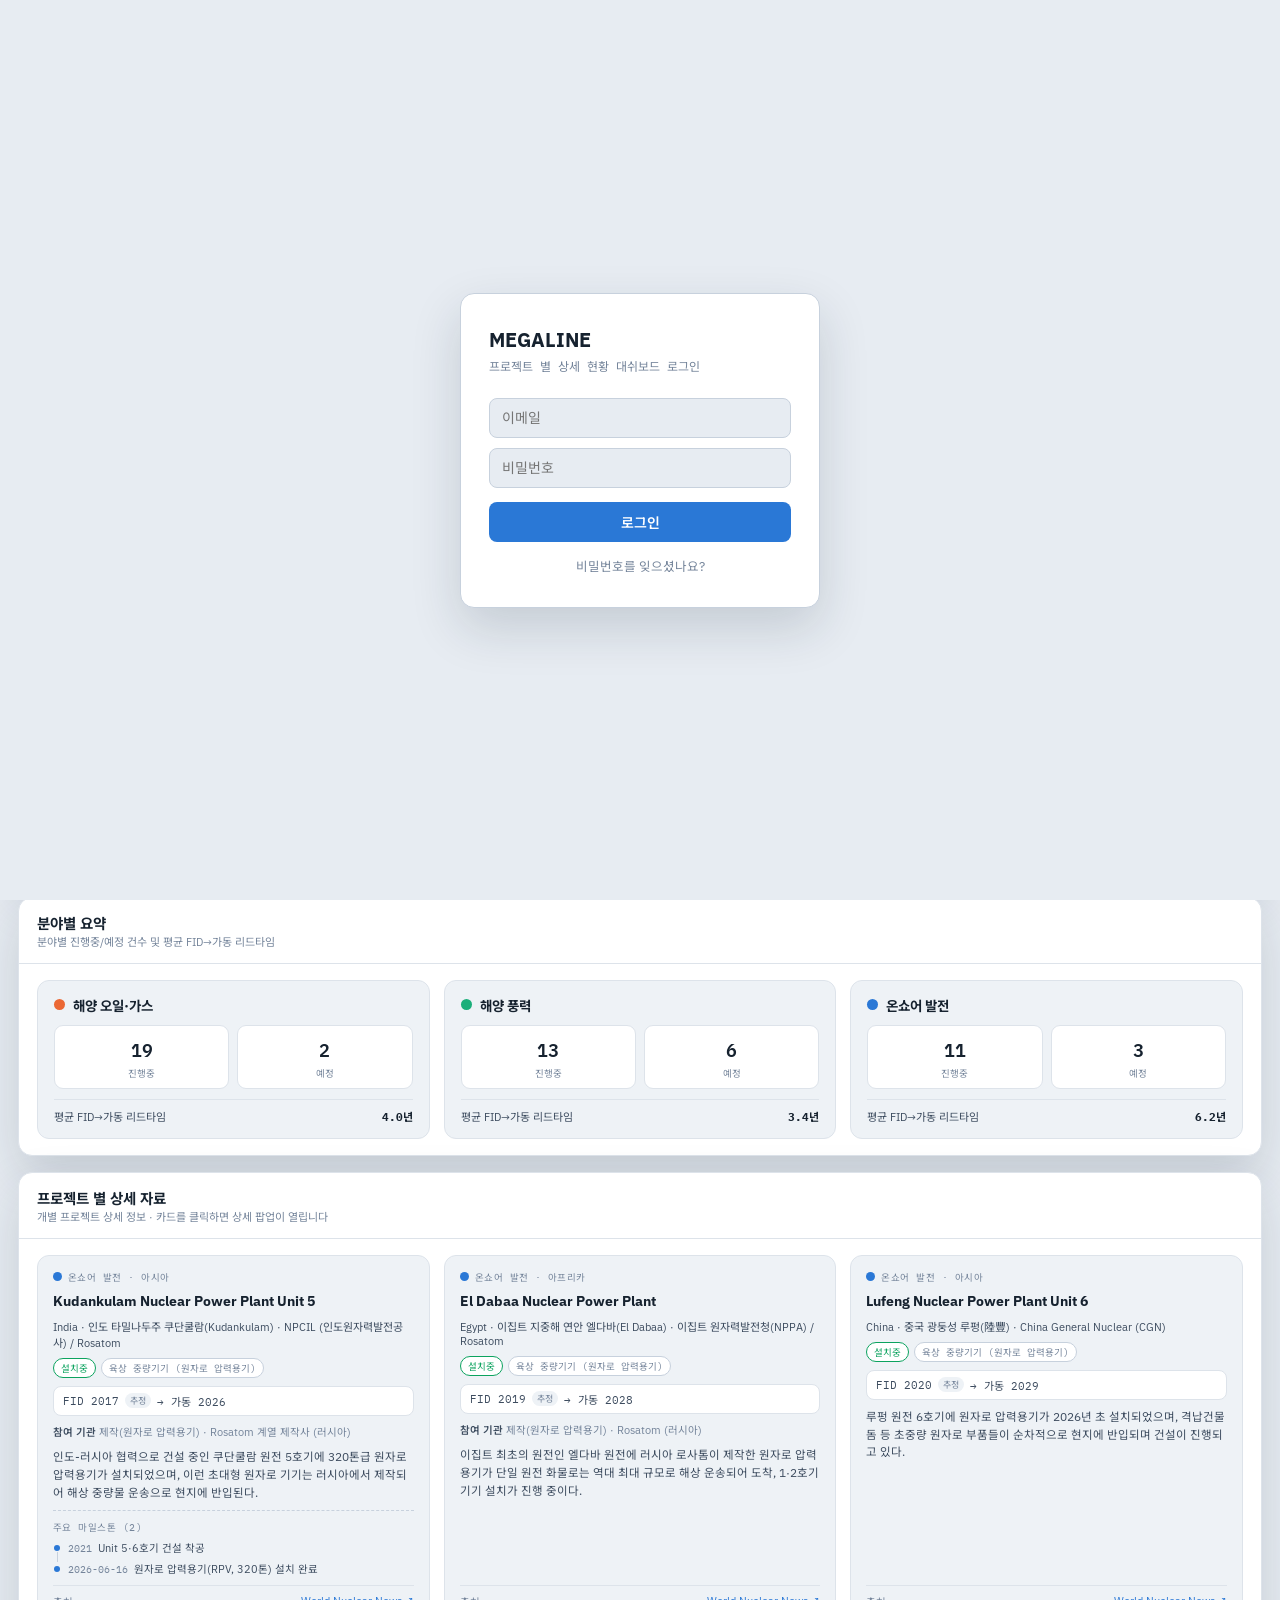
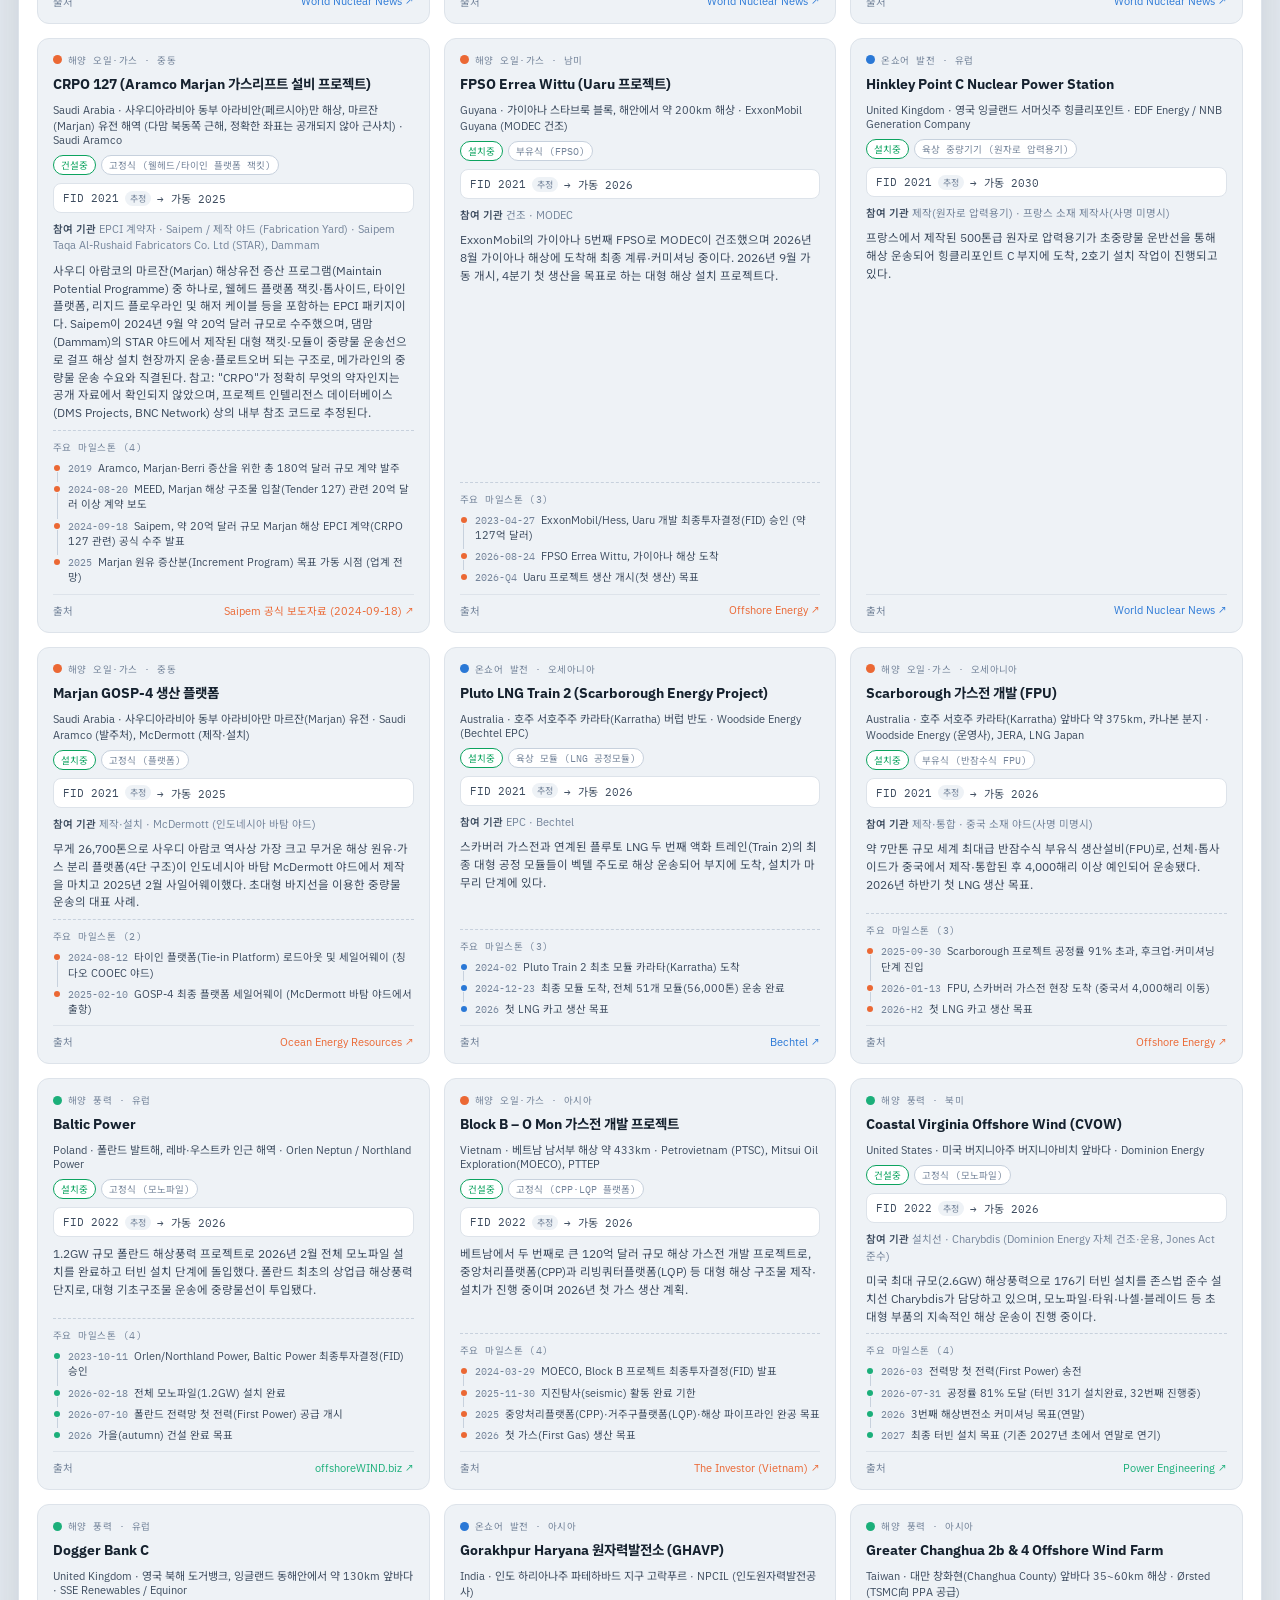
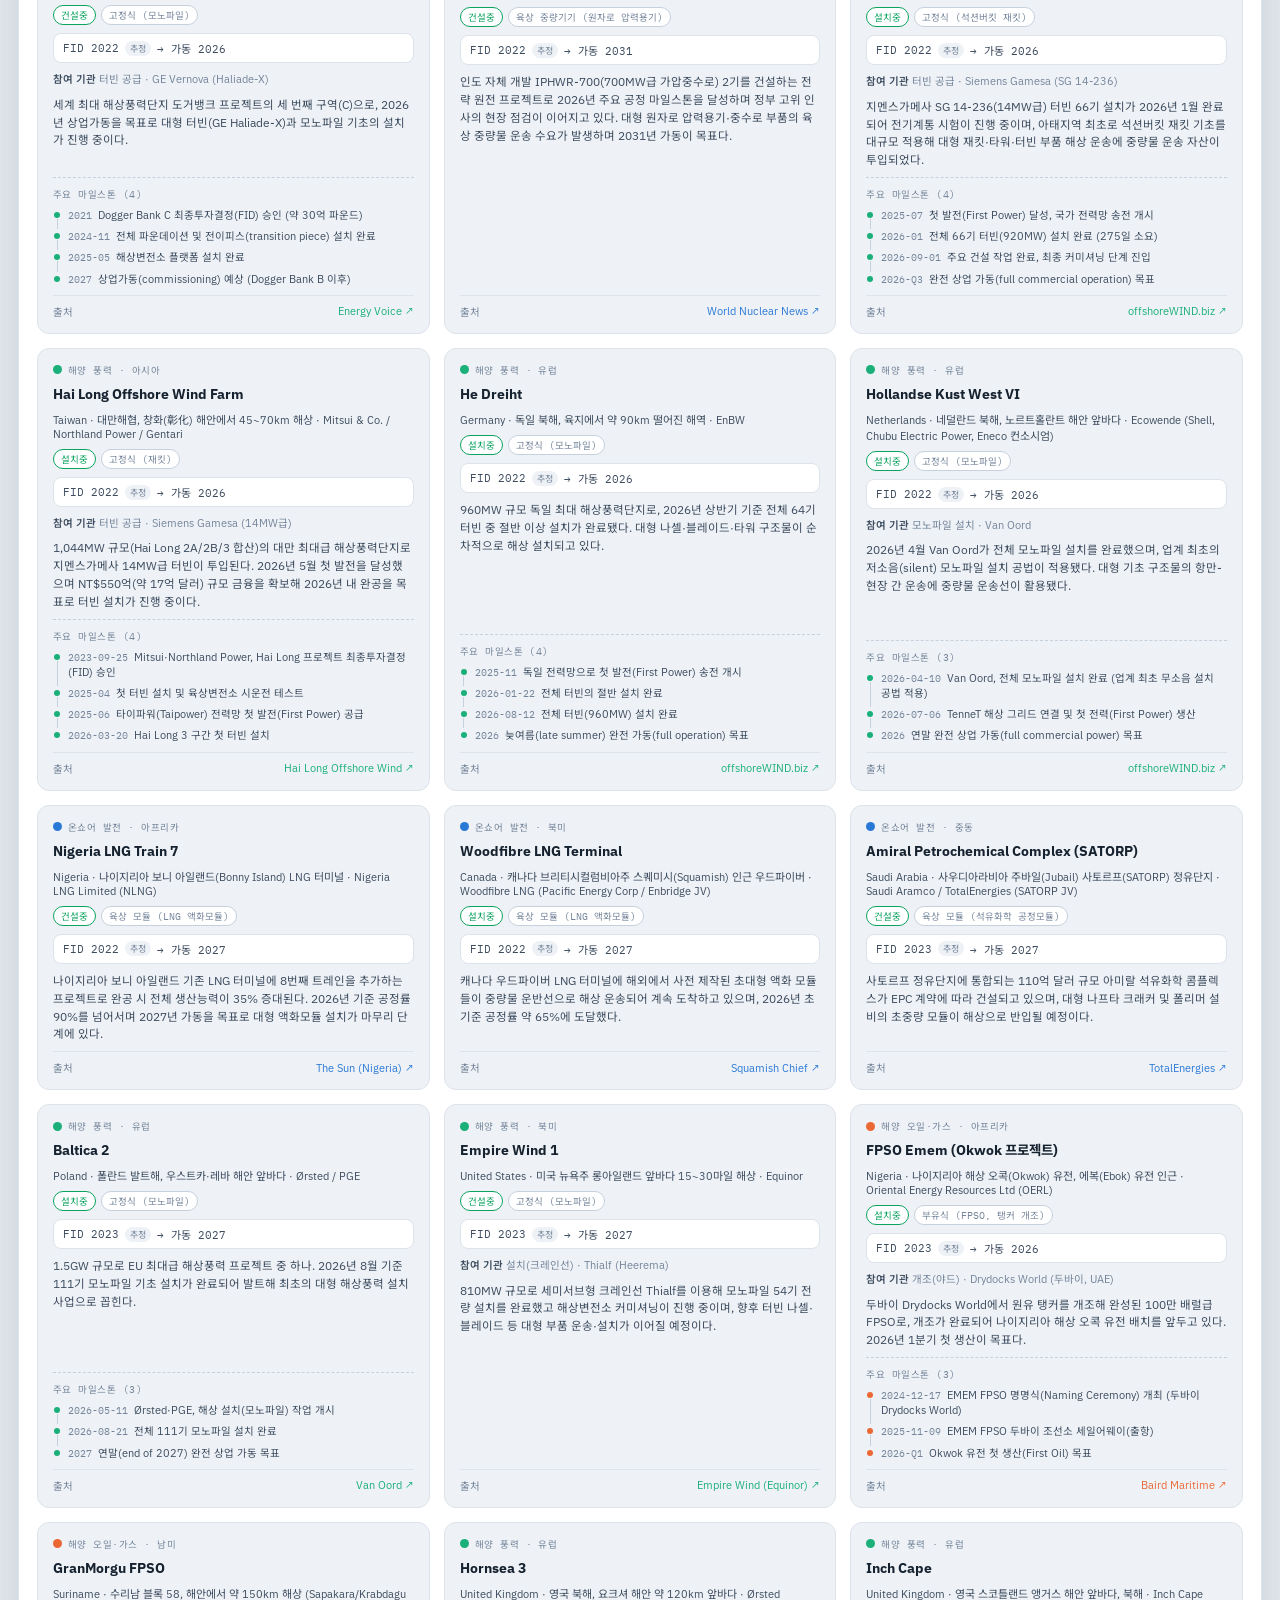
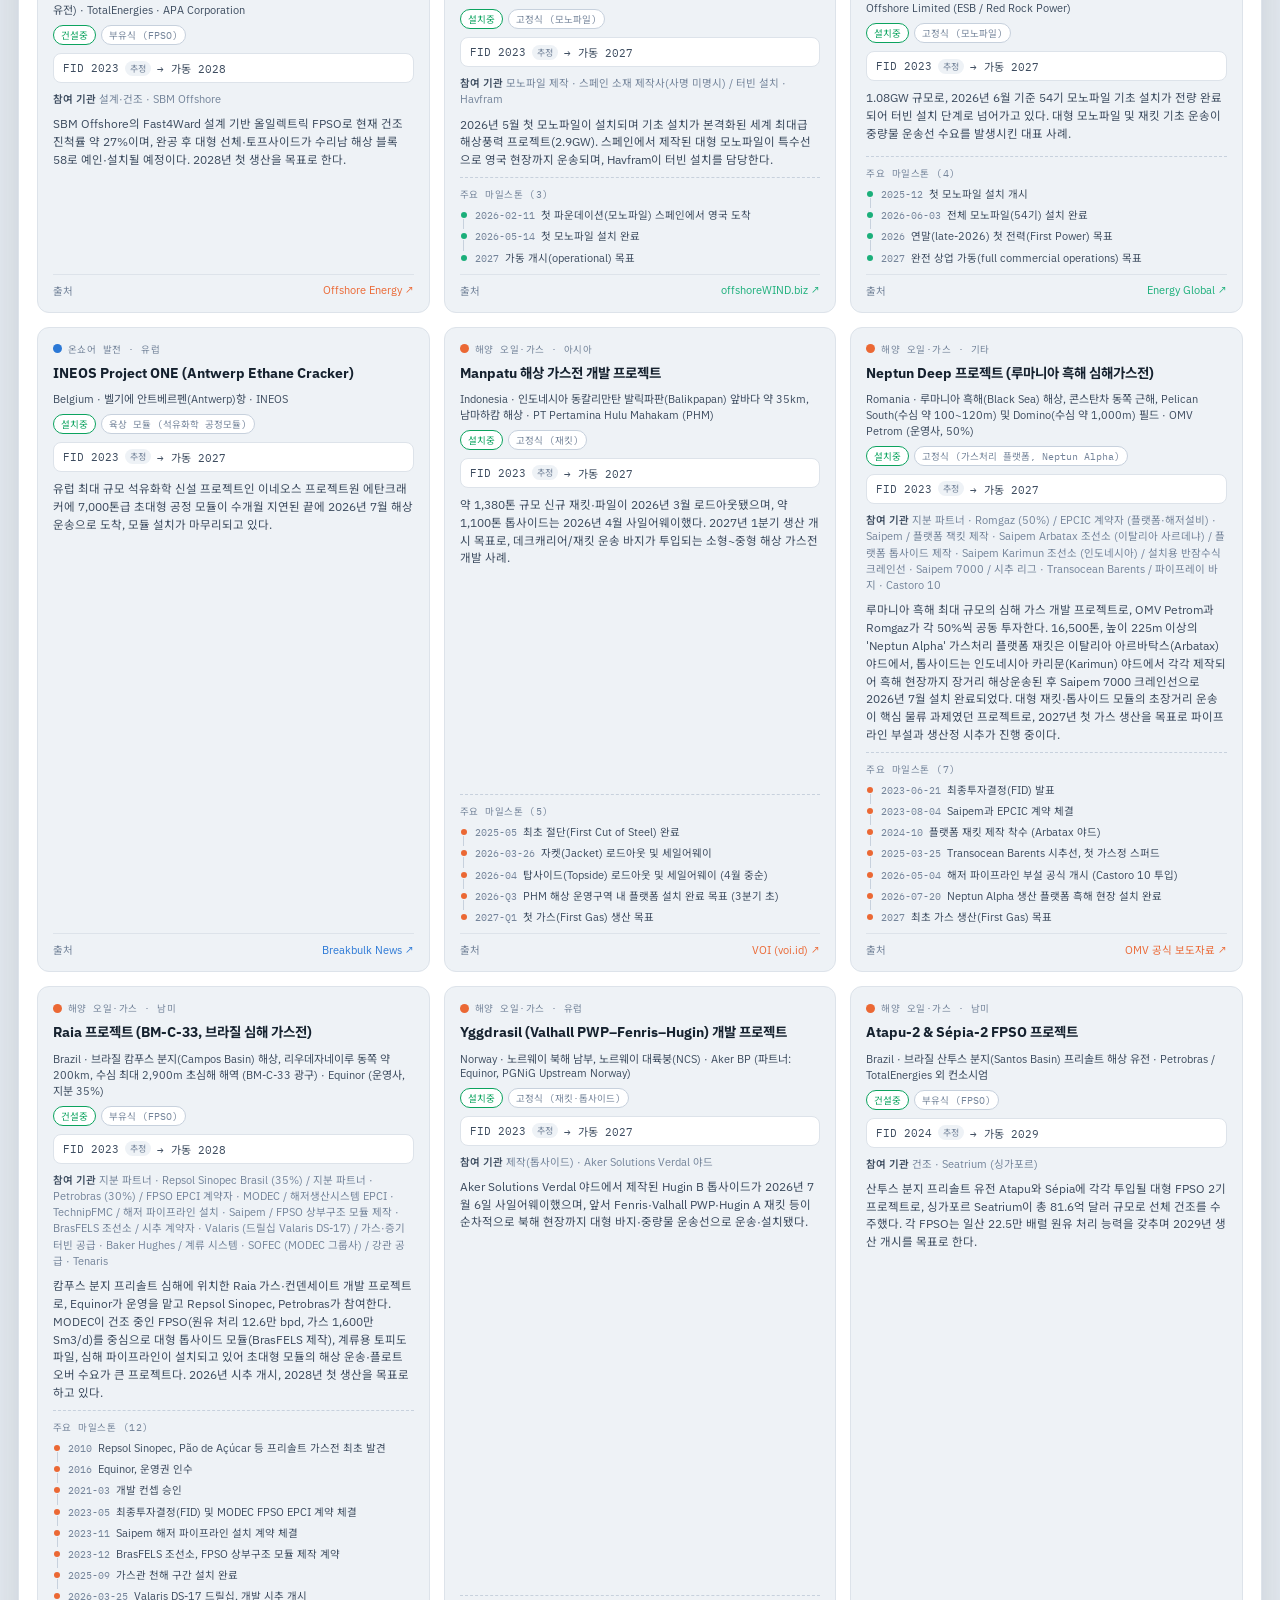
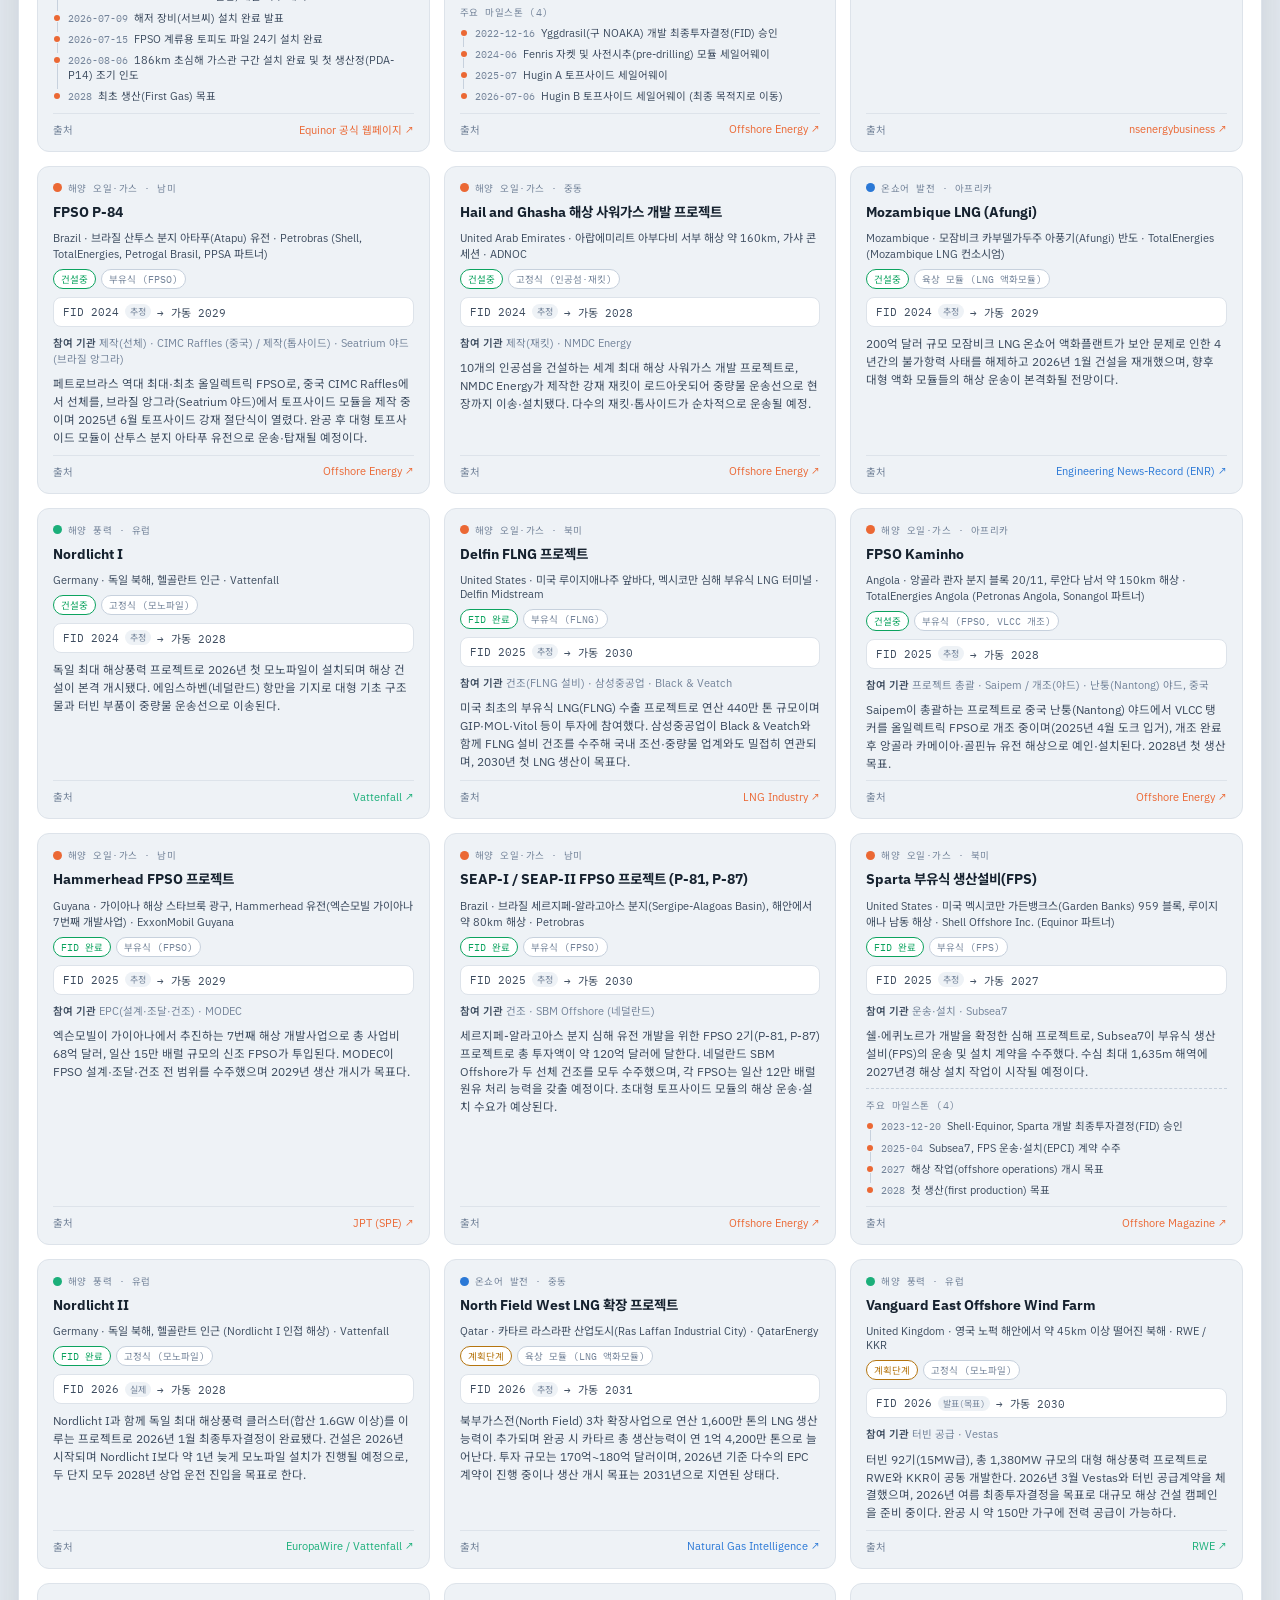
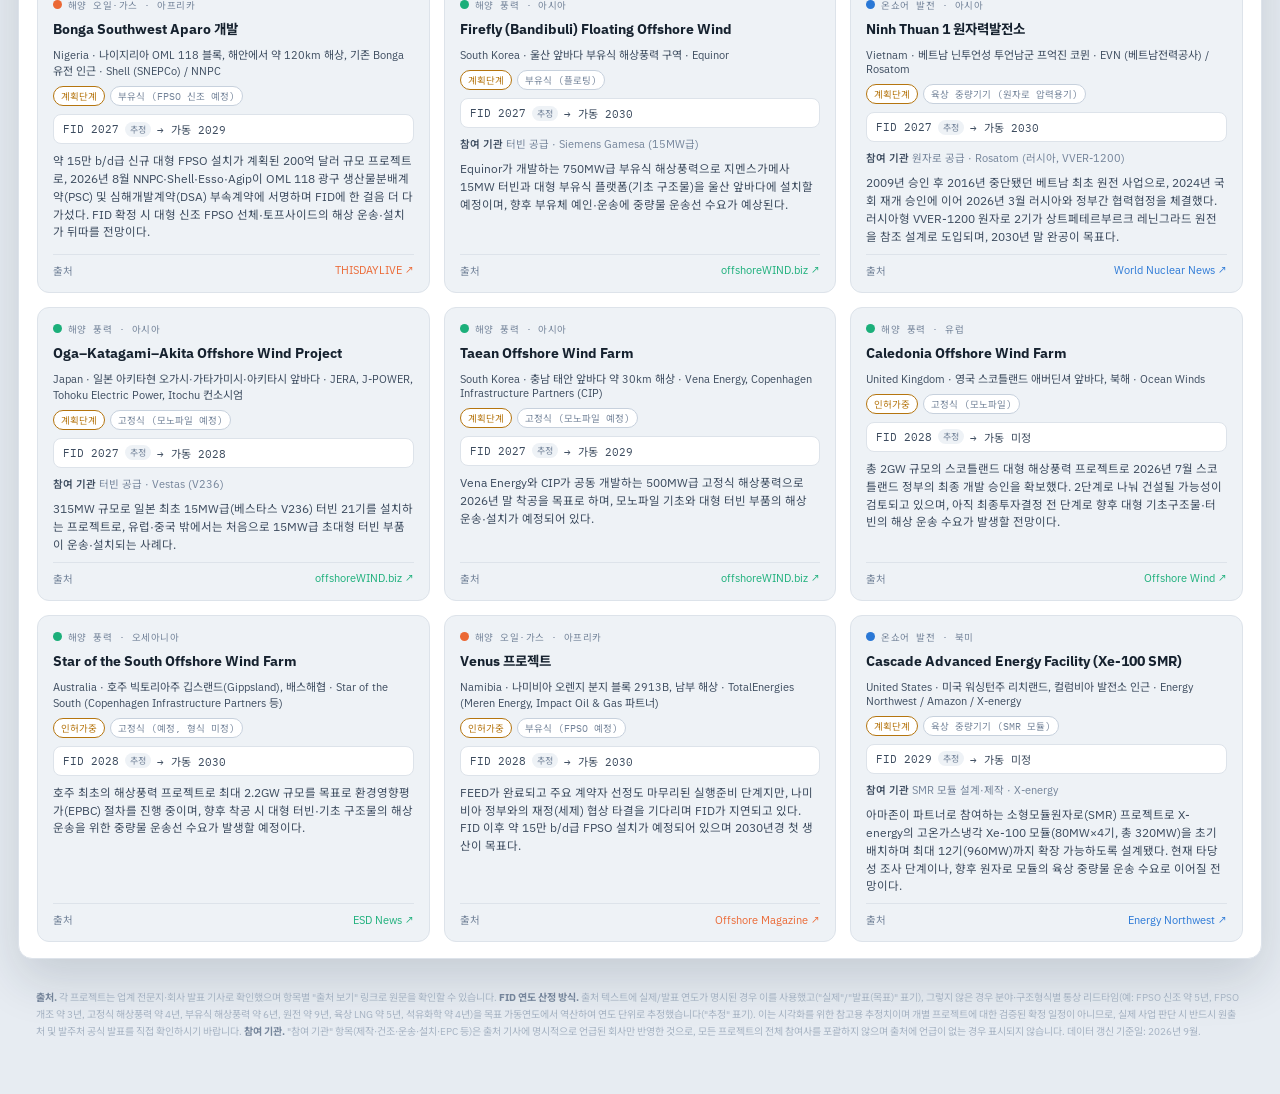
<file: schedule_index 2026-10-19.html>
<!doctype html>
<html lang="ko">
<head>
<meta charset="utf-8"/>
<meta name="viewport" content="width=device-width, initial-scale=1"/>
<title>프로젝트 별 상세 현황 대쉬보드</title>
<link rel="icon" type="image/svg+xml" href="[data-uri]"/>
<style>html{visibility:hidden;}</style>
<link rel="preconnect" href="https://fonts.googleapis.com">
<link rel="preconnect" href="https://fonts.gstatic.com" crossorigin>
<link href="https://fonts.googleapis.com/css2?family=IBM+Plex+Sans:wght@400;500;600;700&family=IBM+Plex+Mono:wght@400;500;600&family=Noto+Sans+KR:wght@400;500;600;700&display=swap" rel="stylesheet">
<style>.auth-gate{
  position:fixed; inset:0; z-index:9999;
  background:var(--page); display:flex; align-items:center; justify-content:center; padding:24px;
}
.auth-card{
  width:100%; max-width:360px; background:var(--panel); border:1px solid var(--line-strong);
  border-radius:var(--radius); box-shadow:var(--shadow); padding:32px 28px;
}
.auth-brand{ font-family:var(--font-sans); font-weight:700; font-size:20px; color:var(--ink); margin:0 0 4px; }
.auth-sub{ font-family:var(--font-mono); font-size:12px; color:var(--muted); margin:0 0 24px; }
.auth-card input{
  width:100%; box-sizing:border-box; font-family:var(--font-sans); font-size:14px;
  padding:10px 12px; border:1px solid var(--line-strong); border-radius:8px;
  background:var(--page); color:var(--ink); margin-bottom:10px;
}
.auth-card input:focus{ outline:none; border-color:var(--cat-power); }
.auth-card button[type="submit"]{
  width:100%; font-family:var(--font-sans); font-weight:600; font-size:14px;
  color:#fff; background:var(--cat-power); border:none; padding:10px; border-radius:8px;
  cursor:pointer; margin-top:4px;
}
.auth-card button[type="submit"]:hover{ filter:brightness(0.92); }
.auth-card button[type="submit"]:disabled{ opacity:0.6; cursor:default; }
.auth-error{ font-size:12.5px; color:var(--warn); margin:10px 0 0; }
.auth-forgot{ display:block; text-align:center; font-size:12.5px; color:var(--muted); margin-top:14px; text-decoration:none; }
.auth-forgot:hover{ color:var(--cat-power); text-decoration:underline; }

.auth-logout-btn{ color:var(--ink-soft); }
.auth-logout-btn:hover{ background:var(--cat-power); border-color:var(--cat-power); color:#fff; }
</style>
<style>
  :root{
    color-scheme: light;
    --font-sans: "IBM Plex Sans","Noto Sans KR",system-ui,-apple-system,sans-serif;
    --font-mono: "IBM Plex Mono","Noto Sans KR",ui-monospace,monospace;

    --page:        #e7ecf2;
    --stage:       #f4f6f9;
    --panel:       #ffffff;
    --panel-2:     #eef2f6;
    --line:        #dde3ea;
    --line-strong: #c7d1dd;

    --ink:         #16222f;
    --ink-soft:    #3d4c5f;
    --muted:       #74849a;
    --muted-2:     #a5b2c2;

    --cat-oil:     #eb6834;
    --cat-oil-tint:   rgba(235,104,52,.14);
    --cat-wind:    #1baf7a;
    --cat-wind-tint:  rgba(27,175,122,.14);
    --cat-power:   #2a78d6;
    --cat-power-tint: rgba(42,120,214,.14);

    --good:  #0ca35f;
    --warn:  #b5750f;

    --shadow: 0 20px 50px rgba(20,35,55,.16);
    --radius: 14px;
  }

  @media (prefers-color-scheme: dark){
    :root:not([data-theme="light"]){
      color-scheme: dark;
      --page:        #05090f;
      --stage:       #0a1119;
      --panel:       #0e1723;
      --panel-2:     #121d2b;
      --line:        #1c2c3f;
      --line-strong: #2e4258;

      --ink:         #eef3f8;
      --ink-soft:    #b9c6d6;
      --muted:       #6f849c;
      --muted-2:     #4c5f76;

      --cat-oil:     #d95926;
      --cat-oil-tint:   rgba(217,89,38,.16);
      --cat-wind:    #199e70;
      --cat-wind-tint:  rgba(25,158,112,.18);
      --cat-power:   #3987e5;
      --cat-power-tint: rgba(57,135,229,.18);

      --good:  #35c98f;
      --warn:  #e0a54c;
      --shadow: 0 20px 60px rgba(0,0,0,.55);
    }
  }
  :root[data-theme="dark"]{
    color-scheme: dark;
    --page:        #05090f;
    --stage:       #0a1119;
    --panel:       #0e1723;
    --panel-2:     #121d2b;
    --line:        #1c2c3f;
    --line-strong: #2e4258;

    --ink:         #eef3f8;
    --ink-soft:    #b9c6d6;
    --muted:       #6f849c;
    --muted-2:     #4c5f76;

    --cat-oil:     #d95926;
    --cat-oil-tint:   rgba(217,89,38,.16);
    --cat-wind:    #199e70;
    --cat-wind-tint:  rgba(25,158,112,.18);
    --cat-power:   #3987e5;
    --cat-power-tint: rgba(57,135,229,.18);

    --good:  #35c98f;
    --warn:  #e0a54c;
    --shadow: 0 20px 60px rgba(0,0,0,.55);
  }

  *{box-sizing:border-box;}
  html,body{margin:0;padding:0;}
  body{
    background: var(--page);
    color: var(--ink);
    font-family: var(--font-sans);
    min-height:100vh;
  }

  a{color:var(--cat-power);}

  .wrap{max-width:1400px;margin:0 auto;padding:18px 18px 40px;}

  /* ---------- header ---------- */
  .head{
    display:flex;
    align-items:center;
    gap:14px;
    flex-wrap:wrap;
    padding: 14px 20px;
    margin-bottom:14px;
    border:1px solid var(--line);
    border-radius: var(--radius);
    background: var(--panel);
    box-shadow: var(--shadow);
  }
  .brand{display:flex;flex-direction:column;gap:2px;min-width:max-content;}
  .brand .eyebrow{
    font-family: var(--font-mono);
    font-size:10.5px;
    letter-spacing:.14em;
    color: var(--muted);
    text-transform:uppercase;
  }
  .brand h1{
    margin:0;
    font-size:18px;
    font-weight:700;
    letter-spacing:-.01em;
    color: var(--ink);
  }
  .brand h1 .sub{
    font-weight:400;
    color: var(--ink-soft);
    font-size:13px;
    margin-left:8px;
  }
  .back-link{
    display:inline-flex;align-items:center;gap:5px;
    font-size:11.5px;color:var(--muted);text-decoration:none;
    padding:5px 10px;border-radius:8px;border:1px solid var(--line-strong);
    white-space:nowrap;
  }
  .back-link:hover{color:var(--ink);border-color:var(--muted);}

  .kpi-row{display:flex;gap:8px;}
  .kpi{
    display:flex;flex-direction:column;align-items:center;justify-content:center;
    padding:5px 14px;border-radius:10px;
    background: var(--panel-2);border:1px solid var(--line);min-width:60px;
  }
  .kpi .n{font-family:var(--font-mono);font-size:16px;font-weight:600;color:var(--ink);line-height:1.1;}
  .kpi .l{font-size:9.5px;color:var(--muted);letter-spacing:.02em;margin-top:2px;white-space:nowrap;}

  .head-spacer{flex:1 1 auto;}
  .head-controls{display:flex;align-items:center;gap:8px;flex:0 0 auto;}
  .icon-btn{
    width:34px;height:34px;border-radius:10px;flex:0 0 auto;
    border:1px solid var(--line-strong);
    background:var(--panel);color:var(--ink-soft);cursor:pointer;
    display:flex;align-items:center;justify-content:center;
    transition:color .12s ease, border-color .12s ease;
  }
  .icon-btn:hover{color:var(--ink);border-color:var(--muted);}
  .icon-btn svg{width:16px;height:16px;}
  .icon-btn .moon{display:none;}
  :root[data-theme="dark"] .icon-btn .sun{display:none;}
  :root[data-theme="dark"] .icon-btn .moon{display:block;}
  @media (prefers-color-scheme: dark){
    :root:not([data-theme="light"]) .icon-btn .sun{display:none;}
    :root:not([data-theme="light"]) .icon-btn .moon{display:block;}
  }

  /* ---------- menu (hamburger) ---------- */
  .menu-wrap{position:relative;}
  .menu-panel{
    position:absolute; top:calc(100% + 8px); right:0;
    background:var(--panel);
    border:1px solid var(--line-strong);
    border-radius:10px;
    padding:8px;
    min-width:200px;
    box-shadow: var(--shadow);
    display:none;
    z-index:60;
  }
  .menu-panel.open{display:block;}
  .menu-panel a{
    display:block;
    padding:8px 10px;
    border-radius:7px;
    font-size:12.5px;
    color:var(--ink-soft);
    text-decoration:none;
  }
  .menu-panel a:hover{background:var(--panel-2);color:var(--ink);}
  .menu-divider{height:1px;background:var(--line);margin:6px 2px;}

  /* ---------- back-to-top ---------- */
  .back-to-top{
    position:fixed; right:22px; bottom:22px; z-index:120;
    width:44px;height:44px;border-radius:50%;
    display:flex;align-items:center;justify-content:center;
    background:var(--panel);border:1px solid var(--line-strong);
    color:var(--ink-soft);cursor:pointer;box-shadow:var(--shadow);
    opacity:0;visibility:hidden;transform:translateY(8px);
    transition:opacity .18s ease, transform .18s ease, visibility .18s;
  }
  .back-to-top.show{opacity:1;visibility:visible;transform:translateY(0);}
  .back-to-top:hover{color:var(--ink);border-color:var(--muted);}
  .back-to-top svg{width:18px;height:18px;}

  /* ---------- filter bar ---------- */
  .filter-bar{
    display:flex;
    align-items:center;
    gap:16px;
    flex-wrap:wrap;
    padding:10px 16px;
    margin-bottom:14px;
    border:1px solid var(--line);
    border-radius: var(--radius);
    background:var(--panel-2);
    font-size:11.5px;
  }
  .filter-group{display:flex;gap:7px;align-items:center;flex-wrap:wrap;}
  .filter-title{font-size:9.5px;color:var(--muted);text-transform:uppercase;letter-spacing:.08em;margin-right:1px;white-space:nowrap;}
  .swatch{
    display:inline-flex;align-items:center;gap:6px;
    padding:5px 10px 5px 8px;
    border-radius:999px;
    border:1px solid var(--line-strong);
    background:var(--panel);
    cursor:pointer;
    user-select:none;
    transition:opacity .15s ease, border-color .15s ease;
    font-size:11px;
    color:var(--ink-soft);
    white-space:nowrap;
  }
  .swatch:hover{border-color:var(--muted);}
  .swatch.off{opacity:.35;}
  .dot{width:9px;height:9px;border-radius:50%;flex:0 0 auto;}
  .dot.oil{background:var(--cat-oil);}
  .dot.wind{background:var(--cat-wind);}
  .dot.power{background:var(--cat-power);}
  .filter-sep{width:1px;align-self:stretch;background:var(--line-strong);margin:0 2px;}
  .search-input{
    padding:6px 10px;
    border-radius:8px;
    border:1px solid var(--line-strong);
    background:var(--panel);
    color:var(--ink);
    font-family:var(--font-sans);
    font-size:12px;
    min-width:180px;
  }
  .search-input::placeholder{color:var(--muted);}
  .search-input:focus{outline:none;border-color:var(--muted);}

  /* ---------- panels ---------- */
  .panel{
    border:1px solid var(--line);
    border-radius: var(--radius);
    background:var(--panel);
    box-shadow: var(--shadow);
    margin-bottom:16px;
    overflow:hidden;
  }
  .panel-head{
    display:flex;align-items:center;gap:10px;flex-wrap:wrap;
    padding:14px 18px;border-bottom:1px solid var(--line);
  }
  .panel-title{font-size:14.5px;font-weight:700;color:var(--ink);}
  .panel-sub{font-size:11px;color:var(--muted);}
  .panel-head-spacer{flex:1 1 auto;}
  .info-icon{
    display:inline-flex;align-items:center;justify-content:center;
    width:15px;height:15px;border-radius:50%;
    background:var(--panel-2);border:1px solid var(--line-strong);
    color:var(--muted);font-size:10px;font-style:normal;cursor:help;
    position:relative;
  }
  .info-icon .info-pop{
    display:none;position:absolute;bottom:calc(100% + 7px);right:-8px;
    width:240px;background:var(--panel);border:1px solid var(--line-strong);
    border-radius:9px;box-shadow:var(--shadow);padding:9px 11px;
    font-size:11px;line-height:1.55;color:var(--ink-soft);cursor:auto;z-index:40;
  }
  .info-icon:hover .info-pop, .info-icon:focus .info-pop{display:block;}

  /* ---------- Gantt ---------- */
  .gantt-scroll{overflow-x:auto;overflow-y:auto;max-height:640px;}
  .gantt-inner{min-width:900px;position:relative;}
  .gantt-axis{
    display:flex;position:sticky;top:0;z-index:30;
    background:var(--panel);border-bottom:1px solid var(--line-strong);
  }
  .gantt-label-col{
    flex:0 0 220px;padding:8px 14px;
    font-family:var(--font-mono);font-size:9.5px;color:var(--muted);
    letter-spacing:.06em;text-transform:uppercase;
    position:sticky;left:0;background:var(--panel);z-index:3;
    border-right:1px solid var(--line);
    display:flex;align-items:center;
  }
  /* The sticky year-axis header (above) must always paint above every row's
     (and every group header's) label column as the table scrolls vertically
     inside .gantt-scroll -- otherwise a scrolled-up row's label column (also
     position:sticky, but only for horizontal/left scrolling) ends up with a
     HIGHER z-index than the axis and visually overlaps/covers it instead of
     disappearing behind it (2026-09-08 bug: Jeffrey reported the header
     getting covered while scrolling). Give the axis's own label cell the
     highest z-index in this stack so it always wins. */
  .gantt-axis .gantt-label-col{z-index:31;}
  .gantt-years{flex:1 1 auto;position:relative;height:32px;}
  .gantt-year-tick{
    position:absolute;top:0;bottom:0;
    font-family:var(--font-mono);font-size:10px;color:var(--muted);
    display:flex;align-items:center;padding-left:4px;
    border-left:1px solid var(--line);
  }
  .gantt-today-line{
    position:absolute;top:0;bottom:0;width:0;border-left:2px dashed var(--warn);z-index:5;
  }
  .gantt-today-label{
    position:absolute;top:2px;font-family:var(--font-mono);font-size:9px;color:var(--warn);
    white-space:nowrap;transform:translateX(4px);z-index:6;
  }
  .gantt-group-header{
    display:flex;
    background:var(--panel-2);
    border-bottom:1px solid var(--line);
  }
  .gantt-group-header .gantt-label-col{
    background:var(--panel-2);position:sticky;left:0;
    font-size:11px;font-weight:600;color:var(--ink-soft);text-transform:none;letter-spacing:0;
    gap:6px;
  }
  .gantt-row{display:flex;border-bottom:1px solid var(--line);}
  .gantt-row:hover{background:var(--panel-2);}
  .gantt-row .gantt-label-col{
    background:inherit;font-family:var(--font-sans);font-size:11.5px;color:var(--ink);
    text-transform:none;letter-spacing:0;flex-direction:column;align-items:flex-start;
    justify-content:center;gap:2px;cursor:pointer;
  }
  .gantt-row:hover .gantt-label-col{background:var(--panel-2);}
  .grow-name{overflow:hidden;text-overflow:ellipsis;white-space:nowrap;max-width:192px;font-weight:500;}
  .grow-meta{font-size:9.5px;color:var(--muted);font-family:var(--font-mono);}
  .gantt-track{flex:1 1 auto;position:relative;height:38px;}
  .gantt-bar{
    position:absolute;top:9px;height:20px;border-radius:6px;
    display:flex;align-items:center;
    font-family:var(--font-mono);font-size:9.5px;color:#fff;
    padding:0 7px;white-space:nowrap;overflow:hidden;cursor:pointer;
    box-shadow:0 1px 2px rgba(0,0,0,.15);
  }
  .gantt-bar.cat-oil{background:var(--cat-oil);}
  .gantt-bar.cat-wind{background:var(--cat-wind);}
  .gantt-bar.cat-power{background:var(--cat-power);}
  .gantt-bar.future{opacity:.55;border:1.5px dashed rgba(255,255,255,.7);}
  .gantt-bar.unknown-end{
    background-image:repeating-linear-gradient(135deg, rgba(255,255,255,.35) 0 6px, transparent 6px 12px);
  }
  .gantt-bar:hover, .gantt-bar.pinned{filter:brightness(1.08);outline:2px solid var(--ink);outline-offset:1px;}

  /* ---------- tooltip (shared) ---------- */
  .tooltip{
    position:fixed;
    width:min(300px, calc(100vw - 24px));
    max-height: min(70vh, 420px);
    overflow-y:auto;
    background:var(--panel);
    border:1px solid var(--line-strong);
    border-radius:12px;
    padding:13px 14px 12px;
    box-shadow: var(--shadow);
    opacity:0;
    visibility:hidden;
    transform: translateY(4px) scale(.97);
    transition: opacity .14s ease, transform .14s ease;
    z-index:200;
    font-size:12px;
  }
  .tooltip.show{opacity:1;visibility:visible;transform:translateY(0) scale(1);}
  .tt-cat{
    display:inline-flex;align-items:center;gap:5px;
    font-family:var(--font-mono);font-size:9.5px;letter-spacing:.06em;text-transform:uppercase;
    color:var(--muted);margin-bottom:6px;
  }
  .tt-cat .dot{width:7px;height:7px;}
  .tt-name{font-size:14px;font-weight:600;color:var(--ink);line-height:1.35;margin-bottom:4px;}
  .tt-name.tt-name-link{cursor:pointer;display:flex;align-items:baseline;gap:5px;}
  .tt-name.tt-name-link:hover{color:var(--tt-accent, var(--ink));text-decoration:underline;}
  .tt-name.tt-name-link .tt-name-arrow{font-size:11px;font-weight:500;color:var(--muted);white-space:nowrap;}
  .tt-name.tt-name-link:hover .tt-name-arrow{color:var(--tt-accent, var(--muted));}
  .tt-loc{font-size:11px;color:var(--ink-soft);margin-bottom:9px;}
  .tt-row{display:flex;justify-content:space-between;gap:10px;font-size:11px;padding:5px 0;border-top:1px solid var(--line);}
  .tt-row .k{color:var(--muted);white-space:nowrap;}
  .tt-row .v{color:var(--ink-soft);text-align:right;}
  .tt-badge{
    display:inline-flex;align-items:center;gap:5px;padding:2px 8px;border-radius:999px;
    font-size:10px;font-weight:500;background:var(--panel-2);border:1px solid var(--line-strong);color:var(--ink-soft);
  }
  .tt-stake{font-size:11px;color:var(--ink-soft);padding-top:9px;margin-top:5px;border-top:1px solid var(--line);}
  .tt-stake .k{color:var(--muted);display:block;margin-bottom:5px;}
  .tt-stake ul{margin:0;padding-left:16px;}
  .tt-stake li{margin-bottom:3px;line-height:1.4;}
  .tt-desc{font-size:11.5px;color:var(--ink-soft);line-height:1.55;margin-top:9px;padding-top:9px;border-top:1px solid var(--line);}
  .tt-note{font-size:10.5px;color:var(--muted);line-height:1.5;margin-top:8px;padding:7px 9px;background:var(--panel-2);border-radius:8px;}
  .tt-src{display:flex;align-items:center;justify-content:space-between;margin-top:10px;padding-top:9px;border-top:1px solid var(--line);font-size:11px;}
  .tt-src a{text-decoration:none;font-weight:500;}
  .tt-src a:hover{text-decoration:underline;}
  .tt-close{position:absolute;top:8px;right:8px;background:none;border:none;color:var(--muted);cursor:pointer;font-size:16px;line-height:1;padding:4px;}
  .tt-close:hover{color:var(--ink);}

  /* ---------- 분야별 요약 ---------- */
  .summary-grid{display:grid;grid-template-columns:repeat(3, 1fr);gap:14px;padding:16px 18px;}
  .summary-card{border:1px solid var(--line);border-radius:12px;padding:14px 16px;background:var(--panel-2);}
  .summary-card .sc-head{display:flex;align-items:center;gap:8px;margin-bottom:10px;}
  .summary-card .sc-head .dot{width:11px;height:11px;}
  .summary-card .sc-head .lbl{font-weight:700;font-size:13.5px;color:var(--ink);}
  .sc-stats{display:grid;grid-template-columns:1fr 1fr;gap:8px;margin-bottom:10px;}
  .sc-stat{background:var(--panel);border:1px solid var(--line);border-radius:9px;padding:8px;text-align:center;}
  .sc-stat .num{font-family:var(--font-mono);font-size:18px;font-weight:600;color:var(--ink);}
  .sc-stat .lbl{font-size:9.5px;color:var(--muted);margin-top:2px;}
  .sc-lead{font-size:11px;color:var(--ink-soft);display:flex;justify-content:space-between;padding-top:8px;border-top:1px solid var(--line);}
  .sc-lead b{color:var(--ink);font-family:var(--font-mono);}

  /* ---------- 상세 카드 ---------- */
  .card-grid{display:grid;grid-template-columns:repeat(3, 1fr);gap:14px;padding:16px 18px;}
  .pcard{border:1px solid var(--line);border-radius:12px;padding:14px 15px;background:var(--panel-2);display:flex;flex-direction:column;gap:8px;scroll-margin-top:88px;transition:border-color .25s,box-shadow .25s;}
  .pcard.flash{animation:pcardFlash 1.6s ease-out;}
  @keyframes pcardFlash{
    0%{border-color:var(--flash-color, #2f7fd6);box-shadow:0 0 0 3px color-mix(in srgb, var(--flash-color, #2f7fd6) 45%, transparent);}
    100%{border-color:var(--line);box-shadow:0 0 0 0 transparent;}
  }
  .pcard .pc-cat{display:flex;align-items:center;gap:6px;font-family:var(--font-mono);font-size:9.5px;letter-spacing:.05em;text-transform:uppercase;color:var(--muted);}
  .pcard .pc-name{font-size:13.5px;font-weight:700;color:var(--ink);line-height:1.35;}
  .pcard .pc-loc{font-size:11px;color:var(--ink-soft);}
  .pcard .pc-tags{display:flex;gap:5px;flex-wrap:wrap;}
  .pc-tag{font-family:var(--font-mono);font-size:9.5px;padding:2px 7px;border-radius:999px;background:var(--panel);border:1px solid var(--line-strong);color:var(--muted);white-space:nowrap;}
  .pc-tag.stage-active{color:var(--good);border-color:var(--good);}
  .pc-tag.stage-future{color:var(--warn);border-color:var(--warn);}
  .pcard .pc-sched{display:flex;align-items:center;gap:6px;font-family:var(--font-mono);font-size:11px;color:var(--ink-soft);background:var(--panel);border:1px solid var(--line);border-radius:8px;padding:6px 9px;}
  .pcard .pc-sched .fid-type{font-size:9px;padding:1px 5px;border-radius:999px;background:var(--panel-2);color:var(--muted);}
  .pcard .pc-stake{font-size:10.5px;color:var(--muted);line-height:1.55;}
  .pcard .pc-stake b{color:var(--ink-soft);font-weight:600;}
  .pcard .pc-milestone{border-top:1px dashed var(--line-strong);padding-top:9px;}
  .pcard .pcm-head{font-family:var(--font-mono);font-size:9.5px;letter-spacing:.05em;text-transform:uppercase;color:var(--muted);margin-bottom:7px;}
  .pcard .pcm-list{list-style:none;margin:0;padding:0;}
  .pcard .pcm-list li{position:relative;padding-left:15px;margin-bottom:6px;font-size:10.5px;line-height:1.45;}
  .pcard .pcm-list li:last-child{margin-bottom:0;}
  .pcard .pcm-list li::before{content:'';position:absolute;left:1px;top:4px;width:6px;height:6px;border-radius:50%;background:var(--dot-color, var(--ink-soft));}
  .pcard .pcm-list li::after{content:'';position:absolute;left:3.5px;top:11px;bottom:-6px;width:1px;background:var(--line-strong);}
  .pcard .pcm-list li:last-child::after{display:none;}
  .pcard .pcm-date{font-family:var(--font-mono);font-size:9.5px;color:var(--muted);margin-right:6px;}
  .pcard .pcm-label{color:var(--ink-soft);}
  .pcard .pc-desc{font-size:11.5px;color:var(--ink-soft);line-height:1.55;flex:1 1 auto;}
  .pcard .pc-src{font-size:10.5px;padding-top:8px;border-top:1px solid var(--line);display:flex;justify-content:space-between;align-items:center;}
  .pcard .pc-src a{text-decoration:none;}
  .pcard .pc-src a:hover{text-decoration:underline;}
  .hidden-by-filter{display:none !important;}
  .list-empty{padding:26px 12px;text-align:center;font-size:11.5px;color:var(--muted);display:none;}
  .list-empty.show{display:block;}

  .foot-note{font-size:10px;color:var(--muted-2);line-height:1.7;padding:14px 18px;}
  .foot-note b{color:var(--muted);}

  /* ================= RESPONSIVE ================= */
  @media (max-width: 1180px){
    .kpi-row{display:none;}
    .summary-grid, .card-grid{grid-template-columns:repeat(2, 1fr);}
  }
  @media (max-width: 900px){
    .wrap{padding:12px 10px 30px;}
    .gantt-label-col{flex-basis:150px;}
    .grow-name{max-width:120px;}
    .summary-grid, .card-grid{grid-template-columns:1fr;padding:12px;}
    .brand h1{font-size:15.5px;}
    .brand h1 .sub{display:block;margin-left:0;margin-top:2px;font-size:11.5px;}
  }
  @media (max-width: 560px){
    .head{padding:12px 14px;}
    .brand .eyebrow{display:none;}
    .filter-bar{padding:8px 12px;gap:8px 10px;}
    .filter-title{width:100%;margin:0 0 -2px;}
    .search-input{min-width:0;flex:1 1 100%;}
    .panel-head{padding:12px 14px;}
  }
</style>
</head>
<body>

<div id="authGate" class="auth-gate">
  <div class="auth-card">
    <p class="auth-brand">MEGALINE</p>
    <p class="auth-sub">프로젝트 별 상세 현황 대쉬보드 로그인</p>
    <form id="authForm">
      <input type="email" id="authEmail" placeholder="이메일" autocomplete="username" required>
      <input type="password" id="authPassword" placeholder="비밀번호" autocomplete="current-password" required>
      <button type="submit">로그인</button>
      <p class="auth-error" id="authError" hidden></p>
    </form>
    <a href="#" id="authForgot" class="auth-forgot">비밀번호를 잊으셨나요?</a>
  </div>
</div>
<script>
  // Optimistic reveal: if this browser was signed in last time, show the page
  // immediately instead of waiting for Firebase's async session check (that
  // check still runs via auth-gate.js and will correct this if it was wrong).
  (function () {
    try {
      if (localStorage.getItem("mgProjectMapAuthed") === "1") {
        var g = document.getElementById("authGate");
        if (g) g.style.display = "none";
        document.documentElement.style.visibility = "visible";
      }
    } catch (e) {}
  })();
</script>

<div class="wrap" id="menuPanelAnchor">

  <header class="head">
    <div class="brand">
      <div class="eyebrow">Megaline · Heavy-Lift Market Intelligence</div>
      <h1>프로젝트 별 상세 현황 대쉬보드<span class="sub">예정·진행중 프로젝트 일정 및 상세 현황</span></h1>
    </div>
    <a class="back-link" href="./index.html" title="프로젝트 지도로 이동">
      ← 프로젝트 지도
    </a>
    <div class="kpi-row">
      <div class="kpi"><div class="n">54</div><div class="l">전체</div></div>
      <div class="kpi"><div class="n">43</div><div class="l">진행중</div></div>
      <div class="kpi"><div class="n">11</div><div class="l">예정</div></div>
    </div>
    <div class="head-spacer"></div>
    <div class="head-controls">
      <button class="icon-btn" id="themeToggle" aria-label="라이트/다크 모드 전환" title="라이트/다크 모드 전환">
        <svg class="sun" viewBox="0 0 24 24" fill="none" stroke="currentColor" stroke-width="2" stroke-linecap="round"><circle cx="12" cy="12" r="4.2"/><path d="M12 2.5v2.4M12 19.1v2.4M4.4 4.4l1.7 1.7M17.9 17.9l1.7 1.7M2.5 12h2.4M19.1 12h2.4M4.4 19.6l1.7-1.7M17.9 6.1l1.7-1.7"/></svg>
        <svg class="moon" viewBox="0 0 24 24" fill="none" stroke="currentColor" stroke-width="2" stroke-linecap="round" stroke-linejoin="round"><path d="M20 14.5A8.5 8.5 0 1 1 9.5 4a6.8 6.8 0 0 0 10.5 10.5Z"/></svg>
      </button>
      <div class="menu-wrap">
        <button class="icon-btn" id="menuToggle" aria-label="메뉴" aria-haspopup="true" aria-expanded="false">
          <svg viewBox="0 0 24 24" fill="none" stroke="currentColor" stroke-width="2" stroke-linecap="round"><line x1="4" y1="7" x2="20" y2="7"/><line x1="4" y1="12" x2="20" y2="12"/><line x1="4" y1="17" x2="20" y2="17"/></svg>
        </button>
        <div class="menu-panel" id="menuPanel" role="menu">
          <a href="#" data-action="reset-filters" role="menuitem">필터 초기화</a>
          <a href="#" data-action="only-active" role="menuitem">진행중 프로젝트만 보기</a>
          <a href="#" data-action="only-future" role="menuitem">예정 프로젝트만 보기</a>
          <div class="menu-divider"></div>
          <a href="./index.html" role="menuitem">← 프로젝트 지도로 이동</a>
        </div>
      </div>
    </div>
  </header>

  <div class="filter-bar">
    <div class="filter-group">
      <span class="filter-title">분야</span>
      <span class="swatch" data-filter-cat="offshore_oil_gas"><span class="dot oil"></span>해양 오일·가스</span>
      <span class="swatch" data-filter-cat="offshore_wind"><span class="dot wind"></span>해양 풍력</span>
      <span class="swatch" data-filter-cat="onshore_power"><span class="dot power"></span>온쇼어 발전</span>
    </div>
    <div class="filter-sep"></div>
    <div class="filter-group">
      <span class="filter-title">단계</span>
      <span class="swatch" data-filter-stage="active">진행중(건설·설치·FID완료)</span>
      <span class="swatch" data-filter-stage="future">예정(계획·인허가)</span>
    </div>
    <div class="filter-sep"></div>
    <input type="search" id="searchInput" class="search-input" placeholder="프로젝트·발주처·국가 검색" autocomplete="off">
  </div>

  <!-- ============ 상단: 프로젝트 일정표 (Gantt) ============ -->
  <section class="panel" id="ganttPanel">
    <div class="panel-head">
      <div>
        <div class="panel-title">프로젝트 일정표</div>
        <div class="panel-sub">FID(최종투자결정) ~ 가동(첫 생산/상업운전) 기간 · 분야별 색상 · 점선 테두리는 "예정" 단계</div>
      </div>
      <div class="panel-head-spacer"></div>
      <span class="info-icon" tabindex="0">ⓘ<span class="info-pop">
        FID 연도는 연도 단위 범위로 제공됩니다. 출처에 명시된 실제/발표 연도가 없는 경우
        분야·구조형식별 통상 리드타임을 이용해 추정한 값이며(전체 54건 중 52건 추정),
        막대를 클릭하면 각 값의 근거를 확인할 수 있습니다. 세로 점선은 오늘(2026년) 기준선입니다.
      </span></span>
    </div>
    <div class="gantt-scroll">
      <div class="gantt-inner" id="ganttInner"></div>
    </div>
    <div class="list-empty" id="ganttEmpty">선택한 필터에 해당하는 프로젝트가 없습니다.</div>
  </section>

  <!-- ============ 중단: 분야별 요약 ============ -->
  <section class="panel" id="summaryPanel">
    <div class="panel-head">
      <div>
        <div class="panel-title">분야별 요약</div>
        <div class="panel-sub">분야별 진행중/예정 건수 및 평균 FID→가동 리드타임</div>
      </div>
    </div>
    <div class="summary-grid" id="summaryGrid"></div>
  </section>

  <!-- ============ 하단: 프로젝트 별 상세 자료 ============ -->
  <section class="panel" id="detailPanel">
    <div class="panel-head">
      <div>
        <div class="panel-title">프로젝트 별 상세 자료</div>
        <div class="panel-sub">개별 프로젝트 상세 정보 · 카드를 클릭하면 상세 팝업이 열립니다</div>
      </div>
    </div>
    <div class="card-grid" id="cardGrid"></div>
    <div class="list-empty" id="cardEmpty">선택한 필터에 해당하는 프로젝트가 없습니다.</div>
  </section>

  <div class="foot-note">
    <b>출처.</b> 각 프로젝트는 업계 전문지·회사 발표 기사로 확인했으며 항목별 "출처 보기" 링크로 원문을 확인할 수 있습니다.
    <b>FID 연도 산정 방식.</b> 출처 텍스트에 실제/발표 연도가 명시된 경우 이를 사용했고("실제"/"발표(목표)" 표기),
    그렇지 않은 경우 분야·구조형식별 통상 리드타임(예: FPSO 신조 약 5년, FPSO 개조 약 3년, 고정식 해상풍력 약 4년,
    부유식 해상풍력 약 6년, 원전 약 9년, 육상 LNG 약 5년, 석유화학 약 4년)을 목표 가동연도에서 역산하여 연도 단위로
    추정했습니다("추정" 표기). 이는 시각화를 위한 참고용 추정치이며 개별 프로젝트에 대한 검증된 확정 일정이 아니므로,
    실제 사업 판단 시 반드시 원출처 및 발주처 공식 발표를 직접 확인하시기 바랍니다.
    <b>참여 기관.</b> "참여 기관" 항목(제작·건조·운송·설치·EPC 등)은 출처 기사에 명시적으로 언급된 회사만 반영한
    것으로, 모든 프로젝트의 전체 참여사를 포괄하지 않으며 출처에 언급이 없는 경우 표시되지 않습니다.
    데이터 갱신 기준일: 2026년 9월.
  </div>
</div>

<div class="tooltip" id="tooltip"></div>

<button class="back-to-top" id="backToTop" aria-label="맨 위로 이동" title="맨 위로 이동">
  <svg viewBox="0 0 24 24" fill="none" stroke="currentColor" stroke-width="2" stroke-linecap="round" stroke-linejoin="round"><path d="M12 19V5M5 12l7-7 7 7"/></svg>
</button>

<script>
const PROJECTS = [{"id": "sp0", "name": "FPSO P-84", "category": "offshore_oil_gas", "country": "Brazil", "region": "남미", "location_text": "브라질 산투스 분지 아타푸(Atapu) 유전", "client": "Petrobras (Shell, TotalEnergies, Petrogal Brasil, PPSA 파트너)", "stakeholders": [{"role": "제작(선체)", "name": "CIMC Raffles (중국)"}, {"role": "제작(톱사이드)", "name": "Seatrium 야드 (브라질 앙그라)"}], "milestones": [], "stage_code": "construction", "stage_label": "건설중", "stage_bucket": "active", "feature_tag": "부유식 (FPSO)", "fid_year": 2024, "fid_year_type": "estimated", "fid_year_type_label": "추정", "fid_note": "목표연도 기준 통상 리드타임(5년)을 역산한 추정치", "prod_year": 2029, "prod_year_known": true, "bar_end": 2029, "description_kr": "페트로브라스 역대 최대·최초 올일렉트릭 FPSO로, 중국 CIMC Raffles에서 선체를, 브라질 앙그라(Seatrium 야드)에서 토프사이드 모듈을 제작 중이며 2025년 6월 토프사이드 강재 절단식이 열렸다. 완공 후 대형 토프사이드 모듈이 산투스 분지 아타푸 유전으로 운송·탑재될 예정이다.", "source_name": "Offshore Energy", "source_url": "https://www.offshore-energy.biz/topside-construction-underway-for-petrobras-next-gen-fpso/"}, {"id": "sp1", "name": "FPSO Errea Wittu (Uaru 프로젝트)", "category": "offshore_oil_gas", "country": "Guyana", "region": "남미", "location_text": "가이아나 스타브룩 블록, 해안에서 약 200km 해상", "client": "ExxonMobil Guyana (MODEC 건조)", "stakeholders": [{"role": "건조", "name": "MODEC"}], "milestones": [{"date": "2023-04-27", "label": "ExxonMobil/Hess, Uaru 개발 최종투자결정(FID) 승인 (약 127억 달러)"}, {"date": "2026-08-24", "label": "FPSO Errea Wittu, 가이아나 해상 도착"}, {"date": "2026-Q4", "label": "Uaru 프로젝트 생산 개시(첫 생산) 목표"}], "stage_code": "installation", "stage_label": "설치중", "stage_bucket": "active", "feature_tag": "부유식 (FPSO)", "fid_year": 2021, "fid_year_type": "estimated", "fid_year_type_label": "추정", "fid_note": "목표연도 기준 통상 리드타임(5년)을 역산한 추정치", "prod_year": 2026, "prod_year_known": true, "bar_end": 2026, "description_kr": "ExxonMobil의 가이아나 5번째 FPSO로 MODEC이 건조했으며 2026년 8월 가이아나 해상에 도착해 최종 계류·커미셔닝 중이다. 2026년 9월 가동 개시, 4분기 첫 생산을 목표로 하는 대형 해상 설치 프로젝트다.", "source_name": "Offshore Energy", "source_url": "https://www.offshore-energy.biz/modecs-fpso-reaches-guyana-as-exxonmobils-fifth-oil-project-nears-start-up/"}, {"id": "sp2", "name": "Sparta 부유식 생산설비(FPS)", "category": "offshore_oil_gas", "country": "United States", "region": "북미", "location_text": "미국 멕시코만 가든뱅크스(Garden Banks) 959 블록, 루이지애나 남동 해상", "client": "Shell Offshore Inc. (Equinor 파트너)", "stakeholders": [{"role": "운송·설치", "name": "Subsea7"}], "milestones": [{"date": "2023-12-20", "label": "Shell·Equinor, Sparta 개발 최종투자결정(FID) 승인"}, {"date": "2025-04", "label": "Subsea7, FPS 운송·설치(EPCI) 계약 수주"}, {"date": "2027", "label": "해상 작업(offshore operations) 개시 목표"}, {"date": "2028", "label": "첫 생산(first production) 목표"}], "stage_code": "fid", "stage_label": "FID 완료", "stage_bucket": "active", "feature_tag": "부유식 (FPS)", "fid_year": 2025, "fid_year_type": "estimated", "fid_year_type_label": "추정", "fid_note": "FID 완료 단계이나 정확한 발표 연도가 출처에 명시되지 않아 최근 시점으로 추정", "prod_year": 2027, "prod_year_known": true, "bar_end": 2027, "description_kr": "쉘·에퀴노르가 개발을 확정한 심해 프로젝트로, Subsea7이 부유식 생산설비(FPS)의 운송 및 설치 계약을 수주했다. 수심 최대 1,635m 해역에 2027년경 해상 설치 작업이 시작될 예정이다.", "source_name": "Offshore Magazine", "source_url": "https://www.offshore-mag.com/regional-reports/us-gulf-of-mexico/news/55280079/subsea7-to-install-floating-platform-for-deepwater-sparta-project"}, {"id": "sp3", "name": "GranMorgu FPSO", "category": "offshore_oil_gas", "country": "Suriname", "region": "남미", "location_text": "수리남 블록 58, 해안에서 약 150km 해상 (Sapakara/Krabdagu 유전)", "client": "TotalEnergies · APA Corporation", "stakeholders": [{"role": "설계·건조", "name": "SBM Offshore"}], "milestones": [], "stage_code": "construction", "stage_label": "건설중", "stage_bucket": "active", "feature_tag": "부유식 (FPSO)", "fid_year": 2023, "fid_year_type": "estimated", "fid_year_type_label": "추정", "fid_note": "목표연도 기준 통상 리드타임(5년)을 역산한 추정치", "prod_year": 2028, "prod_year_known": true, "bar_end": 2028, "description_kr": "SBM Offshore의 Fast4Ward 설계 기반 올일렉트릭 FPSO로 현재 건조 진척률 약 27%이며, 완공 후 대형 선체·토프사이드가 수리남 해상 블록 58로 예인·설치될 예정이다. 2028년 첫 생산을 목표로 한다.", "source_name": "Offshore Energy", "source_url": "https://www.offshore-energy.biz/sbm-offshores-suriname-bound-fpso-for-totalenergies-12-2b-oil-project-starts-taking-shape/"}, {"id": "sp4", "name": "FPSO Kaminho", "category": "offshore_oil_gas", "country": "Angola", "region": "아프리카", "location_text": "앙골라 콴자 분지 블록 20/11, 루안다 남서 약 150km 해상", "client": "TotalEnergies Angola (Petronas Angola, Sonangol 파트너)", "stakeholders": [{"role": "프로젝트 총괄", "name": "Saipem"}, {"role": "개조(야드)", "name": "난퉁(Nantong) 야드, 중국"}], "milestones": [], "stage_code": "construction", "stage_label": "건설중", "stage_bucket": "active", "feature_tag": "부유식 (FPSO, VLCC 개조)", "fid_year": 2025, "fid_year_type": "estimated", "fid_year_type_label": "추정", "fid_note": "목표연도 기준 통상 리드타임(3년)을 역산한 추정치", "prod_year": 2028, "prod_year_known": true, "bar_end": 2028, "description_kr": "Saipem이 총괄하는 프로젝트로 중국 난퉁(Nantong) 야드에서 VLCC 탱커를 올일렉트릭 FPSO로 개조 중이며(2025년 4월 도크 입거), 개조 완료 후 앙골라 카메이아·골핀뉴 유전 해상으로 예인·설치된다. 2028년 첫 생산 목표.", "source_name": "Offshore Energy", "source_url": "https://www.offshore-energy.biz/all-electric-fpso-for-totalenergies-angolan-project-starts-taking-shape-in-china/"}, {"id": "sp5", "name": "Venus 프로젝트", "category": "offshore_oil_gas", "country": "Namibia", "region": "아프리카", "location_text": "나미비아 오렌지 분지 블록 2913B, 남부 해상", "client": "TotalEnergies (Meren Energy, Impact Oil & Gas 파트너)", "stakeholders": [], "milestones": [], "stage_code": "permitting", "stage_label": "인허가중", "stage_bucket": "future", "feature_tag": "부유식 (FPSO 예정)", "fid_year": 2028, "fid_year_type": "estimated", "fid_year_type_label": "추정", "fid_note": "FID 이전 단계(인허가중) — 통상 리드타임 역산값이 이미 지났으므로 향후 시점으로 추정", "prod_year": 2030, "prod_year_known": true, "bar_end": 2030, "description_kr": "FEED가 완료되고 주요 계약자 선정도 마무리된 실행준비 단계지만, 나미비아 정부와의 재정(세제) 협상 타결을 기다리며 FID가 지연되고 있다. FID 이후 약 15만 b/d급 FPSO 설치가 예정되어 있으며 2030년경 첫 생산이 목표다.", "source_name": "Offshore Magazine", "source_url": "https://www.offshore-mag.com/field-development/news/55398042/totalenergies-awaits-fiscal-accord-before-venus-fid-offshore-namibia"}, {"id": "sp6", "name": "FPSO Emem (Okwok 프로젝트)", "category": "offshore_oil_gas", "country": "Nigeria", "region": "아프리카", "location_text": "나이지리아 해상 오콕(Okwok) 유전, 에복(Ebok) 유전 인근", "client": "Oriental Energy Resources Ltd (OERL)", "stakeholders": [{"role": "개조(야드)", "name": "Drydocks World (두바이, UAE)"}], "milestones": [{"date": "2024-12-17", "label": "EMEM FPSO 명명식(Naming Ceremony) 개최 (두바이 Drydocks World)"}, {"date": "2025-11-09", "label": "EMEM FPSO 두바이 조선소 세일어웨이(출항)"}, {"date": "2026-Q1", "label": "Okwok 유전 첫 생산(First Oil) 목표"}], "stage_code": "installation", "stage_label": "설치중", "stage_bucket": "active", "feature_tag": "부유식 (FPSO, 탱커 개조)", "fid_year": 2023, "fid_year_type": "estimated", "fid_year_type_label": "추정", "fid_note": "목표연도 기준 통상 리드타임(3년)을 역산한 추정치", "prod_year": 2026, "prod_year_known": true, "bar_end": 2026, "description_kr": "두바이 Drydocks World에서 원유 탱커를 개조해 완성된 100만 배럴급 FPSO로, 개조가 완료되어 나이지리아 해상 오콕 유전 배치를 앞두고 있다. 2026년 1분기 첫 생산이 목표다.", "source_name": "Baird Maritime", "source_url": "https://www.bairdmaritime.com/offshore/vessels-rigs/fposfpsos/vessel-conversion-emem-large-capacity-fpso-to-be-deployed-off-nigeria"}, {"id": "sp7", "name": "Bonga Southwest Aparo 개발", "category": "offshore_oil_gas", "country": "Nigeria", "region": "아프리카", "location_text": "나이지리아 OML 118 블록, 해안에서 약 120km 해상, 기존 Bonga 유전 인근", "client": "Shell (SNEPCo) / NNPC", "stakeholders": [], "milestones": [], "stage_code": "planned", "stage_label": "계획단계", "stage_bucket": "future", "feature_tag": "부유식 (FPSO 신조 예정)", "fid_year": 2027, "fid_year_type": "estimated", "fid_year_type_label": "추정", "fid_note": "FID 이전 단계(계획단계) — 통상 리드타임 역산값이 이미 지났으므로 향후 시점으로 추정", "prod_year": 2029, "prod_year_known": true, "bar_end": 2029, "description_kr": "약 15만 b/d급 신규 대형 FPSO 설치가 계획된 200억 달러 규모 프로젝트로, 2026년 8월 NNPC·Shell·Esso·Agip이 OML 118 광구 생산물분배계약(PSC) 및 심해개발계약(DSA) 부속계약에 서명하며 FID에 한 걸음 더 다가섰다. FID 확정 시 대형 신조 FPSO 선체·토프사이드의 해상 운송·설치가 뒤따를 전망이다.", "source_name": "THISDAYLIVE", "source_url": "https://www.thisdaylive.com/2026/08/24/breaking-nnpc-shell-esso-agip-sign-psc-dsa-addenda-on-21bn-bonga-south-west-aparo-project/"}, {"id": "sp8", "name": "Yggdrasil (Valhall PWP–Fenris–Hugin) 개발 프로젝트", "category": "offshore_oil_gas", "country": "Norway", "region": "유럽", "location_text": "노르웨이 북해 남부, 노르웨이 대륙붕(NCS)", "client": "Aker BP (파트너: Equinor, PGNiG Upstream Norway)", "stakeholders": [{"role": "제작(톱사이드)", "name": "Aker Solutions Verdal 야드"}], "milestones": [{"date": "2022-12-16", "label": "Yggdrasil(구 NOAKA) 개발 최종투자결정(FID) 승인"}, {"date": "2024-06", "label": "Fenris 자켓 및 사전시추(pre-drilling) 모듈 세일어웨이"}, {"date": "2025-07", "label": "Hugin A 토프사이드 세일어웨이"}, {"date": "2026-07-06", "label": "Hugin B 토프사이드 세일어웨이 (최종 목적지로 이동)"}], "stage_code": "installation", "stage_label": "설치중", "stage_bucket": "active", "feature_tag": "고정식 (재킷·톱사이드)", "fid_year": 2023, "fid_year_type": "estimated", "fid_year_type_label": "추정", "fid_note": "목표연도 기준 통상 리드타임(4년)을 역산한 추정치", "prod_year": 2027, "prod_year_known": true, "bar_end": 2027, "description_kr": "Aker Solutions Verdal 야드에서 제작된 Hugin B 톱사이드가 2026년 7월 6일 사일어웨이했으며, 앞서 Fenris·Valhall PWP·Hugin A 재킷 등이 순차적으로 북해 현장까지 대형 바지·중량물 운송선으로 운송·설치됐다.", "source_name": "Offshore Energy", "source_url": "https://www.offshore-energy.biz/north-sea-platform-topside-making-its-way-to-final-destination/"}, {"id": "sp9", "name": "Scarborough 가스전 개발 (FPU)", "category": "offshore_oil_gas", "country": "Australia", "region": "오세아니아", "location_text": "호주 서호주 카라타(Karratha) 앞바다 약 375km, 카나본 분지", "client": "Woodside Energy (운영사), JERA, LNG Japan", "stakeholders": [{"role": "제작·통합", "name": "중국 소재 야드(사명 미명시)"}], "milestones": [{"date": "2025-09-30", "label": "Scarborough 프로젝트 공정률 91% 초과, 후크업·커미셔닝 단계 진입"}, {"date": "2026-01-13", "label": "FPU, 스카버러 가스전 현장 도착 (중국서 4,000해리 이동)"}, {"date": "2026-H2", "label": "첫 LNG 카고 생산 목표"}], "stage_code": "installation", "stage_label": "설치중", "stage_bucket": "active", "feature_tag": "부유식 (반잠수식 FPU)", "fid_year": 2021, "fid_year_type": "estimated", "fid_year_type_label": "추정", "fid_note": "목표연도 기준 통상 리드타임(5년)을 역산한 추정치", "prod_year": 2026, "prod_year_known": true, "bar_end": 2026, "description_kr": "약 7만톤 규모 세계 최대급 반잠수식 부유식 생산설비(FPU)로, 선체·톱사이드가 중국에서 제작·통합된 후 4,000해리 이상 예인되어 운송됐다. 2026년 하반기 첫 LNG 생산 목표.", "source_name": "Offshore Energy", "source_url": "https://www.offshore-energy.biz/mega-12-5-billion-gas-project-makes-inroads-as-fpu-ends-its-miles-long-journey-in-australia/"}, {"id": "sp10", "name": "Marjan GOSP-4 생산 플랫폼", "category": "offshore_oil_gas", "country": "Saudi Arabia", "region": "중동", "location_text": "사우디아라비아 동부 아라비아만 마르잔(Marjan) 유전", "client": "Saudi Aramco (발주처), McDermott (제작·설치)", "stakeholders": [{"role": "제작·설치", "name": "McDermott (인도네시아 바탐 야드)"}], "milestones": [{"date": "2024-08-12", "label": "타이인 플랫폼(Tie-in Platform) 로드아웃 및 세일어웨이 (칭다오 COOEC 야드)"}, {"date": "2025-02-10", "label": "GOSP-4 최종 플랫폼 세일어웨이 (McDermott 바탐 야드에서 출항)"}], "stage_code": "installation", "stage_label": "설치중", "stage_bucket": "active", "feature_tag": "고정식 (플랫폼)", "fid_year": 2021, "fid_year_type": "estimated", "fid_year_type_label": "추정", "fid_note": "목표연도 기준 통상 리드타임(4년)을 역산한 추정치", "prod_year": 2025, "prod_year_known": true, "bar_end": 2025, "description_kr": "무게 26,700톤으로 사우디 아람코 역사상 가장 크고 무거운 해상 원유·가스 분리 플랫폼(4단 구조)이 인도네시아 바탐 McDermott 야드에서 제작을 마치고 2025년 2월 사일어웨이했다. 초대형 바지선을 이용한 중량물 운송의 대표 사례.", "source_name": "Ocean Energy Resources", "source_url": "https://ocean-energyresources.com/2025/02/12/sail-away-of-marjan-gosp-4-production-platform/"}, {"id": "sp11", "name": "Hail and Ghasha 해상 사워가스 개발 프로젝트", "category": "offshore_oil_gas", "country": "United Arab Emirates", "region": "중동", "location_text": "아랍에미리트 아부다비 서부 해상 약 160km, 가샤 콘세션", "client": "ADNOC", "stakeholders": [{"role": "제작(재킷)", "name": "NMDC Energy"}], "milestones": [], "stage_code": "construction", "stage_label": "건설중", "stage_bucket": "active", "feature_tag": "고정식 (인공섬·재킷)", "fid_year": 2024, "fid_year_type": "estimated", "fid_year_type_label": "추정", "fid_note": "목표연도 기준 통상 리드타임(4년)을 역산한 추정치", "prod_year": 2028, "prod_year_known": true, "bar_end": 2028, "description_kr": "10개의 인공섬을 건설하는 세계 최대 해상 사워가스 개발 프로젝트로, NMDC Energy가 제작한 강재 재킷이 로드아웃되어 중량물 운송선으로 현장까지 이송·설치됐다. 다수의 재킷·톱사이드가 순차적으로 운송될 예정.", "source_name": "Offshore Energy", "source_url": "https://www.offshore-energy.biz/first-jacket-comes-to-slide-into-place-at-huge-offshore-gas-project/"}, {"id": "sp12", "name": "Block B – O Mon 가스전 개발 프로젝트", "category": "offshore_oil_gas", "country": "Vietnam", "region": "아시아", "location_text": "베트남 남서부 해상 약 433km", "client": "Petrovietnam (PTSC), Mitsui Oil Exploration(MOECO), PTTEP", "stakeholders": [], "milestones": [{"date": "2024-03-29", "label": "MOECO, Block B 프로젝트 최종투자결정(FID) 발표"}, {"date": "2025-11-30", "label": "지진탐사(seismic) 활동 완료 기한"}, {"date": "2025", "label": "중앙처리플랫폼(CPP)·거주구플랫폼(LQP)·해상 파이프라인 완공 목표"}, {"date": "2026", "label": "첫 가스(First Gas) 생산 목표"}], "stage_code": "construction", "stage_label": "건설중", "stage_bucket": "active", "feature_tag": "고정식 (CPP·LQP 플랫폼)", "fid_year": 2022, "fid_year_type": "estimated", "fid_year_type_label": "추정", "fid_note": "목표연도 기준 통상 리드타임(4년)을 역산한 추정치", "prod_year": 2026, "prod_year_known": true, "bar_end": 2026, "description_kr": "베트남에서 두 번째로 큰 120억 달러 규모 해상 가스전 개발 프로젝트로, 중앙처리플랫폼(CPP)과 리빙쿼터플랫폼(LQP) 등 대형 해상 구조물 제작·설치가 진행 중이며 2026년 첫 가스 생산 계획.", "source_name": "The Investor (Vietnam)", "source_url": "https://theinvestor.vn/petrovietnam-to-complete-central-processing-platform-for-block-b-project-in-2025-d14634.html"}, {"id": "sp13", "name": "Manpatu 해상 가스전 개발 프로젝트", "category": "offshore_oil_gas", "country": "Indonesia", "region": "아시아", "location_text": "인도네시아 동칼리만탄 발릭파판(Balikpapan) 앞바다 약 35km, 남마하캄 해상", "client": "PT Pertamina Hulu Mahakam (PHM)", "stakeholders": [], "milestones": [{"date": "2025-05", "label": "최초 절단(First Cut of Steel) 완료"}, {"date": "2026-03-26", "label": "자켓(Jacket) 로드아웃 및 세일어웨이"}, {"date": "2026-04", "label": "탑사이드(Topside) 로드아웃 및 세일어웨이 (4월 중순)"}, {"date": "2026-Q3", "label": "PHM 해상 운영구역 내 플랫폼 설치 완료 목표 (3분기 초)"}, {"date": "2027-Q1", "label": "첫 가스(First Gas) 생산 목표"}], "stage_code": "installation", "stage_label": "설치중", "stage_bucket": "active", "feature_tag": "고정식 (재킷)", "fid_year": 2023, "fid_year_type": "estimated", "fid_year_type_label": "추정", "fid_note": "목표연도 기준 통상 리드타임(4년)을 역산한 추정치", "prod_year": 2027, "prod_year_known": true, "bar_end": 2027, "description_kr": "약 1,380톤 규모 신규 재킷·파일이 2026년 3월 로드아웃됐으며, 약 1,100톤 톱사이드는 2026년 4월 사일어웨이했다. 2027년 1분기 생산 개시 목표로, 데크캐리어/재킷 운송 바지가 투입되는 소형~중형 해상 가스전 개발 사례.", "source_name": "VOI (voi.id)", "source_url": "https://voi.id/en/economy/567208"}, {"id": "sp14", "name": "Hornsea 3", "category": "offshore_wind", "country": "United Kingdom", "region": "유럽", "location_text": "영국 북해, 요크셔 해안 약 120km 앞바다", "client": "Ørsted", "stakeholders": [{"role": "모노파일 제작", "name": "스페인 소재 제작사(사명 미명시)"}, {"role": "터빈 설치", "name": "Havfram"}], "milestones": [{"date": "2026-02-11", "label": "첫 파운데이션(모노파일) 스페인에서 영국 도착"}, {"date": "2026-05-14", "label": "첫 모노파일 설치 완료"}, {"date": "2027", "label": "가동 개시(operational) 목표"}], "stage_code": "installation", "stage_label": "설치중", "stage_bucket": "active", "feature_tag": "고정식 (모노파일)", "fid_year": 2023, "fid_year_type": "estimated", "fid_year_type_label": "추정", "fid_note": "목표연도 기준 통상 리드타임(4년)을 역산한 추정치", "prod_year": 2027, "prod_year_known": true, "bar_end": 2027, "description_kr": "2026년 5월 첫 모노파일이 설치되며 기초 설치가 본격화된 세계 최대급 해상풍력 프로젝트(2.9GW). 스페인에서 제작된 대형 모노파일이 특수선으로 영국 현장까지 운송되며, Havfram이 터빈 설치를 담당한다.", "source_name": "offshoreWIND.biz", "source_url": "https://www.offshorewind.biz/2026/05/14/first-monopile-installed-at-hornsea-3-offshore-wind-farm/"}, {"id": "sp15", "name": "Inch Cape", "category": "offshore_wind", "country": "United Kingdom", "region": "유럽", "location_text": "영국 스코틀랜드 앵거스 해안 앞바다, 북해", "client": "Inch Cape Offshore Limited (ESB / Red Rock Power)", "stakeholders": [], "milestones": [{"date": "2025-12", "label": "첫 모노파일 설치 개시"}, {"date": "2026-06-03", "label": "전체 모노파일(54기) 설치 완료"}, {"date": "2026", "label": "연말(late-2026) 첫 전력(First Power) 목표"}, {"date": "2027", "label": "완전 상업 가동(full commercial operations) 목표"}], "stage_code": "installation", "stage_label": "설치중", "stage_bucket": "active", "feature_tag": "고정식 (모노파일)", "fid_year": 2023, "fid_year_type": "estimated", "fid_year_type_label": "추정", "fid_note": "목표연도 기준 통상 리드타임(4년)을 역산한 추정치", "prod_year": 2027, "prod_year_known": true, "bar_end": 2027, "description_kr": "1.08GW 규모로, 2026년 6월 기준 54기 모노파일 기초 설치가 전량 완료되어 터빈 설치 단계로 넘어가고 있다. 대형 모노파일 및 재킷 기초 운송이 중량물 운송선 수요를 발생시킨 대표 사례.", "source_name": "Energy Global", "source_url": "https://www.energyglobal.com/wind/03062026/all-monopiles-installed-at-inch-cape-offshore-wind-farm/"}, {"id": "sp16", "name": "Dogger Bank C", "category": "offshore_wind", "country": "United Kingdom", "region": "유럽", "location_text": "영국 북해 도거뱅크, 잉글랜드 동해안에서 약 130km 앞바다", "client": "SSE Renewables / Equinor", "stakeholders": [{"role": "터빈 공급", "name": "GE Vernova (Haliade-X)"}], "milestones": [{"date": "2021", "label": "Dogger Bank C 최종투자결정(FID) 승인 (약 30억 파운드)"}, {"date": "2024-11", "label": "전체 파운데이션 및 전이피스(transition piece) 설치 완료"}, {"date": "2025-05", "label": "해상변전소 플랫폼 설치 완료"}, {"date": "2027", "label": "상업가동(commissioning) 예상 (Dogger Bank B 이후)"}], "stage_code": "construction", "stage_label": "건설중", "stage_bucket": "active", "feature_tag": "고정식 (모노파일)", "fid_year": 2022, "fid_year_type": "estimated", "fid_year_type_label": "추정", "fid_note": "목표연도 기준 통상 리드타임(4년)을 역산한 추정치", "prod_year": 2026, "prod_year_known": true, "bar_end": 2026, "description_kr": "세계 최대 해상풍력단지 도거뱅크 프로젝트의 세 번째 구역(C)으로, 2026년 상업가동을 목표로 대형 터빈(GE Haliade-X)과 모노파일 기초의 설치가 진행 중이다.", "source_name": "Energy Voice", "source_url": "https://www.energyvoice.com/renewables-energy-transition/wind/595345/dogger-bank-wind-farm-timeline/"}, {"id": "sp17", "name": "Nordlicht I", "category": "offshore_wind", "country": "Germany", "region": "유럽", "location_text": "독일 북해, 헬골란트 인근", "client": "Vattenfall", "stakeholders": [], "milestones": [], "stage_code": "construction", "stage_label": "건설중", "stage_bucket": "active", "feature_tag": "고정식 (모노파일)", "fid_year": 2024, "fid_year_type": "estimated", "fid_year_type_label": "추정", "fid_note": "목표연도 기준 통상 리드타임(4년)을 역산한 추정치", "prod_year": 2028, "prod_year_known": true, "bar_end": 2028, "description_kr": "독일 최대 해상풍력 프로젝트로 2026년 첫 모노파일이 설치되며 해상 건설이 본격 개시됐다. 에임스하벤(네덜란드) 항만을 기지로 대형 기초 구조물과 터빈 부품이 중량물 운송선으로 이송된다.", "source_name": "Vattenfall", "source_url": "https://group.vattenfall.com/press-and-media/newsroom/2026/vattenfall-starts-offshore-construction-of-germanys-largest-offshore-wind-project/"}, {"id": "sp18", "name": "He Dreiht", "category": "offshore_wind", "country": "Germany", "region": "유럽", "location_text": "독일 북해, 육지에서 약 90km 떨어진 해역", "client": "EnBW", "stakeholders": [], "milestones": [{"date": "2025-11", "label": "독일 전력망으로 첫 발전(First Power) 송전 개시"}, {"date": "2026-01-22", "label": "전체 터빈의 절반 설치 완료"}, {"date": "2026-08-12", "label": "전체 터빈(960MW) 설치 완료"}, {"date": "2026", "label": "늦여름(late summer) 완전 가동(full operation) 목표"}], "stage_code": "installation", "stage_label": "설치중", "stage_bucket": "active", "feature_tag": "고정식 (모노파일)", "fid_year": 2022, "fid_year_type": "estimated", "fid_year_type_label": "추정", "fid_note": "목표연도 기준 통상 리드타임(4년)을 역산한 추정치", "prod_year": 2026, "prod_year_known": true, "bar_end": 2026, "description_kr": "960MW 규모 독일 최대 해상풍력단지로, 2026년 상반기 기준 전체 64기 터빈 중 절반 이상 설치가 완료됐다. 대형 나셀·블레이드·타워 구조물이 순차적으로 해상 설치되고 있다.", "source_name": "offshoreWIND.biz", "source_url": "https://www.offshorewind.biz/2026/01/22/half-of-turbines-up-at-enbw-he-dreiht-offshore-wind-farm/"}, {"id": "sp19", "name": "Baltica 2", "category": "offshore_wind", "country": "Poland", "region": "유럽", "location_text": "폴란드 발트해, 우스트카·레바 해안 앞바다", "client": "Ørsted / PGE", "stakeholders": [], "milestones": [{"date": "2026-05-11", "label": "Ørsted·PGE, 해상 설치(모노파일) 작업 개시"}, {"date": "2026-08-21", "label": "전체 111기 모노파일 설치 완료"}, {"date": "2027", "label": "연말(end of 2027) 완전 상업 가동 목표"}], "stage_code": "installation", "stage_label": "설치중", "stage_bucket": "active", "feature_tag": "고정식 (모노파일)", "fid_year": 2023, "fid_year_type": "estimated", "fid_year_type_label": "추정", "fid_note": "목표연도 기준 통상 리드타임(4년)을 역산한 추정치", "prod_year": 2027, "prod_year_known": true, "bar_end": 2027, "description_kr": "1.5GW 규모로 EU 최대급 해상풍력 프로젝트 중 하나. 2026년 8월 기준 111기 모노파일 기초 설치가 완료되어 발트해 최초의 대형 해상풍력 설치 사업으로 꼽힌다.", "source_name": "Van Oord", "source_url": "https://www.vanoord.com/en/updates/baltica-2-reaches-major-milestone-completion-111-monopile-installations/"}, {"id": "sp20", "name": "Baltic Power", "category": "offshore_wind", "country": "Poland", "region": "유럽", "location_text": "폴란드 발트해, 레바·우스트카 인근 해역", "client": "Orlen Neptun / Northland Power", "stakeholders": [], "milestones": [{"date": "2023-10-11", "label": "Orlen/Northland Power, Baltic Power 최종투자결정(FID) 승인"}, {"date": "2026-02-18", "label": "전체 모노파일(1.2GW) 설치 완료"}, {"date": "2026-07-10", "label": "폴란드 전력망 첫 전력(First Power) 공급 개시"}, {"date": "2026", "label": "가을(autumn) 건설 완료 목표"}], "stage_code": "installation", "stage_label": "설치중", "stage_bucket": "active", "feature_tag": "고정식 (모노파일)", "fid_year": 2022, "fid_year_type": "estimated", "fid_year_type_label": "추정", "fid_note": "목표연도 기준 통상 리드타임(4년)을 역산한 추정치", "prod_year": 2026, "prod_year_known": true, "bar_end": 2026, "description_kr": "1.2GW 규모 폴란드 해상풍력 프로젝트로 2026년 2월 전체 모노파일 설치를 완료하고 터빈 설치 단계에 돌입했다. 폴란드 최초의 상업급 해상풍력단지로, 대형 기초구조물 운송에 중량물선이 투입됐다.", "source_name": "offshoreWIND.biz", "source_url": "https://www.offshorewind.biz/2026/02/18/all-monopiles-in-at-1-2-gw-baltic-power-offshore-wind-farm/"}, {"id": "sp21", "name": "Hollandse Kust West VI", "category": "offshore_wind", "country": "Netherlands", "region": "유럽", "location_text": "네덜란드 북해, 노르트홀란트 해안 앞바다", "client": "Ecowende (Shell, Chubu Electric Power, Eneco 컨소시엄)", "stakeholders": [{"role": "모노파일 설치", "name": "Van Oord"}], "milestones": [{"date": "2026-04-10", "label": "Van Oord, 전체 모노파일 설치 완료 (업계 최초 무소음 설치 공법 적용)"}, {"date": "2026-07-06", "label": "TenneT 해상 그리드 연결 및 첫 전력(First Power) 생산"}, {"date": "2026", "label": "연말 완전 상업 가동(full commercial power) 목표"}], "stage_code": "installation", "stage_label": "설치중", "stage_bucket": "active", "feature_tag": "고정식 (모노파일)", "fid_year": 2022, "fid_year_type": "estimated", "fid_year_type_label": "추정", "fid_note": "목표연도 기준 통상 리드타임(4년)을 역산한 추정치", "prod_year": 2026, "prod_year_known": true, "bar_end": 2026, "description_kr": "2026년 4월 Van Oord가 전체 모노파일 설치를 완료했으며, 업계 최초의 저소음(silent) 모노파일 설치 공법이 적용됐다. 대형 기초 구조물의 항만-현장 간 운송에 중량물 운송선이 활용됐다.", "source_name": "offshoreWIND.biz", "source_url": "https://www.offshorewind.biz/2026/04/10/van-oord-installs-all-monopiles-at-hollandse-kust-west-vi-completes-industrys-first-silent-installation/"}, {"id": "sp22", "name": "Greater Changhua 2b & 4 Offshore Wind Farm", "category": "offshore_wind", "country": "Taiwan", "region": "아시아", "location_text": "대만 창화현(Changhua County) 앞바다 35~60km 해상", "client": "Ørsted (TSMC向 PPA 공급)", "stakeholders": [{"role": "터빈 공급", "name": "Siemens Gamesa (SG 14-236)"}], "milestones": [{"date": "2025-07", "label": "첫 발전(First Power) 달성, 국가 전력망 송전 개시"}, {"date": "2026-01", "label": "전체 66기 터빈(920MW) 설치 완료 (275일 소요)"}, {"date": "2026-09-01", "label": "주요 건설 작업 완료, 최종 커미셔닝 단계 진입"}, {"date": "2026-Q3", "label": "완전 상업 가동(full commercial operation) 목표"}], "stage_code": "installation", "stage_label": "설치중", "stage_bucket": "active", "feature_tag": "고정식 (석션버킷 재킷)", "fid_year": 2022, "fid_year_type": "estimated", "fid_year_type_label": "추정", "fid_note": "목표연도 기준 통상 리드타임(4년)을 역산한 추정치", "prod_year": 2026, "prod_year_known": true, "bar_end": 2026, "description_kr": "지멘스가메사 SG 14-236(14MW급) 터빈 66기 설치가 2026년 1월 완료되어 전기계통 시험이 진행 중이며, 아태지역 최초로 석션버킷 재킷 기초를 대규모 적용해 대형 재킷·타워·터빈 부품 해상 운송에 중량물 운송 자산이 투입되었다.", "source_name": "offshoreWIND.biz", "source_url": "https://www.offshorewind.biz/2026/01/20/all-turbines-up-at-orsteds-920-mw-offshore-wind-farm-in-taiwan/"}, {"id": "sp23", "name": "Firefly (Bandibuli) Floating Offshore Wind", "category": "offshore_wind", "country": "South Korea", "region": "아시아", "location_text": "울산 앞바다 부유식 해상풍력 구역", "client": "Equinor", "stakeholders": [{"role": "터빈 공급", "name": "Siemens Gamesa (15MW급)"}], "milestones": [], "stage_code": "planned", "stage_label": "계획단계", "stage_bucket": "future", "feature_tag": "부유식 (플로팅)", "fid_year": 2027, "fid_year_type": "estimated", "fid_year_type_label": "추정", "fid_note": "FID 이전 단계(계획단계) — 통상 리드타임 역산값이 이미 지났으므로 향후 시점으로 추정", "prod_year": 2030, "prod_year_known": true, "bar_end": 2030, "description_kr": "Equinor가 개발하는 750MW급 부유식 해상풍력으로 지멘스가메사 15MW 터빈과 대형 부유식 플랫폼(기초 구조물)을 울산 앞바다에 설치할 예정이며, 향후 부유체 예인·운송에 중량물 운송선 수요가 예상된다.", "source_name": "offshoreWIND.biz", "source_url": "https://www.offshorewind.biz/2024/12/19/south-korea-awards-nearly-1-9-gw-of-offshore-wind-capacity/"}, {"id": "sp24", "name": "Taean Offshore Wind Farm", "category": "offshore_wind", "country": "South Korea", "region": "아시아", "location_text": "충남 태안 앞바다 약 30km 해상", "client": "Vena Energy, Copenhagen Infrastructure Partners (CIP)", "stakeholders": [], "milestones": [], "stage_code": "planned", "stage_label": "계획단계", "stage_bucket": "future", "feature_tag": "고정식 (모노파일 예정)", "fid_year": 2027, "fid_year_type": "estimated", "fid_year_type_label": "추정", "fid_note": "FID 이전 단계(계획단계) — 통상 리드타임 역산값이 이미 지났으므로 향후 시점으로 추정", "prod_year": 2029, "prod_year_known": true, "bar_end": 2029, "description_kr": "Vena Energy와 CIP가 공동 개발하는 500MW급 고정식 해상풍력으로 2026년 말 착공을 목표로 하며, 모노파일 기초와 대형 터빈 부품의 해상 운송·설치가 예정되어 있다.", "source_name": "offshoreWIND.biz", "source_url": "https://www.offshorewind.biz/2024/12/19/south-korea-awards-nearly-1-9-gw-of-offshore-wind-capacity/"}, {"id": "sp25", "name": "Oga–Katagami–Akita Offshore Wind Project", "category": "offshore_wind", "country": "Japan", "region": "아시아", "location_text": "일본 아키타현 오가시·가타가미시·아키타시 앞바다", "client": "JERA, J-POWER, Tohoku Electric Power, Itochu 컨소시엄", "stakeholders": [{"role": "터빈 공급", "name": "Vestas (V236)"}], "milestones": [], "stage_code": "planned", "stage_label": "계획단계", "stage_bucket": "future", "feature_tag": "고정식 (모노파일 예정)", "fid_year": 2027, "fid_year_type": "estimated", "fid_year_type_label": "추정", "fid_note": "FID 이전 단계(계획단계) — 통상 리드타임 역산값이 이미 지났으므로 향후 시점으로 추정", "prod_year": 2028, "prod_year_known": true, "bar_end": 2028, "description_kr": "315MW 규모로 일본 최초 15MW급(베스타스 V236) 터빈 21기를 설치하는 프로젝트로, 유럽·중국 밖에서는 처음으로 15MW급 초대형 터빈 부품이 운송·설치되는 사례다.", "source_name": "offshoreWIND.biz", "source_url": "https://www.offshorewind.biz/2026/05/29/deme-to-install-15-mw-vestas-turbines-at-japanese-offshore-wind-farm/"}, {"id": "sp26", "name": "Coastal Virginia Offshore Wind (CVOW)", "category": "offshore_wind", "country": "United States", "region": "북미", "location_text": "미국 버지니아주 버지니아비치 앞바다", "client": "Dominion Energy", "stakeholders": [{"role": "설치선", "name": "Charybdis (Dominion Energy 자체 건조·운용, Jones Act 준수)"}], "milestones": [{"date": "2026-03", "label": "전력망 첫 전력(First Power) 송전"}, {"date": "2026-07-31", "label": "공정률 81% 도달 (터빈 31기 설치완료, 32번째 진행중)"}, {"date": "2026", "label": "3번째 해상변전소 커미셔닝 목표(연말)"}, {"date": "2027", "label": "최종 터빈 설치 목표 (기존 2027년 초에서 연말로 연기)"}], "stage_code": "construction", "stage_label": "건설중", "stage_bucket": "active", "feature_tag": "고정식 (모노파일)", "fid_year": 2022, "fid_year_type": "estimated", "fid_year_type_label": "추정", "fid_note": "목표연도 기준 통상 리드타임(4년)을 역산한 추정치", "prod_year": 2026, "prod_year_known": true, "bar_end": 2026, "description_kr": "미국 최대 규모(2.6GW) 해상풍력으로 176기 터빈 설치를 존스법 준수 설치선 Charybdis가 담당하고 있으며, 모노파일·타워·나셀·블레이드 등 초대형 부품의 지속적인 해상 운송이 진행 중이다.", "source_name": "Power Engineering", "source_url": "https://www.power-eng.com/renewables/wind-energy/dominion-says-coastal-virginia-offshore-wind-project-tops-70-complete-as-turbine-installation-enters-slower-final-stretch/"}, {"id": "sp27", "name": "Empire Wind 1", "category": "offshore_wind", "country": "United States", "region": "북미", "location_text": "미국 뉴욕주 롱아일랜드 앞바다 15~30마일 해상", "client": "Equinor", "stakeholders": [{"role": "설치(크레인선)", "name": "Thialf (Heerema)"}], "milestones": [], "stage_code": "construction", "stage_label": "건설중", "stage_bucket": "active", "feature_tag": "고정식 (모노파일)", "fid_year": 2023, "fid_year_type": "estimated", "fid_year_type_label": "추정", "fid_note": "목표연도 기준 통상 리드타임(4년)을 역산한 추정치", "prod_year": 2027, "prod_year_known": true, "bar_end": 2027, "description_kr": "810MW 규모로 세미서브형 크레인선 Thialf를 이용해 모노파일 54기 전량 설치를 완료했고 해상변전소 커미셔닝이 진행 중이며, 향후 터빈 나셀·블레이드 등 대형 부품 운송·설치가 이어질 예정이다.", "source_name": "Empire Wind (Equinor)", "source_url": "https://www.empirewind.com/offshore-installation/"}, {"id": "sp28", "name": "Star of the South Offshore Wind Farm", "category": "offshore_wind", "country": "Australia", "region": "오세아니아", "location_text": "호주 빅토리아주 깁스랜드(Gippsland), 배스해협", "client": "Star of the South (Copenhagen Infrastructure Partners 등)", "stakeholders": [], "milestones": [], "stage_code": "permitting", "stage_label": "인허가중", "stage_bucket": "future", "feature_tag": "고정식 (예정, 형식 미정)", "fid_year": 2028, "fid_year_type": "estimated", "fid_year_type_label": "추정", "fid_note": "환경영향평가(EIA) 진행 중 — 통상 리드타임 기준으로는 이르나 초기 인허가 단계임을 반영해 보수적으로 추정", "prod_year": 2030, "prod_year_known": true, "bar_end": 2030, "description_kr": "호주 최초의 해상풍력 프로젝트로 최대 2.2GW 규모를 목표로 환경영향평가(EPBC) 절차를 진행 중이며, 향후 착공 시 대형 터빈·기초 구조물의 해상 운송을 위한 중량물 운송선 수요가 발생할 예정이다.", "source_name": "ESD News", "source_url": "https://esdnews.com.au/major-step-for-australias-most-advanced-offshore-wind-project/"}, {"id": "sp29", "name": "Woodfibre LNG Terminal", "category": "onshore_power", "country": "Canada", "region": "북미", "location_text": "캐나다 브리티시컬럼비아주 스퀘미시(Squamish) 인근 우드파이버", "client": "Woodfibre LNG (Pacific Energy Corp / Enbridge JV)", "stakeholders": [], "milestones": [], "stage_code": "installation", "stage_label": "설치중", "stage_bucket": "active", "feature_tag": "육상 모듈 (LNG 액화모듈)", "fid_year": 2022, "fid_year_type": "estimated", "fid_year_type_label": "추정", "fid_note": "목표연도 기준 통상 리드타임(5년)을 역산한 추정치", "prod_year": 2027, "prod_year_known": true, "bar_end": 2027, "description_kr": "캐나다 우드파이버 LNG 터미널에 해외에서 사전 제작된 초대형 액화 모듈들이 중량물 운반선으로 해상 운송되어 계속 도착하고 있으며, 2026년 초 기준 공정률 약 65%에 도달했다.", "source_name": "Squamish Chief", "source_url": "https://www.squamishchief.com/local-news/see-woodfibre-lng-says-new-module-delivery-brings-project-to-65-complete-12025947"}, {"id": "sp30", "name": "Pluto LNG Train 2 (Scarborough Energy Project)", "category": "onshore_power", "country": "Australia", "region": "오세아니아", "location_text": "호주 서호주주 카라타(Karratha) 버럽 반도", "client": "Woodside Energy (Bechtel EPC)", "stakeholders": [{"role": "EPC", "name": "Bechtel"}], "milestones": [{"date": "2024-02", "label": "Pluto Train 2 최초 모듈 카라타(Karratha) 도착"}, {"date": "2024-12-23", "label": "최종 모듈 도착, 전체 51개 모듈(56,000톤) 운송 완료"}, {"date": "2026", "label": "첫 LNG 카고 생산 목표"}], "stage_code": "installation", "stage_label": "설치중", "stage_bucket": "active", "feature_tag": "육상 모듈 (LNG 공정모듈)", "fid_year": 2021, "fid_year_type": "estimated", "fid_year_type_label": "추정", "fid_note": "목표연도 기준 통상 리드타임(5년)을 역산한 추정치", "prod_year": 2026, "prod_year_known": true, "bar_end": 2026, "description_kr": "스카버러 가스전과 연계된 플루토 LNG 두 번째 액화 트레인(Train 2)의 최종 대형 공정 모듈들이 벡텔 주도로 해상 운송되어 부지에 도착, 설치가 마무리 단계에 있다.", "source_name": "Bechtel", "source_url": "https://www.bechtel.com/press-releases/final-pluto-train-2-modules-arrive-for-scarborough-energy-project/"}, {"id": "sp31", "name": "Kudankulam Nuclear Power Plant Unit 5", "category": "onshore_power", "country": "India", "region": "아시아", "location_text": "인도 타밀나두주 쿠단쿨람(Kudankulam)", "client": "NPCIL (인도원자력발전공사) / Rosatom", "stakeholders": [{"role": "제작(원자로 압력용기)", "name": "Rosatom 계열 제작사 (러시아)"}], "milestones": [{"date": "2021", "label": "Unit 5·6호기 건설 착공"}, {"date": "2026-06-16", "label": "원자로 압력용기(RPV, 320톤) 설치 완료"}], "stage_code": "installation", "stage_label": "설치중", "stage_bucket": "active", "feature_tag": "육상 중량기기 (원자로 압력용기)", "fid_year": 2017, "fid_year_type": "estimated", "fid_year_type_label": "추정", "fid_note": "목표연도 기준 통상 리드타임(9년)을 역산한 추정치", "prod_year": 2026, "prod_year_known": true, "bar_end": 2026, "description_kr": "인도-러시아 협력으로 건설 중인 쿠단쿨람 원전 5호기에 320톤급 원자로 압력용기가 설치되었으며, 이런 초대형 원자로 기기는 러시아에서 제작되어 해상 중량물 운송으로 현지에 반입된다.", "source_name": "World Nuclear News", "source_url": "https://www.world-nuclear-news.org/articles/reactor-pressure-vessel-installed-at-indian-nuclear-plant"}, {"id": "sp32", "name": "Lufeng Nuclear Power Plant Unit 6", "category": "onshore_power", "country": "China", "region": "아시아", "location_text": "중국 광둥성 루펑(陸豐)", "client": "China General Nuclear (CGN)", "stakeholders": [], "milestones": [], "stage_code": "installation", "stage_label": "설치중", "stage_bucket": "active", "feature_tag": "육상 중량기기 (원자로 압력용기)", "fid_year": 2020, "fid_year_type": "estimated", "fid_year_type_label": "추정", "fid_note": "목표연도 기준 통상 리드타임(9년)을 역산한 추정치", "prod_year": 2029, "prod_year_known": true, "bar_end": 2029, "description_kr": "루펑 원전 6호기에 원자로 압력용기가 2026년 초 설치되었으며, 격납건물 돔 등 초중량 원자로 부품들이 순차적으로 현지에 반입되며 건설이 진행되고 있다.", "source_name": "World Nuclear News", "source_url": "https://www.world-nuclear-news.org/articles/reactor-vessel-installed-at-lufeng-6"}, {"id": "sp33", "name": "Hinkley Point C Nuclear Power Station", "category": "onshore_power", "country": "United Kingdom", "region": "유럽", "location_text": "영국 잉글랜드 서머싯주 힝클리포인트", "client": "EDF Energy / NNB Generation Company", "stakeholders": [{"role": "제작(원자로 압력용기)", "name": "프랑스 소재 제작사(사명 미명시)"}], "milestones": [], "stage_code": "installation", "stage_label": "설치중", "stage_bucket": "active", "feature_tag": "육상 중량기기 (원자로 압력용기)", "fid_year": 2021, "fid_year_type": "estimated", "fid_year_type_label": "추정", "fid_note": "목표연도 기준 통상 리드타임(9년)을 역산한 추정치", "prod_year": 2030, "prod_year_known": true, "bar_end": 2030, "description_kr": "프랑스에서 제작된 500톤급 원자로 압력용기가 초중량물 운반선을 통해 해상 운송되어 힝클리포인트 C 부지에 도착, 2호기 설치 작업이 진행되고 있다.", "source_name": "World Nuclear News", "source_url": "https://www.world-nuclear-news.org/articles/reactor-vessel-completed-for-hinkley-point-c-second-unit"}, {"id": "sp34", "name": "El Dabaa Nuclear Power Plant", "category": "onshore_power", "country": "Egypt", "region": "아프리카", "location_text": "이집트 지중해 연안 엘다바(El Dabaa)", "client": "이집트 원자력발전청(NPPA) / Rosatom", "stakeholders": [{"role": "제작(원자로 압력용기)", "name": "Rosatom (러시아)"}], "milestones": [], "stage_code": "installation", "stage_label": "설치중", "stage_bucket": "active", "feature_tag": "육상 중량기기 (원자로 압력용기)", "fid_year": 2019, "fid_year_type": "estimated", "fid_year_type_label": "추정", "fid_note": "목표연도 기준 통상 리드타임(9년)을 역산한 추정치", "prod_year": 2028, "prod_year_known": true, "bar_end": 2028, "description_kr": "이집트 최초의 원전인 엘다바 원전에 러시아 로사톰이 제작한 원자로 압력용기가 단일 원전 화물로는 역대 최대 규모로 해상 운송되어 도착, 1·2호기 기기 설치가 진행 중이다.", "source_name": "World Nuclear News", "source_url": "https://www.world-nuclear-news.org/articles/largest-ever-shipment-for-a-single-nuclear-plant"}, {"id": "sp35", "name": "Mozambique LNG (Afungi)", "category": "onshore_power", "country": "Mozambique", "region": "아프리카", "location_text": "모잠비크 카부델가두주 아풍기(Afungi) 반도", "client": "TotalEnergies (Mozambique LNG 컨소시엄)", "stakeholders": [], "milestones": [], "stage_code": "construction", "stage_label": "건설중", "stage_bucket": "active", "feature_tag": "육상 모듈 (LNG 액화모듈)", "fid_year": 2024, "fid_year_type": "estimated", "fid_year_type_label": "추정", "fid_note": "목표연도 기준 통상 리드타임(5년)을 역산한 추정치", "prod_year": 2029, "prod_year_known": true, "bar_end": 2029, "description_kr": "200억 달러 규모 모잠비크 LNG 온쇼어 액화플랜트가 보안 문제로 인한 4년간의 불가항력 사태를 해제하고 2026년 1월 건설을 재개했으며, 향후 대형 액화 모듈들의 해상 운송이 본격화될 전망이다.", "source_name": "Engineering News-Record (ENR)", "source_url": "https://www.enr.com/articles/62538-20b-mozambique-lng-project-restarts-construction-after-four-year-security-halt"}, {"id": "sp36", "name": "INEOS Project ONE (Antwerp Ethane Cracker)", "category": "onshore_power", "country": "Belgium", "region": "유럽", "location_text": "벨기에 안트베르펜(Antwerp)항", "client": "INEOS", "stakeholders": [], "milestones": [], "stage_code": "installation", "stage_label": "설치중", "stage_bucket": "active", "feature_tag": "육상 모듈 (석유화학 공정모듈)", "fid_year": 2023, "fid_year_type": "estimated", "fid_year_type_label": "추정", "fid_note": "목표연도 기준 통상 리드타임(4년)을 역산한 추정치", "prod_year": 2027, "prod_year_known": true, "bar_end": 2027, "description_kr": "유럽 최대 규모 석유화학 신설 프로젝트인 이네오스 프로젝트원 에탄크래커에 7,000톤급 초대형 공정 모듈이 수개월 지연된 끝에 2026년 7월 해상 운송으로 도착, 모듈 설치가 마무리되고 있다.", "source_name": "Breakbulk News", "source_url": "https://breakbulk.news/antwerp-receives-7000-tonne-project-one-module-for-ineos-ethane-cracker/"}, {"id": "sp37", "name": "Amiral Petrochemical Complex (SATORP)", "category": "onshore_power", "country": "Saudi Arabia", "region": "중동", "location_text": "사우디아라비아 주바일(Jubail) 사토르프(SATORP) 정유단지", "client": "Saudi Aramco / TotalEnergies (SATORP JV)", "stakeholders": [], "milestones": [], "stage_code": "construction", "stage_label": "건설중", "stage_bucket": "active", "feature_tag": "육상 모듈 (석유화학 공정모듈)", "fid_year": 2023, "fid_year_type": "estimated", "fid_year_type_label": "추정", "fid_note": "목표연도 기준 통상 리드타임(4년)을 역산한 추정치", "prod_year": 2027, "prod_year_known": true, "bar_end": 2027, "description_kr": "사토르프 정유단지에 통합되는 110억 달러 규모 아미랄 석유화학 콤플렉스가 EPC 계약에 따라 건설되고 있으며, 대형 나프타 크래커 및 폴리머 설비의 초중량 모듈이 해상으로 반입될 예정이다.", "source_name": "TotalEnergies", "source_url": "https://totalenergies.com/company/projects/oil/amiral-petrochemical-complex-satorp-saudi-arabia"}, {"id": "sp38", "name": "SEAP-I / SEAP-II FPSO 프로젝트 (P-81, P-87)", "category": "offshore_oil_gas", "country": "Brazil", "region": "남미", "location_text": "브라질 세르지페-알라고아스 분지(Sergipe-Alagoas Basin), 해안에서 약 80km 해상", "client": "Petrobras", "stakeholders": [{"role": "건조", "name": "SBM Offshore (네덜란드)"}], "milestones": [], "stage_code": "fid", "stage_label": "FID 완료", "stage_bucket": "active", "feature_tag": "부유식 (FPSO)", "fid_year": 2025, "fid_year_type": "estimated", "fid_year_type_label": "추정", "fid_note": "FID 완료 단계이나 정확한 발표 연도가 출처에 명시되지 않아 최근 시점으로 추정", "prod_year": 2030, "prod_year_known": true, "bar_end": 2030, "description_kr": "세르지페-알라고아스 분지 심해 유전 개발을 위한 FPSO 2기(P-81, P-87) 프로젝트로 총 투자액이 약 120억 달러에 달한다. 네덜란드 SBM Offshore가 두 선체 건조를 모두 수주했으며, 각 FPSO는 일산 12만 배럴 원유 처리 능력을 갖출 예정이다. 초대형 토프사이드 모듈의 해상 운송·설치 수요가 예상된다.", "source_name": "Offshore Energy", "source_url": "https://www.offshore-energy.biz/petrobras-bringing-12-billion-oil-gas-project-pair-to-life-with-sbm-offshore-on-fpso-duty-for-both/"}, {"id": "sp39", "name": "Hammerhead FPSO 프로젝트", "category": "offshore_oil_gas", "country": "Guyana", "region": "남미", "location_text": "가이아나 해상 스타브룩 광구, Hammerhead 유전(엑슨모빌 가이아나 7번째 개발사업)", "client": "ExxonMobil Guyana", "stakeholders": [{"role": "EPC(설계·조달·건조)", "name": "MODEC"}], "milestones": [], "stage_code": "fid", "stage_label": "FID 완료", "stage_bucket": "active", "feature_tag": "부유식 (FPSO)", "fid_year": 2025, "fid_year_type": "estimated", "fid_year_type_label": "추정", "fid_note": "FID 완료 단계이나 정확한 발표 연도가 출처에 명시되지 않아 최근 시점으로 추정", "prod_year": 2029, "prod_year_known": true, "bar_end": 2029, "description_kr": "엑슨모빌이 가이아나에서 추진하는 7번째 해상 개발사업으로 총 사업비 68억 달러, 일산 15만 배럴 규모의 신조 FPSO가 투입된다. MODEC이 FPSO 설계·조달·건조 전 범위를 수주했으며 2029년 생산 개시가 목표다.", "source_name": "JPT (SPE)", "source_url": "https://jpt.spe.org/exxonmobil-reaches-fid-on-6-8-billion-hammerhead-field-offshore-guyana"}, {"id": "sp40", "name": "Atapu-2 & Sépia-2 FPSO 프로젝트", "category": "offshore_oil_gas", "country": "Brazil", "region": "남미", "location_text": "브라질 산투스 분지(Santos Basin) 프리솔트 해상 유전", "client": "Petrobras / TotalEnergies 외 컨소시엄", "stakeholders": [{"role": "건조", "name": "Seatrium (싱가포르)"}], "milestones": [], "stage_code": "construction", "stage_label": "건설중", "stage_bucket": "active", "feature_tag": "부유식 (FPSO)", "fid_year": 2024, "fid_year_type": "estimated", "fid_year_type_label": "추정", "fid_note": "목표연도 기준 통상 리드타임(5년)을 역산한 추정치", "prod_year": 2029, "prod_year_known": true, "bar_end": 2029, "description_kr": "산투스 분지 프리솔트 유전 Atapu와 Sépia에 각각 투입될 대형 FPSO 2기 프로젝트로, 싱가포르 Seatrium이 총 81.6억 달러 규모로 선체 건조를 수주했다. 각 FPSO는 일산 22.5만 배럴 원유 처리 능력을 갖추며 2029년 생산 개시를 목표로 한다.", "source_name": "nsenergybusiness", "source_url": "https://www.nsenergybusiness.com/company-news/petrobras-and-partners-take-fid-on-atapu-2-and-sepia-2-projects-in-brazil/"}, {"id": "sp41", "name": "Delfin FLNG 프로젝트", "category": "offshore_oil_gas", "country": "United States", "region": "북미", "location_text": "미국 루이지애나주 앞바다, 멕시코만 심해 부유식 LNG 터미널", "client": "Delfin Midstream", "stakeholders": [{"role": "건조(FLNG 설비)", "name": "삼성중공업 · Black & Veatch"}], "milestones": [], "stage_code": "fid", "stage_label": "FID 완료", "stage_bucket": "active", "feature_tag": "부유식 (FLNG)", "fid_year": 2025, "fid_year_type": "estimated", "fid_year_type_label": "추정", "fid_note": "FID 완료 단계이나 정확한 발표 연도가 출처에 명시되지 않아 최근 시점으로 추정", "prod_year": 2030, "prod_year_known": true, "bar_end": 2030, "description_kr": "미국 최초의 부유식 LNG(FLNG) 수출 프로젝트로 연산 440만 톤 규모이며 GIP·MOL·Vitol 등이 투자에 참여했다. 삼성중공업이 Black & Veatch와 함께 FLNG 설비 건조를 수주해 국내 조선·중량물 업계와도 밀접히 연관되며, 2030년 첫 LNG 생산이 목표다.", "source_name": "LNG Industry", "source_url": "https://www.lngindustry.com/floating-lng/04062026/delfin-midstream-announces-fid-for-first-flng-vessel/"}, {"id": "sp42", "name": "Nordlicht II", "category": "offshore_wind", "country": "Germany", "region": "유럽", "location_text": "독일 북해, 헬골란트 인근 (Nordlicht I 인접 해상)", "client": "Vattenfall", "stakeholders": [], "milestones": [], "stage_code": "fid", "stage_label": "FID 완료", "stage_bucket": "active", "feature_tag": "고정식 (모노파일)", "fid_year": 2026, "fid_year_type": "actual", "fid_year_type_label": "실제", "fid_note": "2026년 1월 최종투자결정(FID) 완료가 공식 발표됨", "prod_year": 2028, "prod_year_known": true, "bar_end": 2028, "description_kr": "Nordlicht I과 함께 독일 최대 해상풍력 클러스터(합산 1.6GW 이상)를 이루는 프로젝트로 2026년 1월 최종투자결정이 완료됐다. 건설은 2026년 시작되며 Nordlicht I보다 약 1년 늦게 모노파일 설치가 진행될 예정으로, 두 단지 모두 2028년 상업 운전 진입을 목표로 한다.", "source_name": "EuropaWire / Vattenfall", "source_url": "https://news.europawire.eu/vattenfall-confirms-full-fid-for-nordlicht-i-and-ii-as-germanys-largest-offshore-wind-project-moves-forward/eu-press-release/2026/01/14/15/09/58/167894/"}, {"id": "sp43", "name": "Vanguard East Offshore Wind Farm", "category": "offshore_wind", "country": "United Kingdom", "region": "유럽", "location_text": "영국 노퍽 해안에서 약 45km 이상 떨어진 북해", "client": "RWE / KKR", "stakeholders": [{"role": "터빈 공급", "name": "Vestas"}], "milestones": [], "stage_code": "planned", "stage_label": "계획단계", "stage_bucket": "future", "feature_tag": "고정식 (모노파일)", "fid_year": 2026, "fid_year_type": "announced", "fid_year_type_label": "발표(목표)", "fid_note": "2026년 여름 최종투자결정을 목표로 한다고 발표됨(미확정)", "prod_year": 2030, "prod_year_known": true, "bar_end": 2030, "description_kr": "터빈 92기(15MW급), 총 1,380MW 규모의 대형 해상풍력 프로젝트로 RWE와 KKR이 공동 개발한다. 2026년 3월 Vestas와 터빈 공급계약을 체결했으며, 2026년 여름 최종투자결정을 목표로 대규모 해상 건설 캠페인을 준비 중이다. 완공 시 약 150만 가구에 전력 공급이 가능하다.", "source_name": "RWE", "source_url": "https://www.rwe.com/en/press/rwe-offshore-wind-gmbh/2026-03-10-rwe-and-vestas-agree-turbine-supply-agreement-for-vanguard-east-offshore-wind-farm/"}, {"id": "sp44", "name": "Caledonia Offshore Wind Farm", "category": "offshore_wind", "country": "United Kingdom", "region": "유럽", "location_text": "영국 스코틀랜드 애버딘셔 앞바다, 북해", "client": "Ocean Winds", "stakeholders": [], "milestones": [], "stage_code": "permitting", "stage_label": "인허가중", "stage_bucket": "future", "feature_tag": "고정식 (모노파일)", "fid_year": 2028, "fid_year_type": "estimated", "fid_year_type_label": "추정", "fid_note": "2026년 7월 최종개발승인(인허가) 확보 — 착공/FID 시점은 통상 리드타임 기준 추정, 목표 가동연도 미정", "prod_year": null, "prod_year_known": false, "bar_end": 2033, "description_kr": "총 2GW 규모의 스코틀랜드 대형 해상풍력 프로젝트로 2026년 7월 스코틀랜드 정부의 최종 개발 승인을 확보했다. 2단계로 나눠 건설될 가능성이 검토되고 있으며, 아직 최종투자결정 전 단계로 향후 대형 기초구조물·터빈의 해상 운송 수요가 발생할 전망이다.", "source_name": "Offshore Wind", "source_url": "https://www.offshorewind.biz/2026/07/20/scottish-government-greenlights-2-gw-caledonia-offshore-wind-farm/"}, {"id": "sp45", "name": "Hai Long Offshore Wind Farm", "category": "offshore_wind", "country": "Taiwan", "region": "아시아", "location_text": "대만해협, 창화(彰化) 해안에서 45~70km 해상", "client": "Mitsui & Co. / Northland Power / Gentari", "stakeholders": [{"role": "터빈 공급", "name": "Siemens Gamesa (14MW급)"}], "milestones": [{"date": "2023-09-25", "label": "Mitsui·Northland Power, Hai Long 프로젝트 최종투자결정(FID) 승인"}, {"date": "2025-04", "label": "첫 터빈 설치 및 육상변전소 시운전 테스트"}, {"date": "2025-06", "label": "타이파워(Taipower) 전력망 첫 발전(First Power) 공급"}, {"date": "2026-03-20", "label": "Hai Long 3 구간 첫 터빈 설치"}], "stage_code": "installation", "stage_label": "설치중", "stage_bucket": "active", "feature_tag": "고정식 (재킷)", "fid_year": 2022, "fid_year_type": "estimated", "fid_year_type_label": "추정", "fid_note": "목표연도 기준 통상 리드타임(4년)을 역산한 추정치", "prod_year": 2026, "prod_year_known": true, "bar_end": 2026, "description_kr": "1,044MW 규모(Hai Long 2A/2B/3 합산)의 대만 최대급 해상풍력단지로 지멘스가메사 14MW급 터빈이 투입된다. 2026년 5월 첫 발전을 달성했으며 NT$550억(약 17억 달러) 규모 금융을 확보해 2026년 내 완공을 목표로 터빈 설치가 진행 중이다.", "source_name": "Hai Long Offshore Wind", "source_url": "https://hailongoffshorewind.com/en/FirstPowerCeremony"}, {"id": "sp46", "name": "Nigeria LNG Train 7", "category": "onshore_power", "country": "Nigeria", "region": "아프리카", "location_text": "나이지리아 보니 아일랜드(Bonny Island) LNG 터미널", "client": "Nigeria LNG Limited (NLNG)", "stakeholders": [], "milestones": [], "stage_code": "construction", "stage_label": "건설중", "stage_bucket": "active", "feature_tag": "육상 모듈 (LNG 액화모듈)", "fid_year": 2022, "fid_year_type": "estimated", "fid_year_type_label": "추정", "fid_note": "목표연도 기준 통상 리드타임(5년)을 역산한 추정치", "prod_year": 2027, "prod_year_known": true, "bar_end": 2027, "description_kr": "나이지리아 보니 아일랜드 기존 LNG 터미널에 8번째 트레인을 추가하는 프로젝트로 완공 시 전체 생산능력이 35% 증대된다. 2026년 기준 공정률 90%를 넘어서며 2027년 가동을 목표로 대형 액화모듈 설치가 마무리 단계에 있다.", "source_name": "The Sun (Nigeria)", "source_url": "https://thesun.ng/nlng-train-7-hits-90-completion-sets-2027-date/"}, {"id": "sp47", "name": "Ninh Thuan 1 원자력발전소", "category": "onshore_power", "country": "Vietnam", "region": "아시아", "location_text": "베트남 닌투언성 투언남군 프억진 코뮌", "client": "EVN (베트남전력공사) / Rosatom", "stakeholders": [{"role": "원자로 공급", "name": "Rosatom (러시아, VVER-1200)"}], "milestones": [], "stage_code": "planned", "stage_label": "계획단계", "stage_bucket": "future", "feature_tag": "육상 중량기기 (원자로 압력용기)", "fid_year": 2027, "fid_year_type": "estimated", "fid_year_type_label": "추정", "fid_note": "FID 이전 단계(계획단계) — 통상 리드타임 역산값이 이미 지났으므로 향후 시점으로 추정", "prod_year": 2030, "prod_year_known": true, "bar_end": 2030, "description_kr": "2009년 승인 후 2016년 중단됐던 베트남 최초 원전 사업으로, 2024년 국회 재개 승인에 이어 2026년 3월 러시아와 정부간 협력협정을 체결했다. 러시아형 VVER-1200 원자로 2기가 상트페테르부르크 레닌그라드 원전을 참조 설계로 도입되며, 2030년 말 완공이 목표다.", "source_name": "World Nuclear News", "source_url": "https://www.world-nuclear-news.org/articles/vietnam-russia-intergovernmental-agreement-on-new-nuclear"}, {"id": "sp48", "name": "North Field West LNG 확장 프로젝트", "category": "onshore_power", "country": "Qatar", "region": "중동", "location_text": "카타르 라스라판 산업도시(Ras Laffan Industrial City)", "client": "QatarEnergy", "stakeholders": [], "milestones": [], "stage_code": "planned", "stage_label": "계획단계", "stage_bucket": "future", "feature_tag": "육상 모듈 (LNG 액화모듈)", "fid_year": 2026, "fid_year_type": "estimated", "fid_year_type_label": "추정", "fid_note": "목표연도 기준 통상 리드타임(5년)을 역산한 추정치", "prod_year": 2031, "prod_year_known": true, "bar_end": 2031, "description_kr": "북부가스전(North Field) 3차 확장사업으로 연산 1,600만 톤의 LNG 생산능력이 추가되며 완공 시 카타르 총 생산능력이 연 1억 4,200만 톤으로 늘어난다. 투자 규모는 170억~180억 달러이며, 2026년 기준 다수의 EPC 계약이 진행 중이나 생산 개시 목표는 2031년으로 지연된 상태다.", "source_name": "Natural Gas Intelligence", "source_url": "https://naturalgasintel.com/news/qatarenergys-north-field-west-lng-project-startup-slips-to-2031/"}, {"id": "sp49", "name": "Gorakhpur Haryana 원자력발전소 (GHAVP)", "category": "onshore_power", "country": "India", "region": "아시아", "location_text": "인도 하리아나주 파테하바드 지구 고락푸르", "client": "NPCIL (인도원자력발전공사)", "stakeholders": [], "milestones": [], "stage_code": "construction", "stage_label": "건설중", "stage_bucket": "active", "feature_tag": "육상 중량기기 (원자로 압력용기)", "fid_year": 2022, "fid_year_type": "estimated", "fid_year_type_label": "추정", "fid_note": "목표연도 기준 통상 리드타임(9년)을 역산한 추정치", "prod_year": 2031, "prod_year_known": true, "bar_end": 2031, "description_kr": "인도 자체 개발 IPHWR-700(700MW급 가압중수로) 2기를 건설하는 전략 원전 프로젝트로 2026년 주요 공정 마일스톤을 달성하며 정부 고위 인사의 현장 점검이 이어지고 있다. 대형 원자로 압력용기·중수로 부품의 육상 중량물 운송 수요가 발생하며 2031년 가동이 목표다.", "source_name": "World Nuclear News", "source_url": "https://www.world-nuclear-news.org/articles/indias-gorakhpur-slated-for-2031-operation"}, {"id": "sp50", "name": "Cascade Advanced Energy Facility (Xe-100 SMR)", "category": "onshore_power", "country": "United States", "region": "북미", "location_text": "미국 워싱턴주 리치랜드, 컬럼비아 발전소 인근", "client": "Energy Northwest / Amazon / X-energy", "stakeholders": [{"role": "SMR 모듈 설계·제작", "name": "X-energy"}], "milestones": [], "stage_code": "planned", "stage_label": "계획단계", "stage_bucket": "future", "feature_tag": "육상 중량기기 (SMR 모듈)", "fid_year": 2029, "fid_year_type": "estimated", "fid_year_type_label": "추정", "fid_note": "타당성조사 단계 — SMR 통상 리드타임 기준 추정, 목표 가동연도 미정", "prod_year": null, "prod_year_known": false, "bar_end": 2034, "description_kr": "아마존이 파트너로 참여하는 소형모듈원자로(SMR) 프로젝트로 X-energy의 고온가스냉각 Xe-100 모듈(80MW×4기, 총 320MW)을 초기 배치하며 최대 12기(960MW)까지 확장 가능하도록 설계됐다. 현재 타당성 조사 단계이나, 향후 원자로 모듈의 육상 중량물 운송 수요로 이어질 전망이다.", "source_name": "Energy Northwest", "source_url": "https://www.energy-northwest.com/energy-projects/cascade-advanced-energy-facility/"}, {"id": "sp51", "name": "CRPO 127 (Aramco Marjan 가스리프트 설비 프로젝트)", "category": "offshore_oil_gas", "country": "Saudi Arabia", "region": "중동", "location_text": "사우디아라비아 동부 아라비안(페르시아)만 해상, 마르잔(Marjan) 유전 해역 (다맘 북동쪽 근해, 정확한 좌표는 공개되지 않아 근사치)", "client": "Saudi Aramco", "stakeholders": [{"role": "EPCI 계약자", "name": "Saipem"}, {"role": "제작 야드 (Fabrication Yard)", "name": "Saipem Taqa Al-Rushaid Fabricators Co. Ltd (STAR), Dammam"}], "milestones": [{"date": "2019", "label": "Aramco, Marjan·Berri 증산을 위한 총 180억 달러 규모 계약 발주"}, {"date": "2024-08-20", "label": "MEED, Marjan 해상 구조물 입찰(Tender 127) 관련 20억 달러 이상 계약 보도"}, {"date": "2024-09-18", "label": "Saipem, 약 20억 달러 규모 Marjan 해상 EPCI 계약(CRPO 127 관련) 공식 수주 발표"}, {"date": "2025", "label": "Marjan 원유 증산분(Increment Program) 목표 가동 시점 (업계 전망)"}], "stage_code": "construction", "stage_label": "건설중", "stage_bucket": "active", "feature_tag": "고정식 (웰헤드/타이인 플랫폼 잭킷)", "fid_year": 2021, "fid_year_type": "estimated", "fid_year_type_label": "추정", "fid_note": "목표연도 기준 통상 리드타임(4년)을 역산한 추정치", "prod_year": 2025, "prod_year_known": true, "bar_end": 2025, "description_kr": "사우디 아람코의 마르잔(Marjan) 해상유전 증산 프로그램(Maintain Potential Programme) 중 하나로, 웰헤드 플랫폼 잭킷·톱사이드, 타이인 플랫폼, 리지드 플로우라인 및 해저 케이블 등을 포함하는 EPCI 패키지이다. Saipem이 2024년 9월 약 20억 달러 규모로 수주했으며, 댐맘(Dammam)의 STAR 야드에서 제작된 대형 잭킷·모듈이 중량물 운송선으로 걸프 해상 설치 현장까지 운송·플로트오버 되는 구조로, 메가라인의 중량물 운송 수요와 직결된다. 참고: \"CRPO\"가 정확히 무엇의 약자인지는 공개 자료에서 확인되지 않았으며, 프로젝트 인텔리전스 데이터베이스(DMS Projects, BNC Network) 상의 내부 참조 코드로 추정된다.", "source_name": "Saipem 공식 보도자료 (2024-09-18)", "source_url": "https://www.saipem.com/en/media/press-releases/2024-09-18/saipem-awarded-new-offshore-contract-saudi-arabia-worth"}, {"id": "sp52", "name": "Raia 프로젝트 (BM-C-33, 브라질 심해 가스전)", "category": "offshore_oil_gas", "country": "Brazil", "region": "남미", "location_text": "브라질 캄푸스 분지(Campos Basin) 해상, 리우데자네이루 동쪽 약 200km, 수심 최대 2,900m 초심해 해역 (BM-C-33 광구)", "client": "Equinor (운영사, 지분 35%)", "stakeholders": [{"role": "지분 파트너", "name": "Repsol Sinopec Brasil (35%)"}, {"role": "지분 파트너", "name": "Petrobras (30%)"}, {"role": "FPSO EPCI 계약자", "name": "MODEC"}, {"role": "해저생산시스템 EPCI", "name": "TechnipFMC"}, {"role": "해저 파이프라인 설치", "name": "Saipem"}, {"role": "FPSO 상부구조 모듈 제작", "name": "BrasFELS 조선소"}, {"role": "시추 계약자", "name": "Valaris (드릴십 Valaris DS-17)"}, {"role": "가스·증기터빈 공급", "name": "Baker Hughes"}, {"role": "계류 시스템", "name": "SOFEC (MODEC 그룹사)"}, {"role": "강관 공급", "name": "Tenaris"}], "milestones": [{"date": "2010", "label": "Repsol Sinopec, Pão de Açúcar 등 프리솔트 가스전 최초 발견"}, {"date": "2016", "label": "Equinor, 운영권 인수"}, {"date": "2021-03", "label": "개발 컨셉 승인"}, {"date": "2023-05", "label": "최종투자결정(FID) 및 MODEC FPSO EPCI 계약 체결"}, {"date": "2023-11", "label": "Saipem 해저 파이프라인 설치 계약 체결"}, {"date": "2023-12", "label": "BrasFELS 조선소, FPSO 상부구조 모듈 제작 계약"}, {"date": "2025-09", "label": "가스관 천해 구간 설치 완료"}, {"date": "2026-03-25", "label": "Valaris DS-17 드릴십, 개발 시추 개시"}, {"date": "2026-07-09", "label": "해저 장비(서브씨) 설치 완료 발표"}, {"date": "2026-07-15", "label": "FPSO 계류용 토피도 파일 24기 설치 완료"}, {"date": "2026-08-06", "label": "186km 초심해 가스관 구간 설치 완료 및 첫 생산정(PDA-P14) 조기 인도"}, {"date": "2028", "label": "최초 생산(First Gas) 목표"}], "stage_code": "construction", "stage_label": "건설중", "stage_bucket": "active", "feature_tag": "부유식 (FPSO)", "fid_year": 2023, "fid_year_type": "estimated", "fid_year_type_label": "추정", "fid_note": "목표연도 기준 통상 리드타임(5년)을 역산한 추정치", "prod_year": 2028, "prod_year_known": true, "bar_end": 2028, "description_kr": "캄푸스 분지 프리솔트 심해에 위치한 Raia 가스·컨덴세이트 개발 프로젝트로, Equinor가 운영을 맡고 Repsol Sinopec, Petrobras가 참여한다. MODEC이 건조 중인 FPSO(원유 처리 12.6만 bpd, 가스 1,600만 Sm3/d)를 중심으로 대형 톱사이드 모듈(BrasFELS 제작), 계류용 토피도 파일, 심해 파이프라인이 설치되고 있어 초대형 모듈의 해상 운송·플로트오버 수요가 큰 프로젝트다. 2026년 시추 개시, 2028년 첫 생산을 목표로 하고 있다.", "source_name": "Equinor 공식 웹페이지", "source_url": "https://www.equinor.com/energy/raia"}, {"id": "sp53", "name": "Neptun Deep 프로젝트 (루마니아 흑해 심해가스전)", "category": "offshore_oil_gas", "country": "Romania", "region": "기타", "location_text": "루마니아 흑해(Black Sea) 해상, 콘스탄차 동쪽 근해, Pelican South(수심 약 100~120m) 및 Domino(수심 약 1,000m) 필드", "client": "OMV Petrom (운영사, 50%)", "stakeholders": [{"role": "지분 파트너", "name": "Romgaz (50%)"}, {"role": "EPCIC 계약자 (플랫폼·해저설비)", "name": "Saipem"}, {"role": "플랫폼 잭킷 제작", "name": "Saipem Arbatax 조선소 (이탈리아 사르데냐)"}, {"role": "플랫폼 톱사이드 제작", "name": "Saipem Karimun 조선소 (인도네시아)"}, {"role": "설치용 반잠수식 크레인선", "name": "Saipem 7000"}, {"role": "시추 리그", "name": "Transocean Barents"}, {"role": "파이프레이 바지", "name": "Castoro 10"}], "milestones": [{"date": "2023-06-21", "label": "최종투자결정(FID) 발표"}, {"date": "2023-08-04", "label": "Saipem과 EPCIC 계약 체결"}, {"date": "2024-10", "label": "플랫폼 재킷 제작 착수 (Arbatax 야드)"}, {"date": "2025-03-25", "label": "Transocean Barents 시추선, 첫 가스정 스퍼드"}, {"date": "2026-05-04", "label": "해저 파이프라인 부설 공식 개시 (Castoro 10 투입)"}, {"date": "2026-07-20", "label": "Neptun Alpha 생산 플랫폼 흑해 현장 설치 완료"}, {"date": "2027", "label": "최초 가스 생산(First Gas) 목표"}], "stage_code": "installation", "stage_label": "설치중", "stage_bucket": "active", "feature_tag": "고정식 (가스처리 플랫폼, Neptun Alpha)", "fid_year": 2023, "fid_year_type": "estimated", "fid_year_type_label": "추정", "fid_note": "목표연도 기준 통상 리드타임(4년)을 역산한 추정치", "prod_year": 2027, "prod_year_known": true, "bar_end": 2027, "description_kr": "루마니아 흑해 최대 규모의 심해 가스 개발 프로젝트로, OMV Petrom과 Romgaz가 각 50%씩 공동 투자한다. 16,500톤, 높이 225m 이상의 'Neptun Alpha' 가스처리 플랫폼 재킷은 이탈리아 아르바탁스(Arbatax) 야드에서, 톱사이드는 인도네시아 카리문(Karimun) 야드에서 각각 제작되어 흑해 현장까지 장거리 해상운송된 후 Saipem 7000 크레인선으로 2026년 7월 설치 완료되었다. 대형 재킷·톱사이드 모듈의 초장거리 운송이 핵심 물류 과제였던 프로젝트로, 2027년 첫 가스 생산을 목표로 파이프라인 부설과 생산정 시추가 진행 중이다.", "source_name": "OMV 공식 보도자료", "source_url": "https://www.omv.com/en/media/press-releases/2026/progress-on-the-neptun-deep-project-the-offshore-production-platform-has-been-installed-in-the-black-sea"}];
const CAT_META = {
  offshore_oil_gas: {label:'해양 오일·가스', cls:'oil'},
  offshore_wind:    {label:'해양 풍력',       cls:'wind'},
  onshore_power:    {label:'온쇼어 발전',     cls:'power'},
};
const TIMELINE_MIN = 2016;
const TIMELINE_MAX = 2034;
const CURRENT_YEAR = 2026;

const activeCats = new Set(Object.keys(CAT_META));
const activeStages = new Set(['active','future']);
let searchQuery = '';
let pinnedId = null;

const tooltip = document.getElementById('tooltip');
const ganttInner = document.getElementById('ganttInner');
const ganttEmpty = document.getElementById('ganttEmpty');
const cardGrid = document.getElementById('cardGrid');
const cardEmpty = document.getElementById('cardEmpty');

function yearToPct(y){
  return ((y - TIMELINE_MIN) / (TIMELINE_MAX - TIMELINE_MIN)) * 100;
}
function matchesSearch(p, q){
  if(!q) return true;
  const hay = `${p.name} ${p.country} ${p.client} ${p.location_text} ${p.feature_tag||''}`.toLowerCase();
  return hay.includes(q);
}
function visibleProjects(){
  return PROJECTS.filter(p => activeCats.has(p.category) && activeStages.has(p.stage_bucket) && matchesSearch(p, searchQuery));
}

// ---------- tooltip (shared by gantt bars + detail cards) ----------
function showDetail(p, anchorEl){
  const cat = CAT_META[p.category];
  const srcHtml = p.source_url
    ? `<a href="${p.source_url}" target="_blank" rel="noopener" style="color:var(--cat-${cat.cls})">${p.source_name} 출처 보기 ↗</a>`
    : `<span style="color:var(--muted)">${p.source_name} (링크 미확인)</span>`;
  const prodLabel = p.prod_year_known ? `${p.prod_year}년(목표)` : '미정';
  const stakeHtml = (p.stakeholders && p.stakeholders.length)
    ? `<div class="tt-stake"><span class="k">참여 기관 (발주처 외)</span><ul>${p.stakeholders.map(s => `<li><b>${s.role}</b> · ${s.name}</li>`).join('')}</ul></div>`
    : '';

  tooltip.innerHTML = `
    <button class="tt-close" id="ttClose" aria-label="닫기">&times;</button>
    <div class="tt-cat"><span class="dot ${cat.cls}"></span>${cat.label}</div>
    <div class="tt-name tt-name-link" id="ttNameLink" style="--tt-accent:var(--cat-${cat.cls})" title="상세 자료로 이동">${p.name}<span class="tt-name-arrow">상세 자료 ↓</span></div>
    <div class="tt-loc">${p.country}${p.location_text ? ' · ' + p.location_text : ''} (${p.region})</div>
    <div class="tt-row"><span class="k">발주처</span><span class="v">${p.client}</span></div>
    <div class="tt-row"><span class="k">단계</span><span class="v"><span class="tt-badge">${p.stage_label}</span></span></div>
    <div class="tt-row"><span class="k">FID 연도</span><span class="v">${p.fid_year}년 <span class="tt-badge">${p.fid_year_type_label}</span></span></div>
    <div class="tt-row"><span class="k">가동 목표연도</span><span class="v">${prodLabel}</span></div>
    ${p.feature_tag ? `<div class="tt-row"><span class="k">구조형식</span><span class="v">${p.feature_tag}</span></div>` : ''}
    ${stakeHtml}
    <div class="tt-desc">${p.description_kr}</div>
    ${(p.milestones && p.milestones.length) ? `<div class="tt-row" style="border-top:1px dashed var(--line);"><span class="k">마일스톤</span><span class="v" style="color:var(--muted);font-size:10px;">총 ${p.milestones.length}건 · 하단 "프로젝트 별 상세 자료" 카드에서 전체 일정 확인</span></div>` : ''}
    <div class="tt-note"><b>FID 연도 근거:</b> ${p.fid_note}</div>
    <div class="tt-src">${srcHtml}</div>
  `;
  document.getElementById('ttClose').addEventListener('click', (e) => { e.stopPropagation(); hideDetail(); });
  document.getElementById('ttNameLink').addEventListener('click', (e) => { e.stopPropagation(); goToDetailCard(p.id); });

  const rect = anchorEl ? anchorEl.getBoundingClientRect() : {left: window.innerWidth/2 - 150, bottom: window.innerHeight/2, top: window.innerHeight/2};
  tooltip.classList.add('show');
  const ttW = tooltip.offsetWidth || 300;
  const ttH = tooltip.offsetHeight || 300;
  let left = rect.left;
  let top = rect.bottom + 8;
  if(left + ttW > window.innerWidth - 10) left = window.innerWidth - ttW - 10;
  if(left < 10) left = 10;
  if(top + ttH > window.innerHeight - 10) top = Math.max(10, rect.top - ttH - 8);
  tooltip.style.left = left + 'px';
  tooltip.style.top = top + 'px';
  pinnedId = p.id;
  document.querySelectorAll('.gantt-bar.pinned').forEach(el => el.classList.remove('pinned'));
  const bar = ganttInner.querySelector(`[data-id="${p.id}"]`);
  if(bar) bar.classList.add('pinned');
}
function hideDetail(){
  tooltip.classList.remove('show');
  pinnedId = null;
  document.querySelectorAll('.gantt-bar.pinned').forEach(el => el.classList.remove('pinned'));
}
function goToDetailCard(id){
  hideDetail();
  const card = cardGrid.querySelector(`.pcard[data-id="${id}"]`);
  if(!card) return;
  card.scrollIntoView({behavior:'smooth', block:'center'});
  card.classList.remove('flash');
  void card.offsetWidth; // restart animation if clicked again
  card.classList.add('flash');
  card.addEventListener('animationend', () => card.classList.remove('flash'), {once:true});
}
document.addEventListener('click', (e) => {
  if(!tooltip.contains(e.target) && !e.target.closest('.gantt-bar') && !e.target.closest('.pcard') && !e.target.closest('.gantt-label-col')) hideDetail();
});

// ---------- Gantt ----------
function renderYearTicks(){
  let html = '';
  for(let y = TIMELINE_MIN; y <= TIMELINE_MAX; y += 2){
    html += `<div class="gantt-year-tick" style="left:${yearToPct(y)}%">${y}</div>`;
  }
  return html;
}
function ganttRowHtml(p){
  const cat = CAT_META[p.category];
  const left = yearToPct(p.fid_year);
  const width = Math.max(yearToPct(p.bar_end) - left, 1.4);
  const isFuture = p.stage_bucket === 'future';
  const unknownEnd = !p.prod_year_known;
  const label = isFuture
    ? `FID ${p.fid_year} → ${unknownEnd ? '미정' : p.prod_year}`
    : `${p.fid_year} → ${unknownEnd ? '미정' : p.prod_year}`;
  return `<div class="gantt-row" data-id="${p.id}">
    <div class="gantt-label-col" data-id="${p.id}">
      <span class="grow-name" title="${p.name}">${p.name}</span>
      <span class="grow-meta">${p.region} · ${p.stage_label}</span>
    </div>
    <div class="gantt-track">
      <div class="gantt-bar cat-${cat.cls}${isFuture ? ' future' : ''}${unknownEnd ? ' unknown-end' : ''}" data-id="${p.id}"
           style="left:${left}%;width:${width}%;" title="${p.name}">${label}</div>
    </div>
  </div>`;
}
function renderGantt(){
  const visible = visibleProjects();
  ganttEmpty.classList.toggle('show', visible.length === 0);
  if(visible.length === 0){ ganttInner.innerHTML = ''; return; }

  const todayPct = yearToPct(CURRENT_YEAR);
  let html = `<div class="gantt-axis">
      <div class="gantt-label-col">프로젝트</div>
      <div class="gantt-years">${renderYearTicks()}
        <div class="gantt-today-line" style="left:${todayPct}%"></div>
        <div class="gantt-today-label" style="left:${todayPct}%">오늘(${CURRENT_YEAR})</div>
      </div>
    </div>`;

  Object.keys(CAT_META).forEach(catKey => {
    const rows = visible.filter(p => p.category === catKey).sort((a,b) => a.fid_year - b.fid_year || a.name.localeCompare(b.name,'ko'));
    if(rows.length === 0) return;
    html += `<div class="gantt-group-header">
        <div class="gantt-label-col"><span class="dot ${CAT_META[catKey].cls}"></span>${CAT_META[catKey].label} (${rows.length})</div>
        <div class="gantt-track" style="position:relative;">
          <div class="gantt-today-line" style="left:${todayPct}%"></div>
        </div>
      </div>`;
    rows.forEach(p => { html += ganttRowHtml(p); });
  });

  ganttInner.innerHTML = html;

  ganttInner.querySelectorAll('.gantt-bar').forEach(el => {
    el.addEventListener('click', (e) => {
      e.stopPropagation();
      const p = PROJECTS.find(x => x.id === el.getAttribute('data-id'));
      if(p) showDetail(p, el);
    });
  });
  ganttInner.querySelectorAll('.gantt-label-col[data-id]').forEach(el => {
    el.addEventListener('click', (e) => {
      e.stopPropagation();
      const p = PROJECTS.find(x => x.id === el.getAttribute('data-id'));
      const bar = ganttInner.querySelector(`.gantt-bar[data-id="${el.getAttribute('data-id')}"]`);
      if(p) showDetail(p, bar || el);
    });
  });
}

// ---------- 분야별 요약 ----------
function renderSummary(){
  const grid = document.getElementById('summaryGrid');
  let html = '';
  Object.keys(CAT_META).forEach(catKey => {
    const cat = CAT_META[catKey];
    const all = PROJECTS.filter(p => p.category === catKey);
    const active = all.filter(p => p.stage_bucket === 'active').length;
    const future = all.filter(p => p.stage_bucket === 'future').length;
    const leads = all.filter(p => p.prod_year_known).map(p => p.prod_year - p.fid_year);
    const avgLead = leads.length ? (leads.reduce((a,b)=>a+b,0)/leads.length).toFixed(1) : 'N/A';
    html += `<div class="summary-card">
        <div class="sc-head"><span class="dot ${cat.cls}"></span><span class="lbl">${cat.label}</span></div>
        <div class="sc-stats">
          <div class="sc-stat"><div class="num">${active}</div><div class="lbl">진행중</div></div>
          <div class="sc-stat"><div class="num">${future}</div><div class="lbl">예정</div></div>
        </div>
        <div class="sc-lead"><span>평균 FID→가동 리드타임</span><b>${avgLead === 'N/A' ? avgLead : avgLead + '년'}</b></div>
      </div>`;
  });
  grid.innerHTML = html;
}

// ---------- 상세 카드 ----------
function pcardHtml(p){
  const cat = CAT_META[p.category];
  const srcHtml = p.source_url
    ? `<a href="${p.source_url}" target="_blank" rel="noopener" style="color:var(--cat-${cat.cls})" onclick="event.stopPropagation()">${p.source_name} ↗</a>`
    : `<span style="color:var(--muted)">${p.source_name}</span>`;
  const prodLabel = p.prod_year_known ? `${p.prod_year}` : '미정';
  const stakeLine = (p.stakeholders && p.stakeholders.length)
    ? `<div class="pc-stake"><b>참여 기관</b> ${p.stakeholders.map(s => `${s.role} · ${s.name}`).join(' / ')}</div>`
    : '';
  const milestoneBlock = (p.milestones && p.milestones.length)
    ? `<div class="pc-milestone" style="--dot-color:var(--cat-${cat.cls})">
        <div class="pcm-head">주요 마일스톤 (${p.milestones.length})</div>
        <ul class="pcm-list">${p.milestones.map(m => `<li><span class="pcm-date">${m.date}</span><span class="pcm-label">${m.label}</span></li>`).join('')}</ul>
      </div>`
    : '';
  return `<div class="pcard" data-id="${p.id}">
      <div class="pc-cat"><span class="dot ${cat.cls}"></span>${cat.label} · ${p.region}</div>
      <div class="pc-name">${p.name}</div>
      <div class="pc-loc">${p.country}${p.location_text ? ' · ' + p.location_text : ''} · ${p.client}</div>
      <div class="pc-tags">
        <span class="pc-tag stage-${p.stage_bucket}">${p.stage_label}</span>
        ${p.feature_tag ? `<span class="pc-tag">${p.feature_tag}</span>` : ''}
      </div>
      <div class="pc-sched">FID ${p.fid_year}<span class="fid-type">${p.fid_year_type_label}</span> → 가동 ${prodLabel}</div>
      ${stakeLine}
      <div class="pc-desc">${p.description_kr}</div>
      ${milestoneBlock}
      <div class="pc-src"><span style="color:var(--muted)">${p.source_name ? '출처' : ''}</span>${srcHtml}</div>
    </div>`;
}
function renderCards(){
  const visible = visibleProjects().slice().sort((a,b) => a.fid_year - b.fid_year || a.name.localeCompare(b.name,'ko'));
  cardEmpty.classList.toggle('show', visible.length === 0);
  cardGrid.innerHTML = visible.map(pcardHtml).join('');
  cardGrid.querySelectorAll('.pcard').forEach(el => {
    el.addEventListener('click', (e) => {
      e.stopPropagation();
      const p = PROJECTS.find(x => x.id === el.getAttribute('data-id'));
      if(p) showDetail(p, el);
    });
  });
}

// ---------- filters ----------
document.querySelectorAll('[data-filter-cat]').forEach(sw => {
  sw.addEventListener('click', () => {
    const cat = sw.getAttribute('data-filter-cat');
    if(activeCats.has(cat)){ activeCats.delete(cat); sw.classList.add('off'); }
    else { activeCats.add(cat); sw.classList.remove('off'); }
    refresh();
  });
});
document.querySelectorAll('[data-filter-stage]').forEach(sw => {
  sw.addEventListener('click', () => {
    const st = sw.getAttribute('data-filter-stage');
    if(activeStages.has(st)){ activeStages.delete(st); sw.classList.add('off'); }
    else { activeStages.add(st); sw.classList.remove('off'); }
    refresh();
  });
});
document.getElementById('searchInput').addEventListener('input', (e) => {
  searchQuery = e.target.value.trim().toLowerCase();
  refresh();
});

function resetFilters(){
  activeCats.clear(); Object.keys(CAT_META).forEach(c => activeCats.add(c));
  activeStages.clear(); ['active','future'].forEach(s => activeStages.add(s));
  document.querySelectorAll('[data-filter-cat],[data-filter-stage]').forEach(sw => sw.classList.remove('off'));
  searchQuery = ''; document.getElementById('searchInput').value = '';
  refresh();
}

function refresh(){
  renderGantt();
  renderCards();
}
renderSummary();
refresh();

// ---------- theme toggle (in-memory only; no persistence) ----------
const themeToggle = document.getElementById('themeToggle');
const rootEl = document.documentElement;
function currentTheme(){
  if(rootEl.getAttribute('data-theme')) return rootEl.getAttribute('data-theme');
  return window.matchMedia('(prefers-color-scheme: dark)').matches ? 'dark' : 'light';
}
themeToggle.addEventListener('click', () => {
  const next = currentTheme() === 'dark' ? 'light' : 'dark';
  rootEl.setAttribute('data-theme', next);
});

// ---------- hamburger menu ----------
const menuToggle = document.getElementById('menuToggle');
const menuPanel = document.getElementById('menuPanel');
menuToggle.addEventListener('click', (e) => {
  e.stopPropagation();
  const open = menuPanel.classList.toggle('open');
  menuToggle.setAttribute('aria-expanded', open ? 'true' : 'false');
});
document.addEventListener('click', (e) => {
  if(!menuPanel.contains(e.target) && e.target !== menuToggle && !menuToggle.contains(e.target)){
    menuPanel.classList.remove('open');
    menuToggle.setAttribute('aria-expanded', 'false');
  }
});
document.addEventListener('keydown', (e) => {
  if(e.key === 'Escape'){
    menuPanel.classList.remove('open');
    menuToggle.setAttribute('aria-expanded', 'false');
    hideDetail();
  }
});
menuPanel.querySelectorAll('a[data-action]').forEach(a => {
  a.addEventListener('click', (e) => {
    e.preventDefault();
    const action = a.getAttribute('data-action');
    if(action === 'reset-filters'){
      resetFilters();
    } else if(action === 'only-active'){
      activeStages.clear(); activeStages.add('active');
      document.querySelectorAll('[data-filter-stage]').forEach(sw => {
        sw.classList.toggle('off', sw.getAttribute('data-filter-stage') !== 'active');
      });
      refresh();
    } else if(action === 'only-future'){
      activeStages.clear(); activeStages.add('future');
      document.querySelectorAll('[data-filter-stage]').forEach(sw => {
        sw.classList.toggle('off', sw.getAttribute('data-filter-stage') !== 'future');
      });
      refresh();
    }
    menuPanel.classList.remove('open');
    menuToggle.setAttribute('aria-expanded', 'false');
  });
});

// ---------- back-to-top ----------
const backToTop = document.getElementById('backToTop');
window.addEventListener('scroll', () => {
  backToTop.classList.toggle('show', window.scrollY > 400);
}, {passive: true});
backToTop.addEventListener('click', () => {
  window.scrollTo({top: 0, behavior: 'smooth'});
});
</script>

<script>(function () {
  // Run only after the document has finished parsing (DOMContentLoaded).
  // This file used to be loaded as `<script defer src="/auth-gate.js">`,
  // and browsers execute same-document `defer` scripts strictly in source
  // order -- so it always ran *after* the two `defer`-loaded Firebase SDK
  // scripts above it, guaranteeing `window.firebase` existed by the time
  // this code ran. Since 2026-09-08 this file's contents get spliced
  // directly into index.html as a plain inline script near the end of
  // <body> (see build_dashboard.py) to fix the file:// blank-screen bug --
  // but the `defer` attribute has NO
  // effect on inline scripts (they always run immediately, synchronously,
  // at their position in the document), so this inline script started
  // running *before* the still-pending deferred Firebase scripts, meaning
  // `window.firebase` was always undefined here. That silently hit the
  // "Firebase SDK not loaded" fallback below on every page load: the page
  // still became visible (so it wasn't blank), but the login form's submit
  // handler was never attached, so clicking "로그인" did nothing at all
  // (2026-09-08, Jeffrey: GitHub Pages 배포 후 "제출해도 에러도 없고 아무
  // 반응 없음"). Waiting for DOMContentLoaded restores the original
  // ordering guarantee regardless of whether this file ends up inlined,
  // external+defer, or injected some other way -- do not remove this wait.
  if (document.readyState === "loading") {
    document.addEventListener("DOMContentLoaded", run);
  } else {
    run();
  }

  function run() {
  var firebaseConfig = {
    apiKey: "AIzaSyCTys1CFNFWjJZqP9mbH9Y_xSpIndyO-ew",
    authDomain: "megaline-htv-market-report.firebaseapp.com",
    projectId: "megaline-htv-market-report",
    storageBucket: "megaline-htv-market-report.firebasestorage.app",
    messagingSenderId: "1073599287472",
    appId: "1:1073599287472:web:056ecdce57ded3afe2eb75",
  };

  var AUTHED_HINT_KEY = "mgProjectMapAuthed";

  // Fail-safe: reveal the page even if Firebase never loads/responds (e.g. blocked
  // CDN), instead of leaving it permanently invisible.
  var revealTimer = setTimeout(revealPage, 3000);
  function revealPage() {
    clearTimeout(revealTimer);
    document.documentElement.style.visibility = "visible";
  }

  if (!window.firebase || !firebase.apps) {
    console.error("auth-gate: Firebase SDK not loaded");
    revealPage();
    return;
  }
  if (!firebase.apps.length) firebase.initializeApp(firebaseConfig);
  var auth = firebase.auth();

  var gate = document.getElementById("authGate");
  var form = document.getElementById("authForm");
  var emailInput = document.getElementById("authEmail");
  var pwInput = document.getElementById("authPassword");
  var errorBox = document.getElementById("authError");
  var forgotLink = document.getElementById("authForgot");
  var submitBtn = form ? form.querySelector('button[type="submit"]') : null;

  function showError(msg) {
    if (!errorBox) return;
    errorBox.textContent = msg;
    errorBox.hidden = false;
  }

  function setAuthedHint(isAuthed) {
    try {
      if (isAuthed) localStorage.setItem(AUTHED_HINT_KEY, "1");
      else localStorage.removeItem(AUTHED_HINT_KEY);
    } catch (e) {
      /* localStorage unavailable -- ignore, falls back to normal (slower) flow */
    }
  }

  // The dashboard has a hamburger menu (#menuPanel) -- put logout there. If a
  // future page variant ever lacks it, fall back to a small icon button next
  // to the theme toggle instead.
  function injectLogoutControl(user) {
    var menuPanel = document.getElementById("menuPanel");
    if (menuPanel) {
      if (document.getElementById("authLogoutMenuItem")) return;
      var divider = document.createElement("div");
      divider.className = "menu-divider";
      divider.id = "authLogoutDivider";
      var item = document.createElement("a");
      item.id = "authLogoutMenuItem";
      item.href = "#";
      item.setAttribute("role", "menuitem");
      item.textContent = "로그아웃 (" + user.email + ")";
      item.addEventListener("click", function (e) {
        e.preventDefault();
        auth.signOut();
      });
      menuPanel.appendChild(divider);
      menuPanel.appendChild(item);
    } else {
      if (document.getElementById("authLogoutBtn")) return;
      var anchor = document.getElementById("themeToggle");
      if (!anchor || !anchor.parentElement) return;
      var btn = document.createElement("button");
      btn.id = "authLogoutBtn";
      btn.className = "icon-btn auth-logout-btn";
      btn.type = "button";
      btn.title = "로그아웃 (" + user.email + ")";
      btn.setAttribute("aria-label", "로그아웃");
      btn.innerHTML =
        '<svg viewBox="0 0 24 24" fill="none" stroke="currentColor" stroke-width="1.8" stroke-linecap="round" stroke-linejoin="round"><path d="M9 21H5a2 2 0 0 1-2-2V5a2 2 0 0 1 2-2h4"></path><path d="M16 17l5-5-5-5"></path><path d="M21 12H9"></path></svg>';
      btn.addEventListener("click", function () {
        auth.signOut();
      });
      anchor.parentElement.insertBefore(btn, anchor);
    }
  }

  function removeLogoutControl() {
    var menuItem = document.getElementById("authLogoutMenuItem");
    if (menuItem) menuItem.remove();
    var divider = document.getElementById("authLogoutDivider");
    if (divider) divider.remove();
    var btn = document.getElementById("authLogoutBtn");
    if (btn) btn.remove();
  }

  auth.onAuthStateChanged(function (user) {
    if (user) {
      setAuthedHint(true);
      if (gate) gate.style.display = "none";
      document.documentElement.style.overflow = "";
      injectLogoutControl(user);
    } else {
      setAuthedHint(false);
      if (gate) gate.style.display = "flex";
      document.documentElement.style.overflow = "hidden";
      removeLogoutControl();
    }
    // Only reveal the page once we know which state to show -- the inline
    // optimistic-reveal snippet in <body> already handles the common case
    // (returning signed-in user) instantly; this is the authoritative
    // confirmation/fallback for everyone else.
    revealPage();
  });

  if (form) {
    form.addEventListener("submit", function (e) {
      e.preventDefault();
      if (errorBox) errorBox.hidden = true;
      if (submitBtn) submitBtn.disabled = true;
      auth
        .signInWithEmailAndPassword(emailInput.value.trim(), pwInput.value)
        .catch(function () {
          showError("이메일 또는 비밀번호가 올바르지 않습니다.");
        })
        .finally(function () {
          if (submitBtn) submitBtn.disabled = false;
        });
    });
  }

  if (forgotLink) {
    forgotLink.addEventListener("click", function (e) {
      e.preventDefault();
      var email = emailInput.value.trim();
      if (!email) {
        showError("비밀번호 재설정 메일을 받을 이메일을 먼저 입력하세요.");
        return;
      }
      auth
        .sendPasswordResetEmail(email)
        .then(function () {
          showError("비밀번호 재설정 메일을 보냈습니다. 받은편지함을 확인하세요.");
        })
        .catch(function () {
          showError("재설정 메일 발송에 실패했습니다. 이메일을 확인하세요.");
        });
    });
  }
  } // end run()
})();
</script>

</body>
</html>
</file>
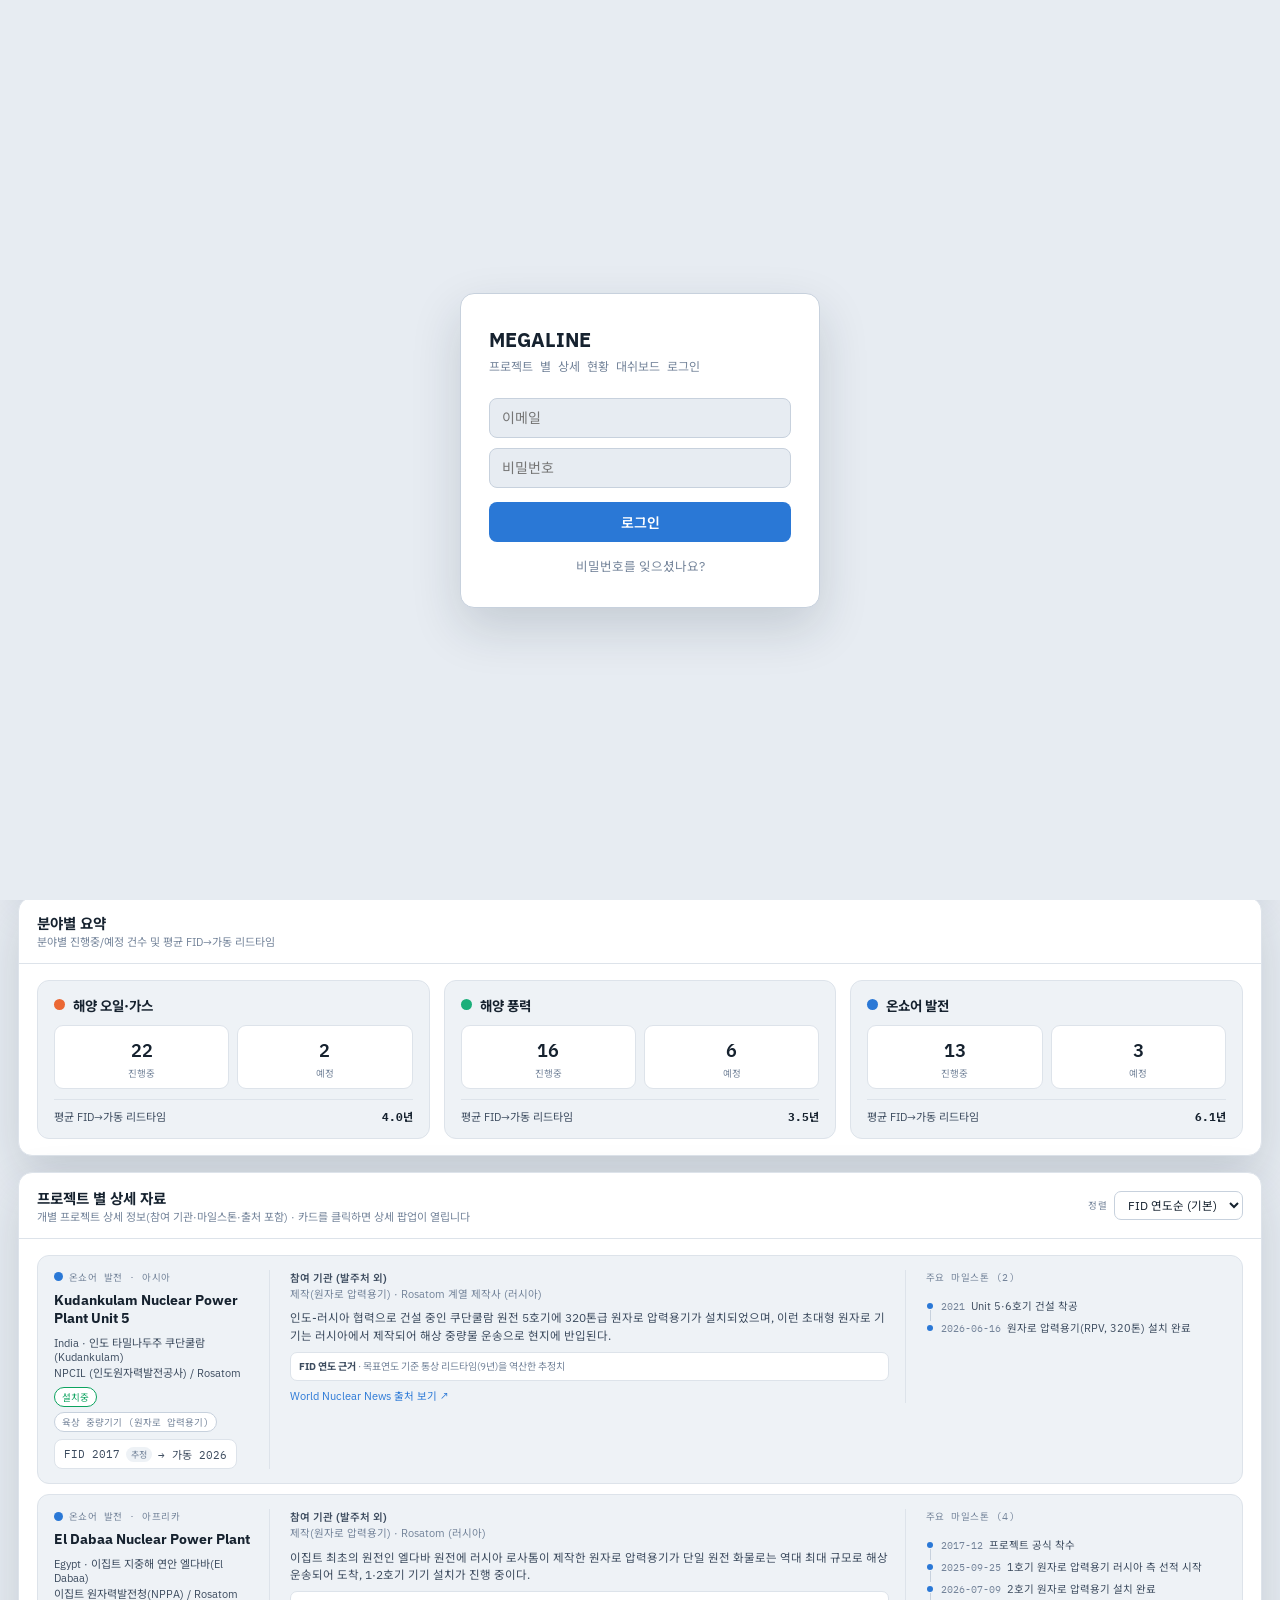
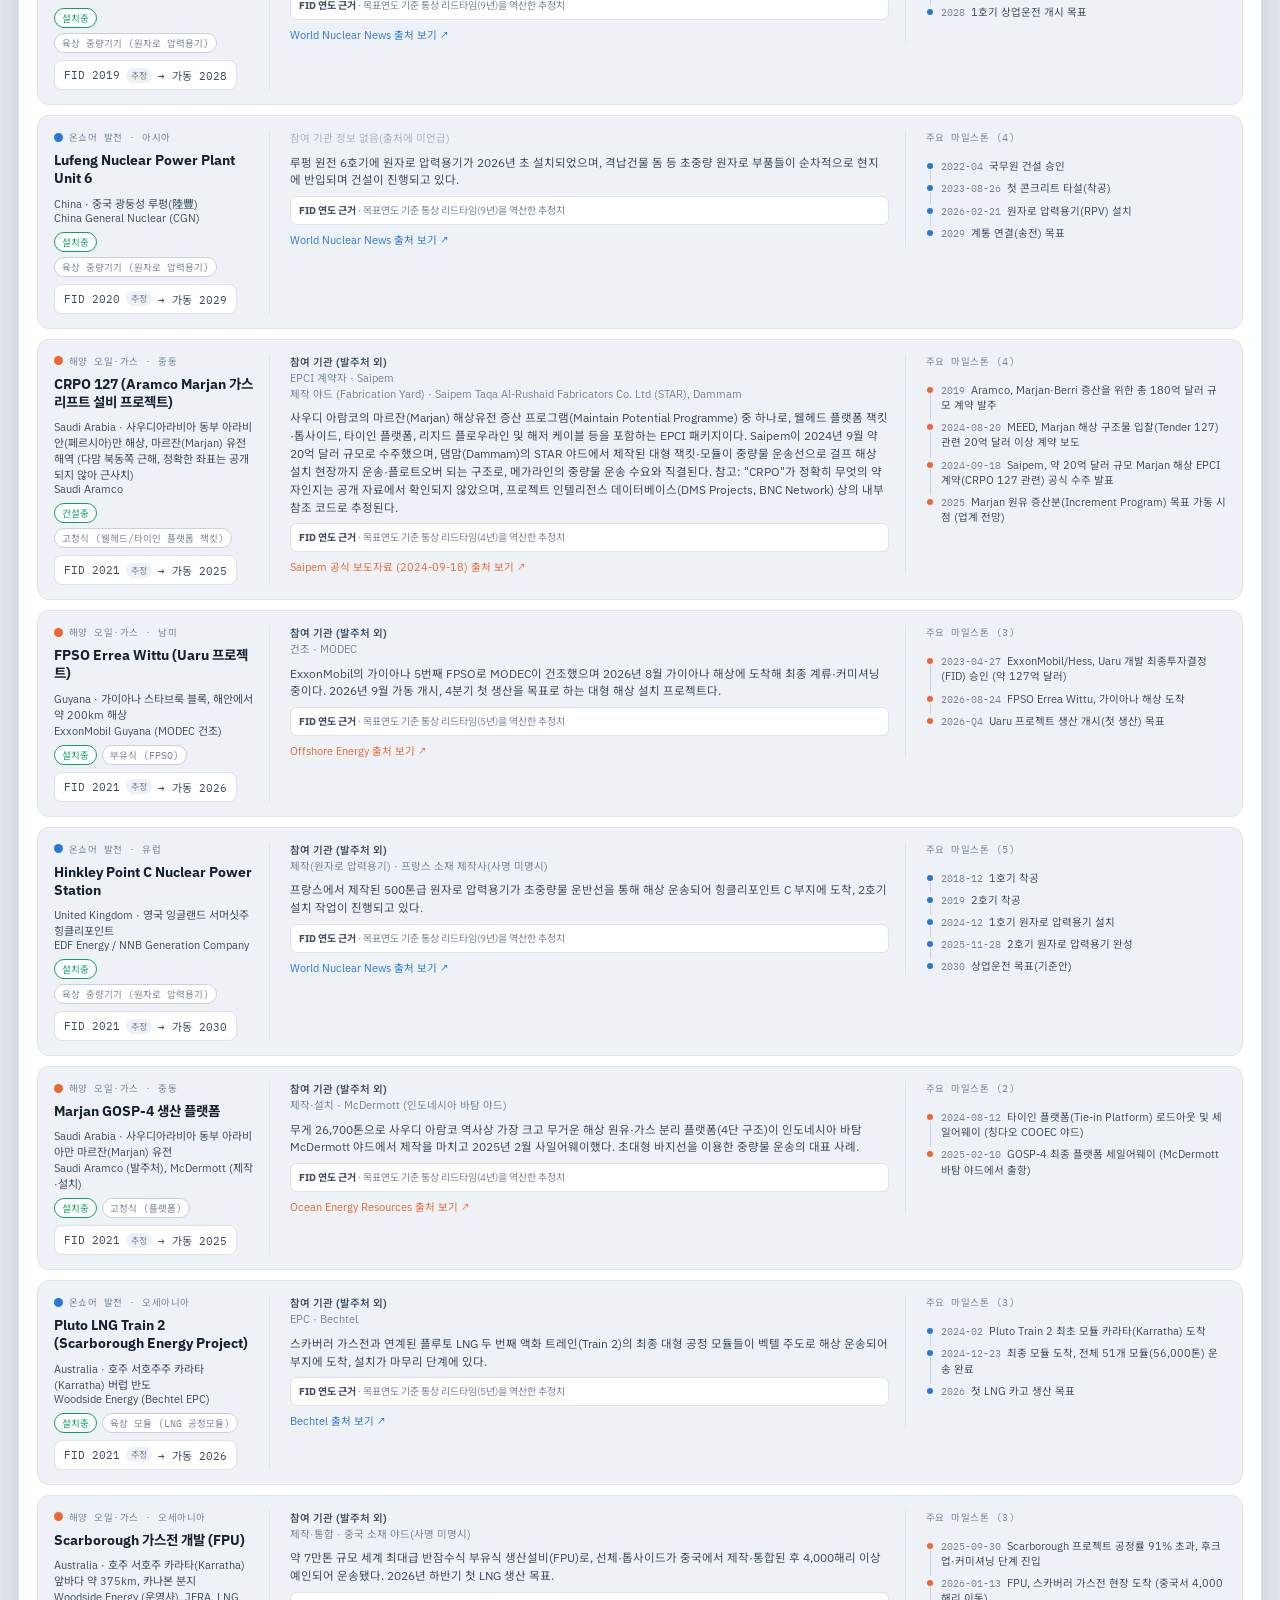
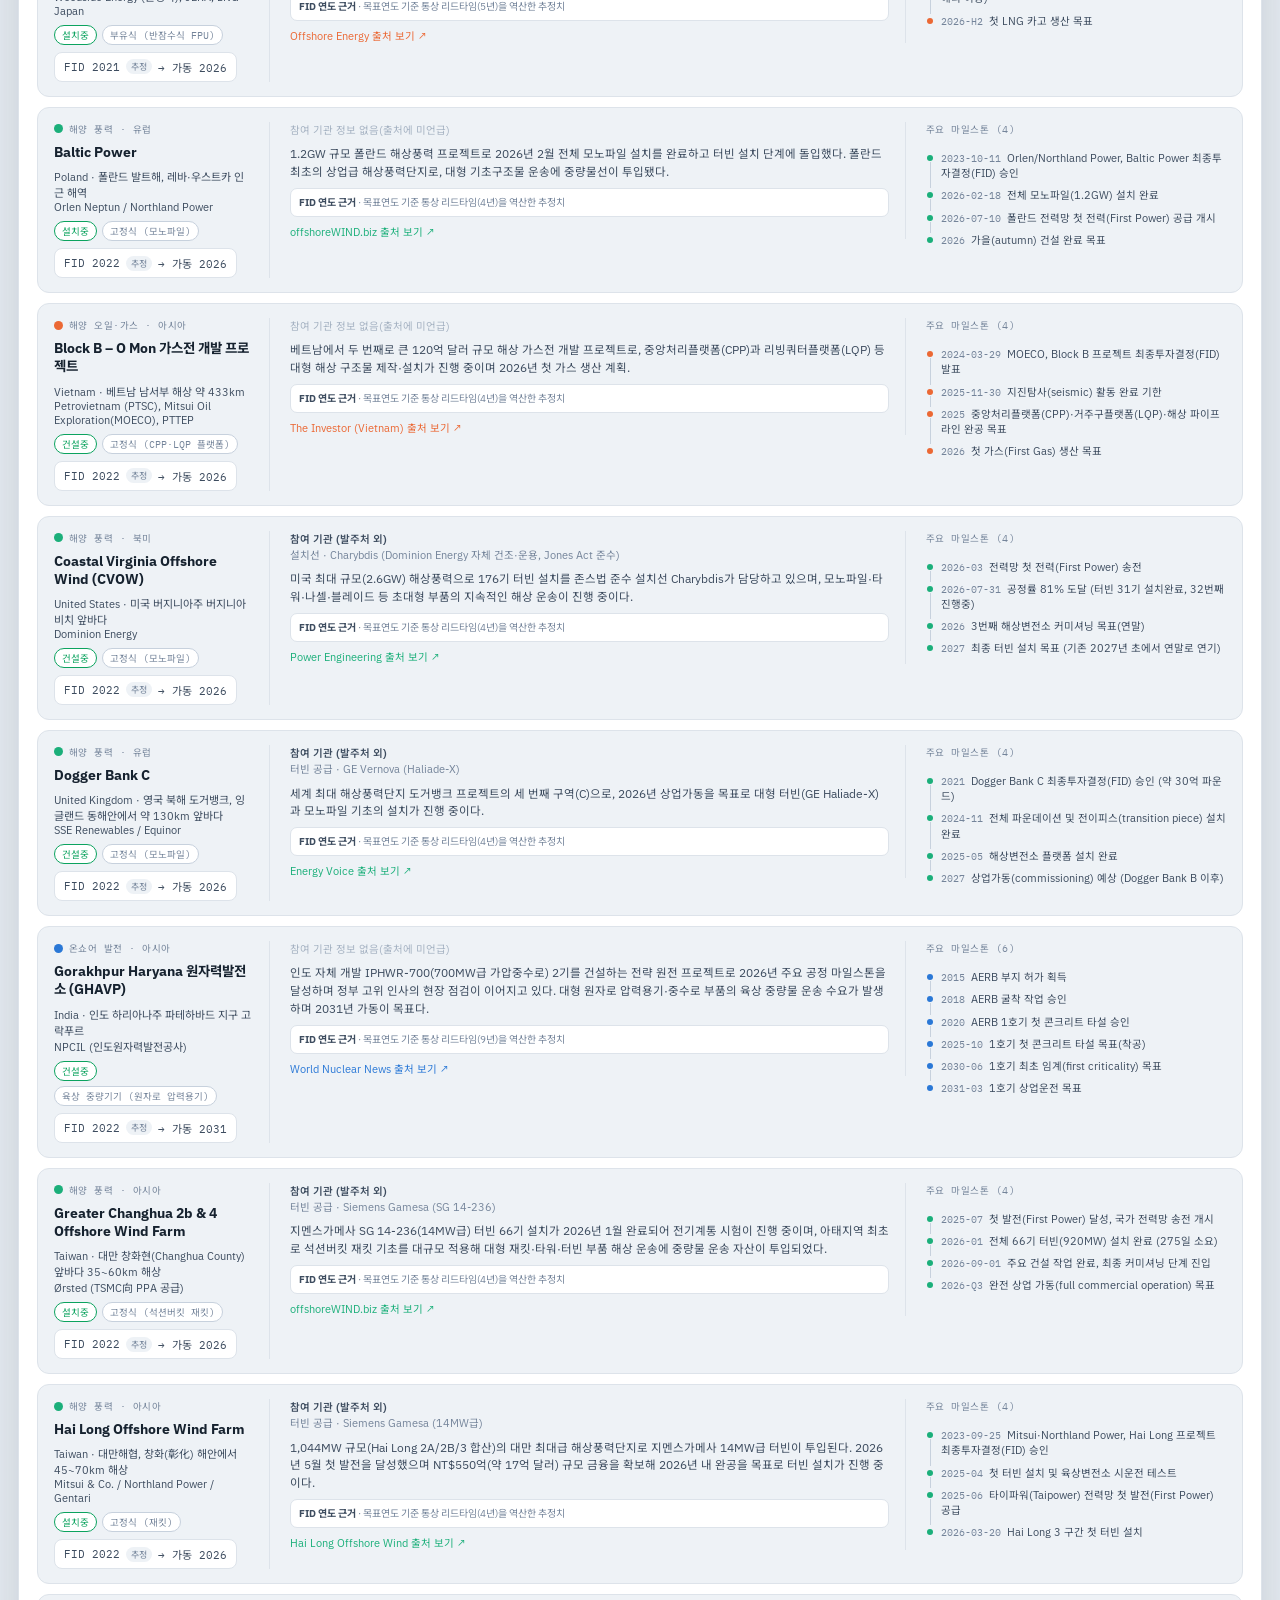
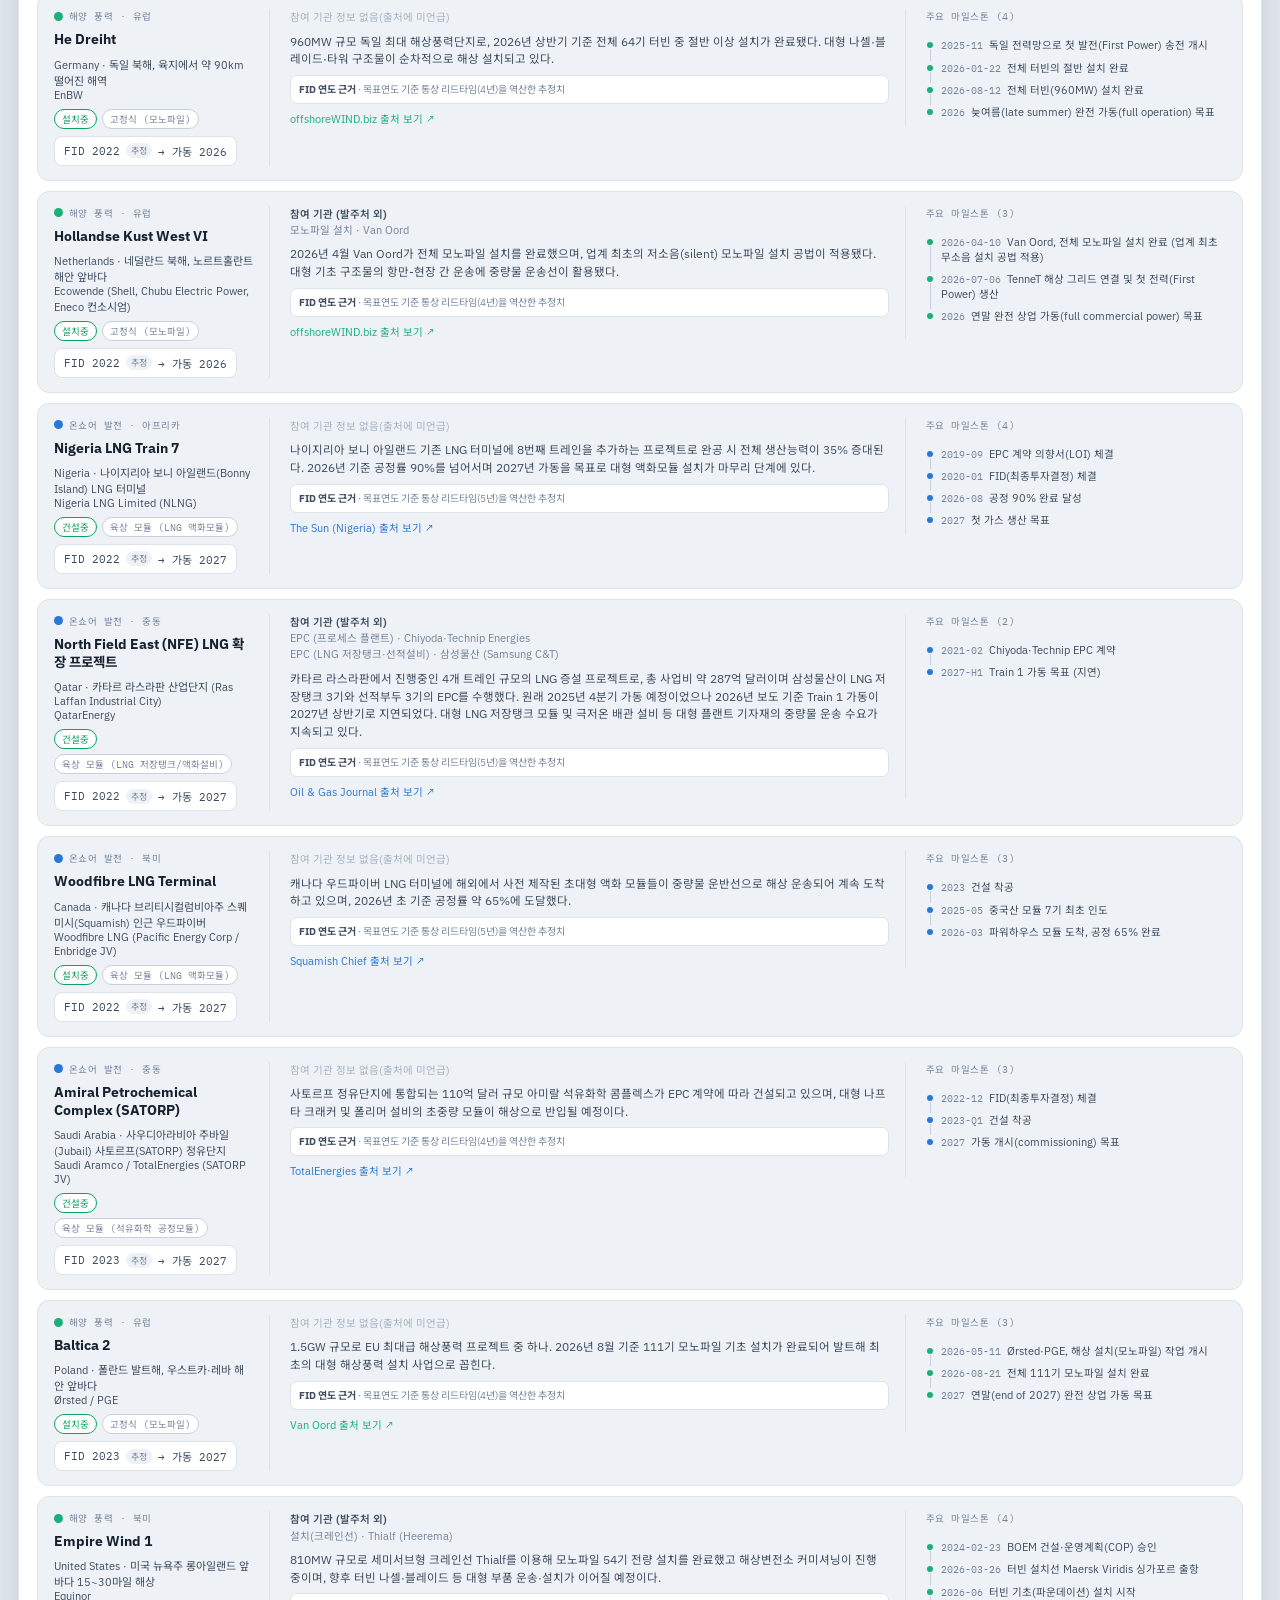
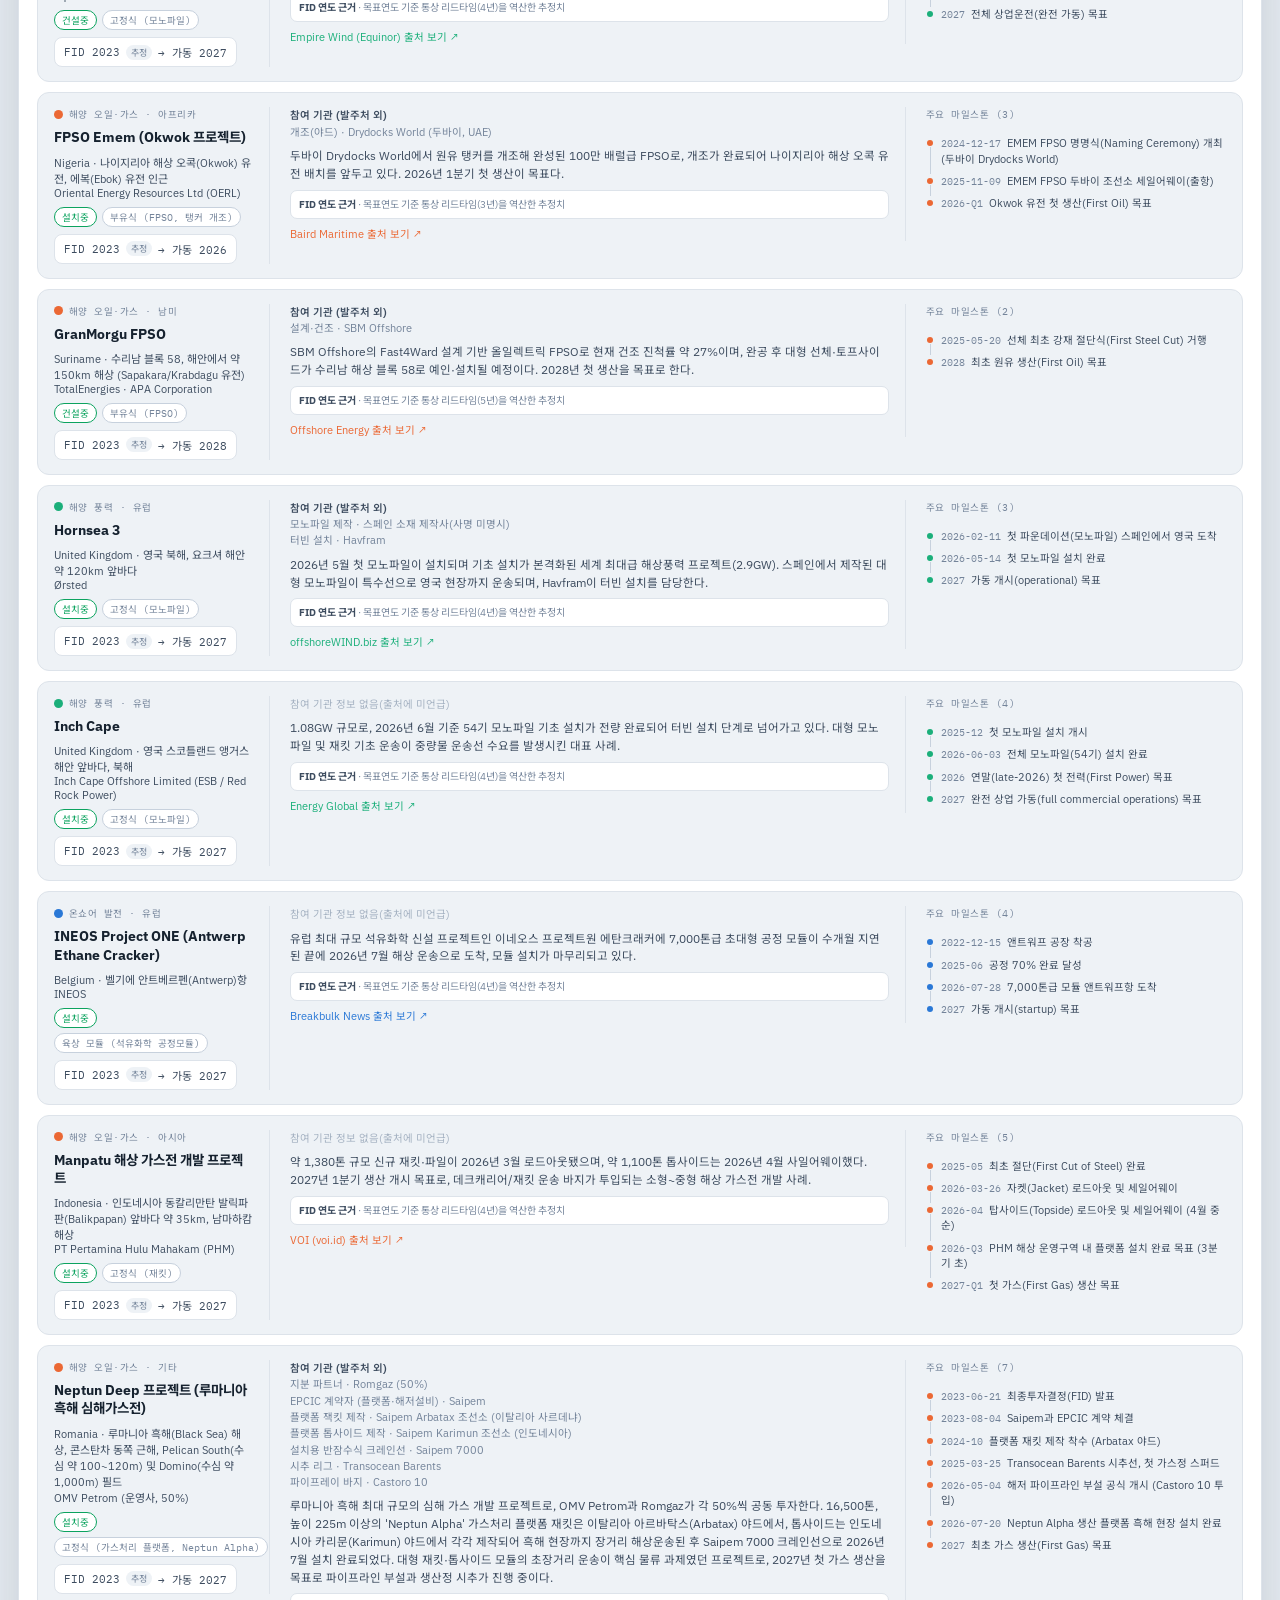
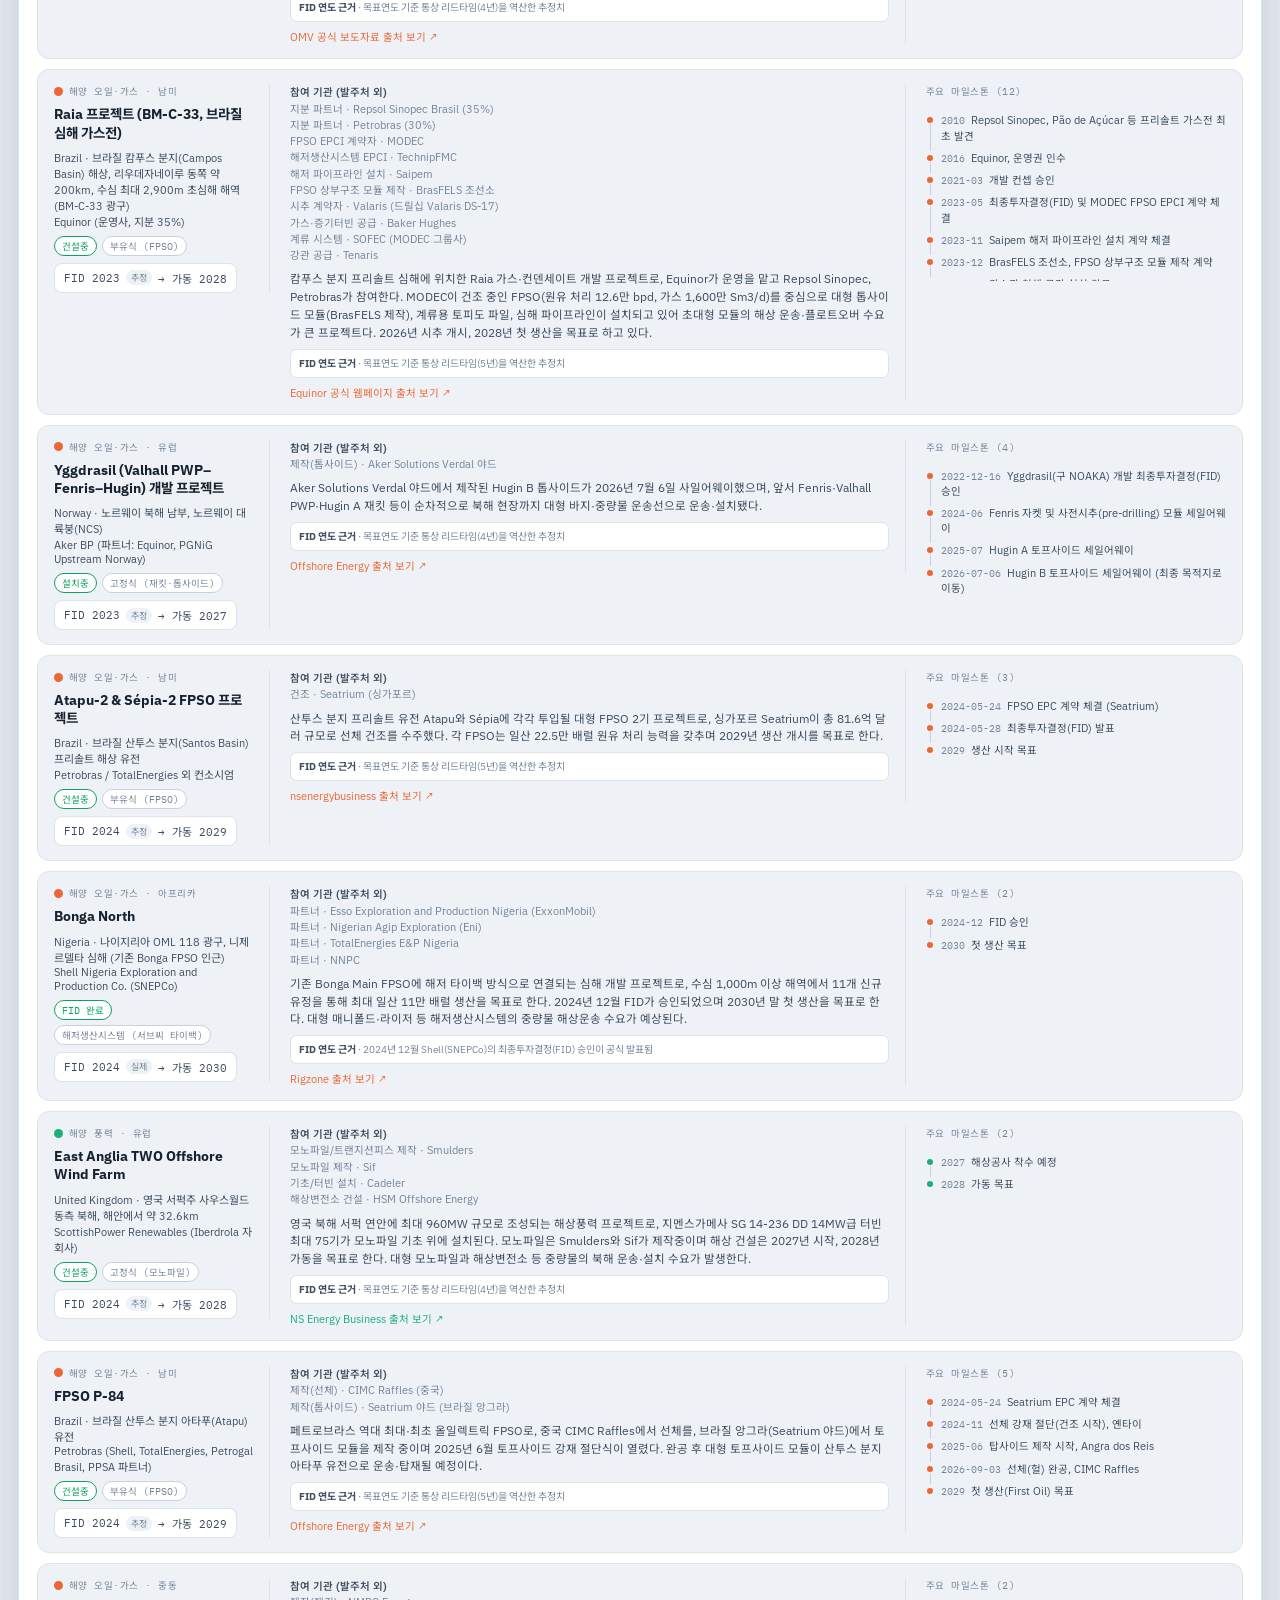
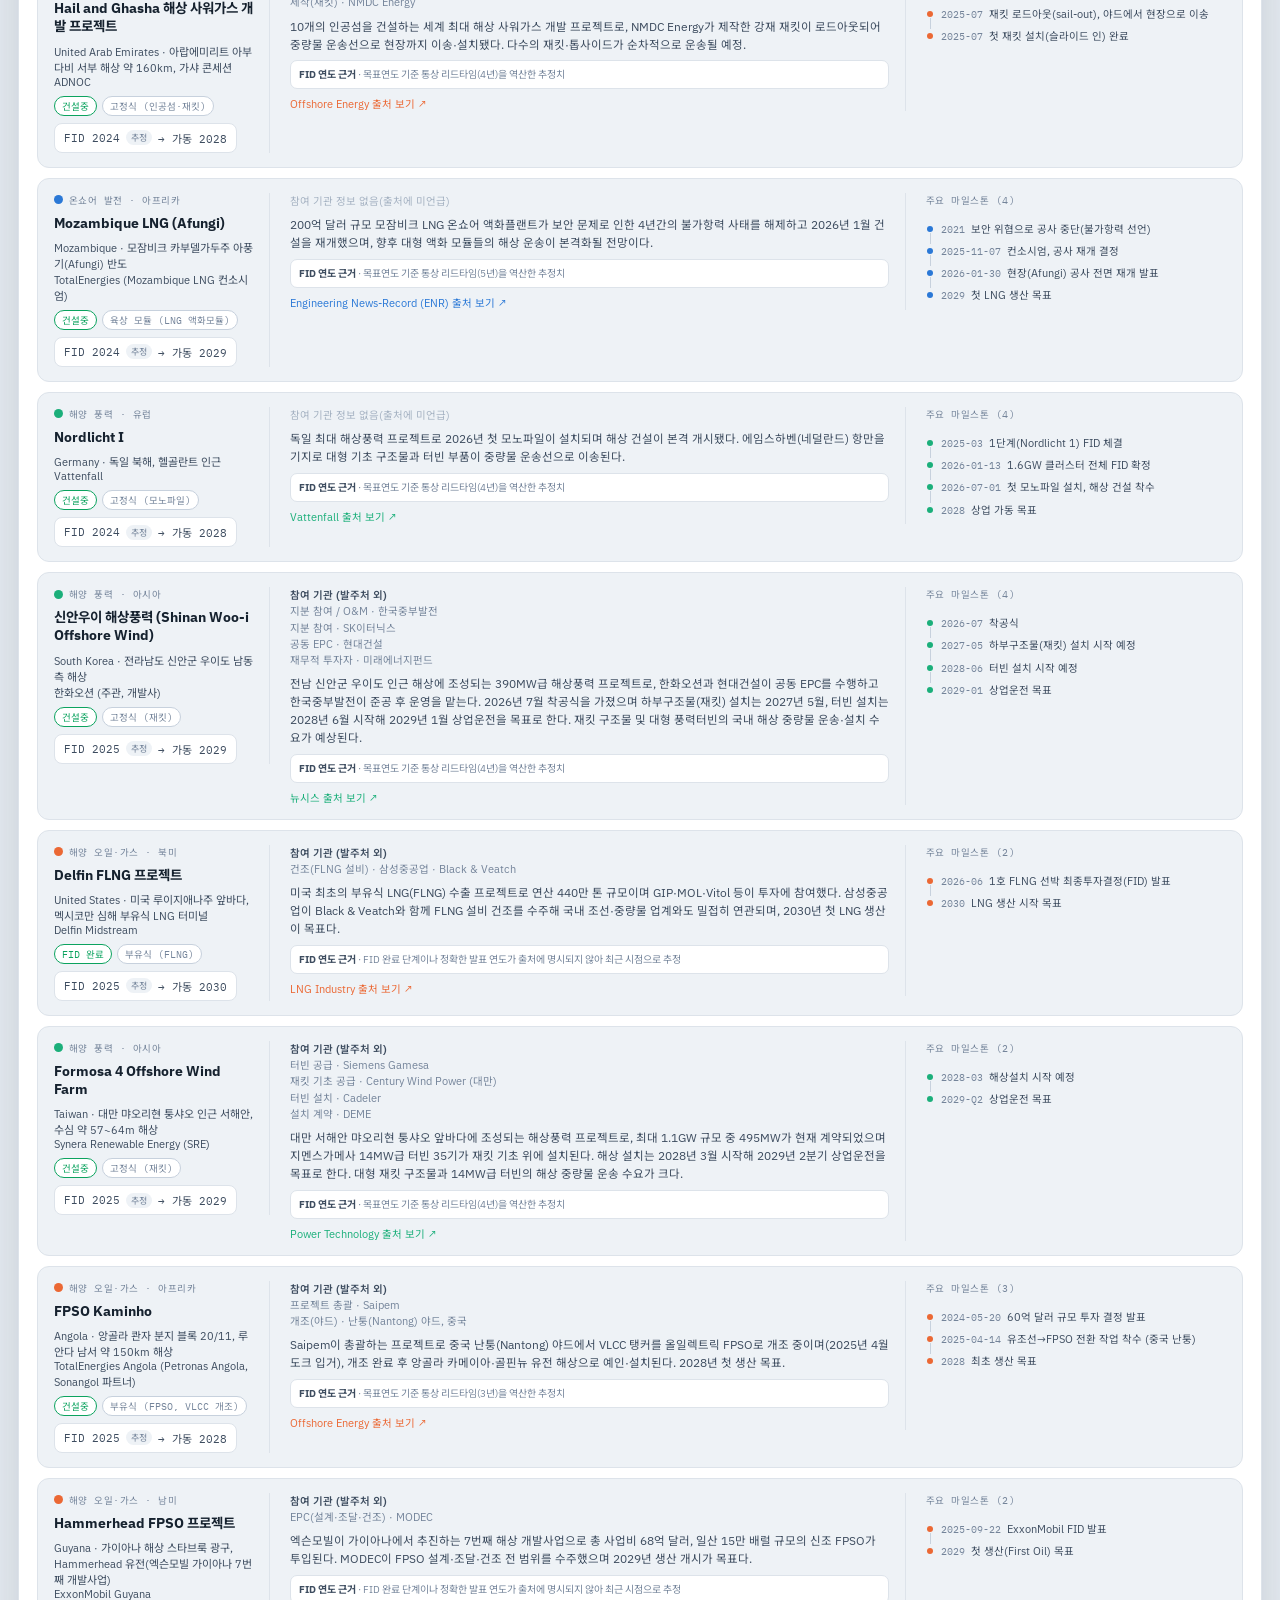
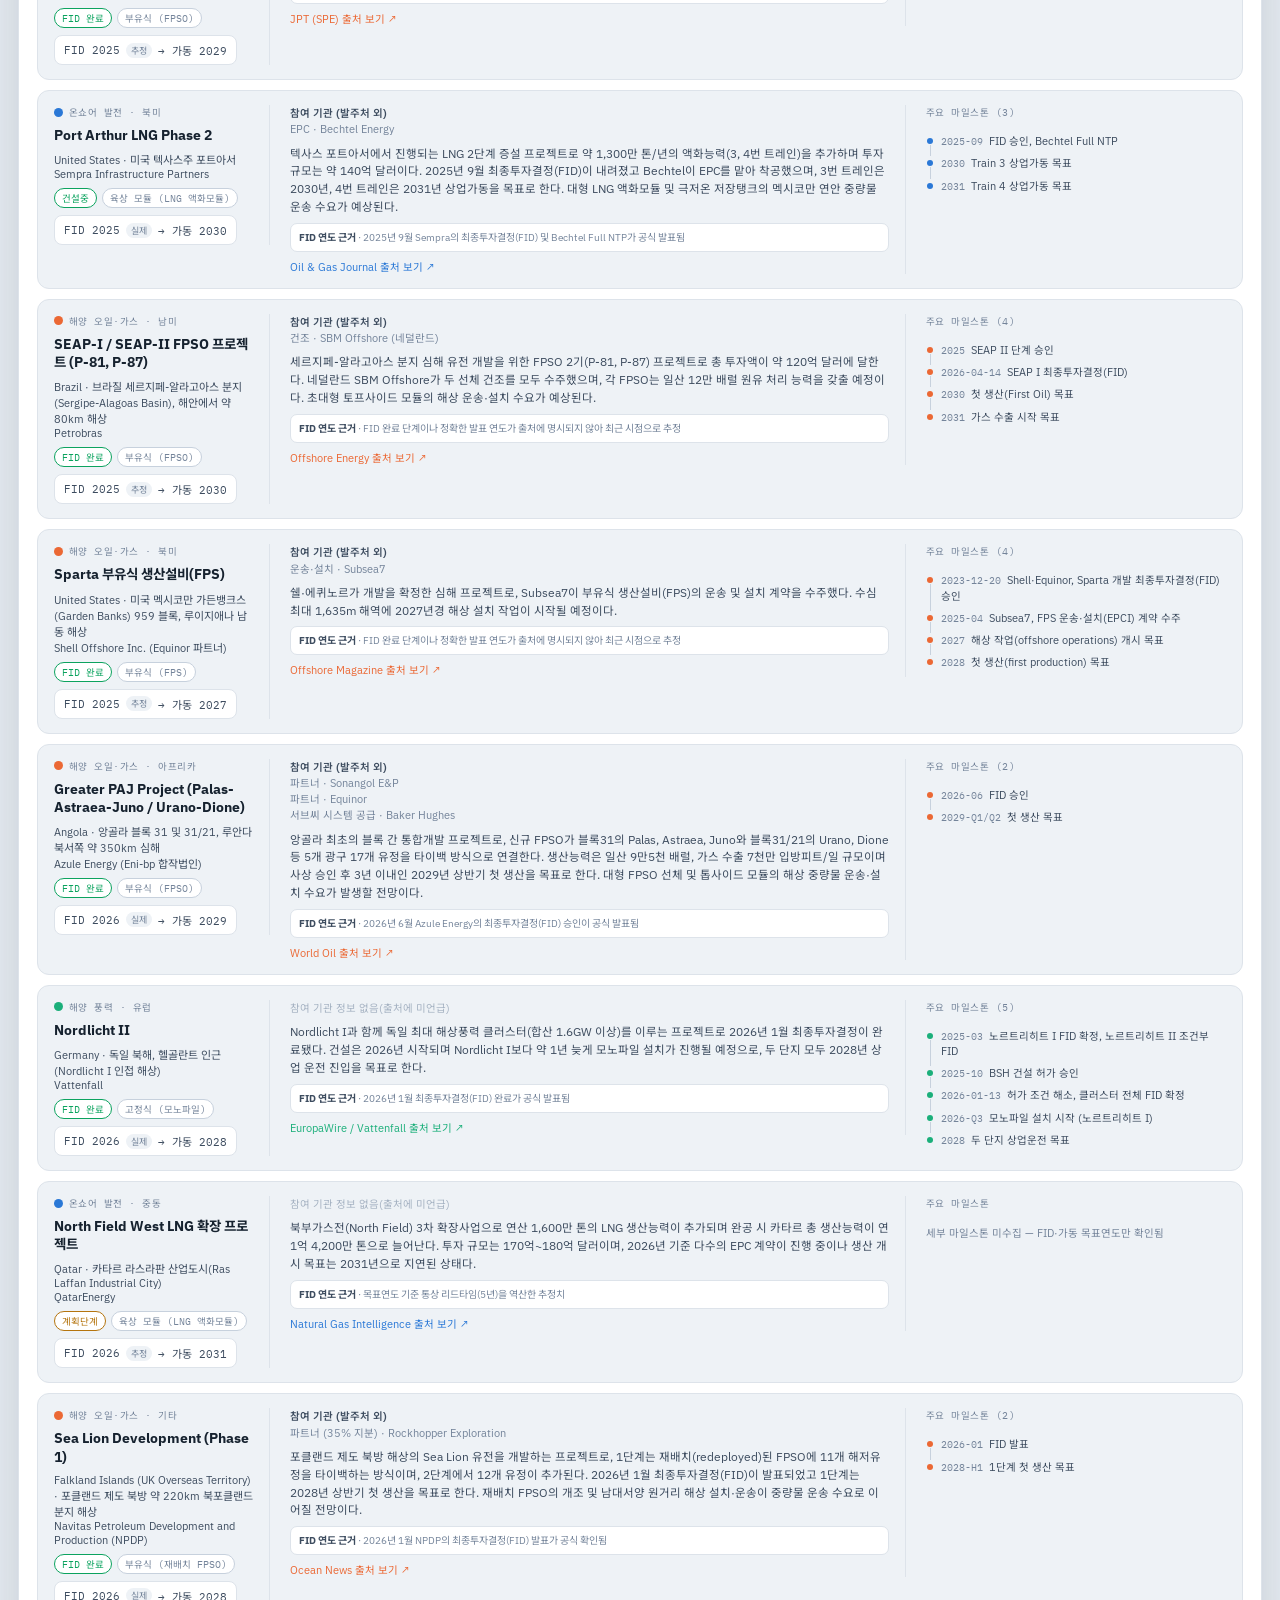
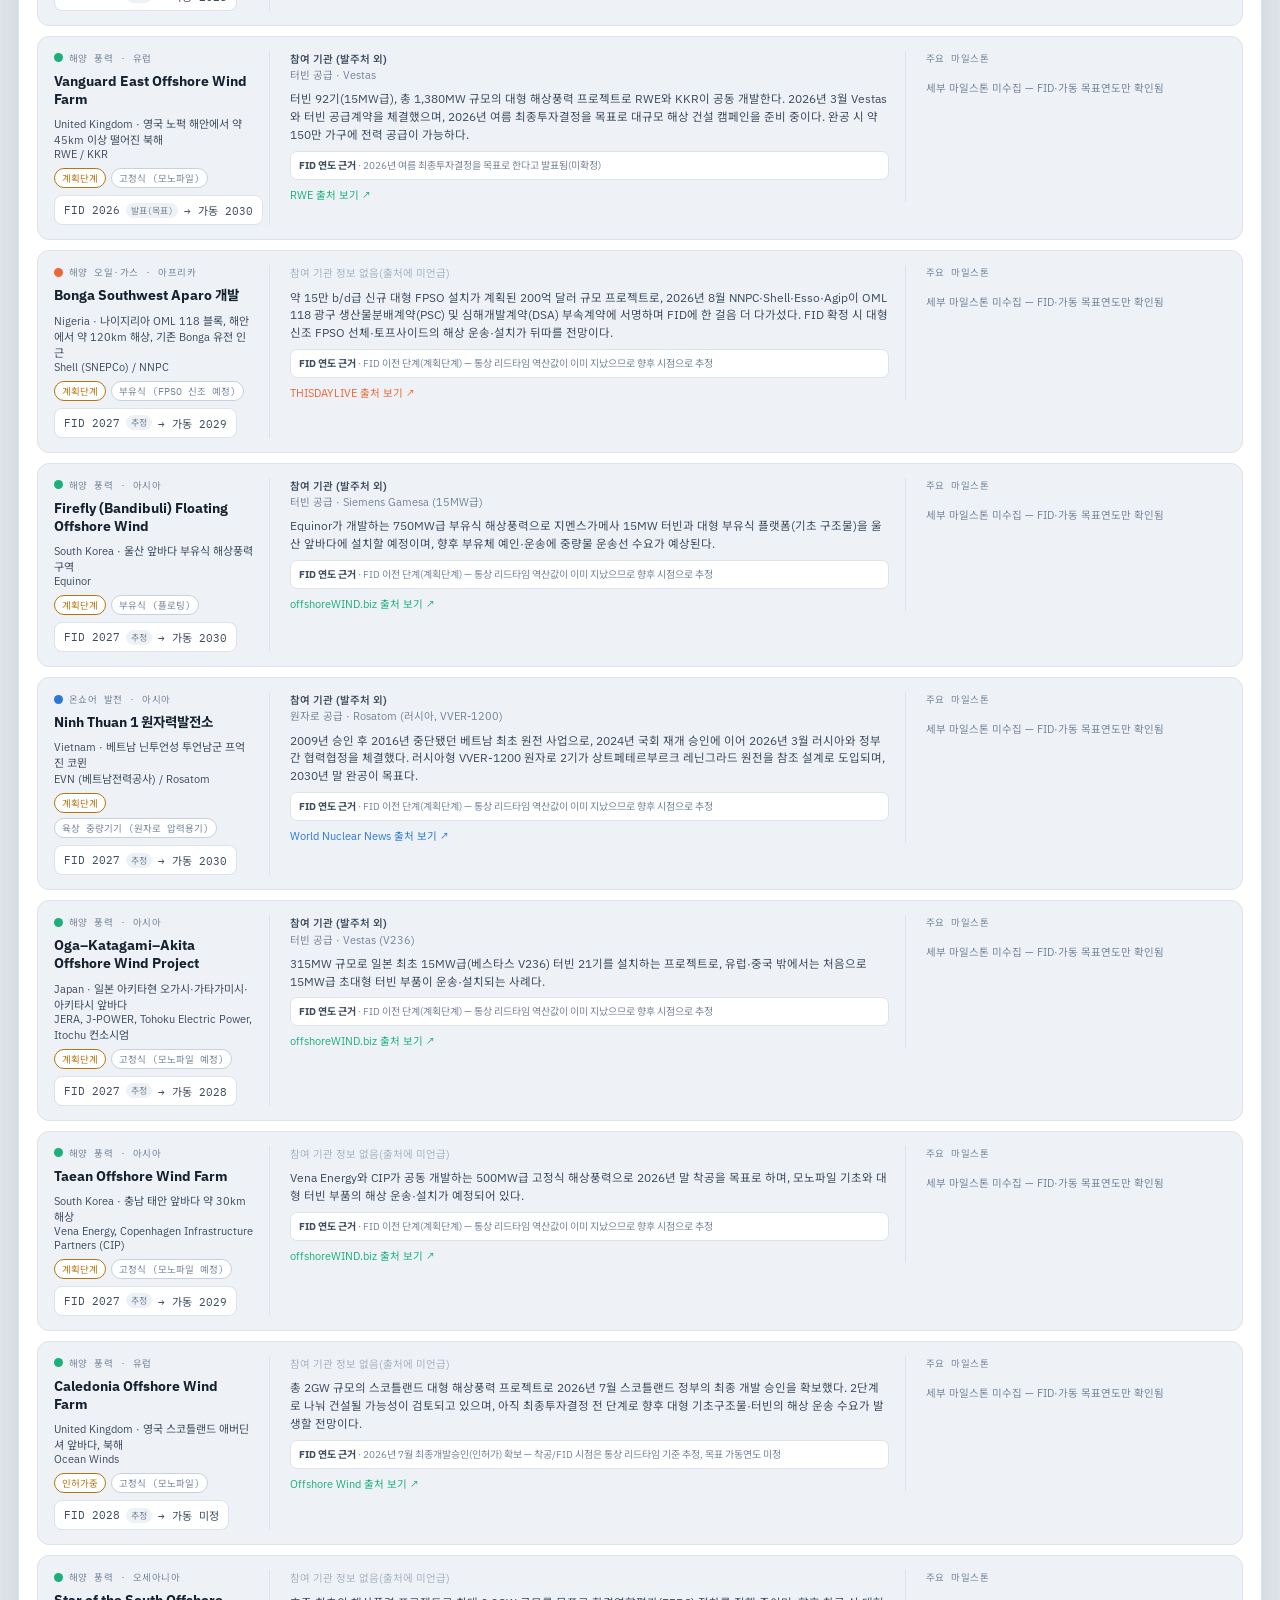
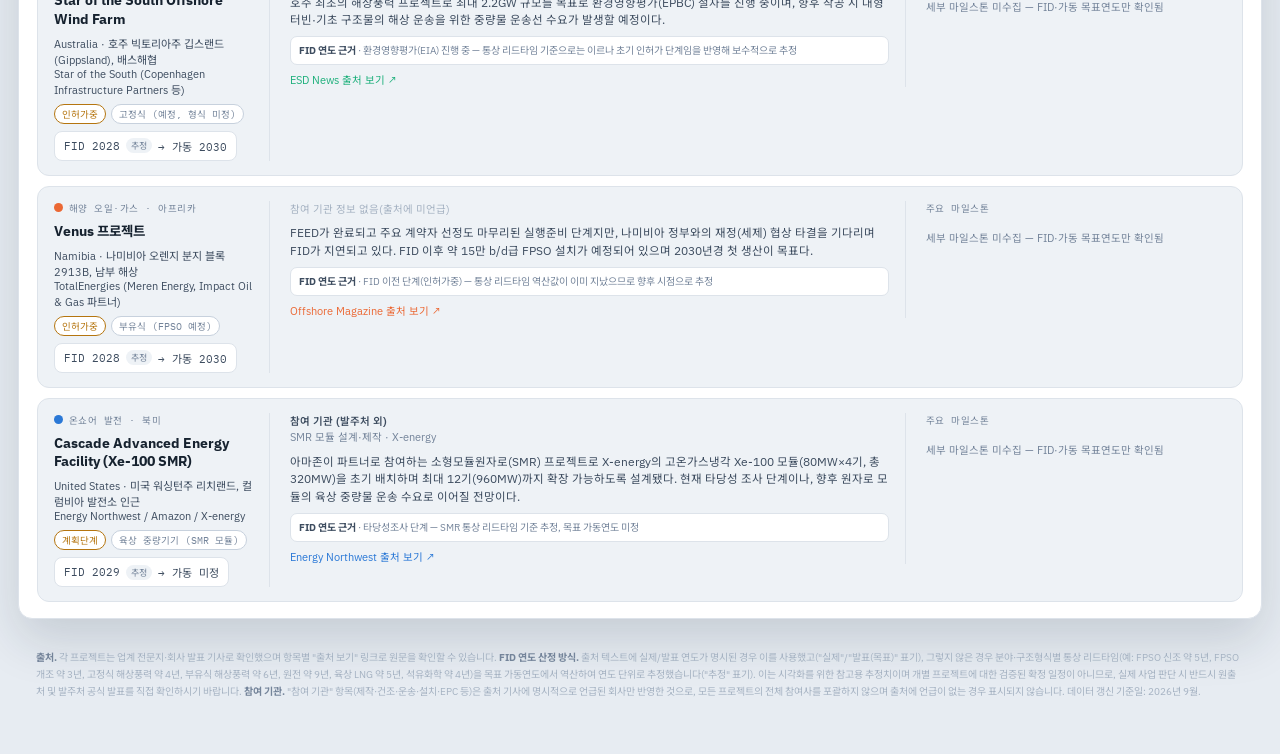
<file: schedule_index 2026-11-24.html>
<!doctype html>
<html lang="ko">
<head>
<meta charset="utf-8"/>
<meta name="viewport" content="width=device-width, initial-scale=1"/>
<title>프로젝트 별 상세 현황 대쉬보드</title>
<link rel="icon" type="image/svg+xml" href="[data-uri]"/>
<style>html{visibility:hidden;}</style>
<link rel="preconnect" href="https://fonts.googleapis.com">
<link rel="preconnect" href="https://fonts.gstatic.com" crossorigin>
<link href="https://fonts.googleapis.com/css2?family=IBM+Plex+Sans:wght@400;500;600;700&family=IBM+Plex+Mono:wght@400;500;600&family=Noto+Sans+KR:wght@400;500;600;700&display=swap" rel="stylesheet">
<style>.auth-gate{
  position:fixed; inset:0; z-index:9999;
  background:var(--page); display:flex; align-items:center; justify-content:center; padding:24px;
}
.auth-card{
  width:100%; max-width:360px; background:var(--panel); border:1px solid var(--line-strong);
  border-radius:var(--radius); box-shadow:var(--shadow); padding:32px 28px;
}
.auth-brand{ font-family:var(--font-sans); font-weight:700; font-size:20px; color:var(--ink); margin:0 0 4px; }
.auth-sub{ font-family:var(--font-mono); font-size:12px; color:var(--muted); margin:0 0 24px; }
.auth-card input{
  width:100%; box-sizing:border-box; font-family:var(--font-sans); font-size:14px;
  padding:10px 12px; border:1px solid var(--line-strong); border-radius:8px;
  background:var(--page); color:var(--ink); margin-bottom:10px;
}
.auth-card input:focus{ outline:none; border-color:var(--cat-power); }
.auth-card button[type="submit"]{
  width:100%; font-family:var(--font-sans); font-weight:600; font-size:14px;
  color:#fff; background:var(--cat-power); border:none; padding:10px; border-radius:8px;
  cursor:pointer; margin-top:4px;
}
.auth-card button[type="submit"]:hover{ filter:brightness(0.92); }
.auth-card button[type="submit"]:disabled{ opacity:0.6; cursor:default; }
.auth-error{ font-size:12.5px; color:var(--warn); margin:10px 0 0; }
.auth-forgot{ display:block; text-align:center; font-size:12.5px; color:var(--muted); margin-top:14px; text-decoration:none; }
.auth-forgot:hover{ color:var(--cat-power); text-decoration:underline; }

.auth-logout-btn{ color:var(--ink-soft); }
.auth-logout-btn:hover{ background:var(--cat-power); border-color:var(--cat-power); color:#fff; }
</style>
<style>
  :root{
    color-scheme: light;
    --font-sans: "IBM Plex Sans","Noto Sans KR",system-ui,-apple-system,sans-serif;
    --font-mono: "IBM Plex Mono","Noto Sans KR",ui-monospace,monospace;

    --page:        #e7ecf2;
    --stage:       #f4f6f9;
    --panel:       #ffffff;
    --panel-2:     #eef2f6;
    --line:        #dde3ea;
    --line-strong: #c7d1dd;

    --ink:         #16222f;
    --ink-soft:    #3d4c5f;
    --muted:       #74849a;
    --muted-2:     #a5b2c2;

    --cat-oil:     #eb6834;
    --cat-oil-tint:   rgba(235,104,52,.14);
    --cat-wind:    #1baf7a;
    --cat-wind-tint:  rgba(27,175,122,.14);
    --cat-power:   #2a78d6;
    --cat-power-tint: rgba(42,120,214,.14);

    --good:  #0ca35f;
    --warn:  #b5750f;

    --shadow: 0 20px 50px rgba(20,35,55,.16);
    --radius: 14px;
  }

  @media (prefers-color-scheme: dark){
    :root:not([data-theme="light"]){
      color-scheme: dark;
      --page:        #05090f;
      --stage:       #0a1119;
      --panel:       #0e1723;
      --panel-2:     #121d2b;
      --line:        #1c2c3f;
      --line-strong: #2e4258;

      --ink:         #eef3f8;
      --ink-soft:    #b9c6d6;
      --muted:       #6f849c;
      --muted-2:     #4c5f76;

      --cat-oil:     #d95926;
      --cat-oil-tint:   rgba(217,89,38,.16);
      --cat-wind:    #199e70;
      --cat-wind-tint:  rgba(25,158,112,.18);
      --cat-power:   #3987e5;
      --cat-power-tint: rgba(57,135,229,.18);

      --good:  #35c98f;
      --warn:  #e0a54c;
      --shadow: 0 20px 60px rgba(0,0,0,.55);
    }
  }
  :root[data-theme="dark"]{
    color-scheme: dark;
    --page:        #05090f;
    --stage:       #0a1119;
    --panel:       #0e1723;
    --panel-2:     #121d2b;
    --line:        #1c2c3f;
    --line-strong: #2e4258;

    --ink:         #eef3f8;
    --ink-soft:    #b9c6d6;
    --muted:       #6f849c;
    --muted-2:     #4c5f76;

    --cat-oil:     #d95926;
    --cat-oil-tint:   rgba(217,89,38,.16);
    --cat-wind:    #199e70;
    --cat-wind-tint:  rgba(25,158,112,.18);
    --cat-power:   #3987e5;
    --cat-power-tint: rgba(57,135,229,.18);

    --good:  #35c98f;
    --warn:  #e0a54c;
    --shadow: 0 20px 60px rgba(0,0,0,.55);
  }

  *{box-sizing:border-box;}
  html,body{margin:0;padding:0;}
  body{
    background: var(--page);
    color: var(--ink);
    font-family: var(--font-sans);
    min-height:100vh;
  }

  a{color:var(--cat-power);}

  .wrap{max-width:1400px;margin:0 auto;padding:18px 18px 40px;}

  /* ---------- header ---------- */
  .head{
    display:flex;
    align-items:center;
    gap:14px;
    flex-wrap:wrap;
    padding: 14px 20px;
    margin-bottom:14px;
    border:1px solid var(--line);
    border-radius: var(--radius);
    background: var(--panel);
    box-shadow: var(--shadow);
  }
  .brand{display:flex;flex-direction:column;gap:2px;min-width:max-content;}
  .brand .eyebrow{
    font-family: var(--font-mono);
    font-size:10.5px;
    letter-spacing:.14em;
    color: var(--muted);
    text-transform:uppercase;
  }
  .brand h1{
    margin:0;
    font-size:18px;
    font-weight:700;
    letter-spacing:-.01em;
    color: var(--ink);
  }
  .brand h1 .sub{
    font-weight:400;
    color: var(--ink-soft);
    font-size:13px;
    margin-left:8px;
  }
  .back-link{
    display:inline-flex;align-items:center;gap:5px;
    font-size:11.5px;color:var(--muted);text-decoration:none;
    padding:5px 10px;border-radius:8px;border:1px solid var(--line-strong);
    white-space:nowrap;
  }
  .back-link:hover{color:var(--ink);border-color:var(--muted);}

  .kpi-row{display:flex;gap:8px;}
  .kpi{
    display:flex;flex-direction:column;align-items:center;justify-content:center;
    padding:5px 14px;border-radius:10px;
    background: var(--panel-2);border:1px solid var(--line);min-width:60px;
  }
  .kpi .n{font-family:var(--font-mono);font-size:16px;font-weight:600;color:var(--ink);line-height:1.1;}
  .kpi .l{font-size:9.5px;color:var(--muted);letter-spacing:.02em;margin-top:2px;white-space:nowrap;}

  .head-spacer{flex:1 1 auto;}
  .head-controls{display:flex;align-items:center;gap:8px;flex:0 0 auto;}
  .icon-btn{
    width:34px;height:34px;border-radius:10px;flex:0 0 auto;
    border:1px solid var(--line-strong);
    background:var(--panel);color:var(--ink-soft);cursor:pointer;
    display:flex;align-items:center;justify-content:center;
    transition:color .12s ease, border-color .12s ease;
  }
  .icon-btn:hover{color:var(--ink);border-color:var(--muted);}
  .icon-btn svg{width:16px;height:16px;}
  .icon-btn .moon{display:none;}
  :root[data-theme="dark"] .icon-btn .sun{display:none;}
  :root[data-theme="dark"] .icon-btn .moon{display:block;}
  @media (prefers-color-scheme: dark){
    :root:not([data-theme="light"]) .icon-btn .sun{display:none;}
    :root:not([data-theme="light"]) .icon-btn .moon{display:block;}
  }

  /* ---------- menu (hamburger) ---------- */
  .menu-wrap{position:relative;}
  .menu-panel{
    position:absolute; top:calc(100% + 8px); right:0;
    background:var(--panel);
    border:1px solid var(--line-strong);
    border-radius:10px;
    padding:8px;
    min-width:200px;
    box-shadow: var(--shadow);
    display:none;
    z-index:60;
  }
  .menu-panel.open{display:block;}
  .menu-panel a{
    display:block;
    padding:8px 10px;
    border-radius:7px;
    font-size:12.5px;
    color:var(--ink-soft);
    text-decoration:none;
  }
  .menu-panel a:hover{background:var(--panel-2);color:var(--ink);}
  .menu-divider{height:1px;background:var(--line);margin:6px 2px;}

  /* ---------- back-to-top ---------- */
  .back-to-top{
    position:fixed; right:22px; bottom:22px; z-index:120;
    width:44px;height:44px;border-radius:50%;
    display:flex;align-items:center;justify-content:center;
    background:var(--panel);border:1px solid var(--line-strong);
    color:var(--ink-soft);cursor:pointer;box-shadow:var(--shadow);
    opacity:0;visibility:hidden;transform:translateY(8px);
    transition:opacity .18s ease, transform .18s ease, visibility .18s;
  }
  .back-to-top.show{opacity:1;visibility:visible;transform:translateY(0);}
  .back-to-top:hover{color:var(--ink);border-color:var(--muted);}
  .back-to-top svg{width:18px;height:18px;}

  /* ---------- filter bar ---------- */
  .filter-bar{
    display:flex;
    align-items:center;
    gap:16px;
    flex-wrap:wrap;
    padding:10px 16px;
    margin-bottom:14px;
    border:1px solid var(--line);
    border-radius: var(--radius);
    background:var(--panel-2);
    font-size:11.5px;
  }
  .filter-group{display:flex;gap:7px;align-items:center;flex-wrap:wrap;}
  .filter-title{font-size:9.5px;color:var(--muted);text-transform:uppercase;letter-spacing:.08em;margin-right:1px;white-space:nowrap;}
  .swatch{
    display:inline-flex;align-items:center;gap:6px;
    padding:5px 10px 5px 8px;
    border-radius:999px;
    border:1px solid var(--line-strong);
    background:var(--panel);
    cursor:pointer;
    user-select:none;
    transition:opacity .15s ease, border-color .15s ease;
    font-size:11px;
    color:var(--ink-soft);
    white-space:nowrap;
  }
  .swatch:hover{border-color:var(--muted);}
  .swatch.off{opacity:.35;}
  .dot{width:9px;height:9px;border-radius:50%;flex:0 0 auto;}
  .dot.oil{background:var(--cat-oil);}
  .dot.wind{background:var(--cat-wind);}
  .dot.power{background:var(--cat-power);}
  .filter-sep{width:1px;align-self:stretch;background:var(--line-strong);margin:0 2px;}
  .search-input{
    padding:6px 10px;
    border-radius:8px;
    border:1px solid var(--line-strong);
    background:var(--panel);
    color:var(--ink);
    font-family:var(--font-sans);
    font-size:12px;
    min-width:180px;
  }
  .search-input::placeholder{color:var(--muted);}
  .search-input:focus{outline:none;border-color:var(--muted);}

  /* ---------- panels ---------- */
  .panel{
    border:1px solid var(--line);
    border-radius: var(--radius);
    background:var(--panel);
    box-shadow: var(--shadow);
    margin-bottom:16px;
    overflow:hidden;
  }
  .panel-head{
    display:flex;align-items:center;gap:10px;flex-wrap:wrap;
    padding:14px 18px;border-bottom:1px solid var(--line);
  }
  .panel-title{font-size:14.5px;font-weight:700;color:var(--ink);}
  .panel-sub{font-size:11px;color:var(--muted);}
  .panel-head-spacer{flex:1 1 auto;}
  .info-icon{
    display:inline-flex;align-items:center;justify-content:center;
    width:15px;height:15px;border-radius:50%;
    background:var(--panel-2);border:1px solid var(--line-strong);
    color:var(--muted);font-size:10px;font-style:normal;cursor:help;
    position:relative;
  }
  .info-icon .info-pop{
    display:none;position:absolute;bottom:calc(100% + 7px);right:-8px;
    width:240px;background:var(--panel);border:1px solid var(--line-strong);
    border-radius:9px;box-shadow:var(--shadow);padding:9px 11px;
    font-size:11px;line-height:1.55;color:var(--ink-soft);cursor:auto;z-index:40;
  }
  .info-icon:hover .info-pop, .info-icon:focus .info-pop{display:block;}

  /* ---------- Gantt ---------- */
  .gantt-scroll{overflow-x:auto;overflow-y:auto;max-height:640px;}
  .gantt-inner{min-width:900px;position:relative;}
  .gantt-axis{
    display:flex;position:sticky;top:0;z-index:30;
    background:var(--panel);border-bottom:1px solid var(--line-strong);
  }
  .gantt-label-col{
    flex:0 0 220px;padding:8px 14px;
    font-family:var(--font-mono);font-size:9.5px;color:var(--muted);
    letter-spacing:.06em;text-transform:uppercase;
    position:sticky;left:0;background:var(--panel);z-index:3;
    border-right:1px solid var(--line);
    display:flex;align-items:center;
  }
  /* The sticky year-axis header (above) must always paint above every row's
     (and every group header's) label column as the table scrolls vertically
     inside .gantt-scroll -- otherwise a scrolled-up row's label column (also
     position:sticky, but only for horizontal/left scrolling) ends up with a
     HIGHER z-index than the axis and visually overlaps/covers it instead of
     disappearing behind it (2026-09-08 bug: Jeffrey reported the header
     getting covered while scrolling). Give the axis's own label cell the
     highest z-index in this stack so it always wins. */
  .gantt-axis .gantt-label-col{z-index:31;}
  .gantt-years{flex:1 1 auto;position:relative;height:32px;}
  .gantt-year-tick{
    position:absolute;top:0;bottom:0;
    font-family:var(--font-mono);font-size:10px;color:var(--muted);
    display:flex;align-items:center;padding-left:4px;
    border-left:1px solid var(--line);
  }
  .gantt-today-line{
    position:absolute;top:0;bottom:0;width:0;border-left:2px dashed var(--warn);z-index:5;
  }
  .gantt-today-label{
    position:absolute;top:2px;font-family:var(--font-mono);font-size:9px;color:var(--warn);
    white-space:nowrap;transform:translateX(4px);z-index:6;
  }
  .gantt-group-header{
    display:flex;
    background:var(--panel-2);
    border-bottom:1px solid var(--line);
  }
  .gantt-group-header .gantt-label-col{
    background:var(--panel-2);position:sticky;left:0;
    font-size:11px;font-weight:600;color:var(--ink-soft);text-transform:none;letter-spacing:0;
    gap:6px;
  }
  .gantt-row{display:flex;border-bottom:1px solid var(--line);}
  .gantt-row:hover{background:var(--panel-2);}
  .gantt-row .gantt-label-col{
    background:inherit;font-family:var(--font-sans);font-size:11.5px;color:var(--ink);
    text-transform:none;letter-spacing:0;flex-direction:column;align-items:flex-start;
    justify-content:center;gap:2px;cursor:pointer;
  }
  .gantt-row:hover .gantt-label-col{background:var(--panel-2);}
  .grow-name{overflow:hidden;text-overflow:ellipsis;white-space:nowrap;max-width:192px;font-weight:500;}
  .grow-meta{font-size:9.5px;color:var(--muted);font-family:var(--font-mono);}
  .gantt-track{flex:1 1 auto;position:relative;height:38px;}
  .gantt-bar{
    position:absolute;top:9px;height:20px;border-radius:6px;
    display:flex;align-items:center;
    font-family:var(--font-mono);font-size:9.5px;color:#fff;
    padding:0 7px;white-space:nowrap;overflow:hidden;cursor:pointer;
    box-shadow:0 1px 2px rgba(0,0,0,.15);
  }
  .gantt-bar.cat-oil{background:var(--cat-oil);}
  .gantt-bar.cat-wind{background:var(--cat-wind);}
  .gantt-bar.cat-power{background:var(--cat-power);}
  .gantt-bar.future{opacity:.55;border:1.5px dashed rgba(255,255,255,.7);}
  .gantt-bar.unknown-end{
    background-image:repeating-linear-gradient(135deg, rgba(255,255,255,.35) 0 6px, transparent 6px 12px);
  }
  .gantt-bar:hover, .gantt-bar.pinned{filter:brightness(1.08);outline:2px solid var(--ink);outline-offset:1px;}

  /* ---------- tooltip (shared) ---------- */
  .tooltip{
    position:fixed;
    width:min(300px, calc(100vw - 24px));
    max-height: min(70vh, 420px);
    overflow-y:auto;
    background:var(--panel);
    border:1px solid var(--line-strong);
    border-radius:12px;
    padding:13px 14px 12px;
    box-shadow: var(--shadow);
    opacity:0;
    visibility:hidden;
    transform: translateY(4px) scale(.97);
    transition: opacity .14s ease, transform .14s ease;
    z-index:200;
    font-size:12px;
  }
  .tooltip.show{opacity:1;visibility:visible;transform:translateY(0) scale(1);}
  .tt-cat{
    display:inline-flex;align-items:center;gap:5px;
    font-family:var(--font-mono);font-size:9.5px;letter-spacing:.06em;text-transform:uppercase;
    color:var(--muted);margin-bottom:6px;
  }
  .tt-cat .dot{width:7px;height:7px;}
  .tt-name{font-size:14px;font-weight:600;color:var(--ink);line-height:1.35;margin-bottom:4px;}
  .tt-name.tt-name-link{cursor:pointer;display:flex;align-items:baseline;gap:5px;}
  .tt-name.tt-name-link:hover{color:var(--tt-accent, var(--ink));text-decoration:underline;}
  .tt-name.tt-name-link .tt-name-arrow{font-size:11px;font-weight:500;color:var(--muted);white-space:nowrap;}
  .tt-name.tt-name-link:hover .tt-name-arrow{color:var(--tt-accent, var(--muted));}
  .tt-loc{font-size:11px;color:var(--ink-soft);margin-bottom:9px;}
  .tt-row{display:flex;justify-content:space-between;gap:10px;font-size:11px;padding:5px 0;border-top:1px solid var(--line);}
  .tt-row .k{color:var(--muted);white-space:nowrap;}
  .tt-row .v{color:var(--ink-soft);text-align:right;}
  .tt-badge{
    display:inline-flex;align-items:center;gap:5px;padding:2px 8px;border-radius:999px;
    font-size:10px;font-weight:500;background:var(--panel-2);border:1px solid var(--line-strong);color:var(--ink-soft);
  }
  .tt-stake{font-size:11px;color:var(--ink-soft);padding-top:9px;margin-top:5px;border-top:1px solid var(--line);}
  .tt-stake .k{color:var(--muted);display:block;margin-bottom:5px;}
  .tt-stake ul{margin:0;padding-left:16px;}
  .tt-stake li{margin-bottom:3px;line-height:1.4;}
  .tt-desc{font-size:11.5px;color:var(--ink-soft);line-height:1.55;margin-top:9px;padding-top:9px;border-top:1px solid var(--line);}
  .tt-note{font-size:10.5px;color:var(--muted);line-height:1.5;margin-top:8px;padding:7px 9px;background:var(--panel-2);border-radius:8px;}
  .tt-src{display:flex;align-items:center;justify-content:space-between;margin-top:10px;padding-top:9px;border-top:1px solid var(--line);font-size:11px;}
  .tt-src a{text-decoration:none;font-weight:500;}
  .tt-src a:hover{text-decoration:underline;}
  .tt-close{position:absolute;top:8px;right:8px;background:none;border:none;color:var(--muted);cursor:pointer;font-size:16px;line-height:1;padding:4px;}
  .tt-close:hover{color:var(--ink);}

  /* ---------- 분야별 요약 ---------- */
  .summary-grid{display:grid;grid-template-columns:repeat(3, 1fr);gap:14px;padding:16px 18px;}
  .summary-card{border:1px solid var(--line);border-radius:12px;padding:14px 16px;background:var(--panel-2);}
  .summary-card .sc-head{display:flex;align-items:center;gap:8px;margin-bottom:10px;}
  .summary-card .sc-head .dot{width:11px;height:11px;}
  .summary-card .sc-head .lbl{font-weight:700;font-size:13.5px;color:var(--ink);}
  .sc-stats{display:grid;grid-template-columns:1fr 1fr;gap:8px;margin-bottom:10px;}
  .sc-stat{background:var(--panel);border:1px solid var(--line);border-radius:9px;padding:8px;text-align:center;}
  .sc-stat .num{font-family:var(--font-mono);font-size:18px;font-weight:600;color:var(--ink);}
  .sc-stat .lbl{font-size:9.5px;color:var(--muted);margin-top:2px;}
  .sc-lead{font-size:11px;color:var(--ink-soft);display:flex;justify-content:space-between;padding-top:8px;border-top:1px solid var(--line);}
  .sc-lead b{color:var(--ink);font-family:var(--font-mono);}

  /* ---------- 상세 카드 (가로 1열 · 테이블형 레이아웃) ---------- */
  .sort-group{display:flex;align-items:center;gap:6px;}
  .sort-group label{font-size:9.5px;color:var(--muted);text-transform:uppercase;letter-spacing:.08em;white-space:nowrap;}
  .sort-select{
    padding:5px 9px;border-radius:7px;border:1px solid var(--line-strong);
    background:var(--panel);color:var(--ink);font-family:var(--font-sans);
    font-size:11.5px;cursor:pointer;
  }
  .sort-select:focus{outline:none;border-color:var(--muted);}

  .card-grid{display:flex;flex-direction:column;gap:10px;padding:16px 18px;}
  .pcard{
    border:1px solid var(--line);border-radius:12px;padding:14px 16px;background:var(--panel-2);
    display:grid;grid-template-columns:216px 1fr 300px;gap:0 20px;align-items:start;
    scroll-margin-top:88px;transition:border-color .25s,box-shadow .25s;cursor:pointer;
  }
  .pcard.flash{animation:pcardFlash 1.6s ease-out;}
  @keyframes pcardFlash{
    0%{border-color:var(--flash-color, #2f7fd6);box-shadow:0 0 0 3px color-mix(in srgb, var(--flash-color, #2f7fd6) 45%, transparent);}
    100%{border-color:var(--line);box-shadow:0 0 0 0 transparent;}
  }
  .pcard .pc-col{display:flex;flex-direction:column;gap:7px;min-width:0;}
  .pcard .pc-col-id{padding-right:16px;border-right:1px solid var(--line);}
  .pcard .pc-col-body{padding-right:16px;border-right:1px solid var(--line);justify-content:flex-start;}
  .pcard .pc-cat{display:flex;align-items:center;gap:6px;font-family:var(--font-mono);font-size:9.5px;letter-spacing:.05em;text-transform:uppercase;color:var(--muted);}
  .pcard .pc-name{font-size:13.5px;font-weight:700;color:var(--ink);line-height:1.35;}
  .pcard .pc-loc{font-size:11px;color:var(--ink-soft);}
  .pcard .pc-tags{display:flex;gap:5px;flex-wrap:wrap;}
  .pc-tag{font-family:var(--font-mono);font-size:9.5px;padding:2px 7px;border-radius:999px;background:var(--panel);border:1px solid var(--line-strong);color:var(--muted);white-space:nowrap;}
  .pc-tag.stage-active{color:var(--good);border-color:var(--good);}
  .pc-tag.stage-future{color:var(--warn);border-color:var(--warn);}
  .pcard .pc-sched{display:flex;align-items:center;gap:6px;font-family:var(--font-mono);font-size:11px;color:var(--ink-soft);background:var(--panel);border:1px solid var(--line);border-radius:8px;padding:6px 9px;width:max-content;}
  .pcard .pc-sched .fid-type{font-size:9px;padding:1px 5px;border-radius:999px;background:var(--panel-2);color:var(--muted);}
  .pcard .pc-stake{font-size:10.5px;color:var(--muted);line-height:1.55;}
  .pcard .pc-stake b{color:var(--ink-soft);font-weight:600;}
  .pcard .pc-fidnote{font-size:10px;color:var(--muted);line-height:1.5;padding:6px 8px;background:var(--panel);border-radius:7px;border:1px solid var(--line);}
  .pcard .pc-fidnote b{color:var(--ink-soft);}
  .pcard .pc-desc{font-size:11.5px;color:var(--ink-soft);line-height:1.55;}
  .pcard .pc-src{font-size:10.5px;display:flex;justify-content:flex-start;gap:5px;align-items:center;margin-top:auto;}
  .pcard .pc-src a{text-decoration:none;}
  .pcard .pc-src a:hover{text-decoration:underline;}
  .pcard .pc-col-ms{min-width:0;}
  .pcard .pcm-head{font-family:var(--font-mono);font-size:9.5px;letter-spacing:.05em;text-transform:uppercase;color:var(--muted);margin-bottom:8px;}
  .pcard .pcm-list{list-style:none;margin:0;padding:0;max-height:168px;overflow-y:auto;}
  .pcard .pcm-list li{position:relative;padding-left:15px;margin-bottom:7px;font-size:10.5px;line-height:1.45;}
  .pcard .pcm-list li:last-child{margin-bottom:0;}
  .pcard .pcm-list li::before{content:'';position:absolute;left:1px;top:4px;width:6px;height:6px;border-radius:50%;background:var(--dot-color, var(--ink-soft));}
  .pcard .pcm-list li::after{content:'';position:absolute;left:3.5px;top:11px;bottom:-7px;width:1px;background:var(--line-strong);}
  .pcard .pcm-list li:last-child::after{display:none;}
  .pcard .pcm-date{font-family:var(--font-mono);font-size:9.5px;color:var(--muted);margin-right:6px;}
  .pcard .pcm-label{color:var(--ink-soft);}
  .pcard .pcm-empty{font-size:10.5px;color:var(--muted);}
  .hidden-by-filter{display:none !important;}
  .list-empty{padding:26px 12px;text-align:center;font-size:11.5px;color:var(--muted);display:none;}
  .list-empty.show{display:block;}

  .foot-note{font-size:10px;color:var(--muted-2);line-height:1.7;padding:14px 18px;}
  .foot-note b{color:var(--muted);}

  /* ================= RESPONSIVE ================= */
  @media (max-width: 1180px){
    .kpi-row{display:none;}
    .summary-grid{grid-template-columns:repeat(2, 1fr);}
    .pcard{grid-template-columns:190px 1fr;}
    .pcard .pc-col-ms{grid-column:1 / -1;border-top:1px dashed var(--line-strong);padding-top:10px;margin-top:2px;}
  }
  @media (max-width: 900px){
    .wrap{padding:12px 10px 30px;}
    .gantt-label-col{flex-basis:150px;}
    .grow-name{max-width:120px;}
    .summary-grid{grid-template-columns:1fr;padding:12px;}
    .card-grid{padding:12px;}
    .pcard{grid-template-columns:1fr;padding:13px 14px;}
    .pcard .pc-col-id, .pcard .pc-col-body{border-right:none;padding-right:0;border-bottom:1px dashed var(--line-strong);padding-bottom:9px;}
    .pcard .pc-col-ms{border-top:none;}
    .brand h1{font-size:15.5px;}
    .brand h1 .sub{display:block;margin-left:0;margin-top:2px;font-size:11.5px;}
  }
  @media (max-width: 560px){
    .sort-group label{display:none;}
  }
  @media (max-width: 560px){
    .head{padding:12px 14px;}
    .brand .eyebrow{display:none;}
    .filter-bar{padding:8px 12px;gap:8px 10px;}
    .filter-title{width:100%;margin:0 0 -2px;}
    .search-input{min-width:0;flex:1 1 100%;}
    .panel-head{padding:12px 14px;}
  }
</style>
</head>
<body>

<div id="authGate" class="auth-gate">
  <div class="auth-card">
    <p class="auth-brand">MEGALINE</p>
    <p class="auth-sub">프로젝트 별 상세 현황 대쉬보드 로그인</p>
    <form id="authForm">
      <input type="email" id="authEmail" placeholder="이메일" autocomplete="username" required>
      <input type="password" id="authPassword" placeholder="비밀번호" autocomplete="current-password" required>
      <button type="submit">로그인</button>
      <p class="auth-error" id="authError" hidden></p>
    </form>
    <a href="#" id="authForgot" class="auth-forgot">비밀번호를 잊으셨나요?</a>
  </div>
</div>
<script>
  // Optimistic reveal: if this browser was signed in last time, show the page
  // immediately instead of waiting for Firebase's async session check (that
  // check still runs via auth-gate.js and will correct this if it was wrong).
  (function () {
    try {
      if (localStorage.getItem("mgProjectMapAuthed") === "1") {
        var g = document.getElementById("authGate");
        if (g) g.style.display = "none";
        document.documentElement.style.visibility = "visible";
      }
    } catch (e) {}
  })();
</script>

<div class="wrap" id="menuPanelAnchor">

  <header class="head">
    <div class="brand">
      <div class="eyebrow">Megaline · Heavy-Lift Market Intelligence</div>
      <h1>프로젝트 별 상세 현황 대쉬보드<span class="sub">예정·진행중 프로젝트 일정 및 상세 현황</span></h1>
    </div>
    <a class="back-link" href="./index.html" title="프로젝트 지도로 이동">
      ← 프로젝트 지도
    </a>
    <div class="kpi-row">
      <div class="kpi"><div class="n">62</div><div class="l">전체</div></div>
      <div class="kpi"><div class="n">51</div><div class="l">진행중</div></div>
      <div class="kpi"><div class="n">11</div><div class="l">예정</div></div>
    </div>
    <div class="head-spacer"></div>
    <div class="head-controls">
      <button class="icon-btn" id="themeToggle" aria-label="라이트/다크 모드 전환" title="라이트/다크 모드 전환">
        <svg class="sun" viewBox="0 0 24 24" fill="none" stroke="currentColor" stroke-width="2" stroke-linecap="round"><circle cx="12" cy="12" r="4.2"/><path d="M12 2.5v2.4M12 19.1v2.4M4.4 4.4l1.7 1.7M17.9 17.9l1.7 1.7M2.5 12h2.4M19.1 12h2.4M4.4 19.6l1.7-1.7M17.9 6.1l1.7-1.7"/></svg>
        <svg class="moon" viewBox="0 0 24 24" fill="none" stroke="currentColor" stroke-width="2" stroke-linecap="round" stroke-linejoin="round"><path d="M20 14.5A8.5 8.5 0 1 1 9.5 4a6.8 6.8 0 0 0 10.5 10.5Z"/></svg>
      </button>
      <div class="menu-wrap">
        <button class="icon-btn" id="menuToggle" aria-label="메뉴" aria-haspopup="true" aria-expanded="false">
          <svg viewBox="0 0 24 24" fill="none" stroke="currentColor" stroke-width="2" stroke-linecap="round"><line x1="4" y1="7" x2="20" y2="7"/><line x1="4" y1="12" x2="20" y2="12"/><line x1="4" y1="17" x2="20" y2="17"/></svg>
        </button>
        <div class="menu-panel" id="menuPanel" role="menu">
          <a href="#" data-action="reset-filters" role="menuitem">필터 초기화</a>
          <a href="#" data-action="only-active" role="menuitem">진행중 프로젝트만 보기</a>
          <a href="#" data-action="only-future" role="menuitem">예정 프로젝트만 보기</a>
          <div class="menu-divider"></div>
          <a href="./index.html" role="menuitem">← 프로젝트 지도로 이동</a>
        </div>
      </div>
    </div>
  </header>

  <div class="filter-bar">
    <div class="filter-group">
      <span class="filter-title">분야</span>
      <span class="swatch" data-filter-cat="offshore_oil_gas"><span class="dot oil"></span>해양 오일·가스</span>
      <span class="swatch" data-filter-cat="offshore_wind"><span class="dot wind"></span>해양 풍력</span>
      <span class="swatch" data-filter-cat="onshore_power"><span class="dot power"></span>온쇼어 발전</span>
    </div>
    <div class="filter-sep"></div>
    <div class="filter-group">
      <span class="filter-title">단계</span>
      <span class="swatch" data-filter-stage="active">진행중(건설·설치·FID완료)</span>
      <span class="swatch" data-filter-stage="future">예정(계획·인허가)</span>
    </div>
    <div class="filter-sep"></div>
    <input type="search" id="searchInput" class="search-input" placeholder="프로젝트·발주처·국가 검색" autocomplete="off">
  </div>

  <!-- ============ 상단: 프로젝트 일정표 (Gantt) ============ -->
  <section class="panel" id="ganttPanel">
    <div class="panel-head">
      <div>
        <div class="panel-title">프로젝트 일정표</div>
        <div class="panel-sub">FID(최종투자결정) ~ 가동(첫 생산/상업운전) 기간 · 분야별 색상 · 점선 테두리는 "예정" 단계</div>
      </div>
      <div class="panel-head-spacer"></div>
      <span class="info-icon" tabindex="0">ⓘ<span class="info-pop">
        FID 연도는 연도 단위 범위로 제공됩니다. 출처에 명시된 실제/발표 연도가 없는 경우
        분야·구조형식별 통상 리드타임을 이용해 추정한 값이며(전체 62건 중 56건 추정),
        막대를 클릭하면 각 값의 근거를 확인할 수 있습니다. 세로 점선은 오늘(2026년) 기준선입니다.
      </span></span>
    </div>
    <div class="gantt-scroll">
      <div class="gantt-inner" id="ganttInner"></div>
    </div>
    <div class="list-empty" id="ganttEmpty">선택한 필터에 해당하는 프로젝트가 없습니다.</div>
  </section>

  <!-- ============ 중단: 분야별 요약 ============ -->
  <section class="panel" id="summaryPanel">
    <div class="panel-head">
      <div>
        <div class="panel-title">분야별 요약</div>
        <div class="panel-sub">분야별 진행중/예정 건수 및 평균 FID→가동 리드타임</div>
      </div>
    </div>
    <div class="summary-grid" id="summaryGrid"></div>
  </section>

  <!-- ============ 하단: 프로젝트 별 상세 자료 ============ -->
  <section class="panel" id="detailPanel">
    <div class="panel-head">
      <div>
        <div class="panel-title">프로젝트 별 상세 자료</div>
        <div class="panel-sub">개별 프로젝트 상세 정보(참여 기관·마일스톤·출처 포함) · 카드를 클릭하면 상세 팝업이 열립니다</div>
      </div>
      <div class="panel-head-spacer"></div>
      <div class="sort-group">
        <label for="cardSort">정렬</label>
        <select id="cardSort" class="sort-select">
          <option value="fid">FID 연도순 (기본)</option>
          <option value="name">이름순 (가-나-다)</option>
          <option value="region">지역별</option>
          <option value="end">종료(가동)연도순</option>
        </select>
      </div>
    </div>
    <div class="card-grid" id="cardGrid"></div>
    <div class="list-empty" id="cardEmpty">선택한 필터에 해당하는 프로젝트가 없습니다.</div>
  </section>

  <div class="foot-note">
    <b>출처.</b> 각 프로젝트는 업계 전문지·회사 발표 기사로 확인했으며 항목별 "출처 보기" 링크로 원문을 확인할 수 있습니다.
    <b>FID 연도 산정 방식.</b> 출처 텍스트에 실제/발표 연도가 명시된 경우 이를 사용했고("실제"/"발표(목표)" 표기),
    그렇지 않은 경우 분야·구조형식별 통상 리드타임(예: FPSO 신조 약 5년, FPSO 개조 약 3년, 고정식 해상풍력 약 4년,
    부유식 해상풍력 약 6년, 원전 약 9년, 육상 LNG 약 5년, 석유화학 약 4년)을 목표 가동연도에서 역산하여 연도 단위로
    추정했습니다("추정" 표기). 이는 시각화를 위한 참고용 추정치이며 개별 프로젝트에 대한 검증된 확정 일정이 아니므로,
    실제 사업 판단 시 반드시 원출처 및 발주처 공식 발표를 직접 확인하시기 바랍니다.
    <b>참여 기관.</b> "참여 기관" 항목(제작·건조·운송·설치·EPC 등)은 출처 기사에 명시적으로 언급된 회사만 반영한
    것으로, 모든 프로젝트의 전체 참여사를 포괄하지 않으며 출처에 언급이 없는 경우 표시되지 않습니다.
    데이터 갱신 기준일: 2026년 9월.
  </div>
</div>

<div class="tooltip" id="tooltip"></div>

<button class="back-to-top" id="backToTop" aria-label="맨 위로 이동" title="맨 위로 이동">
  <svg viewBox="0 0 24 24" fill="none" stroke="currentColor" stroke-width="2" stroke-linecap="round" stroke-linejoin="round"><path d="M12 19V5M5 12l7-7 7 7"/></svg>
</button>

<script>
const PROJECTS = [{"id": "sp0", "name": "FPSO P-84", "category": "offshore_oil_gas", "country": "Brazil", "region": "남미", "location_text": "브라질 산투스 분지 아타푸(Atapu) 유전", "client": "Petrobras (Shell, TotalEnergies, Petrogal Brasil, PPSA 파트너)", "stakeholders": [{"role": "제작(선체)", "name": "CIMC Raffles (중국)"}, {"role": "제작(톱사이드)", "name": "Seatrium 야드 (브라질 앙그라)"}], "milestones": [{"date": "2024-05-24", "label": "Seatrium EPC 계약 체결"}, {"date": "2024-11", "label": "선체 강재 절단(건조 시작), 옌타이"}, {"date": "2025-06", "label": "탑사이드 제작 시작, Angra dos Reis"}, {"date": "2026-09-03", "label": "선체(헐) 완공, CIMC Raffles"}, {"date": "2029", "label": "첫 생산(First Oil) 목표"}], "stage_code": "construction", "stage_label": "건설중", "stage_bucket": "active", "feature_tag": "부유식 (FPSO)", "fid_year": 2024, "fid_year_type": "estimated", "fid_year_type_label": "추정", "fid_note": "목표연도 기준 통상 리드타임(5년)을 역산한 추정치", "prod_year": 2029, "prod_year_known": true, "bar_end": 2029, "description_kr": "페트로브라스 역대 최대·최초 올일렉트릭 FPSO로, 중국 CIMC Raffles에서 선체를, 브라질 앙그라(Seatrium 야드)에서 토프사이드 모듈을 제작 중이며 2025년 6월 토프사이드 강재 절단식이 열렸다. 완공 후 대형 토프사이드 모듈이 산투스 분지 아타푸 유전으로 운송·탑재될 예정이다.", "source_name": "Offshore Energy", "source_url": "https://www.offshore-energy.biz/topside-construction-underway-for-petrobras-next-gen-fpso/"}, {"id": "sp1", "name": "FPSO Errea Wittu (Uaru 프로젝트)", "category": "offshore_oil_gas", "country": "Guyana", "region": "남미", "location_text": "가이아나 스타브룩 블록, 해안에서 약 200km 해상", "client": "ExxonMobil Guyana (MODEC 건조)", "stakeholders": [{"role": "건조", "name": "MODEC"}], "milestones": [{"date": "2023-04-27", "label": "ExxonMobil/Hess, Uaru 개발 최종투자결정(FID) 승인 (약 127억 달러)"}, {"date": "2026-08-24", "label": "FPSO Errea Wittu, 가이아나 해상 도착"}, {"date": "2026-Q4", "label": "Uaru 프로젝트 생산 개시(첫 생산) 목표"}], "stage_code": "installation", "stage_label": "설치중", "stage_bucket": "active", "feature_tag": "부유식 (FPSO)", "fid_year": 2021, "fid_year_type": "estimated", "fid_year_type_label": "추정", "fid_note": "목표연도 기준 통상 리드타임(5년)을 역산한 추정치", "prod_year": 2026, "prod_year_known": true, "bar_end": 2026, "description_kr": "ExxonMobil의 가이아나 5번째 FPSO로 MODEC이 건조했으며 2026년 8월 가이아나 해상에 도착해 최종 계류·커미셔닝 중이다. 2026년 9월 가동 개시, 4분기 첫 생산을 목표로 하는 대형 해상 설치 프로젝트다.", "source_name": "Offshore Energy", "source_url": "https://www.offshore-energy.biz/modecs-fpso-reaches-guyana-as-exxonmobils-fifth-oil-project-nears-start-up/"}, {"id": "sp2", "name": "Sparta 부유식 생산설비(FPS)", "category": "offshore_oil_gas", "country": "United States", "region": "북미", "location_text": "미국 멕시코만 가든뱅크스(Garden Banks) 959 블록, 루이지애나 남동 해상", "client": "Shell Offshore Inc. (Equinor 파트너)", "stakeholders": [{"role": "운송·설치", "name": "Subsea7"}], "milestones": [{"date": "2023-12-20", "label": "Shell·Equinor, Sparta 개발 최종투자결정(FID) 승인"}, {"date": "2025-04", "label": "Subsea7, FPS 운송·설치(EPCI) 계약 수주"}, {"date": "2027", "label": "해상 작업(offshore operations) 개시 목표"}, {"date": "2028", "label": "첫 생산(first production) 목표"}], "stage_code": "fid", "stage_label": "FID 완료", "stage_bucket": "active", "feature_tag": "부유식 (FPS)", "fid_year": 2025, "fid_year_type": "estimated", "fid_year_type_label": "추정", "fid_note": "FID 완료 단계이나 정확한 발표 연도가 출처에 명시되지 않아 최근 시점으로 추정", "prod_year": 2027, "prod_year_known": true, "bar_end": 2027, "description_kr": "쉘·에퀴노르가 개발을 확정한 심해 프로젝트로, Subsea7이 부유식 생산설비(FPS)의 운송 및 설치 계약을 수주했다. 수심 최대 1,635m 해역에 2027년경 해상 설치 작업이 시작될 예정이다.", "source_name": "Offshore Magazine", "source_url": "https://www.offshore-mag.com/regional-reports/us-gulf-of-mexico/news/55280079/subsea7-to-install-floating-platform-for-deepwater-sparta-project"}, {"id": "sp3", "name": "GranMorgu FPSO", "category": "offshore_oil_gas", "country": "Suriname", "region": "남미", "location_text": "수리남 블록 58, 해안에서 약 150km 해상 (Sapakara/Krabdagu 유전)", "client": "TotalEnergies · APA Corporation", "stakeholders": [{"role": "설계·건조", "name": "SBM Offshore"}], "milestones": [{"date": "2025-05-20", "label": "선체 최초 강재 절단식(First Steel Cut) 거행"}, {"date": "2028", "label": "최초 원유 생산(First Oil) 목표"}], "stage_code": "construction", "stage_label": "건설중", "stage_bucket": "active", "feature_tag": "부유식 (FPSO)", "fid_year": 2023, "fid_year_type": "estimated", "fid_year_type_label": "추정", "fid_note": "목표연도 기준 통상 리드타임(5년)을 역산한 추정치", "prod_year": 2028, "prod_year_known": true, "bar_end": 2028, "description_kr": "SBM Offshore의 Fast4Ward 설계 기반 올일렉트릭 FPSO로 현재 건조 진척률 약 27%이며, 완공 후 대형 선체·토프사이드가 수리남 해상 블록 58로 예인·설치될 예정이다. 2028년 첫 생산을 목표로 한다.", "source_name": "Offshore Energy", "source_url": "https://www.offshore-energy.biz/sbm-offshores-suriname-bound-fpso-for-totalenergies-12-2b-oil-project-starts-taking-shape/"}, {"id": "sp4", "name": "FPSO Kaminho", "category": "offshore_oil_gas", "country": "Angola", "region": "아프리카", "location_text": "앙골라 콴자 분지 블록 20/11, 루안다 남서 약 150km 해상", "client": "TotalEnergies Angola (Petronas Angola, Sonangol 파트너)", "stakeholders": [{"role": "프로젝트 총괄", "name": "Saipem"}, {"role": "개조(야드)", "name": "난퉁(Nantong) 야드, 중국"}], "milestones": [{"date": "2024-05-20", "label": "60억 달러 규모 투자 결정 발표"}, {"date": "2025-04-14", "label": "유조선→FPSO 전환 작업 착수 (중국 난퉁)"}, {"date": "2028", "label": "최초 생산 목표"}], "stage_code": "construction", "stage_label": "건설중", "stage_bucket": "active", "feature_tag": "부유식 (FPSO, VLCC 개조)", "fid_year": 2025, "fid_year_type": "estimated", "fid_year_type_label": "추정", "fid_note": "목표연도 기준 통상 리드타임(3년)을 역산한 추정치", "prod_year": 2028, "prod_year_known": true, "bar_end": 2028, "description_kr": "Saipem이 총괄하는 프로젝트로 중국 난퉁(Nantong) 야드에서 VLCC 탱커를 올일렉트릭 FPSO로 개조 중이며(2025년 4월 도크 입거), 개조 완료 후 앙골라 카메이아·골핀뉴 유전 해상으로 예인·설치된다. 2028년 첫 생산 목표.", "source_name": "Offshore Energy", "source_url": "https://www.offshore-energy.biz/all-electric-fpso-for-totalenergies-angolan-project-starts-taking-shape-in-china/"}, {"id": "sp5", "name": "Venus 프로젝트", "category": "offshore_oil_gas", "country": "Namibia", "region": "아프리카", "location_text": "나미비아 오렌지 분지 블록 2913B, 남부 해상", "client": "TotalEnergies (Meren Energy, Impact Oil & Gas 파트너)", "stakeholders": [], "milestones": [], "stage_code": "permitting", "stage_label": "인허가중", "stage_bucket": "future", "feature_tag": "부유식 (FPSO 예정)", "fid_year": 2028, "fid_year_type": "estimated", "fid_year_type_label": "추정", "fid_note": "FID 이전 단계(인허가중) — 통상 리드타임 역산값이 이미 지났으므로 향후 시점으로 추정", "prod_year": 2030, "prod_year_known": true, "bar_end": 2030, "description_kr": "FEED가 완료되고 주요 계약자 선정도 마무리된 실행준비 단계지만, 나미비아 정부와의 재정(세제) 협상 타결을 기다리며 FID가 지연되고 있다. FID 이후 약 15만 b/d급 FPSO 설치가 예정되어 있으며 2030년경 첫 생산이 목표다.", "source_name": "Offshore Magazine", "source_url": "https://www.offshore-mag.com/field-development/news/55398042/totalenergies-awaits-fiscal-accord-before-venus-fid-offshore-namibia"}, {"id": "sp6", "name": "FPSO Emem (Okwok 프로젝트)", "category": "offshore_oil_gas", "country": "Nigeria", "region": "아프리카", "location_text": "나이지리아 해상 오콕(Okwok) 유전, 에복(Ebok) 유전 인근", "client": "Oriental Energy Resources Ltd (OERL)", "stakeholders": [{"role": "개조(야드)", "name": "Drydocks World (두바이, UAE)"}], "milestones": [{"date": "2024-12-17", "label": "EMEM FPSO 명명식(Naming Ceremony) 개최 (두바이 Drydocks World)"}, {"date": "2025-11-09", "label": "EMEM FPSO 두바이 조선소 세일어웨이(출항)"}, {"date": "2026-Q1", "label": "Okwok 유전 첫 생산(First Oil) 목표"}], "stage_code": "installation", "stage_label": "설치중", "stage_bucket": "active", "feature_tag": "부유식 (FPSO, 탱커 개조)", "fid_year": 2023, "fid_year_type": "estimated", "fid_year_type_label": "추정", "fid_note": "목표연도 기준 통상 리드타임(3년)을 역산한 추정치", "prod_year": 2026, "prod_year_known": true, "bar_end": 2026, "description_kr": "두바이 Drydocks World에서 원유 탱커를 개조해 완성된 100만 배럴급 FPSO로, 개조가 완료되어 나이지리아 해상 오콕 유전 배치를 앞두고 있다. 2026년 1분기 첫 생산이 목표다.", "source_name": "Baird Maritime", "source_url": "https://www.bairdmaritime.com/offshore/vessels-rigs/fposfpsos/vessel-conversion-emem-large-capacity-fpso-to-be-deployed-off-nigeria"}, {"id": "sp7", "name": "Bonga Southwest Aparo 개발", "category": "offshore_oil_gas", "country": "Nigeria", "region": "아프리카", "location_text": "나이지리아 OML 118 블록, 해안에서 약 120km 해상, 기존 Bonga 유전 인근", "client": "Shell (SNEPCo) / NNPC", "stakeholders": [], "milestones": [], "stage_code": "planned", "stage_label": "계획단계", "stage_bucket": "future", "feature_tag": "부유식 (FPSO 신조 예정)", "fid_year": 2027, "fid_year_type": "estimated", "fid_year_type_label": "추정", "fid_note": "FID 이전 단계(계획단계) — 통상 리드타임 역산값이 이미 지났으므로 향후 시점으로 추정", "prod_year": 2029, "prod_year_known": true, "bar_end": 2029, "description_kr": "약 15만 b/d급 신규 대형 FPSO 설치가 계획된 200억 달러 규모 프로젝트로, 2026년 8월 NNPC·Shell·Esso·Agip이 OML 118 광구 생산물분배계약(PSC) 및 심해개발계약(DSA) 부속계약에 서명하며 FID에 한 걸음 더 다가섰다. FID 확정 시 대형 신조 FPSO 선체·토프사이드의 해상 운송·설치가 뒤따를 전망이다.", "source_name": "THISDAYLIVE", "source_url": "https://www.thisdaylive.com/2026/08/24/breaking-nnpc-shell-esso-agip-sign-psc-dsa-addenda-on-21bn-bonga-south-west-aparo-project/"}, {"id": "sp8", "name": "Yggdrasil (Valhall PWP–Fenris–Hugin) 개발 프로젝트", "category": "offshore_oil_gas", "country": "Norway", "region": "유럽", "location_text": "노르웨이 북해 남부, 노르웨이 대륙붕(NCS)", "client": "Aker BP (파트너: Equinor, PGNiG Upstream Norway)", "stakeholders": [{"role": "제작(톱사이드)", "name": "Aker Solutions Verdal 야드"}], "milestones": [{"date": "2022-12-16", "label": "Yggdrasil(구 NOAKA) 개발 최종투자결정(FID) 승인"}, {"date": "2024-06", "label": "Fenris 자켓 및 사전시추(pre-drilling) 모듈 세일어웨이"}, {"date": "2025-07", "label": "Hugin A 토프사이드 세일어웨이"}, {"date": "2026-07-06", "label": "Hugin B 토프사이드 세일어웨이 (최종 목적지로 이동)"}], "stage_code": "installation", "stage_label": "설치중", "stage_bucket": "active", "feature_tag": "고정식 (재킷·톱사이드)", "fid_year": 2023, "fid_year_type": "estimated", "fid_year_type_label": "추정", "fid_note": "목표연도 기준 통상 리드타임(4년)을 역산한 추정치", "prod_year": 2027, "prod_year_known": true, "bar_end": 2027, "description_kr": "Aker Solutions Verdal 야드에서 제작된 Hugin B 톱사이드가 2026년 7월 6일 사일어웨이했으며, 앞서 Fenris·Valhall PWP·Hugin A 재킷 등이 순차적으로 북해 현장까지 대형 바지·중량물 운송선으로 운송·설치됐다.", "source_name": "Offshore Energy", "source_url": "https://www.offshore-energy.biz/north-sea-platform-topside-making-its-way-to-final-destination/"}, {"id": "sp9", "name": "Scarborough 가스전 개발 (FPU)", "category": "offshore_oil_gas", "country": "Australia", "region": "오세아니아", "location_text": "호주 서호주 카라타(Karratha) 앞바다 약 375km, 카나본 분지", "client": "Woodside Energy (운영사), JERA, LNG Japan", "stakeholders": [{"role": "제작·통합", "name": "중국 소재 야드(사명 미명시)"}], "milestones": [{"date": "2025-09-30", "label": "Scarborough 프로젝트 공정률 91% 초과, 후크업·커미셔닝 단계 진입"}, {"date": "2026-01-13", "label": "FPU, 스카버러 가스전 현장 도착 (중국서 4,000해리 이동)"}, {"date": "2026-H2", "label": "첫 LNG 카고 생산 목표"}], "stage_code": "installation", "stage_label": "설치중", "stage_bucket": "active", "feature_tag": "부유식 (반잠수식 FPU)", "fid_year": 2021, "fid_year_type": "estimated", "fid_year_type_label": "추정", "fid_note": "목표연도 기준 통상 리드타임(5년)을 역산한 추정치", "prod_year": 2026, "prod_year_known": true, "bar_end": 2026, "description_kr": "약 7만톤 규모 세계 최대급 반잠수식 부유식 생산설비(FPU)로, 선체·톱사이드가 중국에서 제작·통합된 후 4,000해리 이상 예인되어 운송됐다. 2026년 하반기 첫 LNG 생산 목표.", "source_name": "Offshore Energy", "source_url": "https://www.offshore-energy.biz/mega-12-5-billion-gas-project-makes-inroads-as-fpu-ends-its-miles-long-journey-in-australia/"}, {"id": "sp10", "name": "Marjan GOSP-4 생산 플랫폼", "category": "offshore_oil_gas", "country": "Saudi Arabia", "region": "중동", "location_text": "사우디아라비아 동부 아라비아만 마르잔(Marjan) 유전", "client": "Saudi Aramco (발주처), McDermott (제작·설치)", "stakeholders": [{"role": "제작·설치", "name": "McDermott (인도네시아 바탐 야드)"}], "milestones": [{"date": "2024-08-12", "label": "타이인 플랫폼(Tie-in Platform) 로드아웃 및 세일어웨이 (칭다오 COOEC 야드)"}, {"date": "2025-02-10", "label": "GOSP-4 최종 플랫폼 세일어웨이 (McDermott 바탐 야드에서 출항)"}], "stage_code": "installation", "stage_label": "설치중", "stage_bucket": "active", "feature_tag": "고정식 (플랫폼)", "fid_year": 2021, "fid_year_type": "estimated", "fid_year_type_label": "추정", "fid_note": "목표연도 기준 통상 리드타임(4년)을 역산한 추정치", "prod_year": 2025, "prod_year_known": true, "bar_end": 2025, "description_kr": "무게 26,700톤으로 사우디 아람코 역사상 가장 크고 무거운 해상 원유·가스 분리 플랫폼(4단 구조)이 인도네시아 바탐 McDermott 야드에서 제작을 마치고 2025년 2월 사일어웨이했다. 초대형 바지선을 이용한 중량물 운송의 대표 사례.", "source_name": "Ocean Energy Resources", "source_url": "https://ocean-energyresources.com/2025/02/12/sail-away-of-marjan-gosp-4-production-platform/"}, {"id": "sp11", "name": "Hail and Ghasha 해상 사워가스 개발 프로젝트", "category": "offshore_oil_gas", "country": "United Arab Emirates", "region": "중동", "location_text": "아랍에미리트 아부다비 서부 해상 약 160km, 가샤 콘세션", "client": "ADNOC", "stakeholders": [{"role": "제작(재킷)", "name": "NMDC Energy"}], "milestones": [{"date": "2025-07", "label": "재킷 로드아웃(sail-out), 야드에서 현장으로 이송"}, {"date": "2025-07", "label": "첫 재킷 설치(슬라이드 인) 완료"}], "stage_code": "construction", "stage_label": "건설중", "stage_bucket": "active", "feature_tag": "고정식 (인공섬·재킷)", "fid_year": 2024, "fid_year_type": "estimated", "fid_year_type_label": "추정", "fid_note": "목표연도 기준 통상 리드타임(4년)을 역산한 추정치", "prod_year": 2028, "prod_year_known": true, "bar_end": 2028, "description_kr": "10개의 인공섬을 건설하는 세계 최대 해상 사워가스 개발 프로젝트로, NMDC Energy가 제작한 강재 재킷이 로드아웃되어 중량물 운송선으로 현장까지 이송·설치됐다. 다수의 재킷·톱사이드가 순차적으로 운송될 예정.", "source_name": "Offshore Energy", "source_url": "https://www.offshore-energy.biz/first-jacket-comes-to-slide-into-place-at-huge-offshore-gas-project/"}, {"id": "sp12", "name": "Block B – O Mon 가스전 개발 프로젝트", "category": "offshore_oil_gas", "country": "Vietnam", "region": "아시아", "location_text": "베트남 남서부 해상 약 433km", "client": "Petrovietnam (PTSC), Mitsui Oil Exploration(MOECO), PTTEP", "stakeholders": [], "milestones": [{"date": "2024-03-29", "label": "MOECO, Block B 프로젝트 최종투자결정(FID) 발표"}, {"date": "2025-11-30", "label": "지진탐사(seismic) 활동 완료 기한"}, {"date": "2025", "label": "중앙처리플랫폼(CPP)·거주구플랫폼(LQP)·해상 파이프라인 완공 목표"}, {"date": "2026", "label": "첫 가스(First Gas) 생산 목표"}], "stage_code": "construction", "stage_label": "건설중", "stage_bucket": "active", "feature_tag": "고정식 (CPP·LQP 플랫폼)", "fid_year": 2022, "fid_year_type": "estimated", "fid_year_type_label": "추정", "fid_note": "목표연도 기준 통상 리드타임(4년)을 역산한 추정치", "prod_year": 2026, "prod_year_known": true, "bar_end": 2026, "description_kr": "베트남에서 두 번째로 큰 120억 달러 규모 해상 가스전 개발 프로젝트로, 중앙처리플랫폼(CPP)과 리빙쿼터플랫폼(LQP) 등 대형 해상 구조물 제작·설치가 진행 중이며 2026년 첫 가스 생산 계획.", "source_name": "The Investor (Vietnam)", "source_url": "https://theinvestor.vn/petrovietnam-to-complete-central-processing-platform-for-block-b-project-in-2025-d14634.html"}, {"id": "sp13", "name": "Manpatu 해상 가스전 개발 프로젝트", "category": "offshore_oil_gas", "country": "Indonesia", "region": "아시아", "location_text": "인도네시아 동칼리만탄 발릭파판(Balikpapan) 앞바다 약 35km, 남마하캄 해상", "client": "PT Pertamina Hulu Mahakam (PHM)", "stakeholders": [], "milestones": [{"date": "2025-05", "label": "최초 절단(First Cut of Steel) 완료"}, {"date": "2026-03-26", "label": "자켓(Jacket) 로드아웃 및 세일어웨이"}, {"date": "2026-04", "label": "탑사이드(Topside) 로드아웃 및 세일어웨이 (4월 중순)"}, {"date": "2026-Q3", "label": "PHM 해상 운영구역 내 플랫폼 설치 완료 목표 (3분기 초)"}, {"date": "2027-Q1", "label": "첫 가스(First Gas) 생산 목표"}], "stage_code": "installation", "stage_label": "설치중", "stage_bucket": "active", "feature_tag": "고정식 (재킷)", "fid_year": 2023, "fid_year_type": "estimated", "fid_year_type_label": "추정", "fid_note": "목표연도 기준 통상 리드타임(4년)을 역산한 추정치", "prod_year": 2027, "prod_year_known": true, "bar_end": 2027, "description_kr": "약 1,380톤 규모 신규 재킷·파일이 2026년 3월 로드아웃됐으며, 약 1,100톤 톱사이드는 2026년 4월 사일어웨이했다. 2027년 1분기 생산 개시 목표로, 데크캐리어/재킷 운송 바지가 투입되는 소형~중형 해상 가스전 개발 사례.", "source_name": "VOI (voi.id)", "source_url": "https://voi.id/en/economy/567208"}, {"id": "sp14", "name": "Hornsea 3", "category": "offshore_wind", "country": "United Kingdom", "region": "유럽", "location_text": "영국 북해, 요크셔 해안 약 120km 앞바다", "client": "Ørsted", "stakeholders": [{"role": "모노파일 제작", "name": "스페인 소재 제작사(사명 미명시)"}, {"role": "터빈 설치", "name": "Havfram"}], "milestones": [{"date": "2026-02-11", "label": "첫 파운데이션(모노파일) 스페인에서 영국 도착"}, {"date": "2026-05-14", "label": "첫 모노파일 설치 완료"}, {"date": "2027", "label": "가동 개시(operational) 목표"}], "stage_code": "installation", "stage_label": "설치중", "stage_bucket": "active", "feature_tag": "고정식 (모노파일)", "fid_year": 2023, "fid_year_type": "estimated", "fid_year_type_label": "추정", "fid_note": "목표연도 기준 통상 리드타임(4년)을 역산한 추정치", "prod_year": 2027, "prod_year_known": true, "bar_end": 2027, "description_kr": "2026년 5월 첫 모노파일이 설치되며 기초 설치가 본격화된 세계 최대급 해상풍력 프로젝트(2.9GW). 스페인에서 제작된 대형 모노파일이 특수선으로 영국 현장까지 운송되며, Havfram이 터빈 설치를 담당한다.", "source_name": "offshoreWIND.biz", "source_url": "https://www.offshorewind.biz/2026/05/14/first-monopile-installed-at-hornsea-3-offshore-wind-farm/"}, {"id": "sp15", "name": "Inch Cape", "category": "offshore_wind", "country": "United Kingdom", "region": "유럽", "location_text": "영국 스코틀랜드 앵거스 해안 앞바다, 북해", "client": "Inch Cape Offshore Limited (ESB / Red Rock Power)", "stakeholders": [], "milestones": [{"date": "2025-12", "label": "첫 모노파일 설치 개시"}, {"date": "2026-06-03", "label": "전체 모노파일(54기) 설치 완료"}, {"date": "2026", "label": "연말(late-2026) 첫 전력(First Power) 목표"}, {"date": "2027", "label": "완전 상업 가동(full commercial operations) 목표"}], "stage_code": "installation", "stage_label": "설치중", "stage_bucket": "active", "feature_tag": "고정식 (모노파일)", "fid_year": 2023, "fid_year_type": "estimated", "fid_year_type_label": "추정", "fid_note": "목표연도 기준 통상 리드타임(4년)을 역산한 추정치", "prod_year": 2027, "prod_year_known": true, "bar_end": 2027, "description_kr": "1.08GW 규모로, 2026년 6월 기준 54기 모노파일 기초 설치가 전량 완료되어 터빈 설치 단계로 넘어가고 있다. 대형 모노파일 및 재킷 기초 운송이 중량물 운송선 수요를 발생시킨 대표 사례.", "source_name": "Energy Global", "source_url": "https://www.energyglobal.com/wind/03062026/all-monopiles-installed-at-inch-cape-offshore-wind-farm/"}, {"id": "sp16", "name": "Dogger Bank C", "category": "offshore_wind", "country": "United Kingdom", "region": "유럽", "location_text": "영국 북해 도거뱅크, 잉글랜드 동해안에서 약 130km 앞바다", "client": "SSE Renewables / Equinor", "stakeholders": [{"role": "터빈 공급", "name": "GE Vernova (Haliade-X)"}], "milestones": [{"date": "2021", "label": "Dogger Bank C 최종투자결정(FID) 승인 (약 30억 파운드)"}, {"date": "2024-11", "label": "전체 파운데이션 및 전이피스(transition piece) 설치 완료"}, {"date": "2025-05", "label": "해상변전소 플랫폼 설치 완료"}, {"date": "2027", "label": "상업가동(commissioning) 예상 (Dogger Bank B 이후)"}], "stage_code": "construction", "stage_label": "건설중", "stage_bucket": "active", "feature_tag": "고정식 (모노파일)", "fid_year": 2022, "fid_year_type": "estimated", "fid_year_type_label": "추정", "fid_note": "목표연도 기준 통상 리드타임(4년)을 역산한 추정치", "prod_year": 2026, "prod_year_known": true, "bar_end": 2026, "description_kr": "세계 최대 해상풍력단지 도거뱅크 프로젝트의 세 번째 구역(C)으로, 2026년 상업가동을 목표로 대형 터빈(GE Haliade-X)과 모노파일 기초의 설치가 진행 중이다.", "source_name": "Energy Voice", "source_url": "https://www.energyvoice.com/renewables-energy-transition/wind/595345/dogger-bank-wind-farm-timeline/"}, {"id": "sp17", "name": "Nordlicht I", "category": "offshore_wind", "country": "Germany", "region": "유럽", "location_text": "독일 북해, 헬골란트 인근", "client": "Vattenfall", "stakeholders": [], "milestones": [{"date": "2025-03", "label": "1단계(Nordlicht 1) FID 체결"}, {"date": "2026-01-13", "label": "1.6GW 클러스터 전체 FID 확정"}, {"date": "2026-07-01", "label": "첫 모노파일 설치, 해상 건설 착수"}, {"date": "2028", "label": "상업 가동 목표"}], "stage_code": "construction", "stage_label": "건설중", "stage_bucket": "active", "feature_tag": "고정식 (모노파일)", "fid_year": 2024, "fid_year_type": "estimated", "fid_year_type_label": "추정", "fid_note": "목표연도 기준 통상 리드타임(4년)을 역산한 추정치", "prod_year": 2028, "prod_year_known": true, "bar_end": 2028, "description_kr": "독일 최대 해상풍력 프로젝트로 2026년 첫 모노파일이 설치되며 해상 건설이 본격 개시됐다. 에임스하벤(네덜란드) 항만을 기지로 대형 기초 구조물과 터빈 부품이 중량물 운송선으로 이송된다.", "source_name": "Vattenfall", "source_url": "https://group.vattenfall.com/press-and-media/newsroom/2026/vattenfall-starts-offshore-construction-of-germanys-largest-offshore-wind-project/"}, {"id": "sp18", "name": "He Dreiht", "category": "offshore_wind", "country": "Germany", "region": "유럽", "location_text": "독일 북해, 육지에서 약 90km 떨어진 해역", "client": "EnBW", "stakeholders": [], "milestones": [{"date": "2025-11", "label": "독일 전력망으로 첫 발전(First Power) 송전 개시"}, {"date": "2026-01-22", "label": "전체 터빈의 절반 설치 완료"}, {"date": "2026-08-12", "label": "전체 터빈(960MW) 설치 완료"}, {"date": "2026", "label": "늦여름(late summer) 완전 가동(full operation) 목표"}], "stage_code": "installation", "stage_label": "설치중", "stage_bucket": "active", "feature_tag": "고정식 (모노파일)", "fid_year": 2022, "fid_year_type": "estimated", "fid_year_type_label": "추정", "fid_note": "목표연도 기준 통상 리드타임(4년)을 역산한 추정치", "prod_year": 2026, "prod_year_known": true, "bar_end": 2026, "description_kr": "960MW 규모 독일 최대 해상풍력단지로, 2026년 상반기 기준 전체 64기 터빈 중 절반 이상 설치가 완료됐다. 대형 나셀·블레이드·타워 구조물이 순차적으로 해상 설치되고 있다.", "source_name": "offshoreWIND.biz", "source_url": "https://www.offshorewind.biz/2026/01/22/half-of-turbines-up-at-enbw-he-dreiht-offshore-wind-farm/"}, {"id": "sp19", "name": "Baltica 2", "category": "offshore_wind", "country": "Poland", "region": "유럽", "location_text": "폴란드 발트해, 우스트카·레바 해안 앞바다", "client": "Ørsted / PGE", "stakeholders": [], "milestones": [{"date": "2026-05-11", "label": "Ørsted·PGE, 해상 설치(모노파일) 작업 개시"}, {"date": "2026-08-21", "label": "전체 111기 모노파일 설치 완료"}, {"date": "2027", "label": "연말(end of 2027) 완전 상업 가동 목표"}], "stage_code": "installation", "stage_label": "설치중", "stage_bucket": "active", "feature_tag": "고정식 (모노파일)", "fid_year": 2023, "fid_year_type": "estimated", "fid_year_type_label": "추정", "fid_note": "목표연도 기준 통상 리드타임(4년)을 역산한 추정치", "prod_year": 2027, "prod_year_known": true, "bar_end": 2027, "description_kr": "1.5GW 규모로 EU 최대급 해상풍력 프로젝트 중 하나. 2026년 8월 기준 111기 모노파일 기초 설치가 완료되어 발트해 최초의 대형 해상풍력 설치 사업으로 꼽힌다.", "source_name": "Van Oord", "source_url": "https://www.vanoord.com/en/updates/baltica-2-reaches-major-milestone-completion-111-monopile-installations/"}, {"id": "sp20", "name": "Baltic Power", "category": "offshore_wind", "country": "Poland", "region": "유럽", "location_text": "폴란드 발트해, 레바·우스트카 인근 해역", "client": "Orlen Neptun / Northland Power", "stakeholders": [], "milestones": [{"date": "2023-10-11", "label": "Orlen/Northland Power, Baltic Power 최종투자결정(FID) 승인"}, {"date": "2026-02-18", "label": "전체 모노파일(1.2GW) 설치 완료"}, {"date": "2026-07-10", "label": "폴란드 전력망 첫 전력(First Power) 공급 개시"}, {"date": "2026", "label": "가을(autumn) 건설 완료 목표"}], "stage_code": "installation", "stage_label": "설치중", "stage_bucket": "active", "feature_tag": "고정식 (모노파일)", "fid_year": 2022, "fid_year_type": "estimated", "fid_year_type_label": "추정", "fid_note": "목표연도 기준 통상 리드타임(4년)을 역산한 추정치", "prod_year": 2026, "prod_year_known": true, "bar_end": 2026, "description_kr": "1.2GW 규모 폴란드 해상풍력 프로젝트로 2026년 2월 전체 모노파일 설치를 완료하고 터빈 설치 단계에 돌입했다. 폴란드 최초의 상업급 해상풍력단지로, 대형 기초구조물 운송에 중량물선이 투입됐다.", "source_name": "offshoreWIND.biz", "source_url": "https://www.offshorewind.biz/2026/02/18/all-monopiles-in-at-1-2-gw-baltic-power-offshore-wind-farm/"}, {"id": "sp21", "name": "Hollandse Kust West VI", "category": "offshore_wind", "country": "Netherlands", "region": "유럽", "location_text": "네덜란드 북해, 노르트홀란트 해안 앞바다", "client": "Ecowende (Shell, Chubu Electric Power, Eneco 컨소시엄)", "stakeholders": [{"role": "모노파일 설치", "name": "Van Oord"}], "milestones": [{"date": "2026-04-10", "label": "Van Oord, 전체 모노파일 설치 완료 (업계 최초 무소음 설치 공법 적용)"}, {"date": "2026-07-06", "label": "TenneT 해상 그리드 연결 및 첫 전력(First Power) 생산"}, {"date": "2026", "label": "연말 완전 상업 가동(full commercial power) 목표"}], "stage_code": "installation", "stage_label": "설치중", "stage_bucket": "active", "feature_tag": "고정식 (모노파일)", "fid_year": 2022, "fid_year_type": "estimated", "fid_year_type_label": "추정", "fid_note": "목표연도 기준 통상 리드타임(4년)을 역산한 추정치", "prod_year": 2026, "prod_year_known": true, "bar_end": 2026, "description_kr": "2026년 4월 Van Oord가 전체 모노파일 설치를 완료했으며, 업계 최초의 저소음(silent) 모노파일 설치 공법이 적용됐다. 대형 기초 구조물의 항만-현장 간 운송에 중량물 운송선이 활용됐다.", "source_name": "offshoreWIND.biz", "source_url": "https://www.offshorewind.biz/2026/04/10/van-oord-installs-all-monopiles-at-hollandse-kust-west-vi-completes-industrys-first-silent-installation/"}, {"id": "sp22", "name": "Greater Changhua 2b & 4 Offshore Wind Farm", "category": "offshore_wind", "country": "Taiwan", "region": "아시아", "location_text": "대만 창화현(Changhua County) 앞바다 35~60km 해상", "client": "Ørsted (TSMC向 PPA 공급)", "stakeholders": [{"role": "터빈 공급", "name": "Siemens Gamesa (SG 14-236)"}], "milestones": [{"date": "2025-07", "label": "첫 발전(First Power) 달성, 국가 전력망 송전 개시"}, {"date": "2026-01", "label": "전체 66기 터빈(920MW) 설치 완료 (275일 소요)"}, {"date": "2026-09-01", "label": "주요 건설 작업 완료, 최종 커미셔닝 단계 진입"}, {"date": "2026-Q3", "label": "완전 상업 가동(full commercial operation) 목표"}], "stage_code": "installation", "stage_label": "설치중", "stage_bucket": "active", "feature_tag": "고정식 (석션버킷 재킷)", "fid_year": 2022, "fid_year_type": "estimated", "fid_year_type_label": "추정", "fid_note": "목표연도 기준 통상 리드타임(4년)을 역산한 추정치", "prod_year": 2026, "prod_year_known": true, "bar_end": 2026, "description_kr": "지멘스가메사 SG 14-236(14MW급) 터빈 66기 설치가 2026년 1월 완료되어 전기계통 시험이 진행 중이며, 아태지역 최초로 석션버킷 재킷 기초를 대규모 적용해 대형 재킷·타워·터빈 부품 해상 운송에 중량물 운송 자산이 투입되었다.", "source_name": "offshoreWIND.biz", "source_url": "https://www.offshorewind.biz/2026/01/20/all-turbines-up-at-orsteds-920-mw-offshore-wind-farm-in-taiwan/"}, {"id": "sp23", "name": "Firefly (Bandibuli) Floating Offshore Wind", "category": "offshore_wind", "country": "South Korea", "region": "아시아", "location_text": "울산 앞바다 부유식 해상풍력 구역", "client": "Equinor", "stakeholders": [{"role": "터빈 공급", "name": "Siemens Gamesa (15MW급)"}], "milestones": [], "stage_code": "planned", "stage_label": "계획단계", "stage_bucket": "future", "feature_tag": "부유식 (플로팅)", "fid_year": 2027, "fid_year_type": "estimated", "fid_year_type_label": "추정", "fid_note": "FID 이전 단계(계획단계) — 통상 리드타임 역산값이 이미 지났으므로 향후 시점으로 추정", "prod_year": 2030, "prod_year_known": true, "bar_end": 2030, "description_kr": "Equinor가 개발하는 750MW급 부유식 해상풍력으로 지멘스가메사 15MW 터빈과 대형 부유식 플랫폼(기초 구조물)을 울산 앞바다에 설치할 예정이며, 향후 부유체 예인·운송에 중량물 운송선 수요가 예상된다.", "source_name": "offshoreWIND.biz", "source_url": "https://www.offshorewind.biz/2024/12/19/south-korea-awards-nearly-1-9-gw-of-offshore-wind-capacity/"}, {"id": "sp24", "name": "Taean Offshore Wind Farm", "category": "offshore_wind", "country": "South Korea", "region": "아시아", "location_text": "충남 태안 앞바다 약 30km 해상", "client": "Vena Energy, Copenhagen Infrastructure Partners (CIP)", "stakeholders": [], "milestones": [], "stage_code": "planned", "stage_label": "계획단계", "stage_bucket": "future", "feature_tag": "고정식 (모노파일 예정)", "fid_year": 2027, "fid_year_type": "estimated", "fid_year_type_label": "추정", "fid_note": "FID 이전 단계(계획단계) — 통상 리드타임 역산값이 이미 지났으므로 향후 시점으로 추정", "prod_year": 2029, "prod_year_known": true, "bar_end": 2029, "description_kr": "Vena Energy와 CIP가 공동 개발하는 500MW급 고정식 해상풍력으로 2026년 말 착공을 목표로 하며, 모노파일 기초와 대형 터빈 부품의 해상 운송·설치가 예정되어 있다.", "source_name": "offshoreWIND.biz", "source_url": "https://www.offshorewind.biz/2024/12/19/south-korea-awards-nearly-1-9-gw-of-offshore-wind-capacity/"}, {"id": "sp25", "name": "Oga–Katagami–Akita Offshore Wind Project", "category": "offshore_wind", "country": "Japan", "region": "아시아", "location_text": "일본 아키타현 오가시·가타가미시·아키타시 앞바다", "client": "JERA, J-POWER, Tohoku Electric Power, Itochu 컨소시엄", "stakeholders": [{"role": "터빈 공급", "name": "Vestas (V236)"}], "milestones": [], "stage_code": "planned", "stage_label": "계획단계", "stage_bucket": "future", "feature_tag": "고정식 (모노파일 예정)", "fid_year": 2027, "fid_year_type": "estimated", "fid_year_type_label": "추정", "fid_note": "FID 이전 단계(계획단계) — 통상 리드타임 역산값이 이미 지났으므로 향후 시점으로 추정", "prod_year": 2028, "prod_year_known": true, "bar_end": 2028, "description_kr": "315MW 규모로 일본 최초 15MW급(베스타스 V236) 터빈 21기를 설치하는 프로젝트로, 유럽·중국 밖에서는 처음으로 15MW급 초대형 터빈 부품이 운송·설치되는 사례다.", "source_name": "offshoreWIND.biz", "source_url": "https://www.offshorewind.biz/2026/05/29/deme-to-install-15-mw-vestas-turbines-at-japanese-offshore-wind-farm/"}, {"id": "sp26", "name": "Coastal Virginia Offshore Wind (CVOW)", "category": "offshore_wind", "country": "United States", "region": "북미", "location_text": "미국 버지니아주 버지니아비치 앞바다", "client": "Dominion Energy", "stakeholders": [{"role": "설치선", "name": "Charybdis (Dominion Energy 자체 건조·운용, Jones Act 준수)"}], "milestones": [{"date": "2026-03", "label": "전력망 첫 전력(First Power) 송전"}, {"date": "2026-07-31", "label": "공정률 81% 도달 (터빈 31기 설치완료, 32번째 진행중)"}, {"date": "2026", "label": "3번째 해상변전소 커미셔닝 목표(연말)"}, {"date": "2027", "label": "최종 터빈 설치 목표 (기존 2027년 초에서 연말로 연기)"}], "stage_code": "construction", "stage_label": "건설중", "stage_bucket": "active", "feature_tag": "고정식 (모노파일)", "fid_year": 2022, "fid_year_type": "estimated", "fid_year_type_label": "추정", "fid_note": "목표연도 기준 통상 리드타임(4년)을 역산한 추정치", "prod_year": 2026, "prod_year_known": true, "bar_end": 2026, "description_kr": "미국 최대 규모(2.6GW) 해상풍력으로 176기 터빈 설치를 존스법 준수 설치선 Charybdis가 담당하고 있으며, 모노파일·타워·나셀·블레이드 등 초대형 부품의 지속적인 해상 운송이 진행 중이다.", "source_name": "Power Engineering", "source_url": "https://www.power-eng.com/renewables/wind-energy/dominion-says-coastal-virginia-offshore-wind-project-tops-70-complete-as-turbine-installation-enters-slower-final-stretch/"}, {"id": "sp27", "name": "Empire Wind 1", "category": "offshore_wind", "country": "United States", "region": "북미", "location_text": "미국 뉴욕주 롱아일랜드 앞바다 15~30마일 해상", "client": "Equinor", "stakeholders": [{"role": "설치(크레인선)", "name": "Thialf (Heerema)"}], "milestones": [{"date": "2024-02-23", "label": "BOEM 건설·운영계획(COP) 승인"}, {"date": "2026-03-26", "label": "터빈 설치선 Maersk Viridis 싱가포르 출항"}, {"date": "2026-06", "label": "터빈 기초(파운데이션) 설치 시작"}, {"date": "2027", "label": "전체 상업운전(완전 가동) 목표"}], "stage_code": "construction", "stage_label": "건설중", "stage_bucket": "active", "feature_tag": "고정식 (모노파일)", "fid_year": 2023, "fid_year_type": "estimated", "fid_year_type_label": "추정", "fid_note": "목표연도 기준 통상 리드타임(4년)을 역산한 추정치", "prod_year": 2027, "prod_year_known": true, "bar_end": 2027, "description_kr": "810MW 규모로 세미서브형 크레인선 Thialf를 이용해 모노파일 54기 전량 설치를 완료했고 해상변전소 커미셔닝이 진행 중이며, 향후 터빈 나셀·블레이드 등 대형 부품 운송·설치가 이어질 예정이다.", "source_name": "Empire Wind (Equinor)", "source_url": "https://www.empirewind.com/offshore-installation/"}, {"id": "sp28", "name": "Star of the South Offshore Wind Farm", "category": "offshore_wind", "country": "Australia", "region": "오세아니아", "location_text": "호주 빅토리아주 깁스랜드(Gippsland), 배스해협", "client": "Star of the South (Copenhagen Infrastructure Partners 등)", "stakeholders": [], "milestones": [], "stage_code": "permitting", "stage_label": "인허가중", "stage_bucket": "future", "feature_tag": "고정식 (예정, 형식 미정)", "fid_year": 2028, "fid_year_type": "estimated", "fid_year_type_label": "추정", "fid_note": "환경영향평가(EIA) 진행 중 — 통상 리드타임 기준으로는 이르나 초기 인허가 단계임을 반영해 보수적으로 추정", "prod_year": 2030, "prod_year_known": true, "bar_end": 2030, "description_kr": "호주 최초의 해상풍력 프로젝트로 최대 2.2GW 규모를 목표로 환경영향평가(EPBC) 절차를 진행 중이며, 향후 착공 시 대형 터빈·기초 구조물의 해상 운송을 위한 중량물 운송선 수요가 발생할 예정이다.", "source_name": "ESD News", "source_url": "https://esdnews.com.au/major-step-for-australias-most-advanced-offshore-wind-project/"}, {"id": "sp29", "name": "Woodfibre LNG Terminal", "category": "onshore_power", "country": "Canada", "region": "북미", "location_text": "캐나다 브리티시컬럼비아주 스퀘미시(Squamish) 인근 우드파이버", "client": "Woodfibre LNG (Pacific Energy Corp / Enbridge JV)", "stakeholders": [], "milestones": [{"date": "2023", "label": "건설 착공"}, {"date": "2025-05", "label": "중국산 모듈 7기 최초 인도"}, {"date": "2026-03", "label": "파워하우스 모듈 도착, 공정 65% 완료"}], "stage_code": "installation", "stage_label": "설치중", "stage_bucket": "active", "feature_tag": "육상 모듈 (LNG 액화모듈)", "fid_year": 2022, "fid_year_type": "estimated", "fid_year_type_label": "추정", "fid_note": "목표연도 기준 통상 리드타임(5년)을 역산한 추정치", "prod_year": 2027, "prod_year_known": true, "bar_end": 2027, "description_kr": "캐나다 우드파이버 LNG 터미널에 해외에서 사전 제작된 초대형 액화 모듈들이 중량물 운반선으로 해상 운송되어 계속 도착하고 있으며, 2026년 초 기준 공정률 약 65%에 도달했다.", "source_name": "Squamish Chief", "source_url": "https://www.squamishchief.com/local-news/see-woodfibre-lng-says-new-module-delivery-brings-project-to-65-complete-12025947"}, {"id": "sp30", "name": "Pluto LNG Train 2 (Scarborough Energy Project)", "category": "onshore_power", "country": "Australia", "region": "오세아니아", "location_text": "호주 서호주주 카라타(Karratha) 버럽 반도", "client": "Woodside Energy (Bechtel EPC)", "stakeholders": [{"role": "EPC", "name": "Bechtel"}], "milestones": [{"date": "2024-02", "label": "Pluto Train 2 최초 모듈 카라타(Karratha) 도착"}, {"date": "2024-12-23", "label": "최종 모듈 도착, 전체 51개 모듈(56,000톤) 운송 완료"}, {"date": "2026", "label": "첫 LNG 카고 생산 목표"}], "stage_code": "installation", "stage_label": "설치중", "stage_bucket": "active", "feature_tag": "육상 모듈 (LNG 공정모듈)", "fid_year": 2021, "fid_year_type": "estimated", "fid_year_type_label": "추정", "fid_note": "목표연도 기준 통상 리드타임(5년)을 역산한 추정치", "prod_year": 2026, "prod_year_known": true, "bar_end": 2026, "description_kr": "스카버러 가스전과 연계된 플루토 LNG 두 번째 액화 트레인(Train 2)의 최종 대형 공정 모듈들이 벡텔 주도로 해상 운송되어 부지에 도착, 설치가 마무리 단계에 있다.", "source_name": "Bechtel", "source_url": "https://www.bechtel.com/press-releases/final-pluto-train-2-modules-arrive-for-scarborough-energy-project/"}, {"id": "sp31", "name": "Kudankulam Nuclear Power Plant Unit 5", "category": "onshore_power", "country": "India", "region": "아시아", "location_text": "인도 타밀나두주 쿠단쿨람(Kudankulam)", "client": "NPCIL (인도원자력발전공사) / Rosatom", "stakeholders": [{"role": "제작(원자로 압력용기)", "name": "Rosatom 계열 제작사 (러시아)"}], "milestones": [{"date": "2021", "label": "Unit 5·6호기 건설 착공"}, {"date": "2026-06-16", "label": "원자로 압력용기(RPV, 320톤) 설치 완료"}], "stage_code": "installation", "stage_label": "설치중", "stage_bucket": "active", "feature_tag": "육상 중량기기 (원자로 압력용기)", "fid_year": 2017, "fid_year_type": "estimated", "fid_year_type_label": "추정", "fid_note": "목표연도 기준 통상 리드타임(9년)을 역산한 추정치", "prod_year": 2026, "prod_year_known": true, "bar_end": 2026, "description_kr": "인도-러시아 협력으로 건설 중인 쿠단쿨람 원전 5호기에 320톤급 원자로 압력용기가 설치되었으며, 이런 초대형 원자로 기기는 러시아에서 제작되어 해상 중량물 운송으로 현지에 반입된다.", "source_name": "World Nuclear News", "source_url": "https://www.world-nuclear-news.org/articles/reactor-pressure-vessel-installed-at-indian-nuclear-plant"}, {"id": "sp32", "name": "Lufeng Nuclear Power Plant Unit 6", "category": "onshore_power", "country": "China", "region": "아시아", "location_text": "중국 광둥성 루펑(陸豐)", "client": "China General Nuclear (CGN)", "stakeholders": [], "milestones": [{"date": "2022-04", "label": "국무원 건설 승인"}, {"date": "2023-08-26", "label": "첫 콘크리트 타설(착공)"}, {"date": "2026-02-21", "label": "원자로 압력용기(RPV) 설치"}, {"date": "2029", "label": "계통 연결(송전) 목표"}], "stage_code": "installation", "stage_label": "설치중", "stage_bucket": "active", "feature_tag": "육상 중량기기 (원자로 압력용기)", "fid_year": 2020, "fid_year_type": "estimated", "fid_year_type_label": "추정", "fid_note": "목표연도 기준 통상 리드타임(9년)을 역산한 추정치", "prod_year": 2029, "prod_year_known": true, "bar_end": 2029, "description_kr": "루펑 원전 6호기에 원자로 압력용기가 2026년 초 설치되었으며, 격납건물 돔 등 초중량 원자로 부품들이 순차적으로 현지에 반입되며 건설이 진행되고 있다.", "source_name": "World Nuclear News", "source_url": "https://www.world-nuclear-news.org/articles/reactor-vessel-installed-at-lufeng-6"}, {"id": "sp33", "name": "Hinkley Point C Nuclear Power Station", "category": "onshore_power", "country": "United Kingdom", "region": "유럽", "location_text": "영국 잉글랜드 서머싯주 힝클리포인트", "client": "EDF Energy / NNB Generation Company", "stakeholders": [{"role": "제작(원자로 압력용기)", "name": "프랑스 소재 제작사(사명 미명시)"}], "milestones": [{"date": "2018-12", "label": "1호기 착공"}, {"date": "2019", "label": "2호기 착공"}, {"date": "2024-12", "label": "1호기 원자로 압력용기 설치"}, {"date": "2025-11-28", "label": "2호기 원자로 압력용기 완성"}, {"date": "2030", "label": "상업운전 목표(기준안)"}], "stage_code": "installation", "stage_label": "설치중", "stage_bucket": "active", "feature_tag": "육상 중량기기 (원자로 압력용기)", "fid_year": 2021, "fid_year_type": "estimated", "fid_year_type_label": "추정", "fid_note": "목표연도 기준 통상 리드타임(9년)을 역산한 추정치", "prod_year": 2030, "prod_year_known": true, "bar_end": 2030, "description_kr": "프랑스에서 제작된 500톤급 원자로 압력용기가 초중량물 운반선을 통해 해상 운송되어 힝클리포인트 C 부지에 도착, 2호기 설치 작업이 진행되고 있다.", "source_name": "World Nuclear News", "source_url": "https://www.world-nuclear-news.org/articles/reactor-vessel-completed-for-hinkley-point-c-second-unit"}, {"id": "sp34", "name": "El Dabaa Nuclear Power Plant", "category": "onshore_power", "country": "Egypt", "region": "아프리카", "location_text": "이집트 지중해 연안 엘다바(El Dabaa)", "client": "이집트 원자력발전청(NPPA) / Rosatom", "stakeholders": [{"role": "제작(원자로 압력용기)", "name": "Rosatom (러시아)"}], "milestones": [{"date": "2017-12", "label": "프로젝트 공식 착수"}, {"date": "2025-09-25", "label": "1호기 원자로 압력용기 러시아 측 선적 시작"}, {"date": "2026-07-09", "label": "2호기 원자로 압력용기 설치 완료"}, {"date": "2028", "label": "1호기 상업운전 개시 목표"}], "stage_code": "installation", "stage_label": "설치중", "stage_bucket": "active", "feature_tag": "육상 중량기기 (원자로 압력용기)", "fid_year": 2019, "fid_year_type": "estimated", "fid_year_type_label": "추정", "fid_note": "목표연도 기준 통상 리드타임(9년)을 역산한 추정치", "prod_year": 2028, "prod_year_known": true, "bar_end": 2028, "description_kr": "이집트 최초의 원전인 엘다바 원전에 러시아 로사톰이 제작한 원자로 압력용기가 단일 원전 화물로는 역대 최대 규모로 해상 운송되어 도착, 1·2호기 기기 설치가 진행 중이다.", "source_name": "World Nuclear News", "source_url": "https://www.world-nuclear-news.org/articles/largest-ever-shipment-for-a-single-nuclear-plant"}, {"id": "sp35", "name": "Mozambique LNG (Afungi)", "category": "onshore_power", "country": "Mozambique", "region": "아프리카", "location_text": "모잠비크 카부델가두주 아풍기(Afungi) 반도", "client": "TotalEnergies (Mozambique LNG 컨소시엄)", "stakeholders": [], "milestones": [{"date": "2021", "label": "보안 위협으로 공사 중단(불가항력 선언)"}, {"date": "2025-11-07", "label": "컨소시엄, 공사 재개 결정"}, {"date": "2026-01-30", "label": "현장(Afungi) 공사 전면 재개 발표"}, {"date": "2029", "label": "첫 LNG 생산 목표"}], "stage_code": "construction", "stage_label": "건설중", "stage_bucket": "active", "feature_tag": "육상 모듈 (LNG 액화모듈)", "fid_year": 2024, "fid_year_type": "estimated", "fid_year_type_label": "추정", "fid_note": "목표연도 기준 통상 리드타임(5년)을 역산한 추정치", "prod_year": 2029, "prod_year_known": true, "bar_end": 2029, "description_kr": "200억 달러 규모 모잠비크 LNG 온쇼어 액화플랜트가 보안 문제로 인한 4년간의 불가항력 사태를 해제하고 2026년 1월 건설을 재개했으며, 향후 대형 액화 모듈들의 해상 운송이 본격화될 전망이다.", "source_name": "Engineering News-Record (ENR)", "source_url": "https://www.enr.com/articles/62538-20b-mozambique-lng-project-restarts-construction-after-four-year-security-halt"}, {"id": "sp36", "name": "INEOS Project ONE (Antwerp Ethane Cracker)", "category": "onshore_power", "country": "Belgium", "region": "유럽", "location_text": "벨기에 안트베르펜(Antwerp)항", "client": "INEOS", "stakeholders": [], "milestones": [{"date": "2022-12-15", "label": "앤트워프 공장 착공"}, {"date": "2025-06", "label": "공정 70% 완료 달성"}, {"date": "2026-07-28", "label": "7,000톤급 모듈 앤트워프항 도착"}, {"date": "2027", "label": "가동 개시(startup) 목표"}], "stage_code": "installation", "stage_label": "설치중", "stage_bucket": "active", "feature_tag": "육상 모듈 (석유화학 공정모듈)", "fid_year": 2023, "fid_year_type": "estimated", "fid_year_type_label": "추정", "fid_note": "목표연도 기준 통상 리드타임(4년)을 역산한 추정치", "prod_year": 2027, "prod_year_known": true, "bar_end": 2027, "description_kr": "유럽 최대 규모 석유화학 신설 프로젝트인 이네오스 프로젝트원 에탄크래커에 7,000톤급 초대형 공정 모듈이 수개월 지연된 끝에 2026년 7월 해상 운송으로 도착, 모듈 설치가 마무리되고 있다.", "source_name": "Breakbulk News", "source_url": "https://breakbulk.news/antwerp-receives-7000-tonne-project-one-module-for-ineos-ethane-cracker/"}, {"id": "sp37", "name": "Amiral Petrochemical Complex (SATORP)", "category": "onshore_power", "country": "Saudi Arabia", "region": "중동", "location_text": "사우디아라비아 주바일(Jubail) 사토르프(SATORP) 정유단지", "client": "Saudi Aramco / TotalEnergies (SATORP JV)", "stakeholders": [], "milestones": [{"date": "2022-12", "label": "FID(최종투자결정) 체결"}, {"date": "2023-Q1", "label": "건설 착공"}, {"date": "2027", "label": "가동 개시(commissioning) 목표"}], "stage_code": "construction", "stage_label": "건설중", "stage_bucket": "active", "feature_tag": "육상 모듈 (석유화학 공정모듈)", "fid_year": 2023, "fid_year_type": "estimated", "fid_year_type_label": "추정", "fid_note": "목표연도 기준 통상 리드타임(4년)을 역산한 추정치", "prod_year": 2027, "prod_year_known": true, "bar_end": 2027, "description_kr": "사토르프 정유단지에 통합되는 110억 달러 규모 아미랄 석유화학 콤플렉스가 EPC 계약에 따라 건설되고 있으며, 대형 나프타 크래커 및 폴리머 설비의 초중량 모듈이 해상으로 반입될 예정이다.", "source_name": "TotalEnergies", "source_url": "https://totalenergies.com/company/projects/oil/amiral-petrochemical-complex-satorp-saudi-arabia"}, {"id": "sp38", "name": "SEAP-I / SEAP-II FPSO 프로젝트 (P-81, P-87)", "category": "offshore_oil_gas", "country": "Brazil", "region": "남미", "location_text": "브라질 세르지페-알라고아스 분지(Sergipe-Alagoas Basin), 해안에서 약 80km 해상", "client": "Petrobras", "stakeholders": [{"role": "건조", "name": "SBM Offshore (네덜란드)"}], "milestones": [{"date": "2025", "label": "SEAP II 단계 승인"}, {"date": "2026-04-14", "label": "SEAP I 최종투자결정(FID)"}, {"date": "2030", "label": "첫 생산(First Oil) 목표"}, {"date": "2031", "label": "가스 수출 시작 목표"}], "stage_code": "fid", "stage_label": "FID 완료", "stage_bucket": "active", "feature_tag": "부유식 (FPSO)", "fid_year": 2025, "fid_year_type": "estimated", "fid_year_type_label": "추정", "fid_note": "FID 완료 단계이나 정확한 발표 연도가 출처에 명시되지 않아 최근 시점으로 추정", "prod_year": 2030, "prod_year_known": true, "bar_end": 2030, "description_kr": "세르지페-알라고아스 분지 심해 유전 개발을 위한 FPSO 2기(P-81, P-87) 프로젝트로 총 투자액이 약 120억 달러에 달한다. 네덜란드 SBM Offshore가 두 선체 건조를 모두 수주했으며, 각 FPSO는 일산 12만 배럴 원유 처리 능력을 갖출 예정이다. 초대형 토프사이드 모듈의 해상 운송·설치 수요가 예상된다.", "source_name": "Offshore Energy", "source_url": "https://www.offshore-energy.biz/petrobras-bringing-12-billion-oil-gas-project-pair-to-life-with-sbm-offshore-on-fpso-duty-for-both/"}, {"id": "sp39", "name": "Hammerhead FPSO 프로젝트", "category": "offshore_oil_gas", "country": "Guyana", "region": "남미", "location_text": "가이아나 해상 스타브룩 광구, Hammerhead 유전(엑슨모빌 가이아나 7번째 개발사업)", "client": "ExxonMobil Guyana", "stakeholders": [{"role": "EPC(설계·조달·건조)", "name": "MODEC"}], "milestones": [{"date": "2025-09-22", "label": "ExxonMobil FID 발표"}, {"date": "2029", "label": "첫 생산(First Oil) 목표"}], "stage_code": "fid", "stage_label": "FID 완료", "stage_bucket": "active", "feature_tag": "부유식 (FPSO)", "fid_year": 2025, "fid_year_type": "estimated", "fid_year_type_label": "추정", "fid_note": "FID 완료 단계이나 정확한 발표 연도가 출처에 명시되지 않아 최근 시점으로 추정", "prod_year": 2029, "prod_year_known": true, "bar_end": 2029, "description_kr": "엑슨모빌이 가이아나에서 추진하는 7번째 해상 개발사업으로 총 사업비 68억 달러, 일산 15만 배럴 규모의 신조 FPSO가 투입된다. MODEC이 FPSO 설계·조달·건조 전 범위를 수주했으며 2029년 생산 개시가 목표다.", "source_name": "JPT (SPE)", "source_url": "https://jpt.spe.org/exxonmobil-reaches-fid-on-6-8-billion-hammerhead-field-offshore-guyana"}, {"id": "sp40", "name": "Atapu-2 & Sépia-2 FPSO 프로젝트", "category": "offshore_oil_gas", "country": "Brazil", "region": "남미", "location_text": "브라질 산투스 분지(Santos Basin) 프리솔트 해상 유전", "client": "Petrobras / TotalEnergies 외 컨소시엄", "stakeholders": [{"role": "건조", "name": "Seatrium (싱가포르)"}], "milestones": [{"date": "2024-05-24", "label": "FPSO EPC 계약 체결 (Seatrium)"}, {"date": "2024-05-28", "label": "최종투자결정(FID) 발표"}, {"date": "2029", "label": "생산 시작 목표"}], "stage_code": "construction", "stage_label": "건설중", "stage_bucket": "active", "feature_tag": "부유식 (FPSO)", "fid_year": 2024, "fid_year_type": "estimated", "fid_year_type_label": "추정", "fid_note": "목표연도 기준 통상 리드타임(5년)을 역산한 추정치", "prod_year": 2029, "prod_year_known": true, "bar_end": 2029, "description_kr": "산투스 분지 프리솔트 유전 Atapu와 Sépia에 각각 투입될 대형 FPSO 2기 프로젝트로, 싱가포르 Seatrium이 총 81.6억 달러 규모로 선체 건조를 수주했다. 각 FPSO는 일산 22.5만 배럴 원유 처리 능력을 갖추며 2029년 생산 개시를 목표로 한다.", "source_name": "nsenergybusiness", "source_url": "https://www.nsenergybusiness.com/company-news/petrobras-and-partners-take-fid-on-atapu-2-and-sepia-2-projects-in-brazil/"}, {"id": "sp41", "name": "Delfin FLNG 프로젝트", "category": "offshore_oil_gas", "country": "United States", "region": "북미", "location_text": "미국 루이지애나주 앞바다, 멕시코만 심해 부유식 LNG 터미널", "client": "Delfin Midstream", "stakeholders": [{"role": "건조(FLNG 설비)", "name": "삼성중공업 · Black & Veatch"}], "milestones": [{"date": "2026-06", "label": "1호 FLNG 선박 최종투자결정(FID) 발표"}, {"date": "2030", "label": "LNG 생산 시작 목표"}], "stage_code": "fid", "stage_label": "FID 완료", "stage_bucket": "active", "feature_tag": "부유식 (FLNG)", "fid_year": 2025, "fid_year_type": "estimated", "fid_year_type_label": "추정", "fid_note": "FID 완료 단계이나 정확한 발표 연도가 출처에 명시되지 않아 최근 시점으로 추정", "prod_year": 2030, "prod_year_known": true, "bar_end": 2030, "description_kr": "미국 최초의 부유식 LNG(FLNG) 수출 프로젝트로 연산 440만 톤 규모이며 GIP·MOL·Vitol 등이 투자에 참여했다. 삼성중공업이 Black & Veatch와 함께 FLNG 설비 건조를 수주해 국내 조선·중량물 업계와도 밀접히 연관되며, 2030년 첫 LNG 생산이 목표다.", "source_name": "LNG Industry", "source_url": "https://www.lngindustry.com/floating-lng/04062026/delfin-midstream-announces-fid-for-first-flng-vessel/"}, {"id": "sp42", "name": "Nordlicht II", "category": "offshore_wind", "country": "Germany", "region": "유럽", "location_text": "독일 북해, 헬골란트 인근 (Nordlicht I 인접 해상)", "client": "Vattenfall", "stakeholders": [], "milestones": [{"date": "2025-03", "label": "노르트리히트 I FID 확정, 노르트리히트 II 조건부 FID"}, {"date": "2025-10", "label": "BSH 건설 허가 승인"}, {"date": "2026-01-13", "label": "허가 조건 해소, 클러스터 전체 FID 확정"}, {"date": "2026-Q3", "label": "모노파일 설치 시작 (노르트리히트 I)"}, {"date": "2028", "label": "두 단지 상업운전 목표"}], "stage_code": "fid", "stage_label": "FID 완료", "stage_bucket": "active", "feature_tag": "고정식 (모노파일)", "fid_year": 2026, "fid_year_type": "actual", "fid_year_type_label": "실제", "fid_note": "2026년 1월 최종투자결정(FID) 완료가 공식 발표됨", "prod_year": 2028, "prod_year_known": true, "bar_end": 2028, "description_kr": "Nordlicht I과 함께 독일 최대 해상풍력 클러스터(합산 1.6GW 이상)를 이루는 프로젝트로 2026년 1월 최종투자결정이 완료됐다. 건설은 2026년 시작되며 Nordlicht I보다 약 1년 늦게 모노파일 설치가 진행될 예정으로, 두 단지 모두 2028년 상업 운전 진입을 목표로 한다.", "source_name": "EuropaWire / Vattenfall", "source_url": "https://news.europawire.eu/vattenfall-confirms-full-fid-for-nordlicht-i-and-ii-as-germanys-largest-offshore-wind-project-moves-forward/eu-press-release/2026/01/14/15/09/58/167894/"}, {"id": "sp43", "name": "Vanguard East Offshore Wind Farm", "category": "offshore_wind", "country": "United Kingdom", "region": "유럽", "location_text": "영국 노퍽 해안에서 약 45km 이상 떨어진 북해", "client": "RWE / KKR", "stakeholders": [{"role": "터빈 공급", "name": "Vestas"}], "milestones": [], "stage_code": "planned", "stage_label": "계획단계", "stage_bucket": "future", "feature_tag": "고정식 (모노파일)", "fid_year": 2026, "fid_year_type": "announced", "fid_year_type_label": "발표(목표)", "fid_note": "2026년 여름 최종투자결정을 목표로 한다고 발표됨(미확정)", "prod_year": 2030, "prod_year_known": true, "bar_end": 2030, "description_kr": "터빈 92기(15MW급), 총 1,380MW 규모의 대형 해상풍력 프로젝트로 RWE와 KKR이 공동 개발한다. 2026년 3월 Vestas와 터빈 공급계약을 체결했으며, 2026년 여름 최종투자결정을 목표로 대규모 해상 건설 캠페인을 준비 중이다. 완공 시 약 150만 가구에 전력 공급이 가능하다.", "source_name": "RWE", "source_url": "https://www.rwe.com/en/press/rwe-offshore-wind-gmbh/2026-03-10-rwe-and-vestas-agree-turbine-supply-agreement-for-vanguard-east-offshore-wind-farm/"}, {"id": "sp44", "name": "Caledonia Offshore Wind Farm", "category": "offshore_wind", "country": "United Kingdom", "region": "유럽", "location_text": "영국 스코틀랜드 애버딘셔 앞바다, 북해", "client": "Ocean Winds", "stakeholders": [], "milestones": [], "stage_code": "permitting", "stage_label": "인허가중", "stage_bucket": "future", "feature_tag": "고정식 (모노파일)", "fid_year": 2028, "fid_year_type": "estimated", "fid_year_type_label": "추정", "fid_note": "2026년 7월 최종개발승인(인허가) 확보 — 착공/FID 시점은 통상 리드타임 기준 추정, 목표 가동연도 미정", "prod_year": null, "prod_year_known": false, "bar_end": 2033, "description_kr": "총 2GW 규모의 스코틀랜드 대형 해상풍력 프로젝트로 2026년 7월 스코틀랜드 정부의 최종 개발 승인을 확보했다. 2단계로 나눠 건설될 가능성이 검토되고 있으며, 아직 최종투자결정 전 단계로 향후 대형 기초구조물·터빈의 해상 운송 수요가 발생할 전망이다.", "source_name": "Offshore Wind", "source_url": "https://www.offshorewind.biz/2026/07/20/scottish-government-greenlights-2-gw-caledonia-offshore-wind-farm/"}, {"id": "sp45", "name": "Hai Long Offshore Wind Farm", "category": "offshore_wind", "country": "Taiwan", "region": "아시아", "location_text": "대만해협, 창화(彰化) 해안에서 45~70km 해상", "client": "Mitsui & Co. / Northland Power / Gentari", "stakeholders": [{"role": "터빈 공급", "name": "Siemens Gamesa (14MW급)"}], "milestones": [{"date": "2023-09-25", "label": "Mitsui·Northland Power, Hai Long 프로젝트 최종투자결정(FID) 승인"}, {"date": "2025-04", "label": "첫 터빈 설치 및 육상변전소 시운전 테스트"}, {"date": "2025-06", "label": "타이파워(Taipower) 전력망 첫 발전(First Power) 공급"}, {"date": "2026-03-20", "label": "Hai Long 3 구간 첫 터빈 설치"}], "stage_code": "installation", "stage_label": "설치중", "stage_bucket": "active", "feature_tag": "고정식 (재킷)", "fid_year": 2022, "fid_year_type": "estimated", "fid_year_type_label": "추정", "fid_note": "목표연도 기준 통상 리드타임(4년)을 역산한 추정치", "prod_year": 2026, "prod_year_known": true, "bar_end": 2026, "description_kr": "1,044MW 규모(Hai Long 2A/2B/3 합산)의 대만 최대급 해상풍력단지로 지멘스가메사 14MW급 터빈이 투입된다. 2026년 5월 첫 발전을 달성했으며 NT$550억(약 17억 달러) 규모 금융을 확보해 2026년 내 완공을 목표로 터빈 설치가 진행 중이다.", "source_name": "Hai Long Offshore Wind", "source_url": "https://hailongoffshorewind.com/en/FirstPowerCeremony"}, {"id": "sp46", "name": "Nigeria LNG Train 7", "category": "onshore_power", "country": "Nigeria", "region": "아프리카", "location_text": "나이지리아 보니 아일랜드(Bonny Island) LNG 터미널", "client": "Nigeria LNG Limited (NLNG)", "stakeholders": [], "milestones": [{"date": "2019-09", "label": "EPC 계약 의향서(LOI) 체결"}, {"date": "2020-01", "label": "FID(최종투자결정) 체결"}, {"date": "2026-08", "label": "공정 90% 완료 달성"}, {"date": "2027", "label": "첫 가스 생산 목표"}], "stage_code": "construction", "stage_label": "건설중", "stage_bucket": "active", "feature_tag": "육상 모듈 (LNG 액화모듈)", "fid_year": 2022, "fid_year_type": "estimated", "fid_year_type_label": "추정", "fid_note": "목표연도 기준 통상 리드타임(5년)을 역산한 추정치", "prod_year": 2027, "prod_year_known": true, "bar_end": 2027, "description_kr": "나이지리아 보니 아일랜드 기존 LNG 터미널에 8번째 트레인을 추가하는 프로젝트로 완공 시 전체 생산능력이 35% 증대된다. 2026년 기준 공정률 90%를 넘어서며 2027년 가동을 목표로 대형 액화모듈 설치가 마무리 단계에 있다.", "source_name": "The Sun (Nigeria)", "source_url": "https://thesun.ng/nlng-train-7-hits-90-completion-sets-2027-date/"}, {"id": "sp47", "name": "Ninh Thuan 1 원자력발전소", "category": "onshore_power", "country": "Vietnam", "region": "아시아", "location_text": "베트남 닌투언성 투언남군 프억진 코뮌", "client": "EVN (베트남전력공사) / Rosatom", "stakeholders": [{"role": "원자로 공급", "name": "Rosatom (러시아, VVER-1200)"}], "milestones": [], "stage_code": "planned", "stage_label": "계획단계", "stage_bucket": "future", "feature_tag": "육상 중량기기 (원자로 압력용기)", "fid_year": 2027, "fid_year_type": "estimated", "fid_year_type_label": "추정", "fid_note": "FID 이전 단계(계획단계) — 통상 리드타임 역산값이 이미 지났으므로 향후 시점으로 추정", "prod_year": 2030, "prod_year_known": true, "bar_end": 2030, "description_kr": "2009년 승인 후 2016년 중단됐던 베트남 최초 원전 사업으로, 2024년 국회 재개 승인에 이어 2026년 3월 러시아와 정부간 협력협정을 체결했다. 러시아형 VVER-1200 원자로 2기가 상트페테르부르크 레닌그라드 원전을 참조 설계로 도입되며, 2030년 말 완공이 목표다.", "source_name": "World Nuclear News", "source_url": "https://www.world-nuclear-news.org/articles/vietnam-russia-intergovernmental-agreement-on-new-nuclear"}, {"id": "sp48", "name": "North Field West LNG 확장 프로젝트", "category": "onshore_power", "country": "Qatar", "region": "중동", "location_text": "카타르 라스라판 산업도시(Ras Laffan Industrial City)", "client": "QatarEnergy", "stakeholders": [], "milestones": [], "stage_code": "planned", "stage_label": "계획단계", "stage_bucket": "future", "feature_tag": "육상 모듈 (LNG 액화모듈)", "fid_year": 2026, "fid_year_type": "estimated", "fid_year_type_label": "추정", "fid_note": "목표연도 기준 통상 리드타임(5년)을 역산한 추정치", "prod_year": 2031, "prod_year_known": true, "bar_end": 2031, "description_kr": "북부가스전(North Field) 3차 확장사업으로 연산 1,600만 톤의 LNG 생산능력이 추가되며 완공 시 카타르 총 생산능력이 연 1억 4,200만 톤으로 늘어난다. 투자 규모는 170억~180억 달러이며, 2026년 기준 다수의 EPC 계약이 진행 중이나 생산 개시 목표는 2031년으로 지연된 상태다.", "source_name": "Natural Gas Intelligence", "source_url": "https://naturalgasintel.com/news/qatarenergys-north-field-west-lng-project-startup-slips-to-2031/"}, {"id": "sp49", "name": "Gorakhpur Haryana 원자력발전소 (GHAVP)", "category": "onshore_power", "country": "India", "region": "아시아", "location_text": "인도 하리아나주 파테하바드 지구 고락푸르", "client": "NPCIL (인도원자력발전공사)", "stakeholders": [], "milestones": [{"date": "2015", "label": "AERB 부지 허가 획득"}, {"date": "2018", "label": "AERB 굴착 작업 승인"}, {"date": "2020", "label": "AERB 1호기 첫 콘크리트 타설 승인"}, {"date": "2025-10", "label": "1호기 첫 콘크리트 타설 목표(착공)"}, {"date": "2030-06", "label": "1호기 최초 임계(first criticality) 목표"}, {"date": "2031-03", "label": "1호기 상업운전 목표"}], "stage_code": "construction", "stage_label": "건설중", "stage_bucket": "active", "feature_tag": "육상 중량기기 (원자로 압력용기)", "fid_year": 2022, "fid_year_type": "estimated", "fid_year_type_label": "추정", "fid_note": "목표연도 기준 통상 리드타임(9년)을 역산한 추정치", "prod_year": 2031, "prod_year_known": true, "bar_end": 2031, "description_kr": "인도 자체 개발 IPHWR-700(700MW급 가압중수로) 2기를 건설하는 전략 원전 프로젝트로 2026년 주요 공정 마일스톤을 달성하며 정부 고위 인사의 현장 점검이 이어지고 있다. 대형 원자로 압력용기·중수로 부품의 육상 중량물 운송 수요가 발생하며 2031년 가동이 목표다.", "source_name": "World Nuclear News", "source_url": "https://www.world-nuclear-news.org/articles/indias-gorakhpur-slated-for-2031-operation"}, {"id": "sp50", "name": "Cascade Advanced Energy Facility (Xe-100 SMR)", "category": "onshore_power", "country": "United States", "region": "북미", "location_text": "미국 워싱턴주 리치랜드, 컬럼비아 발전소 인근", "client": "Energy Northwest / Amazon / X-energy", "stakeholders": [{"role": "SMR 모듈 설계·제작", "name": "X-energy"}], "milestones": [], "stage_code": "planned", "stage_label": "계획단계", "stage_bucket": "future", "feature_tag": "육상 중량기기 (SMR 모듈)", "fid_year": 2029, "fid_year_type": "estimated", "fid_year_type_label": "추정", "fid_note": "타당성조사 단계 — SMR 통상 리드타임 기준 추정, 목표 가동연도 미정", "prod_year": null, "prod_year_known": false, "bar_end": 2034, "description_kr": "아마존이 파트너로 참여하는 소형모듈원자로(SMR) 프로젝트로 X-energy의 고온가스냉각 Xe-100 모듈(80MW×4기, 총 320MW)을 초기 배치하며 최대 12기(960MW)까지 확장 가능하도록 설계됐다. 현재 타당성 조사 단계이나, 향후 원자로 모듈의 육상 중량물 운송 수요로 이어질 전망이다.", "source_name": "Energy Northwest", "source_url": "https://www.energy-northwest.com/energy-projects/cascade-advanced-energy-facility/"}, {"id": "sp51", "name": "CRPO 127 (Aramco Marjan 가스리프트 설비 프로젝트)", "category": "offshore_oil_gas", "country": "Saudi Arabia", "region": "중동", "location_text": "사우디아라비아 동부 아라비안(페르시아)만 해상, 마르잔(Marjan) 유전 해역 (다맘 북동쪽 근해, 정확한 좌표는 공개되지 않아 근사치)", "client": "Saudi Aramco", "stakeholders": [{"role": "EPCI 계약자", "name": "Saipem"}, {"role": "제작 야드 (Fabrication Yard)", "name": "Saipem Taqa Al-Rushaid Fabricators Co. Ltd (STAR), Dammam"}], "milestones": [{"date": "2019", "label": "Aramco, Marjan·Berri 증산을 위한 총 180억 달러 규모 계약 발주"}, {"date": "2024-08-20", "label": "MEED, Marjan 해상 구조물 입찰(Tender 127) 관련 20억 달러 이상 계약 보도"}, {"date": "2024-09-18", "label": "Saipem, 약 20억 달러 규모 Marjan 해상 EPCI 계약(CRPO 127 관련) 공식 수주 발표"}, {"date": "2025", "label": "Marjan 원유 증산분(Increment Program) 목표 가동 시점 (업계 전망)"}], "stage_code": "construction", "stage_label": "건설중", "stage_bucket": "active", "feature_tag": "고정식 (웰헤드/타이인 플랫폼 잭킷)", "fid_year": 2021, "fid_year_type": "estimated", "fid_year_type_label": "추정", "fid_note": "목표연도 기준 통상 리드타임(4년)을 역산한 추정치", "prod_year": 2025, "prod_year_known": true, "bar_end": 2025, "description_kr": "사우디 아람코의 마르잔(Marjan) 해상유전 증산 프로그램(Maintain Potential Programme) 중 하나로, 웰헤드 플랫폼 잭킷·톱사이드, 타이인 플랫폼, 리지드 플로우라인 및 해저 케이블 등을 포함하는 EPCI 패키지이다. Saipem이 2024년 9월 약 20억 달러 규모로 수주했으며, 댐맘(Dammam)의 STAR 야드에서 제작된 대형 잭킷·모듈이 중량물 운송선으로 걸프 해상 설치 현장까지 운송·플로트오버 되는 구조로, 메가라인의 중량물 운송 수요와 직결된다. 참고: \"CRPO\"가 정확히 무엇의 약자인지는 공개 자료에서 확인되지 않았으며, 프로젝트 인텔리전스 데이터베이스(DMS Projects, BNC Network) 상의 내부 참조 코드로 추정된다.", "source_name": "Saipem 공식 보도자료 (2024-09-18)", "source_url": "https://www.saipem.com/en/media/press-releases/2024-09-18/saipem-awarded-new-offshore-contract-saudi-arabia-worth"}, {"id": "sp52", "name": "Raia 프로젝트 (BM-C-33, 브라질 심해 가스전)", "category": "offshore_oil_gas", "country": "Brazil", "region": "남미", "location_text": "브라질 캄푸스 분지(Campos Basin) 해상, 리우데자네이루 동쪽 약 200km, 수심 최대 2,900m 초심해 해역 (BM-C-33 광구)", "client": "Equinor (운영사, 지분 35%)", "stakeholders": [{"role": "지분 파트너", "name": "Repsol Sinopec Brasil (35%)"}, {"role": "지분 파트너", "name": "Petrobras (30%)"}, {"role": "FPSO EPCI 계약자", "name": "MODEC"}, {"role": "해저생산시스템 EPCI", "name": "TechnipFMC"}, {"role": "해저 파이프라인 설치", "name": "Saipem"}, {"role": "FPSO 상부구조 모듈 제작", "name": "BrasFELS 조선소"}, {"role": "시추 계약자", "name": "Valaris (드릴십 Valaris DS-17)"}, {"role": "가스·증기터빈 공급", "name": "Baker Hughes"}, {"role": "계류 시스템", "name": "SOFEC (MODEC 그룹사)"}, {"role": "강관 공급", "name": "Tenaris"}], "milestones": [{"date": "2010", "label": "Repsol Sinopec, Pão de Açúcar 등 프리솔트 가스전 최초 발견"}, {"date": "2016", "label": "Equinor, 운영권 인수"}, {"date": "2021-03", "label": "개발 컨셉 승인"}, {"date": "2023-05", "label": "최종투자결정(FID) 및 MODEC FPSO EPCI 계약 체결"}, {"date": "2023-11", "label": "Saipem 해저 파이프라인 설치 계약 체결"}, {"date": "2023-12", "label": "BrasFELS 조선소, FPSO 상부구조 모듈 제작 계약"}, {"date": "2025-09", "label": "가스관 천해 구간 설치 완료"}, {"date": "2026-03-25", "label": "Valaris DS-17 드릴십, 개발 시추 개시"}, {"date": "2026-07-09", "label": "해저 장비(서브씨) 설치 완료 발표"}, {"date": "2026-07-15", "label": "FPSO 계류용 토피도 파일 24기 설치 완료"}, {"date": "2026-08-06", "label": "186km 초심해 가스관 구간 설치 완료 및 첫 생산정(PDA-P14) 조기 인도"}, {"date": "2028", "label": "최초 생산(First Gas) 목표"}], "stage_code": "construction", "stage_label": "건설중", "stage_bucket": "active", "feature_tag": "부유식 (FPSO)", "fid_year": 2023, "fid_year_type": "estimated", "fid_year_type_label": "추정", "fid_note": "목표연도 기준 통상 리드타임(5년)을 역산한 추정치", "prod_year": 2028, "prod_year_known": true, "bar_end": 2028, "description_kr": "캄푸스 분지 프리솔트 심해에 위치한 Raia 가스·컨덴세이트 개발 프로젝트로, Equinor가 운영을 맡고 Repsol Sinopec, Petrobras가 참여한다. MODEC이 건조 중인 FPSO(원유 처리 12.6만 bpd, 가스 1,600만 Sm3/d)를 중심으로 대형 톱사이드 모듈(BrasFELS 제작), 계류용 토피도 파일, 심해 파이프라인이 설치되고 있어 초대형 모듈의 해상 운송·플로트오버 수요가 큰 프로젝트다. 2026년 시추 개시, 2028년 첫 생산을 목표로 하고 있다.", "source_name": "Equinor 공식 웹페이지", "source_url": "https://www.equinor.com/energy/raia"}, {"id": "sp53", "name": "Neptun Deep 프로젝트 (루마니아 흑해 심해가스전)", "category": "offshore_oil_gas", "country": "Romania", "region": "기타", "location_text": "루마니아 흑해(Black Sea) 해상, 콘스탄차 동쪽 근해, Pelican South(수심 약 100~120m) 및 Domino(수심 약 1,000m) 필드", "client": "OMV Petrom (운영사, 50%)", "stakeholders": [{"role": "지분 파트너", "name": "Romgaz (50%)"}, {"role": "EPCIC 계약자 (플랫폼·해저설비)", "name": "Saipem"}, {"role": "플랫폼 잭킷 제작", "name": "Saipem Arbatax 조선소 (이탈리아 사르데냐)"}, {"role": "플랫폼 톱사이드 제작", "name": "Saipem Karimun 조선소 (인도네시아)"}, {"role": "설치용 반잠수식 크레인선", "name": "Saipem 7000"}, {"role": "시추 리그", "name": "Transocean Barents"}, {"role": "파이프레이 바지", "name": "Castoro 10"}], "milestones": [{"date": "2023-06-21", "label": "최종투자결정(FID) 발표"}, {"date": "2023-08-04", "label": "Saipem과 EPCIC 계약 체결"}, {"date": "2024-10", "label": "플랫폼 재킷 제작 착수 (Arbatax 야드)"}, {"date": "2025-03-25", "label": "Transocean Barents 시추선, 첫 가스정 스퍼드"}, {"date": "2026-05-04", "label": "해저 파이프라인 부설 공식 개시 (Castoro 10 투입)"}, {"date": "2026-07-20", "label": "Neptun Alpha 생산 플랫폼 흑해 현장 설치 완료"}, {"date": "2027", "label": "최초 가스 생산(First Gas) 목표"}], "stage_code": "installation", "stage_label": "설치중", "stage_bucket": "active", "feature_tag": "고정식 (가스처리 플랫폼, Neptun Alpha)", "fid_year": 2023, "fid_year_type": "estimated", "fid_year_type_label": "추정", "fid_note": "목표연도 기준 통상 리드타임(4년)을 역산한 추정치", "prod_year": 2027, "prod_year_known": true, "bar_end": 2027, "description_kr": "루마니아 흑해 최대 규모의 심해 가스 개발 프로젝트로, OMV Petrom과 Romgaz가 각 50%씩 공동 투자한다. 16,500톤, 높이 225m 이상의 'Neptun Alpha' 가스처리 플랫폼 재킷은 이탈리아 아르바탁스(Arbatax) 야드에서, 톱사이드는 인도네시아 카리문(Karimun) 야드에서 각각 제작되어 흑해 현장까지 장거리 해상운송된 후 Saipem 7000 크레인선으로 2026년 7월 설치 완료되었다. 대형 재킷·톱사이드 모듈의 초장거리 운송이 핵심 물류 과제였던 프로젝트로, 2027년 첫 가스 생산을 목표로 파이프라인 부설과 생산정 시추가 진행 중이다.", "source_name": "OMV 공식 보도자료", "source_url": "https://www.omv.com/en/media/press-releases/2026/progress-on-the-neptun-deep-project-the-offshore-production-platform-has-been-installed-in-the-black-sea"}, {"id": "sp54", "name": "Greater PAJ Project (Palas-Astraea-Juno / Urano-Dione)", "category": "offshore_oil_gas", "country": "Angola", "region": "아프리카", "location_text": "앙골라 블록 31 및 31/21, 루안다 북서쪽 약 350km 심해", "client": "Azule Energy (Eni-bp 합작법인)", "stakeholders": [{"role": "파트너", "name": "Sonangol E&P"}, {"role": "파트너", "name": "Equinor"}, {"role": "서브씨 시스템 공급", "name": "Baker Hughes"}], "milestones": [{"date": "2026-06", "label": "FID 승인"}, {"date": "2029-Q1/Q2", "label": "첫 생산 목표"}], "stage_code": "fid", "stage_label": "FID 완료", "stage_bucket": "active", "feature_tag": "부유식 (FPSO)", "fid_year": 2026, "fid_year_type": "actual", "fid_year_type_label": "실제", "fid_note": "2026년 6월 Azule Energy의 최종투자결정(FID) 승인이 공식 발표됨", "prod_year": 2029, "prod_year_known": true, "bar_end": 2029, "description_kr": "앙골라 최초의 블록 간 통합개발 프로젝트로, 신규 FPSO가 블록31의 Palas, Astraea, Juno와 블록31/21의 Urano, Dione 등 5개 광구 17개 유정을 타이백 방식으로 연결한다. 생산능력은 일산 9만5천 배럴, 가스 수출 7천만 입방피트/일 규모이며 사상 승인 후 3년 이내인 2029년 상반기 첫 생산을 목표로 한다. 대형 FPSO 선체 및 톱사이드 모듈의 해상 중량물 운송·설치 수요가 발생할 전망이다.", "source_name": "World Oil", "source_url": "https://worldoil.com/news/2026/6/23/eni-bp-venture-approves-major-offshore-angola-development/"}, {"id": "sp55", "name": "Bonga North", "category": "offshore_oil_gas", "country": "Nigeria", "region": "아프리카", "location_text": "나이지리아 OML 118 광구, 니제르델타 심해 (기존 Bonga FPSO 인근)", "client": "Shell Nigeria Exploration and Production Co. (SNEPCo)", "stakeholders": [{"role": "파트너", "name": "Esso Exploration and Production Nigeria (ExxonMobil)"}, {"role": "파트너", "name": "Nigerian Agip Exploration (Eni)"}, {"role": "파트너", "name": "TotalEnergies E&P Nigeria"}, {"role": "파트너", "name": "NNPC"}], "milestones": [{"date": "2024-12", "label": "FID 승인"}, {"date": "2030", "label": "첫 생산 목표"}], "stage_code": "fid", "stage_label": "FID 완료", "stage_bucket": "active", "feature_tag": "해저생산시스템 (서브씨 타이백)", "fid_year": 2024, "fid_year_type": "actual", "fid_year_type_label": "실제", "fid_note": "2024년 12월 Shell(SNEPCo)의 최종투자결정(FID) 승인이 공식 발표됨", "prod_year": 2030, "prod_year_known": true, "bar_end": 2030, "description_kr": "기존 Bonga Main FPSO에 해저 타이백 방식으로 연결되는 심해 개발 프로젝트로, 수심 1,000m 이상 해역에서 11개 신규 유정을 통해 최대 일산 11만 배럴 생산을 목표로 한다. 2024년 12월 FID가 승인되었으며 2030년 말 첫 생산을 목표로 한다. 대형 매니폴드·라이저 등 해저생산시스템의 중량물 해상운송 수요가 예상된다.", "source_name": "Rigzone", "source_url": "https://www.rigzone.com/news/shell_greenlights_bonga_north_oil_project_in_nigeria-17-dec-2024-179043-article/"}, {"id": "sp56", "name": "Sea Lion Development (Phase 1)", "category": "offshore_oil_gas", "country": "Falkland Islands (UK Overseas Territory)", "region": "기타", "location_text": "포클랜드 제도 북방 약 220km 북포클랜드 분지 해상", "client": "Navitas Petroleum Development and Production (NPDP)", "stakeholders": [{"role": "파트너 (35% 지분)", "name": "Rockhopper Exploration"}], "milestones": [{"date": "2026-01", "label": "FID 발표"}, {"date": "2028-H1", "label": "1단계 첫 생산 목표"}], "stage_code": "fid", "stage_label": "FID 완료", "stage_bucket": "active", "feature_tag": "부유식 (재배치 FPSO)", "fid_year": 2026, "fid_year_type": "actual", "fid_year_type_label": "실제", "fid_note": "2026년 1월 NPDP의 최종투자결정(FID) 발표가 공식 확인됨", "prod_year": 2028, "prod_year_known": true, "bar_end": 2028, "description_kr": "포클랜드 제도 북방 해상의 Sea Lion 유전을 개발하는 프로젝트로, 1단계는 재배치(redeployed)된 FPSO에 11개 해저유정을 타이백하는 방식이며, 2단계에서 12개 유정이 추가된다. 2026년 1월 최종투자결정(FID)이 발표되었고 1단계는 2028년 상반기 첫 생산을 목표로 한다. 재배치 FPSO의 개조 및 남대서양 원거리 해상 설치·운송이 중량물 운송 수요로 이어질 전망이다.", "source_name": "Ocean News", "source_url": "https://oceannews.com/news/energy/npdp-confirms-final-investment-decision-of-sea-lion-development/"}, {"id": "sp57", "name": "신안우이 해상풍력 (Shinan Woo-i Offshore Wind)", "category": "offshore_wind", "country": "South Korea", "region": "아시아", "location_text": "전라남도 신안군 우이도 남동측 해상", "client": "한화오션 (주관, 개발사)", "stakeholders": [{"role": "지분 참여 / O&M", "name": "한국중부발전"}, {"role": "지분 참여", "name": "SK이터닉스"}, {"role": "공동 EPC", "name": "현대건설"}, {"role": "재무적 투자자", "name": "미래에너지펀드"}], "milestones": [{"date": "2026-07", "label": "착공식"}, {"date": "2027-05", "label": "하부구조물(재킷) 설치 시작 예정"}, {"date": "2028-06", "label": "터빈 설치 시작 예정"}, {"date": "2029-01", "label": "상업운전 목표"}], "stage_code": "construction", "stage_label": "건설중", "stage_bucket": "active", "feature_tag": "고정식 (재킷)", "fid_year": 2025, "fid_year_type": "estimated", "fid_year_type_label": "추정", "fid_note": "목표연도 기준 통상 리드타임(4년)을 역산한 추정치", "prod_year": 2029, "prod_year_known": true, "bar_end": 2029, "description_kr": "전남 신안군 우이도 인근 해상에 조성되는 390MW급 해상풍력 프로젝트로, 한화오션과 현대건설이 공동 EPC를 수행하고 한국중부발전이 준공 후 운영을 맡는다. 2026년 7월 착공식을 가졌으며 하부구조물(재킷) 설치는 2027년 5월, 터빈 설치는 2028년 6월 시작해 2029년 1월 상업운전을 목표로 한다. 재킷 구조물 및 대형 풍력터빈의 국내 해상 중량물 운송·설치 수요가 예상된다.", "source_name": "뉴시스", "source_url": "https://mobile.newsis.com/view/NISX20260716_0003711831"}, {"id": "sp58", "name": "Formosa 4 Offshore Wind Farm", "category": "offshore_wind", "country": "Taiwan", "region": "아시아", "location_text": "대만 먀오리현 퉁샤오 인근 서해안, 수심 약 57~64m 해상", "client": "Synera Renewable Energy (SRE)", "stakeholders": [{"role": "터빈 공급", "name": "Siemens Gamesa"}, {"role": "재킷 기초 공급", "name": "Century Wind Power (대만)"}, {"role": "터빈 설치", "name": "Cadeler"}, {"role": "설치 계약", "name": "DEME"}], "milestones": [{"date": "2028-03", "label": "해상설치 시작 예정"}, {"date": "2029-Q2", "label": "상업운전 목표"}], "stage_code": "construction", "stage_label": "건설중", "stage_bucket": "active", "feature_tag": "고정식 (재킷)", "fid_year": 2025, "fid_year_type": "estimated", "fid_year_type_label": "추정", "fid_note": "목표연도 기준 통상 리드타임(4년)을 역산한 추정치", "prod_year": 2029, "prod_year_known": true, "bar_end": 2029, "description_kr": "대만 서해안 먀오리현 퉁샤오 앞바다에 조성되는 해상풍력 프로젝트로, 최대 1.1GW 규모 중 495MW가 현재 계약되었으며 지멘스가메사 14MW급 터빈 35기가 재킷 기초 위에 설치된다. 해상 설치는 2028년 3월 시작해 2029년 2분기 상업운전을 목표로 한다. 대형 재킷 구조물과 14MW급 터빈의 해상 중량물 운송 수요가 크다.", "source_name": "Power Technology", "source_url": "https://www.power-technology.com/projects/formosa-4-offshore-wind-farm-taiwan/"}, {"id": "sp59", "name": "East Anglia TWO Offshore Wind Farm", "category": "offshore_wind", "country": "United Kingdom", "region": "유럽", "location_text": "영국 서퍽주 사우스월드 동측 북해, 해안에서 약 32.6km", "client": "ScottishPower Renewables (Iberdrola 자회사)", "stakeholders": [{"role": "모노파일/트랜지션피스 제작", "name": "Smulders"}, {"role": "모노파일 제작", "name": "Sif"}, {"role": "기초/터빈 설치", "name": "Cadeler"}, {"role": "해상변전소 건설", "name": "HSM Offshore Energy"}], "milestones": [{"date": "2027", "label": "해상공사 착수 예정"}, {"date": "2028", "label": "가동 목표"}], "stage_code": "construction", "stage_label": "건설중", "stage_bucket": "active", "feature_tag": "고정식 (모노파일)", "fid_year": 2024, "fid_year_type": "estimated", "fid_year_type_label": "추정", "fid_note": "목표연도 기준 통상 리드타임(4년)을 역산한 추정치", "prod_year": 2028, "prod_year_known": true, "bar_end": 2028, "description_kr": "영국 북해 서퍽 연안에 최대 960MW 규모로 조성되는 해상풍력 프로젝트로, 지멘스가메사 SG 14-236 DD 14MW급 터빈 최대 75기가 모노파일 기초 위에 설치된다. 모노파일은 Smulders와 Sif가 제작중이며 해상 건설은 2027년 시작, 2028년 가동을 목표로 한다. 대형 모노파일과 해상변전소 등 중량물의 북해 운송·설치 수요가 발생한다.", "source_name": "NS Energy Business", "source_url": "https://www.nsenergybusiness.com/projects/east-anglia-two-offshore-wind-farm/"}, {"id": "sp60", "name": "North Field East (NFE) LNG 확장 프로젝트", "category": "onshore_power", "country": "Qatar", "region": "중동", "location_text": "카타르 라스라판 산업단지 (Ras Laffan Industrial City)", "client": "QatarEnergy", "stakeholders": [{"role": "EPC (프로세스 플랜트)", "name": "Chiyoda·Technip Energies"}, {"role": "EPC (LNG 저장탱크·선적설비)", "name": "삼성물산 (Samsung C&T)"}], "milestones": [{"date": "2021-02", "label": "Chiyoda·Technip EPC 계약"}, {"date": "2027-H1", "label": "Train 1 가동 목표 (지연)"}], "stage_code": "construction", "stage_label": "건설중", "stage_bucket": "active", "feature_tag": "육상 모듈 (LNG 저장탱크/액화설비)", "fid_year": 2022, "fid_year_type": "estimated", "fid_year_type_label": "추정", "fid_note": "목표연도 기준 통상 리드타임(5년)을 역산한 추정치", "prod_year": 2027, "prod_year_known": true, "bar_end": 2027, "description_kr": "카타르 라스라판에서 진행중인 4개 트레인 규모의 LNG 증설 프로젝트로, 총 사업비 약 287억 달러이며 삼성물산이 LNG 저장탱크 3기와 선적부두 3기의 EPC를 수행했다. 원래 2025년 4분기 가동 예정이었으나 2026년 보도 기준 Train 1 가동이 2027년 상반기로 지연되었다. 대형 LNG 저장탱크 모듈 및 극저온 배관 설비 등 대형 플랜트 기자재의 중량물 운송 수요가 지속되고 있다.", "source_name": "Oil & Gas Journal", "source_url": "https://www.ogj.com/pipelines-transportation/lng/news/55406923/qatarenergy-nfe-lng-train-1-to-start-1h-2027-ras-laffan-repairs-to-take-3-years"}, {"id": "sp61", "name": "Port Arthur LNG Phase 2", "category": "onshore_power", "country": "United States", "region": "북미", "location_text": "미국 텍사스주 포트아서", "client": "Sempra Infrastructure Partners", "stakeholders": [{"role": "EPC", "name": "Bechtel Energy"}], "milestones": [{"date": "2025-09", "label": "FID 승인, Bechtel Full NTP"}, {"date": "2030", "label": "Train 3 상업가동 목표"}, {"date": "2031", "label": "Train 4 상업가동 목표"}], "stage_code": "construction", "stage_label": "건설중", "stage_bucket": "active", "feature_tag": "육상 모듈 (LNG 액화모듈)", "fid_year": 2025, "fid_year_type": "actual", "fid_year_type_label": "실제", "fid_note": "2025년 9월 Sempra의 최종투자결정(FID) 및 Bechtel Full NTP가 공식 발표됨", "prod_year": 2030, "prod_year_known": true, "bar_end": 2030, "description_kr": "텍사스 포트아서에서 진행되는 LNG 2단계 증설 프로젝트로 약 1,300만 톤/년의 액화능력(3, 4번 트레인)을 추가하며 투자규모는 약 140억 달러이다. 2025년 9월 최종투자결정(FID)이 내려졌고 Bechtel이 EPC를 맡아 착공했으며, 3번 트레인은 2030년, 4번 트레인은 2031년 상업가동을 목표로 한다. 대형 LNG 액화모듈 및 극저온 저장탱크의 멕시코만 연안 중량물 운송 수요가 예상된다.", "source_name": "Oil & Gas Journal", "source_url": "https://ogj.com/pipelines-transportation/lng/news/55318637/sempra-advances-port-arthur-lng-phase-2-with-fid-14-billion-investment"}];
const CAT_META = {
  offshore_oil_gas: {label:'해양 오일·가스', cls:'oil'},
  offshore_wind:    {label:'해양 풍력',       cls:'wind'},
  onshore_power:    {label:'온쇼어 발전',     cls:'power'},
};
const TIMELINE_MIN = 2016;
const TIMELINE_MAX = 2034;
const CURRENT_YEAR = 2026;

const activeCats = new Set(Object.keys(CAT_META));
const activeStages = new Set(['active','future']);
let searchQuery = '';
let pinnedId = null;
let cardSortKey = 'fid';

const tooltip = document.getElementById('tooltip');
const ganttInner = document.getElementById('ganttInner');
const ganttEmpty = document.getElementById('ganttEmpty');
const cardGrid = document.getElementById('cardGrid');
const cardEmpty = document.getElementById('cardEmpty');

function yearToPct(y){
  return ((y - TIMELINE_MIN) / (TIMELINE_MAX - TIMELINE_MIN)) * 100;
}
function matchesSearch(p, q){
  if(!q) return true;
  const hay = `${p.name} ${p.country} ${p.client} ${p.location_text} ${p.feature_tag||''}`.toLowerCase();
  return hay.includes(q);
}
function visibleProjects(){
  return PROJECTS.filter(p => activeCats.has(p.category) && activeStages.has(p.stage_bucket) && matchesSearch(p, searchQuery));
}

// ---------- tooltip (shared by gantt bars + detail cards) ----------
function showDetail(p, anchorEl){
  const cat = CAT_META[p.category];
  const srcHtml = p.source_url
    ? `<a href="${p.source_url}" target="_blank" rel="noopener" style="color:var(--cat-${cat.cls})">${p.source_name} 출처 보기 ↗</a>`
    : `<span style="color:var(--muted)">${p.source_name} (링크 미확인)</span>`;
  const prodLabel = p.prod_year_known ? `${p.prod_year}년(목표)` : '미정';
  const stakeHtml = (p.stakeholders && p.stakeholders.length)
    ? `<div class="tt-stake"><span class="k">참여 기관 (발주처 외)</span><ul>${p.stakeholders.map(s => `<li><b>${s.role}</b> · ${s.name}</li>`).join('')}</ul></div>`
    : '';

  tooltip.innerHTML = `
    <button class="tt-close" id="ttClose" aria-label="닫기">&times;</button>
    <div class="tt-cat"><span class="dot ${cat.cls}"></span>${cat.label}</div>
    <div class="tt-name tt-name-link" id="ttNameLink" style="--tt-accent:var(--cat-${cat.cls})" title="상세 자료로 이동">${p.name}<span class="tt-name-arrow">상세 자료 ↓</span></div>
    <div class="tt-loc">${p.country}${p.location_text ? ' · ' + p.location_text : ''} (${p.region})</div>
    <div class="tt-row"><span class="k">발주처</span><span class="v">${p.client}</span></div>
    <div class="tt-row"><span class="k">단계</span><span class="v"><span class="tt-badge">${p.stage_label}</span></span></div>
    <div class="tt-row"><span class="k">FID 연도</span><span class="v">${p.fid_year}년 <span class="tt-badge">${p.fid_year_type_label}</span></span></div>
    <div class="tt-row"><span class="k">가동 목표연도</span><span class="v">${prodLabel}</span></div>
    ${p.feature_tag ? `<div class="tt-row"><span class="k">구조형식</span><span class="v">${p.feature_tag}</span></div>` : ''}
    ${stakeHtml}
    <div class="tt-desc">${p.description_kr}</div>
    ${(p.milestones && p.milestones.length) ? `<div class="tt-row" style="border-top:1px dashed var(--line);"><span class="k">마일스톤</span><span class="v" style="color:var(--muted);font-size:10px;">총 ${p.milestones.length}건 · 하단 "프로젝트 별 상세 자료" 카드에서 전체 일정 확인</span></div>` : ''}
    <div class="tt-note"><b>FID 연도 근거:</b> ${p.fid_note}</div>
    <div class="tt-src">${srcHtml}</div>
  `;
  document.getElementById('ttClose').addEventListener('click', (e) => { e.stopPropagation(); hideDetail(); });
  document.getElementById('ttNameLink').addEventListener('click', (e) => { e.stopPropagation(); goToDetailCard(p.id); });

  const rect = anchorEl ? anchorEl.getBoundingClientRect() : {left: window.innerWidth/2 - 150, bottom: window.innerHeight/2, top: window.innerHeight/2};
  tooltip.classList.add('show');
  const ttW = tooltip.offsetWidth || 300;
  const ttH = tooltip.offsetHeight || 300;
  let left = rect.left;
  let top = rect.bottom + 8;
  if(left + ttW > window.innerWidth - 10) left = window.innerWidth - ttW - 10;
  if(left < 10) left = 10;
  if(top + ttH > window.innerHeight - 10) top = Math.max(10, rect.top - ttH - 8);
  tooltip.style.left = left + 'px';
  tooltip.style.top = top + 'px';
  pinnedId = p.id;
  document.querySelectorAll('.gantt-bar.pinned').forEach(el => el.classList.remove('pinned'));
  const bar = ganttInner.querySelector(`[data-id="${p.id}"]`);
  if(bar) bar.classList.add('pinned');
}
function hideDetail(){
  tooltip.classList.remove('show');
  pinnedId = null;
  document.querySelectorAll('.gantt-bar.pinned').forEach(el => el.classList.remove('pinned'));
}
function goToDetailCard(id){
  hideDetail();
  const card = cardGrid.querySelector(`.pcard[data-id="${id}"]`);
  if(!card) return;
  card.scrollIntoView({behavior:'smooth', block:'center'});
  card.classList.remove('flash');
  void card.offsetWidth; // restart animation if clicked again
  card.classList.add('flash');
  card.addEventListener('animationend', () => card.classList.remove('flash'), {once:true});
}
document.addEventListener('click', (e) => {
  if(!tooltip.contains(e.target) && !e.target.closest('.gantt-bar') && !e.target.closest('.pcard') && !e.target.closest('.gantt-label-col')) hideDetail();
});

// ---------- Gantt ----------
function renderYearTicks(){
  let html = '';
  for(let y = TIMELINE_MIN; y <= TIMELINE_MAX; y += 2){
    html += `<div class="gantt-year-tick" style="left:${yearToPct(y)}%">${y}</div>`;
  }
  return html;
}
function ganttRowHtml(p){
  const cat = CAT_META[p.category];
  const left = yearToPct(p.fid_year);
  const width = Math.max(yearToPct(p.bar_end) - left, 1.4);
  const isFuture = p.stage_bucket === 'future';
  const unknownEnd = !p.prod_year_known;
  const label = isFuture
    ? `FID ${p.fid_year} → ${unknownEnd ? '미정' : p.prod_year}`
    : `${p.fid_year} → ${unknownEnd ? '미정' : p.prod_year}`;
  return `<div class="gantt-row" data-id="${p.id}">
    <div class="gantt-label-col" data-id="${p.id}">
      <span class="grow-name" title="${p.name}">${p.name}</span>
      <span class="grow-meta">${p.region} · ${p.stage_label}</span>
    </div>
    <div class="gantt-track">
      <div class="gantt-bar cat-${cat.cls}${isFuture ? ' future' : ''}${unknownEnd ? ' unknown-end' : ''}" data-id="${p.id}"
           style="left:${left}%;width:${width}%;" title="${p.name}">${label}</div>
    </div>
  </div>`;
}
function renderGantt(){
  const visible = visibleProjects();
  ganttEmpty.classList.toggle('show', visible.length === 0);
  if(visible.length === 0){ ganttInner.innerHTML = ''; return; }

  const todayPct = yearToPct(CURRENT_YEAR);
  let html = `<div class="gantt-axis">
      <div class="gantt-label-col">프로젝트</div>
      <div class="gantt-years">${renderYearTicks()}
        <div class="gantt-today-line" style="left:${todayPct}%"></div>
        <div class="gantt-today-label" style="left:${todayPct}%">오늘(${CURRENT_YEAR})</div>
      </div>
    </div>`;

  Object.keys(CAT_META).forEach(catKey => {
    const rows = visible.filter(p => p.category === catKey).sort((a,b) => a.fid_year - b.fid_year || a.name.localeCompare(b.name,'ko'));
    if(rows.length === 0) return;
    html += `<div class="gantt-group-header">
        <div class="gantt-label-col"><span class="dot ${CAT_META[catKey].cls}"></span>${CAT_META[catKey].label} (${rows.length})</div>
        <div class="gantt-track" style="position:relative;">
          <div class="gantt-today-line" style="left:${todayPct}%"></div>
        </div>
      </div>`;
    rows.forEach(p => { html += ganttRowHtml(p); });
  });

  ganttInner.innerHTML = html;

  ganttInner.querySelectorAll('.gantt-bar').forEach(el => {
    el.addEventListener('click', (e) => {
      e.stopPropagation();
      const p = PROJECTS.find(x => x.id === el.getAttribute('data-id'));
      if(p) showDetail(p, el);
    });
  });
  ganttInner.querySelectorAll('.gantt-label-col[data-id]').forEach(el => {
    el.addEventListener('click', (e) => {
      e.stopPropagation();
      const p = PROJECTS.find(x => x.id === el.getAttribute('data-id'));
      const bar = ganttInner.querySelector(`.gantt-bar[data-id="${el.getAttribute('data-id')}"]`);
      if(p) showDetail(p, bar || el);
    });
  });
}

// ---------- 분야별 요약 ----------
function renderSummary(){
  const grid = document.getElementById('summaryGrid');
  let html = '';
  Object.keys(CAT_META).forEach(catKey => {
    const cat = CAT_META[catKey];
    const all = PROJECTS.filter(p => p.category === catKey);
    const active = all.filter(p => p.stage_bucket === 'active').length;
    const future = all.filter(p => p.stage_bucket === 'future').length;
    const leads = all.filter(p => p.prod_year_known).map(p => p.prod_year - p.fid_year);
    const avgLead = leads.length ? (leads.reduce((a,b)=>a+b,0)/leads.length).toFixed(1) : 'N/A';
    html += `<div class="summary-card">
        <div class="sc-head"><span class="dot ${cat.cls}"></span><span class="lbl">${cat.label}</span></div>
        <div class="sc-stats">
          <div class="sc-stat"><div class="num">${active}</div><div class="lbl">진행중</div></div>
          <div class="sc-stat"><div class="num">${future}</div><div class="lbl">예정</div></div>
        </div>
        <div class="sc-lead"><span>평균 FID→가동 리드타임</span><b>${avgLead === 'N/A' ? avgLead : avgLead + '년'}</b></div>
      </div>`;
  });
  grid.innerHTML = html;
}

// ---------- 상세 카드 (가로 1열: 식별정보 | 참여기관·설명 | 마일스톤) ----------
function pcardHtml(p){
  const cat = CAT_META[p.category];
  const srcHtml = p.source_url
    ? `<a href="${p.source_url}" target="_blank" rel="noopener" style="color:var(--cat-${cat.cls})" onclick="event.stopPropagation()">${p.source_name} 출처 보기 ↗</a>`
    : `<span style="color:var(--muted)">${p.source_name || '출처 미확인'}</span>`;
  const prodLabel = p.prod_year_known ? `${p.prod_year}` : '미정';
  const stakeLine = (p.stakeholders && p.stakeholders.length)
    ? `<div class="pc-stake"><b>참여 기관 (발주처 외)</b><br>${p.stakeholders.map(s => `${s.role} · ${s.name}`).join('<br>')}</div>`
    : `<div class="pc-stake" style="color:var(--muted-2)">참여 기관 정보 없음(출처에 미언급)</div>`;
  const milestoneList = (p.milestones && p.milestones.length)
    ? `<ul class="pcm-list">${p.milestones.map(m => `<li><span class="pcm-date">${m.date}</span><span class="pcm-label">${m.label}</span></li>`).join('')}</ul>`
    : `<div class="pcm-empty">세부 마일스톤 미수집 — FID·가동 목표연도만 확인됨</div>`;
  return `<div class="pcard" data-id="${p.id}" style="--dot-color:var(--cat-${cat.cls})">
      <div class="pc-col pc-col-id">
        <div class="pc-cat"><span class="dot ${cat.cls}"></span>${cat.label} · ${p.region}</div>
        <div class="pc-name">${p.name}</div>
        <div class="pc-loc">${p.country}${p.location_text ? ' · ' + p.location_text : ''}<br>${p.client}</div>
        <div class="pc-tags">
          <span class="pc-tag stage-${p.stage_bucket}">${p.stage_label}</span>
          ${p.feature_tag ? `<span class="pc-tag">${p.feature_tag}</span>` : ''}
        </div>
        <div class="pc-sched">FID ${p.fid_year}<span class="fid-type">${p.fid_year_type_label}</span> → 가동 ${prodLabel}</div>
      </div>
      <div class="pc-col pc-col-body">
        ${stakeLine}
        <div class="pc-desc">${p.description_kr}</div>
        <div class="pc-fidnote"><b>FID 연도 근거</b> · ${p.fid_note}</div>
        <div class="pc-src">${srcHtml}</div>
      </div>
      <div class="pc-col pc-col-ms">
        <div class="pcm-head">주요 마일스톤${p.milestones && p.milestones.length ? ` (${p.milestones.length})` : ''}</div>
        ${milestoneList}
      </div>
    </div>`;
}
function sortProjects(list){
  const arr = list.slice();
  switch(cardSortKey){
    case 'name':
      return arr.sort((a,b) => a.name.localeCompare(b.name,'ko'));
    case 'region':
      return arr.sort((a,b) => a.region.localeCompare(b.region,'ko') || a.fid_year - b.fid_year || a.name.localeCompare(b.name,'ko'));
    case 'end': {
      const endYear = p => p.prod_year_known ? p.prod_year : 9999;
      return arr.sort((a,b) => endYear(a) - endYear(b) || a.fid_year - b.fid_year || a.name.localeCompare(b.name,'ko'));
    }
    case 'fid':
    default:
      return arr.sort((a,b) => a.fid_year - b.fid_year || a.name.localeCompare(b.name,'ko'));
  }
}
function renderCards(){
  const visible = sortProjects(visibleProjects());
  cardEmpty.classList.toggle('show', visible.length === 0);
  cardGrid.innerHTML = visible.map(pcardHtml).join('');
  cardGrid.querySelectorAll('.pcard').forEach(el => {
    el.addEventListener('click', (e) => {
      e.stopPropagation();
      const p = PROJECTS.find(x => x.id === el.getAttribute('data-id'));
      if(p) showDetail(p, el);
    });
  });
}

// ---------- filters ----------
document.querySelectorAll('[data-filter-cat]').forEach(sw => {
  sw.addEventListener('click', () => {
    const cat = sw.getAttribute('data-filter-cat');
    if(activeCats.has(cat)){ activeCats.delete(cat); sw.classList.add('off'); }
    else { activeCats.add(cat); sw.classList.remove('off'); }
    refresh();
  });
});
document.querySelectorAll('[data-filter-stage]').forEach(sw => {
  sw.addEventListener('click', () => {
    const st = sw.getAttribute('data-filter-stage');
    if(activeStages.has(st)){ activeStages.delete(st); sw.classList.add('off'); }
    else { activeStages.add(st); sw.classList.remove('off'); }
    refresh();
  });
});
document.getElementById('searchInput').addEventListener('input', (e) => {
  searchQuery = e.target.value.trim().toLowerCase();
  refresh();
});
document.getElementById('cardSort').addEventListener('change', (e) => {
  cardSortKey = e.target.value;
  renderCards();
});

function resetFilters(){
  activeCats.clear(); Object.keys(CAT_META).forEach(c => activeCats.add(c));
  activeStages.clear(); ['active','future'].forEach(s => activeStages.add(s));
  document.querySelectorAll('[data-filter-cat],[data-filter-stage]').forEach(sw => sw.classList.remove('off'));
  searchQuery = ''; document.getElementById('searchInput').value = '';
  refresh();
}

function refresh(){
  renderGantt();
  renderCards();
}
renderSummary();
refresh();

// ---------- theme toggle (in-memory only; no persistence) ----------
const themeToggle = document.getElementById('themeToggle');
const rootEl = document.documentElement;
function currentTheme(){
  if(rootEl.getAttribute('data-theme')) return rootEl.getAttribute('data-theme');
  return window.matchMedia('(prefers-color-scheme: dark)').matches ? 'dark' : 'light';
}
themeToggle.addEventListener('click', () => {
  const next = currentTheme() === 'dark' ? 'light' : 'dark';
  rootEl.setAttribute('data-theme', next);
});

// ---------- hamburger menu ----------
const menuToggle = document.getElementById('menuToggle');
const menuPanel = document.getElementById('menuPanel');
menuToggle.addEventListener('click', (e) => {
  e.stopPropagation();
  const open = menuPanel.classList.toggle('open');
  menuToggle.setAttribute('aria-expanded', open ? 'true' : 'false');
});
document.addEventListener('click', (e) => {
  if(!menuPanel.contains(e.target) && e.target !== menuToggle && !menuToggle.contains(e.target)){
    menuPanel.classList.remove('open');
    menuToggle.setAttribute('aria-expanded', 'false');
  }
});
document.addEventListener('keydown', (e) => {
  if(e.key === 'Escape'){
    menuPanel.classList.remove('open');
    menuToggle.setAttribute('aria-expanded', 'false');
    hideDetail();
  }
});
menuPanel.querySelectorAll('a[data-action]').forEach(a => {
  a.addEventListener('click', (e) => {
    e.preventDefault();
    const action = a.getAttribute('data-action');
    if(action === 'reset-filters'){
      resetFilters();
    } else if(action === 'only-active'){
      activeStages.clear(); activeStages.add('active');
      document.querySelectorAll('[data-filter-stage]').forEach(sw => {
        sw.classList.toggle('off', sw.getAttribute('data-filter-stage') !== 'active');
      });
      refresh();
    } else if(action === 'only-future'){
      activeStages.clear(); activeStages.add('future');
      document.querySelectorAll('[data-filter-stage]').forEach(sw => {
        sw.classList.toggle('off', sw.getAttribute('data-filter-stage') !== 'future');
      });
      refresh();
    }
    menuPanel.classList.remove('open');
    menuToggle.setAttribute('aria-expanded', 'false');
  });
});

// ---------- back-to-top ----------
const backToTop = document.getElementById('backToTop');
window.addEventListener('scroll', () => {
  backToTop.classList.toggle('show', window.scrollY > 400);
}, {passive: true});
backToTop.addEventListener('click', () => {
  window.scrollTo({top: 0, behavior: 'smooth'});
});
</script>

<script>(function () {
  // Run only after the document has finished parsing (DOMContentLoaded).
  // This file used to be loaded as `<script defer src="/auth-gate.js">`,
  // and browsers execute same-document `defer` scripts strictly in source
  // order -- so it always ran *after* the two `defer`-loaded Firebase SDK
  // scripts above it, guaranteeing `window.firebase` existed by the time
  // this code ran. Since 2026-09-08 this file's contents get spliced
  // directly into index.html as a plain inline script near the end of
  // <body> (see build_dashboard.py) to fix the file:// blank-screen bug --
  // but the `defer` attribute has NO
  // effect on inline scripts (they always run immediately, synchronously,
  // at their position in the document), so this inline script started
  // running *before* the still-pending deferred Firebase scripts, meaning
  // `window.firebase` was always undefined here. That silently hit the
  // "Firebase SDK not loaded" fallback below on every page load: the page
  // still became visible (so it wasn't blank), but the login form's submit
  // handler was never attached, so clicking "로그인" did nothing at all
  // (2026-09-08, Jeffrey: GitHub Pages 배포 후 "제출해도 에러도 없고 아무
  // 반응 없음"). Waiting for DOMContentLoaded restores the original
  // ordering guarantee regardless of whether this file ends up inlined,
  // external+defer, or injected some other way -- do not remove this wait.
  if (document.readyState === "loading") {
    document.addEventListener("DOMContentLoaded", run);
  } else {
    run();
  }

  function run() {
  var firebaseConfig = {
    apiKey: "AIzaSyCTys1CFNFWjJZqP9mbH9Y_xSpIndyO-ew",
    authDomain: "megaline-htv-market-report.firebaseapp.com",
    projectId: "megaline-htv-market-report",
    storageBucket: "megaline-htv-market-report.firebasestorage.app",
    messagingSenderId: "1073599287472",
    appId: "1:1073599287472:web:056ecdce57ded3afe2eb75",
  };

  var AUTHED_HINT_KEY = "mgProjectMapAuthed";

  // Fail-safe: reveal the page even if Firebase never loads/responds (e.g. blocked
  // CDN), instead of leaving it permanently invisible.
  var revealTimer = setTimeout(revealPage, 3000);
  function revealPage() {
    clearTimeout(revealTimer);
    document.documentElement.style.visibility = "visible";
  }

  if (!window.firebase || !firebase.apps) {
    console.error("auth-gate: Firebase SDK not loaded");
    revealPage();
    return;
  }
  if (!firebase.apps.length) firebase.initializeApp(firebaseConfig);
  var auth = firebase.auth();

  var gate = document.getElementById("authGate");
  var form = document.getElementById("authForm");
  var emailInput = document.getElementById("authEmail");
  var pwInput = document.getElementById("authPassword");
  var errorBox = document.getElementById("authError");
  var forgotLink = document.getElementById("authForgot");
  var submitBtn = form ? form.querySelector('button[type="submit"]') : null;

  function showError(msg) {
    if (!errorBox) return;
    errorBox.textContent = msg;
    errorBox.hidden = false;
  }

  function setAuthedHint(isAuthed) {
    try {
      if (isAuthed) localStorage.setItem(AUTHED_HINT_KEY, "1");
      else localStorage.removeItem(AUTHED_HINT_KEY);
    } catch (e) {
      /* localStorage unavailable -- ignore, falls back to normal (slower) flow */
    }
  }

  // The dashboard has a hamburger menu (#menuPanel) -- put logout there. If a
  // future page variant ever lacks it, fall back to a small icon button next
  // to the theme toggle instead.
  function injectLogoutControl(user) {
    var menuPanel = document.getElementById("menuPanel");
    if (menuPanel) {
      if (document.getElementById("authLogoutMenuItem")) return;
      var divider = document.createElement("div");
      divider.className = "menu-divider";
      divider.id = "authLogoutDivider";
      var item = document.createElement("a");
      item.id = "authLogoutMenuItem";
      item.href = "#";
      item.setAttribute("role", "menuitem");
      item.textContent = "로그아웃 (" + user.email + ")";
      item.addEventListener("click", function (e) {
        e.preventDefault();
        auth.signOut();
      });
      menuPanel.appendChild(divider);
      menuPanel.appendChild(item);
    } else {
      if (document.getElementById("authLogoutBtn")) return;
      var anchor = document.getElementById("themeToggle");
      if (!anchor || !anchor.parentElement) return;
      var btn = document.createElement("button");
      btn.id = "authLogoutBtn";
      btn.className = "icon-btn auth-logout-btn";
      btn.type = "button";
      btn.title = "로그아웃 (" + user.email + ")";
      btn.setAttribute("aria-label", "로그아웃");
      btn.innerHTML =
        '<svg viewBox="0 0 24 24" fill="none" stroke="currentColor" stroke-width="1.8" stroke-linecap="round" stroke-linejoin="round"><path d="M9 21H5a2 2 0 0 1-2-2V5a2 2 0 0 1 2-2h4"></path><path d="M16 17l5-5-5-5"></path><path d="M21 12H9"></path></svg>';
      btn.addEventListener("click", function () {
        auth.signOut();
      });
      anchor.parentElement.insertBefore(btn, anchor);
    }
  }

  function removeLogoutControl() {
    var menuItem = document.getElementById("authLogoutMenuItem");
    if (menuItem) menuItem.remove();
    var divider = document.getElementById("authLogoutDivider");
    if (divider) divider.remove();
    var btn = document.getElementById("authLogoutBtn");
    if (btn) btn.remove();
  }

  auth.onAuthStateChanged(function (user) {
    if (user) {
      setAuthedHint(true);
      if (gate) gate.style.display = "none";
      document.documentElement.style.overflow = "";
      injectLogoutControl(user);
    } else {
      setAuthedHint(false);
      if (gate) gate.style.display = "flex";
      document.documentElement.style.overflow = "hidden";
      removeLogoutControl();
    }
    // Only reveal the page once we know which state to show -- the inline
    // optimistic-reveal snippet in <body> already handles the common case
    // (returning signed-in user) instantly; this is the authoritative
    // confirmation/fallback for everyone else.
    revealPage();
  });

  if (form) {
    form.addEventListener("submit", function (e) {
      e.preventDefault();
      if (errorBox) errorBox.hidden = true;
      if (submitBtn) submitBtn.disabled = true;
      auth
        .signInWithEmailAndPassword(emailInput.value.trim(), pwInput.value)
        .catch(function () {
          showError("이메일 또는 비밀번호가 올바르지 않습니다.");
        })
        .finally(function () {
          if (submitBtn) submitBtn.disabled = false;
        });
    });
  }

  if (forgotLink) {
    forgotLink.addEventListener("click", function (e) {
      e.preventDefault();
      var email = emailInput.value.trim();
      if (!email) {
        showError("비밀번호 재설정 메일을 받을 이메일을 먼저 입력하세요.");
        return;
      }
      auth
        .sendPasswordResetEmail(email)
        .then(function () {
          showError("비밀번호 재설정 메일을 보냈습니다. 받은편지함을 확인하세요.");
        })
        .catch(function () {
          showError("재설정 메일 발송에 실패했습니다. 이메일을 확인하세요.");
        });
    });
  }
  } // end run()
})();
</script>

</body>
</html>
</file>
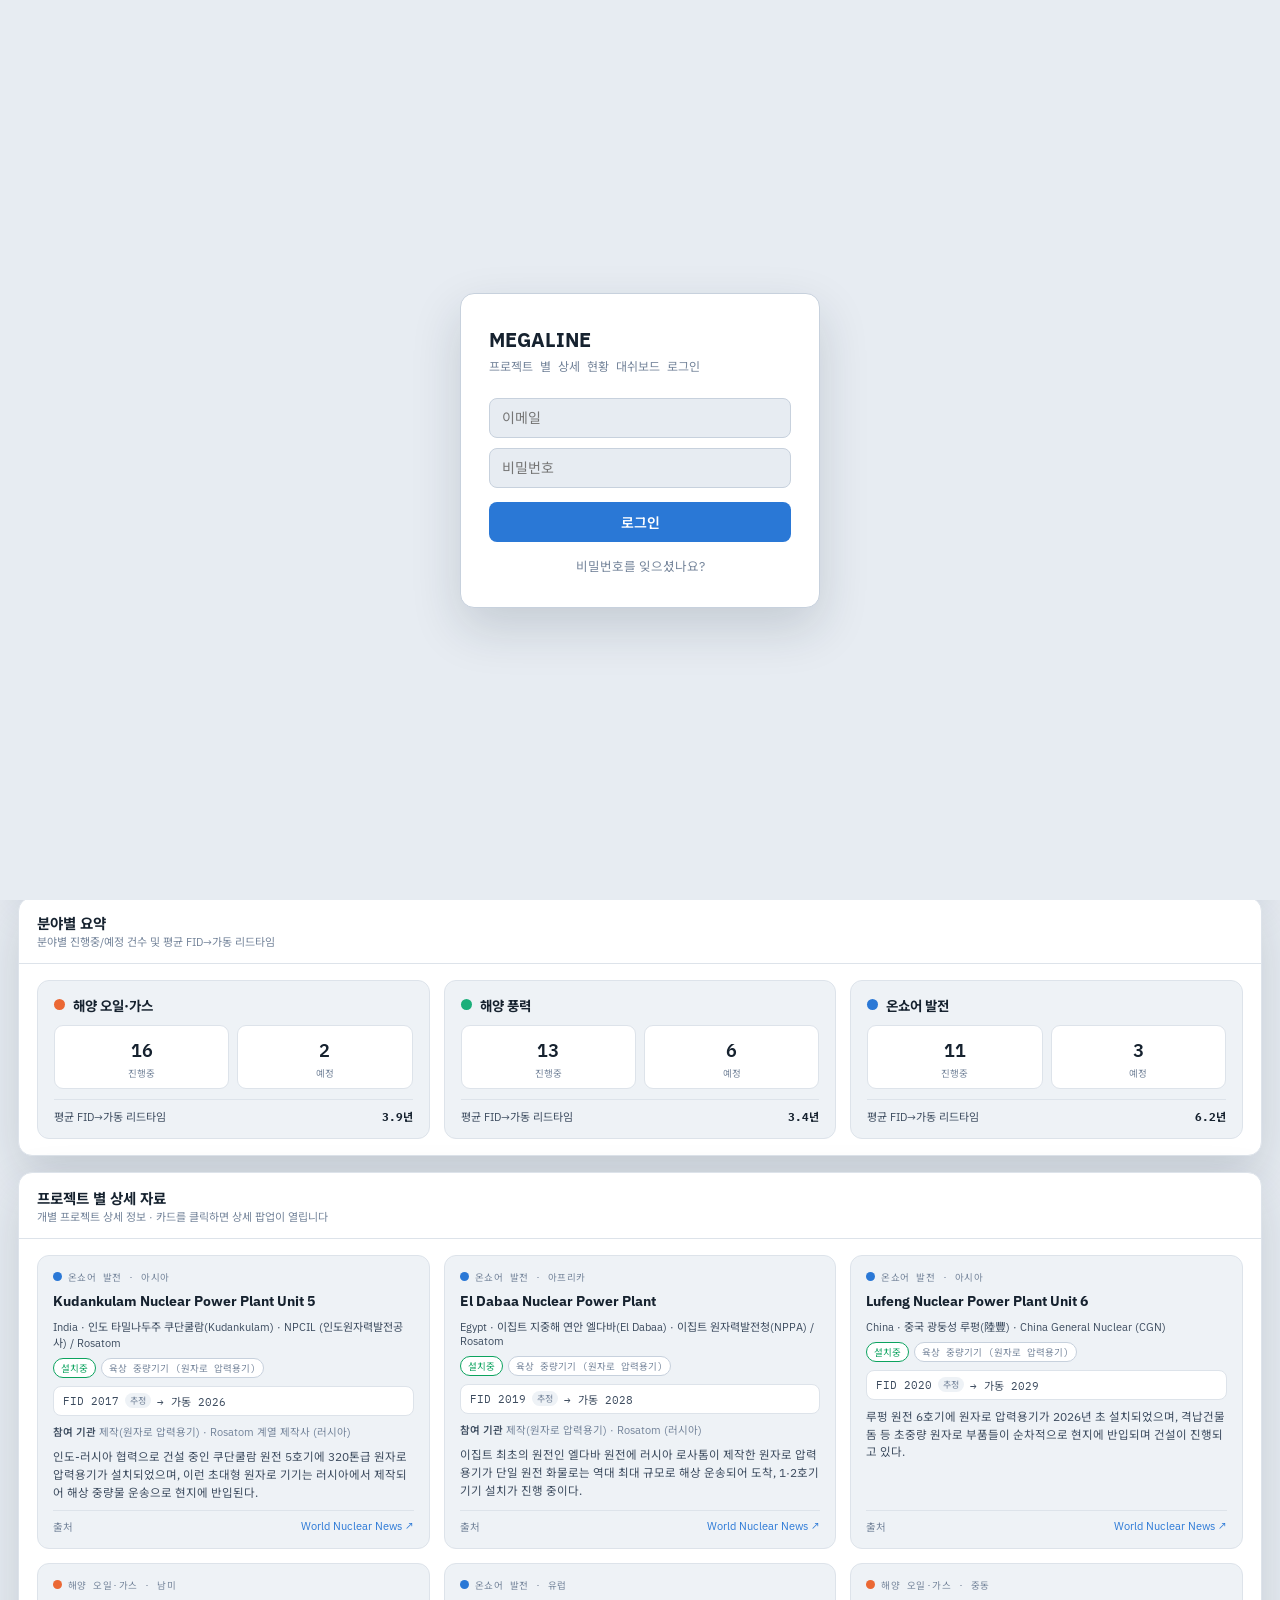
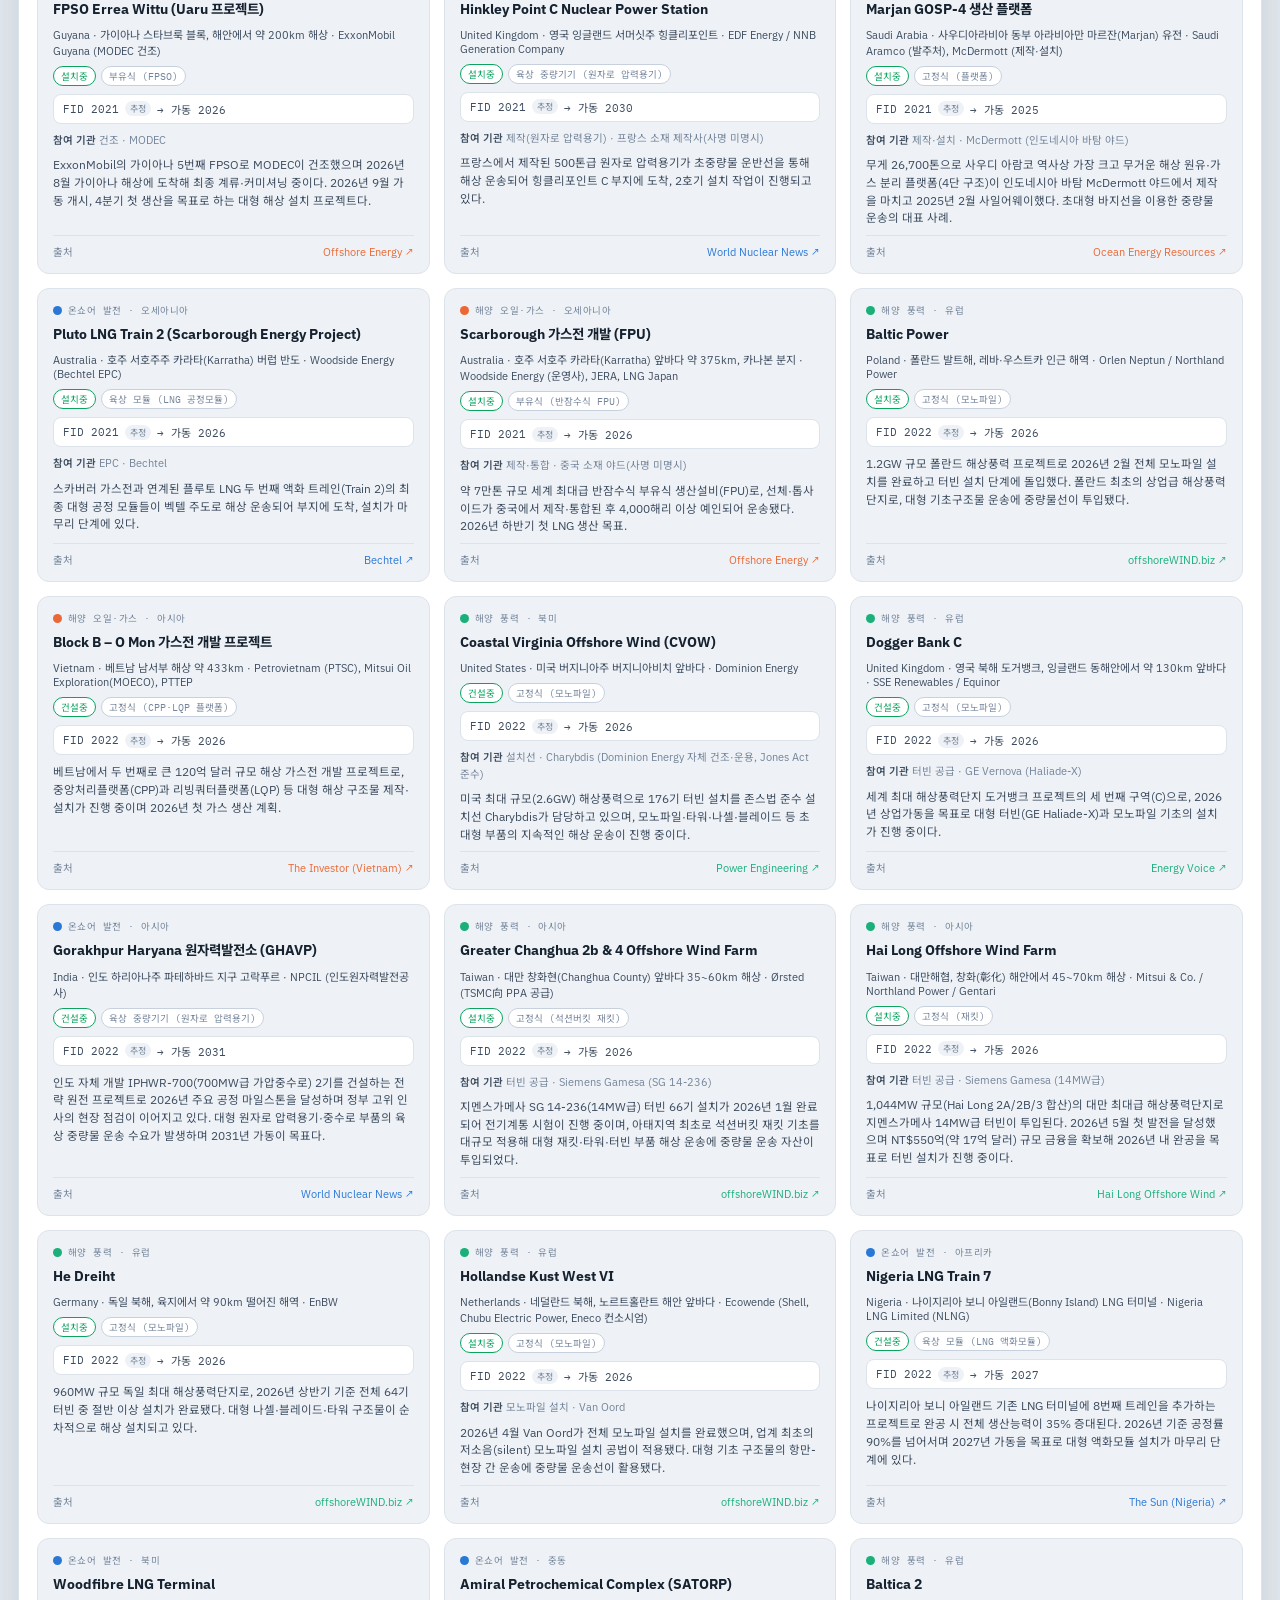
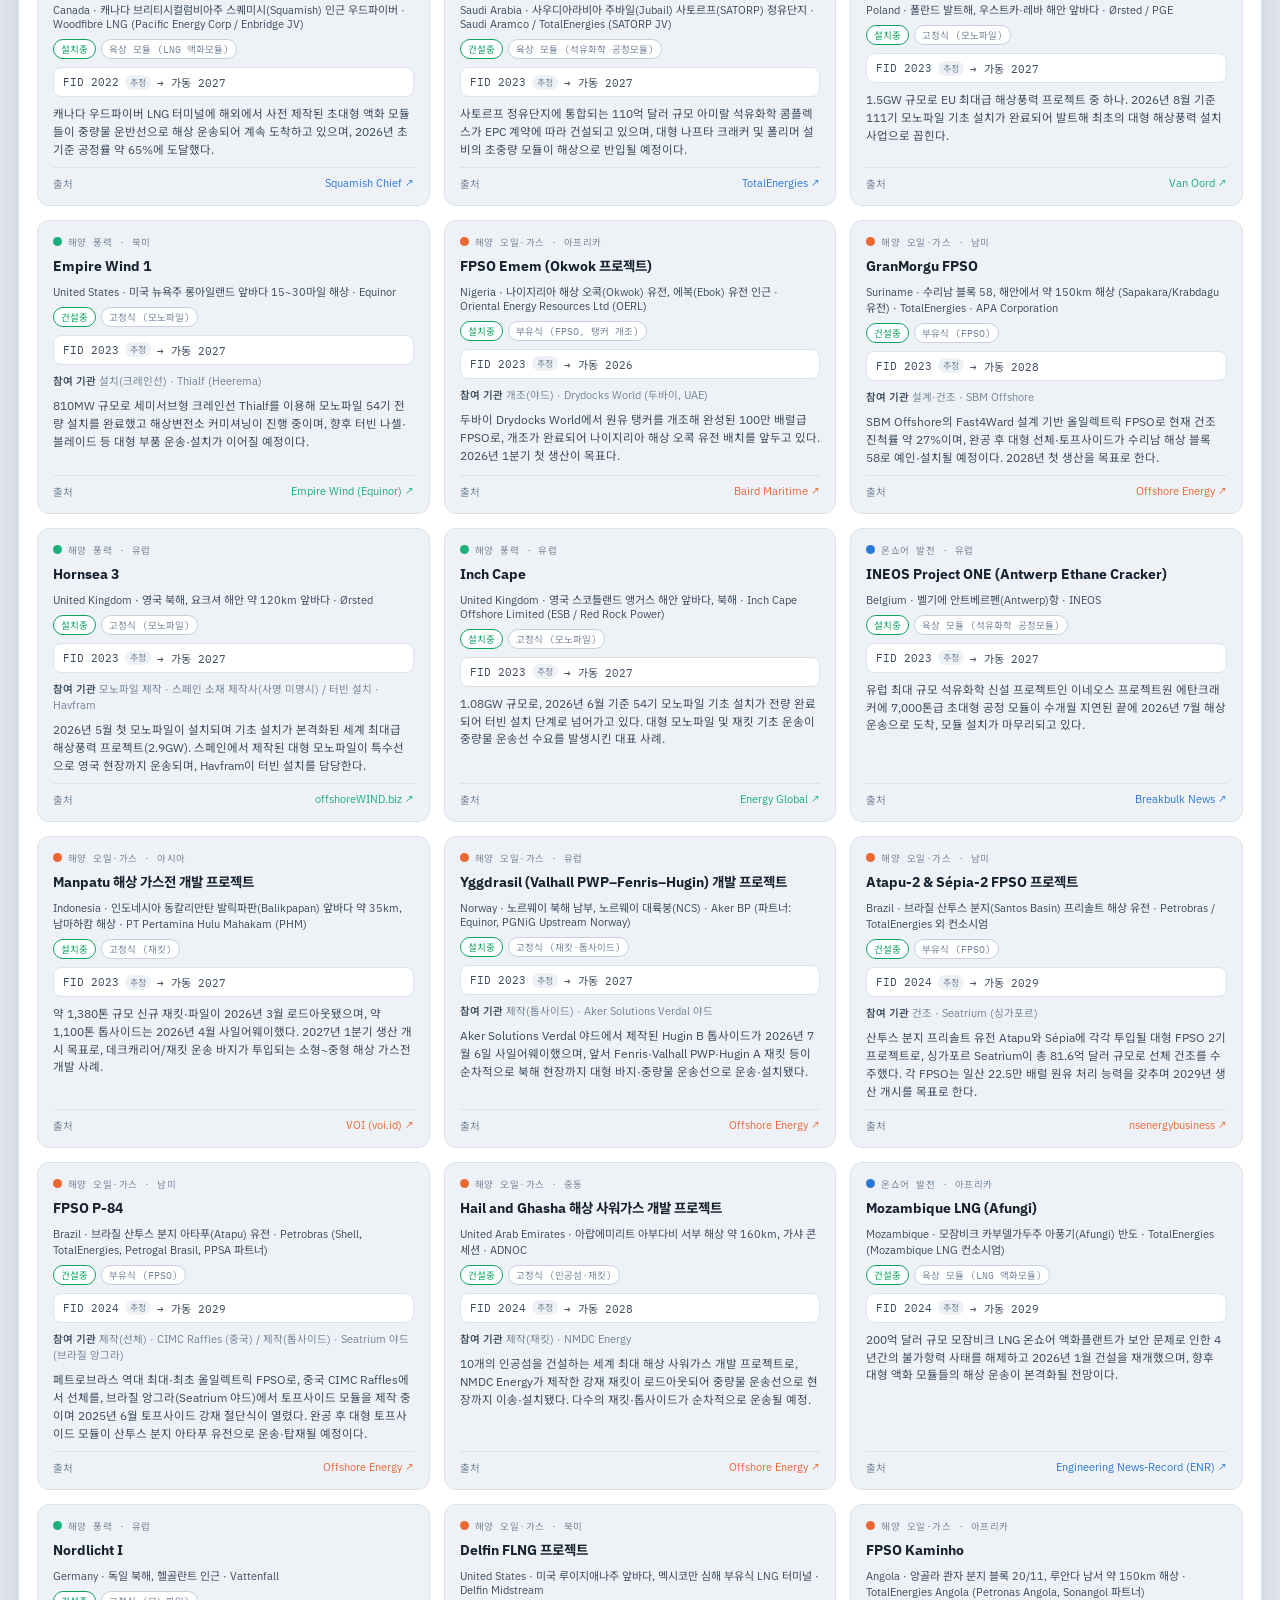
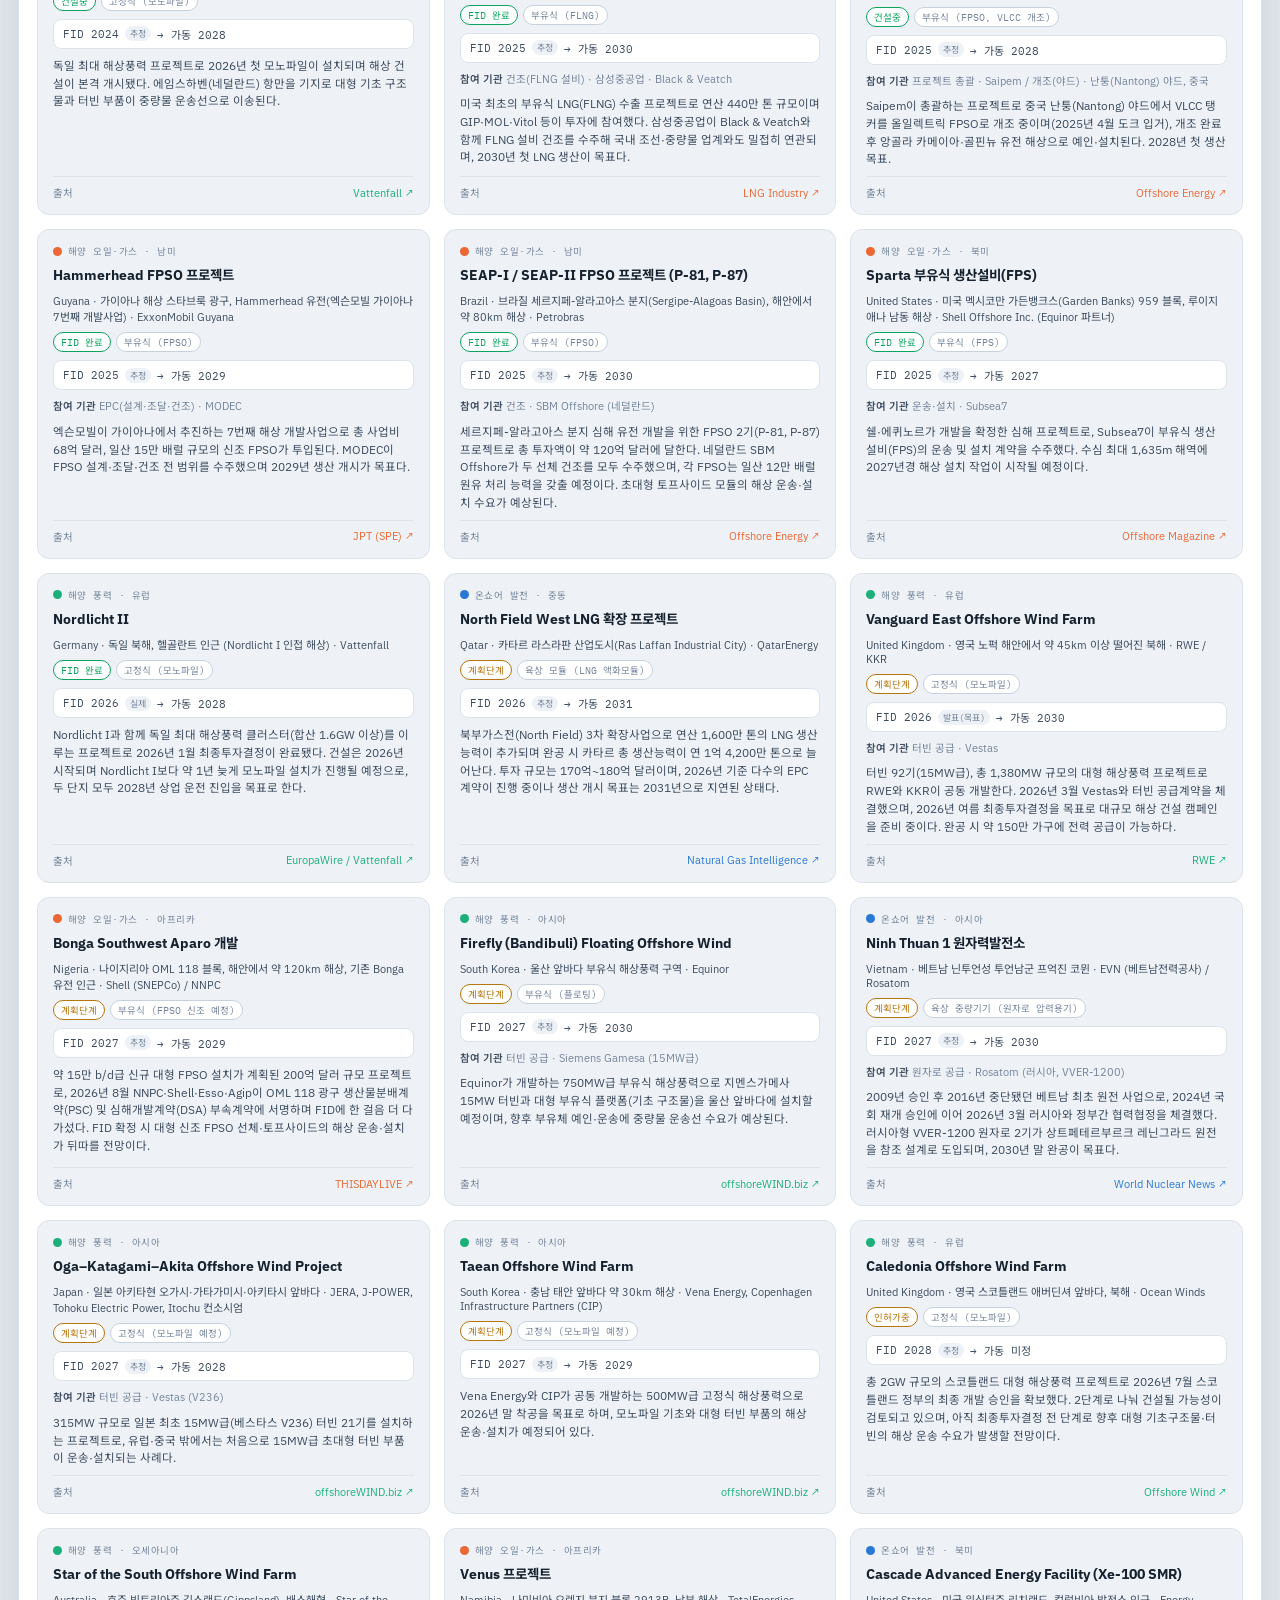
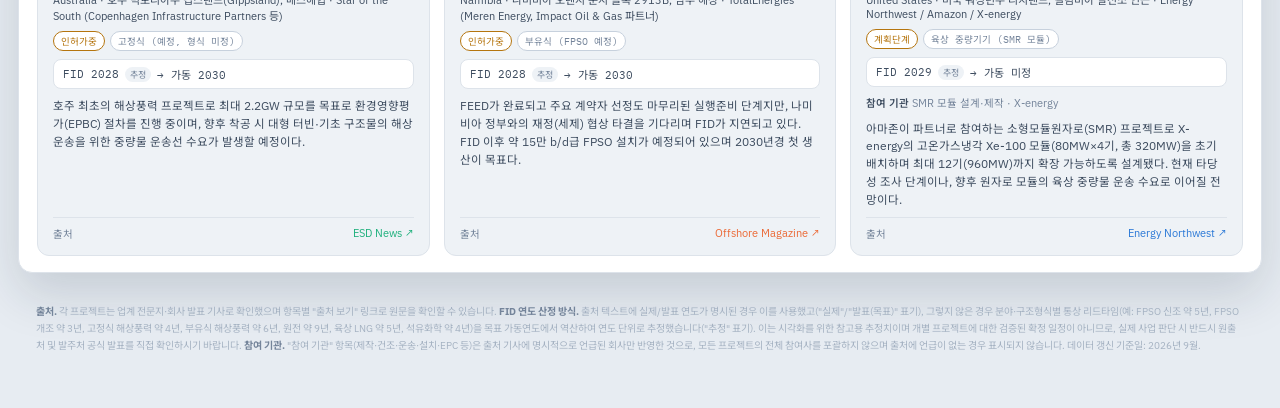
<file: schedule_index-20260914-backup.html>
<!doctype html>
<html lang="ko">
<head>
<meta charset="utf-8"/>
<meta name="viewport" content="width=device-width, initial-scale=1"/>
<title>프로젝트 별 상세 현황 대쉬보드</title>
<style>html{visibility:hidden;}</style>
<link rel="preconnect" href="https://fonts.googleapis.com">
<link rel="preconnect" href="https://fonts.gstatic.com" crossorigin>
<link href="https://fonts.googleapis.com/css2?family=IBM+Plex+Sans:wght@400;500;600;700&family=IBM+Plex+Mono:wght@400;500;600&family=Noto+Sans+KR:wght@400;500;600;700&display=swap" rel="stylesheet">
<style>.auth-gate{
  position:fixed; inset:0; z-index:9999;
  background:var(--page); display:flex; align-items:center; justify-content:center; padding:24px;
}
.auth-card{
  width:100%; max-width:360px; background:var(--panel); border:1px solid var(--line-strong);
  border-radius:var(--radius); box-shadow:var(--shadow); padding:32px 28px;
}
.auth-brand{ font-family:var(--font-sans); font-weight:700; font-size:20px; color:var(--ink); margin:0 0 4px; }
.auth-sub{ font-family:var(--font-mono); font-size:12px; color:var(--muted); margin:0 0 24px; }
.auth-card input{
  width:100%; box-sizing:border-box; font-family:var(--font-sans); font-size:14px;
  padding:10px 12px; border:1px solid var(--line-strong); border-radius:8px;
  background:var(--page); color:var(--ink); margin-bottom:10px;
}
.auth-card input:focus{ outline:none; border-color:var(--cat-power); }
.auth-card button[type="submit"]{
  width:100%; font-family:var(--font-sans); font-weight:600; font-size:14px;
  color:#fff; background:var(--cat-power); border:none; padding:10px; border-radius:8px;
  cursor:pointer; margin-top:4px;
}
.auth-card button[type="submit"]:hover{ filter:brightness(0.92); }
.auth-card button[type="submit"]:disabled{ opacity:0.6; cursor:default; }
.auth-error{ font-size:12.5px; color:var(--warn); margin:10px 0 0; }
.auth-forgot{ display:block; text-align:center; font-size:12.5px; color:var(--muted); margin-top:14px; text-decoration:none; }
.auth-forgot:hover{ color:var(--cat-power); text-decoration:underline; }

.auth-logout-btn{ color:var(--ink-soft); }
.auth-logout-btn:hover{ background:var(--cat-power); border-color:var(--cat-power); color:#fff; }
</style>
<style>
  :root{
    color-scheme: light;
    --font-sans: "IBM Plex Sans","Noto Sans KR",system-ui,-apple-system,sans-serif;
    --font-mono: "IBM Plex Mono","Noto Sans KR",ui-monospace,monospace;

    --page:        #e7ecf2;
    --stage:       #f4f6f9;
    --panel:       #ffffff;
    --panel-2:     #eef2f6;
    --line:        #dde3ea;
    --line-strong: #c7d1dd;

    --ink:         #16222f;
    --ink-soft:    #3d4c5f;
    --muted:       #74849a;
    --muted-2:     #a5b2c2;

    --cat-oil:     #eb6834;
    --cat-oil-tint:   rgba(235,104,52,.14);
    --cat-wind:    #1baf7a;
    --cat-wind-tint:  rgba(27,175,122,.14);
    --cat-power:   #2a78d6;
    --cat-power-tint: rgba(42,120,214,.14);

    --good:  #0ca35f;
    --warn:  #b5750f;

    --shadow: 0 20px 50px rgba(20,35,55,.16);
    --radius: 14px;
  }

  @media (prefers-color-scheme: dark){
    :root:not([data-theme="light"]){
      color-scheme: dark;
      --page:        #05090f;
      --stage:       #0a1119;
      --panel:       #0e1723;
      --panel-2:     #121d2b;
      --line:        #1c2c3f;
      --line-strong: #2e4258;

      --ink:         #eef3f8;
      --ink-soft:    #b9c6d6;
      --muted:       #6f849c;
      --muted-2:     #4c5f76;

      --cat-oil:     #d95926;
      --cat-oil-tint:   rgba(217,89,38,.16);
      --cat-wind:    #199e70;
      --cat-wind-tint:  rgba(25,158,112,.18);
      --cat-power:   #3987e5;
      --cat-power-tint: rgba(57,135,229,.18);

      --good:  #35c98f;
      --warn:  #e0a54c;
      --shadow: 0 20px 60px rgba(0,0,0,.55);
    }
  }
  :root[data-theme="dark"]{
    color-scheme: dark;
    --page:        #05090f;
    --stage:       #0a1119;
    --panel:       #0e1723;
    --panel-2:     #121d2b;
    --line:        #1c2c3f;
    --line-strong: #2e4258;

    --ink:         #eef3f8;
    --ink-soft:    #b9c6d6;
    --muted:       #6f849c;
    --muted-2:     #4c5f76;

    --cat-oil:     #d95926;
    --cat-oil-tint:   rgba(217,89,38,.16);
    --cat-wind:    #199e70;
    --cat-wind-tint:  rgba(25,158,112,.18);
    --cat-power:   #3987e5;
    --cat-power-tint: rgba(57,135,229,.18);

    --good:  #35c98f;
    --warn:  #e0a54c;
    --shadow: 0 20px 60px rgba(0,0,0,.55);
  }

  *{box-sizing:border-box;}
  html,body{margin:0;padding:0;}
  body{
    background: var(--page);
    color: var(--ink);
    font-family: var(--font-sans);
    min-height:100vh;
  }

  a{color:var(--cat-power);}

  .wrap{max-width:1400px;margin:0 auto;padding:18px 18px 40px;}

  /* ---------- header ---------- */
  .head{
    display:flex;
    align-items:center;
    gap:14px;
    flex-wrap:wrap;
    padding: 14px 20px;
    margin-bottom:14px;
    border:1px solid var(--line);
    border-radius: var(--radius);
    background: var(--panel);
    box-shadow: var(--shadow);
  }
  .brand{display:flex;flex-direction:column;gap:2px;min-width:max-content;}
  .brand .eyebrow{
    font-family: var(--font-mono);
    font-size:10.5px;
    letter-spacing:.14em;
    color: var(--muted);
    text-transform:uppercase;
  }
  .brand h1{
    margin:0;
    font-size:18px;
    font-weight:700;
    letter-spacing:-.01em;
    color: var(--ink);
  }
  .brand h1 .sub{
    font-weight:400;
    color: var(--ink-soft);
    font-size:13px;
    margin-left:8px;
  }
  .back-link{
    display:inline-flex;align-items:center;gap:5px;
    font-size:11.5px;color:var(--muted);text-decoration:none;
    padding:5px 10px;border-radius:8px;border:1px solid var(--line-strong);
    white-space:nowrap;
  }
  .back-link:hover{color:var(--ink);border-color:var(--muted);}

  .kpi-row{display:flex;gap:8px;}
  .kpi{
    display:flex;flex-direction:column;align-items:center;justify-content:center;
    padding:5px 14px;border-radius:10px;
    background: var(--panel-2);border:1px solid var(--line);min-width:60px;
  }
  .kpi .n{font-family:var(--font-mono);font-size:16px;font-weight:600;color:var(--ink);line-height:1.1;}
  .kpi .l{font-size:9.5px;color:var(--muted);letter-spacing:.02em;margin-top:2px;white-space:nowrap;}

  .head-spacer{flex:1 1 auto;}
  .head-controls{display:flex;align-items:center;gap:8px;flex:0 0 auto;}
  .icon-btn{
    width:34px;height:34px;border-radius:10px;flex:0 0 auto;
    border:1px solid var(--line-strong);
    background:var(--panel);color:var(--ink-soft);cursor:pointer;
    display:flex;align-items:center;justify-content:center;
    transition:color .12s ease, border-color .12s ease;
  }
  .icon-btn:hover{color:var(--ink);border-color:var(--muted);}
  .icon-btn svg{width:16px;height:16px;}
  .icon-btn .moon{display:none;}
  :root[data-theme="dark"] .icon-btn .sun{display:none;}
  :root[data-theme="dark"] .icon-btn .moon{display:block;}
  @media (prefers-color-scheme: dark){
    :root:not([data-theme="light"]) .icon-btn .sun{display:none;}
    :root:not([data-theme="light"]) .icon-btn .moon{display:block;}
  }

  /* ---------- menu (hamburger) ---------- */
  .menu-wrap{position:relative;}
  .menu-panel{
    position:absolute; top:calc(100% + 8px); right:0;
    background:var(--panel);
    border:1px solid var(--line-strong);
    border-radius:10px;
    padding:8px;
    min-width:200px;
    box-shadow: var(--shadow);
    display:none;
    z-index:60;
  }
  .menu-panel.open{display:block;}
  .menu-panel a{
    display:block;
    padding:8px 10px;
    border-radius:7px;
    font-size:12.5px;
    color:var(--ink-soft);
    text-decoration:none;
  }
  .menu-panel a:hover{background:var(--panel-2);color:var(--ink);}
  .menu-divider{height:1px;background:var(--line);margin:6px 2px;}

  /* ---------- back-to-top ---------- */
  .back-to-top{
    position:fixed; right:22px; bottom:22px; z-index:120;
    width:44px;height:44px;border-radius:50%;
    display:flex;align-items:center;justify-content:center;
    background:var(--panel);border:1px solid var(--line-strong);
    color:var(--ink-soft);cursor:pointer;box-shadow:var(--shadow);
    opacity:0;visibility:hidden;transform:translateY(8px);
    transition:opacity .18s ease, transform .18s ease, visibility .18s;
  }
  .back-to-top.show{opacity:1;visibility:visible;transform:translateY(0);}
  .back-to-top:hover{color:var(--ink);border-color:var(--muted);}
  .back-to-top svg{width:18px;height:18px;}

  /* ---------- filter bar ---------- */
  .filter-bar{
    display:flex;
    align-items:center;
    gap:16px;
    flex-wrap:wrap;
    padding:10px 16px;
    margin-bottom:14px;
    border:1px solid var(--line);
    border-radius: var(--radius);
    background:var(--panel-2);
    font-size:11.5px;
  }
  .filter-group{display:flex;gap:7px;align-items:center;flex-wrap:wrap;}
  .filter-title{font-size:9.5px;color:var(--muted);text-transform:uppercase;letter-spacing:.08em;margin-right:1px;white-space:nowrap;}
  .swatch{
    display:inline-flex;align-items:center;gap:6px;
    padding:5px 10px 5px 8px;
    border-radius:999px;
    border:1px solid var(--line-strong);
    background:var(--panel);
    cursor:pointer;
    user-select:none;
    transition:opacity .15s ease, border-color .15s ease;
    font-size:11px;
    color:var(--ink-soft);
    white-space:nowrap;
  }
  .swatch:hover{border-color:var(--muted);}
  .swatch.off{opacity:.35;}
  .dot{width:9px;height:9px;border-radius:50%;flex:0 0 auto;}
  .dot.oil{background:var(--cat-oil);}
  .dot.wind{background:var(--cat-wind);}
  .dot.power{background:var(--cat-power);}
  .filter-sep{width:1px;align-self:stretch;background:var(--line-strong);margin:0 2px;}
  .search-input{
    padding:6px 10px;
    border-radius:8px;
    border:1px solid var(--line-strong);
    background:var(--panel);
    color:var(--ink);
    font-family:var(--font-sans);
    font-size:12px;
    min-width:180px;
  }
  .search-input::placeholder{color:var(--muted);}
  .search-input:focus{outline:none;border-color:var(--muted);}

  /* ---------- panels ---------- */
  .panel{
    border:1px solid var(--line);
    border-radius: var(--radius);
    background:var(--panel);
    box-shadow: var(--shadow);
    margin-bottom:16px;
    overflow:hidden;
  }
  .panel-head{
    display:flex;align-items:center;gap:10px;flex-wrap:wrap;
    padding:14px 18px;border-bottom:1px solid var(--line);
  }
  .panel-title{font-size:14.5px;font-weight:700;color:var(--ink);}
  .panel-sub{font-size:11px;color:var(--muted);}
  .panel-head-spacer{flex:1 1 auto;}
  .info-icon{
    display:inline-flex;align-items:center;justify-content:center;
    width:15px;height:15px;border-radius:50%;
    background:var(--panel-2);border:1px solid var(--line-strong);
    color:var(--muted);font-size:10px;font-style:normal;cursor:help;
    position:relative;
  }
  .info-icon .info-pop{
    display:none;position:absolute;bottom:calc(100% + 7px);right:-8px;
    width:240px;background:var(--panel);border:1px solid var(--line-strong);
    border-radius:9px;box-shadow:var(--shadow);padding:9px 11px;
    font-size:11px;line-height:1.55;color:var(--ink-soft);cursor:auto;z-index:40;
  }
  .info-icon:hover .info-pop, .info-icon:focus .info-pop{display:block;}

  /* ---------- Gantt ---------- */
  .gantt-scroll{overflow-x:auto;overflow-y:auto;max-height:640px;}
  .gantt-inner{min-width:900px;position:relative;}
  .gantt-axis{
    display:flex;position:sticky;top:0;z-index:30;
    background:var(--panel);border-bottom:1px solid var(--line-strong);
  }
  .gantt-label-col{
    flex:0 0 220px;padding:8px 14px;
    font-family:var(--font-mono);font-size:9.5px;color:var(--muted);
    letter-spacing:.06em;text-transform:uppercase;
    position:sticky;left:0;background:var(--panel);z-index:3;
    border-right:1px solid var(--line);
    display:flex;align-items:center;
  }
  /* The sticky year-axis header (above) must always paint above every row's
     (and every group header's) label column as the table scrolls vertically
     inside .gantt-scroll -- otherwise a scrolled-up row's label column (also
     position:sticky, but only for horizontal/left scrolling) ends up with a
     HIGHER z-index than the axis and visually overlaps/covers it instead of
     disappearing behind it (2026-09-08 bug: Jeffrey reported the header
     getting covered while scrolling). Give the axis's own label cell the
     highest z-index in this stack so it always wins. */
  .gantt-axis .gantt-label-col{z-index:31;}
  .gantt-years{flex:1 1 auto;position:relative;height:32px;}
  .gantt-year-tick{
    position:absolute;top:0;bottom:0;
    font-family:var(--font-mono);font-size:10px;color:var(--muted);
    display:flex;align-items:center;padding-left:4px;
    border-left:1px solid var(--line);
  }
  .gantt-today-line{
    position:absolute;top:0;bottom:0;width:0;border-left:2px dashed var(--warn);z-index:5;
  }
  .gantt-today-label{
    position:absolute;top:2px;font-family:var(--font-mono);font-size:9px;color:var(--warn);
    white-space:nowrap;transform:translateX(4px);z-index:6;
  }
  .gantt-group-header{
    display:flex;
    background:var(--panel-2);
    border-bottom:1px solid var(--line);
  }
  .gantt-group-header .gantt-label-col{
    background:var(--panel-2);position:sticky;left:0;
    font-size:11px;font-weight:600;color:var(--ink-soft);text-transform:none;letter-spacing:0;
    gap:6px;
  }
  .gantt-row{display:flex;border-bottom:1px solid var(--line);}
  .gantt-row:hover{background:var(--panel-2);}
  .gantt-row .gantt-label-col{
    background:inherit;font-family:var(--font-sans);font-size:11.5px;color:var(--ink);
    text-transform:none;letter-spacing:0;flex-direction:column;align-items:flex-start;
    justify-content:center;gap:2px;cursor:pointer;
  }
  .gantt-row:hover .gantt-label-col{background:var(--panel-2);}
  .grow-name{overflow:hidden;text-overflow:ellipsis;white-space:nowrap;max-width:192px;font-weight:500;}
  .grow-meta{font-size:9.5px;color:var(--muted);font-family:var(--font-mono);}
  .gantt-track{flex:1 1 auto;position:relative;height:38px;}
  .gantt-bar{
    position:absolute;top:9px;height:20px;border-radius:6px;
    display:flex;align-items:center;
    font-family:var(--font-mono);font-size:9.5px;color:#fff;
    padding:0 7px;white-space:nowrap;overflow:hidden;cursor:pointer;
    box-shadow:0 1px 2px rgba(0,0,0,.15);
  }
  .gantt-bar.cat-oil{background:var(--cat-oil);}
  .gantt-bar.cat-wind{background:var(--cat-wind);}
  .gantt-bar.cat-power{background:var(--cat-power);}
  .gantt-bar.future{opacity:.55;border:1.5px dashed rgba(255,255,255,.7);}
  .gantt-bar.unknown-end{
    background-image:repeating-linear-gradient(135deg, rgba(255,255,255,.35) 0 6px, transparent 6px 12px);
  }
  .gantt-bar:hover, .gantt-bar.pinned{filter:brightness(1.08);outline:2px solid var(--ink);outline-offset:1px;}

  /* ---------- tooltip (shared) ---------- */
  .tooltip{
    position:fixed;
    width:min(300px, calc(100vw - 24px));
    max-height: min(70vh, 420px);
    overflow-y:auto;
    background:var(--panel);
    border:1px solid var(--line-strong);
    border-radius:12px;
    padding:13px 14px 12px;
    box-shadow: var(--shadow);
    opacity:0;
    visibility:hidden;
    transform: translateY(4px) scale(.97);
    transition: opacity .14s ease, transform .14s ease;
    z-index:200;
    font-size:12px;
  }
  .tooltip.show{opacity:1;visibility:visible;transform:translateY(0) scale(1);}
  .tt-cat{
    display:inline-flex;align-items:center;gap:5px;
    font-family:var(--font-mono);font-size:9.5px;letter-spacing:.06em;text-transform:uppercase;
    color:var(--muted);margin-bottom:6px;
  }
  .tt-cat .dot{width:7px;height:7px;}
  .tt-name{font-size:14px;font-weight:600;color:var(--ink);line-height:1.35;margin-bottom:4px;}
  .tt-loc{font-size:11px;color:var(--ink-soft);margin-bottom:9px;}
  .tt-row{display:flex;justify-content:space-between;gap:10px;font-size:11px;padding:5px 0;border-top:1px solid var(--line);}
  .tt-row .k{color:var(--muted);white-space:nowrap;}
  .tt-row .v{color:var(--ink-soft);text-align:right;}
  .tt-badge{
    display:inline-flex;align-items:center;gap:5px;padding:2px 8px;border-radius:999px;
    font-size:10px;font-weight:500;background:var(--panel-2);border:1px solid var(--line-strong);color:var(--ink-soft);
  }
  .tt-stake{font-size:11px;color:var(--ink-soft);padding-top:9px;margin-top:5px;border-top:1px solid var(--line);}
  .tt-stake .k{color:var(--muted);display:block;margin-bottom:5px;}
  .tt-stake ul{margin:0;padding-left:16px;}
  .tt-stake li{margin-bottom:3px;line-height:1.4;}
  .tt-desc{font-size:11.5px;color:var(--ink-soft);line-height:1.55;margin-top:9px;padding-top:9px;border-top:1px solid var(--line);}
  .tt-note{font-size:10.5px;color:var(--muted);line-height:1.5;margin-top:8px;padding:7px 9px;background:var(--panel-2);border-radius:8px;}
  .tt-src{display:flex;align-items:center;justify-content:space-between;margin-top:10px;padding-top:9px;border-top:1px solid var(--line);font-size:11px;}
  .tt-src a{text-decoration:none;font-weight:500;}
  .tt-src a:hover{text-decoration:underline;}
  .tt-close{position:absolute;top:8px;right:8px;background:none;border:none;color:var(--muted);cursor:pointer;font-size:16px;line-height:1;padding:4px;}
  .tt-close:hover{color:var(--ink);}

  /* ---------- 분야별 요약 ---------- */
  .summary-grid{display:grid;grid-template-columns:repeat(3, 1fr);gap:14px;padding:16px 18px;}
  .summary-card{border:1px solid var(--line);border-radius:12px;padding:14px 16px;background:var(--panel-2);}
  .summary-card .sc-head{display:flex;align-items:center;gap:8px;margin-bottom:10px;}
  .summary-card .sc-head .dot{width:11px;height:11px;}
  .summary-card .sc-head .lbl{font-weight:700;font-size:13.5px;color:var(--ink);}
  .sc-stats{display:grid;grid-template-columns:1fr 1fr;gap:8px;margin-bottom:10px;}
  .sc-stat{background:var(--panel);border:1px solid var(--line);border-radius:9px;padding:8px;text-align:center;}
  .sc-stat .num{font-family:var(--font-mono);font-size:18px;font-weight:600;color:var(--ink);}
  .sc-stat .lbl{font-size:9.5px;color:var(--muted);margin-top:2px;}
  .sc-lead{font-size:11px;color:var(--ink-soft);display:flex;justify-content:space-between;padding-top:8px;border-top:1px solid var(--line);}
  .sc-lead b{color:var(--ink);font-family:var(--font-mono);}

  /* ---------- 상세 카드 ---------- */
  .card-grid{display:grid;grid-template-columns:repeat(3, 1fr);gap:14px;padding:16px 18px;}
  .pcard{border:1px solid var(--line);border-radius:12px;padding:14px 15px;background:var(--panel-2);display:flex;flex-direction:column;gap:8px;}
  .pcard .pc-cat{display:flex;align-items:center;gap:6px;font-family:var(--font-mono);font-size:9.5px;letter-spacing:.05em;text-transform:uppercase;color:var(--muted);}
  .pcard .pc-name{font-size:13.5px;font-weight:700;color:var(--ink);line-height:1.35;}
  .pcard .pc-loc{font-size:11px;color:var(--ink-soft);}
  .pcard .pc-tags{display:flex;gap:5px;flex-wrap:wrap;}
  .pc-tag{font-family:var(--font-mono);font-size:9.5px;padding:2px 7px;border-radius:999px;background:var(--panel);border:1px solid var(--line-strong);color:var(--muted);white-space:nowrap;}
  .pc-tag.stage-active{color:var(--good);border-color:var(--good);}
  .pc-tag.stage-future{color:var(--warn);border-color:var(--warn);}
  .pcard .pc-sched{display:flex;align-items:center;gap:6px;font-family:var(--font-mono);font-size:11px;color:var(--ink-soft);background:var(--panel);border:1px solid var(--line);border-radius:8px;padding:6px 9px;}
  .pcard .pc-sched .fid-type{font-size:9px;padding:1px 5px;border-radius:999px;background:var(--panel-2);color:var(--muted);}
  .pcard .pc-stake{font-size:10.5px;color:var(--muted);line-height:1.55;}
  .pcard .pc-stake b{color:var(--ink-soft);font-weight:600;}
  .pcard .pc-desc{font-size:11.5px;color:var(--ink-soft);line-height:1.55;flex:1 1 auto;}
  .pcard .pc-src{font-size:10.5px;padding-top:8px;border-top:1px solid var(--line);display:flex;justify-content:space-between;align-items:center;}
  .pcard .pc-src a{text-decoration:none;}
  .pcard .pc-src a:hover{text-decoration:underline;}
  .hidden-by-filter{display:none !important;}
  .list-empty{padding:26px 12px;text-align:center;font-size:11.5px;color:var(--muted);display:none;}
  .list-empty.show{display:block;}

  .foot-note{font-size:10px;color:var(--muted-2);line-height:1.7;padding:14px 18px;}
  .foot-note b{color:var(--muted);}

  /* ================= RESPONSIVE ================= */
  @media (max-width: 1180px){
    .kpi-row{display:none;}
    .summary-grid, .card-grid{grid-template-columns:repeat(2, 1fr);}
  }
  @media (max-width: 900px){
    .wrap{padding:12px 10px 30px;}
    .gantt-label-col{flex-basis:150px;}
    .grow-name{max-width:120px;}
    .summary-grid, .card-grid{grid-template-columns:1fr;padding:12px;}
    .brand h1{font-size:15.5px;}
    .brand h1 .sub{display:block;margin-left:0;margin-top:2px;font-size:11.5px;}
  }
  @media (max-width: 560px){
    .head{padding:12px 14px;}
    .brand .eyebrow{display:none;}
    .filter-bar{padding:8px 12px;gap:8px 10px;}
    .filter-title{width:100%;margin:0 0 -2px;}
    .search-input{min-width:0;flex:1 1 100%;}
    .panel-head{padding:12px 14px;}
  }
</style>
</head>
<body>

<div id="authGate" class="auth-gate">
  <div class="auth-card">
    <p class="auth-brand">MEGALINE</p>
    <p class="auth-sub">프로젝트 별 상세 현황 대쉬보드 로그인</p>
    <form id="authForm">
      <input type="email" id="authEmail" placeholder="이메일" autocomplete="username" required>
      <input type="password" id="authPassword" placeholder="비밀번호" autocomplete="current-password" required>
      <button type="submit">로그인</button>
      <p class="auth-error" id="authError" hidden></p>
    </form>
    <a href="#" id="authForgot" class="auth-forgot">비밀번호를 잊으셨나요?</a>
  </div>
</div>
<script>
  // Optimistic reveal: if this browser was signed in last time, show the page
  // immediately instead of waiting for Firebase's async session check (that
  // check still runs via auth-gate.js and will correct this if it was wrong).
  (function () {
    try {
      if (localStorage.getItem("mgProjectMapAuthed") === "1") {
        var g = document.getElementById("authGate");
        if (g) g.style.display = "none";
        document.documentElement.style.visibility = "visible";
      }
    } catch (e) {}
  })();
</script>

<div class="wrap" id="menuPanelAnchor">

  <header class="head">
    <div class="brand">
      <div class="eyebrow">Megaline · Heavy-Lift Market Intelligence</div>
      <h1>프로젝트 별 상세 현황 대쉬보드<span class="sub">예정·진행중 프로젝트 일정 및 상세 현황</span></h1>
    </div>
    <a class="back-link" href="./index.html" title="프로젝트 지도로 이동">
      ← 프로젝트 지도
    </a>
    <div class="kpi-row">
      <div class="kpi"><div class="n">51</div><div class="l">전체</div></div>
      <div class="kpi"><div class="n">40</div><div class="l">진행중</div></div>
      <div class="kpi"><div class="n">11</div><div class="l">예정</div></div>
    </div>
    <div class="head-spacer"></div>
    <div class="head-controls">
      <button class="icon-btn" id="themeToggle" aria-label="라이트/다크 모드 전환" title="라이트/다크 모드 전환">
        <svg class="sun" viewBox="0 0 24 24" fill="none" stroke="currentColor" stroke-width="2" stroke-linecap="round"><circle cx="12" cy="12" r="4.2"/><path d="M12 2.5v2.4M12 19.1v2.4M4.4 4.4l1.7 1.7M17.9 17.9l1.7 1.7M2.5 12h2.4M19.1 12h2.4M4.4 19.6l1.7-1.7M17.9 6.1l1.7-1.7"/></svg>
        <svg class="moon" viewBox="0 0 24 24" fill="none" stroke="currentColor" stroke-width="2" stroke-linecap="round" stroke-linejoin="round"><path d="M20 14.5A8.5 8.5 0 1 1 9.5 4a6.8 6.8 0 0 0 10.5 10.5Z"/></svg>
      </button>
      <div class="menu-wrap">
        <button class="icon-btn" id="menuToggle" aria-label="메뉴" aria-haspopup="true" aria-expanded="false">
          <svg viewBox="0 0 24 24" fill="none" stroke="currentColor" stroke-width="2" stroke-linecap="round"><line x1="4" y1="7" x2="20" y2="7"/><line x1="4" y1="12" x2="20" y2="12"/><line x1="4" y1="17" x2="20" y2="17"/></svg>
        </button>
        <div class="menu-panel" id="menuPanel" role="menu">
          <a href="#" data-action="reset-filters" role="menuitem">필터 초기화</a>
          <a href="#" data-action="only-active" role="menuitem">진행중 프로젝트만 보기</a>
          <a href="#" data-action="only-future" role="menuitem">예정 프로젝트만 보기</a>
          <div class="menu-divider"></div>
          <a href="./index.html" role="menuitem">← 프로젝트 지도로 이동</a>
        </div>
      </div>
    </div>
  </header>

  <div class="filter-bar">
    <div class="filter-group">
      <span class="filter-title">분야</span>
      <span class="swatch" data-filter-cat="offshore_oil_gas"><span class="dot oil"></span>해양 오일·가스</span>
      <span class="swatch" data-filter-cat="offshore_wind"><span class="dot wind"></span>해양 풍력</span>
      <span class="swatch" data-filter-cat="onshore_power"><span class="dot power"></span>온쇼어 발전</span>
    </div>
    <div class="filter-sep"></div>
    <div class="filter-group">
      <span class="filter-title">단계</span>
      <span class="swatch" data-filter-stage="active">진행중(건설·설치·FID완료)</span>
      <span class="swatch" data-filter-stage="future">예정(계획·인허가)</span>
    </div>
    <div class="filter-sep"></div>
    <input type="search" id="searchInput" class="search-input" placeholder="프로젝트·발주처·국가 검색" autocomplete="off">
  </div>

  <!-- ============ 상단: 프로젝트 일정표 (Gantt) ============ -->
  <section class="panel" id="ganttPanel">
    <div class="panel-head">
      <div>
        <div class="panel-title">프로젝트 일정표</div>
        <div class="panel-sub">FID(최종투자결정) ~ 가동(첫 생산/상업운전) 기간 · 분야별 색상 · 점선 테두리는 "예정" 단계</div>
      </div>
      <div class="panel-head-spacer"></div>
      <span class="info-icon" tabindex="0">ⓘ<span class="info-pop">
        FID 연도는 연도 단위 범위로 제공됩니다. 출처에 명시된 실제/발표 연도가 없는 경우
        분야·구조형식별 통상 리드타임을 이용해 추정한 값이며(전체 51건 중 49건 추정),
        막대를 클릭하면 각 값의 근거를 확인할 수 있습니다. 세로 점선은 오늘(2026년) 기준선입니다.
      </span></span>
    </div>
    <div class="gantt-scroll">
      <div class="gantt-inner" id="ganttInner"></div>
    </div>
    <div class="list-empty" id="ganttEmpty">선택한 필터에 해당하는 프로젝트가 없습니다.</div>
  </section>

  <!-- ============ 중단: 분야별 요약 ============ -->
  <section class="panel" id="summaryPanel">
    <div class="panel-head">
      <div>
        <div class="panel-title">분야별 요약</div>
        <div class="panel-sub">분야별 진행중/예정 건수 및 평균 FID→가동 리드타임</div>
      </div>
    </div>
    <div class="summary-grid" id="summaryGrid"></div>
  </section>

  <!-- ============ 하단: 프로젝트 별 상세 자료 ============ -->
  <section class="panel" id="detailPanel">
    <div class="panel-head">
      <div>
        <div class="panel-title">프로젝트 별 상세 자료</div>
        <div class="panel-sub">개별 프로젝트 상세 정보 · 카드를 클릭하면 상세 팝업이 열립니다</div>
      </div>
    </div>
    <div class="card-grid" id="cardGrid"></div>
    <div class="list-empty" id="cardEmpty">선택한 필터에 해당하는 프로젝트가 없습니다.</div>
  </section>

  <div class="foot-note">
    <b>출처.</b> 각 프로젝트는 업계 전문지·회사 발표 기사로 확인했으며 항목별 "출처 보기" 링크로 원문을 확인할 수 있습니다.
    <b>FID 연도 산정 방식.</b> 출처 텍스트에 실제/발표 연도가 명시된 경우 이를 사용했고("실제"/"발표(목표)" 표기),
    그렇지 않은 경우 분야·구조형식별 통상 리드타임(예: FPSO 신조 약 5년, FPSO 개조 약 3년, 고정식 해상풍력 약 4년,
    부유식 해상풍력 약 6년, 원전 약 9년, 육상 LNG 약 5년, 석유화학 약 4년)을 목표 가동연도에서 역산하여 연도 단위로
    추정했습니다("추정" 표기). 이는 시각화를 위한 참고용 추정치이며 개별 프로젝트에 대한 검증된 확정 일정이 아니므로,
    실제 사업 판단 시 반드시 원출처 및 발주처 공식 발표를 직접 확인하시기 바랍니다.
    <b>참여 기관.</b> "참여 기관" 항목(제작·건조·운송·설치·EPC 등)은 출처 기사에 명시적으로 언급된 회사만 반영한
    것으로, 모든 프로젝트의 전체 참여사를 포괄하지 않으며 출처에 언급이 없는 경우 표시되지 않습니다.
    데이터 갱신 기준일: 2026년 9월.
  </div>
</div>

<div class="tooltip" id="tooltip"></div>

<button class="back-to-top" id="backToTop" aria-label="맨 위로 이동" title="맨 위로 이동">
  <svg viewBox="0 0 24 24" fill="none" stroke="currentColor" stroke-width="2" stroke-linecap="round" stroke-linejoin="round"><path d="M12 19V5M5 12l7-7 7 7"/></svg>
</button>

<script>
const PROJECTS = [{"id": "sp0", "name": "FPSO P-84", "category": "offshore_oil_gas", "country": "Brazil", "region": "남미", "location_text": "브라질 산투스 분지 아타푸(Atapu) 유전", "client": "Petrobras (Shell, TotalEnergies, Petrogal Brasil, PPSA 파트너)", "stakeholders": [{"role": "제작(선체)", "name": "CIMC Raffles (중국)"}, {"role": "제작(톱사이드)", "name": "Seatrium 야드 (브라질 앙그라)"}], "stage_code": "construction", "stage_label": "건설중", "stage_bucket": "active", "feature_tag": "부유식 (FPSO)", "fid_year": 2024, "fid_year_type": "estimated", "fid_year_type_label": "추정", "fid_note": "목표연도 기준 통상 리드타임(5년)을 역산한 추정치", "prod_year": 2029, "prod_year_known": true, "bar_end": 2029, "description_kr": "페트로브라스 역대 최대·최초 올일렉트릭 FPSO로, 중국 CIMC Raffles에서 선체를, 브라질 앙그라(Seatrium 야드)에서 토프사이드 모듈을 제작 중이며 2025년 6월 토프사이드 강재 절단식이 열렸다. 완공 후 대형 토프사이드 모듈이 산투스 분지 아타푸 유전으로 운송·탑재될 예정이다.", "source_name": "Offshore Energy", "source_url": "https://www.offshore-energy.biz/topside-construction-underway-for-petrobras-next-gen-fpso/"}, {"id": "sp1", "name": "FPSO Errea Wittu (Uaru 프로젝트)", "category": "offshore_oil_gas", "country": "Guyana", "region": "남미", "location_text": "가이아나 스타브룩 블록, 해안에서 약 200km 해상", "client": "ExxonMobil Guyana (MODEC 건조)", "stakeholders": [{"role": "건조", "name": "MODEC"}], "stage_code": "installation", "stage_label": "설치중", "stage_bucket": "active", "feature_tag": "부유식 (FPSO)", "fid_year": 2021, "fid_year_type": "estimated", "fid_year_type_label": "추정", "fid_note": "목표연도 기준 통상 리드타임(5년)을 역산한 추정치", "prod_year": 2026, "prod_year_known": true, "bar_end": 2026, "description_kr": "ExxonMobil의 가이아나 5번째 FPSO로 MODEC이 건조했으며 2026년 8월 가이아나 해상에 도착해 최종 계류·커미셔닝 중이다. 2026년 9월 가동 개시, 4분기 첫 생산을 목표로 하는 대형 해상 설치 프로젝트다.", "source_name": "Offshore Energy", "source_url": "https://www.offshore-energy.biz/modecs-fpso-reaches-guyana-as-exxonmobils-fifth-oil-project-nears-start-up/"}, {"id": "sp2", "name": "Sparta 부유식 생산설비(FPS)", "category": "offshore_oil_gas", "country": "United States", "region": "북미", "location_text": "미국 멕시코만 가든뱅크스(Garden Banks) 959 블록, 루이지애나 남동 해상", "client": "Shell Offshore Inc. (Equinor 파트너)", "stakeholders": [{"role": "운송·설치", "name": "Subsea7"}], "stage_code": "fid", "stage_label": "FID 완료", "stage_bucket": "active", "feature_tag": "부유식 (FPS)", "fid_year": 2025, "fid_year_type": "estimated", "fid_year_type_label": "추정", "fid_note": "FID 완료 단계이나 정확한 발표 연도가 출처에 명시되지 않아 최근 시점으로 추정", "prod_year": 2027, "prod_year_known": true, "bar_end": 2027, "description_kr": "쉘·에퀴노르가 개발을 확정한 심해 프로젝트로, Subsea7이 부유식 생산설비(FPS)의 운송 및 설치 계약을 수주했다. 수심 최대 1,635m 해역에 2027년경 해상 설치 작업이 시작될 예정이다.", "source_name": "Offshore Magazine", "source_url": "https://www.offshore-mag.com/regional-reports/us-gulf-of-mexico/news/55280079/subsea7-to-install-floating-platform-for-deepwater-sparta-project"}, {"id": "sp3", "name": "GranMorgu FPSO", "category": "offshore_oil_gas", "country": "Suriname", "region": "남미", "location_text": "수리남 블록 58, 해안에서 약 150km 해상 (Sapakara/Krabdagu 유전)", "client": "TotalEnergies · APA Corporation", "stakeholders": [{"role": "설계·건조", "name": "SBM Offshore"}], "stage_code": "construction", "stage_label": "건설중", "stage_bucket": "active", "feature_tag": "부유식 (FPSO)", "fid_year": 2023, "fid_year_type": "estimated", "fid_year_type_label": "추정", "fid_note": "목표연도 기준 통상 리드타임(5년)을 역산한 추정치", "prod_year": 2028, "prod_year_known": true, "bar_end": 2028, "description_kr": "SBM Offshore의 Fast4Ward 설계 기반 올일렉트릭 FPSO로 현재 건조 진척률 약 27%이며, 완공 후 대형 선체·토프사이드가 수리남 해상 블록 58로 예인·설치될 예정이다. 2028년 첫 생산을 목표로 한다.", "source_name": "Offshore Energy", "source_url": "https://www.offshore-energy.biz/sbm-offshores-suriname-bound-fpso-for-totalenergies-12-2b-oil-project-starts-taking-shape/"}, {"id": "sp4", "name": "FPSO Kaminho", "category": "offshore_oil_gas", "country": "Angola", "region": "아프리카", "location_text": "앙골라 콴자 분지 블록 20/11, 루안다 남서 약 150km 해상", "client": "TotalEnergies Angola (Petronas Angola, Sonangol 파트너)", "stakeholders": [{"role": "프로젝트 총괄", "name": "Saipem"}, {"role": "개조(야드)", "name": "난퉁(Nantong) 야드, 중국"}], "stage_code": "construction", "stage_label": "건설중", "stage_bucket": "active", "feature_tag": "부유식 (FPSO, VLCC 개조)", "fid_year": 2025, "fid_year_type": "estimated", "fid_year_type_label": "추정", "fid_note": "목표연도 기준 통상 리드타임(3년)을 역산한 추정치", "prod_year": 2028, "prod_year_known": true, "bar_end": 2028, "description_kr": "Saipem이 총괄하는 프로젝트로 중국 난퉁(Nantong) 야드에서 VLCC 탱커를 올일렉트릭 FPSO로 개조 중이며(2025년 4월 도크 입거), 개조 완료 후 앙골라 카메이아·골핀뉴 유전 해상으로 예인·설치된다. 2028년 첫 생산 목표.", "source_name": "Offshore Energy", "source_url": "https://www.offshore-energy.biz/all-electric-fpso-for-totalenergies-angolan-project-starts-taking-shape-in-china/"}, {"id": "sp5", "name": "Venus 프로젝트", "category": "offshore_oil_gas", "country": "Namibia", "region": "아프리카", "location_text": "나미비아 오렌지 분지 블록 2913B, 남부 해상", "client": "TotalEnergies (Meren Energy, Impact Oil & Gas 파트너)", "stakeholders": [], "stage_code": "permitting", "stage_label": "인허가중", "stage_bucket": "future", "feature_tag": "부유식 (FPSO 예정)", "fid_year": 2028, "fid_year_type": "estimated", "fid_year_type_label": "추정", "fid_note": "FID 이전 단계(인허가중) — 통상 리드타임 역산값이 이미 지났으므로 향후 시점으로 추정", "prod_year": 2030, "prod_year_known": true, "bar_end": 2030, "description_kr": "FEED가 완료되고 주요 계약자 선정도 마무리된 실행준비 단계지만, 나미비아 정부와의 재정(세제) 협상 타결을 기다리며 FID가 지연되고 있다. FID 이후 약 15만 b/d급 FPSO 설치가 예정되어 있으며 2030년경 첫 생산이 목표다.", "source_name": "Offshore Magazine", "source_url": "https://www.offshore-mag.com/field-development/news/55398042/totalenergies-awaits-fiscal-accord-before-venus-fid-offshore-namibia"}, {"id": "sp6", "name": "FPSO Emem (Okwok 프로젝트)", "category": "offshore_oil_gas", "country": "Nigeria", "region": "아프리카", "location_text": "나이지리아 해상 오콕(Okwok) 유전, 에복(Ebok) 유전 인근", "client": "Oriental Energy Resources Ltd (OERL)", "stakeholders": [{"role": "개조(야드)", "name": "Drydocks World (두바이, UAE)"}], "stage_code": "installation", "stage_label": "설치중", "stage_bucket": "active", "feature_tag": "부유식 (FPSO, 탱커 개조)", "fid_year": 2023, "fid_year_type": "estimated", "fid_year_type_label": "추정", "fid_note": "목표연도 기준 통상 리드타임(3년)을 역산한 추정치", "prod_year": 2026, "prod_year_known": true, "bar_end": 2026, "description_kr": "두바이 Drydocks World에서 원유 탱커를 개조해 완성된 100만 배럴급 FPSO로, 개조가 완료되어 나이지리아 해상 오콕 유전 배치를 앞두고 있다. 2026년 1분기 첫 생산이 목표다.", "source_name": "Baird Maritime", "source_url": "https://www.bairdmaritime.com/offshore/vessels-rigs/fposfpsos/vessel-conversion-emem-large-capacity-fpso-to-be-deployed-off-nigeria"}, {"id": "sp7", "name": "Bonga Southwest Aparo 개발", "category": "offshore_oil_gas", "country": "Nigeria", "region": "아프리카", "location_text": "나이지리아 OML 118 블록, 해안에서 약 120km 해상, 기존 Bonga 유전 인근", "client": "Shell (SNEPCo) / NNPC", "stakeholders": [], "stage_code": "planned", "stage_label": "계획단계", "stage_bucket": "future", "feature_tag": "부유식 (FPSO 신조 예정)", "fid_year": 2027, "fid_year_type": "estimated", "fid_year_type_label": "추정", "fid_note": "FID 이전 단계(계획단계) — 통상 리드타임 역산값이 이미 지났으므로 향후 시점으로 추정", "prod_year": 2029, "prod_year_known": true, "bar_end": 2029, "description_kr": "약 15만 b/d급 신규 대형 FPSO 설치가 계획된 200억 달러 규모 프로젝트로, 2026년 8월 NNPC·Shell·Esso·Agip이 OML 118 광구 생산물분배계약(PSC) 및 심해개발계약(DSA) 부속계약에 서명하며 FID에 한 걸음 더 다가섰다. FID 확정 시 대형 신조 FPSO 선체·토프사이드의 해상 운송·설치가 뒤따를 전망이다.", "source_name": "THISDAYLIVE", "source_url": "https://www.thisdaylive.com/2026/08/24/breaking-nnpc-shell-esso-agip-sign-psc-dsa-addenda-on-21bn-bonga-south-west-aparo-project/"}, {"id": "sp8", "name": "Yggdrasil (Valhall PWP–Fenris–Hugin) 개발 프로젝트", "category": "offshore_oil_gas", "country": "Norway", "region": "유럽", "location_text": "노르웨이 북해 남부, 노르웨이 대륙붕(NCS)", "client": "Aker BP (파트너: Equinor, PGNiG Upstream Norway)", "stakeholders": [{"role": "제작(톱사이드)", "name": "Aker Solutions Verdal 야드"}], "stage_code": "installation", "stage_label": "설치중", "stage_bucket": "active", "feature_tag": "고정식 (재킷·톱사이드)", "fid_year": 2023, "fid_year_type": "estimated", "fid_year_type_label": "추정", "fid_note": "목표연도 기준 통상 리드타임(4년)을 역산한 추정치", "prod_year": 2027, "prod_year_known": true, "bar_end": 2027, "description_kr": "Aker Solutions Verdal 야드에서 제작된 Hugin B 톱사이드가 2026년 7월 6일 사일어웨이했으며, 앞서 Fenris·Valhall PWP·Hugin A 재킷 등이 순차적으로 북해 현장까지 대형 바지·중량물 운송선으로 운송·설치됐다.", "source_name": "Offshore Energy", "source_url": "https://www.offshore-energy.biz/north-sea-platform-topside-making-its-way-to-final-destination/"}, {"id": "sp9", "name": "Scarborough 가스전 개발 (FPU)", "category": "offshore_oil_gas", "country": "Australia", "region": "오세아니아", "location_text": "호주 서호주 카라타(Karratha) 앞바다 약 375km, 카나본 분지", "client": "Woodside Energy (운영사), JERA, LNG Japan", "stakeholders": [{"role": "제작·통합", "name": "중국 소재 야드(사명 미명시)"}], "stage_code": "installation", "stage_label": "설치중", "stage_bucket": "active", "feature_tag": "부유식 (반잠수식 FPU)", "fid_year": 2021, "fid_year_type": "estimated", "fid_year_type_label": "추정", "fid_note": "목표연도 기준 통상 리드타임(5년)을 역산한 추정치", "prod_year": 2026, "prod_year_known": true, "bar_end": 2026, "description_kr": "약 7만톤 규모 세계 최대급 반잠수식 부유식 생산설비(FPU)로, 선체·톱사이드가 중국에서 제작·통합된 후 4,000해리 이상 예인되어 운송됐다. 2026년 하반기 첫 LNG 생산 목표.", "source_name": "Offshore Energy", "source_url": "https://www.offshore-energy.biz/mega-12-5-billion-gas-project-makes-inroads-as-fpu-ends-its-miles-long-journey-in-australia/"}, {"id": "sp10", "name": "Marjan GOSP-4 생산 플랫폼", "category": "offshore_oil_gas", "country": "Saudi Arabia", "region": "중동", "location_text": "사우디아라비아 동부 아라비아만 마르잔(Marjan) 유전", "client": "Saudi Aramco (발주처), McDermott (제작·설치)", "stakeholders": [{"role": "제작·설치", "name": "McDermott (인도네시아 바탐 야드)"}], "stage_code": "installation", "stage_label": "설치중", "stage_bucket": "active", "feature_tag": "고정식 (플랫폼)", "fid_year": 2021, "fid_year_type": "estimated", "fid_year_type_label": "추정", "fid_note": "목표연도 기준 통상 리드타임(4년)을 역산한 추정치", "prod_year": 2025, "prod_year_known": true, "bar_end": 2025, "description_kr": "무게 26,700톤으로 사우디 아람코 역사상 가장 크고 무거운 해상 원유·가스 분리 플랫폼(4단 구조)이 인도네시아 바탐 McDermott 야드에서 제작을 마치고 2025년 2월 사일어웨이했다. 초대형 바지선을 이용한 중량물 운송의 대표 사례.", "source_name": "Ocean Energy Resources", "source_url": "https://ocean-energyresources.com/2025/02/12/sail-away-of-marjan-gosp-4-production-platform/"}, {"id": "sp11", "name": "Hail and Ghasha 해상 사워가스 개발 프로젝트", "category": "offshore_oil_gas", "country": "United Arab Emirates", "region": "중동", "location_text": "아랍에미리트 아부다비 서부 해상 약 160km, 가샤 콘세션", "client": "ADNOC", "stakeholders": [{"role": "제작(재킷)", "name": "NMDC Energy"}], "stage_code": "construction", "stage_label": "건설중", "stage_bucket": "active", "feature_tag": "고정식 (인공섬·재킷)", "fid_year": 2024, "fid_year_type": "estimated", "fid_year_type_label": "추정", "fid_note": "목표연도 기준 통상 리드타임(4년)을 역산한 추정치", "prod_year": 2028, "prod_year_known": true, "bar_end": 2028, "description_kr": "10개의 인공섬을 건설하는 세계 최대 해상 사워가스 개발 프로젝트로, NMDC Energy가 제작한 강재 재킷이 로드아웃되어 중량물 운송선으로 현장까지 이송·설치됐다. 다수의 재킷·톱사이드가 순차적으로 운송될 예정.", "source_name": "Offshore Energy", "source_url": "https://www.offshore-energy.biz/first-jacket-comes-to-slide-into-place-at-huge-offshore-gas-project/"}, {"id": "sp12", "name": "Block B – O Mon 가스전 개발 프로젝트", "category": "offshore_oil_gas", "country": "Vietnam", "region": "아시아", "location_text": "베트남 남서부 해상 약 433km", "client": "Petrovietnam (PTSC), Mitsui Oil Exploration(MOECO), PTTEP", "stakeholders": [], "stage_code": "construction", "stage_label": "건설중", "stage_bucket": "active", "feature_tag": "고정식 (CPP·LQP 플랫폼)", "fid_year": 2022, "fid_year_type": "estimated", "fid_year_type_label": "추정", "fid_note": "목표연도 기준 통상 리드타임(4년)을 역산한 추정치", "prod_year": 2026, "prod_year_known": true, "bar_end": 2026, "description_kr": "베트남에서 두 번째로 큰 120억 달러 규모 해상 가스전 개발 프로젝트로, 중앙처리플랫폼(CPP)과 리빙쿼터플랫폼(LQP) 등 대형 해상 구조물 제작·설치가 진행 중이며 2026년 첫 가스 생산 계획.", "source_name": "The Investor (Vietnam)", "source_url": "https://theinvestor.vn/petrovietnam-to-complete-central-processing-platform-for-block-b-project-in-2025-d14634.html"}, {"id": "sp13", "name": "Manpatu 해상 가스전 개발 프로젝트", "category": "offshore_oil_gas", "country": "Indonesia", "region": "아시아", "location_text": "인도네시아 동칼리만탄 발릭파판(Balikpapan) 앞바다 약 35km, 남마하캄 해상", "client": "PT Pertamina Hulu Mahakam (PHM)", "stakeholders": [], "stage_code": "installation", "stage_label": "설치중", "stage_bucket": "active", "feature_tag": "고정식 (재킷)", "fid_year": 2023, "fid_year_type": "estimated", "fid_year_type_label": "추정", "fid_note": "목표연도 기준 통상 리드타임(4년)을 역산한 추정치", "prod_year": 2027, "prod_year_known": true, "bar_end": 2027, "description_kr": "약 1,380톤 규모 신규 재킷·파일이 2026년 3월 로드아웃됐으며, 약 1,100톤 톱사이드는 2026년 4월 사일어웨이했다. 2027년 1분기 생산 개시 목표로, 데크캐리어/재킷 운송 바지가 투입되는 소형~중형 해상 가스전 개발 사례.", "source_name": "VOI (voi.id)", "source_url": "https://voi.id/en/economy/567208"}, {"id": "sp14", "name": "Hornsea 3", "category": "offshore_wind", "country": "United Kingdom", "region": "유럽", "location_text": "영국 북해, 요크셔 해안 약 120km 앞바다", "client": "Ørsted", "stakeholders": [{"role": "모노파일 제작", "name": "스페인 소재 제작사(사명 미명시)"}, {"role": "터빈 설치", "name": "Havfram"}], "stage_code": "installation", "stage_label": "설치중", "stage_bucket": "active", "feature_tag": "고정식 (모노파일)", "fid_year": 2023, "fid_year_type": "estimated", "fid_year_type_label": "추정", "fid_note": "목표연도 기준 통상 리드타임(4년)을 역산한 추정치", "prod_year": 2027, "prod_year_known": true, "bar_end": 2027, "description_kr": "2026년 5월 첫 모노파일이 설치되며 기초 설치가 본격화된 세계 최대급 해상풍력 프로젝트(2.9GW). 스페인에서 제작된 대형 모노파일이 특수선으로 영국 현장까지 운송되며, Havfram이 터빈 설치를 담당한다.", "source_name": "offshoreWIND.biz", "source_url": "https://www.offshorewind.biz/2026/05/14/first-monopile-installed-at-hornsea-3-offshore-wind-farm/"}, {"id": "sp15", "name": "Inch Cape", "category": "offshore_wind", "country": "United Kingdom", "region": "유럽", "location_text": "영국 스코틀랜드 앵거스 해안 앞바다, 북해", "client": "Inch Cape Offshore Limited (ESB / Red Rock Power)", "stakeholders": [], "stage_code": "installation", "stage_label": "설치중", "stage_bucket": "active", "feature_tag": "고정식 (모노파일)", "fid_year": 2023, "fid_year_type": "estimated", "fid_year_type_label": "추정", "fid_note": "목표연도 기준 통상 리드타임(4년)을 역산한 추정치", "prod_year": 2027, "prod_year_known": true, "bar_end": 2027, "description_kr": "1.08GW 규모로, 2026년 6월 기준 54기 모노파일 기초 설치가 전량 완료되어 터빈 설치 단계로 넘어가고 있다. 대형 모노파일 및 재킷 기초 운송이 중량물 운송선 수요를 발생시킨 대표 사례.", "source_name": "Energy Global", "source_url": "https://www.energyglobal.com/wind/03062026/all-monopiles-installed-at-inch-cape-offshore-wind-farm/"}, {"id": "sp16", "name": "Dogger Bank C", "category": "offshore_wind", "country": "United Kingdom", "region": "유럽", "location_text": "영국 북해 도거뱅크, 잉글랜드 동해안에서 약 130km 앞바다", "client": "SSE Renewables / Equinor", "stakeholders": [{"role": "터빈 공급", "name": "GE Vernova (Haliade-X)"}], "stage_code": "construction", "stage_label": "건설중", "stage_bucket": "active", "feature_tag": "고정식 (모노파일)", "fid_year": 2022, "fid_year_type": "estimated", "fid_year_type_label": "추정", "fid_note": "목표연도 기준 통상 리드타임(4년)을 역산한 추정치", "prod_year": 2026, "prod_year_known": true, "bar_end": 2026, "description_kr": "세계 최대 해상풍력단지 도거뱅크 프로젝트의 세 번째 구역(C)으로, 2026년 상업가동을 목표로 대형 터빈(GE Haliade-X)과 모노파일 기초의 설치가 진행 중이다.", "source_name": "Energy Voice", "source_url": "https://www.energyvoice.com/renewables-energy-transition/wind/595345/dogger-bank-wind-farm-timeline/"}, {"id": "sp17", "name": "Nordlicht I", "category": "offshore_wind", "country": "Germany", "region": "유럽", "location_text": "독일 북해, 헬골란트 인근", "client": "Vattenfall", "stakeholders": [], "stage_code": "construction", "stage_label": "건설중", "stage_bucket": "active", "feature_tag": "고정식 (모노파일)", "fid_year": 2024, "fid_year_type": "estimated", "fid_year_type_label": "추정", "fid_note": "목표연도 기준 통상 리드타임(4년)을 역산한 추정치", "prod_year": 2028, "prod_year_known": true, "bar_end": 2028, "description_kr": "독일 최대 해상풍력 프로젝트로 2026년 첫 모노파일이 설치되며 해상 건설이 본격 개시됐다. 에임스하벤(네덜란드) 항만을 기지로 대형 기초 구조물과 터빈 부품이 중량물 운송선으로 이송된다.", "source_name": "Vattenfall", "source_url": "https://group.vattenfall.com/press-and-media/newsroom/2026/vattenfall-starts-offshore-construction-of-germanys-largest-offshore-wind-project/"}, {"id": "sp18", "name": "He Dreiht", "category": "offshore_wind", "country": "Germany", "region": "유럽", "location_text": "독일 북해, 육지에서 약 90km 떨어진 해역", "client": "EnBW", "stakeholders": [], "stage_code": "installation", "stage_label": "설치중", "stage_bucket": "active", "feature_tag": "고정식 (모노파일)", "fid_year": 2022, "fid_year_type": "estimated", "fid_year_type_label": "추정", "fid_note": "목표연도 기준 통상 리드타임(4년)을 역산한 추정치", "prod_year": 2026, "prod_year_known": true, "bar_end": 2026, "description_kr": "960MW 규모 독일 최대 해상풍력단지로, 2026년 상반기 기준 전체 64기 터빈 중 절반 이상 설치가 완료됐다. 대형 나셀·블레이드·타워 구조물이 순차적으로 해상 설치되고 있다.", "source_name": "offshoreWIND.biz", "source_url": "https://www.offshorewind.biz/2026/01/22/half-of-turbines-up-at-enbw-he-dreiht-offshore-wind-farm/"}, {"id": "sp19", "name": "Baltica 2", "category": "offshore_wind", "country": "Poland", "region": "유럽", "location_text": "폴란드 발트해, 우스트카·레바 해안 앞바다", "client": "Ørsted / PGE", "stakeholders": [], "stage_code": "installation", "stage_label": "설치중", "stage_bucket": "active", "feature_tag": "고정식 (모노파일)", "fid_year": 2023, "fid_year_type": "estimated", "fid_year_type_label": "추정", "fid_note": "목표연도 기준 통상 리드타임(4년)을 역산한 추정치", "prod_year": 2027, "prod_year_known": true, "bar_end": 2027, "description_kr": "1.5GW 규모로 EU 최대급 해상풍력 프로젝트 중 하나. 2026년 8월 기준 111기 모노파일 기초 설치가 완료되어 발트해 최초의 대형 해상풍력 설치 사업으로 꼽힌다.", "source_name": "Van Oord", "source_url": "https://www.vanoord.com/en/updates/baltica-2-reaches-major-milestone-completion-111-monopile-installations/"}, {"id": "sp20", "name": "Baltic Power", "category": "offshore_wind", "country": "Poland", "region": "유럽", "location_text": "폴란드 발트해, 레바·우스트카 인근 해역", "client": "Orlen Neptun / Northland Power", "stakeholders": [], "stage_code": "installation", "stage_label": "설치중", "stage_bucket": "active", "feature_tag": "고정식 (모노파일)", "fid_year": 2022, "fid_year_type": "estimated", "fid_year_type_label": "추정", "fid_note": "목표연도 기준 통상 리드타임(4년)을 역산한 추정치", "prod_year": 2026, "prod_year_known": true, "bar_end": 2026, "description_kr": "1.2GW 규모 폴란드 해상풍력 프로젝트로 2026년 2월 전체 모노파일 설치를 완료하고 터빈 설치 단계에 돌입했다. 폴란드 최초의 상업급 해상풍력단지로, 대형 기초구조물 운송에 중량물선이 투입됐다.", "source_name": "offshoreWIND.biz", "source_url": "https://www.offshorewind.biz/2026/02/18/all-monopiles-in-at-1-2-gw-baltic-power-offshore-wind-farm/"}, {"id": "sp21", "name": "Hollandse Kust West VI", "category": "offshore_wind", "country": "Netherlands", "region": "유럽", "location_text": "네덜란드 북해, 노르트홀란트 해안 앞바다", "client": "Ecowende (Shell, Chubu Electric Power, Eneco 컨소시엄)", "stakeholders": [{"role": "모노파일 설치", "name": "Van Oord"}], "stage_code": "installation", "stage_label": "설치중", "stage_bucket": "active", "feature_tag": "고정식 (모노파일)", "fid_year": 2022, "fid_year_type": "estimated", "fid_year_type_label": "추정", "fid_note": "목표연도 기준 통상 리드타임(4년)을 역산한 추정치", "prod_year": 2026, "prod_year_known": true, "bar_end": 2026, "description_kr": "2026년 4월 Van Oord가 전체 모노파일 설치를 완료했으며, 업계 최초의 저소음(silent) 모노파일 설치 공법이 적용됐다. 대형 기초 구조물의 항만-현장 간 운송에 중량물 운송선이 활용됐다.", "source_name": "offshoreWIND.biz", "source_url": "https://www.offshorewind.biz/2026/04/10/van-oord-installs-all-monopiles-at-hollandse-kust-west-vi-completes-industrys-first-silent-installation/"}, {"id": "sp22", "name": "Greater Changhua 2b & 4 Offshore Wind Farm", "category": "offshore_wind", "country": "Taiwan", "region": "아시아", "location_text": "대만 창화현(Changhua County) 앞바다 35~60km 해상", "client": "Ørsted (TSMC向 PPA 공급)", "stakeholders": [{"role": "터빈 공급", "name": "Siemens Gamesa (SG 14-236)"}], "stage_code": "installation", "stage_label": "설치중", "stage_bucket": "active", "feature_tag": "고정식 (석션버킷 재킷)", "fid_year": 2022, "fid_year_type": "estimated", "fid_year_type_label": "추정", "fid_note": "목표연도 기준 통상 리드타임(4년)을 역산한 추정치", "prod_year": 2026, "prod_year_known": true, "bar_end": 2026, "description_kr": "지멘스가메사 SG 14-236(14MW급) 터빈 66기 설치가 2026년 1월 완료되어 전기계통 시험이 진행 중이며, 아태지역 최초로 석션버킷 재킷 기초를 대규모 적용해 대형 재킷·타워·터빈 부품 해상 운송에 중량물 운송 자산이 투입되었다.", "source_name": "offshoreWIND.biz", "source_url": "https://www.offshorewind.biz/2026/01/20/all-turbines-up-at-orsteds-920-mw-offshore-wind-farm-in-taiwan/"}, {"id": "sp23", "name": "Firefly (Bandibuli) Floating Offshore Wind", "category": "offshore_wind", "country": "South Korea", "region": "아시아", "location_text": "울산 앞바다 부유식 해상풍력 구역", "client": "Equinor", "stakeholders": [{"role": "터빈 공급", "name": "Siemens Gamesa (15MW급)"}], "stage_code": "planned", "stage_label": "계획단계", "stage_bucket": "future", "feature_tag": "부유식 (플로팅)", "fid_year": 2027, "fid_year_type": "estimated", "fid_year_type_label": "추정", "fid_note": "FID 이전 단계(계획단계) — 통상 리드타임 역산값이 이미 지났으므로 향후 시점으로 추정", "prod_year": 2030, "prod_year_known": true, "bar_end": 2030, "description_kr": "Equinor가 개발하는 750MW급 부유식 해상풍력으로 지멘스가메사 15MW 터빈과 대형 부유식 플랫폼(기초 구조물)을 울산 앞바다에 설치할 예정이며, 향후 부유체 예인·운송에 중량물 운송선 수요가 예상된다.", "source_name": "offshoreWIND.biz", "source_url": "https://www.offshorewind.biz/2024/12/19/south-korea-awards-nearly-1-9-gw-of-offshore-wind-capacity/"}, {"id": "sp24", "name": "Taean Offshore Wind Farm", "category": "offshore_wind", "country": "South Korea", "region": "아시아", "location_text": "충남 태안 앞바다 약 30km 해상", "client": "Vena Energy, Copenhagen Infrastructure Partners (CIP)", "stakeholders": [], "stage_code": "planned", "stage_label": "계획단계", "stage_bucket": "future", "feature_tag": "고정식 (모노파일 예정)", "fid_year": 2027, "fid_year_type": "estimated", "fid_year_type_label": "추정", "fid_note": "FID 이전 단계(계획단계) — 통상 리드타임 역산값이 이미 지났으므로 향후 시점으로 추정", "prod_year": 2029, "prod_year_known": true, "bar_end": 2029, "description_kr": "Vena Energy와 CIP가 공동 개발하는 500MW급 고정식 해상풍력으로 2026년 말 착공을 목표로 하며, 모노파일 기초와 대형 터빈 부품의 해상 운송·설치가 예정되어 있다.", "source_name": "offshoreWIND.biz", "source_url": "https://www.offshorewind.biz/2024/12/19/south-korea-awards-nearly-1-9-gw-of-offshore-wind-capacity/"}, {"id": "sp25", "name": "Oga–Katagami–Akita Offshore Wind Project", "category": "offshore_wind", "country": "Japan", "region": "아시아", "location_text": "일본 아키타현 오가시·가타가미시·아키타시 앞바다", "client": "JERA, J-POWER, Tohoku Electric Power, Itochu 컨소시엄", "stakeholders": [{"role": "터빈 공급", "name": "Vestas (V236)"}], "stage_code": "planned", "stage_label": "계획단계", "stage_bucket": "future", "feature_tag": "고정식 (모노파일 예정)", "fid_year": 2027, "fid_year_type": "estimated", "fid_year_type_label": "추정", "fid_note": "FID 이전 단계(계획단계) — 통상 리드타임 역산값이 이미 지났으므로 향후 시점으로 추정", "prod_year": 2028, "prod_year_known": true, "bar_end": 2028, "description_kr": "315MW 규모로 일본 최초 15MW급(베스타스 V236) 터빈 21기를 설치하는 프로젝트로, 유럽·중국 밖에서는 처음으로 15MW급 초대형 터빈 부품이 운송·설치되는 사례다.", "source_name": "offshoreWIND.biz", "source_url": "https://www.offshorewind.biz/2026/05/29/deme-to-install-15-mw-vestas-turbines-at-japanese-offshore-wind-farm/"}, {"id": "sp26", "name": "Coastal Virginia Offshore Wind (CVOW)", "category": "offshore_wind", "country": "United States", "region": "북미", "location_text": "미국 버지니아주 버지니아비치 앞바다", "client": "Dominion Energy", "stakeholders": [{"role": "설치선", "name": "Charybdis (Dominion Energy 자체 건조·운용, Jones Act 준수)"}], "stage_code": "construction", "stage_label": "건설중", "stage_bucket": "active", "feature_tag": "고정식 (모노파일)", "fid_year": 2022, "fid_year_type": "estimated", "fid_year_type_label": "추정", "fid_note": "목표연도 기준 통상 리드타임(4년)을 역산한 추정치", "prod_year": 2026, "prod_year_known": true, "bar_end": 2026, "description_kr": "미국 최대 규모(2.6GW) 해상풍력으로 176기 터빈 설치를 존스법 준수 설치선 Charybdis가 담당하고 있으며, 모노파일·타워·나셀·블레이드 등 초대형 부품의 지속적인 해상 운송이 진행 중이다.", "source_name": "Power Engineering", "source_url": "https://www.power-eng.com/renewables/wind-energy/dominion-says-coastal-virginia-offshore-wind-project-tops-70-complete-as-turbine-installation-enters-slower-final-stretch/"}, {"id": "sp27", "name": "Empire Wind 1", "category": "offshore_wind", "country": "United States", "region": "북미", "location_text": "미국 뉴욕주 롱아일랜드 앞바다 15~30마일 해상", "client": "Equinor", "stakeholders": [{"role": "설치(크레인선)", "name": "Thialf (Heerema)"}], "stage_code": "construction", "stage_label": "건설중", "stage_bucket": "active", "feature_tag": "고정식 (모노파일)", "fid_year": 2023, "fid_year_type": "estimated", "fid_year_type_label": "추정", "fid_note": "목표연도 기준 통상 리드타임(4년)을 역산한 추정치", "prod_year": 2027, "prod_year_known": true, "bar_end": 2027, "description_kr": "810MW 규모로 세미서브형 크레인선 Thialf를 이용해 모노파일 54기 전량 설치를 완료했고 해상변전소 커미셔닝이 진행 중이며, 향후 터빈 나셀·블레이드 등 대형 부품 운송·설치가 이어질 예정이다.", "source_name": "Empire Wind (Equinor)", "source_url": "https://www.empirewind.com/offshore-installation/"}, {"id": "sp28", "name": "Star of the South Offshore Wind Farm", "category": "offshore_wind", "country": "Australia", "region": "오세아니아", "location_text": "호주 빅토리아주 깁스랜드(Gippsland), 배스해협", "client": "Star of the South (Copenhagen Infrastructure Partners 등)", "stakeholders": [], "stage_code": "permitting", "stage_label": "인허가중", "stage_bucket": "future", "feature_tag": "고정식 (예정, 형식 미정)", "fid_year": 2028, "fid_year_type": "estimated", "fid_year_type_label": "추정", "fid_note": "환경영향평가(EIA) 진행 중 — 통상 리드타임 기준으로는 이르나 초기 인허가 단계임을 반영해 보수적으로 추정", "prod_year": 2030, "prod_year_known": true, "bar_end": 2030, "description_kr": "호주 최초의 해상풍력 프로젝트로 최대 2.2GW 규모를 목표로 환경영향평가(EPBC) 절차를 진행 중이며, 향후 착공 시 대형 터빈·기초 구조물의 해상 운송을 위한 중량물 운송선 수요가 발생할 예정이다.", "source_name": "ESD News", "source_url": "https://esdnews.com.au/major-step-for-australias-most-advanced-offshore-wind-project/"}, {"id": "sp29", "name": "Woodfibre LNG Terminal", "category": "onshore_power", "country": "Canada", "region": "북미", "location_text": "캐나다 브리티시컬럼비아주 스퀘미시(Squamish) 인근 우드파이버", "client": "Woodfibre LNG (Pacific Energy Corp / Enbridge JV)", "stakeholders": [], "stage_code": "installation", "stage_label": "설치중", "stage_bucket": "active", "feature_tag": "육상 모듈 (LNG 액화모듈)", "fid_year": 2022, "fid_year_type": "estimated", "fid_year_type_label": "추정", "fid_note": "목표연도 기준 통상 리드타임(5년)을 역산한 추정치", "prod_year": 2027, "prod_year_known": true, "bar_end": 2027, "description_kr": "캐나다 우드파이버 LNG 터미널에 해외에서 사전 제작된 초대형 액화 모듈들이 중량물 운반선으로 해상 운송되어 계속 도착하고 있으며, 2026년 초 기준 공정률 약 65%에 도달했다.", "source_name": "Squamish Chief", "source_url": "https://www.squamishchief.com/local-news/see-woodfibre-lng-says-new-module-delivery-brings-project-to-65-complete-12025947"}, {"id": "sp30", "name": "Pluto LNG Train 2 (Scarborough Energy Project)", "category": "onshore_power", "country": "Australia", "region": "오세아니아", "location_text": "호주 서호주주 카라타(Karratha) 버럽 반도", "client": "Woodside Energy (Bechtel EPC)", "stakeholders": [{"role": "EPC", "name": "Bechtel"}], "stage_code": "installation", "stage_label": "설치중", "stage_bucket": "active", "feature_tag": "육상 모듈 (LNG 공정모듈)", "fid_year": 2021, "fid_year_type": "estimated", "fid_year_type_label": "추정", "fid_note": "목표연도 기준 통상 리드타임(5년)을 역산한 추정치", "prod_year": 2026, "prod_year_known": true, "bar_end": 2026, "description_kr": "스카버러 가스전과 연계된 플루토 LNG 두 번째 액화 트레인(Train 2)의 최종 대형 공정 모듈들이 벡텔 주도로 해상 운송되어 부지에 도착, 설치가 마무리 단계에 있다.", "source_name": "Bechtel", "source_url": "https://www.bechtel.com/press-releases/final-pluto-train-2-modules-arrive-for-scarborough-energy-project/"}, {"id": "sp31", "name": "Kudankulam Nuclear Power Plant Unit 5", "category": "onshore_power", "country": "India", "region": "아시아", "location_text": "인도 타밀나두주 쿠단쿨람(Kudankulam)", "client": "NPCIL (인도원자력발전공사) / Rosatom", "stakeholders": [{"role": "제작(원자로 압력용기)", "name": "Rosatom 계열 제작사 (러시아)"}], "stage_code": "installation", "stage_label": "설치중", "stage_bucket": "active", "feature_tag": "육상 중량기기 (원자로 압력용기)", "fid_year": 2017, "fid_year_type": "estimated", "fid_year_type_label": "추정", "fid_note": "목표연도 기준 통상 리드타임(9년)을 역산한 추정치", "prod_year": 2026, "prod_year_known": true, "bar_end": 2026, "description_kr": "인도-러시아 협력으로 건설 중인 쿠단쿨람 원전 5호기에 320톤급 원자로 압력용기가 설치되었으며, 이런 초대형 원자로 기기는 러시아에서 제작되어 해상 중량물 운송으로 현지에 반입된다.", "source_name": "World Nuclear News", "source_url": "https://www.world-nuclear-news.org/articles/reactor-pressure-vessel-installed-at-indian-nuclear-plant"}, {"id": "sp32", "name": "Lufeng Nuclear Power Plant Unit 6", "category": "onshore_power", "country": "China", "region": "아시아", "location_text": "중국 광둥성 루펑(陸豐)", "client": "China General Nuclear (CGN)", "stakeholders": [], "stage_code": "installation", "stage_label": "설치중", "stage_bucket": "active", "feature_tag": "육상 중량기기 (원자로 압력용기)", "fid_year": 2020, "fid_year_type": "estimated", "fid_year_type_label": "추정", "fid_note": "목표연도 기준 통상 리드타임(9년)을 역산한 추정치", "prod_year": 2029, "prod_year_known": true, "bar_end": 2029, "description_kr": "루펑 원전 6호기에 원자로 압력용기가 2026년 초 설치되었으며, 격납건물 돔 등 초중량 원자로 부품들이 순차적으로 현지에 반입되며 건설이 진행되고 있다.", "source_name": "World Nuclear News", "source_url": "https://www.world-nuclear-news.org/articles/reactor-vessel-installed-at-lufeng-6"}, {"id": "sp33", "name": "Hinkley Point C Nuclear Power Station", "category": "onshore_power", "country": "United Kingdom", "region": "유럽", "location_text": "영국 잉글랜드 서머싯주 힝클리포인트", "client": "EDF Energy / NNB Generation Company", "stakeholders": [{"role": "제작(원자로 압력용기)", "name": "프랑스 소재 제작사(사명 미명시)"}], "stage_code": "installation", "stage_label": "설치중", "stage_bucket": "active", "feature_tag": "육상 중량기기 (원자로 압력용기)", "fid_year": 2021, "fid_year_type": "estimated", "fid_year_type_label": "추정", "fid_note": "목표연도 기준 통상 리드타임(9년)을 역산한 추정치", "prod_year": 2030, "prod_year_known": true, "bar_end": 2030, "description_kr": "프랑스에서 제작된 500톤급 원자로 압력용기가 초중량물 운반선을 통해 해상 운송되어 힝클리포인트 C 부지에 도착, 2호기 설치 작업이 진행되고 있다.", "source_name": "World Nuclear News", "source_url": "https://www.world-nuclear-news.org/articles/reactor-vessel-completed-for-hinkley-point-c-second-unit"}, {"id": "sp34", "name": "El Dabaa Nuclear Power Plant", "category": "onshore_power", "country": "Egypt", "region": "아프리카", "location_text": "이집트 지중해 연안 엘다바(El Dabaa)", "client": "이집트 원자력발전청(NPPA) / Rosatom", "stakeholders": [{"role": "제작(원자로 압력용기)", "name": "Rosatom (러시아)"}], "stage_code": "installation", "stage_label": "설치중", "stage_bucket": "active", "feature_tag": "육상 중량기기 (원자로 압력용기)", "fid_year": 2019, "fid_year_type": "estimated", "fid_year_type_label": "추정", "fid_note": "목표연도 기준 통상 리드타임(9년)을 역산한 추정치", "prod_year": 2028, "prod_year_known": true, "bar_end": 2028, "description_kr": "이집트 최초의 원전인 엘다바 원전에 러시아 로사톰이 제작한 원자로 압력용기가 단일 원전 화물로는 역대 최대 규모로 해상 운송되어 도착, 1·2호기 기기 설치가 진행 중이다.", "source_name": "World Nuclear News", "source_url": "https://www.world-nuclear-news.org/articles/largest-ever-shipment-for-a-single-nuclear-plant"}, {"id": "sp35", "name": "Mozambique LNG (Afungi)", "category": "onshore_power", "country": "Mozambique", "region": "아프리카", "location_text": "모잠비크 카부델가두주 아풍기(Afungi) 반도", "client": "TotalEnergies (Mozambique LNG 컨소시엄)", "stakeholders": [], "stage_code": "construction", "stage_label": "건설중", "stage_bucket": "active", "feature_tag": "육상 모듈 (LNG 액화모듈)", "fid_year": 2024, "fid_year_type": "estimated", "fid_year_type_label": "추정", "fid_note": "목표연도 기준 통상 리드타임(5년)을 역산한 추정치", "prod_year": 2029, "prod_year_known": true, "bar_end": 2029, "description_kr": "200억 달러 규모 모잠비크 LNG 온쇼어 액화플랜트가 보안 문제로 인한 4년간의 불가항력 사태를 해제하고 2026년 1월 건설을 재개했으며, 향후 대형 액화 모듈들의 해상 운송이 본격화될 전망이다.", "source_name": "Engineering News-Record (ENR)", "source_url": "https://www.enr.com/articles/62538-20b-mozambique-lng-project-restarts-construction-after-four-year-security-halt"}, {"id": "sp36", "name": "INEOS Project ONE (Antwerp Ethane Cracker)", "category": "onshore_power", "country": "Belgium", "region": "유럽", "location_text": "벨기에 안트베르펜(Antwerp)항", "client": "INEOS", "stakeholders": [], "stage_code": "installation", "stage_label": "설치중", "stage_bucket": "active", "feature_tag": "육상 모듈 (석유화학 공정모듈)", "fid_year": 2023, "fid_year_type": "estimated", "fid_year_type_label": "추정", "fid_note": "목표연도 기준 통상 리드타임(4년)을 역산한 추정치", "prod_year": 2027, "prod_year_known": true, "bar_end": 2027, "description_kr": "유럽 최대 규모 석유화학 신설 프로젝트인 이네오스 프로젝트원 에탄크래커에 7,000톤급 초대형 공정 모듈이 수개월 지연된 끝에 2026년 7월 해상 운송으로 도착, 모듈 설치가 마무리되고 있다.", "source_name": "Breakbulk News", "source_url": "https://breakbulk.news/antwerp-receives-7000-tonne-project-one-module-for-ineos-ethane-cracker/"}, {"id": "sp37", "name": "Amiral Petrochemical Complex (SATORP)", "category": "onshore_power", "country": "Saudi Arabia", "region": "중동", "location_text": "사우디아라비아 주바일(Jubail) 사토르프(SATORP) 정유단지", "client": "Saudi Aramco / TotalEnergies (SATORP JV)", "stakeholders": [], "stage_code": "construction", "stage_label": "건설중", "stage_bucket": "active", "feature_tag": "육상 모듈 (석유화학 공정모듈)", "fid_year": 2023, "fid_year_type": "estimated", "fid_year_type_label": "추정", "fid_note": "목표연도 기준 통상 리드타임(4년)을 역산한 추정치", "prod_year": 2027, "prod_year_known": true, "bar_end": 2027, "description_kr": "사토르프 정유단지에 통합되는 110억 달러 규모 아미랄 석유화학 콤플렉스가 EPC 계약에 따라 건설되고 있으며, 대형 나프타 크래커 및 폴리머 설비의 초중량 모듈이 해상으로 반입될 예정이다.", "source_name": "TotalEnergies", "source_url": "https://totalenergies.com/company/projects/oil/amiral-petrochemical-complex-satorp-saudi-arabia"}, {"id": "sp38", "name": "SEAP-I / SEAP-II FPSO 프로젝트 (P-81, P-87)", "category": "offshore_oil_gas", "country": "Brazil", "region": "남미", "location_text": "브라질 세르지페-알라고아스 분지(Sergipe-Alagoas Basin), 해안에서 약 80km 해상", "client": "Petrobras", "stakeholders": [{"role": "건조", "name": "SBM Offshore (네덜란드)"}], "stage_code": "fid", "stage_label": "FID 완료", "stage_bucket": "active", "feature_tag": "부유식 (FPSO)", "fid_year": 2025, "fid_year_type": "estimated", "fid_year_type_label": "추정", "fid_note": "FID 완료 단계이나 정확한 발표 연도가 출처에 명시되지 않아 최근 시점으로 추정", "prod_year": 2030, "prod_year_known": true, "bar_end": 2030, "description_kr": "세르지페-알라고아스 분지 심해 유전 개발을 위한 FPSO 2기(P-81, P-87) 프로젝트로 총 투자액이 약 120억 달러에 달한다. 네덜란드 SBM Offshore가 두 선체 건조를 모두 수주했으며, 각 FPSO는 일산 12만 배럴 원유 처리 능력을 갖출 예정이다. 초대형 토프사이드 모듈의 해상 운송·설치 수요가 예상된다.", "source_name": "Offshore Energy", "source_url": "https://www.offshore-energy.biz/petrobras-bringing-12-billion-oil-gas-project-pair-to-life-with-sbm-offshore-on-fpso-duty-for-both/"}, {"id": "sp39", "name": "Hammerhead FPSO 프로젝트", "category": "offshore_oil_gas", "country": "Guyana", "region": "남미", "location_text": "가이아나 해상 스타브룩 광구, Hammerhead 유전(엑슨모빌 가이아나 7번째 개발사업)", "client": "ExxonMobil Guyana", "stakeholders": [{"role": "EPC(설계·조달·건조)", "name": "MODEC"}], "stage_code": "fid", "stage_label": "FID 완료", "stage_bucket": "active", "feature_tag": "부유식 (FPSO)", "fid_year": 2025, "fid_year_type": "estimated", "fid_year_type_label": "추정", "fid_note": "FID 완료 단계이나 정확한 발표 연도가 출처에 명시되지 않아 최근 시점으로 추정", "prod_year": 2029, "prod_year_known": true, "bar_end": 2029, "description_kr": "엑슨모빌이 가이아나에서 추진하는 7번째 해상 개발사업으로 총 사업비 68억 달러, 일산 15만 배럴 규모의 신조 FPSO가 투입된다. MODEC이 FPSO 설계·조달·건조 전 범위를 수주했으며 2029년 생산 개시가 목표다.", "source_name": "JPT (SPE)", "source_url": "https://jpt.spe.org/exxonmobil-reaches-fid-on-6-8-billion-hammerhead-field-offshore-guyana"}, {"id": "sp40", "name": "Atapu-2 & Sépia-2 FPSO 프로젝트", "category": "offshore_oil_gas", "country": "Brazil", "region": "남미", "location_text": "브라질 산투스 분지(Santos Basin) 프리솔트 해상 유전", "client": "Petrobras / TotalEnergies 외 컨소시엄", "stakeholders": [{"role": "건조", "name": "Seatrium (싱가포르)"}], "stage_code": "construction", "stage_label": "건설중", "stage_bucket": "active", "feature_tag": "부유식 (FPSO)", "fid_year": 2024, "fid_year_type": "estimated", "fid_year_type_label": "추정", "fid_note": "목표연도 기준 통상 리드타임(5년)을 역산한 추정치", "prod_year": 2029, "prod_year_known": true, "bar_end": 2029, "description_kr": "산투스 분지 프리솔트 유전 Atapu와 Sépia에 각각 투입될 대형 FPSO 2기 프로젝트로, 싱가포르 Seatrium이 총 81.6억 달러 규모로 선체 건조를 수주했다. 각 FPSO는 일산 22.5만 배럴 원유 처리 능력을 갖추며 2029년 생산 개시를 목표로 한다.", "source_name": "nsenergybusiness", "source_url": "https://www.nsenergybusiness.com/company-news/petrobras-and-partners-take-fid-on-atapu-2-and-sepia-2-projects-in-brazil/"}, {"id": "sp41", "name": "Delfin FLNG 프로젝트", "category": "offshore_oil_gas", "country": "United States", "region": "북미", "location_text": "미국 루이지애나주 앞바다, 멕시코만 심해 부유식 LNG 터미널", "client": "Delfin Midstream", "stakeholders": [{"role": "건조(FLNG 설비)", "name": "삼성중공업 · Black & Veatch"}], "stage_code": "fid", "stage_label": "FID 완료", "stage_bucket": "active", "feature_tag": "부유식 (FLNG)", "fid_year": 2025, "fid_year_type": "estimated", "fid_year_type_label": "추정", "fid_note": "FID 완료 단계이나 정확한 발표 연도가 출처에 명시되지 않아 최근 시점으로 추정", "prod_year": 2030, "prod_year_known": true, "bar_end": 2030, "description_kr": "미국 최초의 부유식 LNG(FLNG) 수출 프로젝트로 연산 440만 톤 규모이며 GIP·MOL·Vitol 등이 투자에 참여했다. 삼성중공업이 Black & Veatch와 함께 FLNG 설비 건조를 수주해 국내 조선·중량물 업계와도 밀접히 연관되며, 2030년 첫 LNG 생산이 목표다.", "source_name": "LNG Industry", "source_url": "https://www.lngindustry.com/floating-lng/04062026/delfin-midstream-announces-fid-for-first-flng-vessel/"}, {"id": "sp42", "name": "Nordlicht II", "category": "offshore_wind", "country": "Germany", "region": "유럽", "location_text": "독일 북해, 헬골란트 인근 (Nordlicht I 인접 해상)", "client": "Vattenfall", "stakeholders": [], "stage_code": "fid", "stage_label": "FID 완료", "stage_bucket": "active", "feature_tag": "고정식 (모노파일)", "fid_year": 2026, "fid_year_type": "actual", "fid_year_type_label": "실제", "fid_note": "2026년 1월 최종투자결정(FID) 완료가 공식 발표됨", "prod_year": 2028, "prod_year_known": true, "bar_end": 2028, "description_kr": "Nordlicht I과 함께 독일 최대 해상풍력 클러스터(합산 1.6GW 이상)를 이루는 프로젝트로 2026년 1월 최종투자결정이 완료됐다. 건설은 2026년 시작되며 Nordlicht I보다 약 1년 늦게 모노파일 설치가 진행될 예정으로, 두 단지 모두 2028년 상업 운전 진입을 목표로 한다.", "source_name": "EuropaWire / Vattenfall", "source_url": "https://news.europawire.eu/vattenfall-confirms-full-fid-for-nordlicht-i-and-ii-as-germanys-largest-offshore-wind-project-moves-forward/eu-press-release/2026/01/14/15/09/58/167894/"}, {"id": "sp43", "name": "Vanguard East Offshore Wind Farm", "category": "offshore_wind", "country": "United Kingdom", "region": "유럽", "location_text": "영국 노퍽 해안에서 약 45km 이상 떨어진 북해", "client": "RWE / KKR", "stakeholders": [{"role": "터빈 공급", "name": "Vestas"}], "stage_code": "planned", "stage_label": "계획단계", "stage_bucket": "future", "feature_tag": "고정식 (모노파일)", "fid_year": 2026, "fid_year_type": "announced", "fid_year_type_label": "발표(목표)", "fid_note": "2026년 여름 최종투자결정을 목표로 한다고 발표됨(미확정)", "prod_year": 2030, "prod_year_known": true, "bar_end": 2030, "description_kr": "터빈 92기(15MW급), 총 1,380MW 규모의 대형 해상풍력 프로젝트로 RWE와 KKR이 공동 개발한다. 2026년 3월 Vestas와 터빈 공급계약을 체결했으며, 2026년 여름 최종투자결정을 목표로 대규모 해상 건설 캠페인을 준비 중이다. 완공 시 약 150만 가구에 전력 공급이 가능하다.", "source_name": "RWE", "source_url": "https://www.rwe.com/en/press/rwe-offshore-wind-gmbh/2026-03-10-rwe-and-vestas-agree-turbine-supply-agreement-for-vanguard-east-offshore-wind-farm/"}, {"id": "sp44", "name": "Caledonia Offshore Wind Farm", "category": "offshore_wind", "country": "United Kingdom", "region": "유럽", "location_text": "영국 스코틀랜드 애버딘셔 앞바다, 북해", "client": "Ocean Winds", "stakeholders": [], "stage_code": "permitting", "stage_label": "인허가중", "stage_bucket": "future", "feature_tag": "고정식 (모노파일)", "fid_year": 2028, "fid_year_type": "estimated", "fid_year_type_label": "추정", "fid_note": "2026년 7월 최종개발승인(인허가) 확보 — 착공/FID 시점은 통상 리드타임 기준 추정, 목표 가동연도 미정", "prod_year": null, "prod_year_known": false, "bar_end": 2033, "description_kr": "총 2GW 규모의 스코틀랜드 대형 해상풍력 프로젝트로 2026년 7월 스코틀랜드 정부의 최종 개발 승인을 확보했다. 2단계로 나눠 건설될 가능성이 검토되고 있으며, 아직 최종투자결정 전 단계로 향후 대형 기초구조물·터빈의 해상 운송 수요가 발생할 전망이다.", "source_name": "Offshore Wind", "source_url": "https://www.offshorewind.biz/2026/07/20/scottish-government-greenlights-2-gw-caledonia-offshore-wind-farm/"}, {"id": "sp45", "name": "Hai Long Offshore Wind Farm", "category": "offshore_wind", "country": "Taiwan", "region": "아시아", "location_text": "대만해협, 창화(彰化) 해안에서 45~70km 해상", "client": "Mitsui & Co. / Northland Power / Gentari", "stakeholders": [{"role": "터빈 공급", "name": "Siemens Gamesa (14MW급)"}], "stage_code": "installation", "stage_label": "설치중", "stage_bucket": "active", "feature_tag": "고정식 (재킷)", "fid_year": 2022, "fid_year_type": "estimated", "fid_year_type_label": "추정", "fid_note": "목표연도 기준 통상 리드타임(4년)을 역산한 추정치", "prod_year": 2026, "prod_year_known": true, "bar_end": 2026, "description_kr": "1,044MW 규모(Hai Long 2A/2B/3 합산)의 대만 최대급 해상풍력단지로 지멘스가메사 14MW급 터빈이 투입된다. 2026년 5월 첫 발전을 달성했으며 NT$550억(약 17억 달러) 규모 금융을 확보해 2026년 내 완공을 목표로 터빈 설치가 진행 중이다.", "source_name": "Hai Long Offshore Wind", "source_url": "https://hailongoffshorewind.com/en/FirstPowerCeremony"}, {"id": "sp46", "name": "Nigeria LNG Train 7", "category": "onshore_power", "country": "Nigeria", "region": "아프리카", "location_text": "나이지리아 보니 아일랜드(Bonny Island) LNG 터미널", "client": "Nigeria LNG Limited (NLNG)", "stakeholders": [], "stage_code": "construction", "stage_label": "건설중", "stage_bucket": "active", "feature_tag": "육상 모듈 (LNG 액화모듈)", "fid_year": 2022, "fid_year_type": "estimated", "fid_year_type_label": "추정", "fid_note": "목표연도 기준 통상 리드타임(5년)을 역산한 추정치", "prod_year": 2027, "prod_year_known": true, "bar_end": 2027, "description_kr": "나이지리아 보니 아일랜드 기존 LNG 터미널에 8번째 트레인을 추가하는 프로젝트로 완공 시 전체 생산능력이 35% 증대된다. 2026년 기준 공정률 90%를 넘어서며 2027년 가동을 목표로 대형 액화모듈 설치가 마무리 단계에 있다.", "source_name": "The Sun (Nigeria)", "source_url": "https://thesun.ng/nlng-train-7-hits-90-completion-sets-2027-date/"}, {"id": "sp47", "name": "Ninh Thuan 1 원자력발전소", "category": "onshore_power", "country": "Vietnam", "region": "아시아", "location_text": "베트남 닌투언성 투언남군 프억진 코뮌", "client": "EVN (베트남전력공사) / Rosatom", "stakeholders": [{"role": "원자로 공급", "name": "Rosatom (러시아, VVER-1200)"}], "stage_code": "planned", "stage_label": "계획단계", "stage_bucket": "future", "feature_tag": "육상 중량기기 (원자로 압력용기)", "fid_year": 2027, "fid_year_type": "estimated", "fid_year_type_label": "추정", "fid_note": "FID 이전 단계(계획단계) — 통상 리드타임 역산값이 이미 지났으므로 향후 시점으로 추정", "prod_year": 2030, "prod_year_known": true, "bar_end": 2030, "description_kr": "2009년 승인 후 2016년 중단됐던 베트남 최초 원전 사업으로, 2024년 국회 재개 승인에 이어 2026년 3월 러시아와 정부간 협력협정을 체결했다. 러시아형 VVER-1200 원자로 2기가 상트페테르부르크 레닌그라드 원전을 참조 설계로 도입되며, 2030년 말 완공이 목표다.", "source_name": "World Nuclear News", "source_url": "https://www.world-nuclear-news.org/articles/vietnam-russia-intergovernmental-agreement-on-new-nuclear"}, {"id": "sp48", "name": "North Field West LNG 확장 프로젝트", "category": "onshore_power", "country": "Qatar", "region": "중동", "location_text": "카타르 라스라판 산업도시(Ras Laffan Industrial City)", "client": "QatarEnergy", "stakeholders": [], "stage_code": "planned", "stage_label": "계획단계", "stage_bucket": "future", "feature_tag": "육상 모듈 (LNG 액화모듈)", "fid_year": 2026, "fid_year_type": "estimated", "fid_year_type_label": "추정", "fid_note": "목표연도 기준 통상 리드타임(5년)을 역산한 추정치", "prod_year": 2031, "prod_year_known": true, "bar_end": 2031, "description_kr": "북부가스전(North Field) 3차 확장사업으로 연산 1,600만 톤의 LNG 생산능력이 추가되며 완공 시 카타르 총 생산능력이 연 1억 4,200만 톤으로 늘어난다. 투자 규모는 170억~180억 달러이며, 2026년 기준 다수의 EPC 계약이 진행 중이나 생산 개시 목표는 2031년으로 지연된 상태다.", "source_name": "Natural Gas Intelligence", "source_url": "https://naturalgasintel.com/news/qatarenergys-north-field-west-lng-project-startup-slips-to-2031/"}, {"id": "sp49", "name": "Gorakhpur Haryana 원자력발전소 (GHAVP)", "category": "onshore_power", "country": "India", "region": "아시아", "location_text": "인도 하리아나주 파테하바드 지구 고락푸르", "client": "NPCIL (인도원자력발전공사)", "stakeholders": [], "stage_code": "construction", "stage_label": "건설중", "stage_bucket": "active", "feature_tag": "육상 중량기기 (원자로 압력용기)", "fid_year": 2022, "fid_year_type": "estimated", "fid_year_type_label": "추정", "fid_note": "목표연도 기준 통상 리드타임(9년)을 역산한 추정치", "prod_year": 2031, "prod_year_known": true, "bar_end": 2031, "description_kr": "인도 자체 개발 IPHWR-700(700MW급 가압중수로) 2기를 건설하는 전략 원전 프로젝트로 2026년 주요 공정 마일스톤을 달성하며 정부 고위 인사의 현장 점검이 이어지고 있다. 대형 원자로 압력용기·중수로 부품의 육상 중량물 운송 수요가 발생하며 2031년 가동이 목표다.", "source_name": "World Nuclear News", "source_url": "https://www.world-nuclear-news.org/articles/indias-gorakhpur-slated-for-2031-operation"}, {"id": "sp50", "name": "Cascade Advanced Energy Facility (Xe-100 SMR)", "category": "onshore_power", "country": "United States", "region": "북미", "location_text": "미국 워싱턴주 리치랜드, 컬럼비아 발전소 인근", "client": "Energy Northwest / Amazon / X-energy", "stakeholders": [{"role": "SMR 모듈 설계·제작", "name": "X-energy"}], "stage_code": "planned", "stage_label": "계획단계", "stage_bucket": "future", "feature_tag": "육상 중량기기 (SMR 모듈)", "fid_year": 2029, "fid_year_type": "estimated", "fid_year_type_label": "추정", "fid_note": "타당성조사 단계 — SMR 통상 리드타임 기준 추정, 목표 가동연도 미정", "prod_year": null, "prod_year_known": false, "bar_end": 2034, "description_kr": "아마존이 파트너로 참여하는 소형모듈원자로(SMR) 프로젝트로 X-energy의 고온가스냉각 Xe-100 모듈(80MW×4기, 총 320MW)을 초기 배치하며 최대 12기(960MW)까지 확장 가능하도록 설계됐다. 현재 타당성 조사 단계이나, 향후 원자로 모듈의 육상 중량물 운송 수요로 이어질 전망이다.", "source_name": "Energy Northwest", "source_url": "https://www.energy-northwest.com/energy-projects/cascade-advanced-energy-facility/"}];
const CAT_META = {
  offshore_oil_gas: {label:'해양 오일·가스', cls:'oil'},
  offshore_wind:    {label:'해양 풍력',       cls:'wind'},
  onshore_power:    {label:'온쇼어 발전',     cls:'power'},
};
const TIMELINE_MIN = 2016;
const TIMELINE_MAX = 2034;
const CURRENT_YEAR = 2026;

const activeCats = new Set(Object.keys(CAT_META));
const activeStages = new Set(['active','future']);
let searchQuery = '';
let pinnedId = null;

const tooltip = document.getElementById('tooltip');
const ganttInner = document.getElementById('ganttInner');
const ganttEmpty = document.getElementById('ganttEmpty');
const cardGrid = document.getElementById('cardGrid');
const cardEmpty = document.getElementById('cardEmpty');

function yearToPct(y){
  return ((y - TIMELINE_MIN) / (TIMELINE_MAX - TIMELINE_MIN)) * 100;
}
function matchesSearch(p, q){
  if(!q) return true;
  const hay = `${p.name} ${p.country} ${p.client} ${p.location_text} ${p.feature_tag||''}`.toLowerCase();
  return hay.includes(q);
}
function visibleProjects(){
  return PROJECTS.filter(p => activeCats.has(p.category) && activeStages.has(p.stage_bucket) && matchesSearch(p, searchQuery));
}

// ---------- tooltip (shared by gantt bars + detail cards) ----------
function showDetail(p, anchorEl){
  const cat = CAT_META[p.category];
  const srcHtml = p.source_url
    ? `<a href="${p.source_url}" target="_blank" rel="noopener" style="color:var(--cat-${cat.cls})">${p.source_name} 출처 보기 ↗</a>`
    : `<span style="color:var(--muted)">${p.source_name} (링크 미확인)</span>`;
  const prodLabel = p.prod_year_known ? `${p.prod_year}년(목표)` : '미정';
  const stakeHtml = (p.stakeholders && p.stakeholders.length)
    ? `<div class="tt-stake"><span class="k">참여 기관 (발주처 외)</span><ul>${p.stakeholders.map(s => `<li><b>${s.role}</b> · ${s.name}</li>`).join('')}</ul></div>`
    : '';

  tooltip.innerHTML = `
    <button class="tt-close" id="ttClose" aria-label="닫기">&times;</button>
    <div class="tt-cat"><span class="dot ${cat.cls}"></span>${cat.label}</div>
    <div class="tt-name">${p.name}</div>
    <div class="tt-loc">${p.country}${p.location_text ? ' · ' + p.location_text : ''} (${p.region})</div>
    <div class="tt-row"><span class="k">발주처</span><span class="v">${p.client}</span></div>
    <div class="tt-row"><span class="k">단계</span><span class="v"><span class="tt-badge">${p.stage_label}</span></span></div>
    <div class="tt-row"><span class="k">FID 연도</span><span class="v">${p.fid_year}년 <span class="tt-badge">${p.fid_year_type_label}</span></span></div>
    <div class="tt-row"><span class="k">가동 목표연도</span><span class="v">${prodLabel}</span></div>
    ${p.feature_tag ? `<div class="tt-row"><span class="k">구조형식</span><span class="v">${p.feature_tag}</span></div>` : ''}
    ${stakeHtml}
    <div class="tt-desc">${p.description_kr}</div>
    <div class="tt-note"><b>FID 연도 근거:</b> ${p.fid_note}</div>
    <div class="tt-src">${srcHtml}</div>
  `;
  document.getElementById('ttClose').addEventListener('click', (e) => { e.stopPropagation(); hideDetail(); });

  const rect = anchorEl ? anchorEl.getBoundingClientRect() : {left: window.innerWidth/2 - 150, bottom: window.innerHeight/2, top: window.innerHeight/2};
  tooltip.classList.add('show');
  const ttW = tooltip.offsetWidth || 300;
  const ttH = tooltip.offsetHeight || 300;
  let left = rect.left;
  let top = rect.bottom + 8;
  if(left + ttW > window.innerWidth - 10) left = window.innerWidth - ttW - 10;
  if(left < 10) left = 10;
  if(top + ttH > window.innerHeight - 10) top = Math.max(10, rect.top - ttH - 8);
  tooltip.style.left = left + 'px';
  tooltip.style.top = top + 'px';
  pinnedId = p.id;
  document.querySelectorAll('.gantt-bar.pinned').forEach(el => el.classList.remove('pinned'));
  const bar = ganttInner.querySelector(`[data-id="${p.id}"]`);
  if(bar) bar.classList.add('pinned');
}
function hideDetail(){
  tooltip.classList.remove('show');
  pinnedId = null;
  document.querySelectorAll('.gantt-bar.pinned').forEach(el => el.classList.remove('pinned'));
}
document.addEventListener('click', (e) => {
  if(!tooltip.contains(e.target) && !e.target.closest('.gantt-bar') && !e.target.closest('.pcard') && !e.target.closest('.gantt-label-col')) hideDetail();
});

// ---------- Gantt ----------
function renderYearTicks(){
  let html = '';
  for(let y = TIMELINE_MIN; y <= TIMELINE_MAX; y += 2){
    html += `<div class="gantt-year-tick" style="left:${yearToPct(y)}%">${y}</div>`;
  }
  return html;
}
function ganttRowHtml(p){
  const cat = CAT_META[p.category];
  const left = yearToPct(p.fid_year);
  const width = Math.max(yearToPct(p.bar_end) - left, 1.4);
  const isFuture = p.stage_bucket === 'future';
  const unknownEnd = !p.prod_year_known;
  const label = isFuture
    ? `FID ${p.fid_year} → ${unknownEnd ? '미정' : p.prod_year}`
    : `${p.fid_year} → ${unknownEnd ? '미정' : p.prod_year}`;
  return `<div class="gantt-row" data-id="${p.id}">
    <div class="gantt-label-col" data-id="${p.id}">
      <span class="grow-name" title="${p.name}">${p.name}</span>
      <span class="grow-meta">${p.region} · ${p.stage_label}</span>
    </div>
    <div class="gantt-track">
      <div class="gantt-bar cat-${cat.cls}${isFuture ? ' future' : ''}${unknownEnd ? ' unknown-end' : ''}" data-id="${p.id}"
           style="left:${left}%;width:${width}%;" title="${p.name}">${label}</div>
    </div>
  </div>`;
}
function renderGantt(){
  const visible = visibleProjects();
  ganttEmpty.classList.toggle('show', visible.length === 0);
  if(visible.length === 0){ ganttInner.innerHTML = ''; return; }

  const todayPct = yearToPct(CURRENT_YEAR);
  let html = `<div class="gantt-axis">
      <div class="gantt-label-col">프로젝트</div>
      <div class="gantt-years">${renderYearTicks()}
        <div class="gantt-today-line" style="left:${todayPct}%"></div>
        <div class="gantt-today-label" style="left:${todayPct}%">오늘(${CURRENT_YEAR})</div>
      </div>
    </div>`;

  Object.keys(CAT_META).forEach(catKey => {
    const rows = visible.filter(p => p.category === catKey).sort((a,b) => a.fid_year - b.fid_year || a.name.localeCompare(b.name,'ko'));
    if(rows.length === 0) return;
    html += `<div class="gantt-group-header">
        <div class="gantt-label-col"><span class="dot ${CAT_META[catKey].cls}"></span>${CAT_META[catKey].label} (${rows.length})</div>
        <div class="gantt-track" style="position:relative;">
          <div class="gantt-today-line" style="left:${todayPct}%"></div>
        </div>
      </div>`;
    rows.forEach(p => { html += ganttRowHtml(p); });
  });

  ganttInner.innerHTML = html;

  ganttInner.querySelectorAll('.gantt-bar').forEach(el => {
    el.addEventListener('click', (e) => {
      e.stopPropagation();
      const p = PROJECTS.find(x => x.id === el.getAttribute('data-id'));
      if(p) showDetail(p, el);
    });
  });
  ganttInner.querySelectorAll('.gantt-label-col[data-id]').forEach(el => {
    el.addEventListener('click', (e) => {
      e.stopPropagation();
      const p = PROJECTS.find(x => x.id === el.getAttribute('data-id'));
      const bar = ganttInner.querySelector(`.gantt-bar[data-id="${el.getAttribute('data-id')}"]`);
      if(p) showDetail(p, bar || el);
    });
  });
}

// ---------- 분야별 요약 ----------
function renderSummary(){
  const grid = document.getElementById('summaryGrid');
  let html = '';
  Object.keys(CAT_META).forEach(catKey => {
    const cat = CAT_META[catKey];
    const all = PROJECTS.filter(p => p.category === catKey);
    const active = all.filter(p => p.stage_bucket === 'active').length;
    const future = all.filter(p => p.stage_bucket === 'future').length;
    const leads = all.filter(p => p.prod_year_known).map(p => p.prod_year - p.fid_year);
    const avgLead = leads.length ? (leads.reduce((a,b)=>a+b,0)/leads.length).toFixed(1) : 'N/A';
    html += `<div class="summary-card">
        <div class="sc-head"><span class="dot ${cat.cls}"></span><span class="lbl">${cat.label}</span></div>
        <div class="sc-stats">
          <div class="sc-stat"><div class="num">${active}</div><div class="lbl">진행중</div></div>
          <div class="sc-stat"><div class="num">${future}</div><div class="lbl">예정</div></div>
        </div>
        <div class="sc-lead"><span>평균 FID→가동 리드타임</span><b>${avgLead === 'N/A' ? avgLead : avgLead + '년'}</b></div>
      </div>`;
  });
  grid.innerHTML = html;
}

// ---------- 상세 카드 ----------
function pcardHtml(p){
  const cat = CAT_META[p.category];
  const srcHtml = p.source_url
    ? `<a href="${p.source_url}" target="_blank" rel="noopener" style="color:var(--cat-${cat.cls})" onclick="event.stopPropagation()">${p.source_name} ↗</a>`
    : `<span style="color:var(--muted)">${p.source_name}</span>`;
  const prodLabel = p.prod_year_known ? `${p.prod_year}` : '미정';
  const stakeLine = (p.stakeholders && p.stakeholders.length)
    ? `<div class="pc-stake"><b>참여 기관</b> ${p.stakeholders.map(s => `${s.role} · ${s.name}`).join(' / ')}</div>`
    : '';
  return `<div class="pcard" data-id="${p.id}">
      <div class="pc-cat"><span class="dot ${cat.cls}"></span>${cat.label} · ${p.region}</div>
      <div class="pc-name">${p.name}</div>
      <div class="pc-loc">${p.country}${p.location_text ? ' · ' + p.location_text : ''} · ${p.client}</div>
      <div class="pc-tags">
        <span class="pc-tag stage-${p.stage_bucket}">${p.stage_label}</span>
        ${p.feature_tag ? `<span class="pc-tag">${p.feature_tag}</span>` : ''}
      </div>
      <div class="pc-sched">FID ${p.fid_year}<span class="fid-type">${p.fid_year_type_label}</span> → 가동 ${prodLabel}</div>
      ${stakeLine}
      <div class="pc-desc">${p.description_kr}</div>
      <div class="pc-src"><span style="color:var(--muted)">${p.source_name ? '출처' : ''}</span>${srcHtml}</div>
    </div>`;
}
function renderCards(){
  const visible = visibleProjects().slice().sort((a,b) => a.fid_year - b.fid_year || a.name.localeCompare(b.name,'ko'));
  cardEmpty.classList.toggle('show', visible.length === 0);
  cardGrid.innerHTML = visible.map(pcardHtml).join('');
  cardGrid.querySelectorAll('.pcard').forEach(el => {
    el.addEventListener('click', (e) => {
      e.stopPropagation();
      const p = PROJECTS.find(x => x.id === el.getAttribute('data-id'));
      if(p) showDetail(p, el);
    });
  });
}

// ---------- filters ----------
document.querySelectorAll('[data-filter-cat]').forEach(sw => {
  sw.addEventListener('click', () => {
    const cat = sw.getAttribute('data-filter-cat');
    if(activeCats.has(cat)){ activeCats.delete(cat); sw.classList.add('off'); }
    else { activeCats.add(cat); sw.classList.remove('off'); }
    refresh();
  });
});
document.querySelectorAll('[data-filter-stage]').forEach(sw => {
  sw.addEventListener('click', () => {
    const st = sw.getAttribute('data-filter-stage');
    if(activeStages.has(st)){ activeStages.delete(st); sw.classList.add('off'); }
    else { activeStages.add(st); sw.classList.remove('off'); }
    refresh();
  });
});
document.getElementById('searchInput').addEventListener('input', (e) => {
  searchQuery = e.target.value.trim().toLowerCase();
  refresh();
});

function resetFilters(){
  activeCats.clear(); Object.keys(CAT_META).forEach(c => activeCats.add(c));
  activeStages.clear(); ['active','future'].forEach(s => activeStages.add(s));
  document.querySelectorAll('[data-filter-cat],[data-filter-stage]').forEach(sw => sw.classList.remove('off'));
  searchQuery = ''; document.getElementById('searchInput').value = '';
  refresh();
}

function refresh(){
  renderGantt();
  renderCards();
}
renderSummary();
refresh();

// ---------- theme toggle (in-memory only; no persistence) ----------
const themeToggle = document.getElementById('themeToggle');
const rootEl = document.documentElement;
function currentTheme(){
  if(rootEl.getAttribute('data-theme')) return rootEl.getAttribute('data-theme');
  return window.matchMedia('(prefers-color-scheme: dark)').matches ? 'dark' : 'light';
}
themeToggle.addEventListener('click', () => {
  const next = currentTheme() === 'dark' ? 'light' : 'dark';
  rootEl.setAttribute('data-theme', next);
});

// ---------- hamburger menu ----------
const menuToggle = document.getElementById('menuToggle');
const menuPanel = document.getElementById('menuPanel');
menuToggle.addEventListener('click', (e) => {
  e.stopPropagation();
  const open = menuPanel.classList.toggle('open');
  menuToggle.setAttribute('aria-expanded', open ? 'true' : 'false');
});
document.addEventListener('click', (e) => {
  if(!menuPanel.contains(e.target) && e.target !== menuToggle && !menuToggle.contains(e.target)){
    menuPanel.classList.remove('open');
    menuToggle.setAttribute('aria-expanded', 'false');
  }
});
document.addEventListener('keydown', (e) => {
  if(e.key === 'Escape'){
    menuPanel.classList.remove('open');
    menuToggle.setAttribute('aria-expanded', 'false');
    hideDetail();
  }
});
menuPanel.querySelectorAll('a[data-action]').forEach(a => {
  a.addEventListener('click', (e) => {
    e.preventDefault();
    const action = a.getAttribute('data-action');
    if(action === 'reset-filters'){
      resetFilters();
    } else if(action === 'only-active'){
      activeStages.clear(); activeStages.add('active');
      document.querySelectorAll('[data-filter-stage]').forEach(sw => {
        sw.classList.toggle('off', sw.getAttribute('data-filter-stage') !== 'active');
      });
      refresh();
    } else if(action === 'only-future'){
      activeStages.clear(); activeStages.add('future');
      document.querySelectorAll('[data-filter-stage]').forEach(sw => {
        sw.classList.toggle('off', sw.getAttribute('data-filter-stage') !== 'future');
      });
      refresh();
    }
    menuPanel.classList.remove('open');
    menuToggle.setAttribute('aria-expanded', 'false');
  });
});

// ---------- back-to-top ----------
const backToTop = document.getElementById('backToTop');
window.addEventListener('scroll', () => {
  backToTop.classList.toggle('show', window.scrollY > 400);
}, {passive: true});
backToTop.addEventListener('click', () => {
  window.scrollTo({top: 0, behavior: 'smooth'});
});
</script>

<script>(function () {
  // Run only after the document has finished parsing (DOMContentLoaded).
  // This file used to be loaded as `<script defer src="/auth-gate.js">`,
  // and browsers execute same-document `defer` scripts strictly in source
  // order -- so it always ran *after* the two `defer`-loaded Firebase SDK
  // scripts above it, guaranteeing `window.firebase` existed by the time
  // this code ran. Since 2026-09-08 this file's contents get spliced
  // directly into index.html as a plain inline script near the end of
  // <body> (see build_dashboard.py) to fix the file:// blank-screen bug --
  // but the `defer` attribute has NO
  // effect on inline scripts (they always run immediately, synchronously,
  // at their position in the document), so this inline script started
  // running *before* the still-pending deferred Firebase scripts, meaning
  // `window.firebase` was always undefined here. That silently hit the
  // "Firebase SDK not loaded" fallback below on every page load: the page
  // still became visible (so it wasn't blank), but the login form's submit
  // handler was never attached, so clicking "로그인" did nothing at all
  // (2026-09-08, Jeffrey: GitHub Pages 배포 후 "제출해도 에러도 없고 아무
  // 반응 없음"). Waiting for DOMContentLoaded restores the original
  // ordering guarantee regardless of whether this file ends up inlined,
  // external+defer, or injected some other way -- do not remove this wait.
  if (document.readyState === "loading") {
    document.addEventListener("DOMContentLoaded", run);
  } else {
    run();
  }

  function run() {
  var firebaseConfig = {
    apiKey: "AIzaSyCTys1CFNFWjJZqP9mbH9Y_xSpIndyO-ew",
    authDomain: "megaline-htv-market-report.firebaseapp.com",
    projectId: "megaline-htv-market-report",
    storageBucket: "megaline-htv-market-report.firebasestorage.app",
    messagingSenderId: "1073599287472",
    appId: "1:1073599287472:web:056ecdce57ded3afe2eb75",
  };

  var AUTHED_HINT_KEY = "mgProjectMapAuthed";

  // Fail-safe: reveal the page even if Firebase never loads/responds (e.g. blocked
  // CDN), instead of leaving it permanently invisible.
  var revealTimer = setTimeout(revealPage, 3000);
  function revealPage() {
    clearTimeout(revealTimer);
    document.documentElement.style.visibility = "visible";
  }

  if (!window.firebase || !firebase.apps) {
    console.error("auth-gate: Firebase SDK not loaded");
    revealPage();
    return;
  }
  if (!firebase.apps.length) firebase.initializeApp(firebaseConfig);
  var auth = firebase.auth();

  var gate = document.getElementById("authGate");
  var form = document.getElementById("authForm");
  var emailInput = document.getElementById("authEmail");
  var pwInput = document.getElementById("authPassword");
  var errorBox = document.getElementById("authError");
  var forgotLink = document.getElementById("authForgot");
  var submitBtn = form ? form.querySelector('button[type="submit"]') : null;

  function showError(msg) {
    if (!errorBox) return;
    errorBox.textContent = msg;
    errorBox.hidden = false;
  }

  function setAuthedHint(isAuthed) {
    try {
      if (isAuthed) localStorage.setItem(AUTHED_HINT_KEY, "1");
      else localStorage.removeItem(AUTHED_HINT_KEY);
    } catch (e) {
      /* localStorage unavailable -- ignore, falls back to normal (slower) flow */
    }
  }

  // The dashboard has a hamburger menu (#menuPanel) -- put logout there. If a
  // future page variant ever lacks it, fall back to a small icon button next
  // to the theme toggle instead.
  function injectLogoutControl(user) {
    var menuPanel = document.getElementById("menuPanel");
    if (menuPanel) {
      if (document.getElementById("authLogoutMenuItem")) return;
      var divider = document.createElement("div");
      divider.className = "menu-divider";
      divider.id = "authLogoutDivider";
      var item = document.createElement("a");
      item.id = "authLogoutMenuItem";
      item.href = "#";
      item.setAttribute("role", "menuitem");
      item.textContent = "로그아웃 (" + user.email + ")";
      item.addEventListener("click", function (e) {
        e.preventDefault();
        auth.signOut();
      });
      menuPanel.appendChild(divider);
      menuPanel.appendChild(item);
    } else {
      if (document.getElementById("authLogoutBtn")) return;
      var anchor = document.getElementById("themeToggle");
      if (!anchor || !anchor.parentElement) return;
      var btn = document.createElement("button");
      btn.id = "authLogoutBtn";
      btn.className = "icon-btn auth-logout-btn";
      btn.type = "button";
      btn.title = "로그아웃 (" + user.email + ")";
      btn.setAttribute("aria-label", "로그아웃");
      btn.innerHTML =
        '<svg viewBox="0 0 24 24" fill="none" stroke="currentColor" stroke-width="1.8" stroke-linecap="round" stroke-linejoin="round"><path d="M9 21H5a2 2 0 0 1-2-2V5a2 2 0 0 1 2-2h4"></path><path d="M16 17l5-5-5-5"></path><path d="M21 12H9"></path></svg>';
      btn.addEventListener("click", function () {
        auth.signOut();
      });
      anchor.parentElement.insertBefore(btn, anchor);
    }
  }

  function removeLogoutControl() {
    var menuItem = document.getElementById("authLogoutMenuItem");
    if (menuItem) menuItem.remove();
    var divider = document.getElementById("authLogoutDivider");
    if (divider) divider.remove();
    var btn = document.getElementById("authLogoutBtn");
    if (btn) btn.remove();
  }

  auth.onAuthStateChanged(function (user) {
    if (user) {
      setAuthedHint(true);
      if (gate) gate.style.display = "none";
      document.documentElement.style.overflow = "";
      injectLogoutControl(user);
    } else {
      setAuthedHint(false);
      if (gate) gate.style.display = "flex";
      document.documentElement.style.overflow = "hidden";
      removeLogoutControl();
    }
    // Only reveal the page once we know which state to show -- the inline
    // optimistic-reveal snippet in <body> already handles the common case
    // (returning signed-in user) instantly; this is the authoritative
    // confirmation/fallback for everyone else.
    revealPage();
  });

  if (form) {
    form.addEventListener("submit", function (e) {
      e.preventDefault();
      if (errorBox) errorBox.hidden = true;
      if (submitBtn) submitBtn.disabled = true;
      auth
        .signInWithEmailAndPassword(emailInput.value.trim(), pwInput.value)
        .catch(function () {
          showError("이메일 또는 비밀번호가 올바르지 않습니다.");
        })
        .finally(function () {
          if (submitBtn) submitBtn.disabled = false;
        });
    });
  }

  if (forgotLink) {
    forgotLink.addEventListener("click", function (e) {
      e.preventDefault();
      var email = emailInput.value.trim();
      if (!email) {
        showError("비밀번호 재설정 메일을 받을 이메일을 먼저 입력하세요.");
        return;
      }
      auth
        .sendPasswordResetEmail(email)
        .then(function () {
          showError("비밀번호 재설정 메일을 보냈습니다. 받은편지함을 확인하세요.");
        })
        .catch(function () {
          showError("재설정 메일 발송에 실패했습니다. 이메일을 확인하세요.");
        });
    });
  }
  } // end run()
})();
</script>

</body>
</html>
</file>
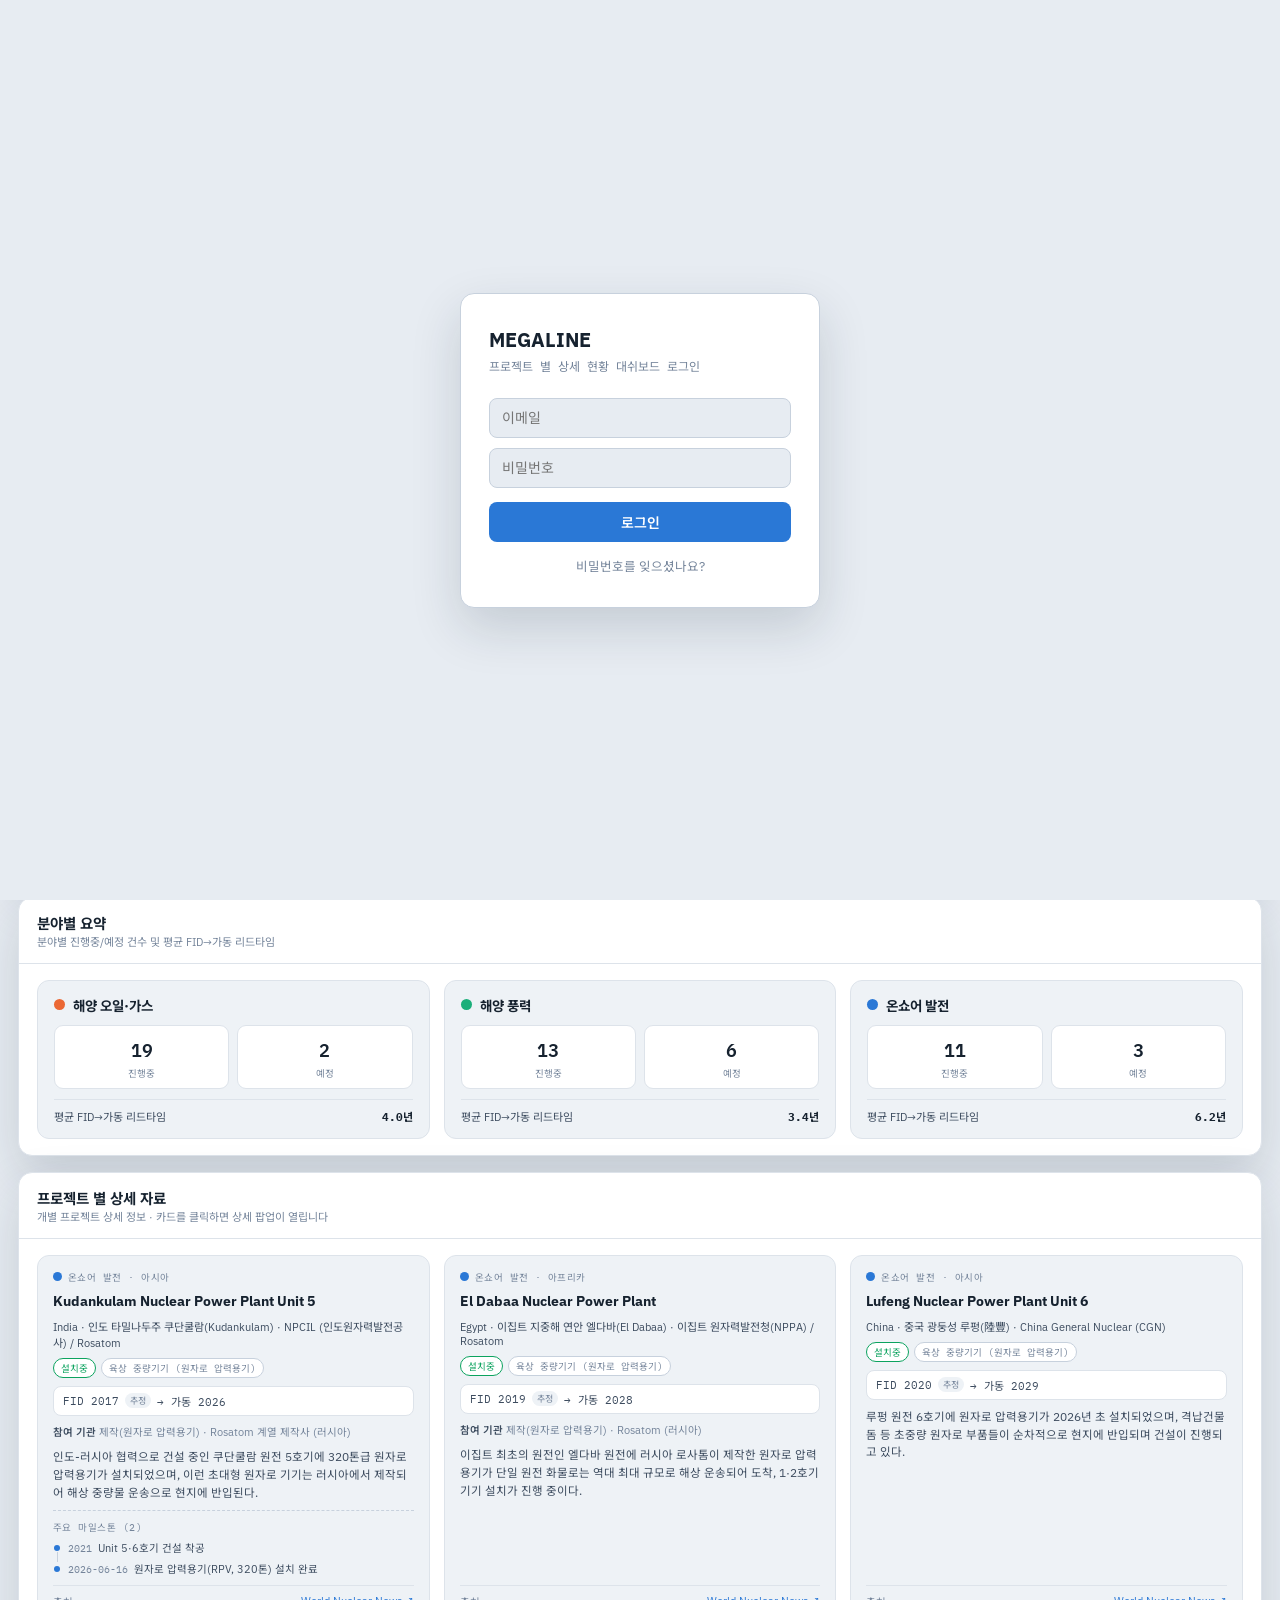
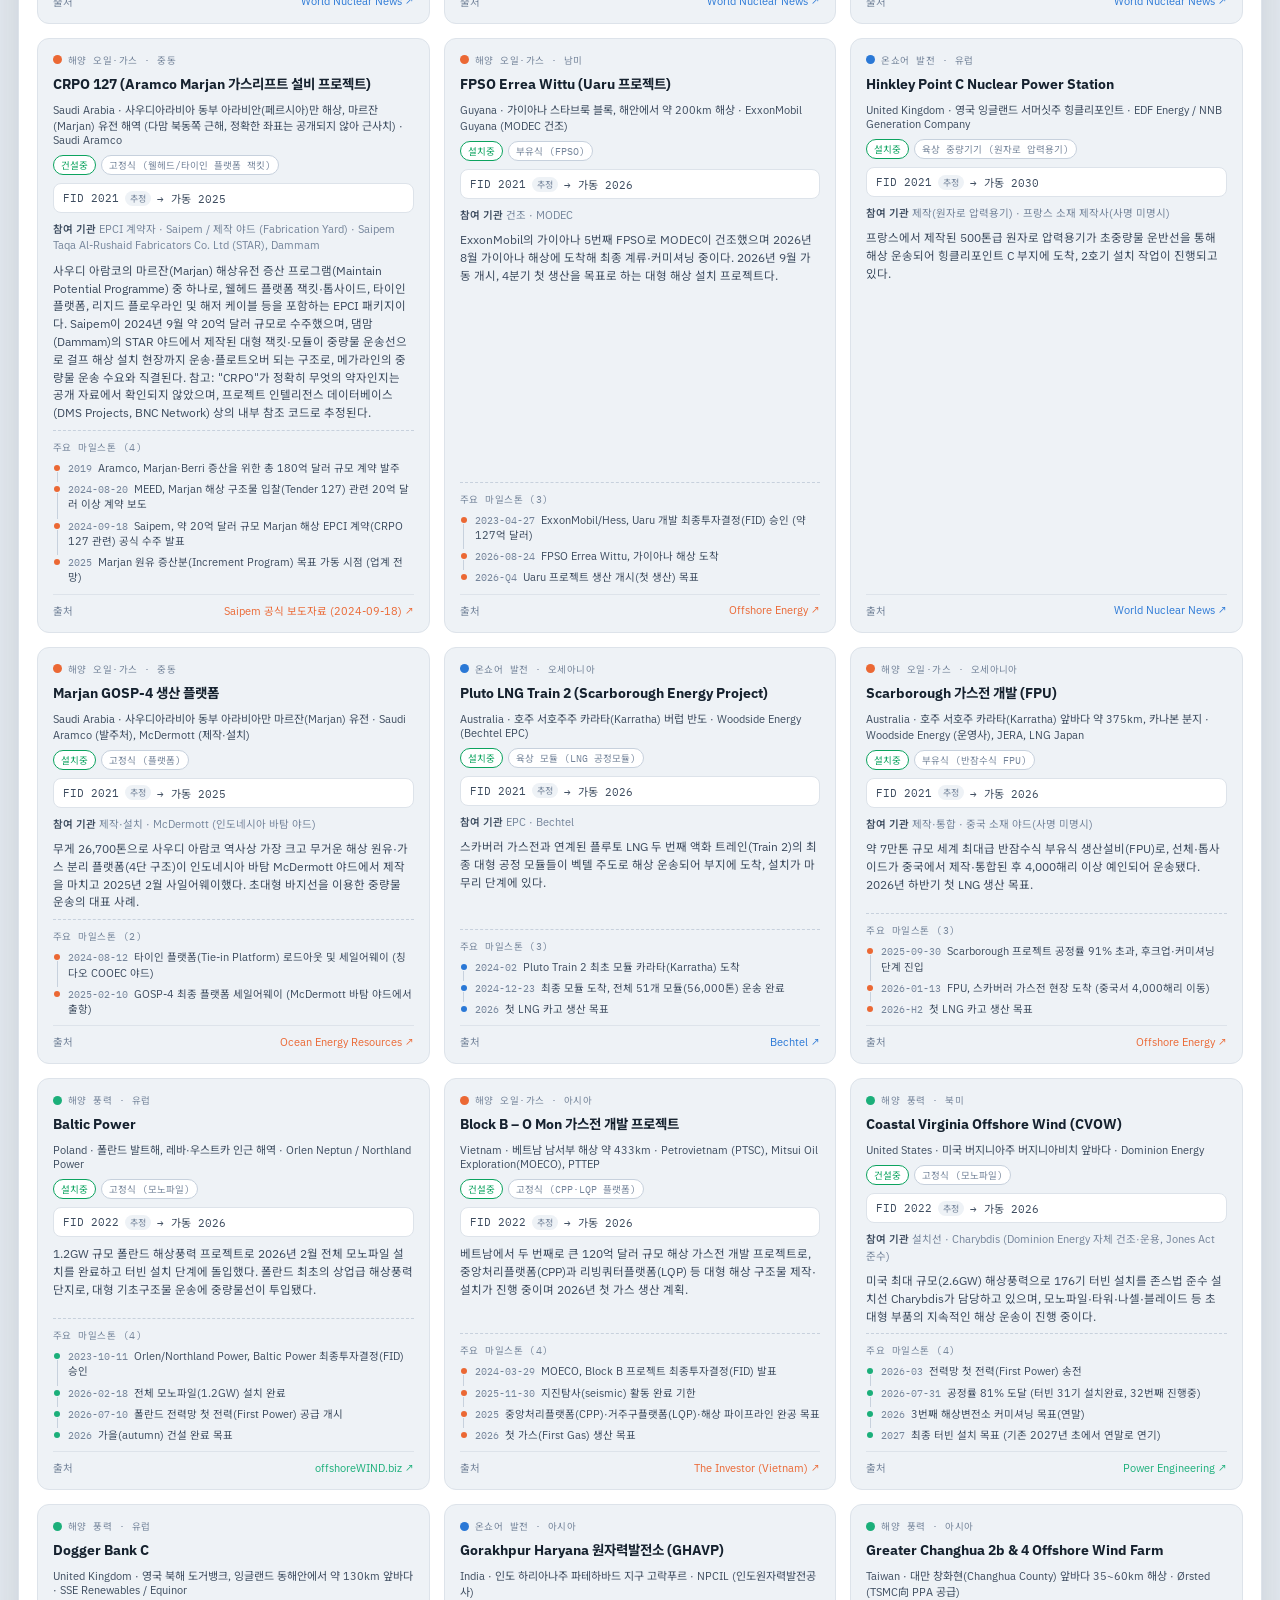
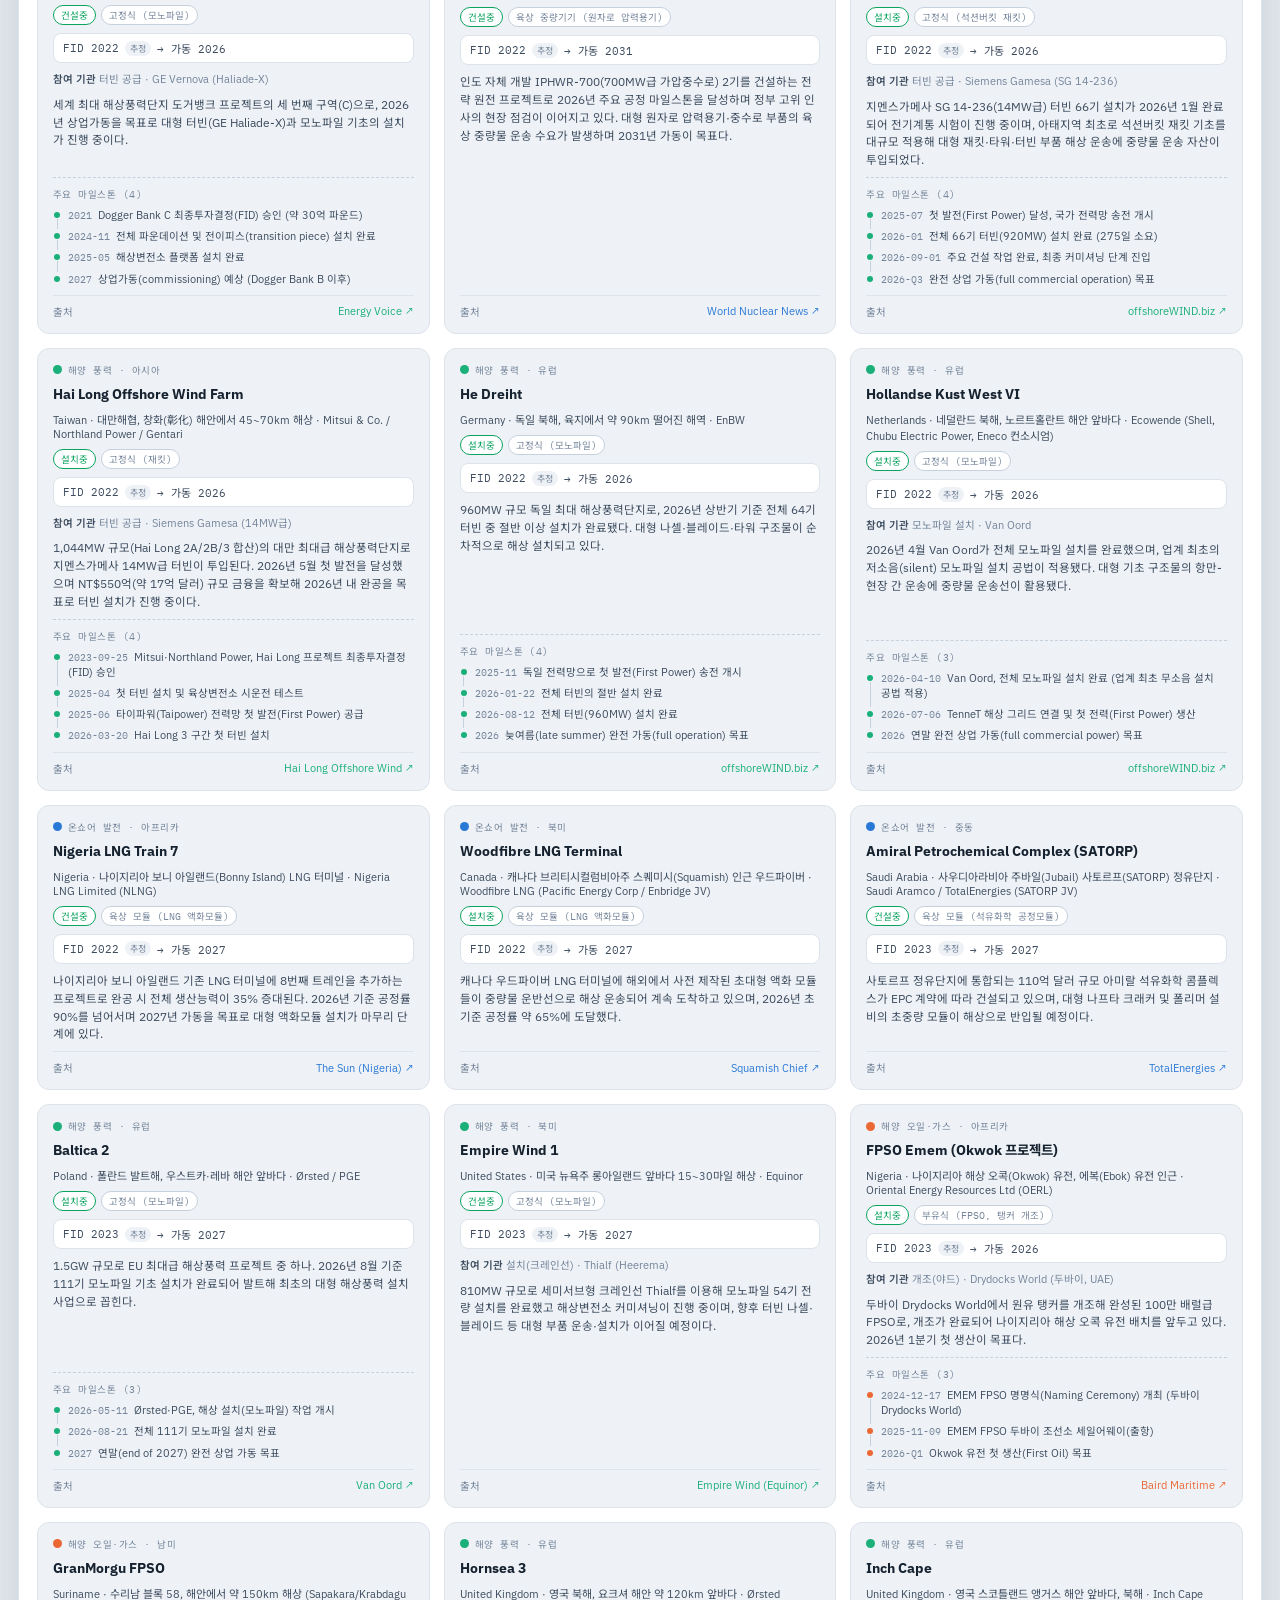
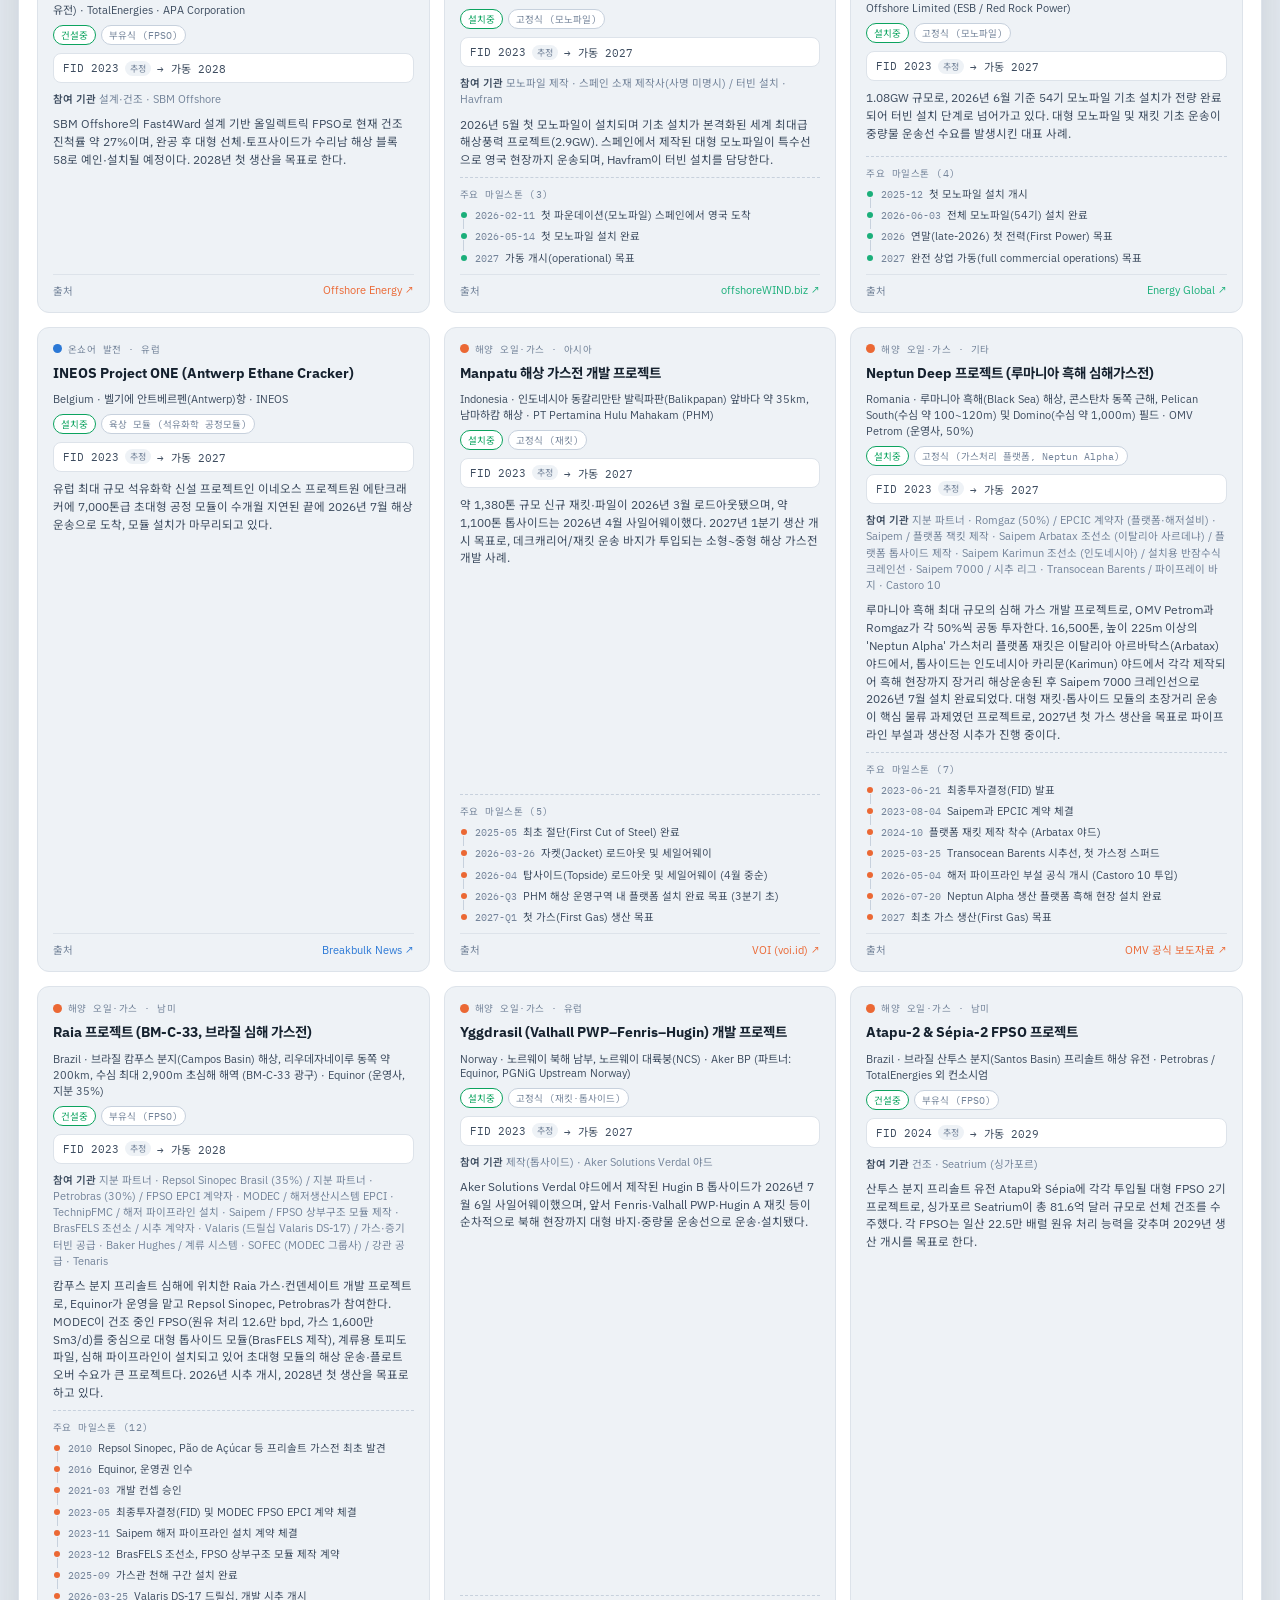
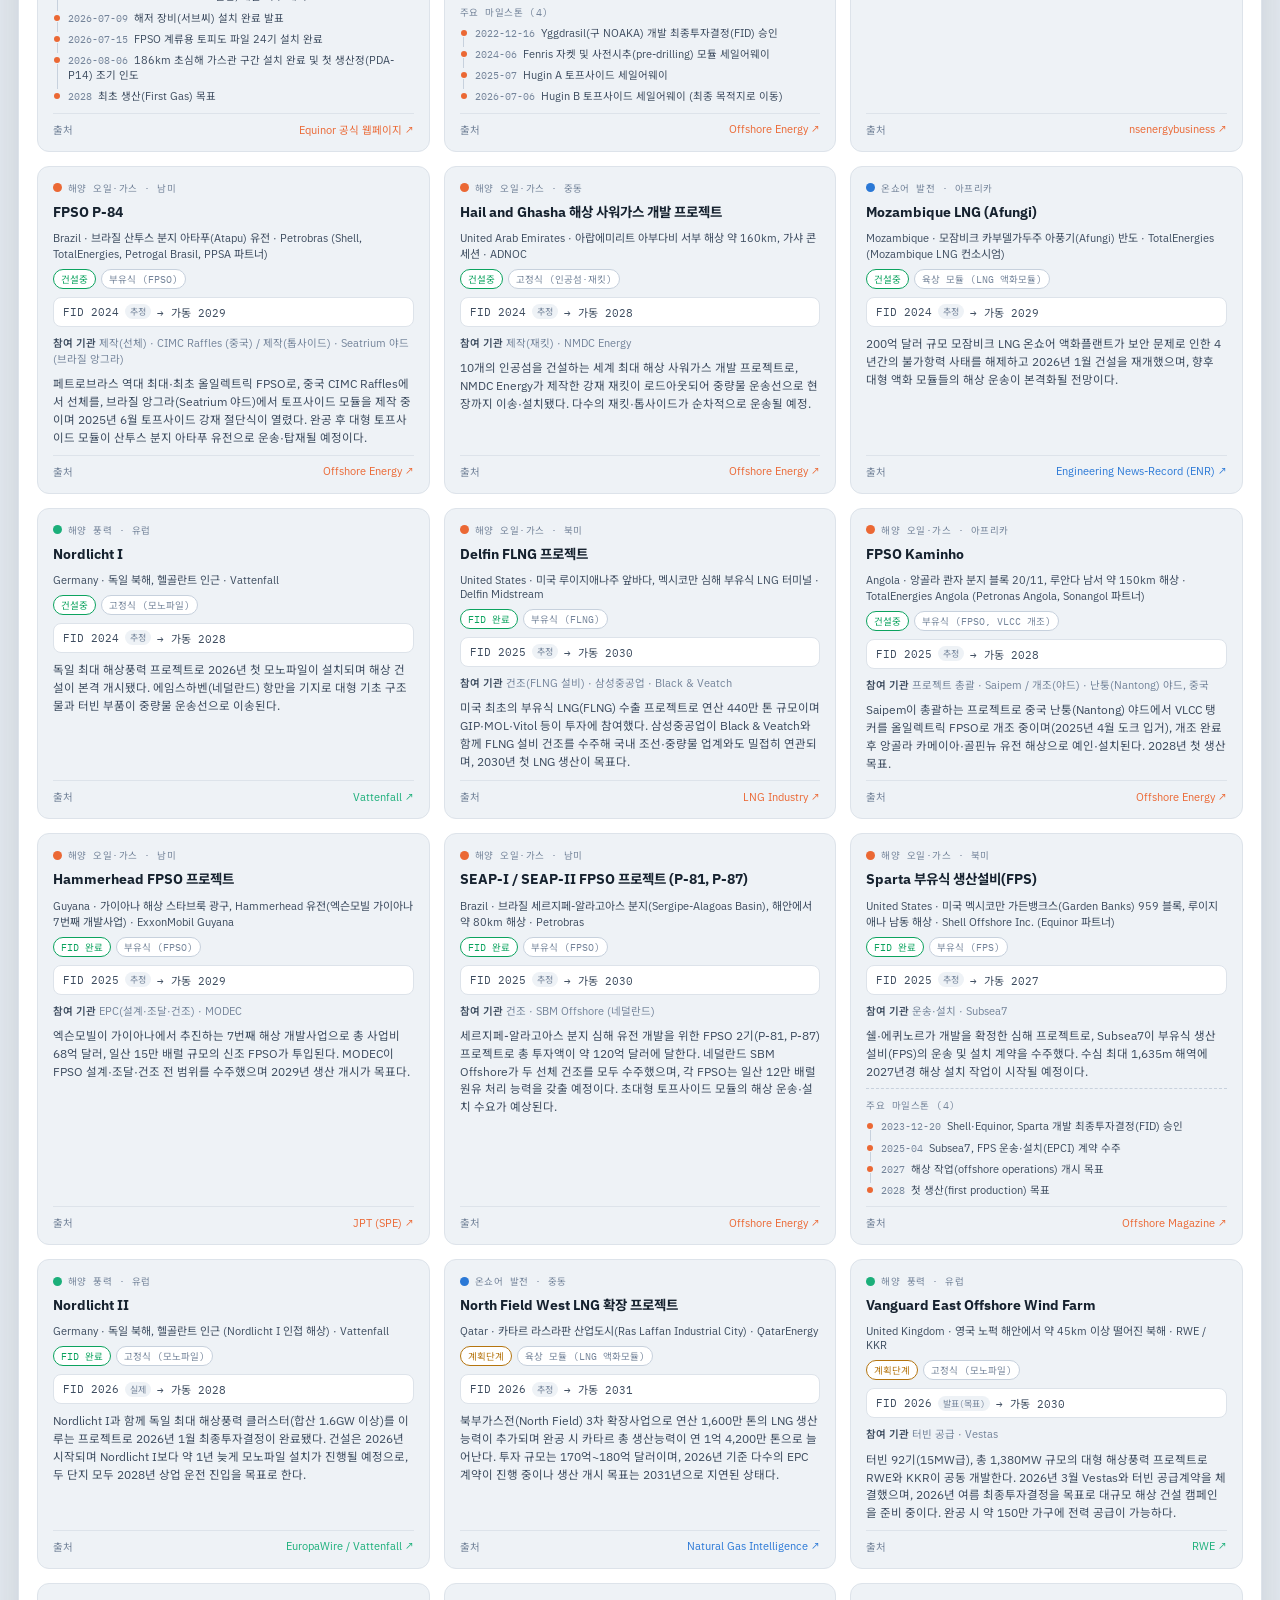
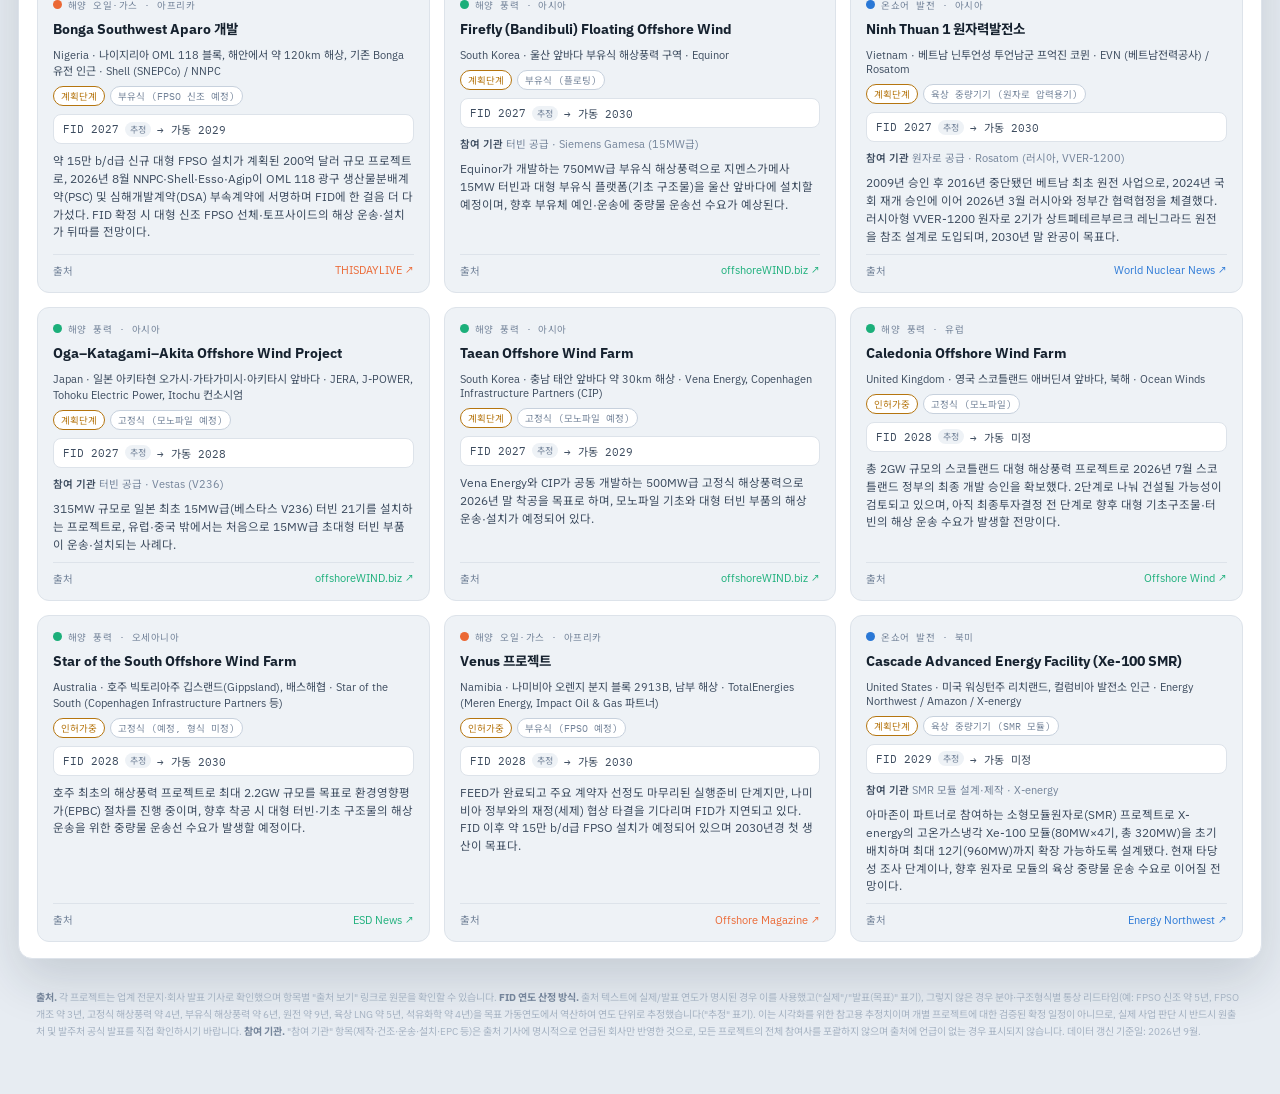
<file: schedule_index-20260917-backup.html>
<!doctype html>
<html lang="ko">
<head>
<meta charset="utf-8"/>
<meta name="viewport" content="width=device-width, initial-scale=1"/>
<title>프로젝트 별 상세 현황 대쉬보드</title>
<link rel="icon" type="image/svg+xml" href="[data-uri]"/>
<style>html{visibility:hidden;}</style>
<link rel="preconnect" href="https://fonts.googleapis.com">
<link rel="preconnect" href="https://fonts.gstatic.com" crossorigin>
<link href="https://fonts.googleapis.com/css2?family=IBM+Plex+Sans:wght@400;500;600;700&family=IBM+Plex+Mono:wght@400;500;600&family=Noto+Sans+KR:wght@400;500;600;700&display=swap" rel="stylesheet">
<style>.auth-gate{
  position:fixed; inset:0; z-index:9999;
  background:var(--page); display:flex; align-items:center; justify-content:center; padding:24px;
}
.auth-card{
  width:100%; max-width:360px; background:var(--panel); border:1px solid var(--line-strong);
  border-radius:var(--radius); box-shadow:var(--shadow); padding:32px 28px;
}
.auth-brand{ font-family:var(--font-sans); font-weight:700; font-size:20px; color:var(--ink); margin:0 0 4px; }
.auth-sub{ font-family:var(--font-mono); font-size:12px; color:var(--muted); margin:0 0 24px; }
.auth-card input{
  width:100%; box-sizing:border-box; font-family:var(--font-sans); font-size:14px;
  padding:10px 12px; border:1px solid var(--line-strong); border-radius:8px;
  background:var(--page); color:var(--ink); margin-bottom:10px;
}
.auth-card input:focus{ outline:none; border-color:var(--cat-power); }
.auth-card button[type="submit"]{
  width:100%; font-family:var(--font-sans); font-weight:600; font-size:14px;
  color:#fff; background:var(--cat-power); border:none; padding:10px; border-radius:8px;
  cursor:pointer; margin-top:4px;
}
.auth-card button[type="submit"]:hover{ filter:brightness(0.92); }
.auth-card button[type="submit"]:disabled{ opacity:0.6; cursor:default; }
.auth-error{ font-size:12.5px; color:var(--warn); margin:10px 0 0; }
.auth-forgot{ display:block; text-align:center; font-size:12.5px; color:var(--muted); margin-top:14px; text-decoration:none; }
.auth-forgot:hover{ color:var(--cat-power); text-decoration:underline; }

.auth-logout-btn{ color:var(--ink-soft); }
.auth-logout-btn:hover{ background:var(--cat-power); border-color:var(--cat-power); color:#fff; }
</style>
<style>
  :root{
    color-scheme: light;
    --font-sans: "IBM Plex Sans","Noto Sans KR",system-ui,-apple-system,sans-serif;
    --font-mono: "IBM Plex Mono","Noto Sans KR",ui-monospace,monospace;

    --page:        #e7ecf2;
    --stage:       #f4f6f9;
    --panel:       #ffffff;
    --panel-2:     #eef2f6;
    --line:        #dde3ea;
    --line-strong: #c7d1dd;

    --ink:         #16222f;
    --ink-soft:    #3d4c5f;
    --muted:       #74849a;
    --muted-2:     #a5b2c2;

    --cat-oil:     #eb6834;
    --cat-oil-tint:   rgba(235,104,52,.14);
    --cat-wind:    #1baf7a;
    --cat-wind-tint:  rgba(27,175,122,.14);
    --cat-power:   #2a78d6;
    --cat-power-tint: rgba(42,120,214,.14);

    --good:  #0ca35f;
    --warn:  #b5750f;

    --shadow: 0 20px 50px rgba(20,35,55,.16);
    --radius: 14px;
  }

  @media (prefers-color-scheme: dark){
    :root:not([data-theme="light"]){
      color-scheme: dark;
      --page:        #05090f;
      --stage:       #0a1119;
      --panel:       #0e1723;
      --panel-2:     #121d2b;
      --line:        #1c2c3f;
      --line-strong: #2e4258;

      --ink:         #eef3f8;
      --ink-soft:    #b9c6d6;
      --muted:       #6f849c;
      --muted-2:     #4c5f76;

      --cat-oil:     #d95926;
      --cat-oil-tint:   rgba(217,89,38,.16);
      --cat-wind:    #199e70;
      --cat-wind-tint:  rgba(25,158,112,.18);
      --cat-power:   #3987e5;
      --cat-power-tint: rgba(57,135,229,.18);

      --good:  #35c98f;
      --warn:  #e0a54c;
      --shadow: 0 20px 60px rgba(0,0,0,.55);
    }
  }
  :root[data-theme="dark"]{
    color-scheme: dark;
    --page:        #05090f;
    --stage:       #0a1119;
    --panel:       #0e1723;
    --panel-2:     #121d2b;
    --line:        #1c2c3f;
    --line-strong: #2e4258;

    --ink:         #eef3f8;
    --ink-soft:    #b9c6d6;
    --muted:       #6f849c;
    --muted-2:     #4c5f76;

    --cat-oil:     #d95926;
    --cat-oil-tint:   rgba(217,89,38,.16);
    --cat-wind:    #199e70;
    --cat-wind-tint:  rgba(25,158,112,.18);
    --cat-power:   #3987e5;
    --cat-power-tint: rgba(57,135,229,.18);

    --good:  #35c98f;
    --warn:  #e0a54c;
    --shadow: 0 20px 60px rgba(0,0,0,.55);
  }

  *{box-sizing:border-box;}
  html,body{margin:0;padding:0;}
  body{
    background: var(--page);
    color: var(--ink);
    font-family: var(--font-sans);
    min-height:100vh;
  }

  a{color:var(--cat-power);}

  .wrap{max-width:1400px;margin:0 auto;padding:18px 18px 40px;}

  /* ---------- header ---------- */
  .head{
    display:flex;
    align-items:center;
    gap:14px;
    flex-wrap:wrap;
    padding: 14px 20px;
    margin-bottom:14px;
    border:1px solid var(--line);
    border-radius: var(--radius);
    background: var(--panel);
    box-shadow: var(--shadow);
  }
  .brand{display:flex;flex-direction:column;gap:2px;min-width:max-content;}
  .brand .eyebrow{
    font-family: var(--font-mono);
    font-size:10.5px;
    letter-spacing:.14em;
    color: var(--muted);
    text-transform:uppercase;
  }
  .brand h1{
    margin:0;
    font-size:18px;
    font-weight:700;
    letter-spacing:-.01em;
    color: var(--ink);
  }
  .brand h1 .sub{
    font-weight:400;
    color: var(--ink-soft);
    font-size:13px;
    margin-left:8px;
  }
  .back-link{
    display:inline-flex;align-items:center;gap:5px;
    font-size:11.5px;color:var(--muted);text-decoration:none;
    padding:5px 10px;border-radius:8px;border:1px solid var(--line-strong);
    white-space:nowrap;
  }
  .back-link:hover{color:var(--ink);border-color:var(--muted);}

  .kpi-row{display:flex;gap:8px;}
  .kpi{
    display:flex;flex-direction:column;align-items:center;justify-content:center;
    padding:5px 14px;border-radius:10px;
    background: var(--panel-2);border:1px solid var(--line);min-width:60px;
  }
  .kpi .n{font-family:var(--font-mono);font-size:16px;font-weight:600;color:var(--ink);line-height:1.1;}
  .kpi .l{font-size:9.5px;color:var(--muted);letter-spacing:.02em;margin-top:2px;white-space:nowrap;}

  .head-spacer{flex:1 1 auto;}
  .head-controls{display:flex;align-items:center;gap:8px;flex:0 0 auto;}
  .icon-btn{
    width:34px;height:34px;border-radius:10px;flex:0 0 auto;
    border:1px solid var(--line-strong);
    background:var(--panel);color:var(--ink-soft);cursor:pointer;
    display:flex;align-items:center;justify-content:center;
    transition:color .12s ease, border-color .12s ease;
  }
  .icon-btn:hover{color:var(--ink);border-color:var(--muted);}
  .icon-btn svg{width:16px;height:16px;}
  .icon-btn .moon{display:none;}
  :root[data-theme="dark"] .icon-btn .sun{display:none;}
  :root[data-theme="dark"] .icon-btn .moon{display:block;}
  @media (prefers-color-scheme: dark){
    :root:not([data-theme="light"]) .icon-btn .sun{display:none;}
    :root:not([data-theme="light"]) .icon-btn .moon{display:block;}
  }

  /* ---------- menu (hamburger) ---------- */
  .menu-wrap{position:relative;}
  .menu-panel{
    position:absolute; top:calc(100% + 8px); right:0;
    background:var(--panel);
    border:1px solid var(--line-strong);
    border-radius:10px;
    padding:8px;
    min-width:200px;
    box-shadow: var(--shadow);
    display:none;
    z-index:60;
  }
  .menu-panel.open{display:block;}
  .menu-panel a{
    display:block;
    padding:8px 10px;
    border-radius:7px;
    font-size:12.5px;
    color:var(--ink-soft);
    text-decoration:none;
  }
  .menu-panel a:hover{background:var(--panel-2);color:var(--ink);}
  .menu-divider{height:1px;background:var(--line);margin:6px 2px;}

  /* ---------- back-to-top ---------- */
  .back-to-top{
    position:fixed; right:22px; bottom:22px; z-index:120;
    width:44px;height:44px;border-radius:50%;
    display:flex;align-items:center;justify-content:center;
    background:var(--panel);border:1px solid var(--line-strong);
    color:var(--ink-soft);cursor:pointer;box-shadow:var(--shadow);
    opacity:0;visibility:hidden;transform:translateY(8px);
    transition:opacity .18s ease, transform .18s ease, visibility .18s;
  }
  .back-to-top.show{opacity:1;visibility:visible;transform:translateY(0);}
  .back-to-top:hover{color:var(--ink);border-color:var(--muted);}
  .back-to-top svg{width:18px;height:18px;}

  /* ---------- filter bar ---------- */
  .filter-bar{
    display:flex;
    align-items:center;
    gap:16px;
    flex-wrap:wrap;
    padding:10px 16px;
    margin-bottom:14px;
    border:1px solid var(--line);
    border-radius: var(--radius);
    background:var(--panel-2);
    font-size:11.5px;
  }
  .filter-group{display:flex;gap:7px;align-items:center;flex-wrap:wrap;}
  .filter-title{font-size:9.5px;color:var(--muted);text-transform:uppercase;letter-spacing:.08em;margin-right:1px;white-space:nowrap;}
  .swatch{
    display:inline-flex;align-items:center;gap:6px;
    padding:5px 10px 5px 8px;
    border-radius:999px;
    border:1px solid var(--line-strong);
    background:var(--panel);
    cursor:pointer;
    user-select:none;
    transition:opacity .15s ease, border-color .15s ease;
    font-size:11px;
    color:var(--ink-soft);
    white-space:nowrap;
  }
  .swatch:hover{border-color:var(--muted);}
  .swatch.off{opacity:.35;}
  .dot{width:9px;height:9px;border-radius:50%;flex:0 0 auto;}
  .dot.oil{background:var(--cat-oil);}
  .dot.wind{background:var(--cat-wind);}
  .dot.power{background:var(--cat-power);}
  .filter-sep{width:1px;align-self:stretch;background:var(--line-strong);margin:0 2px;}
  .search-input{
    padding:6px 10px;
    border-radius:8px;
    border:1px solid var(--line-strong);
    background:var(--panel);
    color:var(--ink);
    font-family:var(--font-sans);
    font-size:12px;
    min-width:180px;
  }
  .search-input::placeholder{color:var(--muted);}
  .search-input:focus{outline:none;border-color:var(--muted);}

  /* ---------- panels ---------- */
  .panel{
    border:1px solid var(--line);
    border-radius: var(--radius);
    background:var(--panel);
    box-shadow: var(--shadow);
    margin-bottom:16px;
    overflow:hidden;
  }
  .panel-head{
    display:flex;align-items:center;gap:10px;flex-wrap:wrap;
    padding:14px 18px;border-bottom:1px solid var(--line);
  }
  .panel-title{font-size:14.5px;font-weight:700;color:var(--ink);}
  .panel-sub{font-size:11px;color:var(--muted);}
  .panel-head-spacer{flex:1 1 auto;}
  .info-icon{
    display:inline-flex;align-items:center;justify-content:center;
    width:15px;height:15px;border-radius:50%;
    background:var(--panel-2);border:1px solid var(--line-strong);
    color:var(--muted);font-size:10px;font-style:normal;cursor:help;
    position:relative;
  }
  .info-icon .info-pop{
    display:none;position:absolute;bottom:calc(100% + 7px);right:-8px;
    width:240px;background:var(--panel);border:1px solid var(--line-strong);
    border-radius:9px;box-shadow:var(--shadow);padding:9px 11px;
    font-size:11px;line-height:1.55;color:var(--ink-soft);cursor:auto;z-index:40;
  }
  .info-icon:hover .info-pop, .info-icon:focus .info-pop{display:block;}

  /* ---------- Gantt ---------- */
  .gantt-scroll{overflow-x:auto;overflow-y:auto;max-height:640px;}
  .gantt-inner{min-width:900px;position:relative;}
  .gantt-axis{
    display:flex;position:sticky;top:0;z-index:30;
    background:var(--panel);border-bottom:1px solid var(--line-strong);
  }
  .gantt-label-col{
    flex:0 0 220px;padding:8px 14px;
    font-family:var(--font-mono);font-size:9.5px;color:var(--muted);
    letter-spacing:.06em;text-transform:uppercase;
    position:sticky;left:0;background:var(--panel);z-index:3;
    border-right:1px solid var(--line);
    display:flex;align-items:center;
  }
  /* The sticky year-axis header (above) must always paint above every row's
     (and every group header's) label column as the table scrolls vertically
     inside .gantt-scroll -- otherwise a scrolled-up row's label column (also
     position:sticky, but only for horizontal/left scrolling) ends up with a
     HIGHER z-index than the axis and visually overlaps/covers it instead of
     disappearing behind it (2026-09-08 bug: Jeffrey reported the header
     getting covered while scrolling). Give the axis's own label cell the
     highest z-index in this stack so it always wins. */
  .gantt-axis .gantt-label-col{z-index:31;}
  .gantt-years{flex:1 1 auto;position:relative;height:32px;}
  .gantt-year-tick{
    position:absolute;top:0;bottom:0;
    font-family:var(--font-mono);font-size:10px;color:var(--muted);
    display:flex;align-items:center;padding-left:4px;
    border-left:1px solid var(--line);
  }
  .gantt-today-line{
    position:absolute;top:0;bottom:0;width:0;border-left:2px dashed var(--warn);z-index:5;
  }
  .gantt-today-label{
    position:absolute;top:2px;font-family:var(--font-mono);font-size:9px;color:var(--warn);
    white-space:nowrap;transform:translateX(4px);z-index:6;
  }
  .gantt-group-header{
    display:flex;
    background:var(--panel-2);
    border-bottom:1px solid var(--line);
  }
  .gantt-group-header .gantt-label-col{
    background:var(--panel-2);position:sticky;left:0;
    font-size:11px;font-weight:600;color:var(--ink-soft);text-transform:none;letter-spacing:0;
    gap:6px;
  }
  .gantt-row{display:flex;border-bottom:1px solid var(--line);}
  .gantt-row:hover{background:var(--panel-2);}
  .gantt-row .gantt-label-col{
    background:inherit;font-family:var(--font-sans);font-size:11.5px;color:var(--ink);
    text-transform:none;letter-spacing:0;flex-direction:column;align-items:flex-start;
    justify-content:center;gap:2px;cursor:pointer;
  }
  .gantt-row:hover .gantt-label-col{background:var(--panel-2);}
  .grow-name{overflow:hidden;text-overflow:ellipsis;white-space:nowrap;max-width:192px;font-weight:500;}
  .grow-meta{font-size:9.5px;color:var(--muted);font-family:var(--font-mono);}
  .gantt-track{flex:1 1 auto;position:relative;height:38px;}
  .gantt-bar{
    position:absolute;top:9px;height:20px;border-radius:6px;
    display:flex;align-items:center;
    font-family:var(--font-mono);font-size:9.5px;color:#fff;
    padding:0 7px;white-space:nowrap;overflow:hidden;cursor:pointer;
    box-shadow:0 1px 2px rgba(0,0,0,.15);
  }
  .gantt-bar.cat-oil{background:var(--cat-oil);}
  .gantt-bar.cat-wind{background:var(--cat-wind);}
  .gantt-bar.cat-power{background:var(--cat-power);}
  .gantt-bar.future{opacity:.55;border:1.5px dashed rgba(255,255,255,.7);}
  .gantt-bar.unknown-end{
    background-image:repeating-linear-gradient(135deg, rgba(255,255,255,.35) 0 6px, transparent 6px 12px);
  }
  .gantt-bar:hover, .gantt-bar.pinned{filter:brightness(1.08);outline:2px solid var(--ink);outline-offset:1px;}

  /* ---------- tooltip (shared) ---------- */
  .tooltip{
    position:fixed;
    width:min(300px, calc(100vw - 24px));
    max-height: min(70vh, 420px);
    overflow-y:auto;
    background:var(--panel);
    border:1px solid var(--line-strong);
    border-radius:12px;
    padding:13px 14px 12px;
    box-shadow: var(--shadow);
    opacity:0;
    visibility:hidden;
    transform: translateY(4px) scale(.97);
    transition: opacity .14s ease, transform .14s ease;
    z-index:200;
    font-size:12px;
  }
  .tooltip.show{opacity:1;visibility:visible;transform:translateY(0) scale(1);}
  .tt-cat{
    display:inline-flex;align-items:center;gap:5px;
    font-family:var(--font-mono);font-size:9.5px;letter-spacing:.06em;text-transform:uppercase;
    color:var(--muted);margin-bottom:6px;
  }
  .tt-cat .dot{width:7px;height:7px;}
  .tt-name{font-size:14px;font-weight:600;color:var(--ink);line-height:1.35;margin-bottom:4px;}
  .tt-loc{font-size:11px;color:var(--ink-soft);margin-bottom:9px;}
  .tt-row{display:flex;justify-content:space-between;gap:10px;font-size:11px;padding:5px 0;border-top:1px solid var(--line);}
  .tt-row .k{color:var(--muted);white-space:nowrap;}
  .tt-row .v{color:var(--ink-soft);text-align:right;}
  .tt-badge{
    display:inline-flex;align-items:center;gap:5px;padding:2px 8px;border-radius:999px;
    font-size:10px;font-weight:500;background:var(--panel-2);border:1px solid var(--line-strong);color:var(--ink-soft);
  }
  .tt-stake{font-size:11px;color:var(--ink-soft);padding-top:9px;margin-top:5px;border-top:1px solid var(--line);}
  .tt-stake .k{color:var(--muted);display:block;margin-bottom:5px;}
  .tt-stake ul{margin:0;padding-left:16px;}
  .tt-stake li{margin-bottom:3px;line-height:1.4;}
  .tt-desc{font-size:11.5px;color:var(--ink-soft);line-height:1.55;margin-top:9px;padding-top:9px;border-top:1px solid var(--line);}
  .tt-note{font-size:10.5px;color:var(--muted);line-height:1.5;margin-top:8px;padding:7px 9px;background:var(--panel-2);border-radius:8px;}
  .tt-src{display:flex;align-items:center;justify-content:space-between;margin-top:10px;padding-top:9px;border-top:1px solid var(--line);font-size:11px;}
  .tt-src a{text-decoration:none;font-weight:500;}
  .tt-src a:hover{text-decoration:underline;}
  .tt-close{position:absolute;top:8px;right:8px;background:none;border:none;color:var(--muted);cursor:pointer;font-size:16px;line-height:1;padding:4px;}
  .tt-close:hover{color:var(--ink);}

  /* ---------- 분야별 요약 ---------- */
  .summary-grid{display:grid;grid-template-columns:repeat(3, 1fr);gap:14px;padding:16px 18px;}
  .summary-card{border:1px solid var(--line);border-radius:12px;padding:14px 16px;background:var(--panel-2);}
  .summary-card .sc-head{display:flex;align-items:center;gap:8px;margin-bottom:10px;}
  .summary-card .sc-head .dot{width:11px;height:11px;}
  .summary-card .sc-head .lbl{font-weight:700;font-size:13.5px;color:var(--ink);}
  .sc-stats{display:grid;grid-template-columns:1fr 1fr;gap:8px;margin-bottom:10px;}
  .sc-stat{background:var(--panel);border:1px solid var(--line);border-radius:9px;padding:8px;text-align:center;}
  .sc-stat .num{font-family:var(--font-mono);font-size:18px;font-weight:600;color:var(--ink);}
  .sc-stat .lbl{font-size:9.5px;color:var(--muted);margin-top:2px;}
  .sc-lead{font-size:11px;color:var(--ink-soft);display:flex;justify-content:space-between;padding-top:8px;border-top:1px solid var(--line);}
  .sc-lead b{color:var(--ink);font-family:var(--font-mono);}

  /* ---------- 상세 카드 ---------- */
  .card-grid{display:grid;grid-template-columns:repeat(3, 1fr);gap:14px;padding:16px 18px;}
  .pcard{border:1px solid var(--line);border-radius:12px;padding:14px 15px;background:var(--panel-2);display:flex;flex-direction:column;gap:8px;}
  .pcard .pc-cat{display:flex;align-items:center;gap:6px;font-family:var(--font-mono);font-size:9.5px;letter-spacing:.05em;text-transform:uppercase;color:var(--muted);}
  .pcard .pc-name{font-size:13.5px;font-weight:700;color:var(--ink);line-height:1.35;}
  .pcard .pc-loc{font-size:11px;color:var(--ink-soft);}
  .pcard .pc-tags{display:flex;gap:5px;flex-wrap:wrap;}
  .pc-tag{font-family:var(--font-mono);font-size:9.5px;padding:2px 7px;border-radius:999px;background:var(--panel);border:1px solid var(--line-strong);color:var(--muted);white-space:nowrap;}
  .pc-tag.stage-active{color:var(--good);border-color:var(--good);}
  .pc-tag.stage-future{color:var(--warn);border-color:var(--warn);}
  .pcard .pc-sched{display:flex;align-items:center;gap:6px;font-family:var(--font-mono);font-size:11px;color:var(--ink-soft);background:var(--panel);border:1px solid var(--line);border-radius:8px;padding:6px 9px;}
  .pcard .pc-sched .fid-type{font-size:9px;padding:1px 5px;border-radius:999px;background:var(--panel-2);color:var(--muted);}
  .pcard .pc-stake{font-size:10.5px;color:var(--muted);line-height:1.55;}
  .pcard .pc-stake b{color:var(--ink-soft);font-weight:600;}
  .pcard .pc-milestone{border-top:1px dashed var(--line-strong);padding-top:9px;}
  .pcard .pcm-head{font-family:var(--font-mono);font-size:9.5px;letter-spacing:.05em;text-transform:uppercase;color:var(--muted);margin-bottom:7px;}
  .pcard .pcm-list{list-style:none;margin:0;padding:0;}
  .pcard .pcm-list li{position:relative;padding-left:15px;margin-bottom:6px;font-size:10.5px;line-height:1.45;}
  .pcard .pcm-list li:last-child{margin-bottom:0;}
  .pcard .pcm-list li::before{content:'';position:absolute;left:1px;top:4px;width:6px;height:6px;border-radius:50%;background:var(--dot-color, var(--ink-soft));}
  .pcard .pcm-list li::after{content:'';position:absolute;left:3.5px;top:11px;bottom:-6px;width:1px;background:var(--line-strong);}
  .pcard .pcm-list li:last-child::after{display:none;}
  .pcard .pcm-date{font-family:var(--font-mono);font-size:9.5px;color:var(--muted);margin-right:6px;}
  .pcard .pcm-label{color:var(--ink-soft);}
  .pcard .pc-desc{font-size:11.5px;color:var(--ink-soft);line-height:1.55;flex:1 1 auto;}
  .pcard .pc-src{font-size:10.5px;padding-top:8px;border-top:1px solid var(--line);display:flex;justify-content:space-between;align-items:center;}
  .pcard .pc-src a{text-decoration:none;}
  .pcard .pc-src a:hover{text-decoration:underline;}
  .hidden-by-filter{display:none !important;}
  .list-empty{padding:26px 12px;text-align:center;font-size:11.5px;color:var(--muted);display:none;}
  .list-empty.show{display:block;}

  .foot-note{font-size:10px;color:var(--muted-2);line-height:1.7;padding:14px 18px;}
  .foot-note b{color:var(--muted);}

  /* ================= RESPONSIVE ================= */
  @media (max-width: 1180px){
    .kpi-row{display:none;}
    .summary-grid, .card-grid{grid-template-columns:repeat(2, 1fr);}
  }
  @media (max-width: 900px){
    .wrap{padding:12px 10px 30px;}
    .gantt-label-col{flex-basis:150px;}
    .grow-name{max-width:120px;}
    .summary-grid, .card-grid{grid-template-columns:1fr;padding:12px;}
    .brand h1{font-size:15.5px;}
    .brand h1 .sub{display:block;margin-left:0;margin-top:2px;font-size:11.5px;}
  }
  @media (max-width: 560px){
    .head{padding:12px 14px;}
    .brand .eyebrow{display:none;}
    .filter-bar{padding:8px 12px;gap:8px 10px;}
    .filter-title{width:100%;margin:0 0 -2px;}
    .search-input{min-width:0;flex:1 1 100%;}
    .panel-head{padding:12px 14px;}
  }
</style>
</head>
<body>

<div id="authGate" class="auth-gate">
  <div class="auth-card">
    <p class="auth-brand">MEGALINE</p>
    <p class="auth-sub">프로젝트 별 상세 현황 대쉬보드 로그인</p>
    <form id="authForm">
      <input type="email" id="authEmail" placeholder="이메일" autocomplete="username" required>
      <input type="password" id="authPassword" placeholder="비밀번호" autocomplete="current-password" required>
      <button type="submit">로그인</button>
      <p class="auth-error" id="authError" hidden></p>
    </form>
    <a href="#" id="authForgot" class="auth-forgot">비밀번호를 잊으셨나요?</a>
  </div>
</div>
<script>
  // Optimistic reveal: if this browser was signed in last time, show the page
  // immediately instead of waiting for Firebase's async session check (that
  // check still runs via auth-gate.js and will correct this if it was wrong).
  (function () {
    try {
      if (localStorage.getItem("mgProjectMapAuthed") === "1") {
        var g = document.getElementById("authGate");
        if (g) g.style.display = "none";
        document.documentElement.style.visibility = "visible";
      }
    } catch (e) {}
  })();
</script>

<div class="wrap" id="menuPanelAnchor">

  <header class="head">
    <div class="brand">
      <div class="eyebrow">Megaline · Heavy-Lift Market Intelligence</div>
      <h1>프로젝트 별 상세 현황 대쉬보드<span class="sub">예정·진행중 프로젝트 일정 및 상세 현황</span></h1>
    </div>
    <a class="back-link" href="./index.html" title="프로젝트 지도로 이동">
      ← 프로젝트 지도
    </a>
    <div class="kpi-row">
      <div class="kpi"><div class="n">54</div><div class="l">전체</div></div>
      <div class="kpi"><div class="n">43</div><div class="l">진행중</div></div>
      <div class="kpi"><div class="n">11</div><div class="l">예정</div></div>
    </div>
    <div class="head-spacer"></div>
    <div class="head-controls">
      <button class="icon-btn" id="themeToggle" aria-label="라이트/다크 모드 전환" title="라이트/다크 모드 전환">
        <svg class="sun" viewBox="0 0 24 24" fill="none" stroke="currentColor" stroke-width="2" stroke-linecap="round"><circle cx="12" cy="12" r="4.2"/><path d="M12 2.5v2.4M12 19.1v2.4M4.4 4.4l1.7 1.7M17.9 17.9l1.7 1.7M2.5 12h2.4M19.1 12h2.4M4.4 19.6l1.7-1.7M17.9 6.1l1.7-1.7"/></svg>
        <svg class="moon" viewBox="0 0 24 24" fill="none" stroke="currentColor" stroke-width="2" stroke-linecap="round" stroke-linejoin="round"><path d="M20 14.5A8.5 8.5 0 1 1 9.5 4a6.8 6.8 0 0 0 10.5 10.5Z"/></svg>
      </button>
      <div class="menu-wrap">
        <button class="icon-btn" id="menuToggle" aria-label="메뉴" aria-haspopup="true" aria-expanded="false">
          <svg viewBox="0 0 24 24" fill="none" stroke="currentColor" stroke-width="2" stroke-linecap="round"><line x1="4" y1="7" x2="20" y2="7"/><line x1="4" y1="12" x2="20" y2="12"/><line x1="4" y1="17" x2="20" y2="17"/></svg>
        </button>
        <div class="menu-panel" id="menuPanel" role="menu">
          <a href="#" data-action="reset-filters" role="menuitem">필터 초기화</a>
          <a href="#" data-action="only-active" role="menuitem">진행중 프로젝트만 보기</a>
          <a href="#" data-action="only-future" role="menuitem">예정 프로젝트만 보기</a>
          <div class="menu-divider"></div>
          <a href="./index.html" role="menuitem">← 프로젝트 지도로 이동</a>
        </div>
      </div>
    </div>
  </header>

  <div class="filter-bar">
    <div class="filter-group">
      <span class="filter-title">분야</span>
      <span class="swatch" data-filter-cat="offshore_oil_gas"><span class="dot oil"></span>해양 오일·가스</span>
      <span class="swatch" data-filter-cat="offshore_wind"><span class="dot wind"></span>해양 풍력</span>
      <span class="swatch" data-filter-cat="onshore_power"><span class="dot power"></span>온쇼어 발전</span>
    </div>
    <div class="filter-sep"></div>
    <div class="filter-group">
      <span class="filter-title">단계</span>
      <span class="swatch" data-filter-stage="active">진행중(건설·설치·FID완료)</span>
      <span class="swatch" data-filter-stage="future">예정(계획·인허가)</span>
    </div>
    <div class="filter-sep"></div>
    <input type="search" id="searchInput" class="search-input" placeholder="프로젝트·발주처·국가 검색" autocomplete="off">
  </div>

  <!-- ============ 상단: 프로젝트 일정표 (Gantt) ============ -->
  <section class="panel" id="ganttPanel">
    <div class="panel-head">
      <div>
        <div class="panel-title">프로젝트 일정표</div>
        <div class="panel-sub">FID(최종투자결정) ~ 가동(첫 생산/상업운전) 기간 · 분야별 색상 · 점선 테두리는 "예정" 단계</div>
      </div>
      <div class="panel-head-spacer"></div>
      <span class="info-icon" tabindex="0">ⓘ<span class="info-pop">
        FID 연도는 연도 단위 범위로 제공됩니다. 출처에 명시된 실제/발표 연도가 없는 경우
        분야·구조형식별 통상 리드타임을 이용해 추정한 값이며(전체 54건 중 52건 추정),
        막대를 클릭하면 각 값의 근거를 확인할 수 있습니다. 세로 점선은 오늘(2026년) 기준선입니다.
      </span></span>
    </div>
    <div class="gantt-scroll">
      <div class="gantt-inner" id="ganttInner"></div>
    </div>
    <div class="list-empty" id="ganttEmpty">선택한 필터에 해당하는 프로젝트가 없습니다.</div>
  </section>

  <!-- ============ 중단: 분야별 요약 ============ -->
  <section class="panel" id="summaryPanel">
    <div class="panel-head">
      <div>
        <div class="panel-title">분야별 요약</div>
        <div class="panel-sub">분야별 진행중/예정 건수 및 평균 FID→가동 리드타임</div>
      </div>
    </div>
    <div class="summary-grid" id="summaryGrid"></div>
  </section>

  <!-- ============ 하단: 프로젝트 별 상세 자료 ============ -->
  <section class="panel" id="detailPanel">
    <div class="panel-head">
      <div>
        <div class="panel-title">프로젝트 별 상세 자료</div>
        <div class="panel-sub">개별 프로젝트 상세 정보 · 카드를 클릭하면 상세 팝업이 열립니다</div>
      </div>
    </div>
    <div class="card-grid" id="cardGrid"></div>
    <div class="list-empty" id="cardEmpty">선택한 필터에 해당하는 프로젝트가 없습니다.</div>
  </section>

  <div class="foot-note">
    <b>출처.</b> 각 프로젝트는 업계 전문지·회사 발표 기사로 확인했으며 항목별 "출처 보기" 링크로 원문을 확인할 수 있습니다.
    <b>FID 연도 산정 방식.</b> 출처 텍스트에 실제/발표 연도가 명시된 경우 이를 사용했고("실제"/"발표(목표)" 표기),
    그렇지 않은 경우 분야·구조형식별 통상 리드타임(예: FPSO 신조 약 5년, FPSO 개조 약 3년, 고정식 해상풍력 약 4년,
    부유식 해상풍력 약 6년, 원전 약 9년, 육상 LNG 약 5년, 석유화학 약 4년)을 목표 가동연도에서 역산하여 연도 단위로
    추정했습니다("추정" 표기). 이는 시각화를 위한 참고용 추정치이며 개별 프로젝트에 대한 검증된 확정 일정이 아니므로,
    실제 사업 판단 시 반드시 원출처 및 발주처 공식 발표를 직접 확인하시기 바랍니다.
    <b>참여 기관.</b> "참여 기관" 항목(제작·건조·운송·설치·EPC 등)은 출처 기사에 명시적으로 언급된 회사만 반영한
    것으로, 모든 프로젝트의 전체 참여사를 포괄하지 않으며 출처에 언급이 없는 경우 표시되지 않습니다.
    데이터 갱신 기준일: 2026년 9월.
  </div>
</div>

<div class="tooltip" id="tooltip"></div>

<button class="back-to-top" id="backToTop" aria-label="맨 위로 이동" title="맨 위로 이동">
  <svg viewBox="0 0 24 24" fill="none" stroke="currentColor" stroke-width="2" stroke-linecap="round" stroke-linejoin="round"><path d="M12 19V5M5 12l7-7 7 7"/></svg>
</button>

<script>
const PROJECTS = [{"id": "sp0", "name": "FPSO P-84", "category": "offshore_oil_gas", "country": "Brazil", "region": "남미", "location_text": "브라질 산투스 분지 아타푸(Atapu) 유전", "client": "Petrobras (Shell, TotalEnergies, Petrogal Brasil, PPSA 파트너)", "stakeholders": [{"role": "제작(선체)", "name": "CIMC Raffles (중국)"}, {"role": "제작(톱사이드)", "name": "Seatrium 야드 (브라질 앙그라)"}], "milestones": [], "stage_code": "construction", "stage_label": "건설중", "stage_bucket": "active", "feature_tag": "부유식 (FPSO)", "fid_year": 2024, "fid_year_type": "estimated", "fid_year_type_label": "추정", "fid_note": "목표연도 기준 통상 리드타임(5년)을 역산한 추정치", "prod_year": 2029, "prod_year_known": true, "bar_end": 2029, "description_kr": "페트로브라스 역대 최대·최초 올일렉트릭 FPSO로, 중국 CIMC Raffles에서 선체를, 브라질 앙그라(Seatrium 야드)에서 토프사이드 모듈을 제작 중이며 2025년 6월 토프사이드 강재 절단식이 열렸다. 완공 후 대형 토프사이드 모듈이 산투스 분지 아타푸 유전으로 운송·탑재될 예정이다.", "source_name": "Offshore Energy", "source_url": "https://www.offshore-energy.biz/topside-construction-underway-for-petrobras-next-gen-fpso/"}, {"id": "sp1", "name": "FPSO Errea Wittu (Uaru 프로젝트)", "category": "offshore_oil_gas", "country": "Guyana", "region": "남미", "location_text": "가이아나 스타브룩 블록, 해안에서 약 200km 해상", "client": "ExxonMobil Guyana (MODEC 건조)", "stakeholders": [{"role": "건조", "name": "MODEC"}], "milestones": [{"date": "2023-04-27", "label": "ExxonMobil/Hess, Uaru 개발 최종투자결정(FID) 승인 (약 127억 달러)"}, {"date": "2026-08-24", "label": "FPSO Errea Wittu, 가이아나 해상 도착"}, {"date": "2026-Q4", "label": "Uaru 프로젝트 생산 개시(첫 생산) 목표"}], "stage_code": "installation", "stage_label": "설치중", "stage_bucket": "active", "feature_tag": "부유식 (FPSO)", "fid_year": 2021, "fid_year_type": "estimated", "fid_year_type_label": "추정", "fid_note": "목표연도 기준 통상 리드타임(5년)을 역산한 추정치", "prod_year": 2026, "prod_year_known": true, "bar_end": 2026, "description_kr": "ExxonMobil의 가이아나 5번째 FPSO로 MODEC이 건조했으며 2026년 8월 가이아나 해상에 도착해 최종 계류·커미셔닝 중이다. 2026년 9월 가동 개시, 4분기 첫 생산을 목표로 하는 대형 해상 설치 프로젝트다.", "source_name": "Offshore Energy", "source_url": "https://www.offshore-energy.biz/modecs-fpso-reaches-guyana-as-exxonmobils-fifth-oil-project-nears-start-up/"}, {"id": "sp2", "name": "Sparta 부유식 생산설비(FPS)", "category": "offshore_oil_gas", "country": "United States", "region": "북미", "location_text": "미국 멕시코만 가든뱅크스(Garden Banks) 959 블록, 루이지애나 남동 해상", "client": "Shell Offshore Inc. (Equinor 파트너)", "stakeholders": [{"role": "운송·설치", "name": "Subsea7"}], "milestones": [{"date": "2023-12-20", "label": "Shell·Equinor, Sparta 개발 최종투자결정(FID) 승인"}, {"date": "2025-04", "label": "Subsea7, FPS 운송·설치(EPCI) 계약 수주"}, {"date": "2027", "label": "해상 작업(offshore operations) 개시 목표"}, {"date": "2028", "label": "첫 생산(first production) 목표"}], "stage_code": "fid", "stage_label": "FID 완료", "stage_bucket": "active", "feature_tag": "부유식 (FPS)", "fid_year": 2025, "fid_year_type": "estimated", "fid_year_type_label": "추정", "fid_note": "FID 완료 단계이나 정확한 발표 연도가 출처에 명시되지 않아 최근 시점으로 추정", "prod_year": 2027, "prod_year_known": true, "bar_end": 2027, "description_kr": "쉘·에퀴노르가 개발을 확정한 심해 프로젝트로, Subsea7이 부유식 생산설비(FPS)의 운송 및 설치 계약을 수주했다. 수심 최대 1,635m 해역에 2027년경 해상 설치 작업이 시작될 예정이다.", "source_name": "Offshore Magazine", "source_url": "https://www.offshore-mag.com/regional-reports/us-gulf-of-mexico/news/55280079/subsea7-to-install-floating-platform-for-deepwater-sparta-project"}, {"id": "sp3", "name": "GranMorgu FPSO", "category": "offshore_oil_gas", "country": "Suriname", "region": "남미", "location_text": "수리남 블록 58, 해안에서 약 150km 해상 (Sapakara/Krabdagu 유전)", "client": "TotalEnergies · APA Corporation", "stakeholders": [{"role": "설계·건조", "name": "SBM Offshore"}], "milestones": [], "stage_code": "construction", "stage_label": "건설중", "stage_bucket": "active", "feature_tag": "부유식 (FPSO)", "fid_year": 2023, "fid_year_type": "estimated", "fid_year_type_label": "추정", "fid_note": "목표연도 기준 통상 리드타임(5년)을 역산한 추정치", "prod_year": 2028, "prod_year_known": true, "bar_end": 2028, "description_kr": "SBM Offshore의 Fast4Ward 설계 기반 올일렉트릭 FPSO로 현재 건조 진척률 약 27%이며, 완공 후 대형 선체·토프사이드가 수리남 해상 블록 58로 예인·설치될 예정이다. 2028년 첫 생산을 목표로 한다.", "source_name": "Offshore Energy", "source_url": "https://www.offshore-energy.biz/sbm-offshores-suriname-bound-fpso-for-totalenergies-12-2b-oil-project-starts-taking-shape/"}, {"id": "sp4", "name": "FPSO Kaminho", "category": "offshore_oil_gas", "country": "Angola", "region": "아프리카", "location_text": "앙골라 콴자 분지 블록 20/11, 루안다 남서 약 150km 해상", "client": "TotalEnergies Angola (Petronas Angola, Sonangol 파트너)", "stakeholders": [{"role": "프로젝트 총괄", "name": "Saipem"}, {"role": "개조(야드)", "name": "난퉁(Nantong) 야드, 중국"}], "milestones": [], "stage_code": "construction", "stage_label": "건설중", "stage_bucket": "active", "feature_tag": "부유식 (FPSO, VLCC 개조)", "fid_year": 2025, "fid_year_type": "estimated", "fid_year_type_label": "추정", "fid_note": "목표연도 기준 통상 리드타임(3년)을 역산한 추정치", "prod_year": 2028, "prod_year_known": true, "bar_end": 2028, "description_kr": "Saipem이 총괄하는 프로젝트로 중국 난퉁(Nantong) 야드에서 VLCC 탱커를 올일렉트릭 FPSO로 개조 중이며(2025년 4월 도크 입거), 개조 완료 후 앙골라 카메이아·골핀뉴 유전 해상으로 예인·설치된다. 2028년 첫 생산 목표.", "source_name": "Offshore Energy", "source_url": "https://www.offshore-energy.biz/all-electric-fpso-for-totalenergies-angolan-project-starts-taking-shape-in-china/"}, {"id": "sp5", "name": "Venus 프로젝트", "category": "offshore_oil_gas", "country": "Namibia", "region": "아프리카", "location_text": "나미비아 오렌지 분지 블록 2913B, 남부 해상", "client": "TotalEnergies (Meren Energy, Impact Oil & Gas 파트너)", "stakeholders": [], "milestones": [], "stage_code": "permitting", "stage_label": "인허가중", "stage_bucket": "future", "feature_tag": "부유식 (FPSO 예정)", "fid_year": 2028, "fid_year_type": "estimated", "fid_year_type_label": "추정", "fid_note": "FID 이전 단계(인허가중) — 통상 리드타임 역산값이 이미 지났으므로 향후 시점으로 추정", "prod_year": 2030, "prod_year_known": true, "bar_end": 2030, "description_kr": "FEED가 완료되고 주요 계약자 선정도 마무리된 실행준비 단계지만, 나미비아 정부와의 재정(세제) 협상 타결을 기다리며 FID가 지연되고 있다. FID 이후 약 15만 b/d급 FPSO 설치가 예정되어 있으며 2030년경 첫 생산이 목표다.", "source_name": "Offshore Magazine", "source_url": "https://www.offshore-mag.com/field-development/news/55398042/totalenergies-awaits-fiscal-accord-before-venus-fid-offshore-namibia"}, {"id": "sp6", "name": "FPSO Emem (Okwok 프로젝트)", "category": "offshore_oil_gas", "country": "Nigeria", "region": "아프리카", "location_text": "나이지리아 해상 오콕(Okwok) 유전, 에복(Ebok) 유전 인근", "client": "Oriental Energy Resources Ltd (OERL)", "stakeholders": [{"role": "개조(야드)", "name": "Drydocks World (두바이, UAE)"}], "milestones": [{"date": "2024-12-17", "label": "EMEM FPSO 명명식(Naming Ceremony) 개최 (두바이 Drydocks World)"}, {"date": "2025-11-09", "label": "EMEM FPSO 두바이 조선소 세일어웨이(출항)"}, {"date": "2026-Q1", "label": "Okwok 유전 첫 생산(First Oil) 목표"}], "stage_code": "installation", "stage_label": "설치중", "stage_bucket": "active", "feature_tag": "부유식 (FPSO, 탱커 개조)", "fid_year": 2023, "fid_year_type": "estimated", "fid_year_type_label": "추정", "fid_note": "목표연도 기준 통상 리드타임(3년)을 역산한 추정치", "prod_year": 2026, "prod_year_known": true, "bar_end": 2026, "description_kr": "두바이 Drydocks World에서 원유 탱커를 개조해 완성된 100만 배럴급 FPSO로, 개조가 완료되어 나이지리아 해상 오콕 유전 배치를 앞두고 있다. 2026년 1분기 첫 생산이 목표다.", "source_name": "Baird Maritime", "source_url": "https://www.bairdmaritime.com/offshore/vessels-rigs/fposfpsos/vessel-conversion-emem-large-capacity-fpso-to-be-deployed-off-nigeria"}, {"id": "sp7", "name": "Bonga Southwest Aparo 개발", "category": "offshore_oil_gas", "country": "Nigeria", "region": "아프리카", "location_text": "나이지리아 OML 118 블록, 해안에서 약 120km 해상, 기존 Bonga 유전 인근", "client": "Shell (SNEPCo) / NNPC", "stakeholders": [], "milestones": [], "stage_code": "planned", "stage_label": "계획단계", "stage_bucket": "future", "feature_tag": "부유식 (FPSO 신조 예정)", "fid_year": 2027, "fid_year_type": "estimated", "fid_year_type_label": "추정", "fid_note": "FID 이전 단계(계획단계) — 통상 리드타임 역산값이 이미 지났으므로 향후 시점으로 추정", "prod_year": 2029, "prod_year_known": true, "bar_end": 2029, "description_kr": "약 15만 b/d급 신규 대형 FPSO 설치가 계획된 200억 달러 규모 프로젝트로, 2026년 8월 NNPC·Shell·Esso·Agip이 OML 118 광구 생산물분배계약(PSC) 및 심해개발계약(DSA) 부속계약에 서명하며 FID에 한 걸음 더 다가섰다. FID 확정 시 대형 신조 FPSO 선체·토프사이드의 해상 운송·설치가 뒤따를 전망이다.", "source_name": "THISDAYLIVE", "source_url": "https://www.thisdaylive.com/2026/08/24/breaking-nnpc-shell-esso-agip-sign-psc-dsa-addenda-on-21bn-bonga-south-west-aparo-project/"}, {"id": "sp8", "name": "Yggdrasil (Valhall PWP–Fenris–Hugin) 개발 프로젝트", "category": "offshore_oil_gas", "country": "Norway", "region": "유럽", "location_text": "노르웨이 북해 남부, 노르웨이 대륙붕(NCS)", "client": "Aker BP (파트너: Equinor, PGNiG Upstream Norway)", "stakeholders": [{"role": "제작(톱사이드)", "name": "Aker Solutions Verdal 야드"}], "milestones": [{"date": "2022-12-16", "label": "Yggdrasil(구 NOAKA) 개발 최종투자결정(FID) 승인"}, {"date": "2024-06", "label": "Fenris 자켓 및 사전시추(pre-drilling) 모듈 세일어웨이"}, {"date": "2025-07", "label": "Hugin A 토프사이드 세일어웨이"}, {"date": "2026-07-06", "label": "Hugin B 토프사이드 세일어웨이 (최종 목적지로 이동)"}], "stage_code": "installation", "stage_label": "설치중", "stage_bucket": "active", "feature_tag": "고정식 (재킷·톱사이드)", "fid_year": 2023, "fid_year_type": "estimated", "fid_year_type_label": "추정", "fid_note": "목표연도 기준 통상 리드타임(4년)을 역산한 추정치", "prod_year": 2027, "prod_year_known": true, "bar_end": 2027, "description_kr": "Aker Solutions Verdal 야드에서 제작된 Hugin B 톱사이드가 2026년 7월 6일 사일어웨이했으며, 앞서 Fenris·Valhall PWP·Hugin A 재킷 등이 순차적으로 북해 현장까지 대형 바지·중량물 운송선으로 운송·설치됐다.", "source_name": "Offshore Energy", "source_url": "https://www.offshore-energy.biz/north-sea-platform-topside-making-its-way-to-final-destination/"}, {"id": "sp9", "name": "Scarborough 가스전 개발 (FPU)", "category": "offshore_oil_gas", "country": "Australia", "region": "오세아니아", "location_text": "호주 서호주 카라타(Karratha) 앞바다 약 375km, 카나본 분지", "client": "Woodside Energy (운영사), JERA, LNG Japan", "stakeholders": [{"role": "제작·통합", "name": "중국 소재 야드(사명 미명시)"}], "milestones": [{"date": "2025-09-30", "label": "Scarborough 프로젝트 공정률 91% 초과, 후크업·커미셔닝 단계 진입"}, {"date": "2026-01-13", "label": "FPU, 스카버러 가스전 현장 도착 (중국서 4,000해리 이동)"}, {"date": "2026-H2", "label": "첫 LNG 카고 생산 목표"}], "stage_code": "installation", "stage_label": "설치중", "stage_bucket": "active", "feature_tag": "부유식 (반잠수식 FPU)", "fid_year": 2021, "fid_year_type": "estimated", "fid_year_type_label": "추정", "fid_note": "목표연도 기준 통상 리드타임(5년)을 역산한 추정치", "prod_year": 2026, "prod_year_known": true, "bar_end": 2026, "description_kr": "약 7만톤 규모 세계 최대급 반잠수식 부유식 생산설비(FPU)로, 선체·톱사이드가 중국에서 제작·통합된 후 4,000해리 이상 예인되어 운송됐다. 2026년 하반기 첫 LNG 생산 목표.", "source_name": "Offshore Energy", "source_url": "https://www.offshore-energy.biz/mega-12-5-billion-gas-project-makes-inroads-as-fpu-ends-its-miles-long-journey-in-australia/"}, {"id": "sp10", "name": "Marjan GOSP-4 생산 플랫폼", "category": "offshore_oil_gas", "country": "Saudi Arabia", "region": "중동", "location_text": "사우디아라비아 동부 아라비아만 마르잔(Marjan) 유전", "client": "Saudi Aramco (발주처), McDermott (제작·설치)", "stakeholders": [{"role": "제작·설치", "name": "McDermott (인도네시아 바탐 야드)"}], "milestones": [{"date": "2024-08-12", "label": "타이인 플랫폼(Tie-in Platform) 로드아웃 및 세일어웨이 (칭다오 COOEC 야드)"}, {"date": "2025-02-10", "label": "GOSP-4 최종 플랫폼 세일어웨이 (McDermott 바탐 야드에서 출항)"}], "stage_code": "installation", "stage_label": "설치중", "stage_bucket": "active", "feature_tag": "고정식 (플랫폼)", "fid_year": 2021, "fid_year_type": "estimated", "fid_year_type_label": "추정", "fid_note": "목표연도 기준 통상 리드타임(4년)을 역산한 추정치", "prod_year": 2025, "prod_year_known": true, "bar_end": 2025, "description_kr": "무게 26,700톤으로 사우디 아람코 역사상 가장 크고 무거운 해상 원유·가스 분리 플랫폼(4단 구조)이 인도네시아 바탐 McDermott 야드에서 제작을 마치고 2025년 2월 사일어웨이했다. 초대형 바지선을 이용한 중량물 운송의 대표 사례.", "source_name": "Ocean Energy Resources", "source_url": "https://ocean-energyresources.com/2025/02/12/sail-away-of-marjan-gosp-4-production-platform/"}, {"id": "sp11", "name": "Hail and Ghasha 해상 사워가스 개발 프로젝트", "category": "offshore_oil_gas", "country": "United Arab Emirates", "region": "중동", "location_text": "아랍에미리트 아부다비 서부 해상 약 160km, 가샤 콘세션", "client": "ADNOC", "stakeholders": [{"role": "제작(재킷)", "name": "NMDC Energy"}], "milestones": [], "stage_code": "construction", "stage_label": "건설중", "stage_bucket": "active", "feature_tag": "고정식 (인공섬·재킷)", "fid_year": 2024, "fid_year_type": "estimated", "fid_year_type_label": "추정", "fid_note": "목표연도 기준 통상 리드타임(4년)을 역산한 추정치", "prod_year": 2028, "prod_year_known": true, "bar_end": 2028, "description_kr": "10개의 인공섬을 건설하는 세계 최대 해상 사워가스 개발 프로젝트로, NMDC Energy가 제작한 강재 재킷이 로드아웃되어 중량물 운송선으로 현장까지 이송·설치됐다. 다수의 재킷·톱사이드가 순차적으로 운송될 예정.", "source_name": "Offshore Energy", "source_url": "https://www.offshore-energy.biz/first-jacket-comes-to-slide-into-place-at-huge-offshore-gas-project/"}, {"id": "sp12", "name": "Block B – O Mon 가스전 개발 프로젝트", "category": "offshore_oil_gas", "country": "Vietnam", "region": "아시아", "location_text": "베트남 남서부 해상 약 433km", "client": "Petrovietnam (PTSC), Mitsui Oil Exploration(MOECO), PTTEP", "stakeholders": [], "milestones": [{"date": "2024-03-29", "label": "MOECO, Block B 프로젝트 최종투자결정(FID) 발표"}, {"date": "2025-11-30", "label": "지진탐사(seismic) 활동 완료 기한"}, {"date": "2025", "label": "중앙처리플랫폼(CPP)·거주구플랫폼(LQP)·해상 파이프라인 완공 목표"}, {"date": "2026", "label": "첫 가스(First Gas) 생산 목표"}], "stage_code": "construction", "stage_label": "건설중", "stage_bucket": "active", "feature_tag": "고정식 (CPP·LQP 플랫폼)", "fid_year": 2022, "fid_year_type": "estimated", "fid_year_type_label": "추정", "fid_note": "목표연도 기준 통상 리드타임(4년)을 역산한 추정치", "prod_year": 2026, "prod_year_known": true, "bar_end": 2026, "description_kr": "베트남에서 두 번째로 큰 120억 달러 규모 해상 가스전 개발 프로젝트로, 중앙처리플랫폼(CPP)과 리빙쿼터플랫폼(LQP) 등 대형 해상 구조물 제작·설치가 진행 중이며 2026년 첫 가스 생산 계획.", "source_name": "The Investor (Vietnam)", "source_url": "https://theinvestor.vn/petrovietnam-to-complete-central-processing-platform-for-block-b-project-in-2025-d14634.html"}, {"id": "sp13", "name": "Manpatu 해상 가스전 개발 프로젝트", "category": "offshore_oil_gas", "country": "Indonesia", "region": "아시아", "location_text": "인도네시아 동칼리만탄 발릭파판(Balikpapan) 앞바다 약 35km, 남마하캄 해상", "client": "PT Pertamina Hulu Mahakam (PHM)", "stakeholders": [], "milestones": [{"date": "2025-05", "label": "최초 절단(First Cut of Steel) 완료"}, {"date": "2026-03-26", "label": "자켓(Jacket) 로드아웃 및 세일어웨이"}, {"date": "2026-04", "label": "탑사이드(Topside) 로드아웃 및 세일어웨이 (4월 중순)"}, {"date": "2026-Q3", "label": "PHM 해상 운영구역 내 플랫폼 설치 완료 목표 (3분기 초)"}, {"date": "2027-Q1", "label": "첫 가스(First Gas) 생산 목표"}], "stage_code": "installation", "stage_label": "설치중", "stage_bucket": "active", "feature_tag": "고정식 (재킷)", "fid_year": 2023, "fid_year_type": "estimated", "fid_year_type_label": "추정", "fid_note": "목표연도 기준 통상 리드타임(4년)을 역산한 추정치", "prod_year": 2027, "prod_year_known": true, "bar_end": 2027, "description_kr": "약 1,380톤 규모 신규 재킷·파일이 2026년 3월 로드아웃됐으며, 약 1,100톤 톱사이드는 2026년 4월 사일어웨이했다. 2027년 1분기 생산 개시 목표로, 데크캐리어/재킷 운송 바지가 투입되는 소형~중형 해상 가스전 개발 사례.", "source_name": "VOI (voi.id)", "source_url": "https://voi.id/en/economy/567208"}, {"id": "sp14", "name": "Hornsea 3", "category": "offshore_wind", "country": "United Kingdom", "region": "유럽", "location_text": "영국 북해, 요크셔 해안 약 120km 앞바다", "client": "Ørsted", "stakeholders": [{"role": "모노파일 제작", "name": "스페인 소재 제작사(사명 미명시)"}, {"role": "터빈 설치", "name": "Havfram"}], "milestones": [{"date": "2026-02-11", "label": "첫 파운데이션(모노파일) 스페인에서 영국 도착"}, {"date": "2026-05-14", "label": "첫 모노파일 설치 완료"}, {"date": "2027", "label": "가동 개시(operational) 목표"}], "stage_code": "installation", "stage_label": "설치중", "stage_bucket": "active", "feature_tag": "고정식 (모노파일)", "fid_year": 2023, "fid_year_type": "estimated", "fid_year_type_label": "추정", "fid_note": "목표연도 기준 통상 리드타임(4년)을 역산한 추정치", "prod_year": 2027, "prod_year_known": true, "bar_end": 2027, "description_kr": "2026년 5월 첫 모노파일이 설치되며 기초 설치가 본격화된 세계 최대급 해상풍력 프로젝트(2.9GW). 스페인에서 제작된 대형 모노파일이 특수선으로 영국 현장까지 운송되며, Havfram이 터빈 설치를 담당한다.", "source_name": "offshoreWIND.biz", "source_url": "https://www.offshorewind.biz/2026/05/14/first-monopile-installed-at-hornsea-3-offshore-wind-farm/"}, {"id": "sp15", "name": "Inch Cape", "category": "offshore_wind", "country": "United Kingdom", "region": "유럽", "location_text": "영국 스코틀랜드 앵거스 해안 앞바다, 북해", "client": "Inch Cape Offshore Limited (ESB / Red Rock Power)", "stakeholders": [], "milestones": [{"date": "2025-12", "label": "첫 모노파일 설치 개시"}, {"date": "2026-06-03", "label": "전체 모노파일(54기) 설치 완료"}, {"date": "2026", "label": "연말(late-2026) 첫 전력(First Power) 목표"}, {"date": "2027", "label": "완전 상업 가동(full commercial operations) 목표"}], "stage_code": "installation", "stage_label": "설치중", "stage_bucket": "active", "feature_tag": "고정식 (모노파일)", "fid_year": 2023, "fid_year_type": "estimated", "fid_year_type_label": "추정", "fid_note": "목표연도 기준 통상 리드타임(4년)을 역산한 추정치", "prod_year": 2027, "prod_year_known": true, "bar_end": 2027, "description_kr": "1.08GW 규모로, 2026년 6월 기준 54기 모노파일 기초 설치가 전량 완료되어 터빈 설치 단계로 넘어가고 있다. 대형 모노파일 및 재킷 기초 운송이 중량물 운송선 수요를 발생시킨 대표 사례.", "source_name": "Energy Global", "source_url": "https://www.energyglobal.com/wind/03062026/all-monopiles-installed-at-inch-cape-offshore-wind-farm/"}, {"id": "sp16", "name": "Dogger Bank C", "category": "offshore_wind", "country": "United Kingdom", "region": "유럽", "location_text": "영국 북해 도거뱅크, 잉글랜드 동해안에서 약 130km 앞바다", "client": "SSE Renewables / Equinor", "stakeholders": [{"role": "터빈 공급", "name": "GE Vernova (Haliade-X)"}], "milestones": [{"date": "2021", "label": "Dogger Bank C 최종투자결정(FID) 승인 (약 30억 파운드)"}, {"date": "2024-11", "label": "전체 파운데이션 및 전이피스(transition piece) 설치 완료"}, {"date": "2025-05", "label": "해상변전소 플랫폼 설치 완료"}, {"date": "2027", "label": "상업가동(commissioning) 예상 (Dogger Bank B 이후)"}], "stage_code": "construction", "stage_label": "건설중", "stage_bucket": "active", "feature_tag": "고정식 (모노파일)", "fid_year": 2022, "fid_year_type": "estimated", "fid_year_type_label": "추정", "fid_note": "목표연도 기준 통상 리드타임(4년)을 역산한 추정치", "prod_year": 2026, "prod_year_known": true, "bar_end": 2026, "description_kr": "세계 최대 해상풍력단지 도거뱅크 프로젝트의 세 번째 구역(C)으로, 2026년 상업가동을 목표로 대형 터빈(GE Haliade-X)과 모노파일 기초의 설치가 진행 중이다.", "source_name": "Energy Voice", "source_url": "https://www.energyvoice.com/renewables-energy-transition/wind/595345/dogger-bank-wind-farm-timeline/"}, {"id": "sp17", "name": "Nordlicht I", "category": "offshore_wind", "country": "Germany", "region": "유럽", "location_text": "독일 북해, 헬골란트 인근", "client": "Vattenfall", "stakeholders": [], "milestones": [], "stage_code": "construction", "stage_label": "건설중", "stage_bucket": "active", "feature_tag": "고정식 (모노파일)", "fid_year": 2024, "fid_year_type": "estimated", "fid_year_type_label": "추정", "fid_note": "목표연도 기준 통상 리드타임(4년)을 역산한 추정치", "prod_year": 2028, "prod_year_known": true, "bar_end": 2028, "description_kr": "독일 최대 해상풍력 프로젝트로 2026년 첫 모노파일이 설치되며 해상 건설이 본격 개시됐다. 에임스하벤(네덜란드) 항만을 기지로 대형 기초 구조물과 터빈 부품이 중량물 운송선으로 이송된다.", "source_name": "Vattenfall", "source_url": "https://group.vattenfall.com/press-and-media/newsroom/2026/vattenfall-starts-offshore-construction-of-germanys-largest-offshore-wind-project/"}, {"id": "sp18", "name": "He Dreiht", "category": "offshore_wind", "country": "Germany", "region": "유럽", "location_text": "독일 북해, 육지에서 약 90km 떨어진 해역", "client": "EnBW", "stakeholders": [], "milestones": [{"date": "2025-11", "label": "독일 전력망으로 첫 발전(First Power) 송전 개시"}, {"date": "2026-01-22", "label": "전체 터빈의 절반 설치 완료"}, {"date": "2026-08-12", "label": "전체 터빈(960MW) 설치 완료"}, {"date": "2026", "label": "늦여름(late summer) 완전 가동(full operation) 목표"}], "stage_code": "installation", "stage_label": "설치중", "stage_bucket": "active", "feature_tag": "고정식 (모노파일)", "fid_year": 2022, "fid_year_type": "estimated", "fid_year_type_label": "추정", "fid_note": "목표연도 기준 통상 리드타임(4년)을 역산한 추정치", "prod_year": 2026, "prod_year_known": true, "bar_end": 2026, "description_kr": "960MW 규모 독일 최대 해상풍력단지로, 2026년 상반기 기준 전체 64기 터빈 중 절반 이상 설치가 완료됐다. 대형 나셀·블레이드·타워 구조물이 순차적으로 해상 설치되고 있다.", "source_name": "offshoreWIND.biz", "source_url": "https://www.offshorewind.biz/2026/01/22/half-of-turbines-up-at-enbw-he-dreiht-offshore-wind-farm/"}, {"id": "sp19", "name": "Baltica 2", "category": "offshore_wind", "country": "Poland", "region": "유럽", "location_text": "폴란드 발트해, 우스트카·레바 해안 앞바다", "client": "Ørsted / PGE", "stakeholders": [], "milestones": [{"date": "2026-05-11", "label": "Ørsted·PGE, 해상 설치(모노파일) 작업 개시"}, {"date": "2026-08-21", "label": "전체 111기 모노파일 설치 완료"}, {"date": "2027", "label": "연말(end of 2027) 완전 상업 가동 목표"}], "stage_code": "installation", "stage_label": "설치중", "stage_bucket": "active", "feature_tag": "고정식 (모노파일)", "fid_year": 2023, "fid_year_type": "estimated", "fid_year_type_label": "추정", "fid_note": "목표연도 기준 통상 리드타임(4년)을 역산한 추정치", "prod_year": 2027, "prod_year_known": true, "bar_end": 2027, "description_kr": "1.5GW 규모로 EU 최대급 해상풍력 프로젝트 중 하나. 2026년 8월 기준 111기 모노파일 기초 설치가 완료되어 발트해 최초의 대형 해상풍력 설치 사업으로 꼽힌다.", "source_name": "Van Oord", "source_url": "https://www.vanoord.com/en/updates/baltica-2-reaches-major-milestone-completion-111-monopile-installations/"}, {"id": "sp20", "name": "Baltic Power", "category": "offshore_wind", "country": "Poland", "region": "유럽", "location_text": "폴란드 발트해, 레바·우스트카 인근 해역", "client": "Orlen Neptun / Northland Power", "stakeholders": [], "milestones": [{"date": "2023-10-11", "label": "Orlen/Northland Power, Baltic Power 최종투자결정(FID) 승인"}, {"date": "2026-02-18", "label": "전체 모노파일(1.2GW) 설치 완료"}, {"date": "2026-07-10", "label": "폴란드 전력망 첫 전력(First Power) 공급 개시"}, {"date": "2026", "label": "가을(autumn) 건설 완료 목표"}], "stage_code": "installation", "stage_label": "설치중", "stage_bucket": "active", "feature_tag": "고정식 (모노파일)", "fid_year": 2022, "fid_year_type": "estimated", "fid_year_type_label": "추정", "fid_note": "목표연도 기준 통상 리드타임(4년)을 역산한 추정치", "prod_year": 2026, "prod_year_known": true, "bar_end": 2026, "description_kr": "1.2GW 규모 폴란드 해상풍력 프로젝트로 2026년 2월 전체 모노파일 설치를 완료하고 터빈 설치 단계에 돌입했다. 폴란드 최초의 상업급 해상풍력단지로, 대형 기초구조물 운송에 중량물선이 투입됐다.", "source_name": "offshoreWIND.biz", "source_url": "https://www.offshorewind.biz/2026/02/18/all-monopiles-in-at-1-2-gw-baltic-power-offshore-wind-farm/"}, {"id": "sp21", "name": "Hollandse Kust West VI", "category": "offshore_wind", "country": "Netherlands", "region": "유럽", "location_text": "네덜란드 북해, 노르트홀란트 해안 앞바다", "client": "Ecowende (Shell, Chubu Electric Power, Eneco 컨소시엄)", "stakeholders": [{"role": "모노파일 설치", "name": "Van Oord"}], "milestones": [{"date": "2026-04-10", "label": "Van Oord, 전체 모노파일 설치 완료 (업계 최초 무소음 설치 공법 적용)"}, {"date": "2026-07-06", "label": "TenneT 해상 그리드 연결 및 첫 전력(First Power) 생산"}, {"date": "2026", "label": "연말 완전 상업 가동(full commercial power) 목표"}], "stage_code": "installation", "stage_label": "설치중", "stage_bucket": "active", "feature_tag": "고정식 (모노파일)", "fid_year": 2022, "fid_year_type": "estimated", "fid_year_type_label": "추정", "fid_note": "목표연도 기준 통상 리드타임(4년)을 역산한 추정치", "prod_year": 2026, "prod_year_known": true, "bar_end": 2026, "description_kr": "2026년 4월 Van Oord가 전체 모노파일 설치를 완료했으며, 업계 최초의 저소음(silent) 모노파일 설치 공법이 적용됐다. 대형 기초 구조물의 항만-현장 간 운송에 중량물 운송선이 활용됐다.", "source_name": "offshoreWIND.biz", "source_url": "https://www.offshorewind.biz/2026/04/10/van-oord-installs-all-monopiles-at-hollandse-kust-west-vi-completes-industrys-first-silent-installation/"}, {"id": "sp22", "name": "Greater Changhua 2b & 4 Offshore Wind Farm", "category": "offshore_wind", "country": "Taiwan", "region": "아시아", "location_text": "대만 창화현(Changhua County) 앞바다 35~60km 해상", "client": "Ørsted (TSMC向 PPA 공급)", "stakeholders": [{"role": "터빈 공급", "name": "Siemens Gamesa (SG 14-236)"}], "milestones": [{"date": "2025-07", "label": "첫 발전(First Power) 달성, 국가 전력망 송전 개시"}, {"date": "2026-01", "label": "전체 66기 터빈(920MW) 설치 완료 (275일 소요)"}, {"date": "2026-09-01", "label": "주요 건설 작업 완료, 최종 커미셔닝 단계 진입"}, {"date": "2026-Q3", "label": "완전 상업 가동(full commercial operation) 목표"}], "stage_code": "installation", "stage_label": "설치중", "stage_bucket": "active", "feature_tag": "고정식 (석션버킷 재킷)", "fid_year": 2022, "fid_year_type": "estimated", "fid_year_type_label": "추정", "fid_note": "목표연도 기준 통상 리드타임(4년)을 역산한 추정치", "prod_year": 2026, "prod_year_known": true, "bar_end": 2026, "description_kr": "지멘스가메사 SG 14-236(14MW급) 터빈 66기 설치가 2026년 1월 완료되어 전기계통 시험이 진행 중이며, 아태지역 최초로 석션버킷 재킷 기초를 대규모 적용해 대형 재킷·타워·터빈 부품 해상 운송에 중량물 운송 자산이 투입되었다.", "source_name": "offshoreWIND.biz", "source_url": "https://www.offshorewind.biz/2026/01/20/all-turbines-up-at-orsteds-920-mw-offshore-wind-farm-in-taiwan/"}, {"id": "sp23", "name": "Firefly (Bandibuli) Floating Offshore Wind", "category": "offshore_wind", "country": "South Korea", "region": "아시아", "location_text": "울산 앞바다 부유식 해상풍력 구역", "client": "Equinor", "stakeholders": [{"role": "터빈 공급", "name": "Siemens Gamesa (15MW급)"}], "milestones": [], "stage_code": "planned", "stage_label": "계획단계", "stage_bucket": "future", "feature_tag": "부유식 (플로팅)", "fid_year": 2027, "fid_year_type": "estimated", "fid_year_type_label": "추정", "fid_note": "FID 이전 단계(계획단계) — 통상 리드타임 역산값이 이미 지났으므로 향후 시점으로 추정", "prod_year": 2030, "prod_year_known": true, "bar_end": 2030, "description_kr": "Equinor가 개발하는 750MW급 부유식 해상풍력으로 지멘스가메사 15MW 터빈과 대형 부유식 플랫폼(기초 구조물)을 울산 앞바다에 설치할 예정이며, 향후 부유체 예인·운송에 중량물 운송선 수요가 예상된다.", "source_name": "offshoreWIND.biz", "source_url": "https://www.offshorewind.biz/2024/12/19/south-korea-awards-nearly-1-9-gw-of-offshore-wind-capacity/"}, {"id": "sp24", "name": "Taean Offshore Wind Farm", "category": "offshore_wind", "country": "South Korea", "region": "아시아", "location_text": "충남 태안 앞바다 약 30km 해상", "client": "Vena Energy, Copenhagen Infrastructure Partners (CIP)", "stakeholders": [], "milestones": [], "stage_code": "planned", "stage_label": "계획단계", "stage_bucket": "future", "feature_tag": "고정식 (모노파일 예정)", "fid_year": 2027, "fid_year_type": "estimated", "fid_year_type_label": "추정", "fid_note": "FID 이전 단계(계획단계) — 통상 리드타임 역산값이 이미 지났으므로 향후 시점으로 추정", "prod_year": 2029, "prod_year_known": true, "bar_end": 2029, "description_kr": "Vena Energy와 CIP가 공동 개발하는 500MW급 고정식 해상풍력으로 2026년 말 착공을 목표로 하며, 모노파일 기초와 대형 터빈 부품의 해상 운송·설치가 예정되어 있다.", "source_name": "offshoreWIND.biz", "source_url": "https://www.offshorewind.biz/2024/12/19/south-korea-awards-nearly-1-9-gw-of-offshore-wind-capacity/"}, {"id": "sp25", "name": "Oga–Katagami–Akita Offshore Wind Project", "category": "offshore_wind", "country": "Japan", "region": "아시아", "location_text": "일본 아키타현 오가시·가타가미시·아키타시 앞바다", "client": "JERA, J-POWER, Tohoku Electric Power, Itochu 컨소시엄", "stakeholders": [{"role": "터빈 공급", "name": "Vestas (V236)"}], "milestones": [], "stage_code": "planned", "stage_label": "계획단계", "stage_bucket": "future", "feature_tag": "고정식 (모노파일 예정)", "fid_year": 2027, "fid_year_type": "estimated", "fid_year_type_label": "추정", "fid_note": "FID 이전 단계(계획단계) — 통상 리드타임 역산값이 이미 지났으므로 향후 시점으로 추정", "prod_year": 2028, "prod_year_known": true, "bar_end": 2028, "description_kr": "315MW 규모로 일본 최초 15MW급(베스타스 V236) 터빈 21기를 설치하는 프로젝트로, 유럽·중국 밖에서는 처음으로 15MW급 초대형 터빈 부품이 운송·설치되는 사례다.", "source_name": "offshoreWIND.biz", "source_url": "https://www.offshorewind.biz/2026/05/29/deme-to-install-15-mw-vestas-turbines-at-japanese-offshore-wind-farm/"}, {"id": "sp26", "name": "Coastal Virginia Offshore Wind (CVOW)", "category": "offshore_wind", "country": "United States", "region": "북미", "location_text": "미국 버지니아주 버지니아비치 앞바다", "client": "Dominion Energy", "stakeholders": [{"role": "설치선", "name": "Charybdis (Dominion Energy 자체 건조·운용, Jones Act 준수)"}], "milestones": [{"date": "2026-03", "label": "전력망 첫 전력(First Power) 송전"}, {"date": "2026-07-31", "label": "공정률 81% 도달 (터빈 31기 설치완료, 32번째 진행중)"}, {"date": "2026", "label": "3번째 해상변전소 커미셔닝 목표(연말)"}, {"date": "2027", "label": "최종 터빈 설치 목표 (기존 2027년 초에서 연말로 연기)"}], "stage_code": "construction", "stage_label": "건설중", "stage_bucket": "active", "feature_tag": "고정식 (모노파일)", "fid_year": 2022, "fid_year_type": "estimated", "fid_year_type_label": "추정", "fid_note": "목표연도 기준 통상 리드타임(4년)을 역산한 추정치", "prod_year": 2026, "prod_year_known": true, "bar_end": 2026, "description_kr": "미국 최대 규모(2.6GW) 해상풍력으로 176기 터빈 설치를 존스법 준수 설치선 Charybdis가 담당하고 있으며, 모노파일·타워·나셀·블레이드 등 초대형 부품의 지속적인 해상 운송이 진행 중이다.", "source_name": "Power Engineering", "source_url": "https://www.power-eng.com/renewables/wind-energy/dominion-says-coastal-virginia-offshore-wind-project-tops-70-complete-as-turbine-installation-enters-slower-final-stretch/"}, {"id": "sp27", "name": "Empire Wind 1", "category": "offshore_wind", "country": "United States", "region": "북미", "location_text": "미국 뉴욕주 롱아일랜드 앞바다 15~30마일 해상", "client": "Equinor", "stakeholders": [{"role": "설치(크레인선)", "name": "Thialf (Heerema)"}], "milestones": [], "stage_code": "construction", "stage_label": "건설중", "stage_bucket": "active", "feature_tag": "고정식 (모노파일)", "fid_year": 2023, "fid_year_type": "estimated", "fid_year_type_label": "추정", "fid_note": "목표연도 기준 통상 리드타임(4년)을 역산한 추정치", "prod_year": 2027, "prod_year_known": true, "bar_end": 2027, "description_kr": "810MW 규모로 세미서브형 크레인선 Thialf를 이용해 모노파일 54기 전량 설치를 완료했고 해상변전소 커미셔닝이 진행 중이며, 향후 터빈 나셀·블레이드 등 대형 부품 운송·설치가 이어질 예정이다.", "source_name": "Empire Wind (Equinor)", "source_url": "https://www.empirewind.com/offshore-installation/"}, {"id": "sp28", "name": "Star of the South Offshore Wind Farm", "category": "offshore_wind", "country": "Australia", "region": "오세아니아", "location_text": "호주 빅토리아주 깁스랜드(Gippsland), 배스해협", "client": "Star of the South (Copenhagen Infrastructure Partners 등)", "stakeholders": [], "milestones": [], "stage_code": "permitting", "stage_label": "인허가중", "stage_bucket": "future", "feature_tag": "고정식 (예정, 형식 미정)", "fid_year": 2028, "fid_year_type": "estimated", "fid_year_type_label": "추정", "fid_note": "환경영향평가(EIA) 진행 중 — 통상 리드타임 기준으로는 이르나 초기 인허가 단계임을 반영해 보수적으로 추정", "prod_year": 2030, "prod_year_known": true, "bar_end": 2030, "description_kr": "호주 최초의 해상풍력 프로젝트로 최대 2.2GW 규모를 목표로 환경영향평가(EPBC) 절차를 진행 중이며, 향후 착공 시 대형 터빈·기초 구조물의 해상 운송을 위한 중량물 운송선 수요가 발생할 예정이다.", "source_name": "ESD News", "source_url": "https://esdnews.com.au/major-step-for-australias-most-advanced-offshore-wind-project/"}, {"id": "sp29", "name": "Woodfibre LNG Terminal", "category": "onshore_power", "country": "Canada", "region": "북미", "location_text": "캐나다 브리티시컬럼비아주 스퀘미시(Squamish) 인근 우드파이버", "client": "Woodfibre LNG (Pacific Energy Corp / Enbridge JV)", "stakeholders": [], "milestones": [], "stage_code": "installation", "stage_label": "설치중", "stage_bucket": "active", "feature_tag": "육상 모듈 (LNG 액화모듈)", "fid_year": 2022, "fid_year_type": "estimated", "fid_year_type_label": "추정", "fid_note": "목표연도 기준 통상 리드타임(5년)을 역산한 추정치", "prod_year": 2027, "prod_year_known": true, "bar_end": 2027, "description_kr": "캐나다 우드파이버 LNG 터미널에 해외에서 사전 제작된 초대형 액화 모듈들이 중량물 운반선으로 해상 운송되어 계속 도착하고 있으며, 2026년 초 기준 공정률 약 65%에 도달했다.", "source_name": "Squamish Chief", "source_url": "https://www.squamishchief.com/local-news/see-woodfibre-lng-says-new-module-delivery-brings-project-to-65-complete-12025947"}, {"id": "sp30", "name": "Pluto LNG Train 2 (Scarborough Energy Project)", "category": "onshore_power", "country": "Australia", "region": "오세아니아", "location_text": "호주 서호주주 카라타(Karratha) 버럽 반도", "client": "Woodside Energy (Bechtel EPC)", "stakeholders": [{"role": "EPC", "name": "Bechtel"}], "milestones": [{"date": "2024-02", "label": "Pluto Train 2 최초 모듈 카라타(Karratha) 도착"}, {"date": "2024-12-23", "label": "최종 모듈 도착, 전체 51개 모듈(56,000톤) 운송 완료"}, {"date": "2026", "label": "첫 LNG 카고 생산 목표"}], "stage_code": "installation", "stage_label": "설치중", "stage_bucket": "active", "feature_tag": "육상 모듈 (LNG 공정모듈)", "fid_year": 2021, "fid_year_type": "estimated", "fid_year_type_label": "추정", "fid_note": "목표연도 기준 통상 리드타임(5년)을 역산한 추정치", "prod_year": 2026, "prod_year_known": true, "bar_end": 2026, "description_kr": "스카버러 가스전과 연계된 플루토 LNG 두 번째 액화 트레인(Train 2)의 최종 대형 공정 모듈들이 벡텔 주도로 해상 운송되어 부지에 도착, 설치가 마무리 단계에 있다.", "source_name": "Bechtel", "source_url": "https://www.bechtel.com/press-releases/final-pluto-train-2-modules-arrive-for-scarborough-energy-project/"}, {"id": "sp31", "name": "Kudankulam Nuclear Power Plant Unit 5", "category": "onshore_power", "country": "India", "region": "아시아", "location_text": "인도 타밀나두주 쿠단쿨람(Kudankulam)", "client": "NPCIL (인도원자력발전공사) / Rosatom", "stakeholders": [{"role": "제작(원자로 압력용기)", "name": "Rosatom 계열 제작사 (러시아)"}], "milestones": [{"date": "2021", "label": "Unit 5·6호기 건설 착공"}, {"date": "2026-06-16", "label": "원자로 압력용기(RPV, 320톤) 설치 완료"}], "stage_code": "installation", "stage_label": "설치중", "stage_bucket": "active", "feature_tag": "육상 중량기기 (원자로 압력용기)", "fid_year": 2017, "fid_year_type": "estimated", "fid_year_type_label": "추정", "fid_note": "목표연도 기준 통상 리드타임(9년)을 역산한 추정치", "prod_year": 2026, "prod_year_known": true, "bar_end": 2026, "description_kr": "인도-러시아 협력으로 건설 중인 쿠단쿨람 원전 5호기에 320톤급 원자로 압력용기가 설치되었으며, 이런 초대형 원자로 기기는 러시아에서 제작되어 해상 중량물 운송으로 현지에 반입된다.", "source_name": "World Nuclear News", "source_url": "https://www.world-nuclear-news.org/articles/reactor-pressure-vessel-installed-at-indian-nuclear-plant"}, {"id": "sp32", "name": "Lufeng Nuclear Power Plant Unit 6", "category": "onshore_power", "country": "China", "region": "아시아", "location_text": "중국 광둥성 루펑(陸豐)", "client": "China General Nuclear (CGN)", "stakeholders": [], "milestones": [], "stage_code": "installation", "stage_label": "설치중", "stage_bucket": "active", "feature_tag": "육상 중량기기 (원자로 압력용기)", "fid_year": 2020, "fid_year_type": "estimated", "fid_year_type_label": "추정", "fid_note": "목표연도 기준 통상 리드타임(9년)을 역산한 추정치", "prod_year": 2029, "prod_year_known": true, "bar_end": 2029, "description_kr": "루펑 원전 6호기에 원자로 압력용기가 2026년 초 설치되었으며, 격납건물 돔 등 초중량 원자로 부품들이 순차적으로 현지에 반입되며 건설이 진행되고 있다.", "source_name": "World Nuclear News", "source_url": "https://www.world-nuclear-news.org/articles/reactor-vessel-installed-at-lufeng-6"}, {"id": "sp33", "name": "Hinkley Point C Nuclear Power Station", "category": "onshore_power", "country": "United Kingdom", "region": "유럽", "location_text": "영국 잉글랜드 서머싯주 힝클리포인트", "client": "EDF Energy / NNB Generation Company", "stakeholders": [{"role": "제작(원자로 압력용기)", "name": "프랑스 소재 제작사(사명 미명시)"}], "milestones": [], "stage_code": "installation", "stage_label": "설치중", "stage_bucket": "active", "feature_tag": "육상 중량기기 (원자로 압력용기)", "fid_year": 2021, "fid_year_type": "estimated", "fid_year_type_label": "추정", "fid_note": "목표연도 기준 통상 리드타임(9년)을 역산한 추정치", "prod_year": 2030, "prod_year_known": true, "bar_end": 2030, "description_kr": "프랑스에서 제작된 500톤급 원자로 압력용기가 초중량물 운반선을 통해 해상 운송되어 힝클리포인트 C 부지에 도착, 2호기 설치 작업이 진행되고 있다.", "source_name": "World Nuclear News", "source_url": "https://www.world-nuclear-news.org/articles/reactor-vessel-completed-for-hinkley-point-c-second-unit"}, {"id": "sp34", "name": "El Dabaa Nuclear Power Plant", "category": "onshore_power", "country": "Egypt", "region": "아프리카", "location_text": "이집트 지중해 연안 엘다바(El Dabaa)", "client": "이집트 원자력발전청(NPPA) / Rosatom", "stakeholders": [{"role": "제작(원자로 압력용기)", "name": "Rosatom (러시아)"}], "milestones": [], "stage_code": "installation", "stage_label": "설치중", "stage_bucket": "active", "feature_tag": "육상 중량기기 (원자로 압력용기)", "fid_year": 2019, "fid_year_type": "estimated", "fid_year_type_label": "추정", "fid_note": "목표연도 기준 통상 리드타임(9년)을 역산한 추정치", "prod_year": 2028, "prod_year_known": true, "bar_end": 2028, "description_kr": "이집트 최초의 원전인 엘다바 원전에 러시아 로사톰이 제작한 원자로 압력용기가 단일 원전 화물로는 역대 최대 규모로 해상 운송되어 도착, 1·2호기 기기 설치가 진행 중이다.", "source_name": "World Nuclear News", "source_url": "https://www.world-nuclear-news.org/articles/largest-ever-shipment-for-a-single-nuclear-plant"}, {"id": "sp35", "name": "Mozambique LNG (Afungi)", "category": "onshore_power", "country": "Mozambique", "region": "아프리카", "location_text": "모잠비크 카부델가두주 아풍기(Afungi) 반도", "client": "TotalEnergies (Mozambique LNG 컨소시엄)", "stakeholders": [], "milestones": [], "stage_code": "construction", "stage_label": "건설중", "stage_bucket": "active", "feature_tag": "육상 모듈 (LNG 액화모듈)", "fid_year": 2024, "fid_year_type": "estimated", "fid_year_type_label": "추정", "fid_note": "목표연도 기준 통상 리드타임(5년)을 역산한 추정치", "prod_year": 2029, "prod_year_known": true, "bar_end": 2029, "description_kr": "200억 달러 규모 모잠비크 LNG 온쇼어 액화플랜트가 보안 문제로 인한 4년간의 불가항력 사태를 해제하고 2026년 1월 건설을 재개했으며, 향후 대형 액화 모듈들의 해상 운송이 본격화될 전망이다.", "source_name": "Engineering News-Record (ENR)", "source_url": "https://www.enr.com/articles/62538-20b-mozambique-lng-project-restarts-construction-after-four-year-security-halt"}, {"id": "sp36", "name": "INEOS Project ONE (Antwerp Ethane Cracker)", "category": "onshore_power", "country": "Belgium", "region": "유럽", "location_text": "벨기에 안트베르펜(Antwerp)항", "client": "INEOS", "stakeholders": [], "milestones": [], "stage_code": "installation", "stage_label": "설치중", "stage_bucket": "active", "feature_tag": "육상 모듈 (석유화학 공정모듈)", "fid_year": 2023, "fid_year_type": "estimated", "fid_year_type_label": "추정", "fid_note": "목표연도 기준 통상 리드타임(4년)을 역산한 추정치", "prod_year": 2027, "prod_year_known": true, "bar_end": 2027, "description_kr": "유럽 최대 규모 석유화학 신설 프로젝트인 이네오스 프로젝트원 에탄크래커에 7,000톤급 초대형 공정 모듈이 수개월 지연된 끝에 2026년 7월 해상 운송으로 도착, 모듈 설치가 마무리되고 있다.", "source_name": "Breakbulk News", "source_url": "https://breakbulk.news/antwerp-receives-7000-tonne-project-one-module-for-ineos-ethane-cracker/"}, {"id": "sp37", "name": "Amiral Petrochemical Complex (SATORP)", "category": "onshore_power", "country": "Saudi Arabia", "region": "중동", "location_text": "사우디아라비아 주바일(Jubail) 사토르프(SATORP) 정유단지", "client": "Saudi Aramco / TotalEnergies (SATORP JV)", "stakeholders": [], "milestones": [], "stage_code": "construction", "stage_label": "건설중", "stage_bucket": "active", "feature_tag": "육상 모듈 (석유화학 공정모듈)", "fid_year": 2023, "fid_year_type": "estimated", "fid_year_type_label": "추정", "fid_note": "목표연도 기준 통상 리드타임(4년)을 역산한 추정치", "prod_year": 2027, "prod_year_known": true, "bar_end": 2027, "description_kr": "사토르프 정유단지에 통합되는 110억 달러 규모 아미랄 석유화학 콤플렉스가 EPC 계약에 따라 건설되고 있으며, 대형 나프타 크래커 및 폴리머 설비의 초중량 모듈이 해상으로 반입될 예정이다.", "source_name": "TotalEnergies", "source_url": "https://totalenergies.com/company/projects/oil/amiral-petrochemical-complex-satorp-saudi-arabia"}, {"id": "sp38", "name": "SEAP-I / SEAP-II FPSO 프로젝트 (P-81, P-87)", "category": "offshore_oil_gas", "country": "Brazil", "region": "남미", "location_text": "브라질 세르지페-알라고아스 분지(Sergipe-Alagoas Basin), 해안에서 약 80km 해상", "client": "Petrobras", "stakeholders": [{"role": "건조", "name": "SBM Offshore (네덜란드)"}], "milestones": [], "stage_code": "fid", "stage_label": "FID 완료", "stage_bucket": "active", "feature_tag": "부유식 (FPSO)", "fid_year": 2025, "fid_year_type": "estimated", "fid_year_type_label": "추정", "fid_note": "FID 완료 단계이나 정확한 발표 연도가 출처에 명시되지 않아 최근 시점으로 추정", "prod_year": 2030, "prod_year_known": true, "bar_end": 2030, "description_kr": "세르지페-알라고아스 분지 심해 유전 개발을 위한 FPSO 2기(P-81, P-87) 프로젝트로 총 투자액이 약 120억 달러에 달한다. 네덜란드 SBM Offshore가 두 선체 건조를 모두 수주했으며, 각 FPSO는 일산 12만 배럴 원유 처리 능력을 갖출 예정이다. 초대형 토프사이드 모듈의 해상 운송·설치 수요가 예상된다.", "source_name": "Offshore Energy", "source_url": "https://www.offshore-energy.biz/petrobras-bringing-12-billion-oil-gas-project-pair-to-life-with-sbm-offshore-on-fpso-duty-for-both/"}, {"id": "sp39", "name": "Hammerhead FPSO 프로젝트", "category": "offshore_oil_gas", "country": "Guyana", "region": "남미", "location_text": "가이아나 해상 스타브룩 광구, Hammerhead 유전(엑슨모빌 가이아나 7번째 개발사업)", "client": "ExxonMobil Guyana", "stakeholders": [{"role": "EPC(설계·조달·건조)", "name": "MODEC"}], "milestones": [], "stage_code": "fid", "stage_label": "FID 완료", "stage_bucket": "active", "feature_tag": "부유식 (FPSO)", "fid_year": 2025, "fid_year_type": "estimated", "fid_year_type_label": "추정", "fid_note": "FID 완료 단계이나 정확한 발표 연도가 출처에 명시되지 않아 최근 시점으로 추정", "prod_year": 2029, "prod_year_known": true, "bar_end": 2029, "description_kr": "엑슨모빌이 가이아나에서 추진하는 7번째 해상 개발사업으로 총 사업비 68억 달러, 일산 15만 배럴 규모의 신조 FPSO가 투입된다. MODEC이 FPSO 설계·조달·건조 전 범위를 수주했으며 2029년 생산 개시가 목표다.", "source_name": "JPT (SPE)", "source_url": "https://jpt.spe.org/exxonmobil-reaches-fid-on-6-8-billion-hammerhead-field-offshore-guyana"}, {"id": "sp40", "name": "Atapu-2 & Sépia-2 FPSO 프로젝트", "category": "offshore_oil_gas", "country": "Brazil", "region": "남미", "location_text": "브라질 산투스 분지(Santos Basin) 프리솔트 해상 유전", "client": "Petrobras / TotalEnergies 외 컨소시엄", "stakeholders": [{"role": "건조", "name": "Seatrium (싱가포르)"}], "milestones": [], "stage_code": "construction", "stage_label": "건설중", "stage_bucket": "active", "feature_tag": "부유식 (FPSO)", "fid_year": 2024, "fid_year_type": "estimated", "fid_year_type_label": "추정", "fid_note": "목표연도 기준 통상 리드타임(5년)을 역산한 추정치", "prod_year": 2029, "prod_year_known": true, "bar_end": 2029, "description_kr": "산투스 분지 프리솔트 유전 Atapu와 Sépia에 각각 투입될 대형 FPSO 2기 프로젝트로, 싱가포르 Seatrium이 총 81.6억 달러 규모로 선체 건조를 수주했다. 각 FPSO는 일산 22.5만 배럴 원유 처리 능력을 갖추며 2029년 생산 개시를 목표로 한다.", "source_name": "nsenergybusiness", "source_url": "https://www.nsenergybusiness.com/company-news/petrobras-and-partners-take-fid-on-atapu-2-and-sepia-2-projects-in-brazil/"}, {"id": "sp41", "name": "Delfin FLNG 프로젝트", "category": "offshore_oil_gas", "country": "United States", "region": "북미", "location_text": "미국 루이지애나주 앞바다, 멕시코만 심해 부유식 LNG 터미널", "client": "Delfin Midstream", "stakeholders": [{"role": "건조(FLNG 설비)", "name": "삼성중공업 · Black & Veatch"}], "milestones": [], "stage_code": "fid", "stage_label": "FID 완료", "stage_bucket": "active", "feature_tag": "부유식 (FLNG)", "fid_year": 2025, "fid_year_type": "estimated", "fid_year_type_label": "추정", "fid_note": "FID 완료 단계이나 정확한 발표 연도가 출처에 명시되지 않아 최근 시점으로 추정", "prod_year": 2030, "prod_year_known": true, "bar_end": 2030, "description_kr": "미국 최초의 부유식 LNG(FLNG) 수출 프로젝트로 연산 440만 톤 규모이며 GIP·MOL·Vitol 등이 투자에 참여했다. 삼성중공업이 Black & Veatch와 함께 FLNG 설비 건조를 수주해 국내 조선·중량물 업계와도 밀접히 연관되며, 2030년 첫 LNG 생산이 목표다.", "source_name": "LNG Industry", "source_url": "https://www.lngindustry.com/floating-lng/04062026/delfin-midstream-announces-fid-for-first-flng-vessel/"}, {"id": "sp42", "name": "Nordlicht II", "category": "offshore_wind", "country": "Germany", "region": "유럽", "location_text": "독일 북해, 헬골란트 인근 (Nordlicht I 인접 해상)", "client": "Vattenfall", "stakeholders": [], "milestones": [], "stage_code": "fid", "stage_label": "FID 완료", "stage_bucket": "active", "feature_tag": "고정식 (모노파일)", "fid_year": 2026, "fid_year_type": "actual", "fid_year_type_label": "실제", "fid_note": "2026년 1월 최종투자결정(FID) 완료가 공식 발표됨", "prod_year": 2028, "prod_year_known": true, "bar_end": 2028, "description_kr": "Nordlicht I과 함께 독일 최대 해상풍력 클러스터(합산 1.6GW 이상)를 이루는 프로젝트로 2026년 1월 최종투자결정이 완료됐다. 건설은 2026년 시작되며 Nordlicht I보다 약 1년 늦게 모노파일 설치가 진행될 예정으로, 두 단지 모두 2028년 상업 운전 진입을 목표로 한다.", "source_name": "EuropaWire / Vattenfall", "source_url": "https://news.europawire.eu/vattenfall-confirms-full-fid-for-nordlicht-i-and-ii-as-germanys-largest-offshore-wind-project-moves-forward/eu-press-release/2026/01/14/15/09/58/167894/"}, {"id": "sp43", "name": "Vanguard East Offshore Wind Farm", "category": "offshore_wind", "country": "United Kingdom", "region": "유럽", "location_text": "영국 노퍽 해안에서 약 45km 이상 떨어진 북해", "client": "RWE / KKR", "stakeholders": [{"role": "터빈 공급", "name": "Vestas"}], "milestones": [], "stage_code": "planned", "stage_label": "계획단계", "stage_bucket": "future", "feature_tag": "고정식 (모노파일)", "fid_year": 2026, "fid_year_type": "announced", "fid_year_type_label": "발표(목표)", "fid_note": "2026년 여름 최종투자결정을 목표로 한다고 발표됨(미확정)", "prod_year": 2030, "prod_year_known": true, "bar_end": 2030, "description_kr": "터빈 92기(15MW급), 총 1,380MW 규모의 대형 해상풍력 프로젝트로 RWE와 KKR이 공동 개발한다. 2026년 3월 Vestas와 터빈 공급계약을 체결했으며, 2026년 여름 최종투자결정을 목표로 대규모 해상 건설 캠페인을 준비 중이다. 완공 시 약 150만 가구에 전력 공급이 가능하다.", "source_name": "RWE", "source_url": "https://www.rwe.com/en/press/rwe-offshore-wind-gmbh/2026-03-10-rwe-and-vestas-agree-turbine-supply-agreement-for-vanguard-east-offshore-wind-farm/"}, {"id": "sp44", "name": "Caledonia Offshore Wind Farm", "category": "offshore_wind", "country": "United Kingdom", "region": "유럽", "location_text": "영국 스코틀랜드 애버딘셔 앞바다, 북해", "client": "Ocean Winds", "stakeholders": [], "milestones": [], "stage_code": "permitting", "stage_label": "인허가중", "stage_bucket": "future", "feature_tag": "고정식 (모노파일)", "fid_year": 2028, "fid_year_type": "estimated", "fid_year_type_label": "추정", "fid_note": "2026년 7월 최종개발승인(인허가) 확보 — 착공/FID 시점은 통상 리드타임 기준 추정, 목표 가동연도 미정", "prod_year": null, "prod_year_known": false, "bar_end": 2033, "description_kr": "총 2GW 규모의 스코틀랜드 대형 해상풍력 프로젝트로 2026년 7월 스코틀랜드 정부의 최종 개발 승인을 확보했다. 2단계로 나눠 건설될 가능성이 검토되고 있으며, 아직 최종투자결정 전 단계로 향후 대형 기초구조물·터빈의 해상 운송 수요가 발생할 전망이다.", "source_name": "Offshore Wind", "source_url": "https://www.offshorewind.biz/2026/07/20/scottish-government-greenlights-2-gw-caledonia-offshore-wind-farm/"}, {"id": "sp45", "name": "Hai Long Offshore Wind Farm", "category": "offshore_wind", "country": "Taiwan", "region": "아시아", "location_text": "대만해협, 창화(彰化) 해안에서 45~70km 해상", "client": "Mitsui & Co. / Northland Power / Gentari", "stakeholders": [{"role": "터빈 공급", "name": "Siemens Gamesa (14MW급)"}], "milestones": [{"date": "2023-09-25", "label": "Mitsui·Northland Power, Hai Long 프로젝트 최종투자결정(FID) 승인"}, {"date": "2025-04", "label": "첫 터빈 설치 및 육상변전소 시운전 테스트"}, {"date": "2025-06", "label": "타이파워(Taipower) 전력망 첫 발전(First Power) 공급"}, {"date": "2026-03-20", "label": "Hai Long 3 구간 첫 터빈 설치"}], "stage_code": "installation", "stage_label": "설치중", "stage_bucket": "active", "feature_tag": "고정식 (재킷)", "fid_year": 2022, "fid_year_type": "estimated", "fid_year_type_label": "추정", "fid_note": "목표연도 기준 통상 리드타임(4년)을 역산한 추정치", "prod_year": 2026, "prod_year_known": true, "bar_end": 2026, "description_kr": "1,044MW 규모(Hai Long 2A/2B/3 합산)의 대만 최대급 해상풍력단지로 지멘스가메사 14MW급 터빈이 투입된다. 2026년 5월 첫 발전을 달성했으며 NT$550억(약 17억 달러) 규모 금융을 확보해 2026년 내 완공을 목표로 터빈 설치가 진행 중이다.", "source_name": "Hai Long Offshore Wind", "source_url": "https://hailongoffshorewind.com/en/FirstPowerCeremony"}, {"id": "sp46", "name": "Nigeria LNG Train 7", "category": "onshore_power", "country": "Nigeria", "region": "아프리카", "location_text": "나이지리아 보니 아일랜드(Bonny Island) LNG 터미널", "client": "Nigeria LNG Limited (NLNG)", "stakeholders": [], "milestones": [], "stage_code": "construction", "stage_label": "건설중", "stage_bucket": "active", "feature_tag": "육상 모듈 (LNG 액화모듈)", "fid_year": 2022, "fid_year_type": "estimated", "fid_year_type_label": "추정", "fid_note": "목표연도 기준 통상 리드타임(5년)을 역산한 추정치", "prod_year": 2027, "prod_year_known": true, "bar_end": 2027, "description_kr": "나이지리아 보니 아일랜드 기존 LNG 터미널에 8번째 트레인을 추가하는 프로젝트로 완공 시 전체 생산능력이 35% 증대된다. 2026년 기준 공정률 90%를 넘어서며 2027년 가동을 목표로 대형 액화모듈 설치가 마무리 단계에 있다.", "source_name": "The Sun (Nigeria)", "source_url": "https://thesun.ng/nlng-train-7-hits-90-completion-sets-2027-date/"}, {"id": "sp47", "name": "Ninh Thuan 1 원자력발전소", "category": "onshore_power", "country": "Vietnam", "region": "아시아", "location_text": "베트남 닌투언성 투언남군 프억진 코뮌", "client": "EVN (베트남전력공사) / Rosatom", "stakeholders": [{"role": "원자로 공급", "name": "Rosatom (러시아, VVER-1200)"}], "milestones": [], "stage_code": "planned", "stage_label": "계획단계", "stage_bucket": "future", "feature_tag": "육상 중량기기 (원자로 압력용기)", "fid_year": 2027, "fid_year_type": "estimated", "fid_year_type_label": "추정", "fid_note": "FID 이전 단계(계획단계) — 통상 리드타임 역산값이 이미 지났으므로 향후 시점으로 추정", "prod_year": 2030, "prod_year_known": true, "bar_end": 2030, "description_kr": "2009년 승인 후 2016년 중단됐던 베트남 최초 원전 사업으로, 2024년 국회 재개 승인에 이어 2026년 3월 러시아와 정부간 협력협정을 체결했다. 러시아형 VVER-1200 원자로 2기가 상트페테르부르크 레닌그라드 원전을 참조 설계로 도입되며, 2030년 말 완공이 목표다.", "source_name": "World Nuclear News", "source_url": "https://www.world-nuclear-news.org/articles/vietnam-russia-intergovernmental-agreement-on-new-nuclear"}, {"id": "sp48", "name": "North Field West LNG 확장 프로젝트", "category": "onshore_power", "country": "Qatar", "region": "중동", "location_text": "카타르 라스라판 산업도시(Ras Laffan Industrial City)", "client": "QatarEnergy", "stakeholders": [], "milestones": [], "stage_code": "planned", "stage_label": "계획단계", "stage_bucket": "future", "feature_tag": "육상 모듈 (LNG 액화모듈)", "fid_year": 2026, "fid_year_type": "estimated", "fid_year_type_label": "추정", "fid_note": "목표연도 기준 통상 리드타임(5년)을 역산한 추정치", "prod_year": 2031, "prod_year_known": true, "bar_end": 2031, "description_kr": "북부가스전(North Field) 3차 확장사업으로 연산 1,600만 톤의 LNG 생산능력이 추가되며 완공 시 카타르 총 생산능력이 연 1억 4,200만 톤으로 늘어난다. 투자 규모는 170억~180억 달러이며, 2026년 기준 다수의 EPC 계약이 진행 중이나 생산 개시 목표는 2031년으로 지연된 상태다.", "source_name": "Natural Gas Intelligence", "source_url": "https://naturalgasintel.com/news/qatarenergys-north-field-west-lng-project-startup-slips-to-2031/"}, {"id": "sp49", "name": "Gorakhpur Haryana 원자력발전소 (GHAVP)", "category": "onshore_power", "country": "India", "region": "아시아", "location_text": "인도 하리아나주 파테하바드 지구 고락푸르", "client": "NPCIL (인도원자력발전공사)", "stakeholders": [], "milestones": [], "stage_code": "construction", "stage_label": "건설중", "stage_bucket": "active", "feature_tag": "육상 중량기기 (원자로 압력용기)", "fid_year": 2022, "fid_year_type": "estimated", "fid_year_type_label": "추정", "fid_note": "목표연도 기준 통상 리드타임(9년)을 역산한 추정치", "prod_year": 2031, "prod_year_known": true, "bar_end": 2031, "description_kr": "인도 자체 개발 IPHWR-700(700MW급 가압중수로) 2기를 건설하는 전략 원전 프로젝트로 2026년 주요 공정 마일스톤을 달성하며 정부 고위 인사의 현장 점검이 이어지고 있다. 대형 원자로 압력용기·중수로 부품의 육상 중량물 운송 수요가 발생하며 2031년 가동이 목표다.", "source_name": "World Nuclear News", "source_url": "https://www.world-nuclear-news.org/articles/indias-gorakhpur-slated-for-2031-operation"}, {"id": "sp50", "name": "Cascade Advanced Energy Facility (Xe-100 SMR)", "category": "onshore_power", "country": "United States", "region": "북미", "location_text": "미국 워싱턴주 리치랜드, 컬럼비아 발전소 인근", "client": "Energy Northwest / Amazon / X-energy", "stakeholders": [{"role": "SMR 모듈 설계·제작", "name": "X-energy"}], "milestones": [], "stage_code": "planned", "stage_label": "계획단계", "stage_bucket": "future", "feature_tag": "육상 중량기기 (SMR 모듈)", "fid_year": 2029, "fid_year_type": "estimated", "fid_year_type_label": "추정", "fid_note": "타당성조사 단계 — SMR 통상 리드타임 기준 추정, 목표 가동연도 미정", "prod_year": null, "prod_year_known": false, "bar_end": 2034, "description_kr": "아마존이 파트너로 참여하는 소형모듈원자로(SMR) 프로젝트로 X-energy의 고온가스냉각 Xe-100 모듈(80MW×4기, 총 320MW)을 초기 배치하며 최대 12기(960MW)까지 확장 가능하도록 설계됐다. 현재 타당성 조사 단계이나, 향후 원자로 모듈의 육상 중량물 운송 수요로 이어질 전망이다.", "source_name": "Energy Northwest", "source_url": "https://www.energy-northwest.com/energy-projects/cascade-advanced-energy-facility/"}, {"id": "sp51", "name": "CRPO 127 (Aramco Marjan 가스리프트 설비 프로젝트)", "category": "offshore_oil_gas", "country": "Saudi Arabia", "region": "중동", "location_text": "사우디아라비아 동부 아라비안(페르시아)만 해상, 마르잔(Marjan) 유전 해역 (다맘 북동쪽 근해, 정확한 좌표는 공개되지 않아 근사치)", "client": "Saudi Aramco", "stakeholders": [{"role": "EPCI 계약자", "name": "Saipem"}, {"role": "제작 야드 (Fabrication Yard)", "name": "Saipem Taqa Al-Rushaid Fabricators Co. Ltd (STAR), Dammam"}], "milestones": [{"date": "2019", "label": "Aramco, Marjan·Berri 증산을 위한 총 180억 달러 규모 계약 발주"}, {"date": "2024-08-20", "label": "MEED, Marjan 해상 구조물 입찰(Tender 127) 관련 20억 달러 이상 계약 보도"}, {"date": "2024-09-18", "label": "Saipem, 약 20억 달러 규모 Marjan 해상 EPCI 계약(CRPO 127 관련) 공식 수주 발표"}, {"date": "2025", "label": "Marjan 원유 증산분(Increment Program) 목표 가동 시점 (업계 전망)"}], "stage_code": "construction", "stage_label": "건설중", "stage_bucket": "active", "feature_tag": "고정식 (웰헤드/타이인 플랫폼 잭킷)", "fid_year": 2021, "fid_year_type": "estimated", "fid_year_type_label": "추정", "fid_note": "목표연도 기준 통상 리드타임(4년)을 역산한 추정치", "prod_year": 2025, "prod_year_known": true, "bar_end": 2025, "description_kr": "사우디 아람코의 마르잔(Marjan) 해상유전 증산 프로그램(Maintain Potential Programme) 중 하나로, 웰헤드 플랫폼 잭킷·톱사이드, 타이인 플랫폼, 리지드 플로우라인 및 해저 케이블 등을 포함하는 EPCI 패키지이다. Saipem이 2024년 9월 약 20억 달러 규모로 수주했으며, 댐맘(Dammam)의 STAR 야드에서 제작된 대형 잭킷·모듈이 중량물 운송선으로 걸프 해상 설치 현장까지 운송·플로트오버 되는 구조로, 메가라인의 중량물 운송 수요와 직결된다. 참고: \"CRPO\"가 정확히 무엇의 약자인지는 공개 자료에서 확인되지 않았으며, 프로젝트 인텔리전스 데이터베이스(DMS Projects, BNC Network) 상의 내부 참조 코드로 추정된다.", "source_name": "Saipem 공식 보도자료 (2024-09-18)", "source_url": "https://www.saipem.com/en/media/press-releases/2024-09-18/saipem-awarded-new-offshore-contract-saudi-arabia-worth"}, {"id": "sp52", "name": "Raia 프로젝트 (BM-C-33, 브라질 심해 가스전)", "category": "offshore_oil_gas", "country": "Brazil", "region": "남미", "location_text": "브라질 캄푸스 분지(Campos Basin) 해상, 리우데자네이루 동쪽 약 200km, 수심 최대 2,900m 초심해 해역 (BM-C-33 광구)", "client": "Equinor (운영사, 지분 35%)", "stakeholders": [{"role": "지분 파트너", "name": "Repsol Sinopec Brasil (35%)"}, {"role": "지분 파트너", "name": "Petrobras (30%)"}, {"role": "FPSO EPCI 계약자", "name": "MODEC"}, {"role": "해저생산시스템 EPCI", "name": "TechnipFMC"}, {"role": "해저 파이프라인 설치", "name": "Saipem"}, {"role": "FPSO 상부구조 모듈 제작", "name": "BrasFELS 조선소"}, {"role": "시추 계약자", "name": "Valaris (드릴십 Valaris DS-17)"}, {"role": "가스·증기터빈 공급", "name": "Baker Hughes"}, {"role": "계류 시스템", "name": "SOFEC (MODEC 그룹사)"}, {"role": "강관 공급", "name": "Tenaris"}], "milestones": [{"date": "2010", "label": "Repsol Sinopec, Pão de Açúcar 등 프리솔트 가스전 최초 발견"}, {"date": "2016", "label": "Equinor, 운영권 인수"}, {"date": "2021-03", "label": "개발 컨셉 승인"}, {"date": "2023-05", "label": "최종투자결정(FID) 및 MODEC FPSO EPCI 계약 체결"}, {"date": "2023-11", "label": "Saipem 해저 파이프라인 설치 계약 체결"}, {"date": "2023-12", "label": "BrasFELS 조선소, FPSO 상부구조 모듈 제작 계약"}, {"date": "2025-09", "label": "가스관 천해 구간 설치 완료"}, {"date": "2026-03-25", "label": "Valaris DS-17 드릴십, 개발 시추 개시"}, {"date": "2026-07-09", "label": "해저 장비(서브씨) 설치 완료 발표"}, {"date": "2026-07-15", "label": "FPSO 계류용 토피도 파일 24기 설치 완료"}, {"date": "2026-08-06", "label": "186km 초심해 가스관 구간 설치 완료 및 첫 생산정(PDA-P14) 조기 인도"}, {"date": "2028", "label": "최초 생산(First Gas) 목표"}], "stage_code": "construction", "stage_label": "건설중", "stage_bucket": "active", "feature_tag": "부유식 (FPSO)", "fid_year": 2023, "fid_year_type": "estimated", "fid_year_type_label": "추정", "fid_note": "목표연도 기준 통상 리드타임(5년)을 역산한 추정치", "prod_year": 2028, "prod_year_known": true, "bar_end": 2028, "description_kr": "캄푸스 분지 프리솔트 심해에 위치한 Raia 가스·컨덴세이트 개발 프로젝트로, Equinor가 운영을 맡고 Repsol Sinopec, Petrobras가 참여한다. MODEC이 건조 중인 FPSO(원유 처리 12.6만 bpd, 가스 1,600만 Sm3/d)를 중심으로 대형 톱사이드 모듈(BrasFELS 제작), 계류용 토피도 파일, 심해 파이프라인이 설치되고 있어 초대형 모듈의 해상 운송·플로트오버 수요가 큰 프로젝트다. 2026년 시추 개시, 2028년 첫 생산을 목표로 하고 있다.", "source_name": "Equinor 공식 웹페이지", "source_url": "https://www.equinor.com/energy/raia"}, {"id": "sp53", "name": "Neptun Deep 프로젝트 (루마니아 흑해 심해가스전)", "category": "offshore_oil_gas", "country": "Romania", "region": "기타", "location_text": "루마니아 흑해(Black Sea) 해상, 콘스탄차 동쪽 근해, Pelican South(수심 약 100~120m) 및 Domino(수심 약 1,000m) 필드", "client": "OMV Petrom (운영사, 50%)", "stakeholders": [{"role": "지분 파트너", "name": "Romgaz (50%)"}, {"role": "EPCIC 계약자 (플랫폼·해저설비)", "name": "Saipem"}, {"role": "플랫폼 잭킷 제작", "name": "Saipem Arbatax 조선소 (이탈리아 사르데냐)"}, {"role": "플랫폼 톱사이드 제작", "name": "Saipem Karimun 조선소 (인도네시아)"}, {"role": "설치용 반잠수식 크레인선", "name": "Saipem 7000"}, {"role": "시추 리그", "name": "Transocean Barents"}, {"role": "파이프레이 바지", "name": "Castoro 10"}], "milestones": [{"date": "2023-06-21", "label": "최종투자결정(FID) 발표"}, {"date": "2023-08-04", "label": "Saipem과 EPCIC 계약 체결"}, {"date": "2024-10", "label": "플랫폼 재킷 제작 착수 (Arbatax 야드)"}, {"date": "2025-03-25", "label": "Transocean Barents 시추선, 첫 가스정 스퍼드"}, {"date": "2026-05-04", "label": "해저 파이프라인 부설 공식 개시 (Castoro 10 투입)"}, {"date": "2026-07-20", "label": "Neptun Alpha 생산 플랫폼 흑해 현장 설치 완료"}, {"date": "2027", "label": "최초 가스 생산(First Gas) 목표"}], "stage_code": "installation", "stage_label": "설치중", "stage_bucket": "active", "feature_tag": "고정식 (가스처리 플랫폼, Neptun Alpha)", "fid_year": 2023, "fid_year_type": "estimated", "fid_year_type_label": "추정", "fid_note": "목표연도 기준 통상 리드타임(4년)을 역산한 추정치", "prod_year": 2027, "prod_year_known": true, "bar_end": 2027, "description_kr": "루마니아 흑해 최대 규모의 심해 가스 개발 프로젝트로, OMV Petrom과 Romgaz가 각 50%씩 공동 투자한다. 16,500톤, 높이 225m 이상의 'Neptun Alpha' 가스처리 플랫폼 재킷은 이탈리아 아르바탁스(Arbatax) 야드에서, 톱사이드는 인도네시아 카리문(Karimun) 야드에서 각각 제작되어 흑해 현장까지 장거리 해상운송된 후 Saipem 7000 크레인선으로 2026년 7월 설치 완료되었다. 대형 재킷·톱사이드 모듈의 초장거리 운송이 핵심 물류 과제였던 프로젝트로, 2027년 첫 가스 생산을 목표로 파이프라인 부설과 생산정 시추가 진행 중이다.", "source_name": "OMV 공식 보도자료", "source_url": "https://www.omv.com/en/media/press-releases/2026/progress-on-the-neptun-deep-project-the-offshore-production-platform-has-been-installed-in-the-black-sea"}];
const CAT_META = {
  offshore_oil_gas: {label:'해양 오일·가스', cls:'oil'},
  offshore_wind:    {label:'해양 풍력',       cls:'wind'},
  onshore_power:    {label:'온쇼어 발전',     cls:'power'},
};
const TIMELINE_MIN = 2016;
const TIMELINE_MAX = 2034;
const CURRENT_YEAR = 2026;

const activeCats = new Set(Object.keys(CAT_META));
const activeStages = new Set(['active','future']);
let searchQuery = '';
let pinnedId = null;

const tooltip = document.getElementById('tooltip');
const ganttInner = document.getElementById('ganttInner');
const ganttEmpty = document.getElementById('ganttEmpty');
const cardGrid = document.getElementById('cardGrid');
const cardEmpty = document.getElementById('cardEmpty');

function yearToPct(y){
  return ((y - TIMELINE_MIN) / (TIMELINE_MAX - TIMELINE_MIN)) * 100;
}
function matchesSearch(p, q){
  if(!q) return true;
  const hay = `${p.name} ${p.country} ${p.client} ${p.location_text} ${p.feature_tag||''}`.toLowerCase();
  return hay.includes(q);
}
function visibleProjects(){
  return PROJECTS.filter(p => activeCats.has(p.category) && activeStages.has(p.stage_bucket) && matchesSearch(p, searchQuery));
}

// ---------- tooltip (shared by gantt bars + detail cards) ----------
function showDetail(p, anchorEl){
  const cat = CAT_META[p.category];
  const srcHtml = p.source_url
    ? `<a href="${p.source_url}" target="_blank" rel="noopener" style="color:var(--cat-${cat.cls})">${p.source_name} 출처 보기 ↗</a>`
    : `<span style="color:var(--muted)">${p.source_name} (링크 미확인)</span>`;
  const prodLabel = p.prod_year_known ? `${p.prod_year}년(목표)` : '미정';
  const stakeHtml = (p.stakeholders && p.stakeholders.length)
    ? `<div class="tt-stake"><span class="k">참여 기관 (발주처 외)</span><ul>${p.stakeholders.map(s => `<li><b>${s.role}</b> · ${s.name}</li>`).join('')}</ul></div>`
    : '';

  tooltip.innerHTML = `
    <button class="tt-close" id="ttClose" aria-label="닫기">&times;</button>
    <div class="tt-cat"><span class="dot ${cat.cls}"></span>${cat.label}</div>
    <div class="tt-name">${p.name}</div>
    <div class="tt-loc">${p.country}${p.location_text ? ' · ' + p.location_text : ''} (${p.region})</div>
    <div class="tt-row"><span class="k">발주처</span><span class="v">${p.client}</span></div>
    <div class="tt-row"><span class="k">단계</span><span class="v"><span class="tt-badge">${p.stage_label}</span></span></div>
    <div class="tt-row"><span class="k">FID 연도</span><span class="v">${p.fid_year}년 <span class="tt-badge">${p.fid_year_type_label}</span></span></div>
    <div class="tt-row"><span class="k">가동 목표연도</span><span class="v">${prodLabel}</span></div>
    ${p.feature_tag ? `<div class="tt-row"><span class="k">구조형식</span><span class="v">${p.feature_tag}</span></div>` : ''}
    ${stakeHtml}
    <div class="tt-desc">${p.description_kr}</div>
    ${(p.milestones && p.milestones.length) ? `<div class="tt-row" style="border-top:1px dashed var(--line);"><span class="k">마일스톤</span><span class="v" style="color:var(--muted);font-size:10px;">총 ${p.milestones.length}건 · 하단 "프로젝트 별 상세 자료" 카드에서 전체 일정 확인</span></div>` : ''}
    <div class="tt-note"><b>FID 연도 근거:</b> ${p.fid_note}</div>
    <div class="tt-src">${srcHtml}</div>
  `;
  document.getElementById('ttClose').addEventListener('click', (e) => { e.stopPropagation(); hideDetail(); });

  const rect = anchorEl ? anchorEl.getBoundingClientRect() : {left: window.innerWidth/2 - 150, bottom: window.innerHeight/2, top: window.innerHeight/2};
  tooltip.classList.add('show');
  const ttW = tooltip.offsetWidth || 300;
  const ttH = tooltip.offsetHeight || 300;
  let left = rect.left;
  let top = rect.bottom + 8;
  if(left + ttW > window.innerWidth - 10) left = window.innerWidth - ttW - 10;
  if(left < 10) left = 10;
  if(top + ttH > window.innerHeight - 10) top = Math.max(10, rect.top - ttH - 8);
  tooltip.style.left = left + 'px';
  tooltip.style.top = top + 'px';
  pinnedId = p.id;
  document.querySelectorAll('.gantt-bar.pinned').forEach(el => el.classList.remove('pinned'));
  const bar = ganttInner.querySelector(`[data-id="${p.id}"]`);
  if(bar) bar.classList.add('pinned');
}
function hideDetail(){
  tooltip.classList.remove('show');
  pinnedId = null;
  document.querySelectorAll('.gantt-bar.pinned').forEach(el => el.classList.remove('pinned'));
}
document.addEventListener('click', (e) => {
  if(!tooltip.contains(e.target) && !e.target.closest('.gantt-bar') && !e.target.closest('.pcard') && !e.target.closest('.gantt-label-col')) hideDetail();
});

// ---------- Gantt ----------
function renderYearTicks(){
  let html = '';
  for(let y = TIMELINE_MIN; y <= TIMELINE_MAX; y += 2){
    html += `<div class="gantt-year-tick" style="left:${yearToPct(y)}%">${y}</div>`;
  }
  return html;
}
function ganttRowHtml(p){
  const cat = CAT_META[p.category];
  const left = yearToPct(p.fid_year);
  const width = Math.max(yearToPct(p.bar_end) - left, 1.4);
  const isFuture = p.stage_bucket === 'future';
  const unknownEnd = !p.prod_year_known;
  const label = isFuture
    ? `FID ${p.fid_year} → ${unknownEnd ? '미정' : p.prod_year}`
    : `${p.fid_year} → ${unknownEnd ? '미정' : p.prod_year}`;
  return `<div class="gantt-row" data-id="${p.id}">
    <div class="gantt-label-col" data-id="${p.id}">
      <span class="grow-name" title="${p.name}">${p.name}</span>
      <span class="grow-meta">${p.region} · ${p.stage_label}</span>
    </div>
    <div class="gantt-track">
      <div class="gantt-bar cat-${cat.cls}${isFuture ? ' future' : ''}${unknownEnd ? ' unknown-end' : ''}" data-id="${p.id}"
           style="left:${left}%;width:${width}%;" title="${p.name}">${label}</div>
    </div>
  </div>`;
}
function renderGantt(){
  const visible = visibleProjects();
  ganttEmpty.classList.toggle('show', visible.length === 0);
  if(visible.length === 0){ ganttInner.innerHTML = ''; return; }

  const todayPct = yearToPct(CURRENT_YEAR);
  let html = `<div class="gantt-axis">
      <div class="gantt-label-col">프로젝트</div>
      <div class="gantt-years">${renderYearTicks()}
        <div class="gantt-today-line" style="left:${todayPct}%"></div>
        <div class="gantt-today-label" style="left:${todayPct}%">오늘(${CURRENT_YEAR})</div>
      </div>
    </div>`;

  Object.keys(CAT_META).forEach(catKey => {
    const rows = visible.filter(p => p.category === catKey).sort((a,b) => a.fid_year - b.fid_year || a.name.localeCompare(b.name,'ko'));
    if(rows.length === 0) return;
    html += `<div class="gantt-group-header">
        <div class="gantt-label-col"><span class="dot ${CAT_META[catKey].cls}"></span>${CAT_META[catKey].label} (${rows.length})</div>
        <div class="gantt-track" style="position:relative;">
          <div class="gantt-today-line" style="left:${todayPct}%"></div>
        </div>
      </div>`;
    rows.forEach(p => { html += ganttRowHtml(p); });
  });

  ganttInner.innerHTML = html;

  ganttInner.querySelectorAll('.gantt-bar').forEach(el => {
    el.addEventListener('click', (e) => {
      e.stopPropagation();
      const p = PROJECTS.find(x => x.id === el.getAttribute('data-id'));
      if(p) showDetail(p, el);
    });
  });
  ganttInner.querySelectorAll('.gantt-label-col[data-id]').forEach(el => {
    el.addEventListener('click', (e) => {
      e.stopPropagation();
      const p = PROJECTS.find(x => x.id === el.getAttribute('data-id'));
      const bar = ganttInner.querySelector(`.gantt-bar[data-id="${el.getAttribute('data-id')}"]`);
      if(p) showDetail(p, bar || el);
    });
  });
}

// ---------- 분야별 요약 ----------
function renderSummary(){
  const grid = document.getElementById('summaryGrid');
  let html = '';
  Object.keys(CAT_META).forEach(catKey => {
    const cat = CAT_META[catKey];
    const all = PROJECTS.filter(p => p.category === catKey);
    const active = all.filter(p => p.stage_bucket === 'active').length;
    const future = all.filter(p => p.stage_bucket === 'future').length;
    const leads = all.filter(p => p.prod_year_known).map(p => p.prod_year - p.fid_year);
    const avgLead = leads.length ? (leads.reduce((a,b)=>a+b,0)/leads.length).toFixed(1) : 'N/A';
    html += `<div class="summary-card">
        <div class="sc-head"><span class="dot ${cat.cls}"></span><span class="lbl">${cat.label}</span></div>
        <div class="sc-stats">
          <div class="sc-stat"><div class="num">${active}</div><div class="lbl">진행중</div></div>
          <div class="sc-stat"><div class="num">${future}</div><div class="lbl">예정</div></div>
        </div>
        <div class="sc-lead"><span>평균 FID→가동 리드타임</span><b>${avgLead === 'N/A' ? avgLead : avgLead + '년'}</b></div>
      </div>`;
  });
  grid.innerHTML = html;
}

// ---------- 상세 카드 ----------
function pcardHtml(p){
  const cat = CAT_META[p.category];
  const srcHtml = p.source_url
    ? `<a href="${p.source_url}" target="_blank" rel="noopener" style="color:var(--cat-${cat.cls})" onclick="event.stopPropagation()">${p.source_name} ↗</a>`
    : `<span style="color:var(--muted)">${p.source_name}</span>`;
  const prodLabel = p.prod_year_known ? `${p.prod_year}` : '미정';
  const stakeLine = (p.stakeholders && p.stakeholders.length)
    ? `<div class="pc-stake"><b>참여 기관</b> ${p.stakeholders.map(s => `${s.role} · ${s.name}`).join(' / ')}</div>`
    : '';
  const milestoneBlock = (p.milestones && p.milestones.length)
    ? `<div class="pc-milestone" style="--dot-color:var(--cat-${cat.cls})">
        <div class="pcm-head">주요 마일스톤 (${p.milestones.length})</div>
        <ul class="pcm-list">${p.milestones.map(m => `<li><span class="pcm-date">${m.date}</span><span class="pcm-label">${m.label}</span></li>`).join('')}</ul>
      </div>`
    : '';
  return `<div class="pcard" data-id="${p.id}">
      <div class="pc-cat"><span class="dot ${cat.cls}"></span>${cat.label} · ${p.region}</div>
      <div class="pc-name">${p.name}</div>
      <div class="pc-loc">${p.country}${p.location_text ? ' · ' + p.location_text : ''} · ${p.client}</div>
      <div class="pc-tags">
        <span class="pc-tag stage-${p.stage_bucket}">${p.stage_label}</span>
        ${p.feature_tag ? `<span class="pc-tag">${p.feature_tag}</span>` : ''}
      </div>
      <div class="pc-sched">FID ${p.fid_year}<span class="fid-type">${p.fid_year_type_label}</span> → 가동 ${prodLabel}</div>
      ${stakeLine}
      <div class="pc-desc">${p.description_kr}</div>
      ${milestoneBlock}
      <div class="pc-src"><span style="color:var(--muted)">${p.source_name ? '출처' : ''}</span>${srcHtml}</div>
    </div>`;
}
function renderCards(){
  const visible = visibleProjects().slice().sort((a,b) => a.fid_year - b.fid_year || a.name.localeCompare(b.name,'ko'));
  cardEmpty.classList.toggle('show', visible.length === 0);
  cardGrid.innerHTML = visible.map(pcardHtml).join('');
  cardGrid.querySelectorAll('.pcard').forEach(el => {
    el.addEventListener('click', (e) => {
      e.stopPropagation();
      const p = PROJECTS.find(x => x.id === el.getAttribute('data-id'));
      if(p) showDetail(p, el);
    });
  });
}

// ---------- filters ----------
document.querySelectorAll('[data-filter-cat]').forEach(sw => {
  sw.addEventListener('click', () => {
    const cat = sw.getAttribute('data-filter-cat');
    if(activeCats.has(cat)){ activeCats.delete(cat); sw.classList.add('off'); }
    else { activeCats.add(cat); sw.classList.remove('off'); }
    refresh();
  });
});
document.querySelectorAll('[data-filter-stage]').forEach(sw => {
  sw.addEventListener('click', () => {
    const st = sw.getAttribute('data-filter-stage');
    if(activeStages.has(st)){ activeStages.delete(st); sw.classList.add('off'); }
    else { activeStages.add(st); sw.classList.remove('off'); }
    refresh();
  });
});
document.getElementById('searchInput').addEventListener('input', (e) => {
  searchQuery = e.target.value.trim().toLowerCase();
  refresh();
});

function resetFilters(){
  activeCats.clear(); Object.keys(CAT_META).forEach(c => activeCats.add(c));
  activeStages.clear(); ['active','future'].forEach(s => activeStages.add(s));
  document.querySelectorAll('[data-filter-cat],[data-filter-stage]').forEach(sw => sw.classList.remove('off'));
  searchQuery = ''; document.getElementById('searchInput').value = '';
  refresh();
}

function refresh(){
  renderGantt();
  renderCards();
}
renderSummary();
refresh();

// ---------- theme toggle (in-memory only; no persistence) ----------
const themeToggle = document.getElementById('themeToggle');
const rootEl = document.documentElement;
function currentTheme(){
  if(rootEl.getAttribute('data-theme')) return rootEl.getAttribute('data-theme');
  return window.matchMedia('(prefers-color-scheme: dark)').matches ? 'dark' : 'light';
}
themeToggle.addEventListener('click', () => {
  const next = currentTheme() === 'dark' ? 'light' : 'dark';
  rootEl.setAttribute('data-theme', next);
});

// ---------- hamburger menu ----------
const menuToggle = document.getElementById('menuToggle');
const menuPanel = document.getElementById('menuPanel');
menuToggle.addEventListener('click', (e) => {
  e.stopPropagation();
  const open = menuPanel.classList.toggle('open');
  menuToggle.setAttribute('aria-expanded', open ? 'true' : 'false');
});
document.addEventListener('click', (e) => {
  if(!menuPanel.contains(e.target) && e.target !== menuToggle && !menuToggle.contains(e.target)){
    menuPanel.classList.remove('open');
    menuToggle.setAttribute('aria-expanded', 'false');
  }
});
document.addEventListener('keydown', (e) => {
  if(e.key === 'Escape'){
    menuPanel.classList.remove('open');
    menuToggle.setAttribute('aria-expanded', 'false');
    hideDetail();
  }
});
menuPanel.querySelectorAll('a[data-action]').forEach(a => {
  a.addEventListener('click', (e) => {
    e.preventDefault();
    const action = a.getAttribute('data-action');
    if(action === 'reset-filters'){
      resetFilters();
    } else if(action === 'only-active'){
      activeStages.clear(); activeStages.add('active');
      document.querySelectorAll('[data-filter-stage]').forEach(sw => {
        sw.classList.toggle('off', sw.getAttribute('data-filter-stage') !== 'active');
      });
      refresh();
    } else if(action === 'only-future'){
      activeStages.clear(); activeStages.add('future');
      document.querySelectorAll('[data-filter-stage]').forEach(sw => {
        sw.classList.toggle('off', sw.getAttribute('data-filter-stage') !== 'future');
      });
      refresh();
    }
    menuPanel.classList.remove('open');
    menuToggle.setAttribute('aria-expanded', 'false');
  });
});

// ---------- back-to-top ----------
const backToTop = document.getElementById('backToTop');
window.addEventListener('scroll', () => {
  backToTop.classList.toggle('show', window.scrollY > 400);
}, {passive: true});
backToTop.addEventListener('click', () => {
  window.scrollTo({top: 0, behavior: 'smooth'});
});
</script>

<script>(function () {
  // Run only after the document has finished parsing (DOMContentLoaded).
  // This file used to be loaded as `<script defer src="/auth-gate.js">`,
  // and browsers execute same-document `defer` scripts strictly in source
  // order -- so it always ran *after* the two `defer`-loaded Firebase SDK
  // scripts above it, guaranteeing `window.firebase` existed by the time
  // this code ran. Since 2026-09-08 this file's contents get spliced
  // directly into index.html as a plain inline script near the end of
  // <body> (see build_dashboard.py) to fix the file:// blank-screen bug --
  // but the `defer` attribute has NO
  // effect on inline scripts (they always run immediately, synchronously,
  // at their position in the document), so this inline script started
  // running *before* the still-pending deferred Firebase scripts, meaning
  // `window.firebase` was always undefined here. That silently hit the
  // "Firebase SDK not loaded" fallback below on every page load: the page
  // still became visible (so it wasn't blank), but the login form's submit
  // handler was never attached, so clicking "로그인" did nothing at all
  // (2026-09-08, Jeffrey: GitHub Pages 배포 후 "제출해도 에러도 없고 아무
  // 반응 없음"). Waiting for DOMContentLoaded restores the original
  // ordering guarantee regardless of whether this file ends up inlined,
  // external+defer, or injected some other way -- do not remove this wait.
  if (document.readyState === "loading") {
    document.addEventListener("DOMContentLoaded", run);
  } else {
    run();
  }

  function run() {
  var firebaseConfig = {
    apiKey: "AIzaSyCTys1CFNFWjJZqP9mbH9Y_xSpIndyO-ew",
    authDomain: "megaline-htv-market-report.firebaseapp.com",
    projectId: "megaline-htv-market-report",
    storageBucket: "megaline-htv-market-report.firebasestorage.app",
    messagingSenderId: "1073599287472",
    appId: "1:1073599287472:web:056ecdce57ded3afe2eb75",
  };

  var AUTHED_HINT_KEY = "mgProjectMapAuthed";

  // Fail-safe: reveal the page even if Firebase never loads/responds (e.g. blocked
  // CDN), instead of leaving it permanently invisible.
  var revealTimer = setTimeout(revealPage, 3000);
  function revealPage() {
    clearTimeout(revealTimer);
    document.documentElement.style.visibility = "visible";
  }

  if (!window.firebase || !firebase.apps) {
    console.error("auth-gate: Firebase SDK not loaded");
    revealPage();
    return;
  }
  if (!firebase.apps.length) firebase.initializeApp(firebaseConfig);
  var auth = firebase.auth();

  var gate = document.getElementById("authGate");
  var form = document.getElementById("authForm");
  var emailInput = document.getElementById("authEmail");
  var pwInput = document.getElementById("authPassword");
  var errorBox = document.getElementById("authError");
  var forgotLink = document.getElementById("authForgot");
  var submitBtn = form ? form.querySelector('button[type="submit"]') : null;

  function showError(msg) {
    if (!errorBox) return;
    errorBox.textContent = msg;
    errorBox.hidden = false;
  }

  function setAuthedHint(isAuthed) {
    try {
      if (isAuthed) localStorage.setItem(AUTHED_HINT_KEY, "1");
      else localStorage.removeItem(AUTHED_HINT_KEY);
    } catch (e) {
      /* localStorage unavailable -- ignore, falls back to normal (slower) flow */
    }
  }

  // The dashboard has a hamburger menu (#menuPanel) -- put logout there. If a
  // future page variant ever lacks it, fall back to a small icon button next
  // to the theme toggle instead.
  function injectLogoutControl(user) {
    var menuPanel = document.getElementById("menuPanel");
    if (menuPanel) {
      if (document.getElementById("authLogoutMenuItem")) return;
      var divider = document.createElement("div");
      divider.className = "menu-divider";
      divider.id = "authLogoutDivider";
      var item = document.createElement("a");
      item.id = "authLogoutMenuItem";
      item.href = "#";
      item.setAttribute("role", "menuitem");
      item.textContent = "로그아웃 (" + user.email + ")";
      item.addEventListener("click", function (e) {
        e.preventDefault();
        auth.signOut();
      });
      menuPanel.appendChild(divider);
      menuPanel.appendChild(item);
    } else {
      if (document.getElementById("authLogoutBtn")) return;
      var anchor = document.getElementById("themeToggle");
      if (!anchor || !anchor.parentElement) return;
      var btn = document.createElement("button");
      btn.id = "authLogoutBtn";
      btn.className = "icon-btn auth-logout-btn";
      btn.type = "button";
      btn.title = "로그아웃 (" + user.email + ")";
      btn.setAttribute("aria-label", "로그아웃");
      btn.innerHTML =
        '<svg viewBox="0 0 24 24" fill="none" stroke="currentColor" stroke-width="1.8" stroke-linecap="round" stroke-linejoin="round"><path d="M9 21H5a2 2 0 0 1-2-2V5a2 2 0 0 1 2-2h4"></path><path d="M16 17l5-5-5-5"></path><path d="M21 12H9"></path></svg>';
      btn.addEventListener("click", function () {
        auth.signOut();
      });
      anchor.parentElement.insertBefore(btn, anchor);
    }
  }

  function removeLogoutControl() {
    var menuItem = document.getElementById("authLogoutMenuItem");
    if (menuItem) menuItem.remove();
    var divider = document.getElementById("authLogoutDivider");
    if (divider) divider.remove();
    var btn = document.getElementById("authLogoutBtn");
    if (btn) btn.remove();
  }

  auth.onAuthStateChanged(function (user) {
    if (user) {
      setAuthedHint(true);
      if (gate) gate.style.display = "none";
      document.documentElement.style.overflow = "";
      injectLogoutControl(user);
    } else {
      setAuthedHint(false);
      if (gate) gate.style.display = "flex";
      document.documentElement.style.overflow = "hidden";
      removeLogoutControl();
    }
    // Only reveal the page once we know which state to show -- the inline
    // optimistic-reveal snippet in <body> already handles the common case
    // (returning signed-in user) instantly; this is the authoritative
    // confirmation/fallback for everyone else.
    revealPage();
  });

  if (form) {
    form.addEventListener("submit", function (e) {
      e.preventDefault();
      if (errorBox) errorBox.hidden = true;
      if (submitBtn) submitBtn.disabled = true;
      auth
        .signInWithEmailAndPassword(emailInput.value.trim(), pwInput.value)
        .catch(function () {
          showError("이메일 또는 비밀번호가 올바르지 않습니다.");
        })
        .finally(function () {
          if (submitBtn) submitBtn.disabled = false;
        });
    });
  }

  if (forgotLink) {
    forgotLink.addEventListener("click", function (e) {
      e.preventDefault();
      var email = emailInput.value.trim();
      if (!email) {
        showError("비밀번호 재설정 메일을 받을 이메일을 먼저 입력하세요.");
        return;
      }
      auth
        .sendPasswordResetEmail(email)
        .then(function () {
          showError("비밀번호 재설정 메일을 보냈습니다. 받은편지함을 확인하세요.");
        })
        .catch(function () {
          showError("재설정 메일 발송에 실패했습니다. 이메일을 확인하세요.");
        });
    });
  }
  } // end run()
})();
</script>

</body>
</html>
</file>
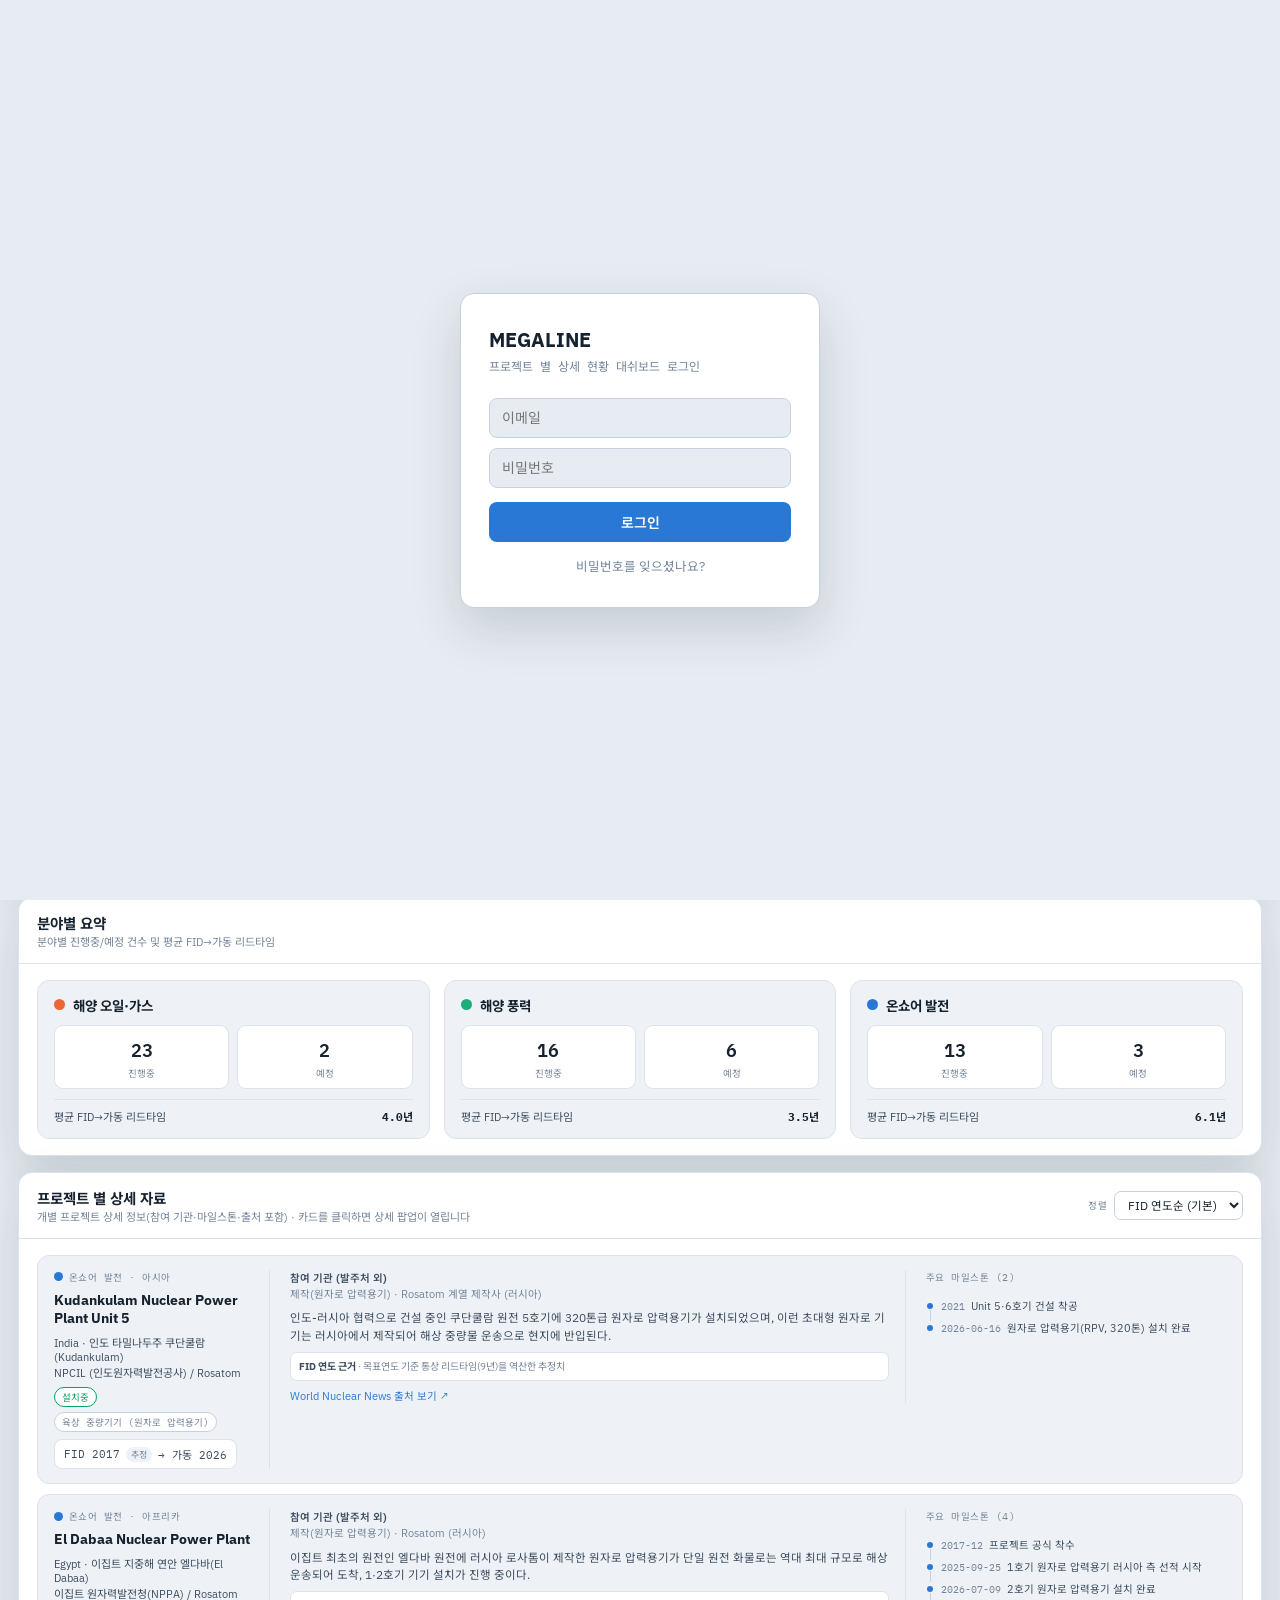
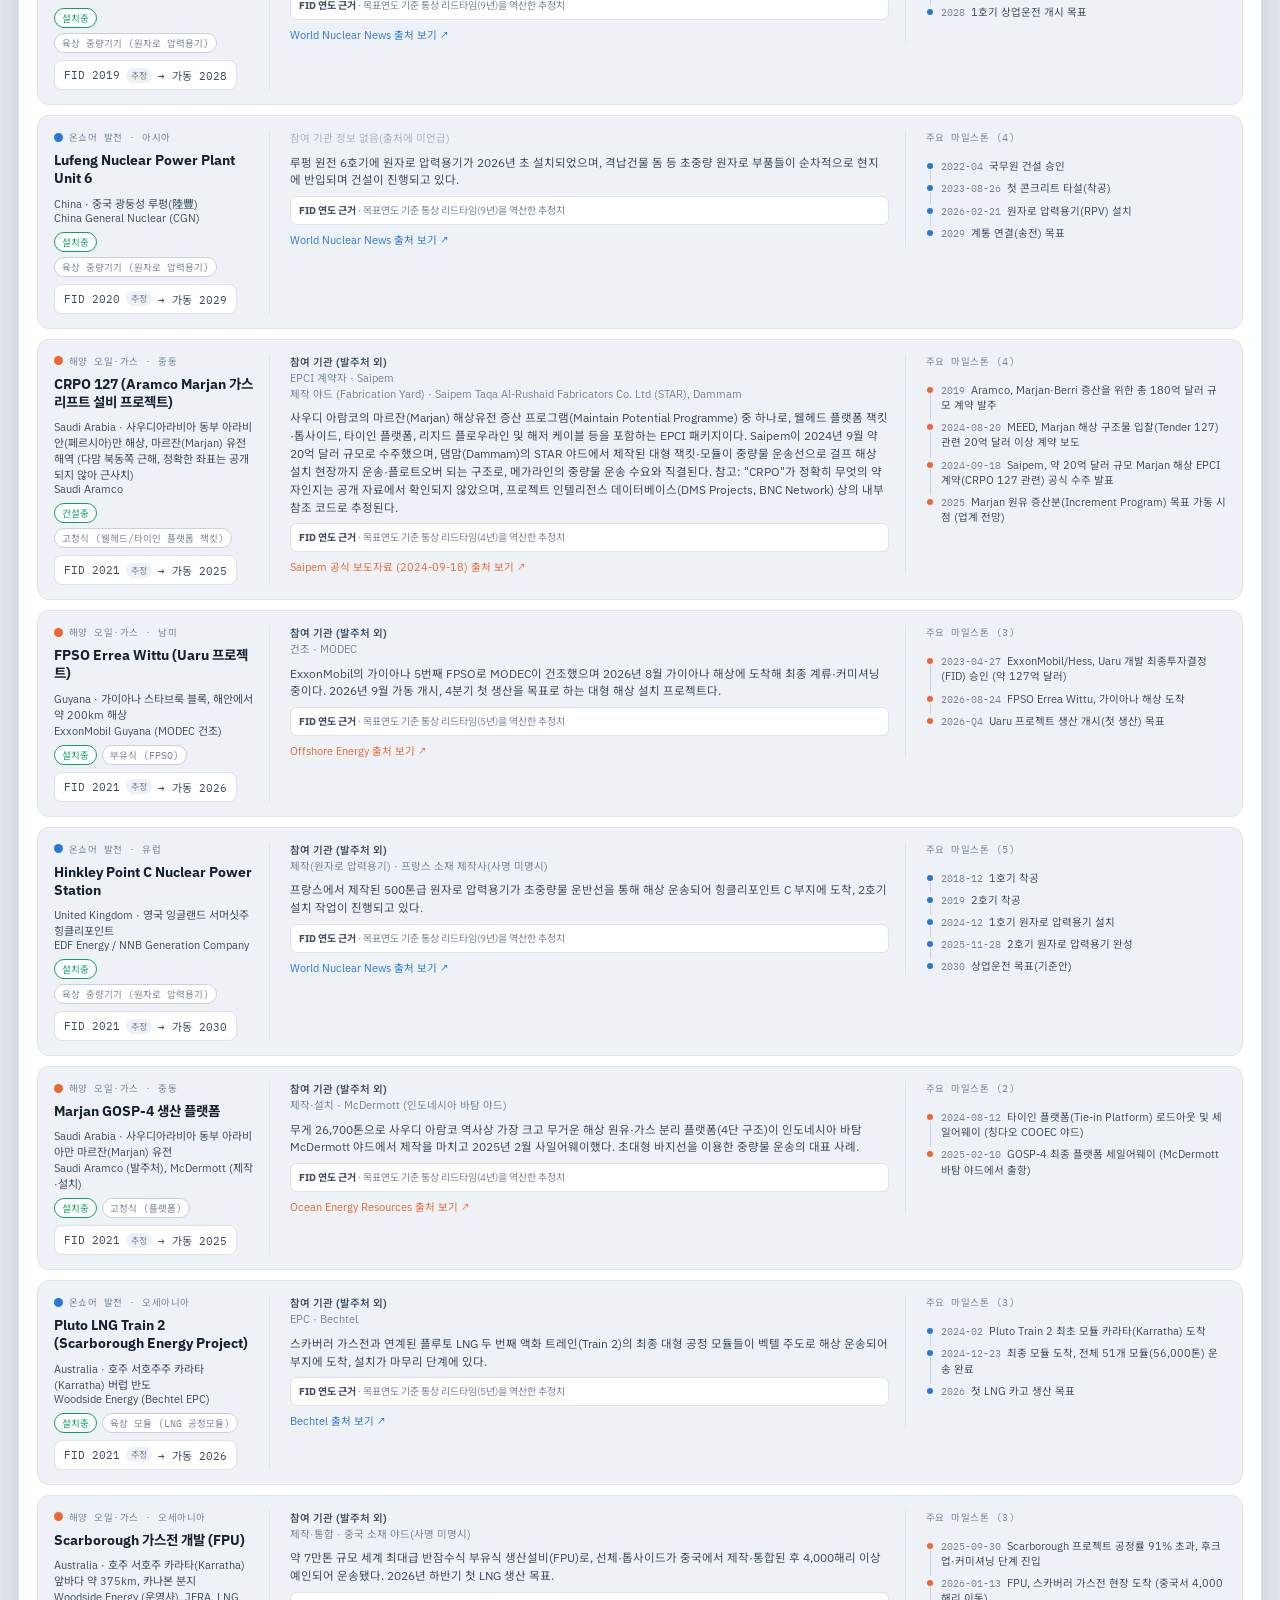
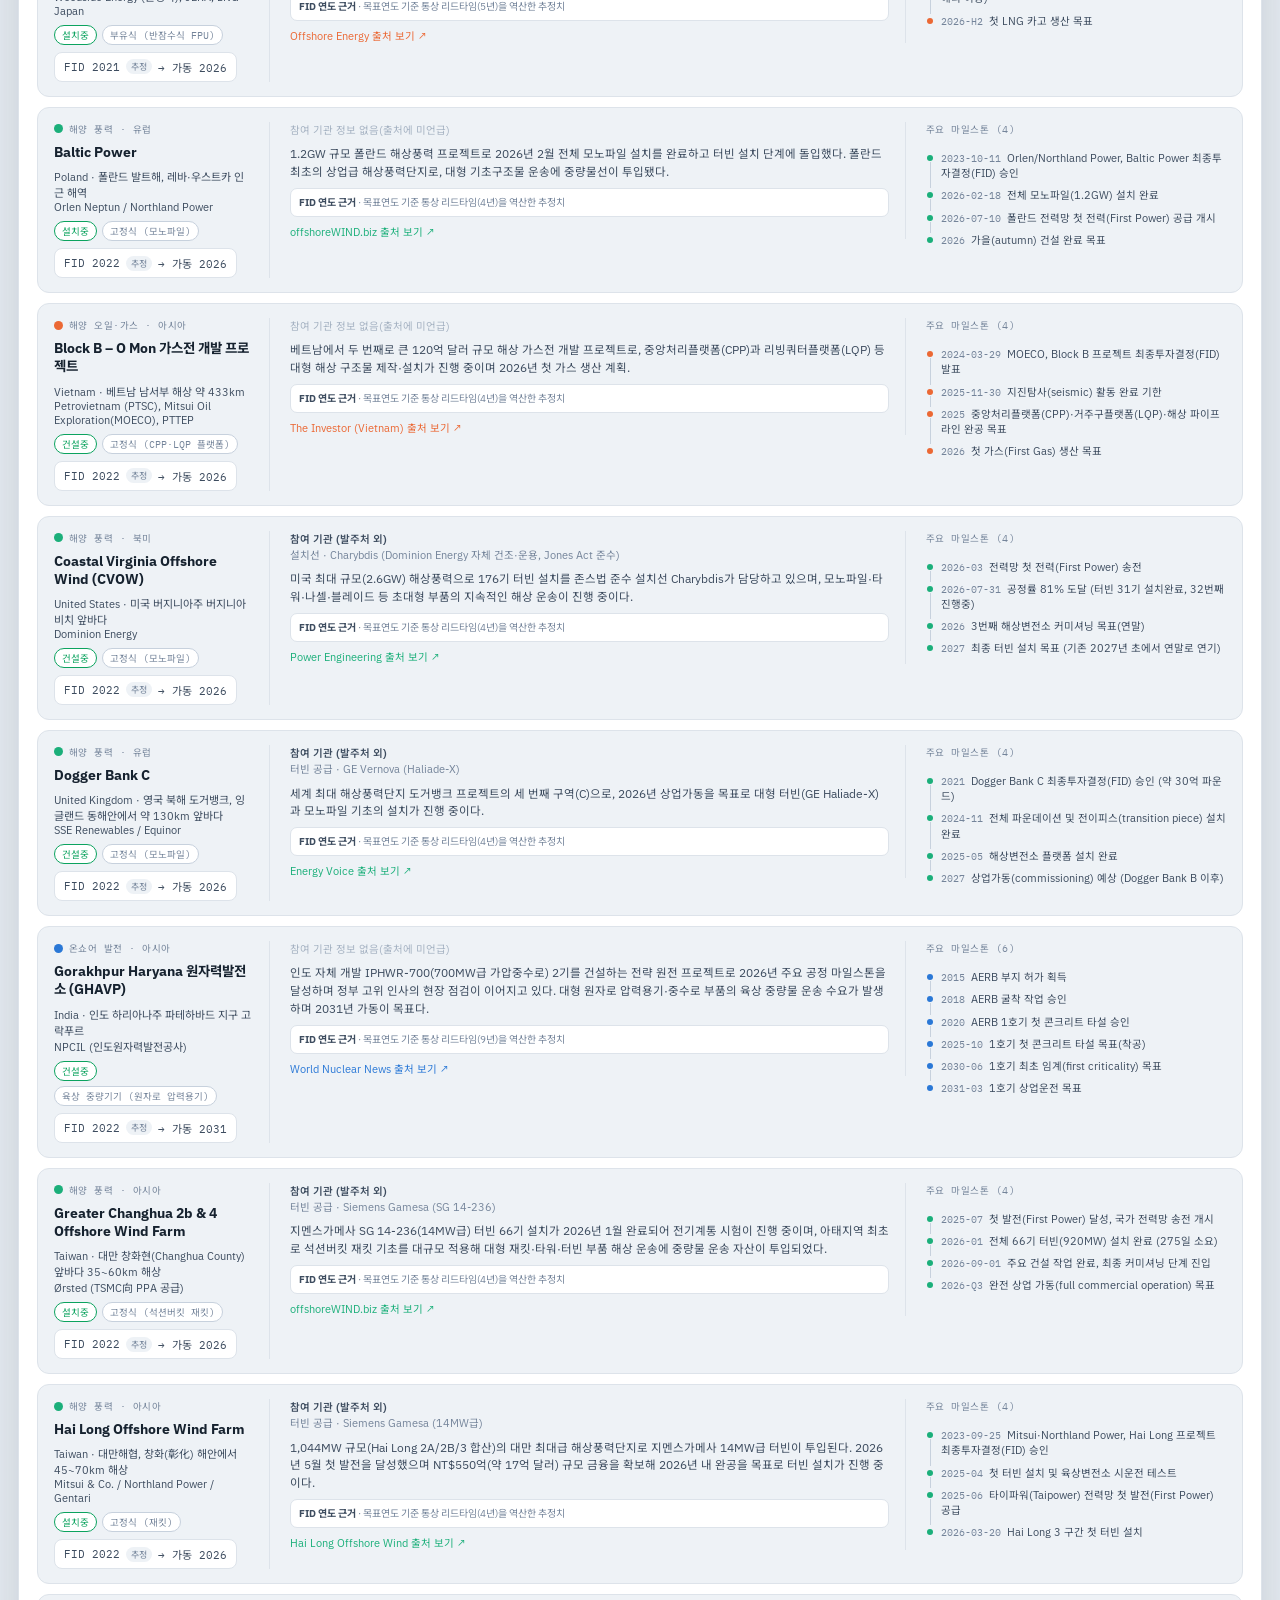
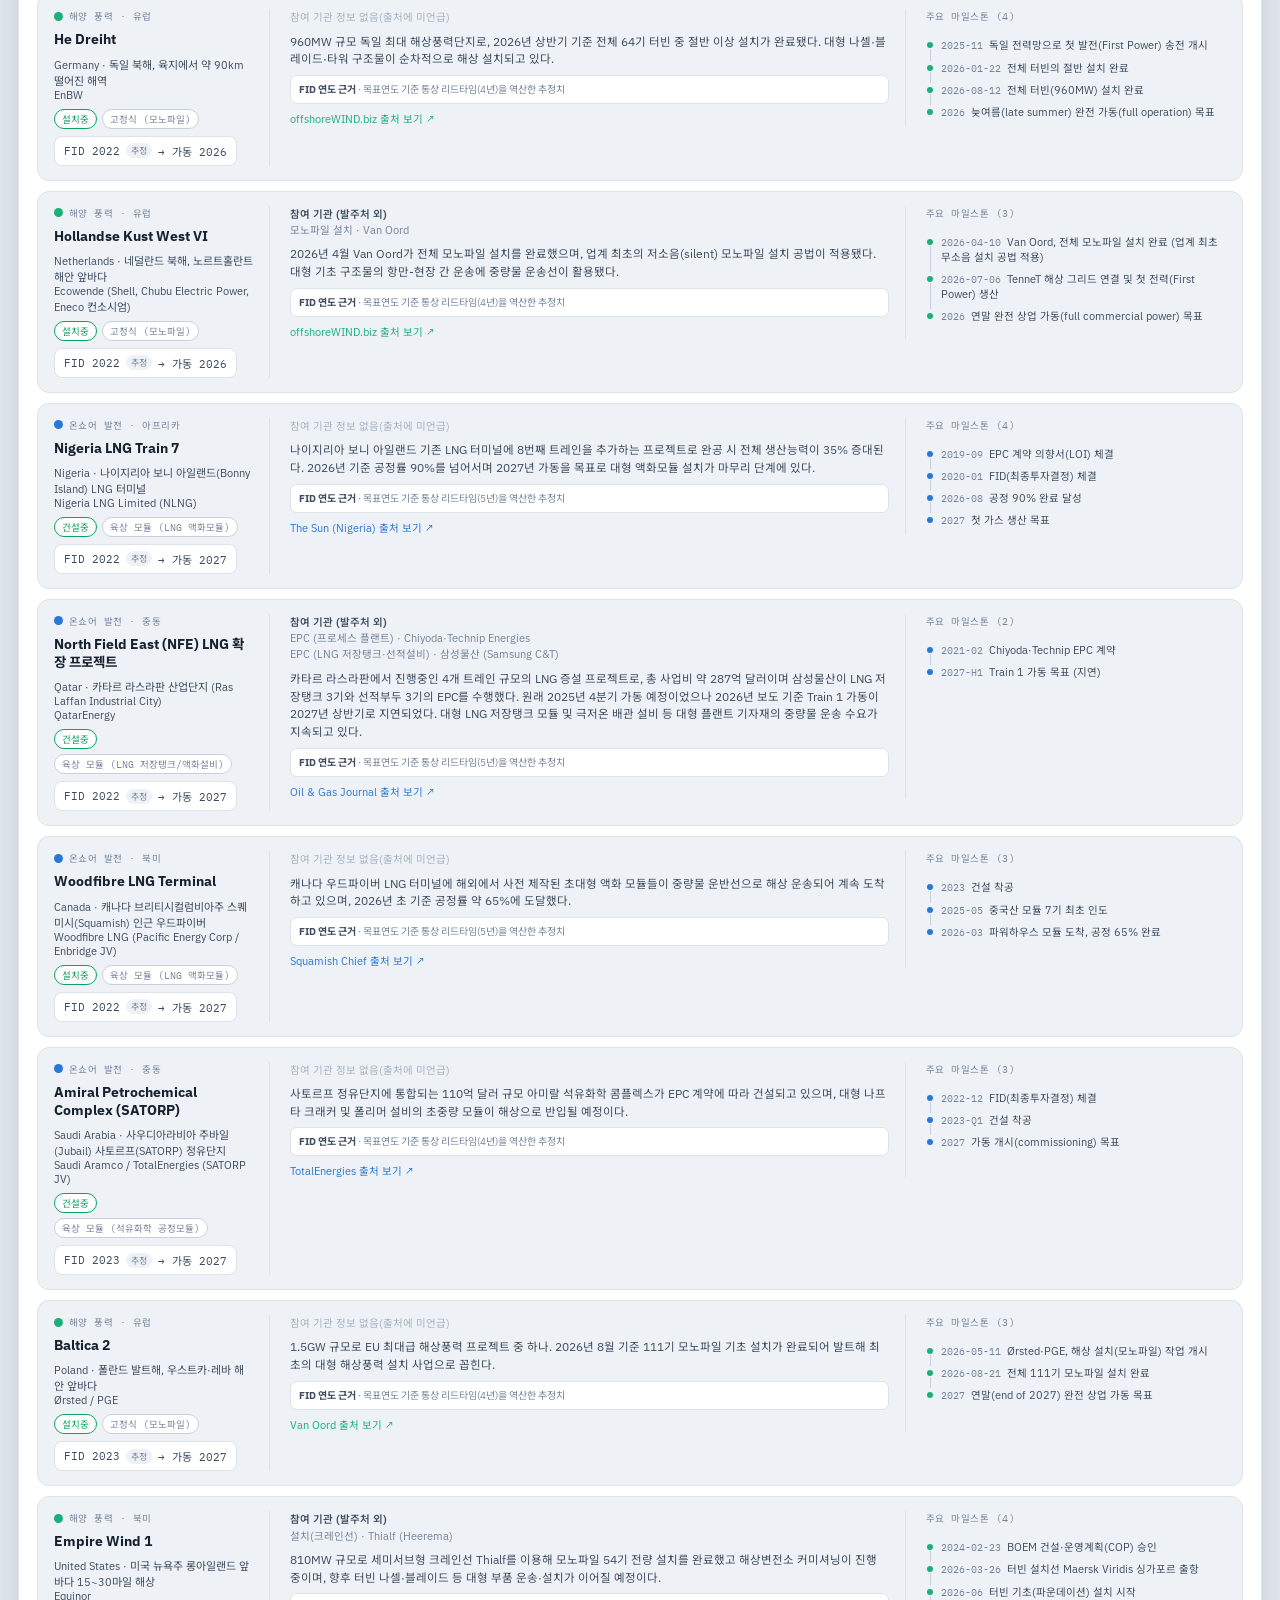
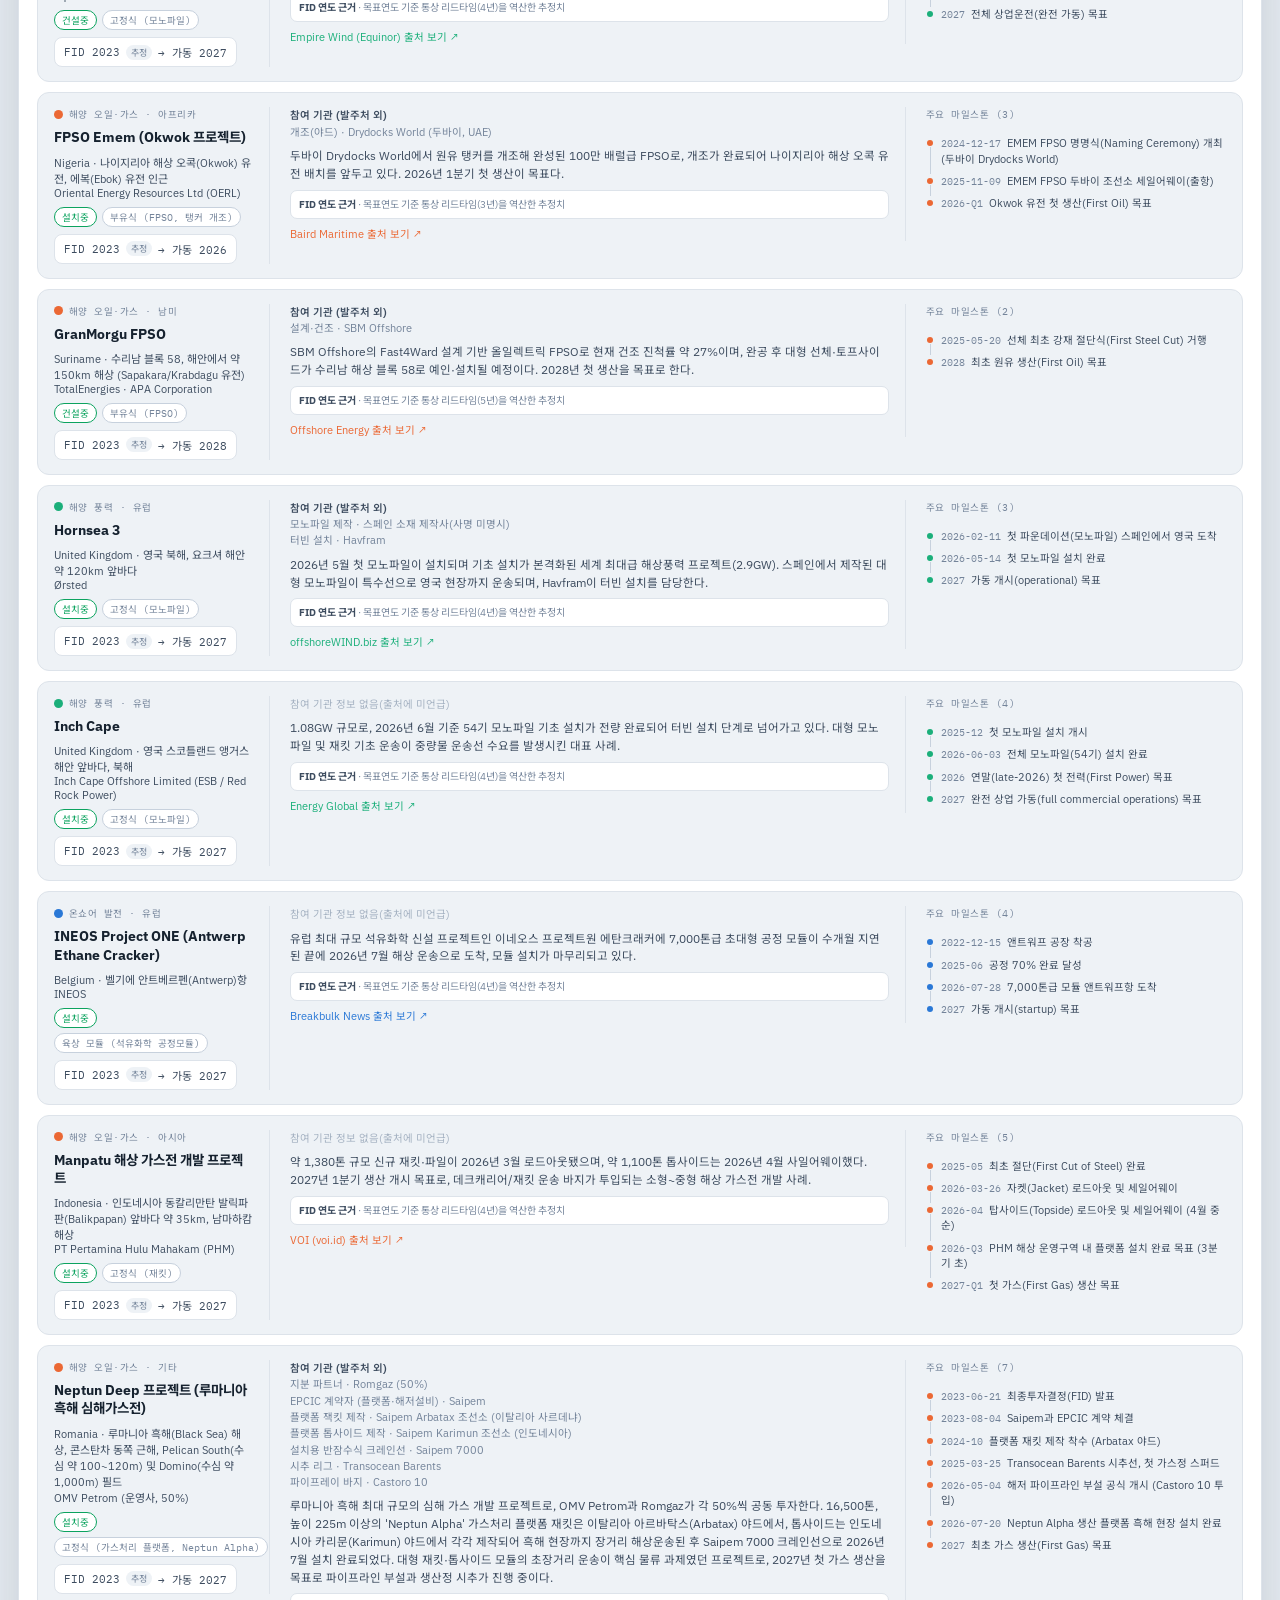
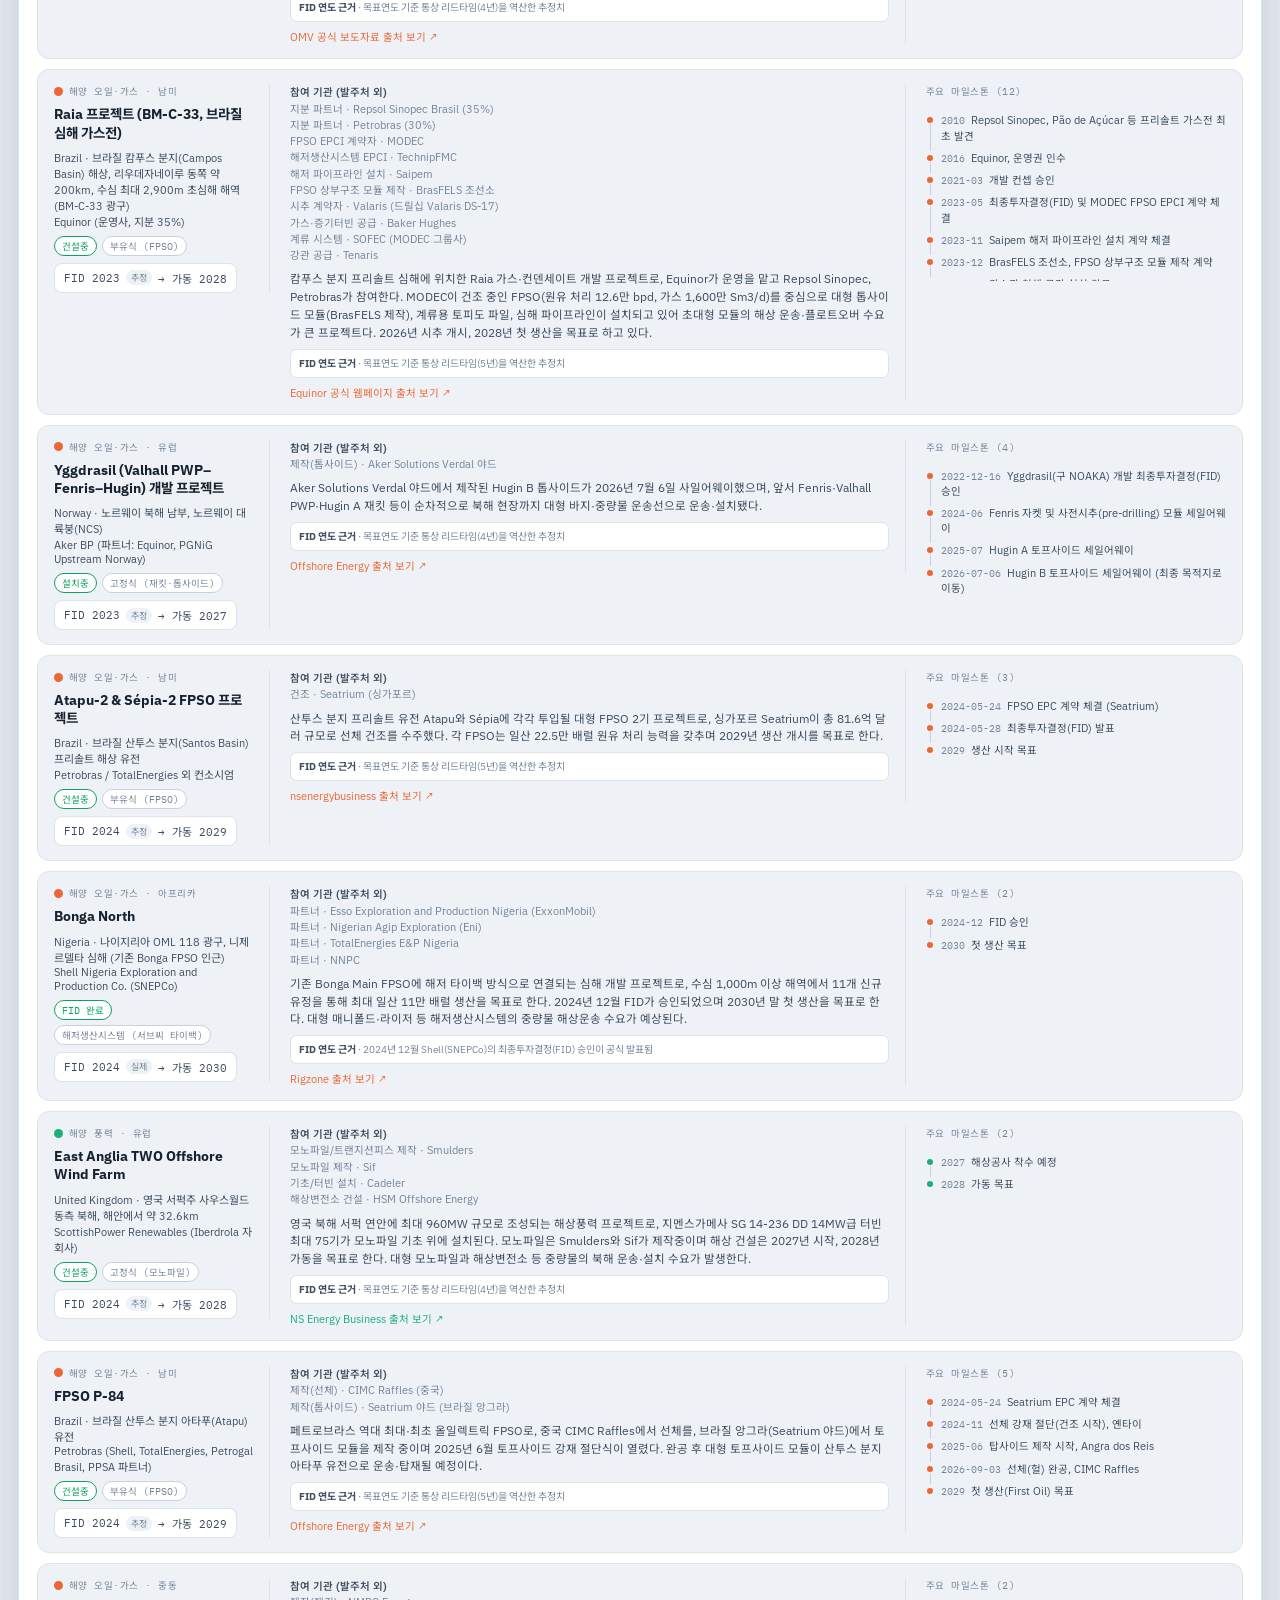
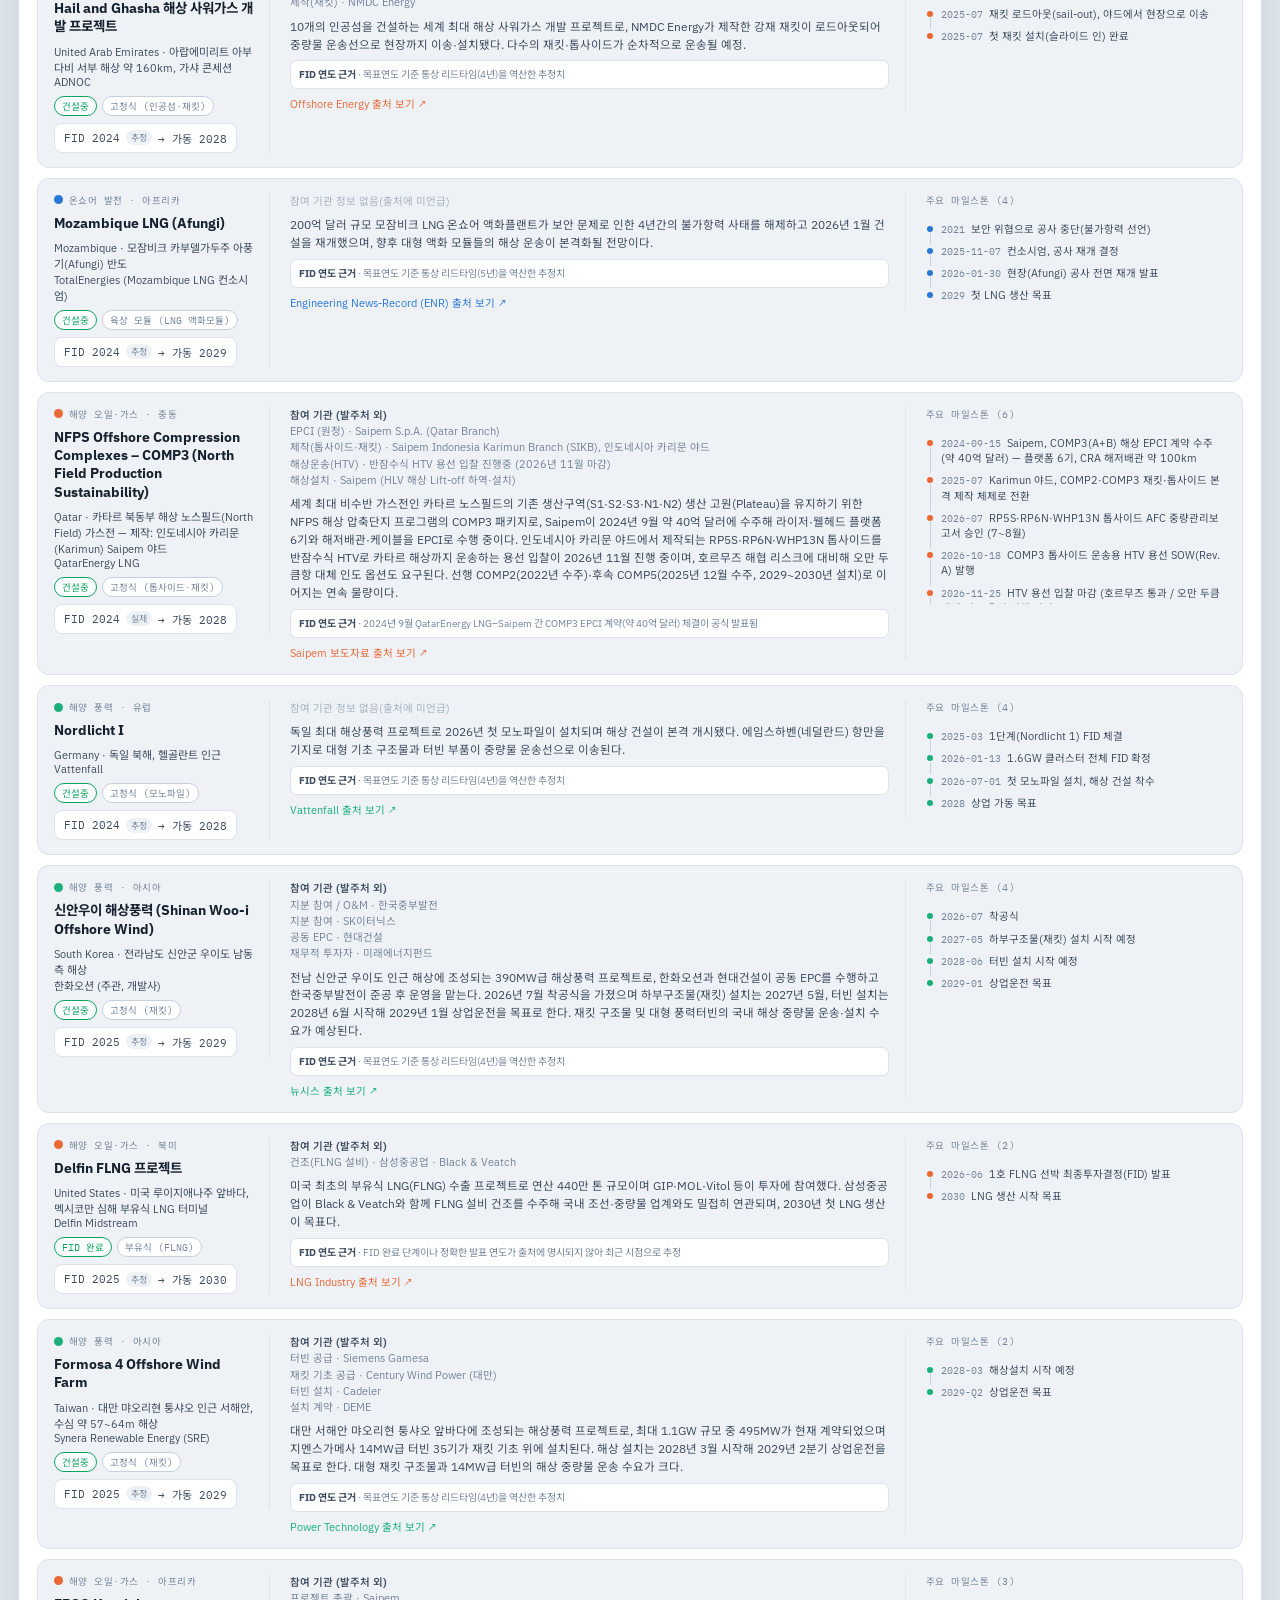
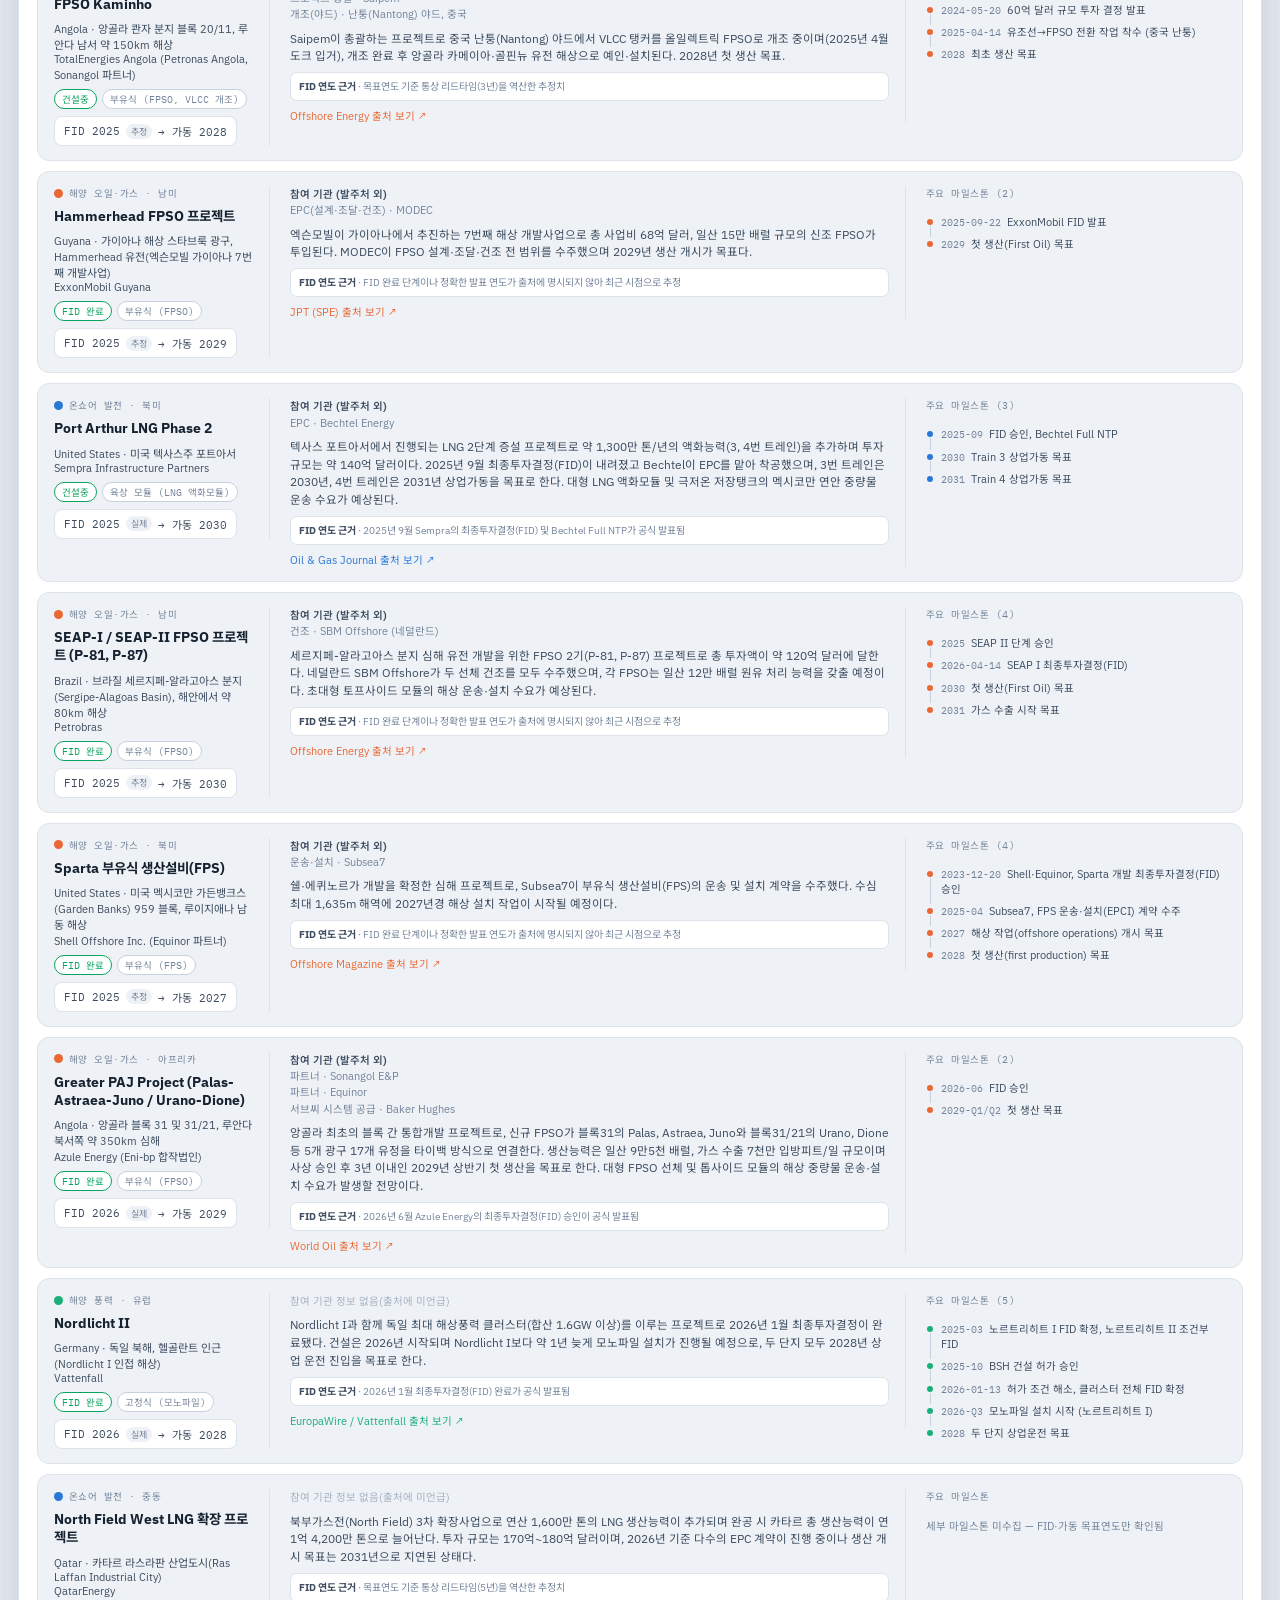
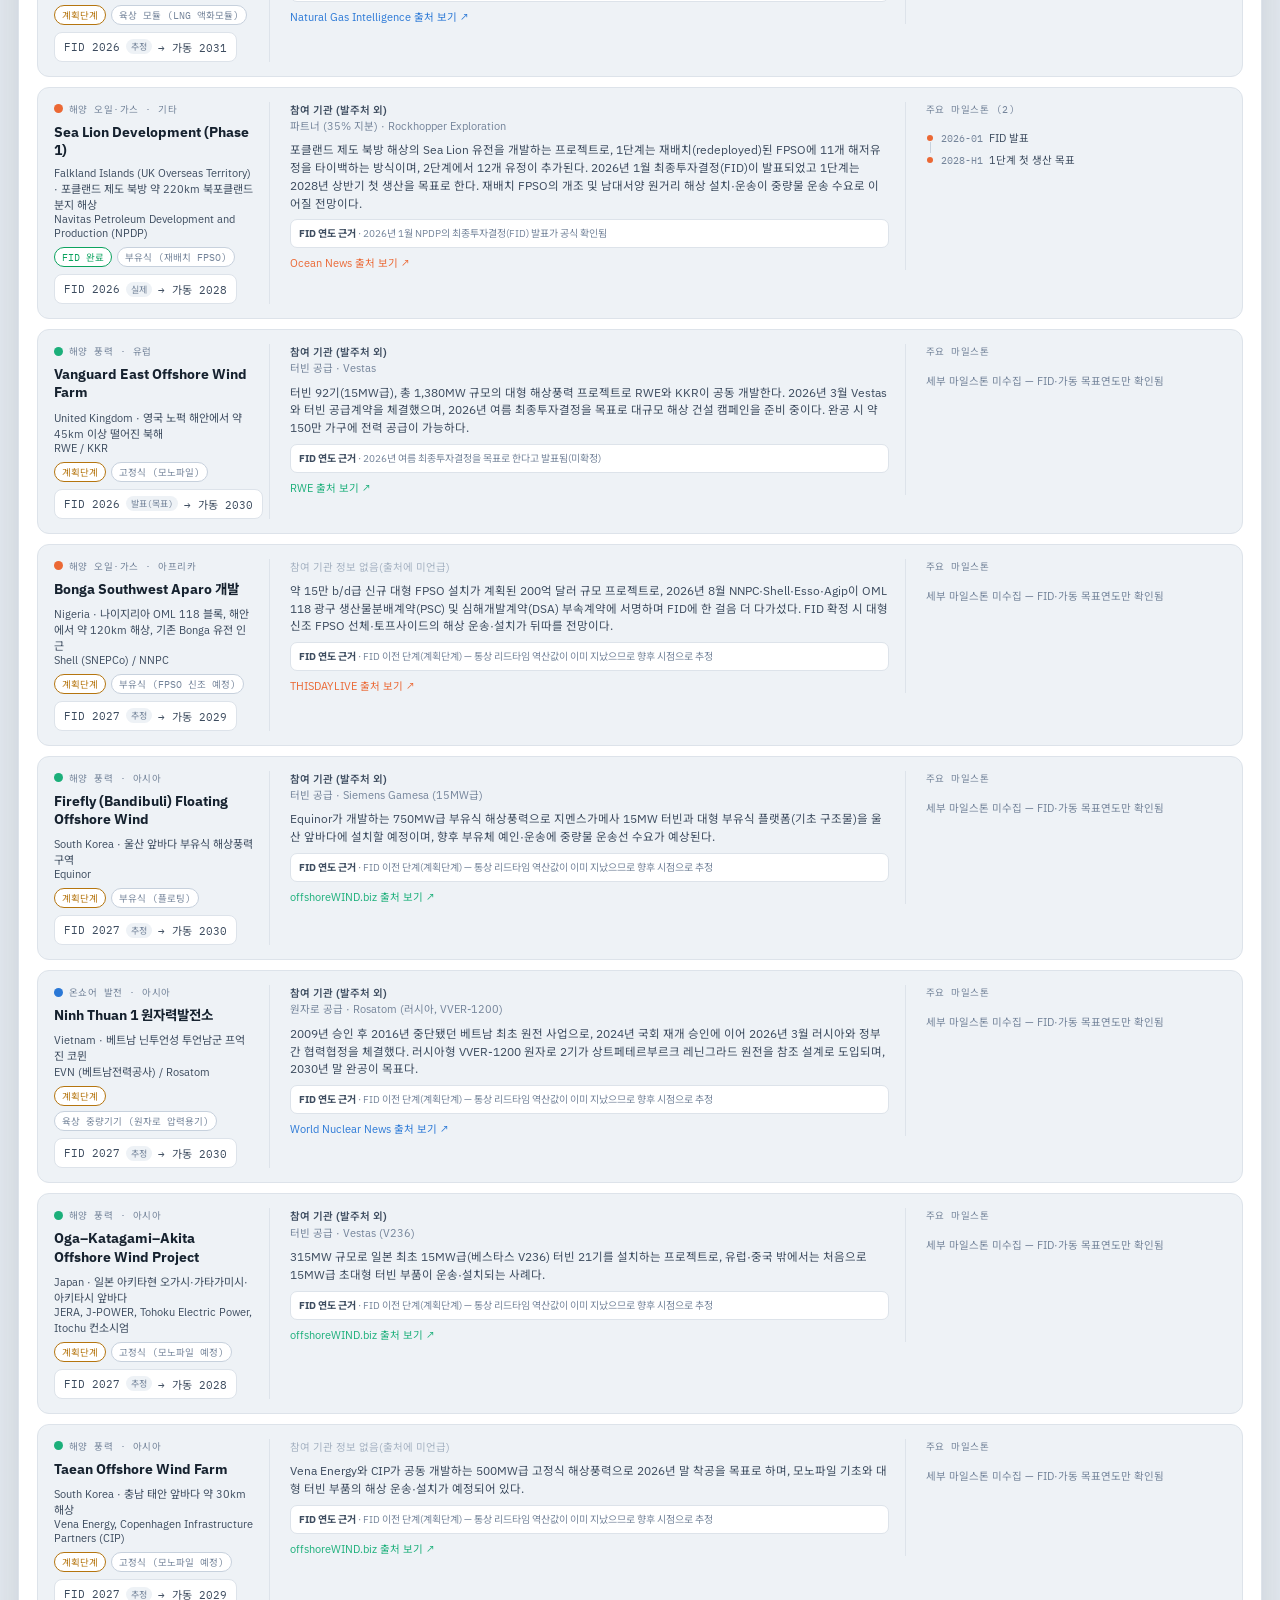
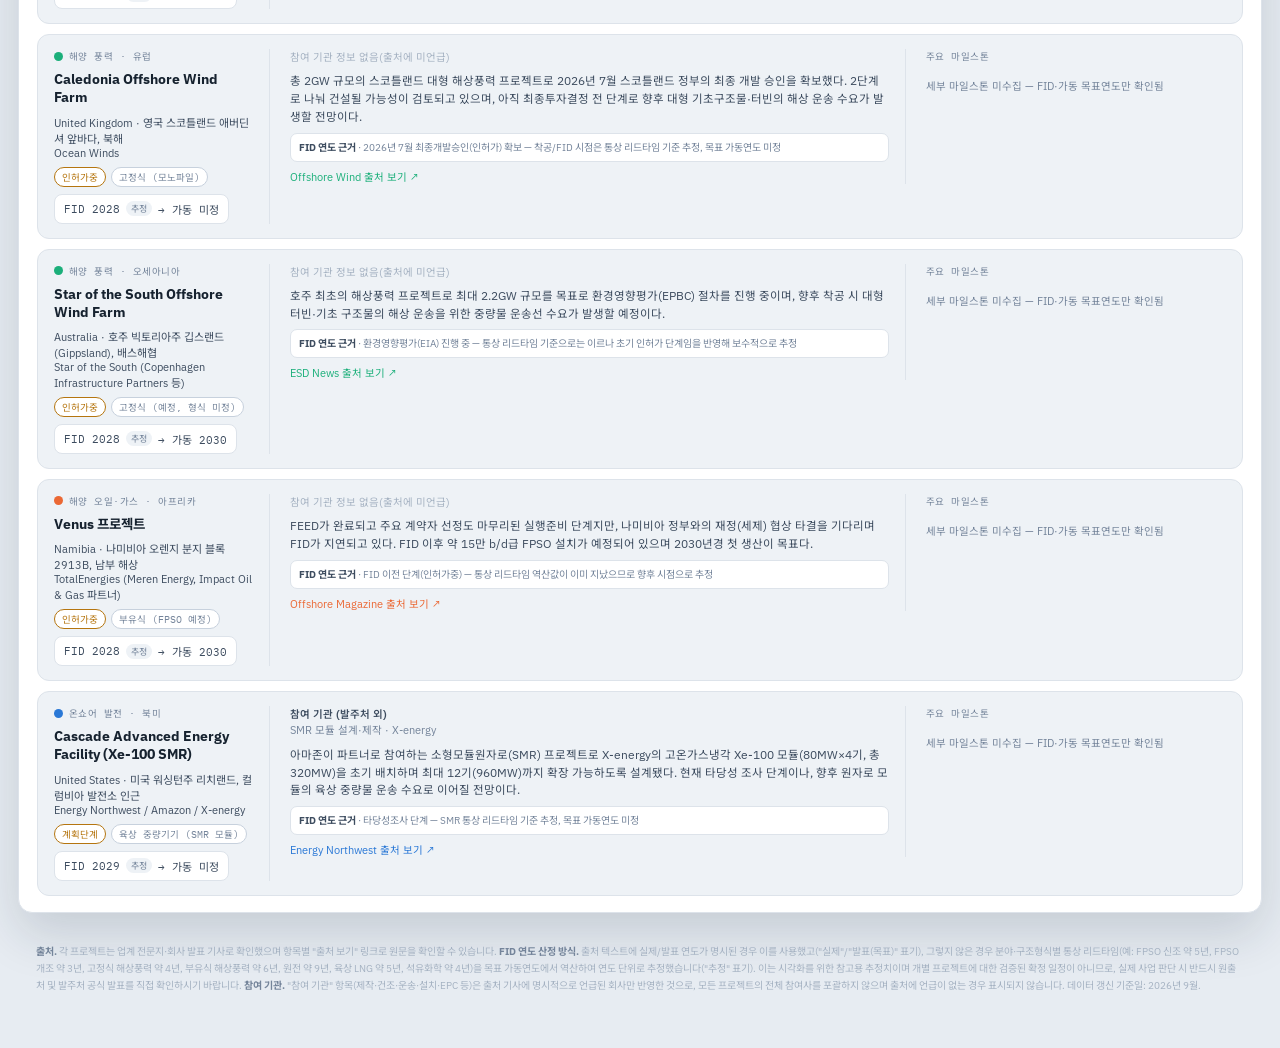
<file: schedule_index.html>
<!doctype html>
<html lang="ko">
<head>
<meta charset="utf-8"/>
<meta name="viewport" content="width=device-width, initial-scale=1"/>
<title>프로젝트 별 상세 현황 대쉬보드</title>
<link rel="icon" type="image/svg+xml" href="[data-uri]"/>
<style>html{visibility:hidden;}</style>
<link rel="preconnect" href="https://fonts.googleapis.com">
<link rel="preconnect" href="https://fonts.gstatic.com" crossorigin>
<link href="https://fonts.googleapis.com/css2?family=IBM+Plex+Sans:wght@400;500;600;700&family=IBM+Plex+Mono:wght@400;500;600&family=Noto+Sans+KR:wght@400;500;600;700&display=swap" rel="stylesheet">
<style>.auth-gate{
  position:fixed; inset:0; z-index:9999;
  background:var(--page); display:flex; align-items:center; justify-content:center; padding:24px;
}
.auth-card{
  width:100%; max-width:360px; background:var(--panel); border:1px solid var(--line-strong);
  border-radius:var(--radius); box-shadow:var(--shadow); padding:32px 28px;
}
.auth-brand{ font-family:var(--font-sans); font-weight:700; font-size:20px; color:var(--ink); margin:0 0 4px; }
.auth-sub{ font-family:var(--font-mono); font-size:12px; color:var(--muted); margin:0 0 24px; }
.auth-card input{
  width:100%; box-sizing:border-box; font-family:var(--font-sans); font-size:14px;
  padding:10px 12px; border:1px solid var(--line-strong); border-radius:8px;
  background:var(--page); color:var(--ink); margin-bottom:10px;
}
.auth-card input:focus{ outline:none; border-color:var(--cat-power); }
.auth-card button[type="submit"]{
  width:100%; font-family:var(--font-sans); font-weight:600; font-size:14px;
  color:#fff; background:var(--cat-power); border:none; padding:10px; border-radius:8px;
  cursor:pointer; margin-top:4px;
}
.auth-card button[type="submit"]:hover{ filter:brightness(0.92); }
.auth-card button[type="submit"]:disabled{ opacity:0.6; cursor:default; }
.auth-error{ font-size:12.5px; color:var(--warn); margin:10px 0 0; }
.auth-forgot{ display:block; text-align:center; font-size:12.5px; color:var(--muted); margin-top:14px; text-decoration:none; }
.auth-forgot:hover{ color:var(--cat-power); text-decoration:underline; }

.auth-logout-btn{ color:var(--ink-soft); }
.auth-logout-btn:hover{ background:var(--cat-power); border-color:var(--cat-power); color:#fff; }
</style>
<style>
  :root{
    color-scheme: light;
    --font-sans: "IBM Plex Sans","Noto Sans KR",system-ui,-apple-system,sans-serif;
    --font-mono: "IBM Plex Mono","Noto Sans KR",ui-monospace,monospace;

    --page:        #e7ecf2;
    --stage:       #f4f6f9;
    --panel:       #ffffff;
    --panel-2:     #eef2f6;
    --line:        #dde3ea;
    --line-strong: #c7d1dd;

    --ink:         #16222f;
    --ink-soft:    #3d4c5f;
    --muted:       #74849a;
    --muted-2:     #a5b2c2;

    --cat-oil:     #eb6834;
    --cat-oil-tint:   rgba(235,104,52,.14);
    --cat-wind:    #1baf7a;
    --cat-wind-tint:  rgba(27,175,122,.14);
    --cat-power:   #2a78d6;
    --cat-power-tint: rgba(42,120,214,.14);

    --good:  #0ca35f;
    --warn:  #b5750f;

    --shadow: 0 20px 50px rgba(20,35,55,.16);
    --radius: 14px;
  }

  @media (prefers-color-scheme: dark){
    :root:not([data-theme="light"]){
      color-scheme: dark;
      --page:        #05090f;
      --stage:       #0a1119;
      --panel:       #0e1723;
      --panel-2:     #121d2b;
      --line:        #1c2c3f;
      --line-strong: #2e4258;

      --ink:         #eef3f8;
      --ink-soft:    #b9c6d6;
      --muted:       #6f849c;
      --muted-2:     #4c5f76;

      --cat-oil:     #d95926;
      --cat-oil-tint:   rgba(217,89,38,.16);
      --cat-wind:    #199e70;
      --cat-wind-tint:  rgba(25,158,112,.18);
      --cat-power:   #3987e5;
      --cat-power-tint: rgba(57,135,229,.18);

      --good:  #35c98f;
      --warn:  #e0a54c;
      --shadow: 0 20px 60px rgba(0,0,0,.55);
    }
  }
  :root[data-theme="dark"]{
    color-scheme: dark;
    --page:        #05090f;
    --stage:       #0a1119;
    --panel:       #0e1723;
    --panel-2:     #121d2b;
    --line:        #1c2c3f;
    --line-strong: #2e4258;

    --ink:         #eef3f8;
    --ink-soft:    #b9c6d6;
    --muted:       #6f849c;
    --muted-2:     #4c5f76;

    --cat-oil:     #d95926;
    --cat-oil-tint:   rgba(217,89,38,.16);
    --cat-wind:    #199e70;
    --cat-wind-tint:  rgba(25,158,112,.18);
    --cat-power:   #3987e5;
    --cat-power-tint: rgba(57,135,229,.18);

    --good:  #35c98f;
    --warn:  #e0a54c;
    --shadow: 0 20px 60px rgba(0,0,0,.55);
  }

  *{box-sizing:border-box;}
  html,body{margin:0;padding:0;}
  body{
    background: var(--page);
    color: var(--ink);
    font-family: var(--font-sans);
    min-height:100vh;
  }

  a{color:var(--cat-power);}

  .wrap{max-width:1400px;margin:0 auto;padding:18px 18px 40px;}

  /* ---------- header ---------- */
  .head{
    display:flex;
    align-items:center;
    gap:14px;
    flex-wrap:wrap;
    padding: 14px 20px;
    margin-bottom:14px;
    border:1px solid var(--line);
    border-radius: var(--radius);
    background: var(--panel);
    box-shadow: var(--shadow);
  }
  .brand{display:flex;flex-direction:column;gap:2px;min-width:max-content;}
  .brand .eyebrow{
    font-family: var(--font-mono);
    font-size:10.5px;
    letter-spacing:.14em;
    color: var(--muted);
    text-transform:uppercase;
  }
  .brand h1{
    margin:0;
    font-size:18px;
    font-weight:700;
    letter-spacing:-.01em;
    color: var(--ink);
  }
  .brand h1 .sub{
    font-weight:400;
    color: var(--ink-soft);
    font-size:13px;
    margin-left:8px;
  }
  .back-link{
    display:inline-flex;align-items:center;gap:5px;
    font-size:11.5px;color:var(--muted);text-decoration:none;
    padding:5px 10px;border-radius:8px;border:1px solid var(--line-strong);
    white-space:nowrap;
  }
  .back-link:hover{color:var(--ink);border-color:var(--muted);}

  .kpi-row{display:flex;gap:8px;}
  .kpi{
    display:flex;flex-direction:column;align-items:center;justify-content:center;
    padding:5px 14px;border-radius:10px;
    background: var(--panel-2);border:1px solid var(--line);min-width:60px;
  }
  .kpi .n{font-family:var(--font-mono);font-size:16px;font-weight:600;color:var(--ink);line-height:1.1;}
  .kpi .l{font-size:9.5px;color:var(--muted);letter-spacing:.02em;margin-top:2px;white-space:nowrap;}

  .head-spacer{flex:1 1 auto;}
  .head-controls{display:flex;align-items:center;gap:8px;flex:0 0 auto;}
  .icon-btn{
    width:34px;height:34px;border-radius:10px;flex:0 0 auto;
    border:1px solid var(--line-strong);
    background:var(--panel);color:var(--ink-soft);cursor:pointer;
    display:flex;align-items:center;justify-content:center;
    transition:color .12s ease, border-color .12s ease;
  }
  .icon-btn:hover{color:var(--ink);border-color:var(--muted);}
  .icon-btn svg{width:16px;height:16px;}
  .icon-btn .moon{display:none;}
  :root[data-theme="dark"] .icon-btn .sun{display:none;}
  :root[data-theme="dark"] .icon-btn .moon{display:block;}
  @media (prefers-color-scheme: dark){
    :root:not([data-theme="light"]) .icon-btn .sun{display:none;}
    :root:not([data-theme="light"]) .icon-btn .moon{display:block;}
  }

  /* ---------- menu (hamburger) ---------- */
  .menu-wrap{position:relative;}
  .menu-panel{
    position:absolute; top:calc(100% + 8px); right:0;
    background:var(--panel);
    border:1px solid var(--line-strong);
    border-radius:10px;
    padding:8px;
    min-width:200px;
    box-shadow: var(--shadow);
    display:none;
    z-index:60;
  }
  .menu-panel.open{display:block;}
  .menu-panel a{
    display:block;
    padding:8px 10px;
    border-radius:7px;
    font-size:12.5px;
    color:var(--ink-soft);
    text-decoration:none;
  }
  .menu-panel a:hover{background:var(--panel-2);color:var(--ink);}
  .menu-divider{height:1px;background:var(--line);margin:6px 2px;}

  /* ---------- back-to-top ---------- */
  .back-to-top{
    position:fixed; right:22px; bottom:22px; z-index:120;
    width:44px;height:44px;border-radius:50%;
    display:flex;align-items:center;justify-content:center;
    background:var(--panel);border:1px solid var(--line-strong);
    color:var(--ink-soft);cursor:pointer;box-shadow:var(--shadow);
    opacity:0;visibility:hidden;transform:translateY(8px);
    transition:opacity .18s ease, transform .18s ease, visibility .18s;
  }
  .back-to-top.show{opacity:1;visibility:visible;transform:translateY(0);}
  .back-to-top:hover{color:var(--ink);border-color:var(--muted);}
  .back-to-top svg{width:18px;height:18px;}

  /* ---------- filter bar ---------- */
  .filter-bar{
    display:flex;
    align-items:center;
    gap:16px;
    flex-wrap:wrap;
    padding:10px 16px;
    margin-bottom:14px;
    border:1px solid var(--line);
    border-radius: var(--radius);
    background:var(--panel-2);
    font-size:11.5px;
  }
  .filter-group{display:flex;gap:7px;align-items:center;flex-wrap:wrap;}
  .filter-title{font-size:9.5px;color:var(--muted);text-transform:uppercase;letter-spacing:.08em;margin-right:1px;white-space:nowrap;}
  .swatch{
    display:inline-flex;align-items:center;gap:6px;
    padding:5px 10px 5px 8px;
    border-radius:999px;
    border:1px solid var(--line-strong);
    background:var(--panel);
    cursor:pointer;
    user-select:none;
    transition:opacity .15s ease, border-color .15s ease;
    font-size:11px;
    color:var(--ink-soft);
    white-space:nowrap;
  }
  .swatch:hover{border-color:var(--muted);}
  .swatch.off{opacity:.35;}
  .dot{width:9px;height:9px;border-radius:50%;flex:0 0 auto;}
  .dot.oil{background:var(--cat-oil);}
  .dot.wind{background:var(--cat-wind);}
  .dot.power{background:var(--cat-power);}
  .filter-sep{width:1px;align-self:stretch;background:var(--line-strong);margin:0 2px;}
  .search-input{
    padding:6px 10px;
    border-radius:8px;
    border:1px solid var(--line-strong);
    background:var(--panel);
    color:var(--ink);
    font-family:var(--font-sans);
    font-size:12px;
    min-width:180px;
  }
  .search-input::placeholder{color:var(--muted);}
  .search-input:focus{outline:none;border-color:var(--muted);}

  /* ---------- panels ---------- */
  .panel{
    border:1px solid var(--line);
    border-radius: var(--radius);
    background:var(--panel);
    box-shadow: var(--shadow);
    margin-bottom:16px;
    overflow:hidden;
  }
  .panel-head{
    display:flex;align-items:center;gap:10px;flex-wrap:wrap;
    padding:14px 18px;border-bottom:1px solid var(--line);
  }
  .panel-title{font-size:14.5px;font-weight:700;color:var(--ink);}
  .panel-sub{font-size:11px;color:var(--muted);}
  .panel-head-spacer{flex:1 1 auto;}
  .info-icon{
    display:inline-flex;align-items:center;justify-content:center;
    width:15px;height:15px;border-radius:50%;
    background:var(--panel-2);border:1px solid var(--line-strong);
    color:var(--muted);font-size:10px;font-style:normal;cursor:help;
    position:relative;
  }
  .info-icon .info-pop{
    display:none;position:absolute;bottom:calc(100% + 7px);right:-8px;
    width:240px;background:var(--panel);border:1px solid var(--line-strong);
    border-radius:9px;box-shadow:var(--shadow);padding:9px 11px;
    font-size:11px;line-height:1.55;color:var(--ink-soft);cursor:auto;z-index:40;
  }
  .info-icon:hover .info-pop, .info-icon:focus .info-pop{display:block;}

  /* ---------- Gantt ---------- */
  .gantt-scroll{overflow-x:auto;overflow-y:auto;max-height:640px;}
  .gantt-inner{min-width:900px;position:relative;}
  .gantt-axis{
    display:flex;position:sticky;top:0;z-index:30;
    background:var(--panel);border-bottom:1px solid var(--line-strong);
  }
  .gantt-label-col{
    flex:0 0 220px;padding:8px 14px;
    font-family:var(--font-mono);font-size:9.5px;color:var(--muted);
    letter-spacing:.06em;text-transform:uppercase;
    position:sticky;left:0;background:var(--panel);z-index:3;
    border-right:1px solid var(--line);
    display:flex;align-items:center;
  }
  /* The sticky year-axis header (above) must always paint above every row's
     (and every group header's) label column as the table scrolls vertically
     inside .gantt-scroll -- otherwise a scrolled-up row's label column (also
     position:sticky, but only for horizontal/left scrolling) ends up with a
     HIGHER z-index than the axis and visually overlaps/covers it instead of
     disappearing behind it (2026-09-08 bug: Jeffrey reported the header
     getting covered while scrolling). Give the axis's own label cell the
     highest z-index in this stack so it always wins. */
  .gantt-axis .gantt-label-col{z-index:31;}
  .gantt-years{flex:1 1 auto;position:relative;height:32px;}
  .gantt-year-tick{
    position:absolute;top:0;bottom:0;
    font-family:var(--font-mono);font-size:10px;color:var(--muted);
    display:flex;align-items:center;padding-left:4px;
    border-left:1px solid var(--line);
  }
  .gantt-today-line{
    position:absolute;top:0;bottom:0;width:0;border-left:2px dashed var(--warn);z-index:5;
  }
  .gantt-today-label{
    position:absolute;top:2px;font-family:var(--font-mono);font-size:9px;color:var(--warn);
    white-space:nowrap;transform:translateX(4px);z-index:6;
  }
  .gantt-group-header{
    display:flex;
    background:var(--panel-2);
    border-bottom:1px solid var(--line);
  }
  .gantt-group-header .gantt-label-col{
    background:var(--panel-2);position:sticky;left:0;
    font-size:11px;font-weight:600;color:var(--ink-soft);text-transform:none;letter-spacing:0;
    gap:6px;
  }
  .gantt-row{display:flex;border-bottom:1px solid var(--line);}
  .gantt-row:hover{background:var(--panel-2);}
  .gantt-row .gantt-label-col{
    background:inherit;font-family:var(--font-sans);font-size:11.5px;color:var(--ink);
    text-transform:none;letter-spacing:0;flex-direction:column;align-items:flex-start;
    justify-content:center;gap:2px;cursor:pointer;
  }
  .gantt-row:hover .gantt-label-col{background:var(--panel-2);}
  .grow-name{overflow:hidden;text-overflow:ellipsis;white-space:nowrap;max-width:192px;font-weight:500;}
  .grow-meta{font-size:9.5px;color:var(--muted);font-family:var(--font-mono);}
  .gantt-track{flex:1 1 auto;position:relative;height:38px;}
  .gantt-bar{
    position:absolute;top:9px;height:20px;border-radius:6px;
    display:flex;align-items:center;
    font-family:var(--font-mono);font-size:9.5px;color:#fff;
    padding:0 7px;white-space:nowrap;overflow:hidden;cursor:pointer;
    box-shadow:0 1px 2px rgba(0,0,0,.15);
  }
  .gantt-bar.cat-oil{background:var(--cat-oil);}
  .gantt-bar.cat-wind{background:var(--cat-wind);}
  .gantt-bar.cat-power{background:var(--cat-power);}
  .gantt-bar.future{opacity:.55;border:1.5px dashed rgba(255,255,255,.7);}
  .gantt-bar.unknown-end{
    background-image:repeating-linear-gradient(135deg, rgba(255,255,255,.35) 0 6px, transparent 6px 12px);
  }
  .gantt-bar:hover, .gantt-bar.pinned{filter:brightness(1.08);outline:2px solid var(--ink);outline-offset:1px;}

  /* ---------- tooltip (shared) ---------- */
  .tooltip{
    position:fixed;
    width:min(300px, calc(100vw - 24px));
    max-height: min(70vh, 420px);
    overflow-y:auto;
    background:var(--panel);
    border:1px solid var(--line-strong);
    border-radius:12px;
    padding:13px 14px 12px;
    box-shadow: var(--shadow);
    opacity:0;
    visibility:hidden;
    transform: translateY(4px) scale(.97);
    transition: opacity .14s ease, transform .14s ease;
    z-index:200;
    font-size:12px;
  }
  .tooltip.show{opacity:1;visibility:visible;transform:translateY(0) scale(1);}
  .tt-cat{
    display:inline-flex;align-items:center;gap:5px;
    font-family:var(--font-mono);font-size:9.5px;letter-spacing:.06em;text-transform:uppercase;
    color:var(--muted);margin-bottom:6px;
  }
  .tt-cat .dot{width:7px;height:7px;}
  .tt-name{font-size:14px;font-weight:600;color:var(--ink);line-height:1.35;margin-bottom:4px;}
  .tt-name.tt-name-link{cursor:pointer;display:flex;align-items:baseline;gap:5px;}
  .tt-name.tt-name-link:hover{color:var(--tt-accent, var(--ink));text-decoration:underline;}
  .tt-name.tt-name-link .tt-name-arrow{font-size:11px;font-weight:500;color:var(--muted);white-space:nowrap;}
  .tt-name.tt-name-link:hover .tt-name-arrow{color:var(--tt-accent, var(--muted));}
  .tt-loc{font-size:11px;color:var(--ink-soft);margin-bottom:9px;}
  .tt-row{display:flex;justify-content:space-between;gap:10px;font-size:11px;padding:5px 0;border-top:1px solid var(--line);}
  .tt-row .k{color:var(--muted);white-space:nowrap;}
  .tt-row .v{color:var(--ink-soft);text-align:right;}
  .tt-badge{
    display:inline-flex;align-items:center;gap:5px;padding:2px 8px;border-radius:999px;
    font-size:10px;font-weight:500;background:var(--panel-2);border:1px solid var(--line-strong);color:var(--ink-soft);
  }
  .tt-stake{font-size:11px;color:var(--ink-soft);padding-top:9px;margin-top:5px;border-top:1px solid var(--line);}
  .tt-stake .k{color:var(--muted);display:block;margin-bottom:5px;}
  .tt-stake ul{margin:0;padding-left:16px;}
  .tt-stake li{margin-bottom:3px;line-height:1.4;}
  .tt-desc{font-size:11.5px;color:var(--ink-soft);line-height:1.55;margin-top:9px;padding-top:9px;border-top:1px solid var(--line);}
  .tt-note{font-size:10.5px;color:var(--muted);line-height:1.5;margin-top:8px;padding:7px 9px;background:var(--panel-2);border-radius:8px;}
  .tt-src{display:flex;align-items:center;justify-content:space-between;margin-top:10px;padding-top:9px;border-top:1px solid var(--line);font-size:11px;}
  .tt-src a{text-decoration:none;font-weight:500;}
  .tt-src a:hover{text-decoration:underline;}
  .tt-close{position:absolute;top:8px;right:8px;background:none;border:none;color:var(--muted);cursor:pointer;font-size:16px;line-height:1;padding:4px;}
  .tt-close:hover{color:var(--ink);}

  /* ---------- 분야별 요약 ---------- */
  .summary-grid{display:grid;grid-template-columns:repeat(3, 1fr);gap:14px;padding:16px 18px;}
  .summary-card{border:1px solid var(--line);border-radius:12px;padding:14px 16px;background:var(--panel-2);}
  .summary-card .sc-head{display:flex;align-items:center;gap:8px;margin-bottom:10px;}
  .summary-card .sc-head .dot{width:11px;height:11px;}
  .summary-card .sc-head .lbl{font-weight:700;font-size:13.5px;color:var(--ink);}
  .sc-stats{display:grid;grid-template-columns:1fr 1fr;gap:8px;margin-bottom:10px;}
  .sc-stat{background:var(--panel);border:1px solid var(--line);border-radius:9px;padding:8px;text-align:center;}
  .sc-stat .num{font-family:var(--font-mono);font-size:18px;font-weight:600;color:var(--ink);}
  .sc-stat .lbl{font-size:9.5px;color:var(--muted);margin-top:2px;}
  .sc-lead{font-size:11px;color:var(--ink-soft);display:flex;justify-content:space-between;padding-top:8px;border-top:1px solid var(--line);}
  .sc-lead b{color:var(--ink);font-family:var(--font-mono);}

  /* ---------- 상세 카드 (가로 1열 · 테이블형 레이아웃) ---------- */
  .sort-group{display:flex;align-items:center;gap:6px;}
  .sort-group label{font-size:9.5px;color:var(--muted);text-transform:uppercase;letter-spacing:.08em;white-space:nowrap;}
  .sort-select{
    padding:5px 9px;border-radius:7px;border:1px solid var(--line-strong);
    background:var(--panel);color:var(--ink);font-family:var(--font-sans);
    font-size:11.5px;cursor:pointer;
  }
  .sort-select:focus{outline:none;border-color:var(--muted);}

  .card-grid{display:flex;flex-direction:column;gap:10px;padding:16px 18px;}
  .pcard{
    border:1px solid var(--line);border-radius:12px;padding:14px 16px;background:var(--panel-2);
    display:grid;grid-template-columns:216px 1fr 300px;gap:0 20px;align-items:start;
    scroll-margin-top:88px;transition:border-color .25s,box-shadow .25s;cursor:pointer;
  }
  .pcard.flash{animation:pcardFlash 1.6s ease-out;}
  @keyframes pcardFlash{
    0%{border-color:var(--flash-color, #2f7fd6);box-shadow:0 0 0 3px color-mix(in srgb, var(--flash-color, #2f7fd6) 45%, transparent);}
    100%{border-color:var(--line);box-shadow:0 0 0 0 transparent;}
  }
  .pcard .pc-col{display:flex;flex-direction:column;gap:7px;min-width:0;}
  .pcard .pc-col-id{padding-right:16px;border-right:1px solid var(--line);}
  .pcard .pc-col-body{padding-right:16px;border-right:1px solid var(--line);justify-content:flex-start;}
  .pcard .pc-cat{display:flex;align-items:center;gap:6px;font-family:var(--font-mono);font-size:9.5px;letter-spacing:.05em;text-transform:uppercase;color:var(--muted);}
  .pcard .pc-name{font-size:13.5px;font-weight:700;color:var(--ink);line-height:1.35;}
  .pcard .pc-loc{font-size:11px;color:var(--ink-soft);}
  .pcard .pc-tags{display:flex;gap:5px;flex-wrap:wrap;}
  .pc-tag{font-family:var(--font-mono);font-size:9.5px;padding:2px 7px;border-radius:999px;background:var(--panel);border:1px solid var(--line-strong);color:var(--muted);white-space:nowrap;}
  .pc-tag.stage-active{color:var(--good);border-color:var(--good);}
  .pc-tag.stage-future{color:var(--warn);border-color:var(--warn);}
  .pcard .pc-sched{display:flex;align-items:center;gap:6px;font-family:var(--font-mono);font-size:11px;color:var(--ink-soft);background:var(--panel);border:1px solid var(--line);border-radius:8px;padding:6px 9px;width:max-content;}
  .pcard .pc-sched .fid-type{font-size:9px;padding:1px 5px;border-radius:999px;background:var(--panel-2);color:var(--muted);}
  .pcard .pc-stake{font-size:10.5px;color:var(--muted);line-height:1.55;}
  .pcard .pc-stake b{color:var(--ink-soft);font-weight:600;}
  .pcard .pc-fidnote{font-size:10px;color:var(--muted);line-height:1.5;padding:6px 8px;background:var(--panel);border-radius:7px;border:1px solid var(--line);}
  .pcard .pc-fidnote b{color:var(--ink-soft);}
  .pcard .pc-desc{font-size:11.5px;color:var(--ink-soft);line-height:1.55;}
  .pcard .pc-src{font-size:10.5px;display:flex;justify-content:flex-start;gap:5px;align-items:center;margin-top:auto;}
  .pcard .pc-src a{text-decoration:none;}
  .pcard .pc-src a:hover{text-decoration:underline;}
  .pcard .pc-col-ms{min-width:0;}
  .pcard .pcm-head{font-family:var(--font-mono);font-size:9.5px;letter-spacing:.05em;text-transform:uppercase;color:var(--muted);margin-bottom:8px;}
  .pcard .pcm-list{list-style:none;margin:0;padding:0;max-height:168px;overflow-y:auto;}
  .pcard .pcm-list li{position:relative;padding-left:15px;margin-bottom:7px;font-size:10.5px;line-height:1.45;}
  .pcard .pcm-list li:last-child{margin-bottom:0;}
  .pcard .pcm-list li::before{content:'';position:absolute;left:1px;top:4px;width:6px;height:6px;border-radius:50%;background:var(--dot-color, var(--ink-soft));}
  .pcard .pcm-list li::after{content:'';position:absolute;left:3.5px;top:11px;bottom:-7px;width:1px;background:var(--line-strong);}
  .pcard .pcm-list li:last-child::after{display:none;}
  .pcard .pcm-date{font-family:var(--font-mono);font-size:9.5px;color:var(--muted);margin-right:6px;}
  .pcard .pcm-label{color:var(--ink-soft);}
  .pcard .pcm-empty{font-size:10.5px;color:var(--muted);}
  .hidden-by-filter{display:none !important;}
  .list-empty{padding:26px 12px;text-align:center;font-size:11.5px;color:var(--muted);display:none;}
  .list-empty.show{display:block;}

  .foot-note{font-size:10px;color:var(--muted-2);line-height:1.7;padding:14px 18px;}
  .foot-note b{color:var(--muted);}

  /* ================= RESPONSIVE ================= */
  @media (max-width: 1180px){
    .kpi-row{display:none;}
    .summary-grid{grid-template-columns:repeat(2, 1fr);}
    .pcard{grid-template-columns:190px 1fr;}
    .pcard .pc-col-ms{grid-column:1 / -1;border-top:1px dashed var(--line-strong);padding-top:10px;margin-top:2px;}
  }
  @media (max-width: 900px){
    .wrap{padding:12px 10px 30px;}
    .gantt-label-col{flex-basis:150px;}
    .grow-name{max-width:120px;}
    .summary-grid{grid-template-columns:1fr;padding:12px;}
    .card-grid{padding:12px;}
    .pcard{grid-template-columns:1fr;padding:13px 14px;}
    .pcard .pc-col-id, .pcard .pc-col-body{border-right:none;padding-right:0;border-bottom:1px dashed var(--line-strong);padding-bottom:9px;}
    .pcard .pc-col-ms{border-top:none;}
    .brand h1{font-size:15.5px;}
    .brand h1 .sub{display:block;margin-left:0;margin-top:2px;font-size:11.5px;}
  }
  @media (max-width: 560px){
    .sort-group label{display:none;}
  }
  @media (max-width: 560px){
    .head{padding:12px 14px;}
    .brand .eyebrow{display:none;}
    .filter-bar{padding:8px 12px;gap:8px 10px;}
    .filter-title{width:100%;margin:0 0 -2px;}
    .search-input{min-width:0;flex:1 1 100%;}
    .panel-head{padding:12px 14px;}
  }
</style>
</head>
<body>

<div id="authGate" class="auth-gate">
  <div class="auth-card">
    <p class="auth-brand">MEGALINE</p>
    <p class="auth-sub">프로젝트 별 상세 현황 대쉬보드 로그인</p>
    <form id="authForm">
      <input type="email" id="authEmail" placeholder="이메일" autocomplete="username" required>
      <input type="password" id="authPassword" placeholder="비밀번호" autocomplete="current-password" required>
      <button type="submit">로그인</button>
      <p class="auth-error" id="authError" hidden></p>
    </form>
    <a href="#" id="authForgot" class="auth-forgot">비밀번호를 잊으셨나요?</a>
  </div>
</div>
<script>
  // Optimistic reveal: if this browser was signed in last time, show the page
  // immediately instead of waiting for Firebase's async session check (that
  // check still runs via auth-gate.js and will correct this if it was wrong).
  (function () {
    try {
      if (localStorage.getItem("mgProjectMapAuthed") === "1") {
        var g = document.getElementById("authGate");
        if (g) g.style.display = "none";
        document.documentElement.style.visibility = "visible";
      }
    } catch (e) {}
  })();
</script>

<div class="wrap" id="menuPanelAnchor">

  <header class="head">
    <div class="brand">
      <div class="eyebrow">Megaline · Heavy-Lift Market Intelligence</div>
      <h1>프로젝트 별 상세 현황 대쉬보드<span class="sub">예정·진행중 프로젝트 일정 및 상세 현황</span></h1>
    </div>
    <a class="back-link" href="./index.html" title="프로젝트 지도로 이동">
      ← 프로젝트 지도
    </a>
    <div class="kpi-row">
      <div class="kpi"><div class="n">63</div><div class="l">전체</div></div>
      <div class="kpi"><div class="n">52</div><div class="l">진행중</div></div>
      <div class="kpi"><div class="n">11</div><div class="l">예정</div></div>
    </div>
    <div class="head-spacer"></div>
    <div class="head-controls">
      <button class="icon-btn" id="themeToggle" aria-label="라이트/다크 모드 전환" title="라이트/다크 모드 전환">
        <svg class="sun" viewBox="0 0 24 24" fill="none" stroke="currentColor" stroke-width="2" stroke-linecap="round"><circle cx="12" cy="12" r="4.2"/><path d="M12 2.5v2.4M12 19.1v2.4M4.4 4.4l1.7 1.7M17.9 17.9l1.7 1.7M2.5 12h2.4M19.1 12h2.4M4.4 19.6l1.7-1.7M17.9 6.1l1.7-1.7"/></svg>
        <svg class="moon" viewBox="0 0 24 24" fill="none" stroke="currentColor" stroke-width="2" stroke-linecap="round" stroke-linejoin="round"><path d="M20 14.5A8.5 8.5 0 1 1 9.5 4a6.8 6.8 0 0 0 10.5 10.5Z"/></svg>
      </button>
      <div class="menu-wrap">
        <button class="icon-btn" id="menuToggle" aria-label="메뉴" aria-haspopup="true" aria-expanded="false">
          <svg viewBox="0 0 24 24" fill="none" stroke="currentColor" stroke-width="2" stroke-linecap="round"><line x1="4" y1="7" x2="20" y2="7"/><line x1="4" y1="12" x2="20" y2="12"/><line x1="4" y1="17" x2="20" y2="17"/></svg>
        </button>
        <div class="menu-panel" id="menuPanel" role="menu">
          <a href="#" data-action="reset-filters" role="menuitem">필터 초기화</a>
          <a href="#" data-action="only-active" role="menuitem">진행중 프로젝트만 보기</a>
          <a href="#" data-action="only-future" role="menuitem">예정 프로젝트만 보기</a>
          <div class="menu-divider"></div>
          <a href="./index.html" role="menuitem">← 프로젝트 지도로 이동</a>
        </div>
      </div>
    </div>
  </header>

  <div class="filter-bar">
    <div class="filter-group">
      <span class="filter-title">분야</span>
      <span class="swatch" data-filter-cat="offshore_oil_gas"><span class="dot oil"></span>해양 오일·가스</span>
      <span class="swatch" data-filter-cat="offshore_wind"><span class="dot wind"></span>해양 풍력</span>
      <span class="swatch" data-filter-cat="onshore_power"><span class="dot power"></span>온쇼어 발전</span>
    </div>
    <div class="filter-sep"></div>
    <div class="filter-group">
      <span class="filter-title">단계</span>
      <span class="swatch" data-filter-stage="active">진행중(건설·설치·FID완료)</span>
      <span class="swatch" data-filter-stage="future">예정(계획·인허가)</span>
    </div>
    <div class="filter-sep"></div>
    <input type="search" id="searchInput" class="search-input" placeholder="프로젝트·발주처·국가 검색" autocomplete="off">
  </div>

  <!-- ============ 상단: 프로젝트 일정표 (Gantt) ============ -->
  <section class="panel" id="ganttPanel">
    <div class="panel-head">
      <div>
        <div class="panel-title">프로젝트 일정표</div>
        <div class="panel-sub">FID(최종투자결정) ~ 가동(첫 생산/상업운전) 기간 · 분야별 색상 · 점선 테두리는 "예정" 단계</div>
      </div>
      <div class="panel-head-spacer"></div>
      <span class="info-icon" tabindex="0">ⓘ<span class="info-pop">
        FID 연도는 연도 단위 범위로 제공됩니다. 출처에 명시된 실제/발표 연도가 없는 경우
        분야·구조형식별 통상 리드타임을 이용해 추정한 값이며(전체 63건 중 56건 추정),
        막대를 클릭하면 각 값의 근거를 확인할 수 있습니다. 세로 점선은 오늘(2026년) 기준선입니다.
      </span></span>
    </div>
    <div class="gantt-scroll">
      <div class="gantt-inner" id="ganttInner"></div>
    </div>
    <div class="list-empty" id="ganttEmpty">선택한 필터에 해당하는 프로젝트가 없습니다.</div>
  </section>

  <!-- ============ 중단: 분야별 요약 ============ -->
  <section class="panel" id="summaryPanel">
    <div class="panel-head">
      <div>
        <div class="panel-title">분야별 요약</div>
        <div class="panel-sub">분야별 진행중/예정 건수 및 평균 FID→가동 리드타임</div>
      </div>
    </div>
    <div class="summary-grid" id="summaryGrid"></div>
  </section>

  <!-- ============ 하단: 프로젝트 별 상세 자료 ============ -->
  <section class="panel" id="detailPanel">
    <div class="panel-head">
      <div>
        <div class="panel-title">프로젝트 별 상세 자료</div>
        <div class="panel-sub">개별 프로젝트 상세 정보(참여 기관·마일스톤·출처 포함) · 카드를 클릭하면 상세 팝업이 열립니다</div>
      </div>
      <div class="panel-head-spacer"></div>
      <div class="sort-group">
        <label for="cardSort">정렬</label>
        <select id="cardSort" class="sort-select">
          <option value="fid">FID 연도순 (기본)</option>
          <option value="name">이름순 (가-나-다)</option>
          <option value="region">지역별</option>
          <option value="end">종료(가동)연도순</option>
        </select>
      </div>
    </div>
    <div class="card-grid" id="cardGrid"></div>
    <div class="list-empty" id="cardEmpty">선택한 필터에 해당하는 프로젝트가 없습니다.</div>
  </section>

  <div class="foot-note">
    <b>출처.</b> 각 프로젝트는 업계 전문지·회사 발표 기사로 확인했으며 항목별 "출처 보기" 링크로 원문을 확인할 수 있습니다.
    <b>FID 연도 산정 방식.</b> 출처 텍스트에 실제/발표 연도가 명시된 경우 이를 사용했고("실제"/"발표(목표)" 표기),
    그렇지 않은 경우 분야·구조형식별 통상 리드타임(예: FPSO 신조 약 5년, FPSO 개조 약 3년, 고정식 해상풍력 약 4년,
    부유식 해상풍력 약 6년, 원전 약 9년, 육상 LNG 약 5년, 석유화학 약 4년)을 목표 가동연도에서 역산하여 연도 단위로
    추정했습니다("추정" 표기). 이는 시각화를 위한 참고용 추정치이며 개별 프로젝트에 대한 검증된 확정 일정이 아니므로,
    실제 사업 판단 시 반드시 원출처 및 발주처 공식 발표를 직접 확인하시기 바랍니다.
    <b>참여 기관.</b> "참여 기관" 항목(제작·건조·운송·설치·EPC 등)은 출처 기사에 명시적으로 언급된 회사만 반영한
    것으로, 모든 프로젝트의 전체 참여사를 포괄하지 않으며 출처에 언급이 없는 경우 표시되지 않습니다.
    데이터 갱신 기준일: 2026년 9월.
  </div>
</div>

<div class="tooltip" id="tooltip"></div>

<button class="back-to-top" id="backToTop" aria-label="맨 위로 이동" title="맨 위로 이동">
  <svg viewBox="0 0 24 24" fill="none" stroke="currentColor" stroke-width="2" stroke-linecap="round" stroke-linejoin="round"><path d="M12 19V5M5 12l7-7 7 7"/></svg>
</button>

<script>
const PROJECTS = [{"id": "sp0", "name": "FPSO P-84", "category": "offshore_oil_gas", "country": "Brazil", "region": "남미", "location_text": "브라질 산투스 분지 아타푸(Atapu) 유전", "client": "Petrobras (Shell, TotalEnergies, Petrogal Brasil, PPSA 파트너)", "stakeholders": [{"role": "제작(선체)", "name": "CIMC Raffles (중국)"}, {"role": "제작(톱사이드)", "name": "Seatrium 야드 (브라질 앙그라)"}], "milestones": [{"date": "2024-05-24", "label": "Seatrium EPC 계약 체결"}, {"date": "2024-11", "label": "선체 강재 절단(건조 시작), 옌타이"}, {"date": "2025-06", "label": "탑사이드 제작 시작, Angra dos Reis"}, {"date": "2026-09-03", "label": "선체(헐) 완공, CIMC Raffles"}, {"date": "2029", "label": "첫 생산(First Oil) 목표"}], "stage_code": "construction", "stage_label": "건설중", "stage_bucket": "active", "feature_tag": "부유식 (FPSO)", "fid_year": 2024, "fid_year_type": "estimated", "fid_year_type_label": "추정", "fid_note": "목표연도 기준 통상 리드타임(5년)을 역산한 추정치", "prod_year": 2029, "prod_year_known": true, "bar_end": 2029, "description_kr": "페트로브라스 역대 최대·최초 올일렉트릭 FPSO로, 중국 CIMC Raffles에서 선체를, 브라질 앙그라(Seatrium 야드)에서 토프사이드 모듈을 제작 중이며 2025년 6월 토프사이드 강재 절단식이 열렸다. 완공 후 대형 토프사이드 모듈이 산투스 분지 아타푸 유전으로 운송·탑재될 예정이다.", "source_name": "Offshore Energy", "source_url": "https://www.offshore-energy.biz/topside-construction-underway-for-petrobras-next-gen-fpso/"}, {"id": "sp1", "name": "FPSO Errea Wittu (Uaru 프로젝트)", "category": "offshore_oil_gas", "country": "Guyana", "region": "남미", "location_text": "가이아나 스타브룩 블록, 해안에서 약 200km 해상", "client": "ExxonMobil Guyana (MODEC 건조)", "stakeholders": [{"role": "건조", "name": "MODEC"}], "milestones": [{"date": "2023-04-27", "label": "ExxonMobil/Hess, Uaru 개발 최종투자결정(FID) 승인 (약 127억 달러)"}, {"date": "2026-08-24", "label": "FPSO Errea Wittu, 가이아나 해상 도착"}, {"date": "2026-Q4", "label": "Uaru 프로젝트 생산 개시(첫 생산) 목표"}], "stage_code": "installation", "stage_label": "설치중", "stage_bucket": "active", "feature_tag": "부유식 (FPSO)", "fid_year": 2021, "fid_year_type": "estimated", "fid_year_type_label": "추정", "fid_note": "목표연도 기준 통상 리드타임(5년)을 역산한 추정치", "prod_year": 2026, "prod_year_known": true, "bar_end": 2026, "description_kr": "ExxonMobil의 가이아나 5번째 FPSO로 MODEC이 건조했으며 2026년 8월 가이아나 해상에 도착해 최종 계류·커미셔닝 중이다. 2026년 9월 가동 개시, 4분기 첫 생산을 목표로 하는 대형 해상 설치 프로젝트다.", "source_name": "Offshore Energy", "source_url": "https://www.offshore-energy.biz/modecs-fpso-reaches-guyana-as-exxonmobils-fifth-oil-project-nears-start-up/"}, {"id": "sp2", "name": "Sparta 부유식 생산설비(FPS)", "category": "offshore_oil_gas", "country": "United States", "region": "북미", "location_text": "미국 멕시코만 가든뱅크스(Garden Banks) 959 블록, 루이지애나 남동 해상", "client": "Shell Offshore Inc. (Equinor 파트너)", "stakeholders": [{"role": "운송·설치", "name": "Subsea7"}], "milestones": [{"date": "2023-12-20", "label": "Shell·Equinor, Sparta 개발 최종투자결정(FID) 승인"}, {"date": "2025-04", "label": "Subsea7, FPS 운송·설치(EPCI) 계약 수주"}, {"date": "2027", "label": "해상 작업(offshore operations) 개시 목표"}, {"date": "2028", "label": "첫 생산(first production) 목표"}], "stage_code": "fid", "stage_label": "FID 완료", "stage_bucket": "active", "feature_tag": "부유식 (FPS)", "fid_year": 2025, "fid_year_type": "estimated", "fid_year_type_label": "추정", "fid_note": "FID 완료 단계이나 정확한 발표 연도가 출처에 명시되지 않아 최근 시점으로 추정", "prod_year": 2027, "prod_year_known": true, "bar_end": 2027, "description_kr": "쉘·에퀴노르가 개발을 확정한 심해 프로젝트로, Subsea7이 부유식 생산설비(FPS)의 운송 및 설치 계약을 수주했다. 수심 최대 1,635m 해역에 2027년경 해상 설치 작업이 시작될 예정이다.", "source_name": "Offshore Magazine", "source_url": "https://www.offshore-mag.com/regional-reports/us-gulf-of-mexico/news/55280079/subsea7-to-install-floating-platform-for-deepwater-sparta-project"}, {"id": "sp3", "name": "GranMorgu FPSO", "category": "offshore_oil_gas", "country": "Suriname", "region": "남미", "location_text": "수리남 블록 58, 해안에서 약 150km 해상 (Sapakara/Krabdagu 유전)", "client": "TotalEnergies · APA Corporation", "stakeholders": [{"role": "설계·건조", "name": "SBM Offshore"}], "milestones": [{"date": "2025-05-20", "label": "선체 최초 강재 절단식(First Steel Cut) 거행"}, {"date": "2028", "label": "최초 원유 생산(First Oil) 목표"}], "stage_code": "construction", "stage_label": "건설중", "stage_bucket": "active", "feature_tag": "부유식 (FPSO)", "fid_year": 2023, "fid_year_type": "estimated", "fid_year_type_label": "추정", "fid_note": "목표연도 기준 통상 리드타임(5년)을 역산한 추정치", "prod_year": 2028, "prod_year_known": true, "bar_end": 2028, "description_kr": "SBM Offshore의 Fast4Ward 설계 기반 올일렉트릭 FPSO로 현재 건조 진척률 약 27%이며, 완공 후 대형 선체·토프사이드가 수리남 해상 블록 58로 예인·설치될 예정이다. 2028년 첫 생산을 목표로 한다.", "source_name": "Offshore Energy", "source_url": "https://www.offshore-energy.biz/sbm-offshores-suriname-bound-fpso-for-totalenergies-12-2b-oil-project-starts-taking-shape/"}, {"id": "sp4", "name": "FPSO Kaminho", "category": "offshore_oil_gas", "country": "Angola", "region": "아프리카", "location_text": "앙골라 콴자 분지 블록 20/11, 루안다 남서 약 150km 해상", "client": "TotalEnergies Angola (Petronas Angola, Sonangol 파트너)", "stakeholders": [{"role": "프로젝트 총괄", "name": "Saipem"}, {"role": "개조(야드)", "name": "난퉁(Nantong) 야드, 중국"}], "milestones": [{"date": "2024-05-20", "label": "60억 달러 규모 투자 결정 발표"}, {"date": "2025-04-14", "label": "유조선→FPSO 전환 작업 착수 (중국 난퉁)"}, {"date": "2028", "label": "최초 생산 목표"}], "stage_code": "construction", "stage_label": "건설중", "stage_bucket": "active", "feature_tag": "부유식 (FPSO, VLCC 개조)", "fid_year": 2025, "fid_year_type": "estimated", "fid_year_type_label": "추정", "fid_note": "목표연도 기준 통상 리드타임(3년)을 역산한 추정치", "prod_year": 2028, "prod_year_known": true, "bar_end": 2028, "description_kr": "Saipem이 총괄하는 프로젝트로 중국 난퉁(Nantong) 야드에서 VLCC 탱커를 올일렉트릭 FPSO로 개조 중이며(2025년 4월 도크 입거), 개조 완료 후 앙골라 카메이아·골핀뉴 유전 해상으로 예인·설치된다. 2028년 첫 생산 목표.", "source_name": "Offshore Energy", "source_url": "https://www.offshore-energy.biz/all-electric-fpso-for-totalenergies-angolan-project-starts-taking-shape-in-china/"}, {"id": "sp5", "name": "Venus 프로젝트", "category": "offshore_oil_gas", "country": "Namibia", "region": "아프리카", "location_text": "나미비아 오렌지 분지 블록 2913B, 남부 해상", "client": "TotalEnergies (Meren Energy, Impact Oil & Gas 파트너)", "stakeholders": [], "milestones": [], "stage_code": "permitting", "stage_label": "인허가중", "stage_bucket": "future", "feature_tag": "부유식 (FPSO 예정)", "fid_year": 2028, "fid_year_type": "estimated", "fid_year_type_label": "추정", "fid_note": "FID 이전 단계(인허가중) — 통상 리드타임 역산값이 이미 지났으므로 향후 시점으로 추정", "prod_year": 2030, "prod_year_known": true, "bar_end": 2030, "description_kr": "FEED가 완료되고 주요 계약자 선정도 마무리된 실행준비 단계지만, 나미비아 정부와의 재정(세제) 협상 타결을 기다리며 FID가 지연되고 있다. FID 이후 약 15만 b/d급 FPSO 설치가 예정되어 있으며 2030년경 첫 생산이 목표다.", "source_name": "Offshore Magazine", "source_url": "https://www.offshore-mag.com/field-development/news/55398042/totalenergies-awaits-fiscal-accord-before-venus-fid-offshore-namibia"}, {"id": "sp6", "name": "FPSO Emem (Okwok 프로젝트)", "category": "offshore_oil_gas", "country": "Nigeria", "region": "아프리카", "location_text": "나이지리아 해상 오콕(Okwok) 유전, 에복(Ebok) 유전 인근", "client": "Oriental Energy Resources Ltd (OERL)", "stakeholders": [{"role": "개조(야드)", "name": "Drydocks World (두바이, UAE)"}], "milestones": [{"date": "2024-12-17", "label": "EMEM FPSO 명명식(Naming Ceremony) 개최 (두바이 Drydocks World)"}, {"date": "2025-11-09", "label": "EMEM FPSO 두바이 조선소 세일어웨이(출항)"}, {"date": "2026-Q1", "label": "Okwok 유전 첫 생산(First Oil) 목표"}], "stage_code": "installation", "stage_label": "설치중", "stage_bucket": "active", "feature_tag": "부유식 (FPSO, 탱커 개조)", "fid_year": 2023, "fid_year_type": "estimated", "fid_year_type_label": "추정", "fid_note": "목표연도 기준 통상 리드타임(3년)을 역산한 추정치", "prod_year": 2026, "prod_year_known": true, "bar_end": 2026, "description_kr": "두바이 Drydocks World에서 원유 탱커를 개조해 완성된 100만 배럴급 FPSO로, 개조가 완료되어 나이지리아 해상 오콕 유전 배치를 앞두고 있다. 2026년 1분기 첫 생산이 목표다.", "source_name": "Baird Maritime", "source_url": "https://www.bairdmaritime.com/offshore/vessels-rigs/fposfpsos/vessel-conversion-emem-large-capacity-fpso-to-be-deployed-off-nigeria"}, {"id": "sp7", "name": "Bonga Southwest Aparo 개발", "category": "offshore_oil_gas", "country": "Nigeria", "region": "아프리카", "location_text": "나이지리아 OML 118 블록, 해안에서 약 120km 해상, 기존 Bonga 유전 인근", "client": "Shell (SNEPCo) / NNPC", "stakeholders": [], "milestones": [], "stage_code": "planned", "stage_label": "계획단계", "stage_bucket": "future", "feature_tag": "부유식 (FPSO 신조 예정)", "fid_year": 2027, "fid_year_type": "estimated", "fid_year_type_label": "추정", "fid_note": "FID 이전 단계(계획단계) — 통상 리드타임 역산값이 이미 지났으므로 향후 시점으로 추정", "prod_year": 2029, "prod_year_known": true, "bar_end": 2029, "description_kr": "약 15만 b/d급 신규 대형 FPSO 설치가 계획된 200억 달러 규모 프로젝트로, 2026년 8월 NNPC·Shell·Esso·Agip이 OML 118 광구 생산물분배계약(PSC) 및 심해개발계약(DSA) 부속계약에 서명하며 FID에 한 걸음 더 다가섰다. FID 확정 시 대형 신조 FPSO 선체·토프사이드의 해상 운송·설치가 뒤따를 전망이다.", "source_name": "THISDAYLIVE", "source_url": "https://www.thisdaylive.com/2026/08/24/breaking-nnpc-shell-esso-agip-sign-psc-dsa-addenda-on-21bn-bonga-south-west-aparo-project/"}, {"id": "sp8", "name": "Yggdrasil (Valhall PWP–Fenris–Hugin) 개발 프로젝트", "category": "offshore_oil_gas", "country": "Norway", "region": "유럽", "location_text": "노르웨이 북해 남부, 노르웨이 대륙붕(NCS)", "client": "Aker BP (파트너: Equinor, PGNiG Upstream Norway)", "stakeholders": [{"role": "제작(톱사이드)", "name": "Aker Solutions Verdal 야드"}], "milestones": [{"date": "2022-12-16", "label": "Yggdrasil(구 NOAKA) 개발 최종투자결정(FID) 승인"}, {"date": "2024-06", "label": "Fenris 자켓 및 사전시추(pre-drilling) 모듈 세일어웨이"}, {"date": "2025-07", "label": "Hugin A 토프사이드 세일어웨이"}, {"date": "2026-07-06", "label": "Hugin B 토프사이드 세일어웨이 (최종 목적지로 이동)"}], "stage_code": "installation", "stage_label": "설치중", "stage_bucket": "active", "feature_tag": "고정식 (재킷·톱사이드)", "fid_year": 2023, "fid_year_type": "estimated", "fid_year_type_label": "추정", "fid_note": "목표연도 기준 통상 리드타임(4년)을 역산한 추정치", "prod_year": 2027, "prod_year_known": true, "bar_end": 2027, "description_kr": "Aker Solutions Verdal 야드에서 제작된 Hugin B 톱사이드가 2026년 7월 6일 사일어웨이했으며, 앞서 Fenris·Valhall PWP·Hugin A 재킷 등이 순차적으로 북해 현장까지 대형 바지·중량물 운송선으로 운송·설치됐다.", "source_name": "Offshore Energy", "source_url": "https://www.offshore-energy.biz/north-sea-platform-topside-making-its-way-to-final-destination/"}, {"id": "sp9", "name": "Scarborough 가스전 개발 (FPU)", "category": "offshore_oil_gas", "country": "Australia", "region": "오세아니아", "location_text": "호주 서호주 카라타(Karratha) 앞바다 약 375km, 카나본 분지", "client": "Woodside Energy (운영사), JERA, LNG Japan", "stakeholders": [{"role": "제작·통합", "name": "중국 소재 야드(사명 미명시)"}], "milestones": [{"date": "2025-09-30", "label": "Scarborough 프로젝트 공정률 91% 초과, 후크업·커미셔닝 단계 진입"}, {"date": "2026-01-13", "label": "FPU, 스카버러 가스전 현장 도착 (중국서 4,000해리 이동)"}, {"date": "2026-H2", "label": "첫 LNG 카고 생산 목표"}], "stage_code": "installation", "stage_label": "설치중", "stage_bucket": "active", "feature_tag": "부유식 (반잠수식 FPU)", "fid_year": 2021, "fid_year_type": "estimated", "fid_year_type_label": "추정", "fid_note": "목표연도 기준 통상 리드타임(5년)을 역산한 추정치", "prod_year": 2026, "prod_year_known": true, "bar_end": 2026, "description_kr": "약 7만톤 규모 세계 최대급 반잠수식 부유식 생산설비(FPU)로, 선체·톱사이드가 중국에서 제작·통합된 후 4,000해리 이상 예인되어 운송됐다. 2026년 하반기 첫 LNG 생산 목표.", "source_name": "Offshore Energy", "source_url": "https://www.offshore-energy.biz/mega-12-5-billion-gas-project-makes-inroads-as-fpu-ends-its-miles-long-journey-in-australia/"}, {"id": "sp10", "name": "Marjan GOSP-4 생산 플랫폼", "category": "offshore_oil_gas", "country": "Saudi Arabia", "region": "중동", "location_text": "사우디아라비아 동부 아라비아만 마르잔(Marjan) 유전", "client": "Saudi Aramco (발주처), McDermott (제작·설치)", "stakeholders": [{"role": "제작·설치", "name": "McDermott (인도네시아 바탐 야드)"}], "milestones": [{"date": "2024-08-12", "label": "타이인 플랫폼(Tie-in Platform) 로드아웃 및 세일어웨이 (칭다오 COOEC 야드)"}, {"date": "2025-02-10", "label": "GOSP-4 최종 플랫폼 세일어웨이 (McDermott 바탐 야드에서 출항)"}], "stage_code": "installation", "stage_label": "설치중", "stage_bucket": "active", "feature_tag": "고정식 (플랫폼)", "fid_year": 2021, "fid_year_type": "estimated", "fid_year_type_label": "추정", "fid_note": "목표연도 기준 통상 리드타임(4년)을 역산한 추정치", "prod_year": 2025, "prod_year_known": true, "bar_end": 2025, "description_kr": "무게 26,700톤으로 사우디 아람코 역사상 가장 크고 무거운 해상 원유·가스 분리 플랫폼(4단 구조)이 인도네시아 바탐 McDermott 야드에서 제작을 마치고 2025년 2월 사일어웨이했다. 초대형 바지선을 이용한 중량물 운송의 대표 사례.", "source_name": "Ocean Energy Resources", "source_url": "https://ocean-energyresources.com/2025/02/12/sail-away-of-marjan-gosp-4-production-platform/"}, {"id": "sp11", "name": "Hail and Ghasha 해상 사워가스 개발 프로젝트", "category": "offshore_oil_gas", "country": "United Arab Emirates", "region": "중동", "location_text": "아랍에미리트 아부다비 서부 해상 약 160km, 가샤 콘세션", "client": "ADNOC", "stakeholders": [{"role": "제작(재킷)", "name": "NMDC Energy"}], "milestones": [{"date": "2025-07", "label": "재킷 로드아웃(sail-out), 야드에서 현장으로 이송"}, {"date": "2025-07", "label": "첫 재킷 설치(슬라이드 인) 완료"}], "stage_code": "construction", "stage_label": "건설중", "stage_bucket": "active", "feature_tag": "고정식 (인공섬·재킷)", "fid_year": 2024, "fid_year_type": "estimated", "fid_year_type_label": "추정", "fid_note": "목표연도 기준 통상 리드타임(4년)을 역산한 추정치", "prod_year": 2028, "prod_year_known": true, "bar_end": 2028, "description_kr": "10개의 인공섬을 건설하는 세계 최대 해상 사워가스 개발 프로젝트로, NMDC Energy가 제작한 강재 재킷이 로드아웃되어 중량물 운송선으로 현장까지 이송·설치됐다. 다수의 재킷·톱사이드가 순차적으로 운송될 예정.", "source_name": "Offshore Energy", "source_url": "https://www.offshore-energy.biz/first-jacket-comes-to-slide-into-place-at-huge-offshore-gas-project/"}, {"id": "sp12", "name": "Block B – O Mon 가스전 개발 프로젝트", "category": "offshore_oil_gas", "country": "Vietnam", "region": "아시아", "location_text": "베트남 남서부 해상 약 433km", "client": "Petrovietnam (PTSC), Mitsui Oil Exploration(MOECO), PTTEP", "stakeholders": [], "milestones": [{"date": "2024-03-29", "label": "MOECO, Block B 프로젝트 최종투자결정(FID) 발표"}, {"date": "2025-11-30", "label": "지진탐사(seismic) 활동 완료 기한"}, {"date": "2025", "label": "중앙처리플랫폼(CPP)·거주구플랫폼(LQP)·해상 파이프라인 완공 목표"}, {"date": "2026", "label": "첫 가스(First Gas) 생산 목표"}], "stage_code": "construction", "stage_label": "건설중", "stage_bucket": "active", "feature_tag": "고정식 (CPP·LQP 플랫폼)", "fid_year": 2022, "fid_year_type": "estimated", "fid_year_type_label": "추정", "fid_note": "목표연도 기준 통상 리드타임(4년)을 역산한 추정치", "prod_year": 2026, "prod_year_known": true, "bar_end": 2026, "description_kr": "베트남에서 두 번째로 큰 120억 달러 규모 해상 가스전 개발 프로젝트로, 중앙처리플랫폼(CPP)과 리빙쿼터플랫폼(LQP) 등 대형 해상 구조물 제작·설치가 진행 중이며 2026년 첫 가스 생산 계획.", "source_name": "The Investor (Vietnam)", "source_url": "https://theinvestor.vn/petrovietnam-to-complete-central-processing-platform-for-block-b-project-in-2025-d14634.html"}, {"id": "sp13", "name": "Manpatu 해상 가스전 개발 프로젝트", "category": "offshore_oil_gas", "country": "Indonesia", "region": "아시아", "location_text": "인도네시아 동칼리만탄 발릭파판(Balikpapan) 앞바다 약 35km, 남마하캄 해상", "client": "PT Pertamina Hulu Mahakam (PHM)", "stakeholders": [], "milestones": [{"date": "2025-05", "label": "최초 절단(First Cut of Steel) 완료"}, {"date": "2026-03-26", "label": "자켓(Jacket) 로드아웃 및 세일어웨이"}, {"date": "2026-04", "label": "탑사이드(Topside) 로드아웃 및 세일어웨이 (4월 중순)"}, {"date": "2026-Q3", "label": "PHM 해상 운영구역 내 플랫폼 설치 완료 목표 (3분기 초)"}, {"date": "2027-Q1", "label": "첫 가스(First Gas) 생산 목표"}], "stage_code": "installation", "stage_label": "설치중", "stage_bucket": "active", "feature_tag": "고정식 (재킷)", "fid_year": 2023, "fid_year_type": "estimated", "fid_year_type_label": "추정", "fid_note": "목표연도 기준 통상 리드타임(4년)을 역산한 추정치", "prod_year": 2027, "prod_year_known": true, "bar_end": 2027, "description_kr": "약 1,380톤 규모 신규 재킷·파일이 2026년 3월 로드아웃됐으며, 약 1,100톤 톱사이드는 2026년 4월 사일어웨이했다. 2027년 1분기 생산 개시 목표로, 데크캐리어/재킷 운송 바지가 투입되는 소형~중형 해상 가스전 개발 사례.", "source_name": "VOI (voi.id)", "source_url": "https://voi.id/en/economy/567208"}, {"id": "sp14", "name": "Hornsea 3", "category": "offshore_wind", "country": "United Kingdom", "region": "유럽", "location_text": "영국 북해, 요크셔 해안 약 120km 앞바다", "client": "Ørsted", "stakeholders": [{"role": "모노파일 제작", "name": "스페인 소재 제작사(사명 미명시)"}, {"role": "터빈 설치", "name": "Havfram"}], "milestones": [{"date": "2026-02-11", "label": "첫 파운데이션(모노파일) 스페인에서 영국 도착"}, {"date": "2026-05-14", "label": "첫 모노파일 설치 완료"}, {"date": "2027", "label": "가동 개시(operational) 목표"}], "stage_code": "installation", "stage_label": "설치중", "stage_bucket": "active", "feature_tag": "고정식 (모노파일)", "fid_year": 2023, "fid_year_type": "estimated", "fid_year_type_label": "추정", "fid_note": "목표연도 기준 통상 리드타임(4년)을 역산한 추정치", "prod_year": 2027, "prod_year_known": true, "bar_end": 2027, "description_kr": "2026년 5월 첫 모노파일이 설치되며 기초 설치가 본격화된 세계 최대급 해상풍력 프로젝트(2.9GW). 스페인에서 제작된 대형 모노파일이 특수선으로 영국 현장까지 운송되며, Havfram이 터빈 설치를 담당한다.", "source_name": "offshoreWIND.biz", "source_url": "https://www.offshorewind.biz/2026/05/14/first-monopile-installed-at-hornsea-3-offshore-wind-farm/"}, {"id": "sp15", "name": "Inch Cape", "category": "offshore_wind", "country": "United Kingdom", "region": "유럽", "location_text": "영국 스코틀랜드 앵거스 해안 앞바다, 북해", "client": "Inch Cape Offshore Limited (ESB / Red Rock Power)", "stakeholders": [], "milestones": [{"date": "2025-12", "label": "첫 모노파일 설치 개시"}, {"date": "2026-06-03", "label": "전체 모노파일(54기) 설치 완료"}, {"date": "2026", "label": "연말(late-2026) 첫 전력(First Power) 목표"}, {"date": "2027", "label": "완전 상업 가동(full commercial operations) 목표"}], "stage_code": "installation", "stage_label": "설치중", "stage_bucket": "active", "feature_tag": "고정식 (모노파일)", "fid_year": 2023, "fid_year_type": "estimated", "fid_year_type_label": "추정", "fid_note": "목표연도 기준 통상 리드타임(4년)을 역산한 추정치", "prod_year": 2027, "prod_year_known": true, "bar_end": 2027, "description_kr": "1.08GW 규모로, 2026년 6월 기준 54기 모노파일 기초 설치가 전량 완료되어 터빈 설치 단계로 넘어가고 있다. 대형 모노파일 및 재킷 기초 운송이 중량물 운송선 수요를 발생시킨 대표 사례.", "source_name": "Energy Global", "source_url": "https://www.energyglobal.com/wind/03062026/all-monopiles-installed-at-inch-cape-offshore-wind-farm/"}, {"id": "sp16", "name": "Dogger Bank C", "category": "offshore_wind", "country": "United Kingdom", "region": "유럽", "location_text": "영국 북해 도거뱅크, 잉글랜드 동해안에서 약 130km 앞바다", "client": "SSE Renewables / Equinor", "stakeholders": [{"role": "터빈 공급", "name": "GE Vernova (Haliade-X)"}], "milestones": [{"date": "2021", "label": "Dogger Bank C 최종투자결정(FID) 승인 (약 30억 파운드)"}, {"date": "2024-11", "label": "전체 파운데이션 및 전이피스(transition piece) 설치 완료"}, {"date": "2025-05", "label": "해상변전소 플랫폼 설치 완료"}, {"date": "2027", "label": "상업가동(commissioning) 예상 (Dogger Bank B 이후)"}], "stage_code": "construction", "stage_label": "건설중", "stage_bucket": "active", "feature_tag": "고정식 (모노파일)", "fid_year": 2022, "fid_year_type": "estimated", "fid_year_type_label": "추정", "fid_note": "목표연도 기준 통상 리드타임(4년)을 역산한 추정치", "prod_year": 2026, "prod_year_known": true, "bar_end": 2026, "description_kr": "세계 최대 해상풍력단지 도거뱅크 프로젝트의 세 번째 구역(C)으로, 2026년 상업가동을 목표로 대형 터빈(GE Haliade-X)과 모노파일 기초의 설치가 진행 중이다.", "source_name": "Energy Voice", "source_url": "https://www.energyvoice.com/renewables-energy-transition/wind/595345/dogger-bank-wind-farm-timeline/"}, {"id": "sp17", "name": "Nordlicht I", "category": "offshore_wind", "country": "Germany", "region": "유럽", "location_text": "독일 북해, 헬골란트 인근", "client": "Vattenfall", "stakeholders": [], "milestones": [{"date": "2025-03", "label": "1단계(Nordlicht 1) FID 체결"}, {"date": "2026-01-13", "label": "1.6GW 클러스터 전체 FID 확정"}, {"date": "2026-07-01", "label": "첫 모노파일 설치, 해상 건설 착수"}, {"date": "2028", "label": "상업 가동 목표"}], "stage_code": "construction", "stage_label": "건설중", "stage_bucket": "active", "feature_tag": "고정식 (모노파일)", "fid_year": 2024, "fid_year_type": "estimated", "fid_year_type_label": "추정", "fid_note": "목표연도 기준 통상 리드타임(4년)을 역산한 추정치", "prod_year": 2028, "prod_year_known": true, "bar_end": 2028, "description_kr": "독일 최대 해상풍력 프로젝트로 2026년 첫 모노파일이 설치되며 해상 건설이 본격 개시됐다. 에임스하벤(네덜란드) 항만을 기지로 대형 기초 구조물과 터빈 부품이 중량물 운송선으로 이송된다.", "source_name": "Vattenfall", "source_url": "https://group.vattenfall.com/press-and-media/newsroom/2026/vattenfall-starts-offshore-construction-of-germanys-largest-offshore-wind-project/"}, {"id": "sp18", "name": "He Dreiht", "category": "offshore_wind", "country": "Germany", "region": "유럽", "location_text": "독일 북해, 육지에서 약 90km 떨어진 해역", "client": "EnBW", "stakeholders": [], "milestones": [{"date": "2025-11", "label": "독일 전력망으로 첫 발전(First Power) 송전 개시"}, {"date": "2026-01-22", "label": "전체 터빈의 절반 설치 완료"}, {"date": "2026-08-12", "label": "전체 터빈(960MW) 설치 완료"}, {"date": "2026", "label": "늦여름(late summer) 완전 가동(full operation) 목표"}], "stage_code": "installation", "stage_label": "설치중", "stage_bucket": "active", "feature_tag": "고정식 (모노파일)", "fid_year": 2022, "fid_year_type": "estimated", "fid_year_type_label": "추정", "fid_note": "목표연도 기준 통상 리드타임(4년)을 역산한 추정치", "prod_year": 2026, "prod_year_known": true, "bar_end": 2026, "description_kr": "960MW 규모 독일 최대 해상풍력단지로, 2026년 상반기 기준 전체 64기 터빈 중 절반 이상 설치가 완료됐다. 대형 나셀·블레이드·타워 구조물이 순차적으로 해상 설치되고 있다.", "source_name": "offshoreWIND.biz", "source_url": "https://www.offshorewind.biz/2026/01/22/half-of-turbines-up-at-enbw-he-dreiht-offshore-wind-farm/"}, {"id": "sp19", "name": "Baltica 2", "category": "offshore_wind", "country": "Poland", "region": "유럽", "location_text": "폴란드 발트해, 우스트카·레바 해안 앞바다", "client": "Ørsted / PGE", "stakeholders": [], "milestones": [{"date": "2026-05-11", "label": "Ørsted·PGE, 해상 설치(모노파일) 작업 개시"}, {"date": "2026-08-21", "label": "전체 111기 모노파일 설치 완료"}, {"date": "2027", "label": "연말(end of 2027) 완전 상업 가동 목표"}], "stage_code": "installation", "stage_label": "설치중", "stage_bucket": "active", "feature_tag": "고정식 (모노파일)", "fid_year": 2023, "fid_year_type": "estimated", "fid_year_type_label": "추정", "fid_note": "목표연도 기준 통상 리드타임(4년)을 역산한 추정치", "prod_year": 2027, "prod_year_known": true, "bar_end": 2027, "description_kr": "1.5GW 규모로 EU 최대급 해상풍력 프로젝트 중 하나. 2026년 8월 기준 111기 모노파일 기초 설치가 완료되어 발트해 최초의 대형 해상풍력 설치 사업으로 꼽힌다.", "source_name": "Van Oord", "source_url": "https://www.vanoord.com/en/updates/baltica-2-reaches-major-milestone-completion-111-monopile-installations/"}, {"id": "sp20", "name": "Baltic Power", "category": "offshore_wind", "country": "Poland", "region": "유럽", "location_text": "폴란드 발트해, 레바·우스트카 인근 해역", "client": "Orlen Neptun / Northland Power", "stakeholders": [], "milestones": [{"date": "2023-10-11", "label": "Orlen/Northland Power, Baltic Power 최종투자결정(FID) 승인"}, {"date": "2026-02-18", "label": "전체 모노파일(1.2GW) 설치 완료"}, {"date": "2026-07-10", "label": "폴란드 전력망 첫 전력(First Power) 공급 개시"}, {"date": "2026", "label": "가을(autumn) 건설 완료 목표"}], "stage_code": "installation", "stage_label": "설치중", "stage_bucket": "active", "feature_tag": "고정식 (모노파일)", "fid_year": 2022, "fid_year_type": "estimated", "fid_year_type_label": "추정", "fid_note": "목표연도 기준 통상 리드타임(4년)을 역산한 추정치", "prod_year": 2026, "prod_year_known": true, "bar_end": 2026, "description_kr": "1.2GW 규모 폴란드 해상풍력 프로젝트로 2026년 2월 전체 모노파일 설치를 완료하고 터빈 설치 단계에 돌입했다. 폴란드 최초의 상업급 해상풍력단지로, 대형 기초구조물 운송에 중량물선이 투입됐다.", "source_name": "offshoreWIND.biz", "source_url": "https://www.offshorewind.biz/2026/02/18/all-monopiles-in-at-1-2-gw-baltic-power-offshore-wind-farm/"}, {"id": "sp21", "name": "Hollandse Kust West VI", "category": "offshore_wind", "country": "Netherlands", "region": "유럽", "location_text": "네덜란드 북해, 노르트홀란트 해안 앞바다", "client": "Ecowende (Shell, Chubu Electric Power, Eneco 컨소시엄)", "stakeholders": [{"role": "모노파일 설치", "name": "Van Oord"}], "milestones": [{"date": "2026-04-10", "label": "Van Oord, 전체 모노파일 설치 완료 (업계 최초 무소음 설치 공법 적용)"}, {"date": "2026-07-06", "label": "TenneT 해상 그리드 연결 및 첫 전력(First Power) 생산"}, {"date": "2026", "label": "연말 완전 상업 가동(full commercial power) 목표"}], "stage_code": "installation", "stage_label": "설치중", "stage_bucket": "active", "feature_tag": "고정식 (모노파일)", "fid_year": 2022, "fid_year_type": "estimated", "fid_year_type_label": "추정", "fid_note": "목표연도 기준 통상 리드타임(4년)을 역산한 추정치", "prod_year": 2026, "prod_year_known": true, "bar_end": 2026, "description_kr": "2026년 4월 Van Oord가 전체 모노파일 설치를 완료했으며, 업계 최초의 저소음(silent) 모노파일 설치 공법이 적용됐다. 대형 기초 구조물의 항만-현장 간 운송에 중량물 운송선이 활용됐다.", "source_name": "offshoreWIND.biz", "source_url": "https://www.offshorewind.biz/2026/04/10/van-oord-installs-all-monopiles-at-hollandse-kust-west-vi-completes-industrys-first-silent-installation/"}, {"id": "sp22", "name": "Greater Changhua 2b & 4 Offshore Wind Farm", "category": "offshore_wind", "country": "Taiwan", "region": "아시아", "location_text": "대만 창화현(Changhua County) 앞바다 35~60km 해상", "client": "Ørsted (TSMC向 PPA 공급)", "stakeholders": [{"role": "터빈 공급", "name": "Siemens Gamesa (SG 14-236)"}], "milestones": [{"date": "2025-07", "label": "첫 발전(First Power) 달성, 국가 전력망 송전 개시"}, {"date": "2026-01", "label": "전체 66기 터빈(920MW) 설치 완료 (275일 소요)"}, {"date": "2026-09-01", "label": "주요 건설 작업 완료, 최종 커미셔닝 단계 진입"}, {"date": "2026-Q3", "label": "완전 상업 가동(full commercial operation) 목표"}], "stage_code": "installation", "stage_label": "설치중", "stage_bucket": "active", "feature_tag": "고정식 (석션버킷 재킷)", "fid_year": 2022, "fid_year_type": "estimated", "fid_year_type_label": "추정", "fid_note": "목표연도 기준 통상 리드타임(4년)을 역산한 추정치", "prod_year": 2026, "prod_year_known": true, "bar_end": 2026, "description_kr": "지멘스가메사 SG 14-236(14MW급) 터빈 66기 설치가 2026년 1월 완료되어 전기계통 시험이 진행 중이며, 아태지역 최초로 석션버킷 재킷 기초를 대규모 적용해 대형 재킷·타워·터빈 부품 해상 운송에 중량물 운송 자산이 투입되었다.", "source_name": "offshoreWIND.biz", "source_url": "https://www.offshorewind.biz/2026/01/20/all-turbines-up-at-orsteds-920-mw-offshore-wind-farm-in-taiwan/"}, {"id": "sp23", "name": "Firefly (Bandibuli) Floating Offshore Wind", "category": "offshore_wind", "country": "South Korea", "region": "아시아", "location_text": "울산 앞바다 부유식 해상풍력 구역", "client": "Equinor", "stakeholders": [{"role": "터빈 공급", "name": "Siemens Gamesa (15MW급)"}], "milestones": [], "stage_code": "planned", "stage_label": "계획단계", "stage_bucket": "future", "feature_tag": "부유식 (플로팅)", "fid_year": 2027, "fid_year_type": "estimated", "fid_year_type_label": "추정", "fid_note": "FID 이전 단계(계획단계) — 통상 리드타임 역산값이 이미 지났으므로 향후 시점으로 추정", "prod_year": 2030, "prod_year_known": true, "bar_end": 2030, "description_kr": "Equinor가 개발하는 750MW급 부유식 해상풍력으로 지멘스가메사 15MW 터빈과 대형 부유식 플랫폼(기초 구조물)을 울산 앞바다에 설치할 예정이며, 향후 부유체 예인·운송에 중량물 운송선 수요가 예상된다.", "source_name": "offshoreWIND.biz", "source_url": "https://www.offshorewind.biz/2024/12/19/south-korea-awards-nearly-1-9-gw-of-offshore-wind-capacity/"}, {"id": "sp24", "name": "Taean Offshore Wind Farm", "category": "offshore_wind", "country": "South Korea", "region": "아시아", "location_text": "충남 태안 앞바다 약 30km 해상", "client": "Vena Energy, Copenhagen Infrastructure Partners (CIP)", "stakeholders": [], "milestones": [], "stage_code": "planned", "stage_label": "계획단계", "stage_bucket": "future", "feature_tag": "고정식 (모노파일 예정)", "fid_year": 2027, "fid_year_type": "estimated", "fid_year_type_label": "추정", "fid_note": "FID 이전 단계(계획단계) — 통상 리드타임 역산값이 이미 지났으므로 향후 시점으로 추정", "prod_year": 2029, "prod_year_known": true, "bar_end": 2029, "description_kr": "Vena Energy와 CIP가 공동 개발하는 500MW급 고정식 해상풍력으로 2026년 말 착공을 목표로 하며, 모노파일 기초와 대형 터빈 부품의 해상 운송·설치가 예정되어 있다.", "source_name": "offshoreWIND.biz", "source_url": "https://www.offshorewind.biz/2024/12/19/south-korea-awards-nearly-1-9-gw-of-offshore-wind-capacity/"}, {"id": "sp25", "name": "Oga–Katagami–Akita Offshore Wind Project", "category": "offshore_wind", "country": "Japan", "region": "아시아", "location_text": "일본 아키타현 오가시·가타가미시·아키타시 앞바다", "client": "JERA, J-POWER, Tohoku Electric Power, Itochu 컨소시엄", "stakeholders": [{"role": "터빈 공급", "name": "Vestas (V236)"}], "milestones": [], "stage_code": "planned", "stage_label": "계획단계", "stage_bucket": "future", "feature_tag": "고정식 (모노파일 예정)", "fid_year": 2027, "fid_year_type": "estimated", "fid_year_type_label": "추정", "fid_note": "FID 이전 단계(계획단계) — 통상 리드타임 역산값이 이미 지났으므로 향후 시점으로 추정", "prod_year": 2028, "prod_year_known": true, "bar_end": 2028, "description_kr": "315MW 규모로 일본 최초 15MW급(베스타스 V236) 터빈 21기를 설치하는 프로젝트로, 유럽·중국 밖에서는 처음으로 15MW급 초대형 터빈 부품이 운송·설치되는 사례다.", "source_name": "offshoreWIND.biz", "source_url": "https://www.offshorewind.biz/2026/05/29/deme-to-install-15-mw-vestas-turbines-at-japanese-offshore-wind-farm/"}, {"id": "sp26", "name": "Coastal Virginia Offshore Wind (CVOW)", "category": "offshore_wind", "country": "United States", "region": "북미", "location_text": "미국 버지니아주 버지니아비치 앞바다", "client": "Dominion Energy", "stakeholders": [{"role": "설치선", "name": "Charybdis (Dominion Energy 자체 건조·운용, Jones Act 준수)"}], "milestones": [{"date": "2026-03", "label": "전력망 첫 전력(First Power) 송전"}, {"date": "2026-07-31", "label": "공정률 81% 도달 (터빈 31기 설치완료, 32번째 진행중)"}, {"date": "2026", "label": "3번째 해상변전소 커미셔닝 목표(연말)"}, {"date": "2027", "label": "최종 터빈 설치 목표 (기존 2027년 초에서 연말로 연기)"}], "stage_code": "construction", "stage_label": "건설중", "stage_bucket": "active", "feature_tag": "고정식 (모노파일)", "fid_year": 2022, "fid_year_type": "estimated", "fid_year_type_label": "추정", "fid_note": "목표연도 기준 통상 리드타임(4년)을 역산한 추정치", "prod_year": 2026, "prod_year_known": true, "bar_end": 2026, "description_kr": "미국 최대 규모(2.6GW) 해상풍력으로 176기 터빈 설치를 존스법 준수 설치선 Charybdis가 담당하고 있으며, 모노파일·타워·나셀·블레이드 등 초대형 부품의 지속적인 해상 운송이 진행 중이다.", "source_name": "Power Engineering", "source_url": "https://www.power-eng.com/renewables/wind-energy/dominion-says-coastal-virginia-offshore-wind-project-tops-70-complete-as-turbine-installation-enters-slower-final-stretch/"}, {"id": "sp27", "name": "Empire Wind 1", "category": "offshore_wind", "country": "United States", "region": "북미", "location_text": "미국 뉴욕주 롱아일랜드 앞바다 15~30마일 해상", "client": "Equinor", "stakeholders": [{"role": "설치(크레인선)", "name": "Thialf (Heerema)"}], "milestones": [{"date": "2024-02-23", "label": "BOEM 건설·운영계획(COP) 승인"}, {"date": "2026-03-26", "label": "터빈 설치선 Maersk Viridis 싱가포르 출항"}, {"date": "2026-06", "label": "터빈 기초(파운데이션) 설치 시작"}, {"date": "2027", "label": "전체 상업운전(완전 가동) 목표"}], "stage_code": "construction", "stage_label": "건설중", "stage_bucket": "active", "feature_tag": "고정식 (모노파일)", "fid_year": 2023, "fid_year_type": "estimated", "fid_year_type_label": "추정", "fid_note": "목표연도 기준 통상 리드타임(4년)을 역산한 추정치", "prod_year": 2027, "prod_year_known": true, "bar_end": 2027, "description_kr": "810MW 규모로 세미서브형 크레인선 Thialf를 이용해 모노파일 54기 전량 설치를 완료했고 해상변전소 커미셔닝이 진행 중이며, 향후 터빈 나셀·블레이드 등 대형 부품 운송·설치가 이어질 예정이다.", "source_name": "Empire Wind (Equinor)", "source_url": "https://www.empirewind.com/offshore-installation/"}, {"id": "sp28", "name": "Star of the South Offshore Wind Farm", "category": "offshore_wind", "country": "Australia", "region": "오세아니아", "location_text": "호주 빅토리아주 깁스랜드(Gippsland), 배스해협", "client": "Star of the South (Copenhagen Infrastructure Partners 등)", "stakeholders": [], "milestones": [], "stage_code": "permitting", "stage_label": "인허가중", "stage_bucket": "future", "feature_tag": "고정식 (예정, 형식 미정)", "fid_year": 2028, "fid_year_type": "estimated", "fid_year_type_label": "추정", "fid_note": "환경영향평가(EIA) 진행 중 — 통상 리드타임 기준으로는 이르나 초기 인허가 단계임을 반영해 보수적으로 추정", "prod_year": 2030, "prod_year_known": true, "bar_end": 2030, "description_kr": "호주 최초의 해상풍력 프로젝트로 최대 2.2GW 규모를 목표로 환경영향평가(EPBC) 절차를 진행 중이며, 향후 착공 시 대형 터빈·기초 구조물의 해상 운송을 위한 중량물 운송선 수요가 발생할 예정이다.", "source_name": "ESD News", "source_url": "https://esdnews.com.au/major-step-for-australias-most-advanced-offshore-wind-project/"}, {"id": "sp29", "name": "Woodfibre LNG Terminal", "category": "onshore_power", "country": "Canada", "region": "북미", "location_text": "캐나다 브리티시컬럼비아주 스퀘미시(Squamish) 인근 우드파이버", "client": "Woodfibre LNG (Pacific Energy Corp / Enbridge JV)", "stakeholders": [], "milestones": [{"date": "2023", "label": "건설 착공"}, {"date": "2025-05", "label": "중국산 모듈 7기 최초 인도"}, {"date": "2026-03", "label": "파워하우스 모듈 도착, 공정 65% 완료"}], "stage_code": "installation", "stage_label": "설치중", "stage_bucket": "active", "feature_tag": "육상 모듈 (LNG 액화모듈)", "fid_year": 2022, "fid_year_type": "estimated", "fid_year_type_label": "추정", "fid_note": "목표연도 기준 통상 리드타임(5년)을 역산한 추정치", "prod_year": 2027, "prod_year_known": true, "bar_end": 2027, "description_kr": "캐나다 우드파이버 LNG 터미널에 해외에서 사전 제작된 초대형 액화 모듈들이 중량물 운반선으로 해상 운송되어 계속 도착하고 있으며, 2026년 초 기준 공정률 약 65%에 도달했다.", "source_name": "Squamish Chief", "source_url": "https://www.squamishchief.com/local-news/see-woodfibre-lng-says-new-module-delivery-brings-project-to-65-complete-12025947"}, {"id": "sp30", "name": "Pluto LNG Train 2 (Scarborough Energy Project)", "category": "onshore_power", "country": "Australia", "region": "오세아니아", "location_text": "호주 서호주주 카라타(Karratha) 버럽 반도", "client": "Woodside Energy (Bechtel EPC)", "stakeholders": [{"role": "EPC", "name": "Bechtel"}], "milestones": [{"date": "2024-02", "label": "Pluto Train 2 최초 모듈 카라타(Karratha) 도착"}, {"date": "2024-12-23", "label": "최종 모듈 도착, 전체 51개 모듈(56,000톤) 운송 완료"}, {"date": "2026", "label": "첫 LNG 카고 생산 목표"}], "stage_code": "installation", "stage_label": "설치중", "stage_bucket": "active", "feature_tag": "육상 모듈 (LNG 공정모듈)", "fid_year": 2021, "fid_year_type": "estimated", "fid_year_type_label": "추정", "fid_note": "목표연도 기준 통상 리드타임(5년)을 역산한 추정치", "prod_year": 2026, "prod_year_known": true, "bar_end": 2026, "description_kr": "스카버러 가스전과 연계된 플루토 LNG 두 번째 액화 트레인(Train 2)의 최종 대형 공정 모듈들이 벡텔 주도로 해상 운송되어 부지에 도착, 설치가 마무리 단계에 있다.", "source_name": "Bechtel", "source_url": "https://www.bechtel.com/press-releases/final-pluto-train-2-modules-arrive-for-scarborough-energy-project/"}, {"id": "sp31", "name": "Kudankulam Nuclear Power Plant Unit 5", "category": "onshore_power", "country": "India", "region": "아시아", "location_text": "인도 타밀나두주 쿠단쿨람(Kudankulam)", "client": "NPCIL (인도원자력발전공사) / Rosatom", "stakeholders": [{"role": "제작(원자로 압력용기)", "name": "Rosatom 계열 제작사 (러시아)"}], "milestones": [{"date": "2021", "label": "Unit 5·6호기 건설 착공"}, {"date": "2026-06-16", "label": "원자로 압력용기(RPV, 320톤) 설치 완료"}], "stage_code": "installation", "stage_label": "설치중", "stage_bucket": "active", "feature_tag": "육상 중량기기 (원자로 압력용기)", "fid_year": 2017, "fid_year_type": "estimated", "fid_year_type_label": "추정", "fid_note": "목표연도 기준 통상 리드타임(9년)을 역산한 추정치", "prod_year": 2026, "prod_year_known": true, "bar_end": 2026, "description_kr": "인도-러시아 협력으로 건설 중인 쿠단쿨람 원전 5호기에 320톤급 원자로 압력용기가 설치되었으며, 이런 초대형 원자로 기기는 러시아에서 제작되어 해상 중량물 운송으로 현지에 반입된다.", "source_name": "World Nuclear News", "source_url": "https://www.world-nuclear-news.org/articles/reactor-pressure-vessel-installed-at-indian-nuclear-plant"}, {"id": "sp32", "name": "Lufeng Nuclear Power Plant Unit 6", "category": "onshore_power", "country": "China", "region": "아시아", "location_text": "중국 광둥성 루펑(陸豐)", "client": "China General Nuclear (CGN)", "stakeholders": [], "milestones": [{"date": "2022-04", "label": "국무원 건설 승인"}, {"date": "2023-08-26", "label": "첫 콘크리트 타설(착공)"}, {"date": "2026-02-21", "label": "원자로 압력용기(RPV) 설치"}, {"date": "2029", "label": "계통 연결(송전) 목표"}], "stage_code": "installation", "stage_label": "설치중", "stage_bucket": "active", "feature_tag": "육상 중량기기 (원자로 압력용기)", "fid_year": 2020, "fid_year_type": "estimated", "fid_year_type_label": "추정", "fid_note": "목표연도 기준 통상 리드타임(9년)을 역산한 추정치", "prod_year": 2029, "prod_year_known": true, "bar_end": 2029, "description_kr": "루펑 원전 6호기에 원자로 압력용기가 2026년 초 설치되었으며, 격납건물 돔 등 초중량 원자로 부품들이 순차적으로 현지에 반입되며 건설이 진행되고 있다.", "source_name": "World Nuclear News", "source_url": "https://www.world-nuclear-news.org/articles/reactor-vessel-installed-at-lufeng-6"}, {"id": "sp33", "name": "Hinkley Point C Nuclear Power Station", "category": "onshore_power", "country": "United Kingdom", "region": "유럽", "location_text": "영국 잉글랜드 서머싯주 힝클리포인트", "client": "EDF Energy / NNB Generation Company", "stakeholders": [{"role": "제작(원자로 압력용기)", "name": "프랑스 소재 제작사(사명 미명시)"}], "milestones": [{"date": "2018-12", "label": "1호기 착공"}, {"date": "2019", "label": "2호기 착공"}, {"date": "2024-12", "label": "1호기 원자로 압력용기 설치"}, {"date": "2025-11-28", "label": "2호기 원자로 압력용기 완성"}, {"date": "2030", "label": "상업운전 목표(기준안)"}], "stage_code": "installation", "stage_label": "설치중", "stage_bucket": "active", "feature_tag": "육상 중량기기 (원자로 압력용기)", "fid_year": 2021, "fid_year_type": "estimated", "fid_year_type_label": "추정", "fid_note": "목표연도 기준 통상 리드타임(9년)을 역산한 추정치", "prod_year": 2030, "prod_year_known": true, "bar_end": 2030, "description_kr": "프랑스에서 제작된 500톤급 원자로 압력용기가 초중량물 운반선을 통해 해상 운송되어 힝클리포인트 C 부지에 도착, 2호기 설치 작업이 진행되고 있다.", "source_name": "World Nuclear News", "source_url": "https://www.world-nuclear-news.org/articles/reactor-vessel-completed-for-hinkley-point-c-second-unit"}, {"id": "sp34", "name": "El Dabaa Nuclear Power Plant", "category": "onshore_power", "country": "Egypt", "region": "아프리카", "location_text": "이집트 지중해 연안 엘다바(El Dabaa)", "client": "이집트 원자력발전청(NPPA) / Rosatom", "stakeholders": [{"role": "제작(원자로 압력용기)", "name": "Rosatom (러시아)"}], "milestones": [{"date": "2017-12", "label": "프로젝트 공식 착수"}, {"date": "2025-09-25", "label": "1호기 원자로 압력용기 러시아 측 선적 시작"}, {"date": "2026-07-09", "label": "2호기 원자로 압력용기 설치 완료"}, {"date": "2028", "label": "1호기 상업운전 개시 목표"}], "stage_code": "installation", "stage_label": "설치중", "stage_bucket": "active", "feature_tag": "육상 중량기기 (원자로 압력용기)", "fid_year": 2019, "fid_year_type": "estimated", "fid_year_type_label": "추정", "fid_note": "목표연도 기준 통상 리드타임(9년)을 역산한 추정치", "prod_year": 2028, "prod_year_known": true, "bar_end": 2028, "description_kr": "이집트 최초의 원전인 엘다바 원전에 러시아 로사톰이 제작한 원자로 압력용기가 단일 원전 화물로는 역대 최대 규모로 해상 운송되어 도착, 1·2호기 기기 설치가 진행 중이다.", "source_name": "World Nuclear News", "source_url": "https://www.world-nuclear-news.org/articles/largest-ever-shipment-for-a-single-nuclear-plant"}, {"id": "sp35", "name": "Mozambique LNG (Afungi)", "category": "onshore_power", "country": "Mozambique", "region": "아프리카", "location_text": "모잠비크 카부델가두주 아풍기(Afungi) 반도", "client": "TotalEnergies (Mozambique LNG 컨소시엄)", "stakeholders": [], "milestones": [{"date": "2021", "label": "보안 위협으로 공사 중단(불가항력 선언)"}, {"date": "2025-11-07", "label": "컨소시엄, 공사 재개 결정"}, {"date": "2026-01-30", "label": "현장(Afungi) 공사 전면 재개 발표"}, {"date": "2029", "label": "첫 LNG 생산 목표"}], "stage_code": "construction", "stage_label": "건설중", "stage_bucket": "active", "feature_tag": "육상 모듈 (LNG 액화모듈)", "fid_year": 2024, "fid_year_type": "estimated", "fid_year_type_label": "추정", "fid_note": "목표연도 기준 통상 리드타임(5년)을 역산한 추정치", "prod_year": 2029, "prod_year_known": true, "bar_end": 2029, "description_kr": "200억 달러 규모 모잠비크 LNG 온쇼어 액화플랜트가 보안 문제로 인한 4년간의 불가항력 사태를 해제하고 2026년 1월 건설을 재개했으며, 향후 대형 액화 모듈들의 해상 운송이 본격화될 전망이다.", "source_name": "Engineering News-Record (ENR)", "source_url": "https://www.enr.com/articles/62538-20b-mozambique-lng-project-restarts-construction-after-four-year-security-halt"}, {"id": "sp36", "name": "INEOS Project ONE (Antwerp Ethane Cracker)", "category": "onshore_power", "country": "Belgium", "region": "유럽", "location_text": "벨기에 안트베르펜(Antwerp)항", "client": "INEOS", "stakeholders": [], "milestones": [{"date": "2022-12-15", "label": "앤트워프 공장 착공"}, {"date": "2025-06", "label": "공정 70% 완료 달성"}, {"date": "2026-07-28", "label": "7,000톤급 모듈 앤트워프항 도착"}, {"date": "2027", "label": "가동 개시(startup) 목표"}], "stage_code": "installation", "stage_label": "설치중", "stage_bucket": "active", "feature_tag": "육상 모듈 (석유화학 공정모듈)", "fid_year": 2023, "fid_year_type": "estimated", "fid_year_type_label": "추정", "fid_note": "목표연도 기준 통상 리드타임(4년)을 역산한 추정치", "prod_year": 2027, "prod_year_known": true, "bar_end": 2027, "description_kr": "유럽 최대 규모 석유화학 신설 프로젝트인 이네오스 프로젝트원 에탄크래커에 7,000톤급 초대형 공정 모듈이 수개월 지연된 끝에 2026년 7월 해상 운송으로 도착, 모듈 설치가 마무리되고 있다.", "source_name": "Breakbulk News", "source_url": "https://breakbulk.news/antwerp-receives-7000-tonne-project-one-module-for-ineos-ethane-cracker/"}, {"id": "sp37", "name": "Amiral Petrochemical Complex (SATORP)", "category": "onshore_power", "country": "Saudi Arabia", "region": "중동", "location_text": "사우디아라비아 주바일(Jubail) 사토르프(SATORP) 정유단지", "client": "Saudi Aramco / TotalEnergies (SATORP JV)", "stakeholders": [], "milestones": [{"date": "2022-12", "label": "FID(최종투자결정) 체결"}, {"date": "2023-Q1", "label": "건설 착공"}, {"date": "2027", "label": "가동 개시(commissioning) 목표"}], "stage_code": "construction", "stage_label": "건설중", "stage_bucket": "active", "feature_tag": "육상 모듈 (석유화학 공정모듈)", "fid_year": 2023, "fid_year_type": "estimated", "fid_year_type_label": "추정", "fid_note": "목표연도 기준 통상 리드타임(4년)을 역산한 추정치", "prod_year": 2027, "prod_year_known": true, "bar_end": 2027, "description_kr": "사토르프 정유단지에 통합되는 110억 달러 규모 아미랄 석유화학 콤플렉스가 EPC 계약에 따라 건설되고 있으며, 대형 나프타 크래커 및 폴리머 설비의 초중량 모듈이 해상으로 반입될 예정이다.", "source_name": "TotalEnergies", "source_url": "https://totalenergies.com/company/projects/oil/amiral-petrochemical-complex-satorp-saudi-arabia"}, {"id": "sp38", "name": "SEAP-I / SEAP-II FPSO 프로젝트 (P-81, P-87)", "category": "offshore_oil_gas", "country": "Brazil", "region": "남미", "location_text": "브라질 세르지페-알라고아스 분지(Sergipe-Alagoas Basin), 해안에서 약 80km 해상", "client": "Petrobras", "stakeholders": [{"role": "건조", "name": "SBM Offshore (네덜란드)"}], "milestones": [{"date": "2025", "label": "SEAP II 단계 승인"}, {"date": "2026-04-14", "label": "SEAP I 최종투자결정(FID)"}, {"date": "2030", "label": "첫 생산(First Oil) 목표"}, {"date": "2031", "label": "가스 수출 시작 목표"}], "stage_code": "fid", "stage_label": "FID 완료", "stage_bucket": "active", "feature_tag": "부유식 (FPSO)", "fid_year": 2025, "fid_year_type": "estimated", "fid_year_type_label": "추정", "fid_note": "FID 완료 단계이나 정확한 발표 연도가 출처에 명시되지 않아 최근 시점으로 추정", "prod_year": 2030, "prod_year_known": true, "bar_end": 2030, "description_kr": "세르지페-알라고아스 분지 심해 유전 개발을 위한 FPSO 2기(P-81, P-87) 프로젝트로 총 투자액이 약 120억 달러에 달한다. 네덜란드 SBM Offshore가 두 선체 건조를 모두 수주했으며, 각 FPSO는 일산 12만 배럴 원유 처리 능력을 갖출 예정이다. 초대형 토프사이드 모듈의 해상 운송·설치 수요가 예상된다.", "source_name": "Offshore Energy", "source_url": "https://www.offshore-energy.biz/petrobras-bringing-12-billion-oil-gas-project-pair-to-life-with-sbm-offshore-on-fpso-duty-for-both/"}, {"id": "sp39", "name": "Hammerhead FPSO 프로젝트", "category": "offshore_oil_gas", "country": "Guyana", "region": "남미", "location_text": "가이아나 해상 스타브룩 광구, Hammerhead 유전(엑슨모빌 가이아나 7번째 개발사업)", "client": "ExxonMobil Guyana", "stakeholders": [{"role": "EPC(설계·조달·건조)", "name": "MODEC"}], "milestones": [{"date": "2025-09-22", "label": "ExxonMobil FID 발표"}, {"date": "2029", "label": "첫 생산(First Oil) 목표"}], "stage_code": "fid", "stage_label": "FID 완료", "stage_bucket": "active", "feature_tag": "부유식 (FPSO)", "fid_year": 2025, "fid_year_type": "estimated", "fid_year_type_label": "추정", "fid_note": "FID 완료 단계이나 정확한 발표 연도가 출처에 명시되지 않아 최근 시점으로 추정", "prod_year": 2029, "prod_year_known": true, "bar_end": 2029, "description_kr": "엑슨모빌이 가이아나에서 추진하는 7번째 해상 개발사업으로 총 사업비 68억 달러, 일산 15만 배럴 규모의 신조 FPSO가 투입된다. MODEC이 FPSO 설계·조달·건조 전 범위를 수주했으며 2029년 생산 개시가 목표다.", "source_name": "JPT (SPE)", "source_url": "https://jpt.spe.org/exxonmobil-reaches-fid-on-6-8-billion-hammerhead-field-offshore-guyana"}, {"id": "sp40", "name": "Atapu-2 & Sépia-2 FPSO 프로젝트", "category": "offshore_oil_gas", "country": "Brazil", "region": "남미", "location_text": "브라질 산투스 분지(Santos Basin) 프리솔트 해상 유전", "client": "Petrobras / TotalEnergies 외 컨소시엄", "stakeholders": [{"role": "건조", "name": "Seatrium (싱가포르)"}], "milestones": [{"date": "2024-05-24", "label": "FPSO EPC 계약 체결 (Seatrium)"}, {"date": "2024-05-28", "label": "최종투자결정(FID) 발표"}, {"date": "2029", "label": "생산 시작 목표"}], "stage_code": "construction", "stage_label": "건설중", "stage_bucket": "active", "feature_tag": "부유식 (FPSO)", "fid_year": 2024, "fid_year_type": "estimated", "fid_year_type_label": "추정", "fid_note": "목표연도 기준 통상 리드타임(5년)을 역산한 추정치", "prod_year": 2029, "prod_year_known": true, "bar_end": 2029, "description_kr": "산투스 분지 프리솔트 유전 Atapu와 Sépia에 각각 투입될 대형 FPSO 2기 프로젝트로, 싱가포르 Seatrium이 총 81.6억 달러 규모로 선체 건조를 수주했다. 각 FPSO는 일산 22.5만 배럴 원유 처리 능력을 갖추며 2029년 생산 개시를 목표로 한다.", "source_name": "nsenergybusiness", "source_url": "https://www.nsenergybusiness.com/company-news/petrobras-and-partners-take-fid-on-atapu-2-and-sepia-2-projects-in-brazil/"}, {"id": "sp41", "name": "Delfin FLNG 프로젝트", "category": "offshore_oil_gas", "country": "United States", "region": "북미", "location_text": "미국 루이지애나주 앞바다, 멕시코만 심해 부유식 LNG 터미널", "client": "Delfin Midstream", "stakeholders": [{"role": "건조(FLNG 설비)", "name": "삼성중공업 · Black & Veatch"}], "milestones": [{"date": "2026-06", "label": "1호 FLNG 선박 최종투자결정(FID) 발표"}, {"date": "2030", "label": "LNG 생산 시작 목표"}], "stage_code": "fid", "stage_label": "FID 완료", "stage_bucket": "active", "feature_tag": "부유식 (FLNG)", "fid_year": 2025, "fid_year_type": "estimated", "fid_year_type_label": "추정", "fid_note": "FID 완료 단계이나 정확한 발표 연도가 출처에 명시되지 않아 최근 시점으로 추정", "prod_year": 2030, "prod_year_known": true, "bar_end": 2030, "description_kr": "미국 최초의 부유식 LNG(FLNG) 수출 프로젝트로 연산 440만 톤 규모이며 GIP·MOL·Vitol 등이 투자에 참여했다. 삼성중공업이 Black & Veatch와 함께 FLNG 설비 건조를 수주해 국내 조선·중량물 업계와도 밀접히 연관되며, 2030년 첫 LNG 생산이 목표다.", "source_name": "LNG Industry", "source_url": "https://www.lngindustry.com/floating-lng/04062026/delfin-midstream-announces-fid-for-first-flng-vessel/"}, {"id": "sp42", "name": "Nordlicht II", "category": "offshore_wind", "country": "Germany", "region": "유럽", "location_text": "독일 북해, 헬골란트 인근 (Nordlicht I 인접 해상)", "client": "Vattenfall", "stakeholders": [], "milestones": [{"date": "2025-03", "label": "노르트리히트 I FID 확정, 노르트리히트 II 조건부 FID"}, {"date": "2025-10", "label": "BSH 건설 허가 승인"}, {"date": "2026-01-13", "label": "허가 조건 해소, 클러스터 전체 FID 확정"}, {"date": "2026-Q3", "label": "모노파일 설치 시작 (노르트리히트 I)"}, {"date": "2028", "label": "두 단지 상업운전 목표"}], "stage_code": "fid", "stage_label": "FID 완료", "stage_bucket": "active", "feature_tag": "고정식 (모노파일)", "fid_year": 2026, "fid_year_type": "actual", "fid_year_type_label": "실제", "fid_note": "2026년 1월 최종투자결정(FID) 완료가 공식 발표됨", "prod_year": 2028, "prod_year_known": true, "bar_end": 2028, "description_kr": "Nordlicht I과 함께 독일 최대 해상풍력 클러스터(합산 1.6GW 이상)를 이루는 프로젝트로 2026년 1월 최종투자결정이 완료됐다. 건설은 2026년 시작되며 Nordlicht I보다 약 1년 늦게 모노파일 설치가 진행될 예정으로, 두 단지 모두 2028년 상업 운전 진입을 목표로 한다.", "source_name": "EuropaWire / Vattenfall", "source_url": "https://news.europawire.eu/vattenfall-confirms-full-fid-for-nordlicht-i-and-ii-as-germanys-largest-offshore-wind-project-moves-forward/eu-press-release/2026/01/14/15/09/58/167894/"}, {"id": "sp43", "name": "Vanguard East Offshore Wind Farm", "category": "offshore_wind", "country": "United Kingdom", "region": "유럽", "location_text": "영국 노퍽 해안에서 약 45km 이상 떨어진 북해", "client": "RWE / KKR", "stakeholders": [{"role": "터빈 공급", "name": "Vestas"}], "milestones": [], "stage_code": "planned", "stage_label": "계획단계", "stage_bucket": "future", "feature_tag": "고정식 (모노파일)", "fid_year": 2026, "fid_year_type": "announced", "fid_year_type_label": "발표(목표)", "fid_note": "2026년 여름 최종투자결정을 목표로 한다고 발표됨(미확정)", "prod_year": 2030, "prod_year_known": true, "bar_end": 2030, "description_kr": "터빈 92기(15MW급), 총 1,380MW 규모의 대형 해상풍력 프로젝트로 RWE와 KKR이 공동 개발한다. 2026년 3월 Vestas와 터빈 공급계약을 체결했으며, 2026년 여름 최종투자결정을 목표로 대규모 해상 건설 캠페인을 준비 중이다. 완공 시 약 150만 가구에 전력 공급이 가능하다.", "source_name": "RWE", "source_url": "https://www.rwe.com/en/press/rwe-offshore-wind-gmbh/2026-03-10-rwe-and-vestas-agree-turbine-supply-agreement-for-vanguard-east-offshore-wind-farm/"}, {"id": "sp44", "name": "Caledonia Offshore Wind Farm", "category": "offshore_wind", "country": "United Kingdom", "region": "유럽", "location_text": "영국 스코틀랜드 애버딘셔 앞바다, 북해", "client": "Ocean Winds", "stakeholders": [], "milestones": [], "stage_code": "permitting", "stage_label": "인허가중", "stage_bucket": "future", "feature_tag": "고정식 (모노파일)", "fid_year": 2028, "fid_year_type": "estimated", "fid_year_type_label": "추정", "fid_note": "2026년 7월 최종개발승인(인허가) 확보 — 착공/FID 시점은 통상 리드타임 기준 추정, 목표 가동연도 미정", "prod_year": null, "prod_year_known": false, "bar_end": 2033, "description_kr": "총 2GW 규모의 스코틀랜드 대형 해상풍력 프로젝트로 2026년 7월 스코틀랜드 정부의 최종 개발 승인을 확보했다. 2단계로 나눠 건설될 가능성이 검토되고 있으며, 아직 최종투자결정 전 단계로 향후 대형 기초구조물·터빈의 해상 운송 수요가 발생할 전망이다.", "source_name": "Offshore Wind", "source_url": "https://www.offshorewind.biz/2026/07/20/scottish-government-greenlights-2-gw-caledonia-offshore-wind-farm/"}, {"id": "sp45", "name": "Hai Long Offshore Wind Farm", "category": "offshore_wind", "country": "Taiwan", "region": "아시아", "location_text": "대만해협, 창화(彰化) 해안에서 45~70km 해상", "client": "Mitsui & Co. / Northland Power / Gentari", "stakeholders": [{"role": "터빈 공급", "name": "Siemens Gamesa (14MW급)"}], "milestones": [{"date": "2023-09-25", "label": "Mitsui·Northland Power, Hai Long 프로젝트 최종투자결정(FID) 승인"}, {"date": "2025-04", "label": "첫 터빈 설치 및 육상변전소 시운전 테스트"}, {"date": "2025-06", "label": "타이파워(Taipower) 전력망 첫 발전(First Power) 공급"}, {"date": "2026-03-20", "label": "Hai Long 3 구간 첫 터빈 설치"}], "stage_code": "installation", "stage_label": "설치중", "stage_bucket": "active", "feature_tag": "고정식 (재킷)", "fid_year": 2022, "fid_year_type": "estimated", "fid_year_type_label": "추정", "fid_note": "목표연도 기준 통상 리드타임(4년)을 역산한 추정치", "prod_year": 2026, "prod_year_known": true, "bar_end": 2026, "description_kr": "1,044MW 규모(Hai Long 2A/2B/3 합산)의 대만 최대급 해상풍력단지로 지멘스가메사 14MW급 터빈이 투입된다. 2026년 5월 첫 발전을 달성했으며 NT$550억(약 17억 달러) 규모 금융을 확보해 2026년 내 완공을 목표로 터빈 설치가 진행 중이다.", "source_name": "Hai Long Offshore Wind", "source_url": "https://hailongoffshorewind.com/en/FirstPowerCeremony"}, {"id": "sp46", "name": "Nigeria LNG Train 7", "category": "onshore_power", "country": "Nigeria", "region": "아프리카", "location_text": "나이지리아 보니 아일랜드(Bonny Island) LNG 터미널", "client": "Nigeria LNG Limited (NLNG)", "stakeholders": [], "milestones": [{"date": "2019-09", "label": "EPC 계약 의향서(LOI) 체결"}, {"date": "2020-01", "label": "FID(최종투자결정) 체결"}, {"date": "2026-08", "label": "공정 90% 완료 달성"}, {"date": "2027", "label": "첫 가스 생산 목표"}], "stage_code": "construction", "stage_label": "건설중", "stage_bucket": "active", "feature_tag": "육상 모듈 (LNG 액화모듈)", "fid_year": 2022, "fid_year_type": "estimated", "fid_year_type_label": "추정", "fid_note": "목표연도 기준 통상 리드타임(5년)을 역산한 추정치", "prod_year": 2027, "prod_year_known": true, "bar_end": 2027, "description_kr": "나이지리아 보니 아일랜드 기존 LNG 터미널에 8번째 트레인을 추가하는 프로젝트로 완공 시 전체 생산능력이 35% 증대된다. 2026년 기준 공정률 90%를 넘어서며 2027년 가동을 목표로 대형 액화모듈 설치가 마무리 단계에 있다.", "source_name": "The Sun (Nigeria)", "source_url": "https://thesun.ng/nlng-train-7-hits-90-completion-sets-2027-date/"}, {"id": "sp47", "name": "Ninh Thuan 1 원자력발전소", "category": "onshore_power", "country": "Vietnam", "region": "아시아", "location_text": "베트남 닌투언성 투언남군 프억진 코뮌", "client": "EVN (베트남전력공사) / Rosatom", "stakeholders": [{"role": "원자로 공급", "name": "Rosatom (러시아, VVER-1200)"}], "milestones": [], "stage_code": "planned", "stage_label": "계획단계", "stage_bucket": "future", "feature_tag": "육상 중량기기 (원자로 압력용기)", "fid_year": 2027, "fid_year_type": "estimated", "fid_year_type_label": "추정", "fid_note": "FID 이전 단계(계획단계) — 통상 리드타임 역산값이 이미 지났으므로 향후 시점으로 추정", "prod_year": 2030, "prod_year_known": true, "bar_end": 2030, "description_kr": "2009년 승인 후 2016년 중단됐던 베트남 최초 원전 사업으로, 2024년 국회 재개 승인에 이어 2026년 3월 러시아와 정부간 협력협정을 체결했다. 러시아형 VVER-1200 원자로 2기가 상트페테르부르크 레닌그라드 원전을 참조 설계로 도입되며, 2030년 말 완공이 목표다.", "source_name": "World Nuclear News", "source_url": "https://www.world-nuclear-news.org/articles/vietnam-russia-intergovernmental-agreement-on-new-nuclear"}, {"id": "sp48", "name": "North Field West LNG 확장 프로젝트", "category": "onshore_power", "country": "Qatar", "region": "중동", "location_text": "카타르 라스라판 산업도시(Ras Laffan Industrial City)", "client": "QatarEnergy", "stakeholders": [], "milestones": [], "stage_code": "planned", "stage_label": "계획단계", "stage_bucket": "future", "feature_tag": "육상 모듈 (LNG 액화모듈)", "fid_year": 2026, "fid_year_type": "estimated", "fid_year_type_label": "추정", "fid_note": "목표연도 기준 통상 리드타임(5년)을 역산한 추정치", "prod_year": 2031, "prod_year_known": true, "bar_end": 2031, "description_kr": "북부가스전(North Field) 3차 확장사업으로 연산 1,600만 톤의 LNG 생산능력이 추가되며 완공 시 카타르 총 생산능력이 연 1억 4,200만 톤으로 늘어난다. 투자 규모는 170억~180억 달러이며, 2026년 기준 다수의 EPC 계약이 진행 중이나 생산 개시 목표는 2031년으로 지연된 상태다.", "source_name": "Natural Gas Intelligence", "source_url": "https://naturalgasintel.com/news/qatarenergys-north-field-west-lng-project-startup-slips-to-2031/"}, {"id": "sp49", "name": "Gorakhpur Haryana 원자력발전소 (GHAVP)", "category": "onshore_power", "country": "India", "region": "아시아", "location_text": "인도 하리아나주 파테하바드 지구 고락푸르", "client": "NPCIL (인도원자력발전공사)", "stakeholders": [], "milestones": [{"date": "2015", "label": "AERB 부지 허가 획득"}, {"date": "2018", "label": "AERB 굴착 작업 승인"}, {"date": "2020", "label": "AERB 1호기 첫 콘크리트 타설 승인"}, {"date": "2025-10", "label": "1호기 첫 콘크리트 타설 목표(착공)"}, {"date": "2030-06", "label": "1호기 최초 임계(first criticality) 목표"}, {"date": "2031-03", "label": "1호기 상업운전 목표"}], "stage_code": "construction", "stage_label": "건설중", "stage_bucket": "active", "feature_tag": "육상 중량기기 (원자로 압력용기)", "fid_year": 2022, "fid_year_type": "estimated", "fid_year_type_label": "추정", "fid_note": "목표연도 기준 통상 리드타임(9년)을 역산한 추정치", "prod_year": 2031, "prod_year_known": true, "bar_end": 2031, "description_kr": "인도 자체 개발 IPHWR-700(700MW급 가압중수로) 2기를 건설하는 전략 원전 프로젝트로 2026년 주요 공정 마일스톤을 달성하며 정부 고위 인사의 현장 점검이 이어지고 있다. 대형 원자로 압력용기·중수로 부품의 육상 중량물 운송 수요가 발생하며 2031년 가동이 목표다.", "source_name": "World Nuclear News", "source_url": "https://www.world-nuclear-news.org/articles/indias-gorakhpur-slated-for-2031-operation"}, {"id": "sp50", "name": "Cascade Advanced Energy Facility (Xe-100 SMR)", "category": "onshore_power", "country": "United States", "region": "북미", "location_text": "미국 워싱턴주 리치랜드, 컬럼비아 발전소 인근", "client": "Energy Northwest / Amazon / X-energy", "stakeholders": [{"role": "SMR 모듈 설계·제작", "name": "X-energy"}], "milestones": [], "stage_code": "planned", "stage_label": "계획단계", "stage_bucket": "future", "feature_tag": "육상 중량기기 (SMR 모듈)", "fid_year": 2029, "fid_year_type": "estimated", "fid_year_type_label": "추정", "fid_note": "타당성조사 단계 — SMR 통상 리드타임 기준 추정, 목표 가동연도 미정", "prod_year": null, "prod_year_known": false, "bar_end": 2034, "description_kr": "아마존이 파트너로 참여하는 소형모듈원자로(SMR) 프로젝트로 X-energy의 고온가스냉각 Xe-100 모듈(80MW×4기, 총 320MW)을 초기 배치하며 최대 12기(960MW)까지 확장 가능하도록 설계됐다. 현재 타당성 조사 단계이나, 향후 원자로 모듈의 육상 중량물 운송 수요로 이어질 전망이다.", "source_name": "Energy Northwest", "source_url": "https://www.energy-northwest.com/energy-projects/cascade-advanced-energy-facility/"}, {"id": "sp51", "name": "CRPO 127 (Aramco Marjan 가스리프트 설비 프로젝트)", "category": "offshore_oil_gas", "country": "Saudi Arabia", "region": "중동", "location_text": "사우디아라비아 동부 아라비안(페르시아)만 해상, 마르잔(Marjan) 유전 해역 (다맘 북동쪽 근해, 정확한 좌표는 공개되지 않아 근사치)", "client": "Saudi Aramco", "stakeholders": [{"role": "EPCI 계약자", "name": "Saipem"}, {"role": "제작 야드 (Fabrication Yard)", "name": "Saipem Taqa Al-Rushaid Fabricators Co. Ltd (STAR), Dammam"}], "milestones": [{"date": "2019", "label": "Aramco, Marjan·Berri 증산을 위한 총 180억 달러 규모 계약 발주"}, {"date": "2024-08-20", "label": "MEED, Marjan 해상 구조물 입찰(Tender 127) 관련 20억 달러 이상 계약 보도"}, {"date": "2024-09-18", "label": "Saipem, 약 20억 달러 규모 Marjan 해상 EPCI 계약(CRPO 127 관련) 공식 수주 발표"}, {"date": "2025", "label": "Marjan 원유 증산분(Increment Program) 목표 가동 시점 (업계 전망)"}], "stage_code": "construction", "stage_label": "건설중", "stage_bucket": "active", "feature_tag": "고정식 (웰헤드/타이인 플랫폼 잭킷)", "fid_year": 2021, "fid_year_type": "estimated", "fid_year_type_label": "추정", "fid_note": "목표연도 기준 통상 리드타임(4년)을 역산한 추정치", "prod_year": 2025, "prod_year_known": true, "bar_end": 2025, "description_kr": "사우디 아람코의 마르잔(Marjan) 해상유전 증산 프로그램(Maintain Potential Programme) 중 하나로, 웰헤드 플랫폼 잭킷·톱사이드, 타이인 플랫폼, 리지드 플로우라인 및 해저 케이블 등을 포함하는 EPCI 패키지이다. Saipem이 2024년 9월 약 20억 달러 규모로 수주했으며, 댐맘(Dammam)의 STAR 야드에서 제작된 대형 잭킷·모듈이 중량물 운송선으로 걸프 해상 설치 현장까지 운송·플로트오버 되는 구조로, 메가라인의 중량물 운송 수요와 직결된다. 참고: \"CRPO\"가 정확히 무엇의 약자인지는 공개 자료에서 확인되지 않았으며, 프로젝트 인텔리전스 데이터베이스(DMS Projects, BNC Network) 상의 내부 참조 코드로 추정된다.", "source_name": "Saipem 공식 보도자료 (2024-09-18)", "source_url": "https://www.saipem.com/en/media/press-releases/2024-09-18/saipem-awarded-new-offshore-contract-saudi-arabia-worth"}, {"id": "sp52", "name": "Raia 프로젝트 (BM-C-33, 브라질 심해 가스전)", "category": "offshore_oil_gas", "country": "Brazil", "region": "남미", "location_text": "브라질 캄푸스 분지(Campos Basin) 해상, 리우데자네이루 동쪽 약 200km, 수심 최대 2,900m 초심해 해역 (BM-C-33 광구)", "client": "Equinor (운영사, 지분 35%)", "stakeholders": [{"role": "지분 파트너", "name": "Repsol Sinopec Brasil (35%)"}, {"role": "지분 파트너", "name": "Petrobras (30%)"}, {"role": "FPSO EPCI 계약자", "name": "MODEC"}, {"role": "해저생산시스템 EPCI", "name": "TechnipFMC"}, {"role": "해저 파이프라인 설치", "name": "Saipem"}, {"role": "FPSO 상부구조 모듈 제작", "name": "BrasFELS 조선소"}, {"role": "시추 계약자", "name": "Valaris (드릴십 Valaris DS-17)"}, {"role": "가스·증기터빈 공급", "name": "Baker Hughes"}, {"role": "계류 시스템", "name": "SOFEC (MODEC 그룹사)"}, {"role": "강관 공급", "name": "Tenaris"}], "milestones": [{"date": "2010", "label": "Repsol Sinopec, Pão de Açúcar 등 프리솔트 가스전 최초 발견"}, {"date": "2016", "label": "Equinor, 운영권 인수"}, {"date": "2021-03", "label": "개발 컨셉 승인"}, {"date": "2023-05", "label": "최종투자결정(FID) 및 MODEC FPSO EPCI 계약 체결"}, {"date": "2023-11", "label": "Saipem 해저 파이프라인 설치 계약 체결"}, {"date": "2023-12", "label": "BrasFELS 조선소, FPSO 상부구조 모듈 제작 계약"}, {"date": "2025-09", "label": "가스관 천해 구간 설치 완료"}, {"date": "2026-03-25", "label": "Valaris DS-17 드릴십, 개발 시추 개시"}, {"date": "2026-07-09", "label": "해저 장비(서브씨) 설치 완료 발표"}, {"date": "2026-07-15", "label": "FPSO 계류용 토피도 파일 24기 설치 완료"}, {"date": "2026-08-06", "label": "186km 초심해 가스관 구간 설치 완료 및 첫 생산정(PDA-P14) 조기 인도"}, {"date": "2028", "label": "최초 생산(First Gas) 목표"}], "stage_code": "construction", "stage_label": "건설중", "stage_bucket": "active", "feature_tag": "부유식 (FPSO)", "fid_year": 2023, "fid_year_type": "estimated", "fid_year_type_label": "추정", "fid_note": "목표연도 기준 통상 리드타임(5년)을 역산한 추정치", "prod_year": 2028, "prod_year_known": true, "bar_end": 2028, "description_kr": "캄푸스 분지 프리솔트 심해에 위치한 Raia 가스·컨덴세이트 개발 프로젝트로, Equinor가 운영을 맡고 Repsol Sinopec, Petrobras가 참여한다. MODEC이 건조 중인 FPSO(원유 처리 12.6만 bpd, 가스 1,600만 Sm3/d)를 중심으로 대형 톱사이드 모듈(BrasFELS 제작), 계류용 토피도 파일, 심해 파이프라인이 설치되고 있어 초대형 모듈의 해상 운송·플로트오버 수요가 큰 프로젝트다. 2026년 시추 개시, 2028년 첫 생산을 목표로 하고 있다.", "source_name": "Equinor 공식 웹페이지", "source_url": "https://www.equinor.com/energy/raia"}, {"id": "sp53", "name": "Neptun Deep 프로젝트 (루마니아 흑해 심해가스전)", "category": "offshore_oil_gas", "country": "Romania", "region": "기타", "location_text": "루마니아 흑해(Black Sea) 해상, 콘스탄차 동쪽 근해, Pelican South(수심 약 100~120m) 및 Domino(수심 약 1,000m) 필드", "client": "OMV Petrom (운영사, 50%)", "stakeholders": [{"role": "지분 파트너", "name": "Romgaz (50%)"}, {"role": "EPCIC 계약자 (플랫폼·해저설비)", "name": "Saipem"}, {"role": "플랫폼 잭킷 제작", "name": "Saipem Arbatax 조선소 (이탈리아 사르데냐)"}, {"role": "플랫폼 톱사이드 제작", "name": "Saipem Karimun 조선소 (인도네시아)"}, {"role": "설치용 반잠수식 크레인선", "name": "Saipem 7000"}, {"role": "시추 리그", "name": "Transocean Barents"}, {"role": "파이프레이 바지", "name": "Castoro 10"}], "milestones": [{"date": "2023-06-21", "label": "최종투자결정(FID) 발표"}, {"date": "2023-08-04", "label": "Saipem과 EPCIC 계약 체결"}, {"date": "2024-10", "label": "플랫폼 재킷 제작 착수 (Arbatax 야드)"}, {"date": "2025-03-25", "label": "Transocean Barents 시추선, 첫 가스정 스퍼드"}, {"date": "2026-05-04", "label": "해저 파이프라인 부설 공식 개시 (Castoro 10 투입)"}, {"date": "2026-07-20", "label": "Neptun Alpha 생산 플랫폼 흑해 현장 설치 완료"}, {"date": "2027", "label": "최초 가스 생산(First Gas) 목표"}], "stage_code": "installation", "stage_label": "설치중", "stage_bucket": "active", "feature_tag": "고정식 (가스처리 플랫폼, Neptun Alpha)", "fid_year": 2023, "fid_year_type": "estimated", "fid_year_type_label": "추정", "fid_note": "목표연도 기준 통상 리드타임(4년)을 역산한 추정치", "prod_year": 2027, "prod_year_known": true, "bar_end": 2027, "description_kr": "루마니아 흑해 최대 규모의 심해 가스 개발 프로젝트로, OMV Petrom과 Romgaz가 각 50%씩 공동 투자한다. 16,500톤, 높이 225m 이상의 'Neptun Alpha' 가스처리 플랫폼 재킷은 이탈리아 아르바탁스(Arbatax) 야드에서, 톱사이드는 인도네시아 카리문(Karimun) 야드에서 각각 제작되어 흑해 현장까지 장거리 해상운송된 후 Saipem 7000 크레인선으로 2026년 7월 설치 완료되었다. 대형 재킷·톱사이드 모듈의 초장거리 운송이 핵심 물류 과제였던 프로젝트로, 2027년 첫 가스 생산을 목표로 파이프라인 부설과 생산정 시추가 진행 중이다.", "source_name": "OMV 공식 보도자료", "source_url": "https://www.omv.com/en/media/press-releases/2026/progress-on-the-neptun-deep-project-the-offshore-production-platform-has-been-installed-in-the-black-sea"}, {"id": "sp54", "name": "Greater PAJ Project (Palas-Astraea-Juno / Urano-Dione)", "category": "offshore_oil_gas", "country": "Angola", "region": "아프리카", "location_text": "앙골라 블록 31 및 31/21, 루안다 북서쪽 약 350km 심해", "client": "Azule Energy (Eni-bp 합작법인)", "stakeholders": [{"role": "파트너", "name": "Sonangol E&P"}, {"role": "파트너", "name": "Equinor"}, {"role": "서브씨 시스템 공급", "name": "Baker Hughes"}], "milestones": [{"date": "2026-06", "label": "FID 승인"}, {"date": "2029-Q1/Q2", "label": "첫 생산 목표"}], "stage_code": "fid", "stage_label": "FID 완료", "stage_bucket": "active", "feature_tag": "부유식 (FPSO)", "fid_year": 2026, "fid_year_type": "actual", "fid_year_type_label": "실제", "fid_note": "2026년 6월 Azule Energy의 최종투자결정(FID) 승인이 공식 발표됨", "prod_year": 2029, "prod_year_known": true, "bar_end": 2029, "description_kr": "앙골라 최초의 블록 간 통합개발 프로젝트로, 신규 FPSO가 블록31의 Palas, Astraea, Juno와 블록31/21의 Urano, Dione 등 5개 광구 17개 유정을 타이백 방식으로 연결한다. 생산능력은 일산 9만5천 배럴, 가스 수출 7천만 입방피트/일 규모이며 사상 승인 후 3년 이내인 2029년 상반기 첫 생산을 목표로 한다. 대형 FPSO 선체 및 톱사이드 모듈의 해상 중량물 운송·설치 수요가 발생할 전망이다.", "source_name": "World Oil", "source_url": "https://worldoil.com/news/2026/6/23/eni-bp-venture-approves-major-offshore-angola-development/"}, {"id": "sp55", "name": "Bonga North", "category": "offshore_oil_gas", "country": "Nigeria", "region": "아프리카", "location_text": "나이지리아 OML 118 광구, 니제르델타 심해 (기존 Bonga FPSO 인근)", "client": "Shell Nigeria Exploration and Production Co. (SNEPCo)", "stakeholders": [{"role": "파트너", "name": "Esso Exploration and Production Nigeria (ExxonMobil)"}, {"role": "파트너", "name": "Nigerian Agip Exploration (Eni)"}, {"role": "파트너", "name": "TotalEnergies E&P Nigeria"}, {"role": "파트너", "name": "NNPC"}], "milestones": [{"date": "2024-12", "label": "FID 승인"}, {"date": "2030", "label": "첫 생산 목표"}], "stage_code": "fid", "stage_label": "FID 완료", "stage_bucket": "active", "feature_tag": "해저생산시스템 (서브씨 타이백)", "fid_year": 2024, "fid_year_type": "actual", "fid_year_type_label": "실제", "fid_note": "2024년 12월 Shell(SNEPCo)의 최종투자결정(FID) 승인이 공식 발표됨", "prod_year": 2030, "prod_year_known": true, "bar_end": 2030, "description_kr": "기존 Bonga Main FPSO에 해저 타이백 방식으로 연결되는 심해 개발 프로젝트로, 수심 1,000m 이상 해역에서 11개 신규 유정을 통해 최대 일산 11만 배럴 생산을 목표로 한다. 2024년 12월 FID가 승인되었으며 2030년 말 첫 생산을 목표로 한다. 대형 매니폴드·라이저 등 해저생산시스템의 중량물 해상운송 수요가 예상된다.", "source_name": "Rigzone", "source_url": "https://www.rigzone.com/news/shell_greenlights_bonga_north_oil_project_in_nigeria-17-dec-2024-179043-article/"}, {"id": "sp56", "name": "Sea Lion Development (Phase 1)", "category": "offshore_oil_gas", "country": "Falkland Islands (UK Overseas Territory)", "region": "기타", "location_text": "포클랜드 제도 북방 약 220km 북포클랜드 분지 해상", "client": "Navitas Petroleum Development and Production (NPDP)", "stakeholders": [{"role": "파트너 (35% 지분)", "name": "Rockhopper Exploration"}], "milestones": [{"date": "2026-01", "label": "FID 발표"}, {"date": "2028-H1", "label": "1단계 첫 생산 목표"}], "stage_code": "fid", "stage_label": "FID 완료", "stage_bucket": "active", "feature_tag": "부유식 (재배치 FPSO)", "fid_year": 2026, "fid_year_type": "actual", "fid_year_type_label": "실제", "fid_note": "2026년 1월 NPDP의 최종투자결정(FID) 발표가 공식 확인됨", "prod_year": 2028, "prod_year_known": true, "bar_end": 2028, "description_kr": "포클랜드 제도 북방 해상의 Sea Lion 유전을 개발하는 프로젝트로, 1단계는 재배치(redeployed)된 FPSO에 11개 해저유정을 타이백하는 방식이며, 2단계에서 12개 유정이 추가된다. 2026년 1월 최종투자결정(FID)이 발표되었고 1단계는 2028년 상반기 첫 생산을 목표로 한다. 재배치 FPSO의 개조 및 남대서양 원거리 해상 설치·운송이 중량물 운송 수요로 이어질 전망이다.", "source_name": "Ocean News", "source_url": "https://oceannews.com/news/energy/npdp-confirms-final-investment-decision-of-sea-lion-development/"}, {"id": "sp57", "name": "신안우이 해상풍력 (Shinan Woo-i Offshore Wind)", "category": "offshore_wind", "country": "South Korea", "region": "아시아", "location_text": "전라남도 신안군 우이도 남동측 해상", "client": "한화오션 (주관, 개발사)", "stakeholders": [{"role": "지분 참여 / O&M", "name": "한국중부발전"}, {"role": "지분 참여", "name": "SK이터닉스"}, {"role": "공동 EPC", "name": "현대건설"}, {"role": "재무적 투자자", "name": "미래에너지펀드"}], "milestones": [{"date": "2026-07", "label": "착공식"}, {"date": "2027-05", "label": "하부구조물(재킷) 설치 시작 예정"}, {"date": "2028-06", "label": "터빈 설치 시작 예정"}, {"date": "2029-01", "label": "상업운전 목표"}], "stage_code": "construction", "stage_label": "건설중", "stage_bucket": "active", "feature_tag": "고정식 (재킷)", "fid_year": 2025, "fid_year_type": "estimated", "fid_year_type_label": "추정", "fid_note": "목표연도 기준 통상 리드타임(4년)을 역산한 추정치", "prod_year": 2029, "prod_year_known": true, "bar_end": 2029, "description_kr": "전남 신안군 우이도 인근 해상에 조성되는 390MW급 해상풍력 프로젝트로, 한화오션과 현대건설이 공동 EPC를 수행하고 한국중부발전이 준공 후 운영을 맡는다. 2026년 7월 착공식을 가졌으며 하부구조물(재킷) 설치는 2027년 5월, 터빈 설치는 2028년 6월 시작해 2029년 1월 상업운전을 목표로 한다. 재킷 구조물 및 대형 풍력터빈의 국내 해상 중량물 운송·설치 수요가 예상된다.", "source_name": "뉴시스", "source_url": "https://mobile.newsis.com/view/NISX20260716_0003711831"}, {"id": "sp58", "name": "Formosa 4 Offshore Wind Farm", "category": "offshore_wind", "country": "Taiwan", "region": "아시아", "location_text": "대만 먀오리현 퉁샤오 인근 서해안, 수심 약 57~64m 해상", "client": "Synera Renewable Energy (SRE)", "stakeholders": [{"role": "터빈 공급", "name": "Siemens Gamesa"}, {"role": "재킷 기초 공급", "name": "Century Wind Power (대만)"}, {"role": "터빈 설치", "name": "Cadeler"}, {"role": "설치 계약", "name": "DEME"}], "milestones": [{"date": "2028-03", "label": "해상설치 시작 예정"}, {"date": "2029-Q2", "label": "상업운전 목표"}], "stage_code": "construction", "stage_label": "건설중", "stage_bucket": "active", "feature_tag": "고정식 (재킷)", "fid_year": 2025, "fid_year_type": "estimated", "fid_year_type_label": "추정", "fid_note": "목표연도 기준 통상 리드타임(4년)을 역산한 추정치", "prod_year": 2029, "prod_year_known": true, "bar_end": 2029, "description_kr": "대만 서해안 먀오리현 퉁샤오 앞바다에 조성되는 해상풍력 프로젝트로, 최대 1.1GW 규모 중 495MW가 현재 계약되었으며 지멘스가메사 14MW급 터빈 35기가 재킷 기초 위에 설치된다. 해상 설치는 2028년 3월 시작해 2029년 2분기 상업운전을 목표로 한다. 대형 재킷 구조물과 14MW급 터빈의 해상 중량물 운송 수요가 크다.", "source_name": "Power Technology", "source_url": "https://www.power-technology.com/projects/formosa-4-offshore-wind-farm-taiwan/"}, {"id": "sp59", "name": "East Anglia TWO Offshore Wind Farm", "category": "offshore_wind", "country": "United Kingdom", "region": "유럽", "location_text": "영국 서퍽주 사우스월드 동측 북해, 해안에서 약 32.6km", "client": "ScottishPower Renewables (Iberdrola 자회사)", "stakeholders": [{"role": "모노파일/트랜지션피스 제작", "name": "Smulders"}, {"role": "모노파일 제작", "name": "Sif"}, {"role": "기초/터빈 설치", "name": "Cadeler"}, {"role": "해상변전소 건설", "name": "HSM Offshore Energy"}], "milestones": [{"date": "2027", "label": "해상공사 착수 예정"}, {"date": "2028", "label": "가동 목표"}], "stage_code": "construction", "stage_label": "건설중", "stage_bucket": "active", "feature_tag": "고정식 (모노파일)", "fid_year": 2024, "fid_year_type": "estimated", "fid_year_type_label": "추정", "fid_note": "목표연도 기준 통상 리드타임(4년)을 역산한 추정치", "prod_year": 2028, "prod_year_known": true, "bar_end": 2028, "description_kr": "영국 북해 서퍽 연안에 최대 960MW 규모로 조성되는 해상풍력 프로젝트로, 지멘스가메사 SG 14-236 DD 14MW급 터빈 최대 75기가 모노파일 기초 위에 설치된다. 모노파일은 Smulders와 Sif가 제작중이며 해상 건설은 2027년 시작, 2028년 가동을 목표로 한다. 대형 모노파일과 해상변전소 등 중량물의 북해 운송·설치 수요가 발생한다.", "source_name": "NS Energy Business", "source_url": "https://www.nsenergybusiness.com/projects/east-anglia-two-offshore-wind-farm/"}, {"id": "sp60", "name": "North Field East (NFE) LNG 확장 프로젝트", "category": "onshore_power", "country": "Qatar", "region": "중동", "location_text": "카타르 라스라판 산업단지 (Ras Laffan Industrial City)", "client": "QatarEnergy", "stakeholders": [{"role": "EPC (프로세스 플랜트)", "name": "Chiyoda·Technip Energies"}, {"role": "EPC (LNG 저장탱크·선적설비)", "name": "삼성물산 (Samsung C&T)"}], "milestones": [{"date": "2021-02", "label": "Chiyoda·Technip EPC 계약"}, {"date": "2027-H1", "label": "Train 1 가동 목표 (지연)"}], "stage_code": "construction", "stage_label": "건설중", "stage_bucket": "active", "feature_tag": "육상 모듈 (LNG 저장탱크/액화설비)", "fid_year": 2022, "fid_year_type": "estimated", "fid_year_type_label": "추정", "fid_note": "목표연도 기준 통상 리드타임(5년)을 역산한 추정치", "prod_year": 2027, "prod_year_known": true, "bar_end": 2027, "description_kr": "카타르 라스라판에서 진행중인 4개 트레인 규모의 LNG 증설 프로젝트로, 총 사업비 약 287억 달러이며 삼성물산이 LNG 저장탱크 3기와 선적부두 3기의 EPC를 수행했다. 원래 2025년 4분기 가동 예정이었으나 2026년 보도 기준 Train 1 가동이 2027년 상반기로 지연되었다. 대형 LNG 저장탱크 모듈 및 극저온 배관 설비 등 대형 플랜트 기자재의 중량물 운송 수요가 지속되고 있다.", "source_name": "Oil & Gas Journal", "source_url": "https://www.ogj.com/pipelines-transportation/lng/news/55406923/qatarenergy-nfe-lng-train-1-to-start-1h-2027-ras-laffan-repairs-to-take-3-years"}, {"id": "sp61", "name": "Port Arthur LNG Phase 2", "category": "onshore_power", "country": "United States", "region": "북미", "location_text": "미국 텍사스주 포트아서", "client": "Sempra Infrastructure Partners", "stakeholders": [{"role": "EPC", "name": "Bechtel Energy"}], "milestones": [{"date": "2025-09", "label": "FID 승인, Bechtel Full NTP"}, {"date": "2030", "label": "Train 3 상업가동 목표"}, {"date": "2031", "label": "Train 4 상업가동 목표"}], "stage_code": "construction", "stage_label": "건설중", "stage_bucket": "active", "feature_tag": "육상 모듈 (LNG 액화모듈)", "fid_year": 2025, "fid_year_type": "actual", "fid_year_type_label": "실제", "fid_note": "2025년 9월 Sempra의 최종투자결정(FID) 및 Bechtel Full NTP가 공식 발표됨", "prod_year": 2030, "prod_year_known": true, "bar_end": 2030, "description_kr": "텍사스 포트아서에서 진행되는 LNG 2단계 증설 프로젝트로 약 1,300만 톤/년의 액화능력(3, 4번 트레인)을 추가하며 투자규모는 약 140억 달러이다. 2025년 9월 최종투자결정(FID)이 내려졌고 Bechtel이 EPC를 맡아 착공했으며, 3번 트레인은 2030년, 4번 트레인은 2031년 상업가동을 목표로 한다. 대형 LNG 액화모듈 및 극저온 저장탱크의 멕시코만 연안 중량물 운송 수요가 예상된다.", "source_name": "Oil & Gas Journal", "source_url": "https://ogj.com/pipelines-transportation/lng/news/55318637/sempra-advances-port-arthur-lng-phase-2-with-fid-14-billion-investment"}, {"id": "sp62", "name": "NFPS Offshore Compression Complexes – COMP3 (North Field Production Sustainability)", "category": "offshore_oil_gas", "country": "Qatar", "region": "중동", "location_text": "카타르 북동부 해상 노스필드(North Field) 가스전 — 제작: 인도네시아 카리문(Karimun) Saipem 야드", "client": "QatarEnergy LNG", "stakeholders": [{"role": "EPCI (원청)", "name": "Saipem S.p.A. (Qatar Branch)"}, {"role": "제작(톱사이드·재킷)", "name": "Saipem Indonesia Karimun Branch (SIKB), 인도네시아 카리문 야드"}, {"role": "해상운송(HTV)", "name": "반잠수식 HTV 용선 입찰 진행중 (2026년 11월 마감)"}, {"role": "해상설치", "name": "Saipem (HLV 해상 Lift-off 하역·설치)"}], "milestones": [{"date": "2024-09-15", "label": "Saipem, COMP3(A+B) 해상 EPCI 계약 수주 (약 40억 달러) — 플랫폼 6기, CRA 해저배관 약 100km"}, {"date": "2025-07", "label": "Karimun 야드, COMP2·COMP3 재킷·톱사이드 본격 제작 체제로 전환"}, {"date": "2026-07", "label": "RP5S·RP6N·WHP13N 톱사이드 AFC 중량관리보고서 승인 (7~8월)"}, {"date": "2026-10-18", "label": "COMP3 톱사이드 운송용 HTV 용선 SOW(Rev. A) 발행"}, {"date": "2026-11-25", "label": "HTV 용선 입찰 마감 (호르무즈 통과 / 오만 두큼 대체 인도 옵션 병행 견적)"}, {"date": "2027", "label": "톱사이드 해상운송·설치 캠페인 개시 (Karimun → 카타르 노스필드, 2027~2028)"}], "stage_code": "construction", "stage_label": "건설중", "stage_bucket": "active", "feature_tag": "고정식 (톱사이드·재킷)", "fid_year": 2024, "fid_year_type": "actual", "fid_year_type_label": "실제", "fid_note": "2024년 9월 QatarEnergy LNG–Saipem 간 COMP3 EPCI 계약(약 40억 달러) 체결이 공식 발표됨", "prod_year": 2028, "prod_year_known": true, "bar_end": 2028, "description_kr": "세계 최대 비수반 가스전인 카타르 노스필드의 기존 생산구역(S1·S2·S3·N1·N2) 생산 고원(Plateau)을 유지하기 위한 NFPS 해상 압축단지 프로그램의 COMP3 패키지로, Saipem이 2024년 9월 약 40억 달러에 수주해 라이저·웰헤드 플랫폼 6기와 해저배관·케이블을 EPCI로 수행 중이다. 인도네시아 카리문 야드에서 제작되는 RP5S·RP6N·WHP13N 톱사이드를 반잠수식 HTV로 카타르 해상까지 운송하는 용선 입찰이 2026년 11월 진행 중이며, 호르무즈 해협 리스크에 대비해 오만 두큼항 대체 인도 옵션도 요구된다. 선행 COMP2(2022년 수주)·후속 COMP5(2025년 12월 수주, 2029~2030년 설치)로 이어지는 연속 물량이다.", "source_name": "Saipem 보도자료", "source_url": "https://www.saipem.com/en/media/press-releases/2024-09-15/saipem-awarded-offshore-epc-contract-qatar-worth-approximately-4"}];
const CAT_META = {
  offshore_oil_gas: {label:'해양 오일·가스', cls:'oil'},
  offshore_wind:    {label:'해양 풍력',       cls:'wind'},
  onshore_power:    {label:'온쇼어 발전',     cls:'power'},
};
const TIMELINE_MIN = 2016;
const TIMELINE_MAX = 2034;
const CURRENT_YEAR = 2026;

const activeCats = new Set(Object.keys(CAT_META));
const activeStages = new Set(['active','future']);
let searchQuery = '';
let pinnedId = null;
let cardSortKey = 'fid';

const tooltip = document.getElementById('tooltip');
const ganttInner = document.getElementById('ganttInner');
const ganttEmpty = document.getElementById('ganttEmpty');
const cardGrid = document.getElementById('cardGrid');
const cardEmpty = document.getElementById('cardEmpty');

function yearToPct(y){
  return ((y - TIMELINE_MIN) / (TIMELINE_MAX - TIMELINE_MIN)) * 100;
}
function matchesSearch(p, q){
  if(!q) return true;
  const hay = `${p.name} ${p.country} ${p.client} ${p.location_text} ${p.feature_tag||''}`.toLowerCase();
  return hay.includes(q);
}
function visibleProjects(){
  return PROJECTS.filter(p => activeCats.has(p.category) && activeStages.has(p.stage_bucket) && matchesSearch(p, searchQuery));
}

// ---------- tooltip (shared by gantt bars + detail cards) ----------
function showDetail(p, anchorEl){
  const cat = CAT_META[p.category];
  const srcHtml = p.source_url
    ? `<a href="${p.source_url}" target="_blank" rel="noopener" style="color:var(--cat-${cat.cls})">${p.source_name} 출처 보기 ↗</a>`
    : `<span style="color:var(--muted)">${p.source_name} (링크 미확인)</span>`;
  const prodLabel = p.prod_year_known ? `${p.prod_year}년(목표)` : '미정';
  const stakeHtml = (p.stakeholders && p.stakeholders.length)
    ? `<div class="tt-stake"><span class="k">참여 기관 (발주처 외)</span><ul>${p.stakeholders.map(s => `<li><b>${s.role}</b> · ${s.name}</li>`).join('')}</ul></div>`
    : '';

  tooltip.innerHTML = `
    <button class="tt-close" id="ttClose" aria-label="닫기">&times;</button>
    <div class="tt-cat"><span class="dot ${cat.cls}"></span>${cat.label}</div>
    <div class="tt-name tt-name-link" id="ttNameLink" style="--tt-accent:var(--cat-${cat.cls})" title="상세 자료로 이동">${p.name}<span class="tt-name-arrow">상세 자료 ↓</span></div>
    <div class="tt-loc">${p.country}${p.location_text ? ' · ' + p.location_text : ''} (${p.region})</div>
    <div class="tt-row"><span class="k">발주처</span><span class="v">${p.client}</span></div>
    <div class="tt-row"><span class="k">단계</span><span class="v"><span class="tt-badge">${p.stage_label}</span></span></div>
    <div class="tt-row"><span class="k">FID 연도</span><span class="v">${p.fid_year}년 <span class="tt-badge">${p.fid_year_type_label}</span></span></div>
    <div class="tt-row"><span class="k">가동 목표연도</span><span class="v">${prodLabel}</span></div>
    ${p.feature_tag ? `<div class="tt-row"><span class="k">구조형식</span><span class="v">${p.feature_tag}</span></div>` : ''}
    ${stakeHtml}
    <div class="tt-desc">${p.description_kr}</div>
    ${(p.milestones && p.milestones.length) ? `<div class="tt-row" style="border-top:1px dashed var(--line);"><span class="k">마일스톤</span><span class="v" style="color:var(--muted);font-size:10px;">총 ${p.milestones.length}건 · 하단 "프로젝트 별 상세 자료" 카드에서 전체 일정 확인</span></div>` : ''}
    <div class="tt-note"><b>FID 연도 근거:</b> ${p.fid_note}</div>
    <div class="tt-src">${srcHtml}</div>
  `;
  document.getElementById('ttClose').addEventListener('click', (e) => { e.stopPropagation(); hideDetail(); });
  document.getElementById('ttNameLink').addEventListener('click', (e) => { e.stopPropagation(); goToDetailCard(p.id); });

  const rect = anchorEl ? anchorEl.getBoundingClientRect() : {left: window.innerWidth/2 - 150, bottom: window.innerHeight/2, top: window.innerHeight/2};
  tooltip.classList.add('show');
  const ttW = tooltip.offsetWidth || 300;
  const ttH = tooltip.offsetHeight || 300;
  let left = rect.left;
  let top = rect.bottom + 8;
  if(left + ttW > window.innerWidth - 10) left = window.innerWidth - ttW - 10;
  if(left < 10) left = 10;
  if(top + ttH > window.innerHeight - 10) top = Math.max(10, rect.top - ttH - 8);
  tooltip.style.left = left + 'px';
  tooltip.style.top = top + 'px';
  pinnedId = p.id;
  document.querySelectorAll('.gantt-bar.pinned').forEach(el => el.classList.remove('pinned'));
  const bar = ganttInner.querySelector(`[data-id="${p.id}"]`);
  if(bar) bar.classList.add('pinned');
}
function hideDetail(){
  tooltip.classList.remove('show');
  pinnedId = null;
  document.querySelectorAll('.gantt-bar.pinned').forEach(el => el.classList.remove('pinned'));
}
function goToDetailCard(id){
  hideDetail();
  const card = cardGrid.querySelector(`.pcard[data-id="${id}"]`);
  if(!card) return;
  card.scrollIntoView({behavior:'smooth', block:'center'});
  card.classList.remove('flash');
  void card.offsetWidth; // restart animation if clicked again
  card.classList.add('flash');
  card.addEventListener('animationend', () => card.classList.remove('flash'), {once:true});
}
document.addEventListener('click', (e) => {
  if(!tooltip.contains(e.target) && !e.target.closest('.gantt-bar') && !e.target.closest('.pcard') && !e.target.closest('.gantt-label-col')) hideDetail();
});

// ---------- Gantt ----------
function renderYearTicks(){
  let html = '';
  for(let y = TIMELINE_MIN; y <= TIMELINE_MAX; y += 2){
    html += `<div class="gantt-year-tick" style="left:${yearToPct(y)}%">${y}</div>`;
  }
  return html;
}
function ganttRowHtml(p){
  const cat = CAT_META[p.category];
  const left = yearToPct(p.fid_year);
  const width = Math.max(yearToPct(p.bar_end) - left, 1.4);
  const isFuture = p.stage_bucket === 'future';
  const unknownEnd = !p.prod_year_known;
  const label = isFuture
    ? `FID ${p.fid_year} → ${unknownEnd ? '미정' : p.prod_year}`
    : `${p.fid_year} → ${unknownEnd ? '미정' : p.prod_year}`;
  return `<div class="gantt-row" data-id="${p.id}">
    <div class="gantt-label-col" data-id="${p.id}">
      <span class="grow-name" title="${p.name}">${p.name}</span>
      <span class="grow-meta">${p.region} · ${p.stage_label}</span>
    </div>
    <div class="gantt-track">
      <div class="gantt-bar cat-${cat.cls}${isFuture ? ' future' : ''}${unknownEnd ? ' unknown-end' : ''}" data-id="${p.id}"
           style="left:${left}%;width:${width}%;" title="${p.name}">${label}</div>
    </div>
  </div>`;
}
function renderGantt(){
  const visible = visibleProjects();
  ganttEmpty.classList.toggle('show', visible.length === 0);
  if(visible.length === 0){ ganttInner.innerHTML = ''; return; }

  const todayPct = yearToPct(CURRENT_YEAR);
  let html = `<div class="gantt-axis">
      <div class="gantt-label-col">프로젝트</div>
      <div class="gantt-years">${renderYearTicks()}
        <div class="gantt-today-line" style="left:${todayPct}%"></div>
        <div class="gantt-today-label" style="left:${todayPct}%">오늘(${CURRENT_YEAR})</div>
      </div>
    </div>`;

  Object.keys(CAT_META).forEach(catKey => {
    const rows = visible.filter(p => p.category === catKey).sort((a,b) => a.fid_year - b.fid_year || a.name.localeCompare(b.name,'ko'));
    if(rows.length === 0) return;
    html += `<div class="gantt-group-header">
        <div class="gantt-label-col"><span class="dot ${CAT_META[catKey].cls}"></span>${CAT_META[catKey].label} (${rows.length})</div>
        <div class="gantt-track" style="position:relative;">
          <div class="gantt-today-line" style="left:${todayPct}%"></div>
        </div>
      </div>`;
    rows.forEach(p => { html += ganttRowHtml(p); });
  });

  ganttInner.innerHTML = html;

  ganttInner.querySelectorAll('.gantt-bar').forEach(el => {
    el.addEventListener('click', (e) => {
      e.stopPropagation();
      const p = PROJECTS.find(x => x.id === el.getAttribute('data-id'));
      if(p) showDetail(p, el);
    });
  });
  ganttInner.querySelectorAll('.gantt-label-col[data-id]').forEach(el => {
    el.addEventListener('click', (e) => {
      e.stopPropagation();
      const p = PROJECTS.find(x => x.id === el.getAttribute('data-id'));
      const bar = ganttInner.querySelector(`.gantt-bar[data-id="${el.getAttribute('data-id')}"]`);
      if(p) showDetail(p, bar || el);
    });
  });
}

// ---------- 분야별 요약 ----------
function renderSummary(){
  const grid = document.getElementById('summaryGrid');
  let html = '';
  Object.keys(CAT_META).forEach(catKey => {
    const cat = CAT_META[catKey];
    const all = PROJECTS.filter(p => p.category === catKey);
    const active = all.filter(p => p.stage_bucket === 'active').length;
    const future = all.filter(p => p.stage_bucket === 'future').length;
    const leads = all.filter(p => p.prod_year_known).map(p => p.prod_year - p.fid_year);
    const avgLead = leads.length ? (leads.reduce((a,b)=>a+b,0)/leads.length).toFixed(1) : 'N/A';
    html += `<div class="summary-card">
        <div class="sc-head"><span class="dot ${cat.cls}"></span><span class="lbl">${cat.label}</span></div>
        <div class="sc-stats">
          <div class="sc-stat"><div class="num">${active}</div><div class="lbl">진행중</div></div>
          <div class="sc-stat"><div class="num">${future}</div><div class="lbl">예정</div></div>
        </div>
        <div class="sc-lead"><span>평균 FID→가동 리드타임</span><b>${avgLead === 'N/A' ? avgLead : avgLead + '년'}</b></div>
      </div>`;
  });
  grid.innerHTML = html;
}

// ---------- 상세 카드 (가로 1열: 식별정보 | 참여기관·설명 | 마일스톤) ----------
function pcardHtml(p){
  const cat = CAT_META[p.category];
  const srcHtml = p.source_url
    ? `<a href="${p.source_url}" target="_blank" rel="noopener" style="color:var(--cat-${cat.cls})" onclick="event.stopPropagation()">${p.source_name} 출처 보기 ↗</a>`
    : `<span style="color:var(--muted)">${p.source_name || '출처 미확인'}</span>`;
  const prodLabel = p.prod_year_known ? `${p.prod_year}` : '미정';
  const stakeLine = (p.stakeholders && p.stakeholders.length)
    ? `<div class="pc-stake"><b>참여 기관 (발주처 외)</b><br>${p.stakeholders.map(s => `${s.role} · ${s.name}`).join('<br>')}</div>`
    : `<div class="pc-stake" style="color:var(--muted-2)">참여 기관 정보 없음(출처에 미언급)</div>`;
  const milestoneList = (p.milestones && p.milestones.length)
    ? `<ul class="pcm-list">${p.milestones.map(m => `<li><span class="pcm-date">${m.date}</span><span class="pcm-label">${m.label}</span></li>`).join('')}</ul>`
    : `<div class="pcm-empty">세부 마일스톤 미수집 — FID·가동 목표연도만 확인됨</div>`;
  return `<div class="pcard" data-id="${p.id}" style="--dot-color:var(--cat-${cat.cls})">
      <div class="pc-col pc-col-id">
        <div class="pc-cat"><span class="dot ${cat.cls}"></span>${cat.label} · ${p.region}</div>
        <div class="pc-name">${p.name}</div>
        <div class="pc-loc">${p.country}${p.location_text ? ' · ' + p.location_text : ''}<br>${p.client}</div>
        <div class="pc-tags">
          <span class="pc-tag stage-${p.stage_bucket}">${p.stage_label}</span>
          ${p.feature_tag ? `<span class="pc-tag">${p.feature_tag}</span>` : ''}
        </div>
        <div class="pc-sched">FID ${p.fid_year}<span class="fid-type">${p.fid_year_type_label}</span> → 가동 ${prodLabel}</div>
      </div>
      <div class="pc-col pc-col-body">
        ${stakeLine}
        <div class="pc-desc">${p.description_kr}</div>
        <div class="pc-fidnote"><b>FID 연도 근거</b> · ${p.fid_note}</div>
        <div class="pc-src">${srcHtml}</div>
      </div>
      <div class="pc-col pc-col-ms">
        <div class="pcm-head">주요 마일스톤${p.milestones && p.milestones.length ? ` (${p.milestones.length})` : ''}</div>
        ${milestoneList}
      </div>
    </div>`;
}
function sortProjects(list){
  const arr = list.slice();
  switch(cardSortKey){
    case 'name':
      return arr.sort((a,b) => a.name.localeCompare(b.name,'ko'));
    case 'region':
      return arr.sort((a,b) => a.region.localeCompare(b.region,'ko') || a.fid_year - b.fid_year || a.name.localeCompare(b.name,'ko'));
    case 'end': {
      const endYear = p => p.prod_year_known ? p.prod_year : 9999;
      return arr.sort((a,b) => endYear(a) - endYear(b) || a.fid_year - b.fid_year || a.name.localeCompare(b.name,'ko'));
    }
    case 'fid':
    default:
      return arr.sort((a,b) => a.fid_year - b.fid_year || a.name.localeCompare(b.name,'ko'));
  }
}
function renderCards(){
  const visible = sortProjects(visibleProjects());
  cardEmpty.classList.toggle('show', visible.length === 0);
  cardGrid.innerHTML = visible.map(pcardHtml).join('');
  cardGrid.querySelectorAll('.pcard').forEach(el => {
    el.addEventListener('click', (e) => {
      e.stopPropagation();
      const p = PROJECTS.find(x => x.id === el.getAttribute('data-id'));
      if(p) showDetail(p, el);
    });
  });
}

// ---------- filters ----------
document.querySelectorAll('[data-filter-cat]').forEach(sw => {
  sw.addEventListener('click', () => {
    const cat = sw.getAttribute('data-filter-cat');
    if(activeCats.has(cat)){ activeCats.delete(cat); sw.classList.add('off'); }
    else { activeCats.add(cat); sw.classList.remove('off'); }
    refresh();
  });
});
document.querySelectorAll('[data-filter-stage]').forEach(sw => {
  sw.addEventListener('click', () => {
    const st = sw.getAttribute('data-filter-stage');
    if(activeStages.has(st)){ activeStages.delete(st); sw.classList.add('off'); }
    else { activeStages.add(st); sw.classList.remove('off'); }
    refresh();
  });
});
document.getElementById('searchInput').addEventListener('input', (e) => {
  searchQuery = e.target.value.trim().toLowerCase();
  refresh();
});
document.getElementById('cardSort').addEventListener('change', (e) => {
  cardSortKey = e.target.value;
  renderCards();
});

function resetFilters(){
  activeCats.clear(); Object.keys(CAT_META).forEach(c => activeCats.add(c));
  activeStages.clear(); ['active','future'].forEach(s => activeStages.add(s));
  document.querySelectorAll('[data-filter-cat],[data-filter-stage]').forEach(sw => sw.classList.remove('off'));
  searchQuery = ''; document.getElementById('searchInput').value = '';
  refresh();
}

function refresh(){
  renderGantt();
  renderCards();
}
renderSummary();
refresh();

// ---------- theme toggle (in-memory only; no persistence) ----------
const themeToggle = document.getElementById('themeToggle');
const rootEl = document.documentElement;
function currentTheme(){
  if(rootEl.getAttribute('data-theme')) return rootEl.getAttribute('data-theme');
  return window.matchMedia('(prefers-color-scheme: dark)').matches ? 'dark' : 'light';
}
themeToggle.addEventListener('click', () => {
  const next = currentTheme() === 'dark' ? 'light' : 'dark';
  rootEl.setAttribute('data-theme', next);
});

// ---------- hamburger menu ----------
const menuToggle = document.getElementById('menuToggle');
const menuPanel = document.getElementById('menuPanel');
menuToggle.addEventListener('click', (e) => {
  e.stopPropagation();
  const open = menuPanel.classList.toggle('open');
  menuToggle.setAttribute('aria-expanded', open ? 'true' : 'false');
});
document.addEventListener('click', (e) => {
  if(!menuPanel.contains(e.target) && e.target !== menuToggle && !menuToggle.contains(e.target)){
    menuPanel.classList.remove('open');
    menuToggle.setAttribute('aria-expanded', 'false');
  }
});
document.addEventListener('keydown', (e) => {
  if(e.key === 'Escape'){
    menuPanel.classList.remove('open');
    menuToggle.setAttribute('aria-expanded', 'false');
    hideDetail();
  }
});
menuPanel.querySelectorAll('a[data-action]').forEach(a => {
  a.addEventListener('click', (e) => {
    e.preventDefault();
    const action = a.getAttribute('data-action');
    if(action === 'reset-filters'){
      resetFilters();
    } else if(action === 'only-active'){
      activeStages.clear(); activeStages.add('active');
      document.querySelectorAll('[data-filter-stage]').forEach(sw => {
        sw.classList.toggle('off', sw.getAttribute('data-filter-stage') !== 'active');
      });
      refresh();
    } else if(action === 'only-future'){
      activeStages.clear(); activeStages.add('future');
      document.querySelectorAll('[data-filter-stage]').forEach(sw => {
        sw.classList.toggle('off', sw.getAttribute('data-filter-stage') !== 'future');
      });
      refresh();
    }
    menuPanel.classList.remove('open');
    menuToggle.setAttribute('aria-expanded', 'false');
  });
});

// ---------- back-to-top ----------
const backToTop = document.getElementById('backToTop');
window.addEventListener('scroll', () => {
  backToTop.classList.toggle('show', window.scrollY > 400);
}, {passive: true});
backToTop.addEventListener('click', () => {
  window.scrollTo({top: 0, behavior: 'smooth'});
});
</script>

<script>(function () {
  // Run only after the document has finished parsing (DOMContentLoaded).
  // This file used to be loaded as `<script defer src="/auth-gate.js">`,
  // and browsers execute same-document `defer` scripts strictly in source
  // order -- so it always ran *after* the two `defer`-loaded Firebase SDK
  // scripts above it, guaranteeing `window.firebase` existed by the time
  // this code ran. Since 2026-09-08 this file's contents get spliced
  // directly into index.html as a plain inline script near the end of
  // <body> (see build_dashboard.py) to fix the file:// blank-screen bug --
  // but the `defer` attribute has NO
  // effect on inline scripts (they always run immediately, synchronously,
  // at their position in the document), so this inline script started
  // running *before* the still-pending deferred Firebase scripts, meaning
  // `window.firebase` was always undefined here. That silently hit the
  // "Firebase SDK not loaded" fallback below on every page load: the page
  // still became visible (so it wasn't blank), but the login form's submit
  // handler was never attached, so clicking "로그인" did nothing at all
  // (2026-09-08, Jeffrey: GitHub Pages 배포 후 "제출해도 에러도 없고 아무
  // 반응 없음"). Waiting for DOMContentLoaded restores the original
  // ordering guarantee regardless of whether this file ends up inlined,
  // external+defer, or injected some other way -- do not remove this wait.
  if (document.readyState === "loading") {
    document.addEventListener("DOMContentLoaded", run);
  } else {
    run();
  }

  function run() {
  var firebaseConfig = {
    apiKey: "AIzaSyCTys1CFNFWjJZqP9mbH9Y_xSpIndyO-ew",
    authDomain: "megaline-htv-market-report.firebaseapp.com",
    projectId: "megaline-htv-market-report",
    storageBucket: "megaline-htv-market-report.firebasestorage.app",
    messagingSenderId: "1073599287472",
    appId: "1:1073599287472:web:056ecdce57ded3afe2eb75",
  };

  var AUTHED_HINT_KEY = "mgProjectMapAuthed";

  // Fail-safe: reveal the page even if Firebase never loads/responds (e.g. blocked
  // CDN), instead of leaving it permanently invisible.
  var revealTimer = setTimeout(revealPage, 3000);
  function revealPage() {
    clearTimeout(revealTimer);
    document.documentElement.style.visibility = "visible";
  }

  if (!window.firebase || !firebase.apps) {
    console.error("auth-gate: Firebase SDK not loaded");
    revealPage();
    return;
  }
  if (!firebase.apps.length) firebase.initializeApp(firebaseConfig);
  var auth = firebase.auth();

  var gate = document.getElementById("authGate");
  var form = document.getElementById("authForm");
  var emailInput = document.getElementById("authEmail");
  var pwInput = document.getElementById("authPassword");
  var errorBox = document.getElementById("authError");
  var forgotLink = document.getElementById("authForgot");
  var submitBtn = form ? form.querySelector('button[type="submit"]') : null;

  function showError(msg) {
    if (!errorBox) return;
    errorBox.textContent = msg;
    errorBox.hidden = false;
  }

  function setAuthedHint(isAuthed) {
    try {
      if (isAuthed) localStorage.setItem(AUTHED_HINT_KEY, "1");
      else localStorage.removeItem(AUTHED_HINT_KEY);
    } catch (e) {
      /* localStorage unavailable -- ignore, falls back to normal (slower) flow */
    }
  }

  // The dashboard has a hamburger menu (#menuPanel) -- put logout there. If a
  // future page variant ever lacks it, fall back to a small icon button next
  // to the theme toggle instead.
  function injectLogoutControl(user) {
    var menuPanel = document.getElementById("menuPanel");
    if (menuPanel) {
      if (document.getElementById("authLogoutMenuItem")) return;
      var divider = document.createElement("div");
      divider.className = "menu-divider";
      divider.id = "authLogoutDivider";
      var item = document.createElement("a");
      item.id = "authLogoutMenuItem";
      item.href = "#";
      item.setAttribute("role", "menuitem");
      item.textContent = "로그아웃 (" + user.email + ")";
      item.addEventListener("click", function (e) {
        e.preventDefault();
        auth.signOut();
      });
      menuPanel.appendChild(divider);
      menuPanel.appendChild(item);
    } else {
      if (document.getElementById("authLogoutBtn")) return;
      var anchor = document.getElementById("themeToggle");
      if (!anchor || !anchor.parentElement) return;
      var btn = document.createElement("button");
      btn.id = "authLogoutBtn";
      btn.className = "icon-btn auth-logout-btn";
      btn.type = "button";
      btn.title = "로그아웃 (" + user.email + ")";
      btn.setAttribute("aria-label", "로그아웃");
      btn.innerHTML =
        '<svg viewBox="0 0 24 24" fill="none" stroke="currentColor" stroke-width="1.8" stroke-linecap="round" stroke-linejoin="round"><path d="M9 21H5a2 2 0 0 1-2-2V5a2 2 0 0 1 2-2h4"></path><path d="M16 17l5-5-5-5"></path><path d="M21 12H9"></path></svg>';
      btn.addEventListener("click", function () {
        auth.signOut();
      });
      anchor.parentElement.insertBefore(btn, anchor);
    }
  }

  function removeLogoutControl() {
    var menuItem = document.getElementById("authLogoutMenuItem");
    if (menuItem) menuItem.remove();
    var divider = document.getElementById("authLogoutDivider");
    if (divider) divider.remove();
    var btn = document.getElementById("authLogoutBtn");
    if (btn) btn.remove();
  }

  auth.onAuthStateChanged(function (user) {
    if (user) {
      setAuthedHint(true);
      if (gate) gate.style.display = "none";
      document.documentElement.style.overflow = "";
      injectLogoutControl(user);
    } else {
      setAuthedHint(false);
      if (gate) gate.style.display = "flex";
      document.documentElement.style.overflow = "hidden";
      removeLogoutControl();
    }
    // Only reveal the page once we know which state to show -- the inline
    // optimistic-reveal snippet in <body> already handles the common case
    // (returning signed-in user) instantly; this is the authoritative
    // confirmation/fallback for everyone else.
    revealPage();
  });

  if (form) {
    form.addEventListener("submit", function (e) {
      e.preventDefault();
      if (errorBox) errorBox.hidden = true;
      if (submitBtn) submitBtn.disabled = true;
      auth
        .signInWithEmailAndPassword(emailInput.value.trim(), pwInput.value)
        .catch(function () {
          showError("이메일 또는 비밀번호가 올바르지 않습니다.");
        })
        .finally(function () {
          if (submitBtn) submitBtn.disabled = false;
        });
    });
  }

  if (forgotLink) {
    forgotLink.addEventListener("click", function (e) {
      e.preventDefault();
      var email = emailInput.value.trim();
      if (!email) {
        showError("비밀번호 재설정 메일을 받을 이메일을 먼저 입력하세요.");
        return;
      }
      auth
        .sendPasswordResetEmail(email)
        .then(function () {
          showError("비밀번호 재설정 메일을 보냈습니다. 받은편지함을 확인하세요.");
        })
        .catch(function () {
          showError("재설정 메일 발송에 실패했습니다. 이메일을 확인하세요.");
        });
    });
  }
  } // end run()
})();
</script>

</body>
</html>
</file>
